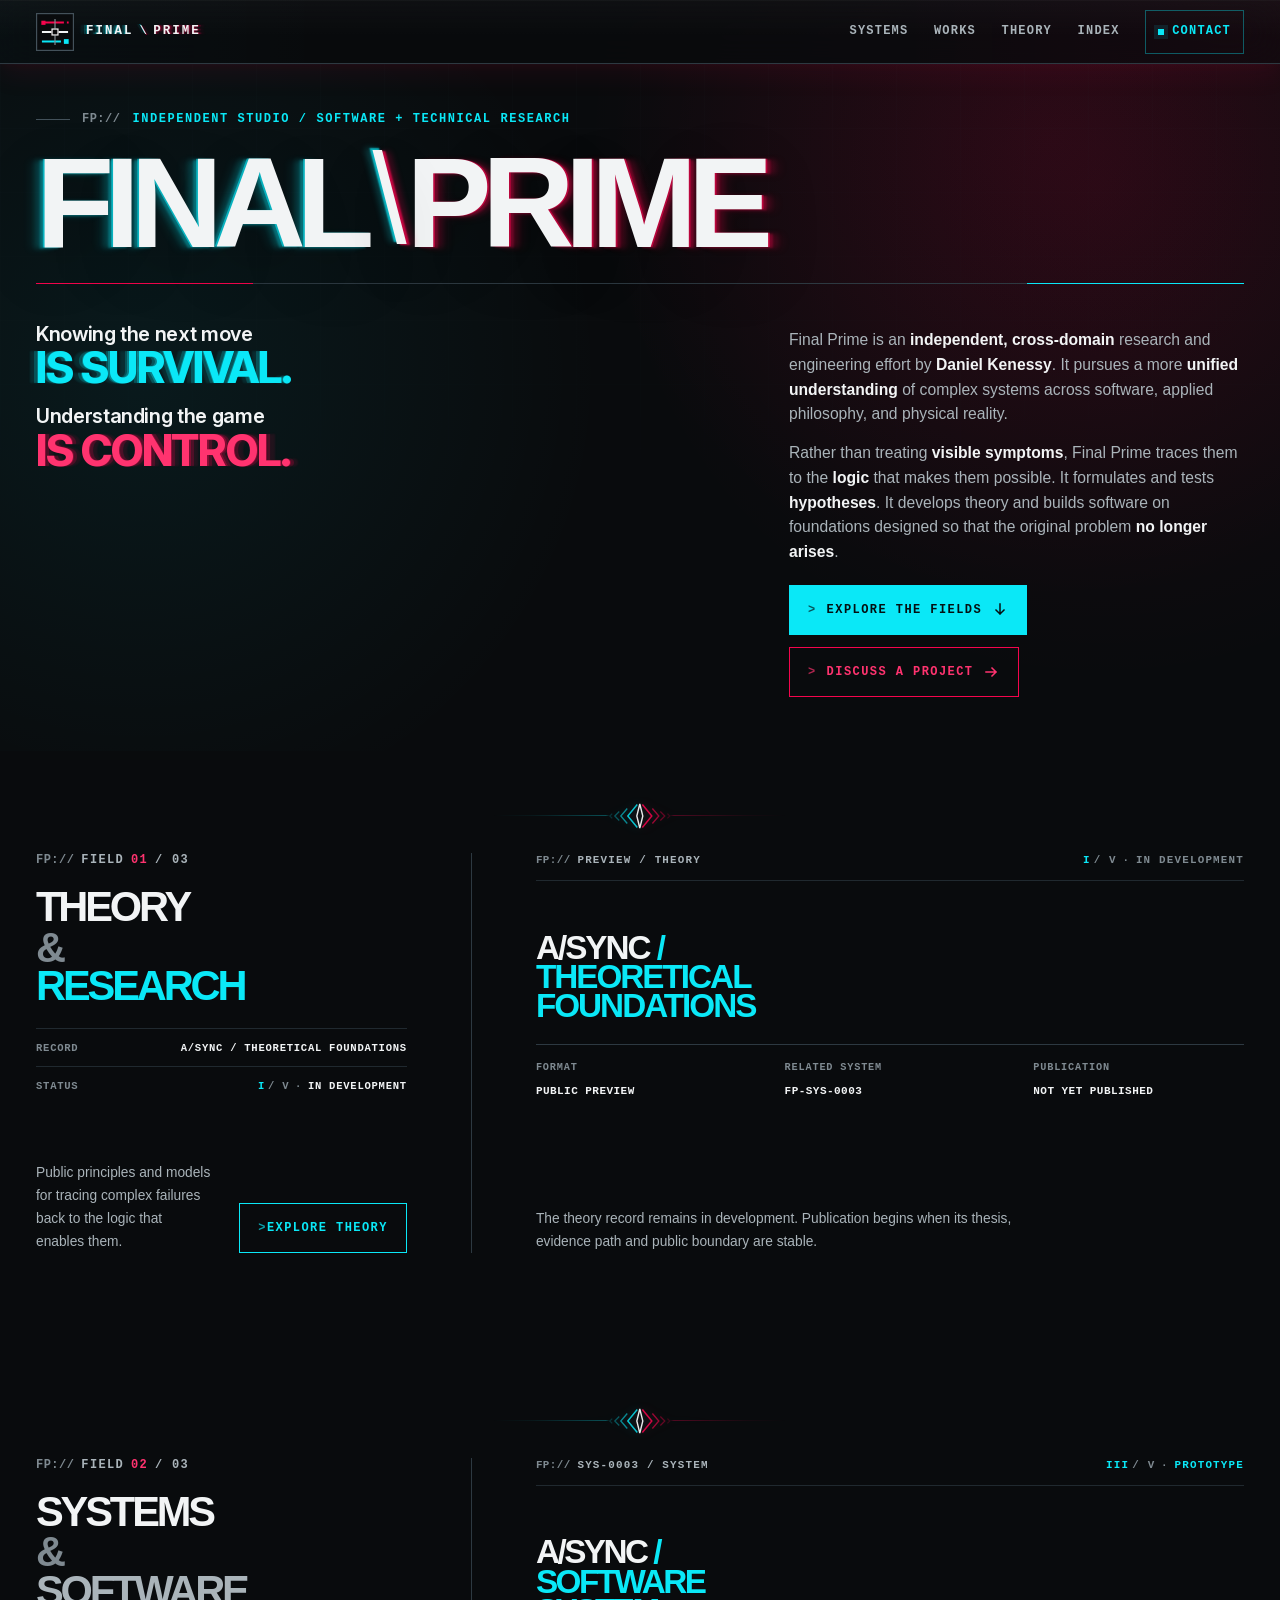
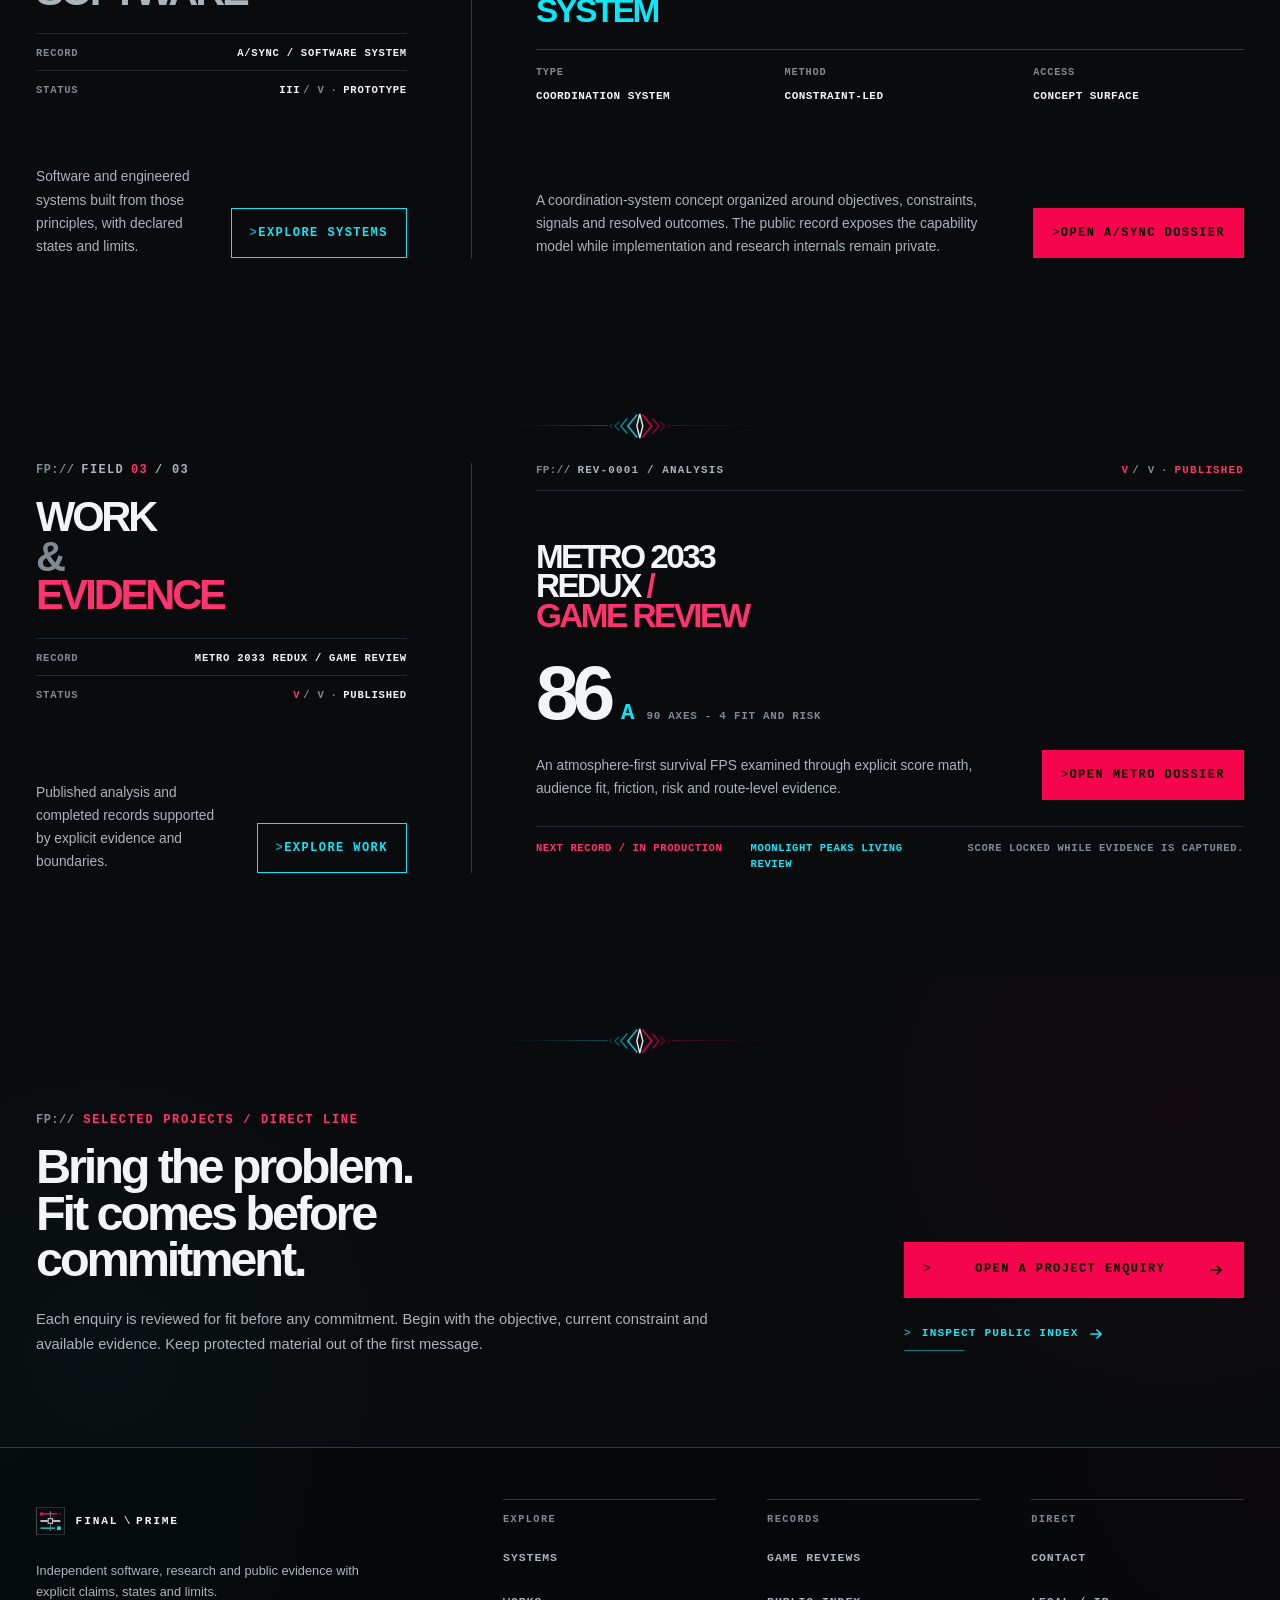
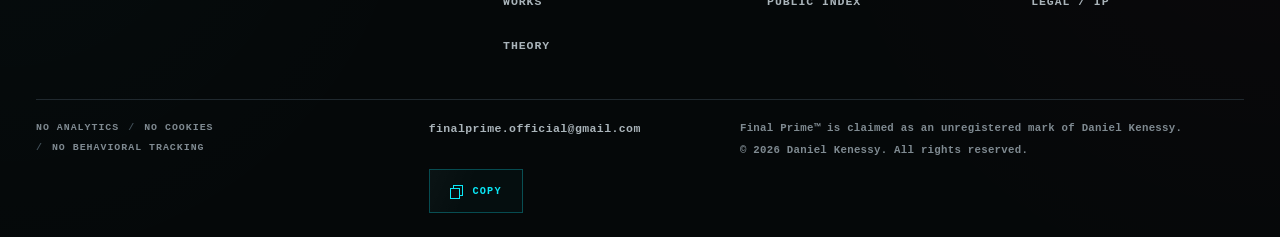
<file: index.html>
<!doctype html>
<html lang="en" class="no-js">
<head>
  <meta charset="utf-8">
  <meta name="viewport" content="width=device-width, initial-scale=1">
  <meta name="description" content="Final Prime develops software, research methods and testable systems by tracing visible failures back to the conditions that create them.">
  <meta name="author" content="Daniel Kenessy">
  <meta name="copyright" content="© 2026 Daniel Kenessy">
  <meta name="robots" content="index,follow,max-image-preview:large">
  <meta name="theme-color" content="#090b0d">
  <meta name="color-scheme" content="dark">
  <meta name="referrer" content="no-referrer">
  <meta http-equiv="Content-Security-Policy" content="default-src 'self'; script-src 'self'; style-src 'self'; img-src 'self' data:; font-src 'self'; media-src 'none'; connect-src 'self'; worker-src 'none'; child-src 'none'; object-src 'none'; frame-src 'none'; form-action 'none'; base-uri 'self'; manifest-src 'self'">
  <link rel="preload" href="/assets/fonts/inter-v4.1/InterVariable.woff2" as="font" type="font/woff2" crossorigin>
  <link rel="stylesheet" href="/assets/signal-glitch.css?v=20260717-6">
  <link rel="canonical" href="https://final-prime.github.io/">
  <link rel="license" href="https://final-prime.github.io/legal/">
  <meta property="og:type" content="website">
  <meta property="og:locale" content="en_US">
  <meta property="og:site_name" content="Final Prime">
  <meta property="og:title" content="Final Prime: Knowing the next move is survival">
  <meta property="og:description" content="Software, research and systems built by tracing visible failures back to the conditions that create them.">
  <meta property="og:url" content="https://final-prime.github.io/">
  <meta property="og:image" content="https://final-prime.github.io/assets/og-cover.png">
  <meta property="og:image:type" content="image/png">
  <meta property="og:image:width" content="1200">
  <meta property="og:image:height" content="630">
  <meta property="og:image:alt" content="Final Prime public surface">
  <meta name="twitter:card" content="summary_large_image">
  <meta name="twitter:title" content="Final Prime: Knowing the next move is survival">
  <meta name="twitter:description" content="Software, research and systems built by tracing visible failures back to the conditions that create them.">
  <meta name="twitter:image" content="https://final-prime.github.io/assets/og-cover.png">
  <meta name="twitter:image:alt" content="Final Prime public surface">
  <title>Final Prime | Software, research and systems</title>
  <link rel="icon" href="/assets/favicon.svg" type="image/svg+xml">
  <link rel="icon" href="/assets/icon-192.png" type="image/png" sizes="192x192">
  <link rel="apple-touch-icon" href="/apple-touch-icon.png" sizes="180x180">
  <link rel="manifest" href="/site.webmanifest">
  <link rel="stylesheet" href="/assets/base.css?v=20260719-8">
  <link rel="stylesheet" href="/assets/hero.css?v=20260724-1">
  <link rel="stylesheet" href="/assets/responsive.css?v=20260717-4">
  <link rel="stylesheet" href="/assets/surface-polish.css?v=20260719-7">
  <link rel="stylesheet" href="/assets/home-v1.css?v=20260724-1">
  <noscript><link rel="stylesheet" href="/assets/no-js.css"></noscript>
  <script src="/assets/app.js?v=20260718-4" defer></script>
  <script src="/assets/scroll-readout.js?v=20260718-2" defer></script>
  <script src="/assets/motto-glitch.js?v=20260718-2" defer></script>
</head>
<body>
  <a class="skip-link" href="#main-content">Skip to content</a>
  <header class="site-header" data-site-header>
    <div class="shell header-inner">
      <a class="brand" href="#top" aria-label="Back to top">
        <img class="brand-mark" src="/assets/mark.svg" width="38" height="38" alt="">
        <span class="brand-name" aria-hidden="true"><span class="brand-word brand-word-final">FINAL</span><span class="brand-divider">\</span><span class="brand-word brand-word-prime">PRIME</span></span>
      </a>
      <button class="menu-toggle" type="button" hidden aria-expanded="false" aria-controls="site-navigation" aria-label="Open primary navigation" data-menu-toggle>
        <span aria-hidden="true"></span>
      </button>
      <nav class="site-nav" id="site-navigation" aria-label="Primary navigation" data-site-nav>
        <a href="/systems/">Systems</a>
        <a href="/works/">Works</a>
        <a href="/thought/">Theory</a>
        <a href="/index/">Index</a>
        <a class="nav-access" href="/contact/"><span class="access-dot" aria-hidden="true"></span>Contact</a>
      </nav>
    </div>
  </header>

  <main id="main-content" tabindex="-1">
    <section class="hero identity-hero" id="top" aria-labelledby="hero-title">
      <div class="shell hero-shell">
        <p class="eyebrow"><span class="eyebrow-protocol" aria-hidden="true">FP://</span><span class="eyebrow-copy">Independent studio / software + <span class="eyebrow-term">technical research</span></span></p>
        <h1 class="hero-wordmark" id="hero-title" aria-label="Final Prime">
          <span class="wordmark-final">FINAL</span>
          <span class="wordmark-divider" aria-hidden="true">\</span>
          <span class="wordmark-prime">PRIME</span>
        </h1>
        <div class="hero-rule" aria-hidden="true"></div>
        <div class="hero-grid">
          <div class="hero-copy">
            <p class="doctrine hero-motto">
              <span>Knowing the next move <strong class="doctrine-cyan"><span class="doctrine-effect" aria-hidden="true">is survival.</span><span class="doctrine-core">is survival.</span></strong></span>
              <span>Understanding the game <strong class="doctrine-fuchsia"><span class="doctrine-effect" aria-hidden="true">is control.</span><span class="doctrine-core">is control.</span></strong></span>
            </p>
          </div>

          <div class="hero-orientation-panel">
            <p class="hero-intro hero-orientation">Final Prime is an <b>independent, cross-domain</b> research and engineering effort by <b>Daniel Kenessy</b>. It pursues a more <b>unified understanding</b> of complex systems across software, applied philosophy, and physical reality.</p>
            <p class="hero-intro hero-method">Rather than treating <b>visible symptoms</b>, Final Prime traces them to the <b>logic</b> that makes them possible. It formulates and tests <b>hypotheses</b>. It develops theory and builds software on foundations designed so that the original problem <b>no longer arises</b>.</p>
            <nav class="hero-actions" aria-label="Primary actions">
              <a class="button button-primary" href="#fields">
                <span class="command-prompt" aria-hidden="true">&gt;</span>
                <span>Explore the fields</span>
                <svg class="button-icon button-icon-down" aria-hidden="true" focusable="false" viewBox="0 0 16 16"><path d="M8 2v10m-4-4 4 4 4-4"/></svg>
              </a>
              <a class="button button-secondary" href="/contact/">
                <span class="command-prompt" aria-hidden="true">&gt;</span>
                <span>Discuss a project</span>
                <svg class="button-icon button-icon-right" aria-hidden="true" focusable="false" viewBox="0 0 16 16"><path d="M2 8h10M8 4l4 4-4 4"/></svg>
              </a>
            </nav>
          </div>
        </div>
      </div>
    </section>

    <div class="field-region" id="fields">
      <section class="section" aria-labelledby="theory-title" data-field-layer="theory">
        <div class="shell field-layer-grid">
          <header class="field-parent">
            <p class="field-index"><span class="sr-only">Field 1 of 3</span><span class="field-index-visual" aria-hidden="true"><span class="field-index-protocol">FP://</span><span>Field</span><strong>01</strong><span>/ 03</span></span></p>
            <h2 id="theory-title">Theory <span><span class="field-joiner">&amp;</span><span class="field-secondary">Research</span></span></h2>
            <dl class="field-parent-meta">
              <div><dt>Record</dt><dd>A/SYNC / Theoretical Foundations</dd></div>
              <div><dt>Status</dt><dd class="field-availability"><span class="sr-only">Stage 1 of 5: In development</span><span class="field-availability-stage" aria-hidden="true"><strong>I</strong><span>/ V</span></span><span class="field-availability-separator" aria-hidden="true">&middot;</span><span class="field-availability-label" aria-hidden="true">In development</span></dd></div>
            </dl>
            <div class="field-parent-intro"><p>Public principles and models for tracing complex failures back to the logic that enables them.</p><a class="button button-secondary" href="/thought/"><span class="command-prompt" aria-hidden="true">&gt;</span><span>Explore theory</span></a></div>
          </header>
          <ol class="field-feature-list" aria-label="Selected theory and research records">
            <li>
              <article class="field-feature field-feature-theory" aria-labelledby="theory-feature-title">
                <div class="field-feature-topline"><span class="field-feature-identity"><span class="field-feature-protocol">FP://</span><span>Preview / Theory</span></span><strong><span class="sr-only">Stage 1 of 5: In development</span><span class="field-feature-state-visual" aria-hidden="true"><span class="field-feature-stage"><b>I</b><span>/ V</span></span><span class="field-feature-state-separator">&middot;</span><span>In development</span></span></strong></div>
                <h3 id="theory-feature-title"><span class="field-title-primary">A/SYNC <span class="field-title-mark">/</span></span> <span class="field-title-accent">Theoretical</span> <span class="field-title-accent">Foundations</span></h3>
                <dl class="field-record-meta">
                  <div><dt>Format</dt><dd>Public preview</dd></div>
                  <div><dt>Related system</dt><dd>FP-SYS-0003</dd></div>
                  <div><dt>Publication</dt><dd>Not yet published</dd></div>
                </dl>
                <div class="field-feature-intro"><p>The theory record remains in development. Publication begins when its thesis, evidence path and public boundary are stable.</p></div>
              </article>
            </li>
          </ol>
        </div>
      </section>

      <section class="section" aria-labelledby="systems-layer-title" data-field-layer="systems">
        <div class="shell field-layer-grid">
          <header class="field-parent">
            <p class="field-index"><span class="sr-only">Field 2 of 3</span><span class="field-index-visual" aria-hidden="true"><span class="field-index-protocol">FP://</span><span>Field</span><strong>02</strong><span>/ 03</span></span></p>
            <h2 id="systems-layer-title">Systems <span><span class="field-joiner">&amp;</span><span class="field-secondary">Software</span></span></h2>
            <dl class="field-parent-meta">
              <div><dt>Record</dt><dd>A/SYNC / Software System</dd></div>
              <div><dt>Status</dt><dd class="field-availability"><span class="sr-only">Stage 3 of 5: Prototype</span><span class="field-availability-stage" aria-hidden="true"><strong>III</strong><span>/ V</span></span><span class="field-availability-separator" aria-hidden="true">&middot;</span><span class="field-availability-label" aria-hidden="true">Prototype</span></dd></div>
            </dl>
            <div class="field-parent-intro"><p>Software and engineered systems built from those principles, with declared states and limits.</p><a class="button button-secondary" href="/systems/"><span class="command-prompt" aria-hidden="true">&gt;</span><span>Explore systems</span></a></div>
          </header>
          <ol class="field-feature-list" aria-label="Selected systems and software records">
            <li>
              <article class="field-feature" id="system-object" aria-labelledby="async-title">
                <div class="field-feature-topline"><span class="field-feature-identity"><span class="field-feature-protocol">FP://</span><span>SYS-0003 / System</span></span><strong><span class="sr-only">Stage 3 of 5: Prototype</span><span class="field-feature-state-visual" aria-hidden="true"><span class="field-feature-stage"><b>III</b><span>/ V</span></span><span class="field-feature-state-separator">&middot;</span><span>Prototype</span></span></strong></div>
                <h3 id="async-title"><span class="field-title-primary">A/SYNC <span class="field-title-mark">/</span></span> <span class="field-title-accent">Software</span> <span class="field-title-accent">System</span></h3>
                <dl class="field-record-meta">
                  <div><dt>Type</dt><dd>Coordination system</dd></div>
                  <div><dt>Method</dt><dd>Constraint-led</dd></div>
                  <div><dt>Access</dt><dd>Concept surface</dd></div>
                </dl>
                <div class="field-feature-intro"><p>A coordination-system concept organized around objectives, constraints, signals and resolved outcomes. The public record exposes the capability model while implementation and research internals remain private.</p><a class="button button-primary" href="/systems/async/"><span class="command-prompt" aria-hidden="true">&gt;</span><span>Open A/SYNC dossier</span></a></div>
              </article>
            </li>
          </ol>
        </div>
      </section>

      <section class="section" aria-labelledby="work-layer-title" data-field-layer="work">
        <div class="shell field-layer-grid">
          <header class="field-parent">
            <p class="field-index"><span class="sr-only">Field 3 of 3</span><span class="field-index-visual" aria-hidden="true"><span class="field-index-protocol">FP://</span><span>Field</span><strong>03</strong><span>/ 03</span></span></p>
            <h2 id="work-layer-title">Work <span><span class="field-joiner">&amp;</span><span class="field-secondary">Evidence</span></span></h2>
            <dl class="field-parent-meta">
              <div><dt>Record</dt><dd>Metro 2033 Redux / Game Review</dd></div>
              <div><dt>Status</dt><dd class="field-availability"><span class="sr-only">Stage 5 of 5: Published</span><span class="field-availability-stage" aria-hidden="true"><strong>V</strong><span>/ V</span></span><span class="field-availability-separator" aria-hidden="true">&middot;</span><span class="field-availability-label" aria-hidden="true">Published</span></dd></div>
            </dl>
            <div class="field-parent-intro"><p>Published analysis and completed records supported by explicit evidence and boundaries.</p><a class="button button-secondary" href="/works/"><span class="command-prompt" aria-hidden="true">&gt;</span><span>Explore work</span></a></div>
          </header>
          <ol class="field-feature-list" aria-label="Selected work and evidence records">
            <li>
              <article class="field-feature field-feature-review" aria-labelledby="metro-title">
                <div class="field-feature-topline"><span class="field-feature-identity"><span class="field-feature-protocol">FP://</span><span>REV-0001 / Analysis</span></span><strong><span class="sr-only">Stage 5 of 5: Published</span><span class="field-feature-state-visual" aria-hidden="true"><span class="field-feature-stage"><b>V</b><span>/ V</span></span><span class="field-feature-state-separator">&middot;</span><span>Published</span></span></strong></div>
                <h3 id="metro-title"><span class="field-title-primary">Metro 2033</span> <span class="field-title-primary">Redux <span class="field-title-mark">/</span></span> <span class="field-title-accent">Game Review</span></h3>
                <div class="field-score" role="group" aria-label="Score 86, grade A, calculated as 90 axes minus 4 fit and risk">
                  <strong>86</strong><span>A</span><small>90 axes - 4 fit and risk</small>
                </div>
                <div class="field-feature-intro"><p>An atmosphere-first survival FPS examined through explicit score math, audience fit, friction, risk and route-level evidence.</p><a class="button button-primary" href="/reviews/metro-2033-redux/"><span class="command-prompt" aria-hidden="true">&gt;</span><span>Open Metro dossier</span></a></div>
                <div class="field-next-record" role="group" aria-label="Next work record"><span class="field-next-record-state">Next record / In production</span><a href="/reviews/moonlight-peaks/">Moonlight Peaks living review</a><span>Score locked while evidence is captured.</span></div>
              </article>
            </li>
          </ol>
        </div>
      </section>
    </div>

    <section class="section closing-section" aria-labelledby="closing-title">
      <div class="shell">
        <div class="closing-route">
          <div class="closing-copy">
            <p class="section-kicker"><span aria-hidden="true">FP://</span> Selected projects / Direct line</p>
            <h2 id="closing-title">Bring the problem. Fit comes before commitment.</h2>
            <p>Each enquiry is reviewed for fit before any commitment. Begin with the objective, current constraint and available evidence. Keep protected material out of the first message.</p>
          </div>
          <div class="closing-actions">
            <a class="button button-primary closing-primary" href="/contact/">
              <span class="command-prompt" aria-hidden="true">&gt;</span>
              <span>Open a project enquiry</span>
              <svg class="button-icon" aria-hidden="true" focusable="false" viewBox="0 0 16 16"><path d="M2 8h10M8 4l4 4-4 4"/></svg>
            </a>
            <a class="closing-secondary" href="/index/">
              <span class="command-prompt" aria-hidden="true">&gt;</span>
              <span>Inspect public index</span>
              <svg aria-hidden="true" focusable="false" viewBox="0 0 16 16"><path d="M2 8h10M8 4l4 4-4 4"/></svg>
            </a>
          </div>
        </div>
      </div>
    </section>
  </main>

  <footer class="site-footer">
    <div class="shell footer-shell">
      <div class="footer-primary">
        <div class="footer-identity">
          <a class="brand footer-brand" href="/" aria-label="Final Prime home">
            <img class="brand-mark" src="/assets/mark.svg" width="32" height="32" alt="">
            <span class="brand-name" aria-hidden="true"><span class="brand-word brand-word-final">FINAL</span><span class="brand-divider">\</span><span class="brand-word brand-word-prime">PRIME</span></span>
          </a>
          <p>Independent software, research and public evidence with explicit claims, states and limits.</p>
        </div>
        <nav class="footer-nav" aria-label="Footer navigation">
          <div class="footer-nav-group">
            <p class="footer-nav-label" id="footer-explore-label">Explore</p>
            <ul aria-labelledby="footer-explore-label"><li><a href="/systems/">Systems</a></li><li><a href="/works/">Works</a></li><li><a href="/thought/">Theory</a></li></ul>
          </div>
          <div class="footer-nav-group">
            <p class="footer-nav-label" id="footer-records-label">Records</p>
            <ul aria-labelledby="footer-records-label"><li><a href="/reviews/">Game Reviews</a></li><li><a href="/index/">Public Index</a></li></ul>
          </div>
          <div class="footer-nav-group">
            <p class="footer-nav-label" id="footer-direct-label">Direct</p>
            <ul aria-labelledby="footer-direct-label"><li><a href="/contact/">Contact</a></li><li><a href="/legal/">Legal / IP</a></li></ul>
          </div>
        </nav>
      </div>
      <div class="footer-rail">
        <p class="footer-trust"><span>No analytics</span><span>No cookies</span><span>No behavioral tracking</span></p>
        <p class="footer-email"><a href="mailto:finalprime.official@gmail.com">finalprime.official@gmail.com</a></p>
        <div class="footer-legal">
          <p>Final Prime™ is claimed as an unregistered mark of Daniel Kenessy.</p>
          <p>© <span data-current-year>2026</span> Daniel Kenessy. All rights reserved.</p>
        </div>
      </div>
    </div>
  </footer>
  <script src="/assets/copy-email.js?v=20260719-1"></script>
</body>
</html>
</file>
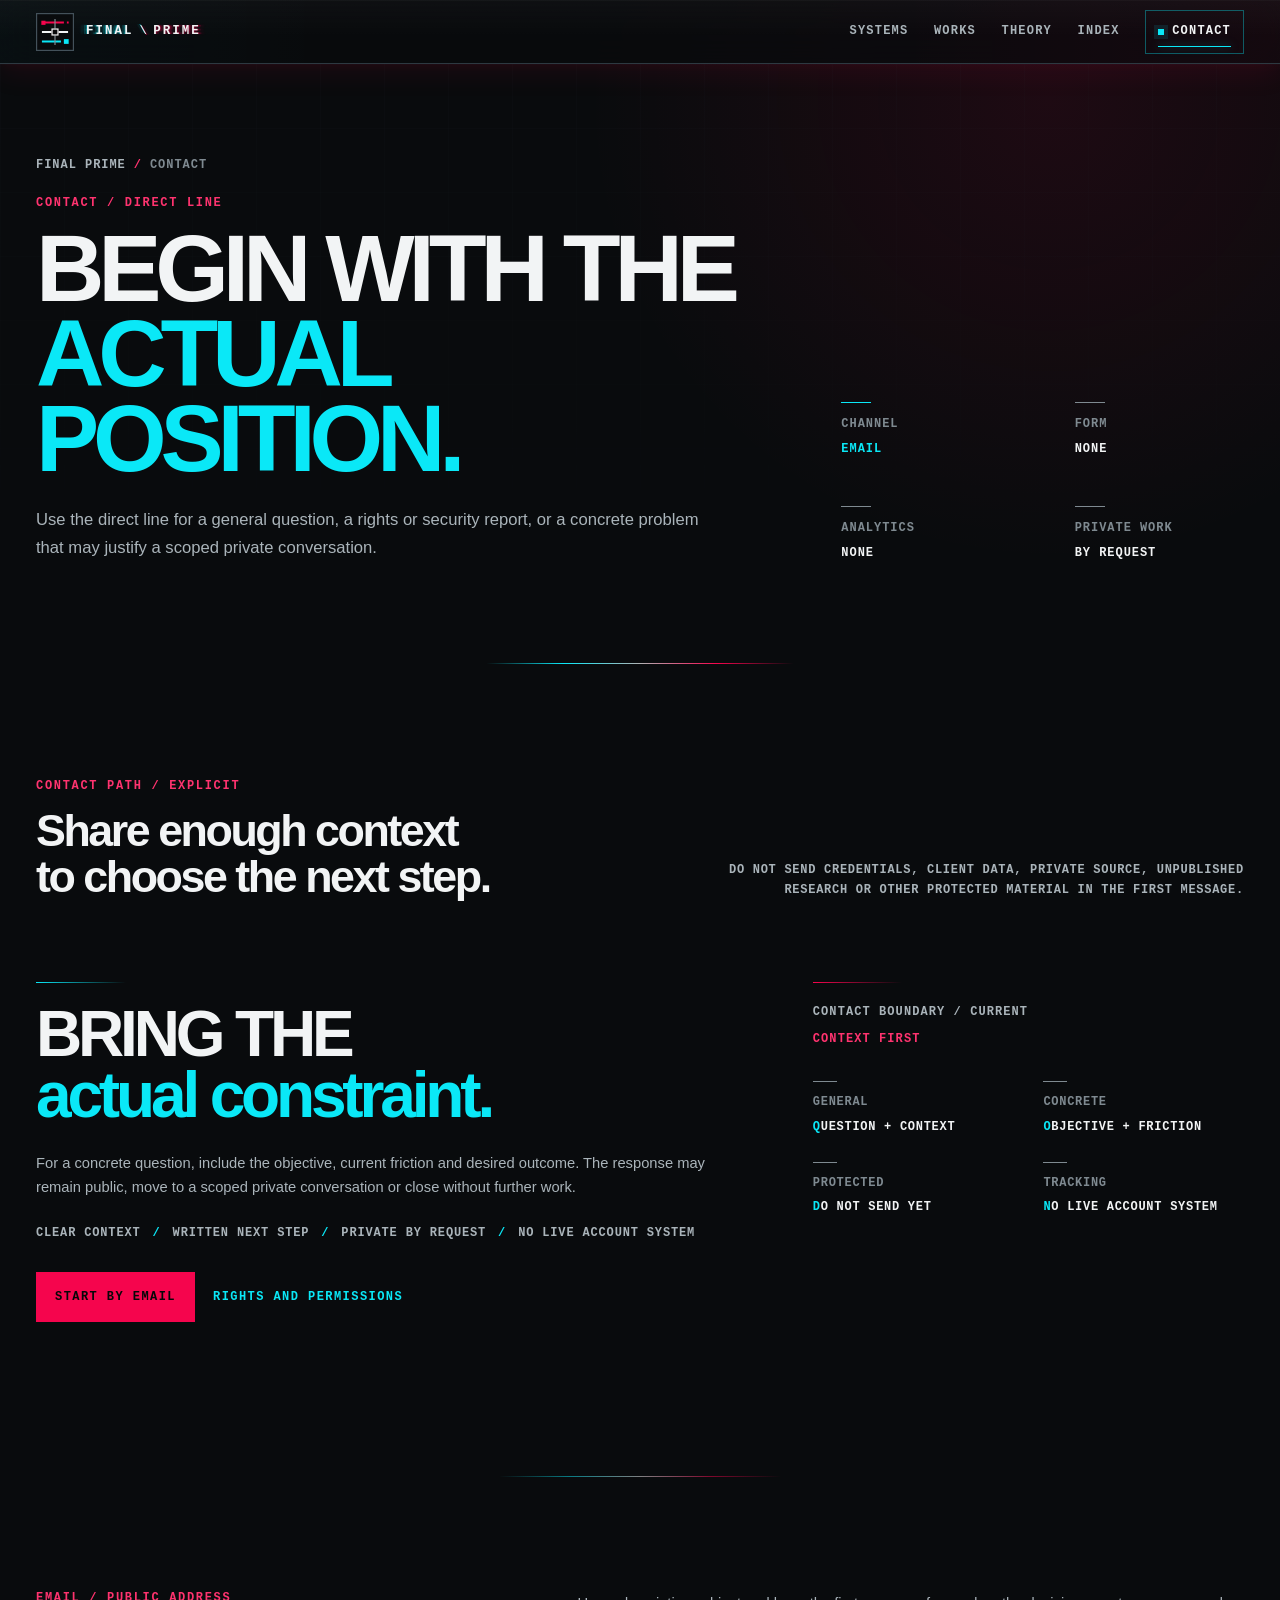
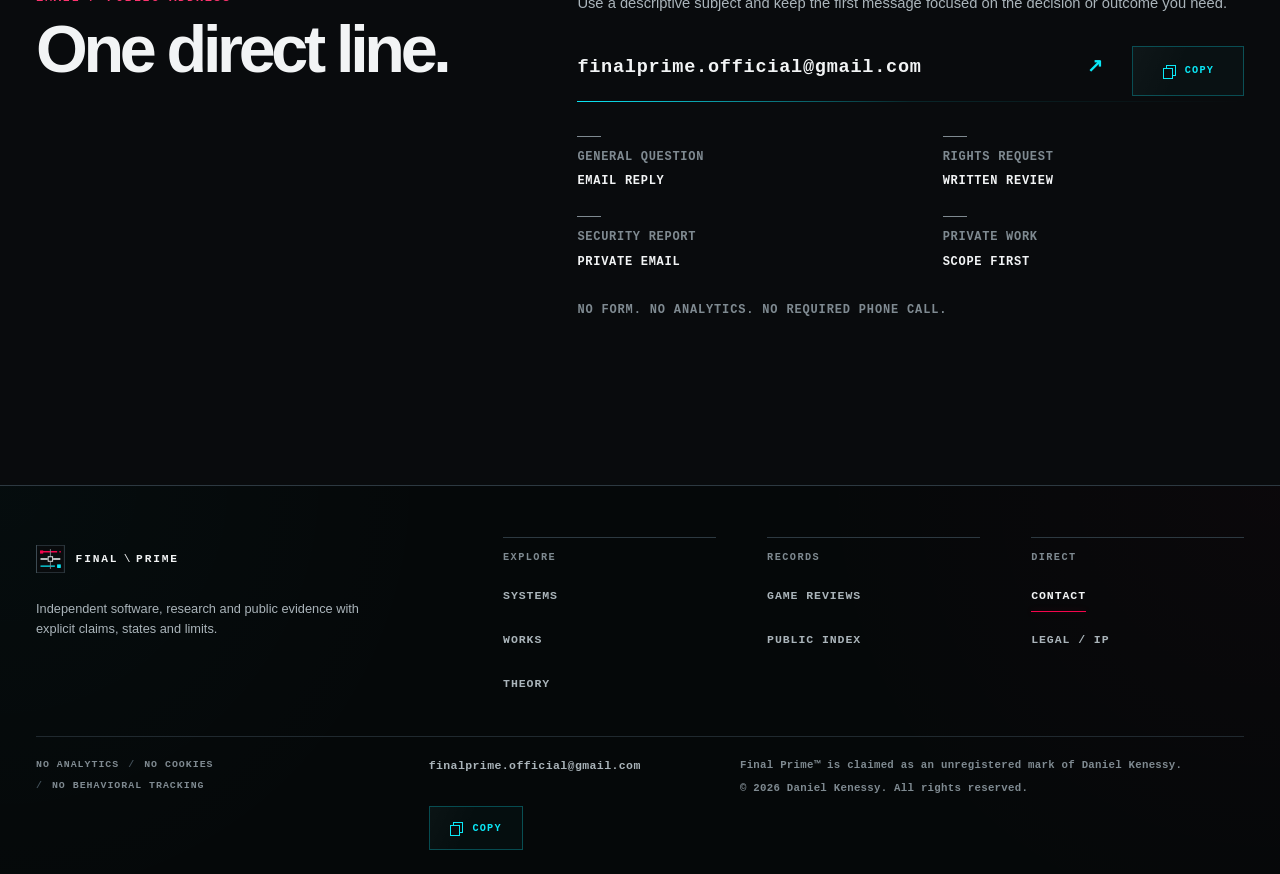
<file: contact/index.html>
<!doctype html>
<html lang="en" class="no-js">
<head>
  <meta charset="utf-8">
  <meta name="viewport" content="width=device-width, initial-scale=1">
  <meta name="description" content="Contact Final Prime for questions, rights or security reports, and scoped private work through a direct no-tracking email path with explicit boundaries.">
  <meta name="author" content="Daniel Kenessy">
  <meta name="copyright" content="© 2026 Daniel Kenessy">
  <meta name="robots" content="index,follow,max-image-preview:large">
  <meta name="theme-color" content="#090b0d">
  <meta name="color-scheme" content="dark">
  <meta name="referrer" content="no-referrer">
  <meta http-equiv="Content-Security-Policy" content="default-src 'self'; script-src 'self'; style-src 'self'; img-src 'self' data:; font-src 'self'; media-src 'none'; connect-src 'self'; worker-src 'none'; child-src 'none'; object-src 'none'; frame-src 'none'; form-action 'none'; base-uri 'self'; manifest-src 'self'">
  <link rel="canonical" href="https://final-prime.github.io/contact/">
  <link rel="license" href="https://final-prime.github.io/legal/">
  <meta property="og:type" content="website"><meta property="og:locale" content="en_US"><meta property="og:site_name" content="Final Prime"><meta property="og:title" content="Contact Final Prime"><meta property="og:description" content="A direct contact path for general questions, rights or security reports, and scoped private work."><meta property="og:url" content="https://final-prime.github.io/contact/"><meta property="og:image" content="https://final-prime.github.io/assets/og-cover.png"><meta property="og:image:type" content="image/png"><meta property="og:image:width" content="1200"><meta property="og:image:height" content="630"><meta property="og:image:alt" content="Final Prime public surface"><meta name="twitter:card" content="summary_large_image"><meta name="twitter:title" content="Contact Final Prime"><meta name="twitter:description" content="A direct contact path for general questions, rights or security reports, and scoped private work."><meta name="twitter:image" content="https://final-prime.github.io/assets/og-cover.png"><meta name="twitter:image:alt" content="Final Prime public surface">
  <title>Contact | Final Prime</title>
  <link rel="icon" href="/assets/favicon.svg" type="image/svg+xml"><link rel="icon" href="/assets/icon-192.png" type="image/png" sizes="192x192"><link rel="apple-touch-icon" href="/apple-touch-icon.png" sizes="180x180"><link rel="manifest" href="/site.webmanifest"><link rel="stylesheet" href="/assets/signal-glitch.css?v=20260717-6"><link rel="stylesheet" href="/assets/base.css?v=20260719-8"><link rel="stylesheet" href="/assets/catalog.css"><link rel="stylesheet" href="/assets/responsive.css?v=20260717-4"><link rel="stylesheet" href="/assets/surface-polish.css?v=20260719-7"><link rel="stylesheet" href="/assets/contact-index.css?v=20260719-2"><noscript><link rel="stylesheet" href="/assets/no-js.css"></noscript><script src="/assets/app.js?v=20260718-4" defer></script>
  <script src="/assets/scroll-readout.js?v=20260718-2" defer></script>
</head>
<body class="contact-index">
  <a class="skip-link" href="#main-content">Skip to content</a>
  <header class="site-header" data-site-header><div class="shell header-inner"><a class="brand" href="/" aria-label="Final Prime home"><img class="brand-mark" src="/assets/mark.svg" width="38" height="38" alt=""><span class="brand-name" aria-hidden="true"><span class="brand-word brand-word-final">FINAL</span><span class="brand-divider">\</span><span class="brand-word brand-word-prime">PRIME</span></span></a><button class="menu-toggle" type="button" hidden aria-expanded="false" aria-controls="site-navigation" aria-label="Open primary navigation" data-menu-toggle><span aria-hidden="true"></span></button><nav class="site-nav" id="site-navigation" aria-label="Primary navigation" data-site-nav><a href="/systems/">Systems</a><a href="/works/">Works</a><a href="/thought/">Theory</a><a href="/index/">Index</a><a class="nav-access" href="/contact/" aria-current="page"><span class="access-dot" aria-hidden="true"></span>Contact</a></nav></div></header>
  <main class="catalog-main" id="main-content" tabindex="-1">
    <section class="catalog-hero" aria-labelledby="contact-page-title"><div class="shell catalog-hero-grid"><div><nav class="page-context" aria-label="Breadcrumb"><a href="/">Final Prime</a><span aria-hidden="true">/</span><span aria-current="page">Contact</span></nav><p class="section-kicker">Contact / Direct line</p><h1 id="contact-page-title">Begin with the <span>actual position.</span></h1><p class="catalog-intro">Use the direct line for a general question, a rights or security report, or a concrete problem that may justify a scoped private conversation.</p></div><dl class="catalog-meta"><div class="current"><dt>Channel</dt><dd>Email</dd></div><div><dt>Form</dt><dd>None</dd></div><div><dt>Analytics</dt><dd>None</dd></div><div><dt>Private work</dt><dd>By request</dd></div></dl></div></section>
    <section class="catalog-section" aria-labelledby="contact-path-title"><div class="shell"><header class="section-head"><div><p class="section-kicker">Contact path / Explicit</p><h2 id="contact-path-title">Share enough context to choose the next step.</h2></div><p class="section-note">Do not send credentials, client data, private source, unpublished research or other protected material in the first message.</p></header><div class="access-layout"><article class="access-copy"><h3>Bring the <em>actual constraint.</em></h3><p>For a concrete question, include the objective, current friction and desired outcome. The response may remain public, move to a scoped private conversation or close without further work.</p><div class="access-benefits" role="list" aria-label="Contact principles"><span role="listitem">Clear context</span><span role="listitem">Written next step</span><span role="listitem">Private by request</span><span role="listitem">No live account system</span></div><div class="hero-actions"><a class="button button-primary" href="mailto:finalprime.official@gmail.com?subject=Final%20Prime%20enquiry">Start by email</a><a class="button button-secondary" href="/legal/">Rights and permissions</a></div></article><div class="private-boundary-card" role="group" aria-labelledby="contact-boundary-title"><div class="tracking-topline"><span>CONTACT BOUNDARY / CURRENT</span><strong id="contact-boundary-title">Context first</strong></div><dl><div><dt>General</dt><dd>Question + context</dd></div><div><dt>Concrete</dt><dd>Objective + friction</dd></div><div><dt>Protected</dt><dd>Do not send yet</dd></div><div><dt>Tracking</dt><dd>No live account system</dd></div></dl></div></div><section class="contact-section" aria-labelledby="direct-email-title"><div class="contact-layout"><div><p class="section-kicker">Email / Public address</p><h2 id="direct-email-title">One direct line.</h2></div><div class="contact-copy"><p>Use a descriptive subject and keep the first message focused on the decision or outcome you need.</p><a class="contact-link" href="mailto:finalprime.official@gmail.com?subject=Final%20Prime%20enquiry"><span>finalprime.official@gmail.com</span><span aria-hidden="true">↗</span></a><dl class="contact-routing" aria-label="Contact routing guidance"><div><dt>General question</dt><dd>Email reply</dd></div><div><dt>Rights request</dt><dd>Written review</dd></div><div><dt>Security report</dt><dd>Private email</dd></div><div><dt>Private work</dt><dd>Scope first</dd></div></dl><p class="contact-note">No form. No analytics. No required phone call.</p></div></div></section></div></section>
  </main>
  <footer class="site-footer"><div class="shell footer-shell"><div class="footer-primary"><div class="footer-identity"><a class="brand footer-brand" href="/" aria-label="Final Prime home"><img class="brand-mark" src="/assets/mark.svg" width="32" height="32" alt=""><span class="brand-name" aria-hidden="true"><span class="brand-word brand-word-final">FINAL</span><span class="brand-divider">\</span><span class="brand-word brand-word-prime">PRIME</span></span></a><p>Independent software, research and public evidence with explicit claims, states and limits.</p></div><nav class="footer-nav" aria-label="Footer navigation"><div class="footer-nav-group"><p class="footer-nav-label" id="footer-explore-label">Explore</p><ul aria-labelledby="footer-explore-label"><li><a href="/systems/">Systems</a></li><li><a href="/works/">Works</a></li><li><a href="/thought/">Theory</a></li></ul></div><div class="footer-nav-group"><p class="footer-nav-label" id="footer-records-label">Records</p><ul aria-labelledby="footer-records-label"><li><a href="/reviews/">Game Reviews</a></li><li><a href="/index/">Public Index</a></li></ul></div><div class="footer-nav-group"><p class="footer-nav-label" id="footer-direct-label">Direct</p><ul aria-labelledby="footer-direct-label"><li><a href="/contact/" aria-current="page">Contact</a></li><li><a href="/legal/">Legal / IP</a></li></ul></div></nav></div><div class="footer-rail"><p class="footer-trust"><span>No analytics</span><span>No cookies</span><span>No behavioral tracking</span></p><p class="footer-email"><a href="mailto:finalprime.official@gmail.com">finalprime.official@gmail.com</a></p><div class="footer-legal"><p>Final Prime™ is claimed as an unregistered mark of Daniel Kenessy.</p><p>© <span data-current-year>2026</span> Daniel Kenessy. All rights reserved.</p></div></div></div></footer>
  <script src="/assets/copy-email.js?v=20260719-1"></script>
</body>
</html>
</file>
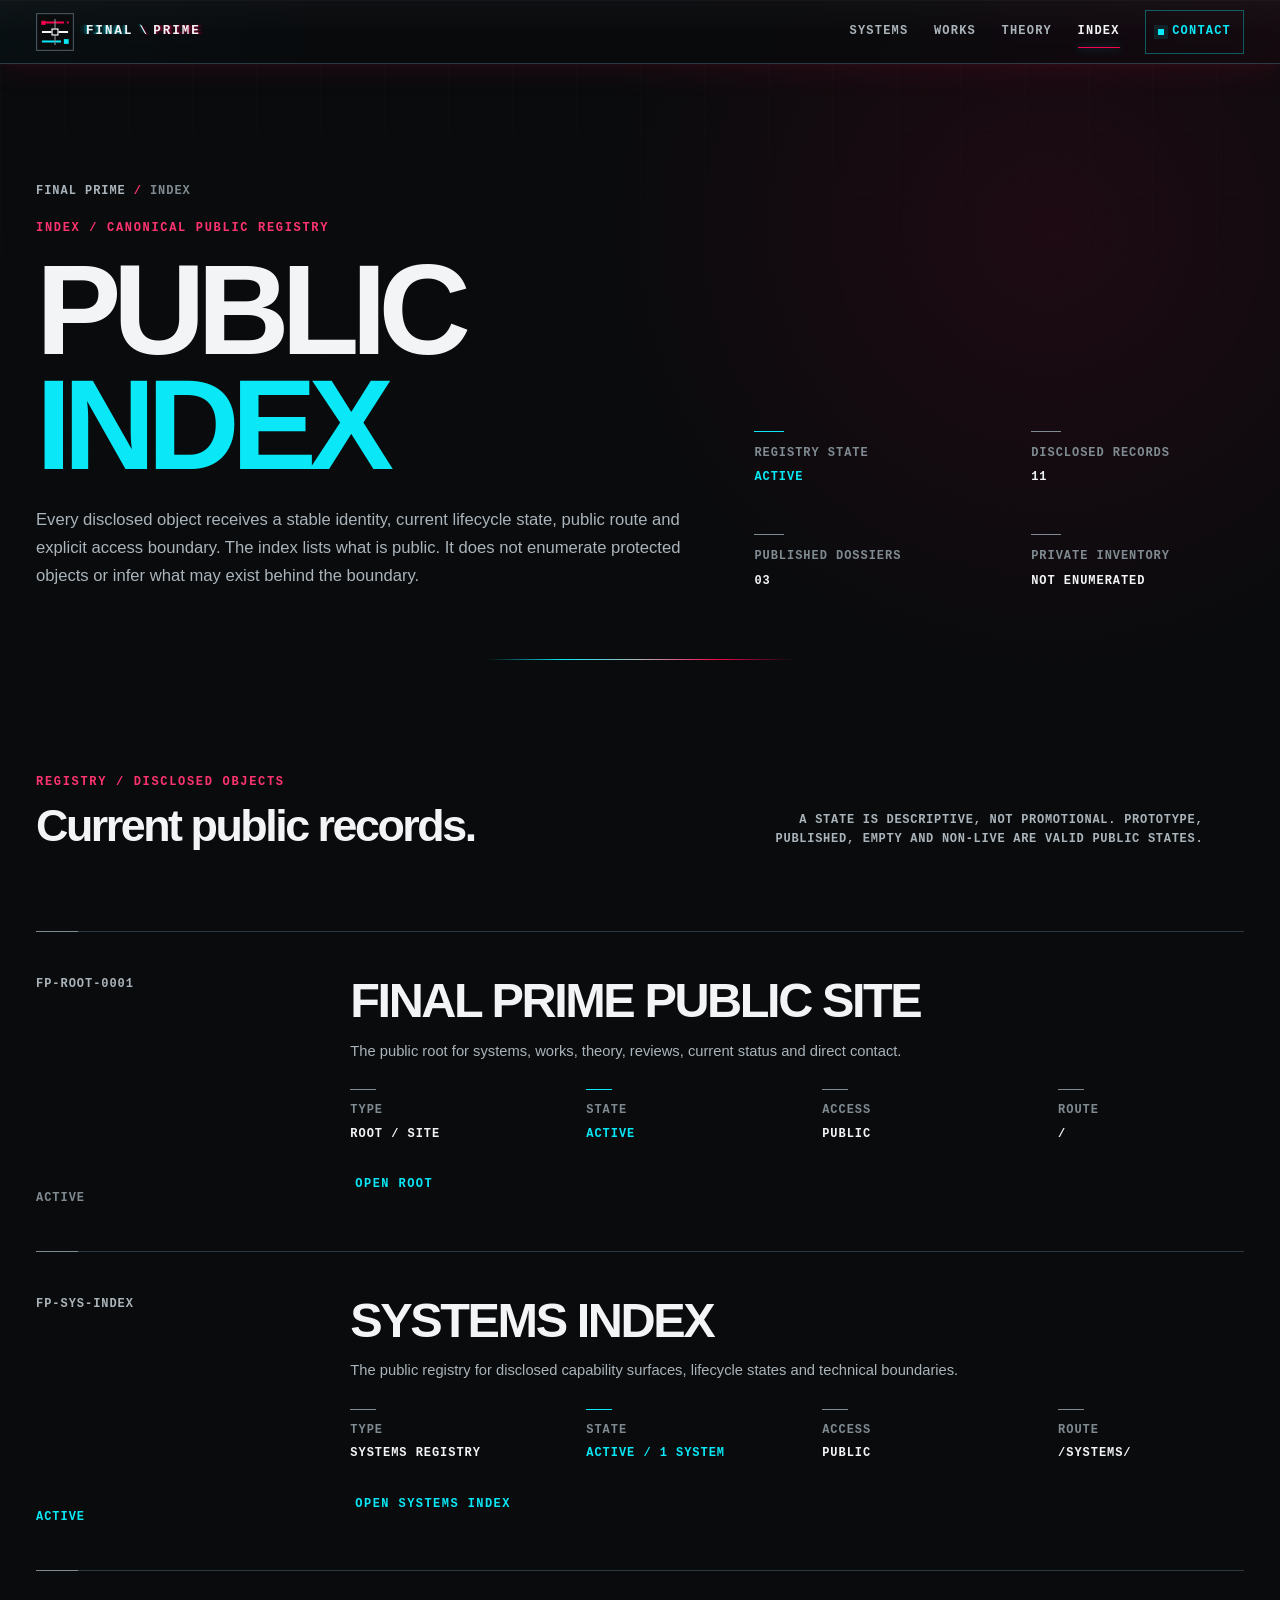
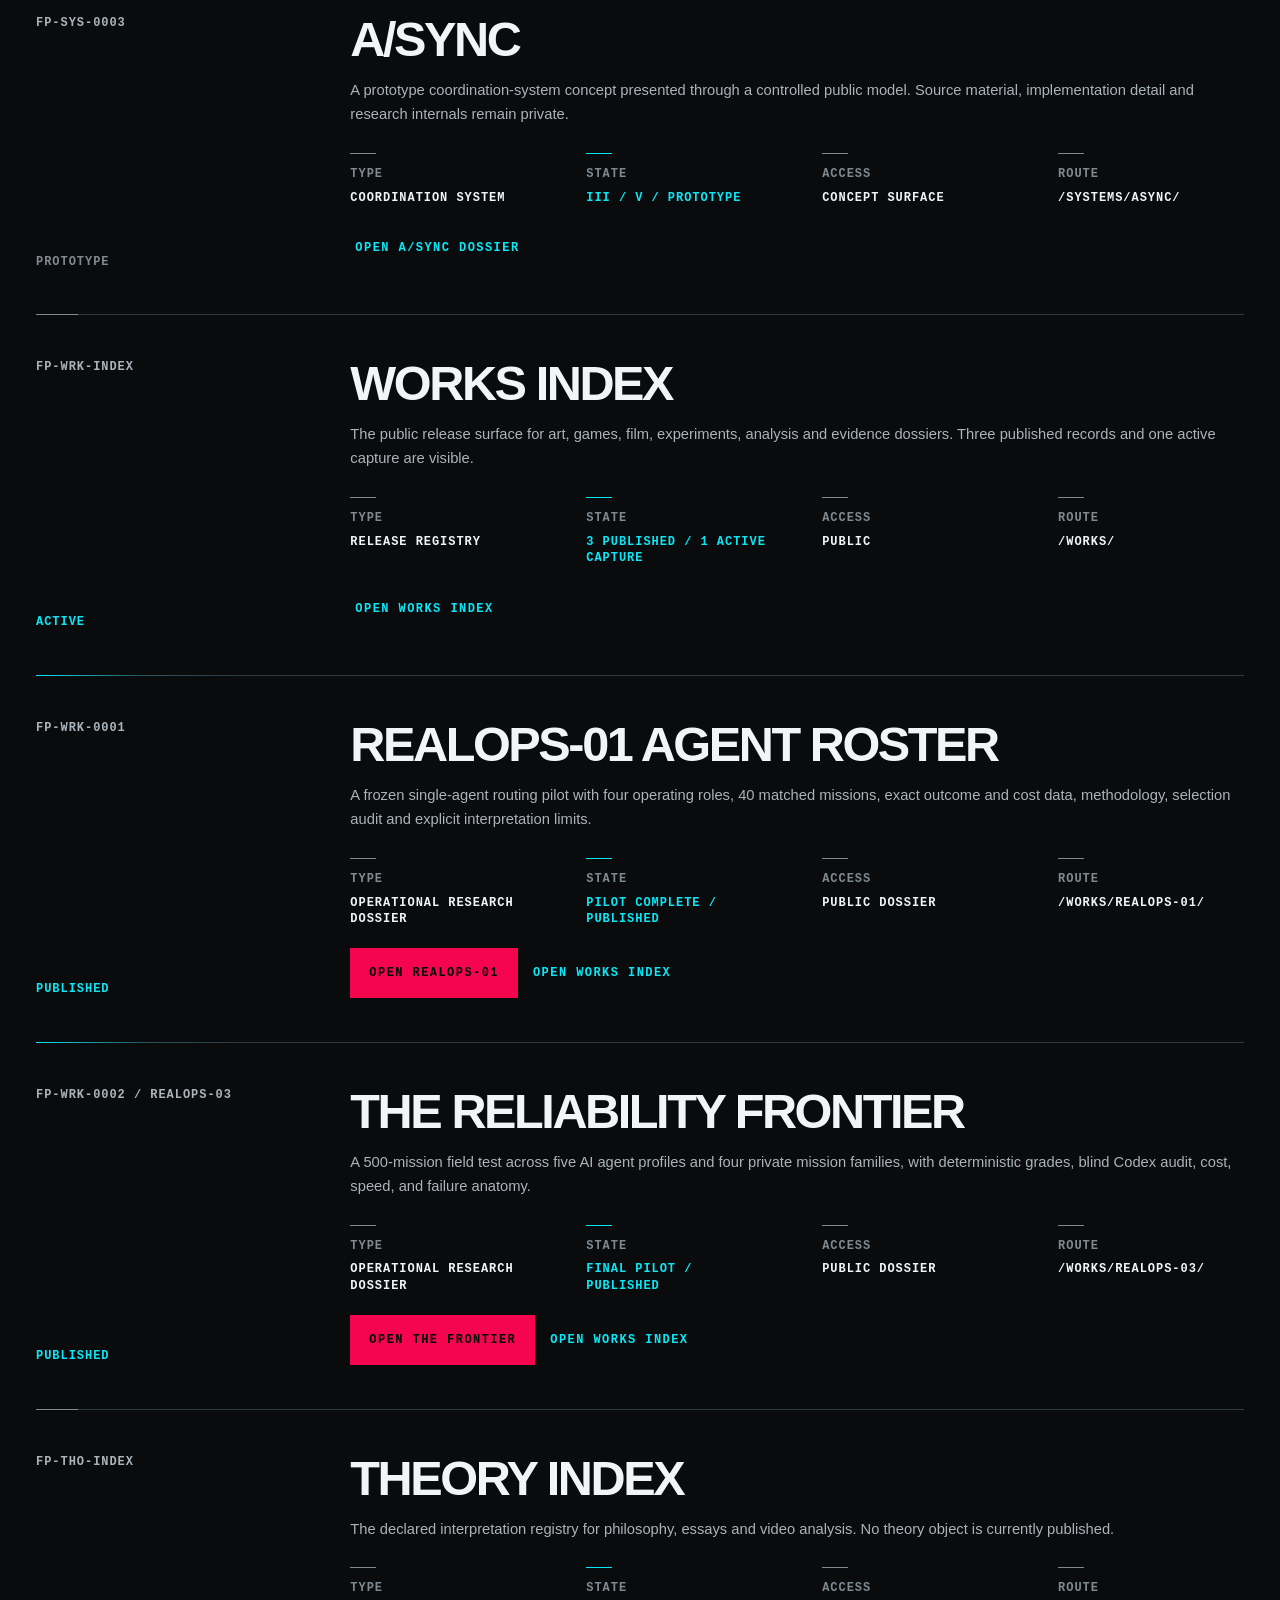
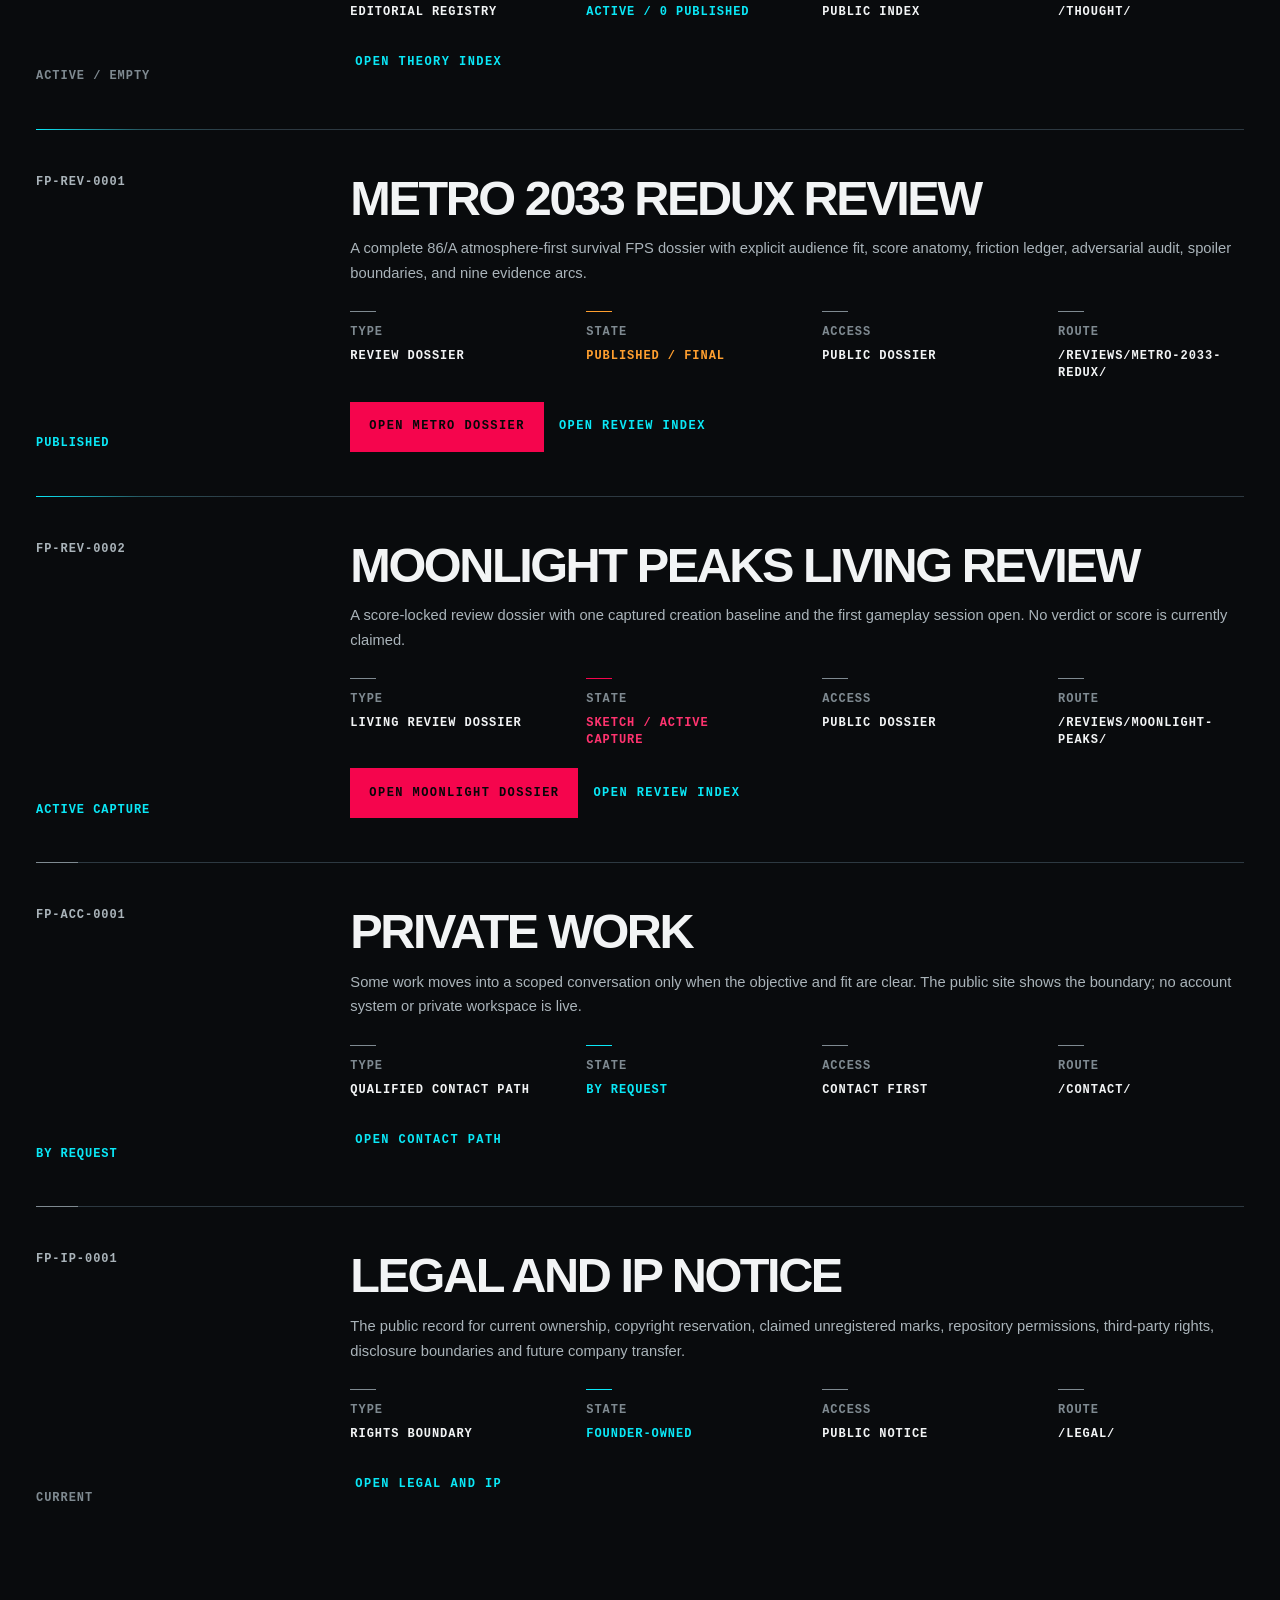
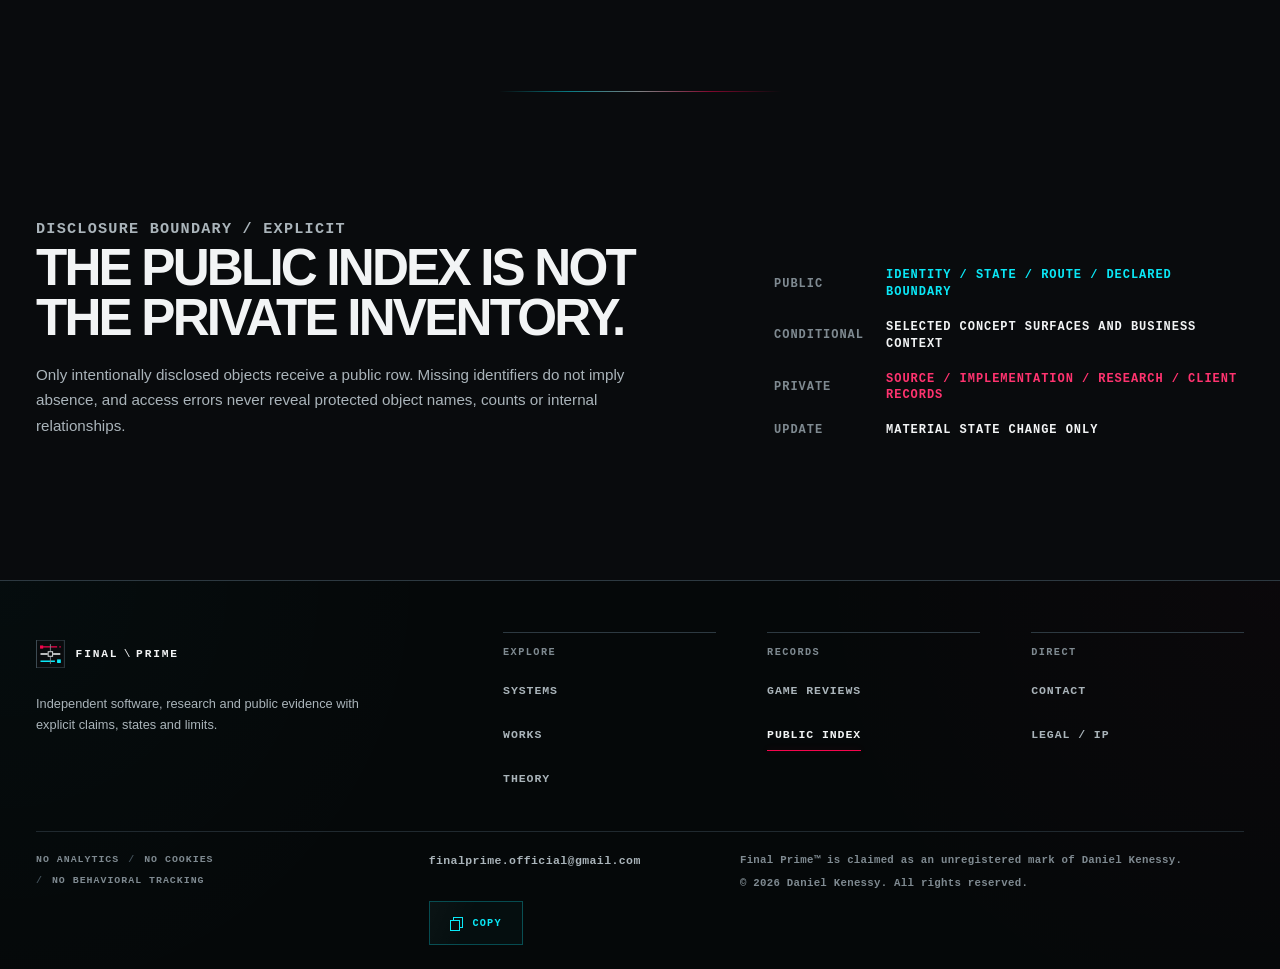
<file: index/index.html>
<!doctype html>
<html lang="en" class="no-js">
<head>
  <meta charset="utf-8">
  <meta name="viewport" content="width=device-width, initial-scale=1">
  <meta name="description" content="The Final Prime Public Index is the canonical registry of disclosed systems, theory, published reviews, works surfaces, access states, and rights boundaries.">
  <meta name="author" content="Daniel Kenessy">
  <meta name="copyright" content="© 2026 Daniel Kenessy">
  <meta name="robots" content="index,follow,max-image-preview:large">
  <meta name="theme-color" content="#090b0d">
  <meta name="color-scheme" content="dark">
  <meta name="referrer" content="no-referrer">
  <meta http-equiv="Content-Security-Policy" content="default-src 'self'; script-src 'self'; style-src 'self'; img-src 'self' data:; font-src 'self'; media-src 'none'; connect-src 'self'; worker-src 'none'; child-src 'none'; object-src 'none'; frame-src 'none'; form-action 'none'; base-uri 'self'; manifest-src 'self'">
  <link rel="stylesheet" href="/assets/signal-glitch.css?v=20260717-6">
  <noscript><link rel="stylesheet" href="/assets/no-js.css"></noscript>
  <link rel="canonical" href="https://final-prime.github.io/index/">
  <link rel="license" href="https://final-prime.github.io/legal/">
  <meta property="og:type" content="website"><meta property="og:locale" content="en_US"><meta property="og:site_name" content="Final Prime"><meta property="og:title" content="Final Prime Public Index: Canonical disclosed objects"><meta property="og:description" content="A public registry of disclosed objects, states, routes, rights, and access boundaries."><meta property="og:url" content="https://final-prime.github.io/index/"><meta property="og:image" content="https://final-prime.github.io/assets/og-cover.png"><meta property="og:image:type" content="image/png"><meta property="og:image:width" content="1200"><meta property="og:image:height" content="630"><meta property="og:image:alt" content="Final Prime public surface"><meta name="twitter:card" content="summary_large_image"><meta name="twitter:title" content="Final Prime Public Index: Canonical disclosed objects"><meta name="twitter:description" content="A public registry of disclosed objects, states, routes, rights, and access boundaries."><meta name="twitter:image" content="https://final-prime.github.io/assets/og-cover.png"><meta name="twitter:image:alt" content="Final Prime public surface">
  <title>Public Index | Final Prime</title>
  <link rel="icon" href="/assets/favicon.svg" type="image/svg+xml"><link rel="icon" href="/assets/icon-192.png" type="image/png" sizes="192x192"><link rel="apple-touch-icon" href="/apple-touch-icon.png" sizes="180x180"><link rel="manifest" href="/site.webmanifest"><link rel="stylesheet" href="/assets/base.css?v=20260719-8"><link rel="stylesheet" href="/assets/responsive.css?v=20260717-4"><link rel="stylesheet" href="/assets/catalog.css"><link rel="stylesheet" href="/assets/surface-polish.css?v=20260719-7"><link rel="stylesheet" href="/assets/public-index.css?v=20260724-1"><script src="/assets/app.js?v=20260718-4" defer></script>
  <script src="/assets/scroll-readout.js?v=20260718-2" defer></script>
</head>
<body class="public-index">
  <a class="skip-link" href="#main-content">Skip to content</a>
  <header class="site-header" data-site-header><div class="shell header-inner"><a class="brand" href="/" aria-label="Final Prime home"><img class="brand-mark" src="/assets/mark.svg" width="38" height="38" alt=""><span class="brand-name" aria-hidden="true"><span class="brand-word brand-word-final">FINAL</span><span class="brand-divider">\</span><span class="brand-word brand-word-prime">PRIME</span></span></a><button class="menu-toggle" type="button" hidden aria-expanded="false" aria-controls="site-navigation" aria-label="Open primary navigation" data-menu-toggle><span aria-hidden="true"></span></button><nav class="site-nav" id="site-navigation" aria-label="Primary navigation" data-site-nav><a href="/systems/">Systems</a><a href="/works/">Works</a><a href="/thought/">Theory</a><a href="/index/" aria-current="page">Index</a><a class="nav-access" href="/contact/"><span class="access-dot" aria-hidden="true"></span>Contact</a></nav></div></header>
  <main class="catalog-main" id="main-content" tabindex="-1">
    <section class="catalog-hero" aria-labelledby="public-index-title"><div class="shell catalog-hero-grid"><div><nav class="page-context" aria-label="Breadcrumb"><a href="/">Final Prime</a><span aria-hidden="true">/</span><span aria-current="page">Index</span></nav><p class="section-kicker">Index / Canonical public registry</p><h1 id="public-index-title">Public <span>Index</span></h1><p class="catalog-intro">Every disclosed object receives a stable identity, current lifecycle state, public route and explicit access boundary. The index lists what is public. It does not enumerate protected objects or infer what may exist behind the boundary.</p></div><dl class="catalog-meta"><div class="current"><dt>Registry state</dt><dd>Active</dd></div><div><dt>Disclosed records</dt><dd>11</dd></div><div><dt>Published dossiers</dt><dd>03</dd></div><div><dt>Private inventory</dt><dd>Not enumerated</dd></div></dl></div></section>
    <section class="catalog-section" aria-labelledby="registry-title"><div class="shell"><header class="section-head"><div><p class="section-kicker">Registry / Disclosed objects</p><h2 id="registry-title">Current public records.</h2></div><p class="section-note">A state is descriptive, not promotional. Prototype, published, empty and non-live are valid public states.</p></header><div class="registry-list">
      <article class="registry-card"><header class="registry-head"><span>FP-ROOT-0001</span><strong>Active</strong></header><div class="registry-body"><h2>Final Prime public site</h2><p>The public root for systems, works, theory, reviews, current status and direct contact.</p><dl class="registry-data"><div class="registry-cell"><dt>Type</dt><dd>Root / site</dd></div><div class="registry-cell state"><dt>State</dt><dd>Active</dd></div><div class="registry-cell"><dt>Access</dt><dd>Public</dd></div><div class="registry-cell"><dt>Route</dt><dd>/</dd></div></dl><div class="registry-actions"><a class="button button-secondary" href="/">Open root</a></div></div></article>
      <article class="registry-card"><header class="registry-head"><span>FP-SYS-INDEX</span><strong>Active</strong></header><div class="registry-body"><h2>Systems Index</h2><p>The public registry for disclosed capability surfaces, lifecycle states and technical boundaries.</p><dl class="registry-data"><div class="registry-cell"><dt>Type</dt><dd>Systems registry</dd></div><div class="registry-cell state"><dt>State</dt><dd>Active / 1 system</dd></div><div class="registry-cell"><dt>Access</dt><dd>Public</dd></div><div class="registry-cell"><dt>Route</dt><dd>/systems/</dd></div></dl><div class="registry-actions"><a class="button button-secondary" href="/systems/">Open Systems Index</a></div></div></article>
      <article class="registry-card"><header class="registry-head"><span>FP-SYS-0003</span><strong>Prototype</strong></header><div class="registry-body"><h2>A/SYNC</h2><p>A prototype coordination-system concept presented through a controlled public model. Source material, implementation detail and research internals remain private.</p><dl class="registry-data"><div class="registry-cell"><dt>Type</dt><dd>Coordination system</dd></div><div class="registry-cell state"><dt>State</dt><dd>III / V / Prototype</dd></div><div class="registry-cell"><dt>Access</dt><dd>Concept surface</dd></div><div class="registry-cell"><dt>Route</dt><dd>/systems/async/</dd></div></dl><div class="registry-actions"><a class="button button-secondary" href="/systems/async/">Open A/SYNC dossier</a></div></div></article>
      <article class="registry-card"><header class="registry-head"><span>FP-WRK-INDEX</span><strong>Active</strong></header><div class="registry-body"><h2>Works Index</h2><p>The public release surface for art, games, film, experiments, analysis and evidence dossiers. Three published records and one active capture are visible.</p><dl class="registry-data"><div class="registry-cell"><dt>Type</dt><dd>Release registry</dd></div><div class="registry-cell state"><dt>State</dt><dd>3 published / 1 active capture</dd></div><div class="registry-cell"><dt>Access</dt><dd>Public</dd></div><div class="registry-cell"><dt>Route</dt><dd>/works/</dd></div></dl><div class="registry-actions"><a class="button button-secondary" href="/works/">Open Works Index</a></div></div></article>
      <article class="registry-card surface-current record-realops"><header class="registry-head"><span>FP-WRK-0001</span><strong>Published</strong></header><div class="registry-body"><h2>REALOPS-01 Agent Roster</h2><p>A frozen single-agent routing pilot with four operating roles, 40 matched missions, exact outcome and cost data, methodology, selection audit and explicit interpretation limits.</p><dl class="registry-data"><div class="registry-cell"><dt>Type</dt><dd>Operational research dossier</dd></div><div class="registry-cell state"><dt>State</dt><dd>Pilot complete / published</dd></div><div class="registry-cell"><dt>Access</dt><dd>Public dossier</dd></div><div class="registry-cell"><dt>Route</dt><dd>/works/realops-01/</dd></div></dl><div class="registry-actions"><a class="button button-primary" href="/works/realops-01/">Open REALOPS-01</a><a class="button button-secondary" href="/works/">Open Works Index</a></div></div></article>
      <article class="registry-card surface-current record-realops"><header class="registry-head"><span>FP-WRK-0002 / REALOPS-03</span><strong>Published</strong></header><div class="registry-body"><h2>The Reliability Frontier</h2><p>A 500-mission field test across five AI agent profiles and four private mission families, with deterministic grades, blind Codex audit, cost, speed, and failure anatomy.</p><dl class="registry-data"><div class="registry-cell"><dt>Type</dt><dd>Operational research dossier</dd></div><div class="registry-cell state"><dt>State</dt><dd>Final pilot / published</dd></div><div class="registry-cell"><dt>Access</dt><dd>Public dossier</dd></div><div class="registry-cell"><dt>Route</dt><dd>/works/realops-03/</dd></div></dl><div class="registry-actions"><a class="button button-primary" href="/works/realops-03/">Open the frontier</a><a class="button button-secondary" href="/works/">Open Works Index</a></div></div></article>
      <article class="registry-card"><header class="registry-head"><span>FP-THO-INDEX</span><strong>Active / empty</strong></header><div class="registry-body"><h2>Theory Index</h2><p>The declared interpretation registry for philosophy, essays and video analysis. No theory object is currently published.</p><dl class="registry-data"><div class="registry-cell"><dt>Type</dt><dd>Editorial registry</dd></div><div class="registry-cell state"><dt>State</dt><dd>Active / 0 published</dd></div><div class="registry-cell"><dt>Access</dt><dd>Public index</dd></div><div class="registry-cell"><dt>Route</dt><dd>/thought/</dd></div></dl><div class="registry-actions"><a class="button button-secondary" href="/thought/">Open Theory Index</a></div></div></article>
      <article class="registry-card surface-current record-metro"><header class="registry-head"><span>FP-REV-0001</span><strong>Published</strong></header><div class="registry-body"><h2>Metro 2033 Redux review</h2><p>A complete 86/A atmosphere-first survival FPS dossier with explicit audience fit, score anatomy, friction ledger, adversarial audit, spoiler boundaries, and nine evidence arcs.</p><dl class="registry-data"><div class="registry-cell"><dt>Type</dt><dd>Review dossier</dd></div><div class="registry-cell state"><dt>State</dt><dd>Published / final</dd></div><div class="registry-cell"><dt>Access</dt><dd>Public dossier</dd></div><div class="registry-cell"><dt>Route</dt><dd>/reviews/metro-2033-redux/</dd></div></dl><div class="registry-actions"><a class="button button-primary" href="/reviews/metro-2033-redux/">Open Metro dossier</a><a class="button button-secondary" href="/reviews/">Open review index</a></div></div></article>
      <article class="registry-card surface-current record-moonlight"><header class="registry-head"><span>FP-REV-0002</span><strong>Active capture</strong></header><div class="registry-body"><h2>Moonlight Peaks living review</h2><p>A score-locked review dossier with one captured creation baseline and the first gameplay session open. No verdict or score is currently claimed.</p><dl class="registry-data"><div class="registry-cell"><dt>Type</dt><dd>Living review dossier</dd></div><div class="registry-cell state"><dt>State</dt><dd>Sketch / active capture</dd></div><div class="registry-cell"><dt>Access</dt><dd>Public dossier</dd></div><div class="registry-cell"><dt>Route</dt><dd>/reviews/moonlight-peaks/</dd></div></dl><div class="registry-actions"><a class="button button-primary" href="/reviews/moonlight-peaks/">Open Moonlight dossier</a><a class="button button-secondary" href="/reviews/">Open review index</a></div></div></article>
      <article class="registry-card"><header class="registry-head"><span>FP-ACC-0001</span><strong>By request</strong></header><div class="registry-body"><h2>Private work</h2><p>Some work moves into a scoped conversation only when the objective and fit are clear. The public site shows the boundary; no account system or private workspace is live.</p><dl class="registry-data"><div class="registry-cell"><dt>Type</dt><dd>Qualified contact path</dd></div><div class="registry-cell state"><dt>State</dt><dd>By request</dd></div><div class="registry-cell"><dt>Access</dt><dd>Contact first</dd></div><div class="registry-cell"><dt>Route</dt><dd>/contact/</dd></div></dl><div class="registry-actions"><a class="button button-secondary" href="/contact/">Open contact path</a></div></div></article>
      <article class="registry-card"><header class="registry-head"><span>FP-IP-0001</span><strong>Current</strong></header><div class="registry-body"><h2>Legal and IP notice</h2><p>The public record for current ownership, copyright reservation, claimed unregistered marks, repository permissions, third-party rights, disclosure boundaries and future company transfer.</p><dl class="registry-data"><div class="registry-cell"><dt>Type</dt><dd>Rights boundary</dd></div><div class="registry-cell state"><dt>State</dt><dd>Founder-owned</dd></div><div class="registry-cell"><dt>Access</dt><dd>Public notice</dd></div><div class="registry-cell"><dt>Route</dt><dd>/legal/</dd></div></dl><div class="registry-actions"><a class="button button-secondary" href="/legal/">Open Legal and IP</a></div></div></article>
    </div><section class="catalog-boundary" aria-labelledby="boundary-title"><div class="boundary-copy"><p class="catalog-code">Disclosure boundary / Explicit</p><h2 id="boundary-title">The public index is not the private inventory.</h2><p>Only intentionally disclosed objects receive a public row. Missing identifiers do not imply absence, and access errors never reveal protected object names, counts or internal relationships.</p></div><dl class="boundary-list"><div class="public"><dt>Public</dt><dd>Identity / state / route / declared boundary</dd></div><div><dt>Conditional</dt><dd>Selected concept surfaces and business context</dd></div><div class="private"><dt>Private</dt><dd>Source / implementation / research / client records</dd></div><div><dt>Update</dt><dd>Material state change only</dd></div></dl></section></div></section>
  </main>
  <footer class="site-footer"><div class="shell footer-shell"><div class="footer-primary"><div class="footer-identity"><a class="brand footer-brand" href="/" aria-label="Final Prime home"><img class="brand-mark" src="/assets/mark.svg" width="32" height="32" alt=""><span class="brand-name" aria-hidden="true"><span class="brand-word brand-word-final">FINAL</span><span class="brand-divider">\</span><span class="brand-word brand-word-prime">PRIME</span></span></a><p>Independent software, research and public evidence with explicit claims, states and limits.</p></div><nav class="footer-nav" aria-label="Footer navigation"><div class="footer-nav-group"><p class="footer-nav-label" id="footer-explore-label">Explore</p><ul aria-labelledby="footer-explore-label"><li><a href="/systems/">Systems</a></li><li><a href="/works/">Works</a></li><li><a href="/thought/">Theory</a></li></ul></div><div class="footer-nav-group"><p class="footer-nav-label" id="footer-records-label">Records</p><ul aria-labelledby="footer-records-label"><li><a href="/reviews/">Game Reviews</a></li><li><a href="/index/" aria-current="page">Public Index</a></li></ul></div><div class="footer-nav-group"><p class="footer-nav-label" id="footer-direct-label">Direct</p><ul aria-labelledby="footer-direct-label"><li><a href="/contact/">Contact</a></li><li><a href="/legal/">Legal / IP</a></li></ul></div></nav></div><div class="footer-rail"><p class="footer-trust"><span>No analytics</span><span>No cookies</span><span>No behavioral tracking</span></p><p class="footer-email"><a href="mailto:finalprime.official@gmail.com">finalprime.official@gmail.com</a></p><div class="footer-legal"><p>Final Prime™ is claimed as an unregistered mark of Daniel Kenessy.</p><p>© <span data-current-year>2026</span> Daniel Kenessy. All rights reserved.</p></div></div></div></footer>
  <script src="/assets/copy-email.js?v=20260719-1"></script>
</body>
</html>
</file>
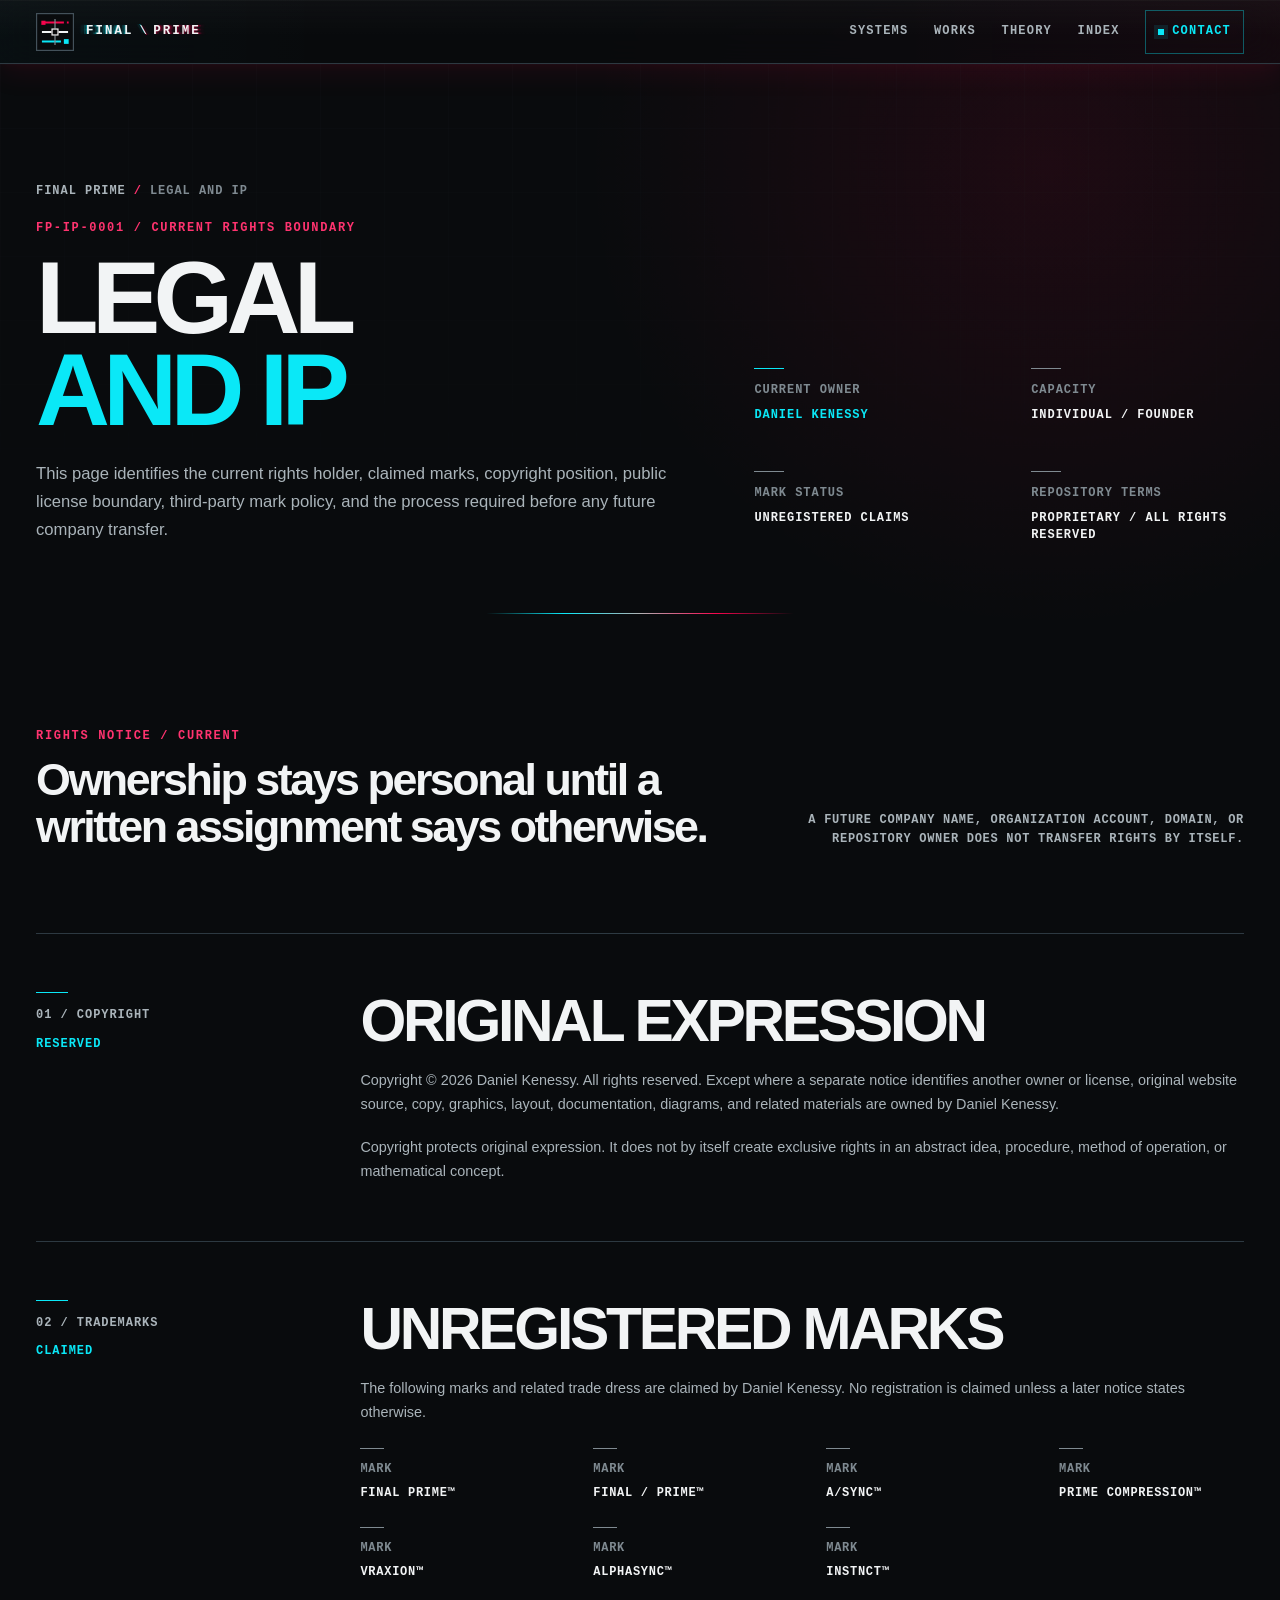
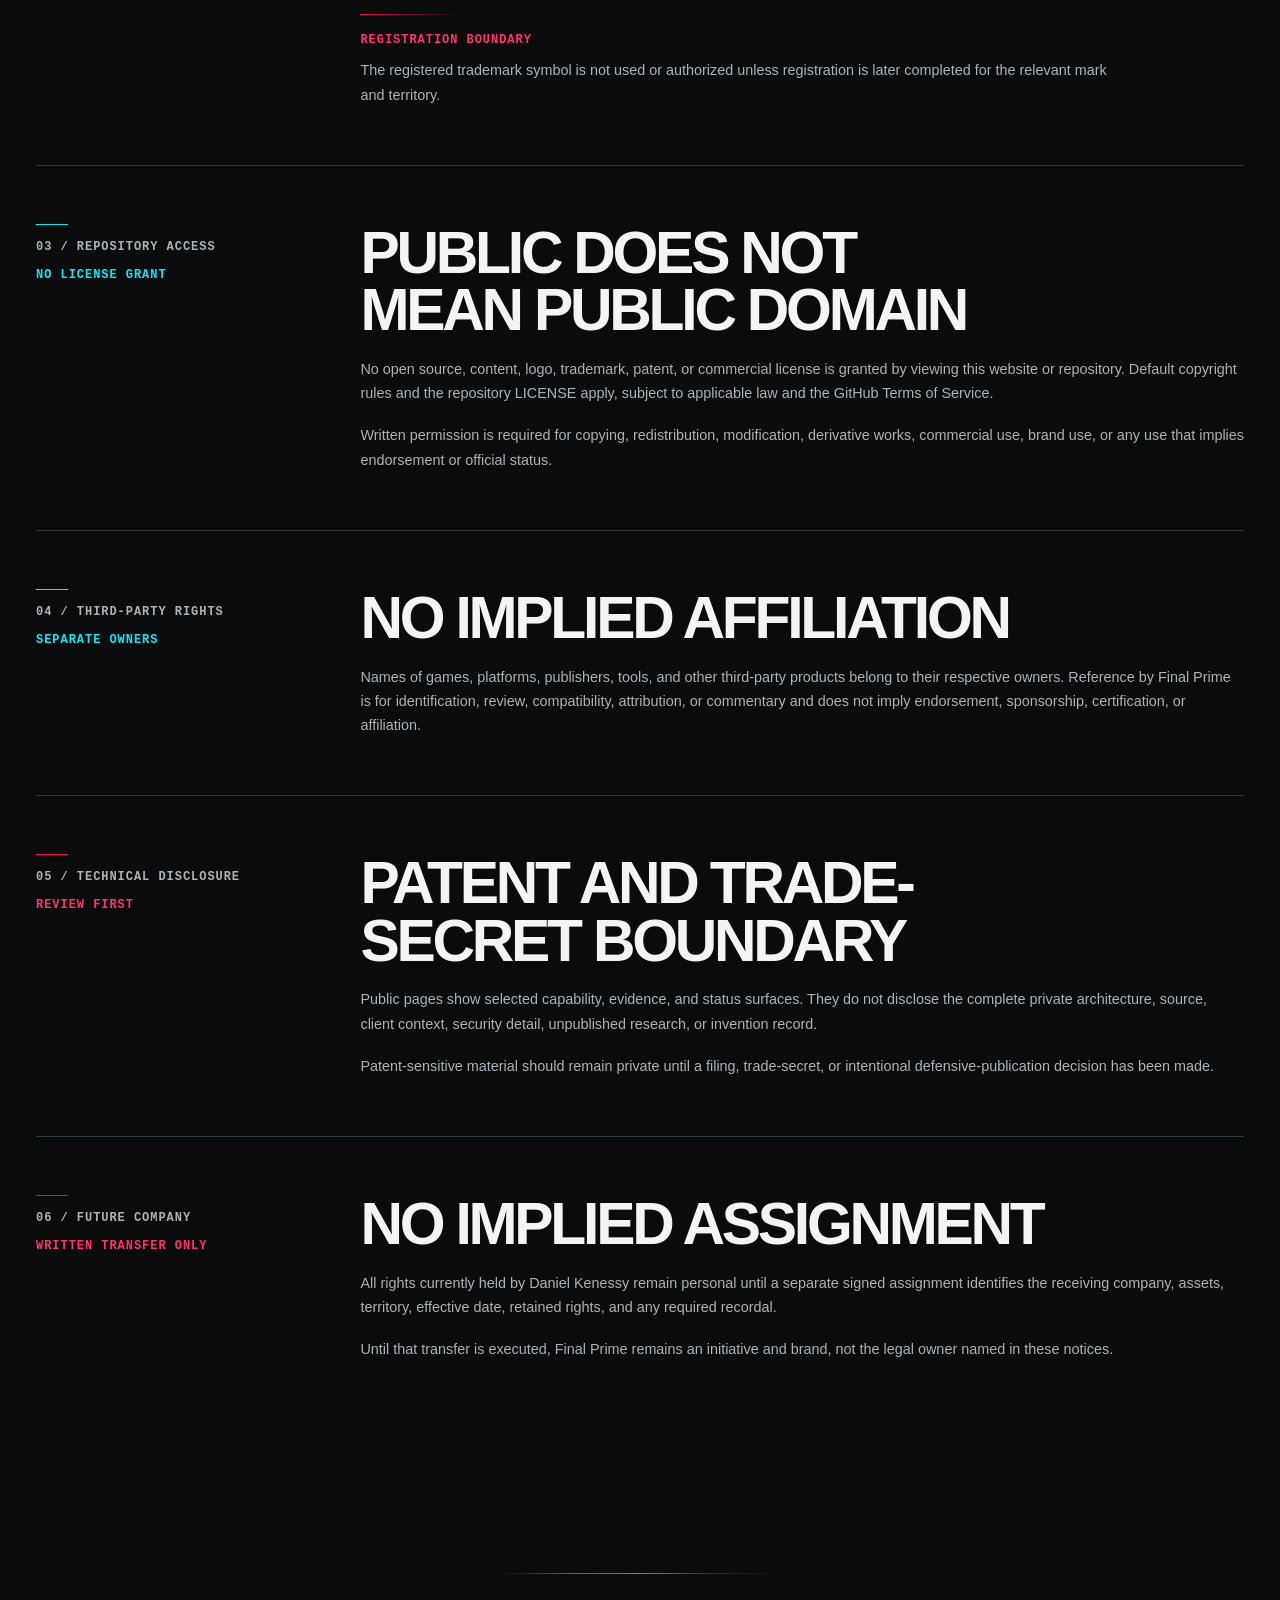
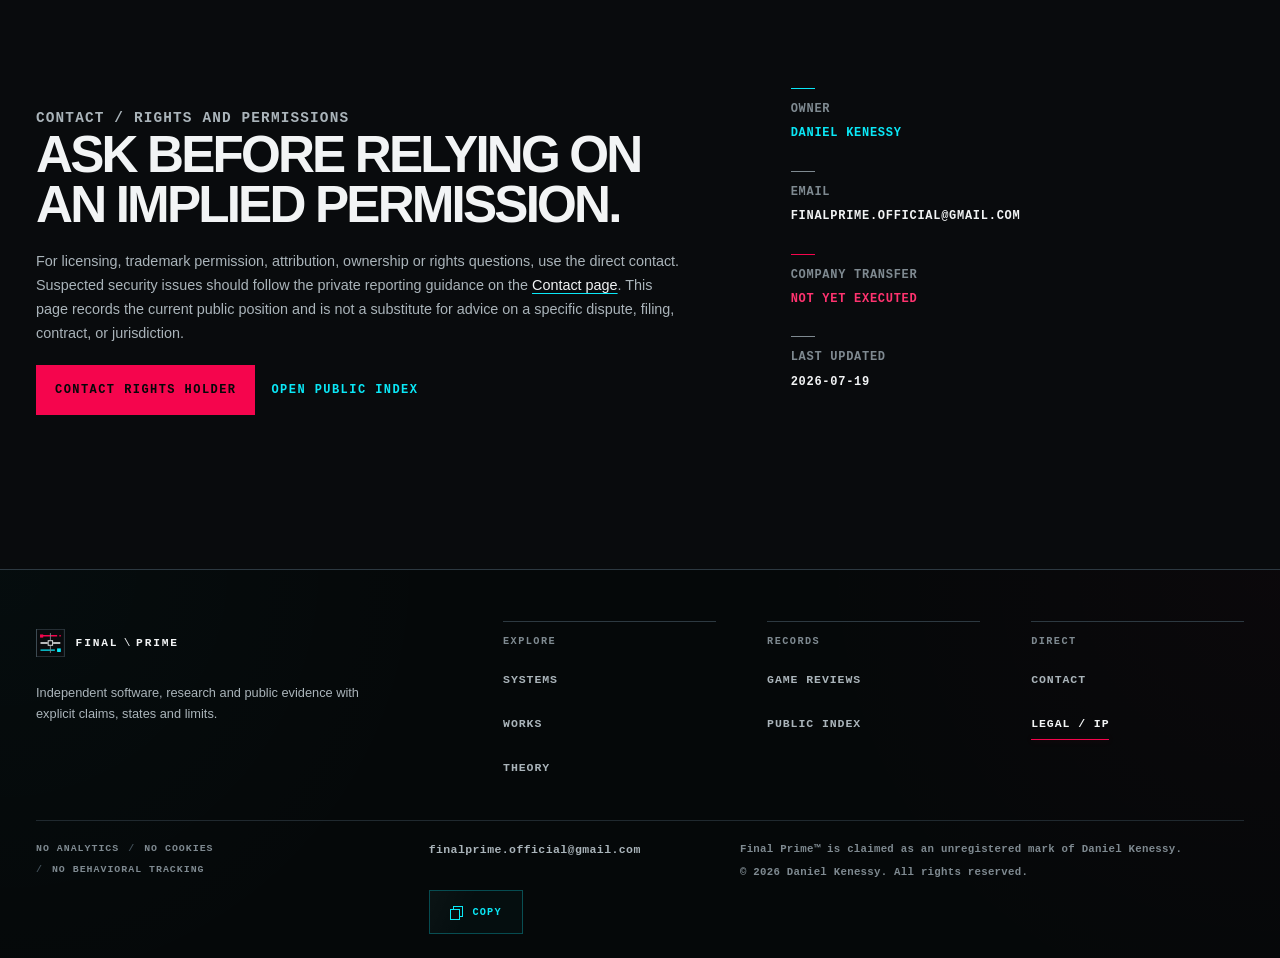
<file: legal/index.html>
<!doctype html>
<html lang="en" class="no-js">
<head>
  <meta charset="utf-8">
  <meta name="viewport" content="width=device-width, initial-scale=1">
  <meta name="description" content="Final Prime legal and intellectual property notice. Current ownership, copyright, trademark, licensing, disclosure, and assignment boundaries.">
  <meta name="author" content="Daniel Kenessy">
  <meta name="copyright" content="© 2026 Daniel Kenessy">
  <meta name="robots" content="index,follow,max-image-preview:large">
  <meta name="theme-color" content="#090b0d">
  <meta name="color-scheme" content="dark">
  <meta name="referrer" content="no-referrer">
  <meta http-equiv="Content-Security-Policy" content="default-src 'self'; script-src 'self'; style-src 'self'; img-src 'self' data:; font-src 'self'; media-src 'none'; connect-src 'self'; worker-src 'none'; child-src 'none'; object-src 'none'; frame-src 'none'; form-action 'none'; base-uri 'self'; manifest-src 'self'">
  <link rel="stylesheet" href="/assets/signal-glitch.css?v=20260717-6">
  <noscript><link rel="stylesheet" href="/assets/no-js.css"></noscript>
  <link rel="canonical" href="https://final-prime.github.io/legal/">
  <link rel="license" href="https://final-prime.github.io/legal/">
  <meta property="og:type" content="website">
  <meta property="og:locale" content="en_US">
  <meta property="og:site_name" content="Final Prime">
  <meta property="og:title" content="Final Prime Legal and IP Notice">
  <meta property="og:description" content="Current ownership, copyright, trademark, licensing, disclosure, and assignment boundaries.">
  <meta property="og:url" content="https://final-prime.github.io/legal/">
  <meta property="og:image" content="https://final-prime.github.io/assets/og-cover.png">
  <meta property="og:image:type" content="image/png">
  <meta property="og:image:width" content="1200">
  <meta property="og:image:height" content="630">
  <meta property="og:image:alt" content="Final Prime public surface">
  <meta name="twitter:card" content="summary_large_image">
  <meta name="twitter:title" content="Final Prime Legal and IP Notice">
  <meta name="twitter:description" content="Current ownership, copyright, trademark, licensing, disclosure, and assignment boundaries.">
  <meta name="twitter:image" content="https://final-prime.github.io/assets/og-cover.png"><meta name="twitter:image:alt" content="Final Prime public surface">
  <title>Legal and IP | Final Prime</title>
  <link rel="icon" href="/assets/favicon.svg" type="image/svg+xml"><link rel="icon" href="/assets/icon-192.png" type="image/png" sizes="192x192"><link rel="apple-touch-icon" href="/apple-touch-icon.png" sizes="180x180">
  <link rel="manifest" href="/site.webmanifest">
  <link rel="stylesheet" href="/assets/base.css?v=20260719-8">


  <link rel="stylesheet" href="/assets/responsive.css?v=20260717-4">
  <link rel="stylesheet" href="/assets/catalog.css">
  <link rel="stylesheet" href="/assets/surface-polish.css?v=20260719-7">
  <link rel="stylesheet" href="/assets/legal.css?v=20260719-1">
  <script src="/assets/app.js?v=20260718-4" defer></script>
  <script src="/assets/scroll-readout.js?v=20260718-2" defer></script>
</head>
<body class="legal-index">
  <a class="skip-link" href="#main-content">Skip to content</a>
  <header class="site-header" data-site-header><div class="shell header-inner"><a class="brand" href="/" aria-label="Final Prime home"><img class="brand-mark" src="/assets/mark.svg" width="38" height="38" alt=""><span class="brand-name" aria-hidden="true"><span class="brand-word brand-word-final">FINAL</span><span class="brand-divider">\</span><span class="brand-word brand-word-prime">PRIME</span></span></a><button class="menu-toggle" type="button" hidden aria-expanded="false" aria-controls="site-navigation" aria-label="Open primary navigation" data-menu-toggle><span aria-hidden="true"></span></button><nav class="site-nav" id="site-navigation" aria-label="Primary navigation" data-site-nav><a href="/systems/">Systems</a><a href="/works/">Works</a><a href="/thought/">Theory</a><a href="/index/">Index</a><a class="nav-access" href="/contact/"><span class="access-dot" aria-hidden="true"></span>Contact</a></nav></div></header>

  <main class="catalog-main" id="main-content" tabindex="-1">
    <section class="catalog-hero" aria-labelledby="legal-title"><div class="shell catalog-hero-grid"><div><nav class="page-context" aria-label="Breadcrumb"><a href="/">Final Prime</a><span aria-hidden="true">/</span><span aria-current="page">Legal and IP</span></nav><p class="section-kicker">FP-IP-0001 / Current rights boundary</p><h1 id="legal-title">Legal <span>and IP</span></h1><p class="catalog-intro">This page identifies the current rights holder, claimed marks, copyright position, public license boundary, third-party mark policy, and the process required before any future company transfer.</p></div><dl class="catalog-meta"><div class="current"><dt>Current owner</dt><dd>Daniel Kenessy</dd></div><div><dt>Capacity</dt><dd>Individual / founder</dd></div><div><dt>Mark status</dt><dd>Unregistered claims</dd></div><div><dt>Repository terms</dt><dd>Proprietary / all rights reserved</dd></div></dl></div></section>

    <section class="catalog-section" aria-labelledby="rights-title"><div class="shell"><header class="section-head"><div><p class="section-kicker">Rights notice / Current</p><h2 id="rights-title">Ownership stays personal until a written assignment says otherwise.</h2></div><p class="section-note">A future company name, organization account, domain, or repository owner does not transfer rights by itself.</p></header><div class="legal-grid">
      <article class="legal-card" id="copyright"><header><span>01 / Copyright</span><strong>Reserved</strong></header><div class="legal-card-body"><h2>Original expression</h2><p>Copyright © 2026 Daniel Kenessy. All rights reserved. Except where a separate notice identifies another owner or license, original website source, copy, graphics, layout, documentation, diagrams, and related materials are owned by Daniel Kenessy.</p><p>Copyright protects original expression. It does not by itself create exclusive rights in an abstract idea, procedure, method of operation, or mathematical concept.</p></div></article>
      <article class="legal-card" id="trademarks"><header><span>02 / Trademarks</span><strong>Claimed</strong></header><div class="legal-card-body"><h2>Unregistered marks</h2><p>The following marks and related trade dress are claimed by Daniel Kenessy. No registration is claimed unless a later notice states otherwise.</p><ul class="legal-mark-list" aria-label="Claimed unregistered marks"><li><dl><dt>Mark</dt><dd>Final Prime™</dd></dl></li><li><dl><dt>Mark</dt><dd>FINAL / PRIME™</dd></dl></li><li><dl><dt>Mark</dt><dd>A/SYNC™</dd></dl></li><li><dl><dt>Mark</dt><dd>Prime Compression™</dd></dl></li><li><dl><dt>Mark</dt><dd>VRAXION™</dd></dl></li><li><dl><dt>Mark</dt><dd>AlphaSync™</dd></dl></li><li><dl><dt>Mark</dt><dd>INSTNCT™</dd></dl></li></ul><div class="legal-callout"><strong>Registration boundary</strong><p>The registered trademark symbol is not used or authorized unless registration is later completed for the relevant mark and territory.</p></div></div></article>
      <article class="legal-card" id="license"><header><span>03 / Repository access</span><strong>No license grant</strong></header><div class="legal-card-body"><h2>Public does not mean public domain</h2><p>No open source, content, logo, trademark, patent, or commercial license is granted by viewing this website or repository. Default copyright rules and the repository LICENSE apply, subject to applicable law and the GitHub Terms of Service.</p><p>Written permission is required for copying, redistribution, modification, derivative works, commercial use, brand use, or any use that implies endorsement or official status.</p></div></article>
      <article class="legal-card" id="third-party"><header><span>04 / Third-party rights</span><strong>Separate owners</strong></header><div class="legal-card-body"><h2>No implied affiliation</h2><p>Names of games, platforms, publishers, tools, and other third-party products belong to their respective owners. Reference by Final Prime is for identification, review, compatibility, attribution, or commentary and does not imply endorsement, sponsorship, certification, or affiliation.</p></div></article>
      <article class="legal-card" id="disclosure"><header><span>05 / Technical disclosure</span><strong>Review first</strong></header><div class="legal-card-body"><h2>Patent and trade-secret boundary</h2><p>Public pages show selected capability, evidence, and status surfaces. They do not disclose the complete private architecture, source, client context, security detail, unpublished research, or invention record.</p><p>Patent-sensitive material should remain private until a filing, trade-secret, or intentional defensive-publication decision has been made.</p></div></article>
      <article class="legal-card" id="assignment"><header><span>06 / Future company</span><strong>Written transfer only</strong></header><div class="legal-card-body"><h2>No implied assignment</h2><p>All rights currently held by Daniel Kenessy remain personal until a separate signed assignment identifies the receiving company, assets, territory, effective date, retained rights, and any required recordal.</p><p>Until that transfer is executed, Final Prime remains an initiative and brand, not the legal owner named in these notices.</p></div></article>
    </div><section class="catalog-boundary" aria-labelledby="contact-title"><div class="boundary-copy"><p class="catalog-code">Contact / Rights and permissions</p><h2 id="contact-title">Ask before relying on an implied permission.</h2><p>For licensing, trademark permission, attribution, ownership or rights questions, use the direct contact. Suspected security issues should follow the private reporting guidance on the <a href="/contact/">Contact page</a>. This page records the current public position and is not a substitute for advice on a specific dispute, filing, contract, or jurisdiction.</p><div class="surface-actions"><a class="button button-primary" href="mailto:finalprime.official@gmail.com?subject=Final%20Prime%20rights%20request">Contact rights holder</a><a class="button button-secondary" href="/index/">Open Public Index</a></div></div><dl class="boundary-list"><div class="public"><dt>Owner</dt><dd>Daniel Kenessy</dd></div><div><dt>Email</dt><dd>finalprime.official@gmail.com</dd></div><div class="private"><dt>Company transfer</dt><dd>Not yet executed</dd></div><div><dt>Last updated</dt><dd>2026-07-19</dd></div></dl></section></div></section>
  </main>

  <footer class="site-footer"><div class="shell footer-shell"><div class="footer-primary"><div class="footer-identity"><a class="brand footer-brand" href="/" aria-label="Final Prime home"><img class="brand-mark" src="/assets/mark.svg" width="32" height="32" alt=""><span class="brand-name" aria-hidden="true"><span class="brand-word brand-word-final">FINAL</span><span class="brand-divider">\</span><span class="brand-word brand-word-prime">PRIME</span></span></a><p>Independent software, research and public evidence with explicit claims, states and limits.</p></div><nav class="footer-nav" aria-label="Footer navigation"><div class="footer-nav-group"><p class="footer-nav-label" id="footer-explore-label">Explore</p><ul aria-labelledby="footer-explore-label"><li><a href="/systems/">Systems</a></li><li><a href="/works/">Works</a></li><li><a href="/thought/">Theory</a></li></ul></div><div class="footer-nav-group"><p class="footer-nav-label" id="footer-records-label">Records</p><ul aria-labelledby="footer-records-label"><li><a href="/reviews/">Game Reviews</a></li><li><a href="/index/">Public Index</a></li></ul></div><div class="footer-nav-group"><p class="footer-nav-label" id="footer-direct-label">Direct</p><ul aria-labelledby="footer-direct-label"><li><a href="/contact/">Contact</a></li><li><a href="/legal/" aria-current="page">Legal / IP</a></li></ul></div></nav></div><div class="footer-rail"><p class="footer-trust"><span>No analytics</span><span>No cookies</span><span>No behavioral tracking</span></p><p class="footer-email"><a href="mailto:finalprime.official@gmail.com">finalprime.official@gmail.com</a></p><div class="footer-legal"><p>Final Prime™ is claimed as an unregistered mark of Daniel Kenessy.</p><p>© <span data-current-year>2026</span> Daniel Kenessy. All rights reserved.</p></div></div></div></footer>
  <script src="/assets/copy-email.js?v=20260719-1"></script>
</body>
</html>
</file>
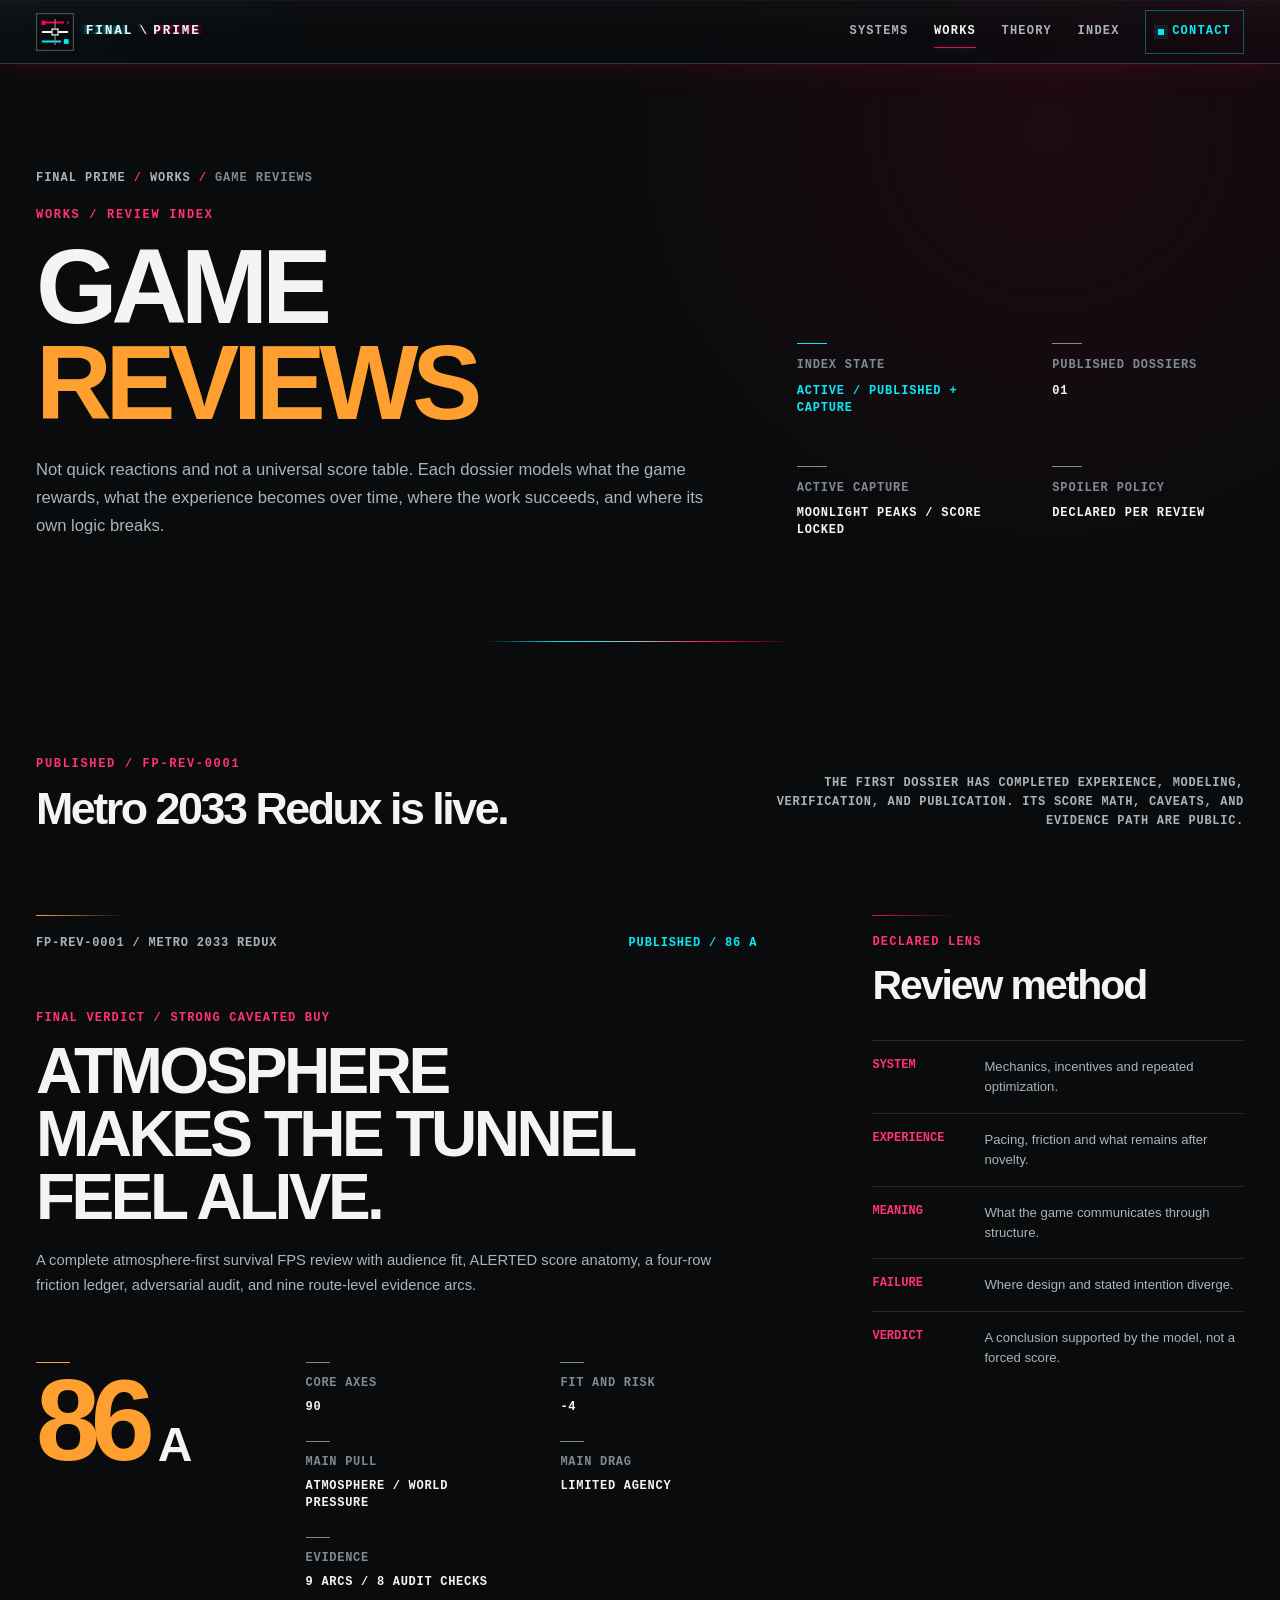
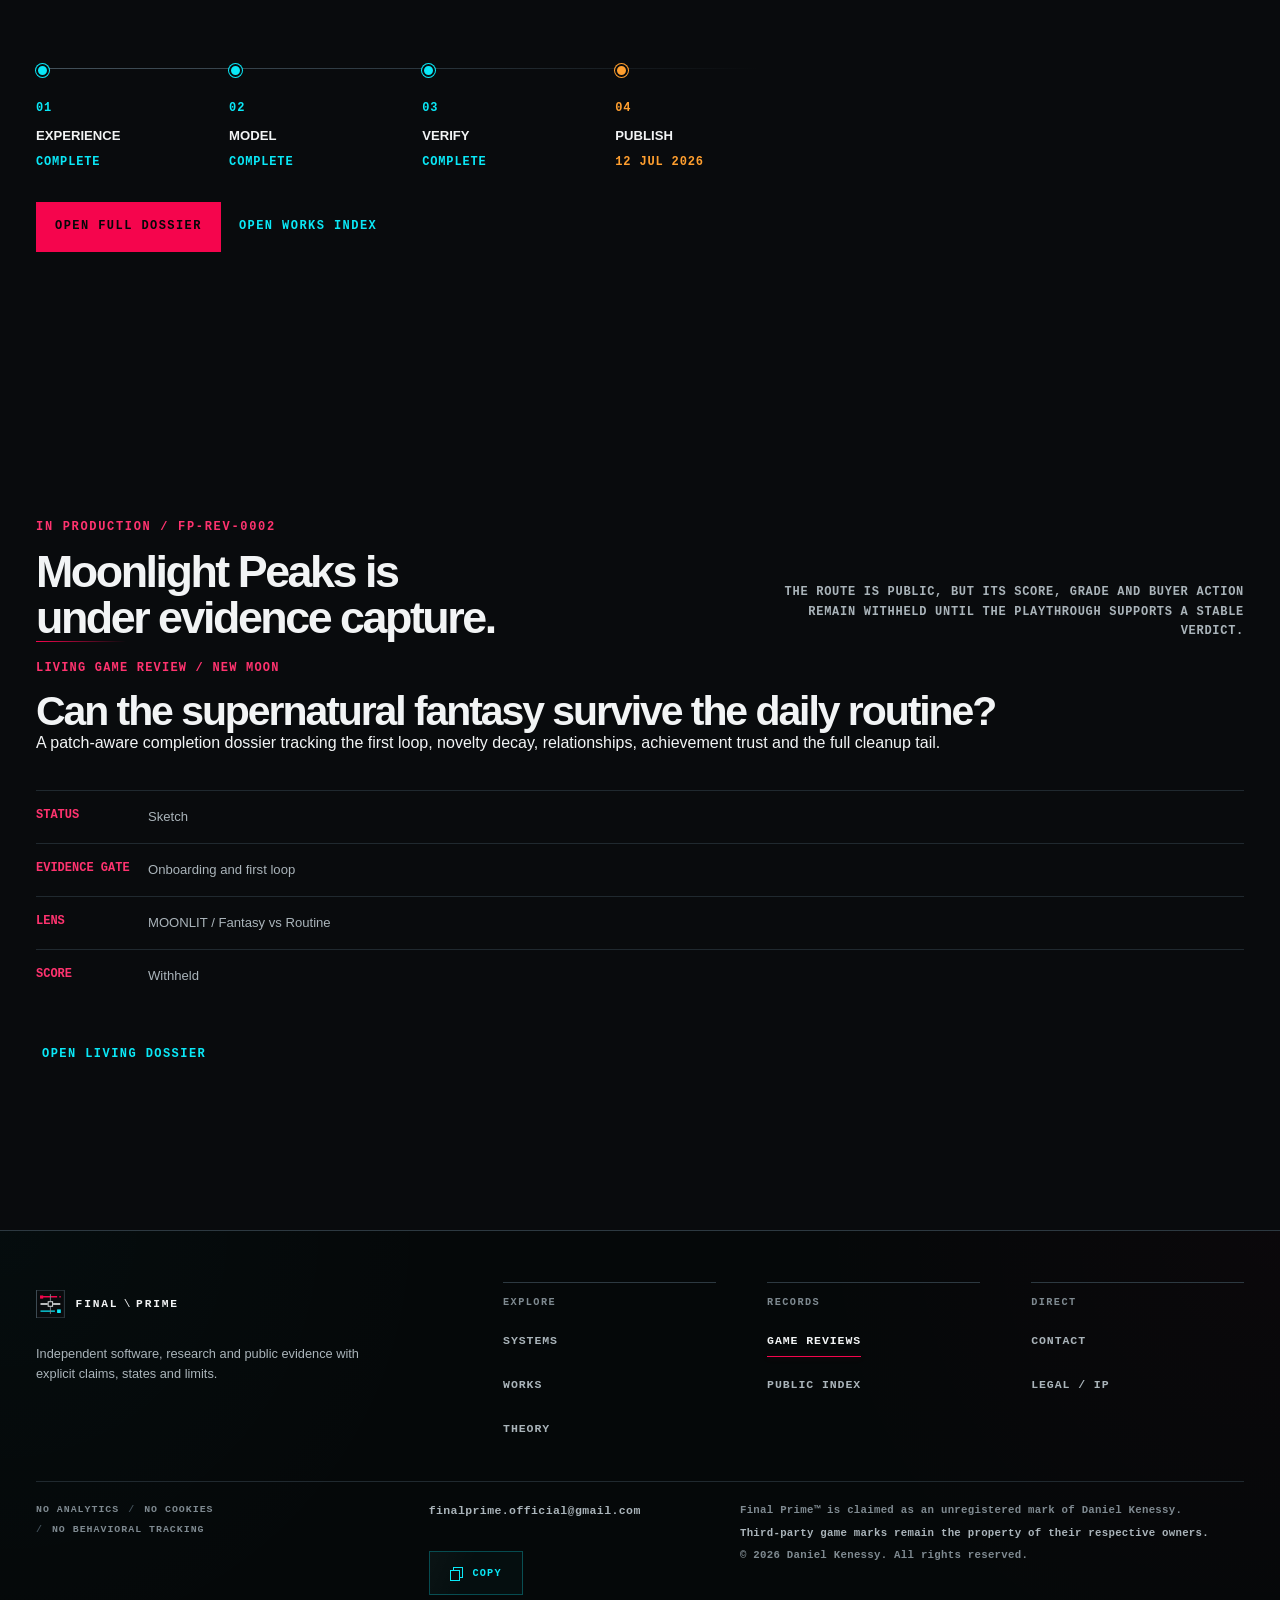
<file: reviews/index.html>
<!doctype html>
<html lang="en" class="no-js">
<head>
  <meta charset="utf-8">
  <meta name="viewport" content="width=device-width, initial-scale=1">
  <meta name="description" content="Final Prime game reviews model incentives, friction, pacing and meaning through published dossiers and score-locked living review records.">
  <meta name="author" content="Daniel Kenessy">
  <meta name="copyright" content="© 2026 Daniel Kenessy">
  <meta name="robots" content="index,follow,max-image-preview:large">
  <meta name="theme-color" content="#090b0d">
  <meta name="color-scheme" content="dark">
  <meta name="referrer" content="no-referrer">
  <meta http-equiv="Content-Security-Policy" content="default-src 'self'; script-src 'self'; style-src 'self'; img-src 'self' data:; font-src 'self'; media-src 'none'; connect-src 'self'; worker-src 'none'; child-src 'none'; object-src 'none'; frame-src 'none'; form-action 'none'; base-uri 'self'; manifest-src 'self'">
  <link rel="stylesheet" href="/assets/signal-glitch.css?v=20260717-6">
  <noscript><link rel="stylesheet" href="/assets/no-js.css"></noscript>
  <link rel="canonical" href="https://final-prime.github.io/reviews/">
  <link rel="license" href="https://final-prime.github.io/legal/">
  <meta property="og:type" content="website"><meta property="og:locale" content="en_US"><meta property="og:site_name" content="Final Prime"><meta property="og:title" content="Final Prime Game Reviews: Published dossiers"><meta property="og:description" content="Long-form game reviews built around systems, experience, meaning, failure, and inspectable evidence."><meta property="og:url" content="https://final-prime.github.io/reviews/"><meta property="og:image" content="https://final-prime.github.io/assets/reviews/metro-2033-redux-og.png"><meta property="og:image:type" content="image/png"><meta property="og:image:width" content="1200"><meta property="og:image:height" content="630"><meta property="og:image:alt" content="Metro 2033 Redux review cover with score 86 and grade A"><meta name="twitter:card" content="summary_large_image"><meta name="twitter:title" content="Final Prime Game Reviews: Published dossiers"><meta name="twitter:description" content="Published dossiers and transparent living review records."><meta name="twitter:image" content="https://final-prime.github.io/assets/reviews/metro-2033-redux-og.png"><meta name="twitter:image:alt" content="Metro 2033 Redux review cover with score 86 and grade A">
  <title>Game Reviews | Final Prime</title>
  <link rel="icon" href="/assets/favicon.svg" type="image/svg+xml"><link rel="icon" href="/assets/icon-192.png" type="image/png" sizes="192x192"><link rel="apple-touch-icon" href="/apple-touch-icon.png" sizes="180x180"><link rel="manifest" href="/site.webmanifest"><link rel="stylesheet" href="/assets/base.css?v=20260719-8"><link rel="stylesheet" href="/assets/responsive.css?v=20260717-4"><link rel="stylesheet" href="/assets/surface-polish.css?v=20260719-7"><link rel="stylesheet" href="/assets/reviews.css?v=20260719-1"><script src="/assets/app.js?v=20260718-4" defer></script>
  <script src="/assets/scroll-readout.js?v=20260718-2" defer></script>
</head>
<body class="reviews-index">
  <a class="skip-link" href="#main-content">Skip to content</a>
  <header class="site-header" data-site-header><div class="shell header-inner"><a class="brand" href="/" aria-label="Final Prime home"><img class="brand-mark" src="/assets/mark.svg" width="38" height="38" alt=""><span class="brand-name" aria-hidden="true"><span class="brand-word brand-word-final">FINAL</span><span class="brand-divider">\</span><span class="brand-word brand-word-prime">PRIME</span></span></a><button class="menu-toggle" type="button" hidden aria-expanded="false" aria-controls="site-navigation" aria-label="Open primary navigation" data-menu-toggle><span aria-hidden="true"></span></button><nav class="site-nav" id="site-navigation" aria-label="Primary navigation" data-site-nav><a href="/systems/">Systems</a><a href="/works/" aria-current="location">Works</a><a href="/thought/">Theory</a><a href="/index/">Index</a><a class="nav-access" href="/contact/"><span class="access-dot" aria-hidden="true"></span>Contact</a></nav></div></header>
  <main class="review-index-main" id="main-content" tabindex="-1">
    <section class="review-index-hero" aria-labelledby="review-index-title"><div class="shell review-index-hero-grid"><div><nav class="page-context" aria-label="Breadcrumb"><a href="/">Final Prime</a><span aria-hidden="true">/</span><a href="/works/">Works</a><span aria-hidden="true">/</span><span aria-current="page">Game Reviews</span></nav><p class="section-kicker">Works / Review index</p><h1 id="review-index-title">Game <span>Reviews</span></h1><p class="review-index-intro">Not quick reactions and not a universal score table. Each dossier models what the game rewards, what the experience becomes over time, where the work succeeds, and where its own logic breaks.</p></div><dl class="review-index-meta"><div class="current"><dt>Index state</dt><dd>Active / published + capture</dd></div><div><dt>Published dossiers</dt><dd>01</dd></div><div><dt>Active capture</dt><dd>Moonlight Peaks / score locked</dd></div><div><dt>Spoiler policy</dt><dd>Declared per review</dd></div></dl></div></section>
    <section class="review-index-section" aria-labelledby="published-title"><div class="shell"><header class="section-head"><div><p class="section-kicker">Published / FP-REV-0001</p><h2 id="published-title">Metro 2033 Redux is live.</h2></div><p class="section-note">The first dossier has completed experience, modeling, verification, and publication. Its score math, caveats, and evidence path are public.</p></header><div class="review-index-grid"><article class="review-card"><header class="review-card-topline"><span>FP-REV-0001 / Metro 2033 Redux</span><strong>Published / 86 A</strong></header><div class="review-card-body"><p class="review-label">Final verdict / Strong caveated buy</p><h2>Atmosphere makes the tunnel feel alive.</h2><p>A complete atmosphere-first survival FPS review with audience fit, ALERTED score anatomy, a four-row friction ledger, adversarial audit, and nine route-level evidence arcs.</p><div class="review-score-receipt"><div><strong class="score">86</strong><span class="grade">A</span></div><dl><div><dt>Core axes</dt><dd>90</dd></div><div><dt>Fit and risk</dt><dd>-4</dd></div><div><dt>Main pull</dt><dd>Atmosphere / world pressure</dd></div><div><dt>Main drag</dt><dd>Limited agency</dd></div><div><dt>Evidence</dt><dd>9 arcs / 8 audit checks</dd></div></dl></div><ol class="review-pipeline" aria-label="Review 001 production pipeline"><li class="is-complete"><span>01</span><strong>Experience</strong><small>Complete</small></li><li class="is-complete"><span>02</span><strong>Model</strong><small>Complete</small></li><li class="is-complete"><span>03</span><strong>Verify</strong><small>Complete</small></li><li class="is-complete" aria-current="step"><span>04</span><strong>Publish</strong><small>12 Jul 2026</small></li></ol><div class="review-actions"><a class="button button-primary" href="/reviews/metro-2033-redux/">Open full dossier</a><a class="button button-secondary" href="/works/">Open Works Index</a></div></div></article><div class="review-principles" id="method" role="group" aria-labelledby="principles-title"><p class="review-label">Declared lens</p><h2 id="principles-title">Review method</h2><dl><div><dt>System</dt><dd>Mechanics, incentives and repeated optimization.</dd></div><div><dt>Experience</dt><dd>Pacing, friction and what remains after novelty.</dd></div><div><dt>Meaning</dt><dd>What the game communicates through structure.</dd></div><div><dt>Failure</dt><dd>Where design and stated intention diverge.</dd></div><div><dt>Verdict</dt><dd>A conclusion supported by the model, not a forced score.</dd></div></dl></div></div></div></section>
    <section class="review-index-section" id="moonlight-production" aria-labelledby="moonlight-production-title"><div class="shell"><header class="section-head"><div><p class="section-kicker">In Production / FP-REV-0002</p><h2 id="moonlight-production-title">Moonlight Peaks is under evidence capture.</h2></div><p class="section-note">The route is public, but its score, grade and buyer action remain withheld until the playthrough supports a stable verdict.</p></header><div class="review-principles" role="group" aria-labelledby="moonlight-card-title"><p class="review-label">Living game review / New Moon</p><h2 id="moonlight-card-title">Can the supernatural fantasy survive the daily routine?</h2><p>A patch-aware completion dossier tracking the first loop, novelty decay, relationships, achievement trust and the full cleanup tail.</p><dl><div><dt>Status</dt><dd>Sketch</dd></div><div><dt>Evidence gate</dt><dd>Onboarding and first loop</dd></div><div><dt>Lens</dt><dd>MOONLIT / Fantasy vs Routine</dd></div><div><dt>Score</dt><dd>Withheld</dd></div></dl><div class="review-actions"><a class="button button-secondary" href="/reviews/moonlight-peaks/">Open living dossier</a></div></div></div></section>
  </main>
  <footer class="site-footer"><div class="shell footer-shell"><div class="footer-primary"><div class="footer-identity"><a class="brand footer-brand" href="/" aria-label="Final Prime home"><img class="brand-mark" src="/assets/mark.svg" width="32" height="32" alt=""><span class="brand-name" aria-hidden="true"><span class="brand-word brand-word-final">FINAL</span><span class="brand-divider">\</span><span class="brand-word brand-word-prime">PRIME</span></span></a><p>Independent software, research and public evidence with explicit claims, states and limits.</p></div><nav class="footer-nav" aria-label="Footer navigation"><div class="footer-nav-group"><p class="footer-nav-label" id="footer-explore-label">Explore</p><ul aria-labelledby="footer-explore-label"><li><a href="/systems/">Systems</a></li><li><a href="/works/">Works</a></li><li><a href="/thought/">Theory</a></li></ul></div><div class="footer-nav-group"><p class="footer-nav-label" id="footer-records-label">Records</p><ul aria-labelledby="footer-records-label"><li><a href="/reviews/" aria-current="page">Game Reviews</a></li><li><a href="/index/">Public Index</a></li></ul></div><div class="footer-nav-group"><p class="footer-nav-label" id="footer-direct-label">Direct</p><ul aria-labelledby="footer-direct-label"><li><a href="/contact/">Contact</a></li><li><a href="/legal/">Legal / IP</a></li></ul></div></nav></div><div class="footer-rail"><p class="footer-trust"><span>No analytics</span><span>No cookies</span><span>No behavioral tracking</span></p><p class="footer-email"><a href="mailto:finalprime.official@gmail.com">finalprime.official@gmail.com</a></p><div class="footer-legal"><p>Final Prime™ is claimed as an unregistered mark of Daniel Kenessy.</p><p class="footer-route-notice">Third-party game marks remain the property of their respective owners.</p><p>© <span data-current-year>2026</span> Daniel Kenessy. All rights reserved.</p></div></div></div></footer>
  <script src="/assets/copy-email.js?v=20260719-1"></script>
</body>
</html>
</file>
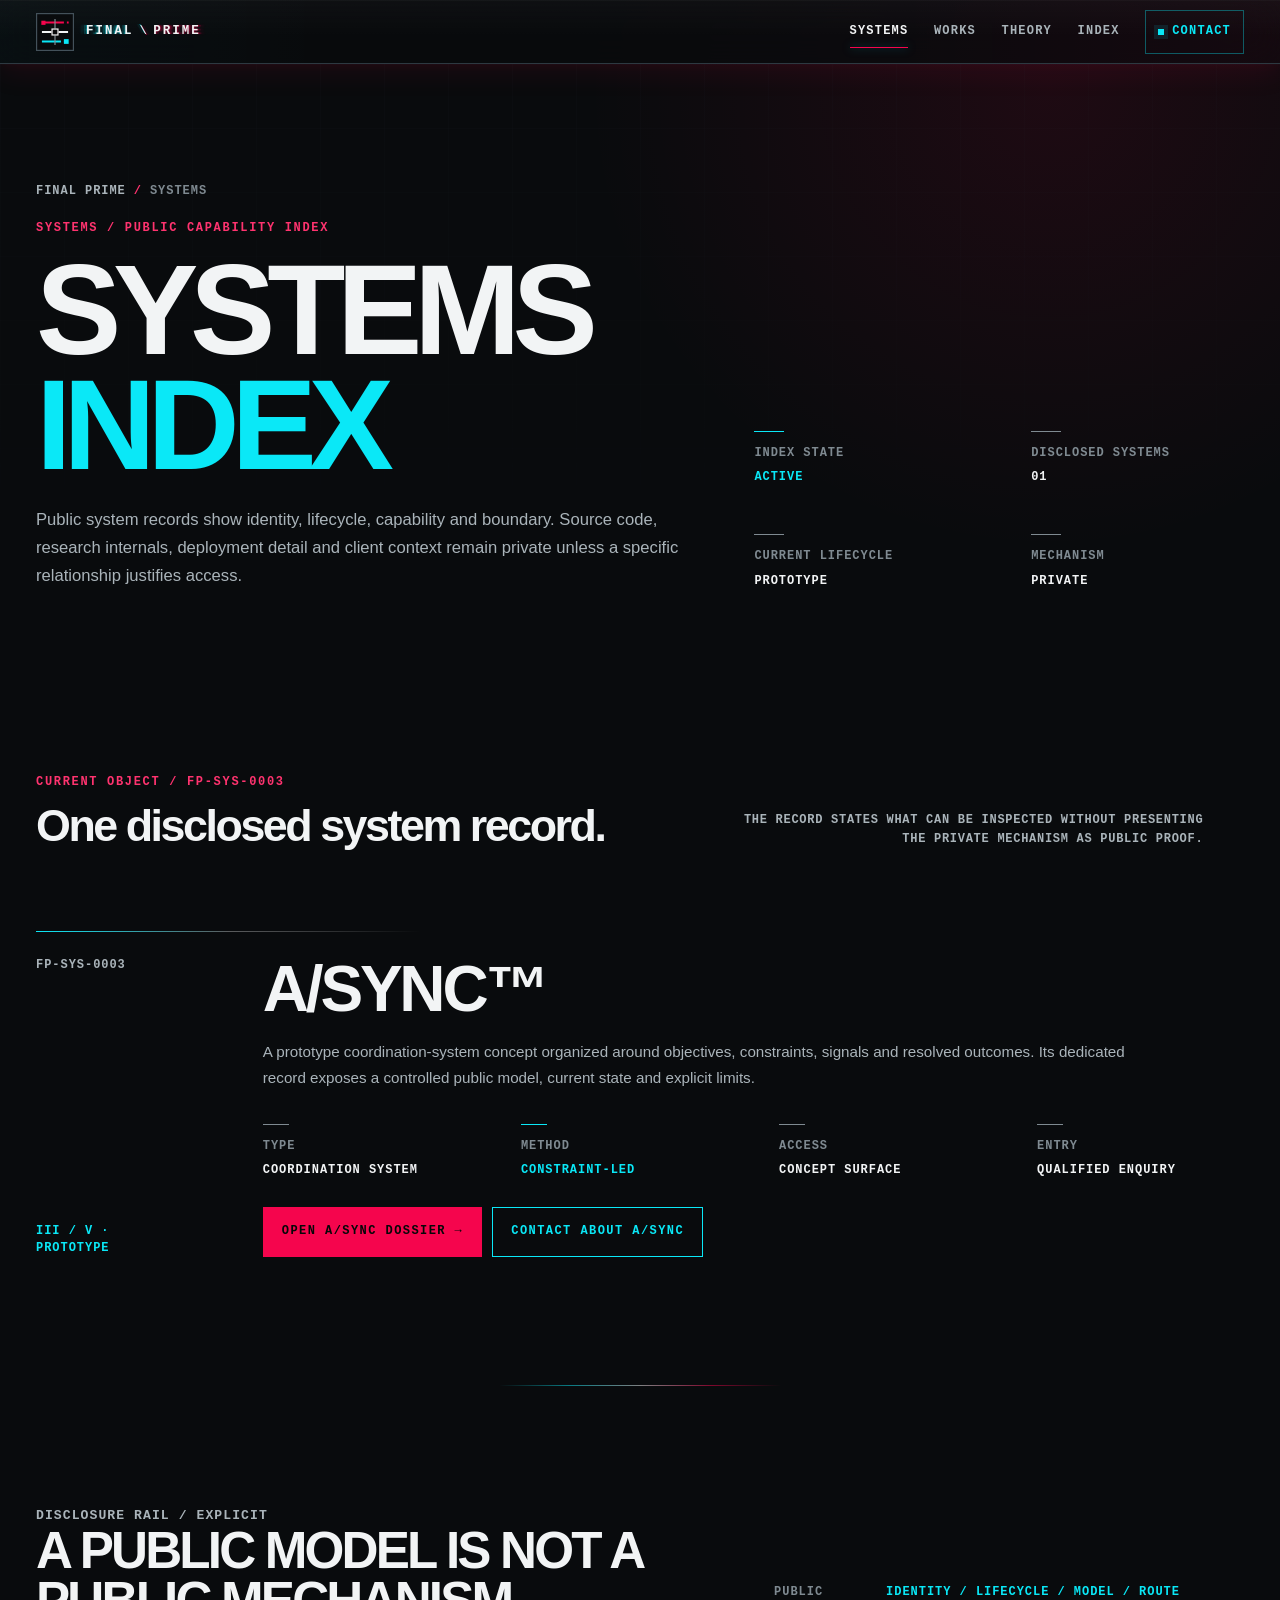
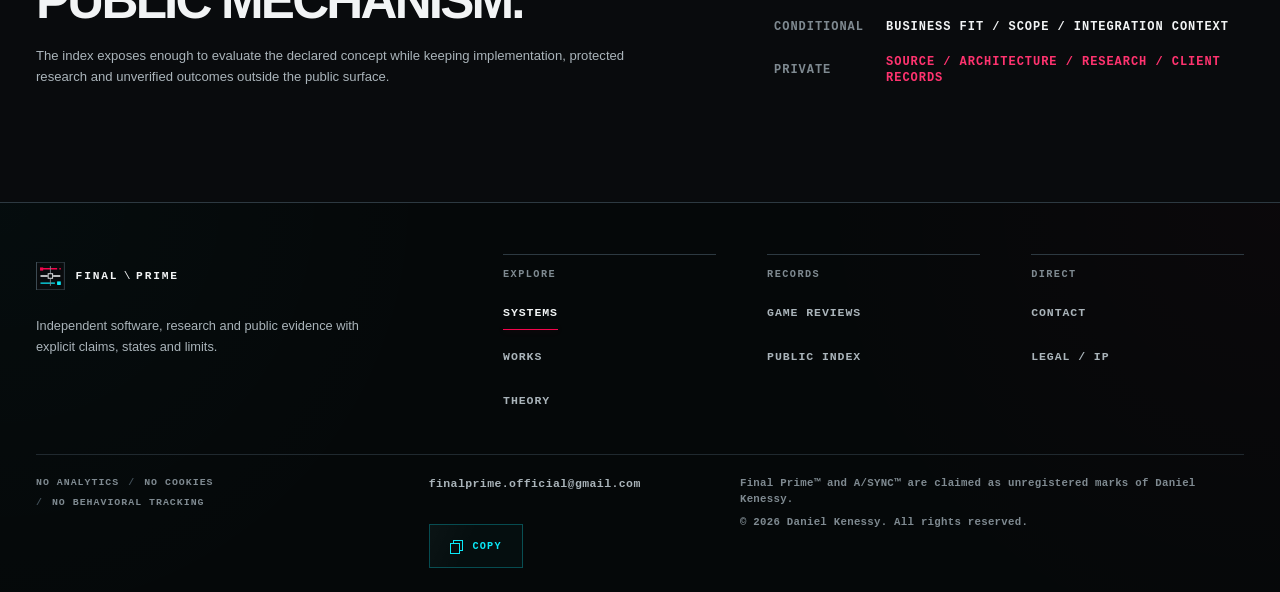
<file: systems/index.html>
<!doctype html>
<html lang="en" class="no-js">
<head>
  <meta charset="utf-8">
  <meta name="viewport" content="width=device-width, initial-scale=1">
  <meta name="description" content="The Final Prime Systems Index contains disclosed public capability surfaces, lifecycle states and explicit technical boundaries.">
  <meta name="author" content="Daniel Kenessy">
  <meta name="copyright" content="© 2026 Daniel Kenessy">
  <meta name="robots" content="index,follow,max-image-preview:large">
  <meta name="theme-color" content="#090b0d">
  <meta name="color-scheme" content="dark">
  <meta name="referrer" content="no-referrer">
  <meta http-equiv="Content-Security-Policy" content="default-src 'self'; script-src 'self'; style-src 'self'; img-src 'self' data:; font-src 'self'; media-src 'none'; connect-src 'self'; worker-src 'none'; child-src 'none'; object-src 'none'; frame-src 'none'; form-action 'none'; base-uri 'self'; manifest-src 'self'">
  <link rel="stylesheet" href="/assets/signal-glitch.css?v=20260717-6">
  <noscript><link rel="stylesheet" href="/assets/no-js.css"></noscript>
  <link rel="canonical" href="https://final-prime.github.io/systems/">
  <link rel="license" href="https://final-prime.github.io/legal/">
  <meta property="og:type" content="website"><meta property="og:locale" content="en_US"><meta property="og:site_name" content="Final Prime"><meta property="og:title" content="Final Prime Systems Index"><meta property="og:description" content="Public system records, capability surfaces and explicit private boundaries."><meta property="og:url" content="https://final-prime.github.io/systems/"><meta property="og:image" content="https://final-prime.github.io/assets/og-cover.png"><meta property="og:image:type" content="image/png"><meta property="og:image:width" content="1200"><meta property="og:image:height" content="630"><meta property="og:image:alt" content="Final Prime public surface"><meta name="twitter:card" content="summary_large_image"><meta name="twitter:title" content="Final Prime Systems Index"><meta name="twitter:description" content="Public system records, capability surfaces and explicit private boundaries."><meta name="twitter:image" content="https://final-prime.github.io/assets/og-cover.png"><meta name="twitter:image:alt" content="Final Prime public surface">
  <title>Systems Index | Final Prime</title>
  <link rel="icon" href="/assets/favicon.svg" type="image/svg+xml"><link rel="icon" href="/assets/icon-192.png" type="image/png" sizes="192x192"><link rel="apple-touch-icon" href="/apple-touch-icon.png" sizes="180x180"><link rel="manifest" href="/site.webmanifest"><link rel="stylesheet" href="/assets/base.css?v=20260719-8"><link rel="stylesheet" href="/assets/responsive.css?v=20260717-4"><link rel="stylesheet" href="/assets/catalog.css"><link rel="stylesheet" href="/assets/surface-polish.css?v=20260719-7"><link rel="stylesheet" href="/assets/async-dossier.css?v=20260719-4"><script src="/assets/app.js?v=20260718-4" defer></script>
  <script src="/assets/scroll-readout.js?v=20260718-2" defer></script>
</head>
<body class="systems-index">
  <a class="skip-link" href="#main-content">Skip to content</a>
  <header class="site-header" data-site-header><div class="shell header-inner"><a class="brand" href="/" aria-label="Final Prime home"><img class="brand-mark" src="/assets/mark.svg" width="38" height="38" alt=""><span class="brand-name" aria-hidden="true"><span class="brand-word brand-word-final">FINAL</span><span class="brand-divider">\</span><span class="brand-word brand-word-prime">PRIME</span></span></a><button class="menu-toggle" type="button" hidden aria-expanded="false" aria-controls="site-navigation" aria-label="Open primary navigation" data-menu-toggle><span aria-hidden="true"></span></button><nav class="site-nav" id="site-navigation" aria-label="Primary navigation" data-site-nav><a href="/systems/" aria-current="page">Systems</a><a href="/works/">Works</a><a href="/thought/">Theory</a><a href="/index/">Index</a><a class="nav-access" href="/contact/"><span class="access-dot" aria-hidden="true"></span>Contact</a></nav></div></header>
  <main class="catalog-main" id="main-content" tabindex="-1">
    <section class="catalog-hero" aria-labelledby="systems-title"><div class="shell catalog-hero-grid"><div><nav class="page-context" aria-label="Breadcrumb"><a href="/">Final Prime</a><span aria-hidden="true">/</span><span aria-current="page">Systems</span></nav><p class="section-kicker">Systems / Public capability index</p><h1 id="systems-title">Systems <span>Index</span></h1><p class="catalog-intro">Public system records show identity, lifecycle, capability and boundary. Source code, research internals, deployment detail and client context remain private unless a specific relationship justifies access.</p></div><dl class="catalog-meta"><div class="current"><dt>Index state</dt><dd>Active</dd></div><div><dt>Disclosed systems</dt><dd>01</dd></div><div><dt>Current lifecycle</dt><dd>Prototype</dd></div><div><dt>Mechanism</dt><dd>Private</dd></div></dl></div></section>

    <section class="catalog-section" id="async" aria-labelledby="system-record-title"><div class="shell"><header class="section-head"><div><p class="section-kicker">Current object / FP-SYS-0003</p><h2 id="system-record-title">One disclosed system record.</h2></div><p class="section-note">The record states what can be inspected without presenting the private mechanism as public proof.</p></header><div class="registry-list"><article class="registry-card surface-current"><header class="registry-head"><span>FP-SYS-0003</span><strong>III / V &middot; Prototype</strong></header><div class="registry-body"><h2>A/SYNC™</h2><p>A prototype coordination-system concept organized around objectives, constraints, signals and resolved outcomes. Its dedicated record exposes a controlled public model, current state and explicit limits.</p><dl class="registry-data"><div class="registry-cell"><dt>Type</dt><dd>Coordination system</dd></div><div class="registry-cell state"><dt>Method</dt><dd>Constraint-led</dd></div><div class="registry-cell"><dt>Access</dt><dd>Concept surface</dd></div><div class="registry-cell"><dt>Entry</dt><dd>Qualified enquiry</dd></div></dl><div class="registry-actions"><a class="button button-primary" href="/systems/async/">Open A/SYNC dossier →</a><a class="button button-secondary" href="/contact/">Contact about A/SYNC</a></div></div></article></div>
      <section class="catalog-boundary" aria-labelledby="systems-boundary-title"><div class="boundary-copy"><p class="catalog-code">Disclosure rail / Explicit</p><h2 id="systems-boundary-title">A public model is not a public mechanism.</h2><p>The index exposes enough to evaluate the declared concept while keeping implementation, protected research and unverified outcomes outside the public surface.</p></div><dl class="boundary-list"><div class="public"><dt>Public</dt><dd>Identity / lifecycle / model / route</dd></div><div><dt>Conditional</dt><dd>Business fit / scope / integration context</dd></div><div class="private"><dt>Private</dt><dd>Source / architecture / research / client records</dd></div></dl></section>
    </div></section>
  </main>
  <footer class="site-footer"><div class="shell footer-shell"><div class="footer-primary"><div class="footer-identity"><a class="brand footer-brand" href="/" aria-label="Final Prime home"><img class="brand-mark" src="/assets/mark.svg" width="32" height="32" alt=""><span class="brand-name" aria-hidden="true"><span class="brand-word brand-word-final">FINAL</span><span class="brand-divider">\</span><span class="brand-word brand-word-prime">PRIME</span></span></a><p>Independent software, research and public evidence with explicit claims, states and limits.</p></div><nav class="footer-nav" aria-label="Footer navigation"><div class="footer-nav-group"><p class="footer-nav-label" id="footer-explore-label">Explore</p><ul aria-labelledby="footer-explore-label"><li><a href="/systems/" aria-current="page">Systems</a></li><li><a href="/works/">Works</a></li><li><a href="/thought/">Theory</a></li></ul></div><div class="footer-nav-group"><p class="footer-nav-label" id="footer-records-label">Records</p><ul aria-labelledby="footer-records-label"><li><a href="/reviews/">Game Reviews</a></li><li><a href="/index/">Public Index</a></li></ul></div><div class="footer-nav-group"><p class="footer-nav-label" id="footer-direct-label">Direct</p><ul aria-labelledby="footer-direct-label"><li><a href="/contact/">Contact</a></li><li><a href="/legal/">Legal / IP</a></li></ul></div></nav></div><div class="footer-rail"><p class="footer-trust"><span>No analytics</span><span>No cookies</span><span>No behavioral tracking</span></p><p class="footer-email"><a href="mailto:finalprime.official@gmail.com">finalprime.official@gmail.com</a></p><div class="footer-legal"><p>Final Prime™ and A/SYNC™ are claimed as unregistered marks of Daniel Kenessy.</p><p>© <span data-current-year>2026</span> Daniel Kenessy. All rights reserved.</p></div></div></div></footer>
  <script src="/assets/copy-email.js?v=20260719-1"></script>
</body>
</html>
</file>
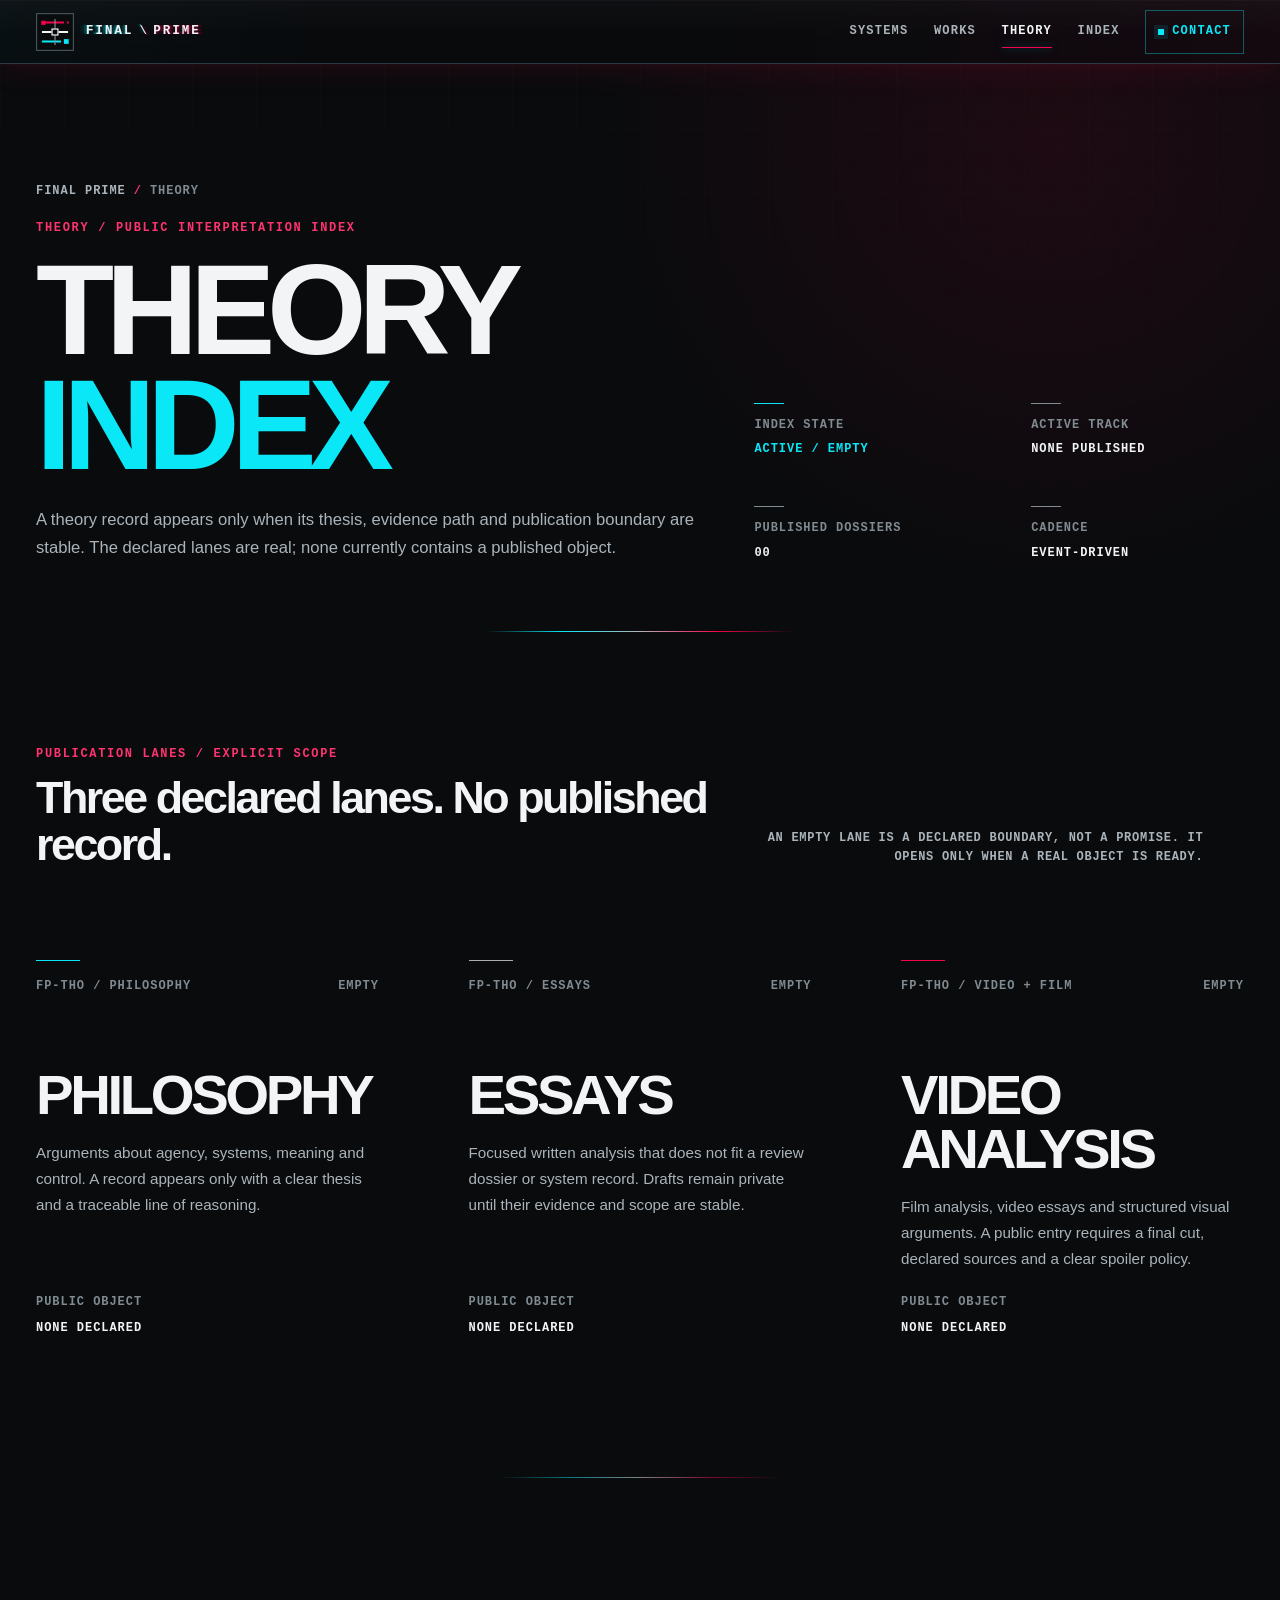
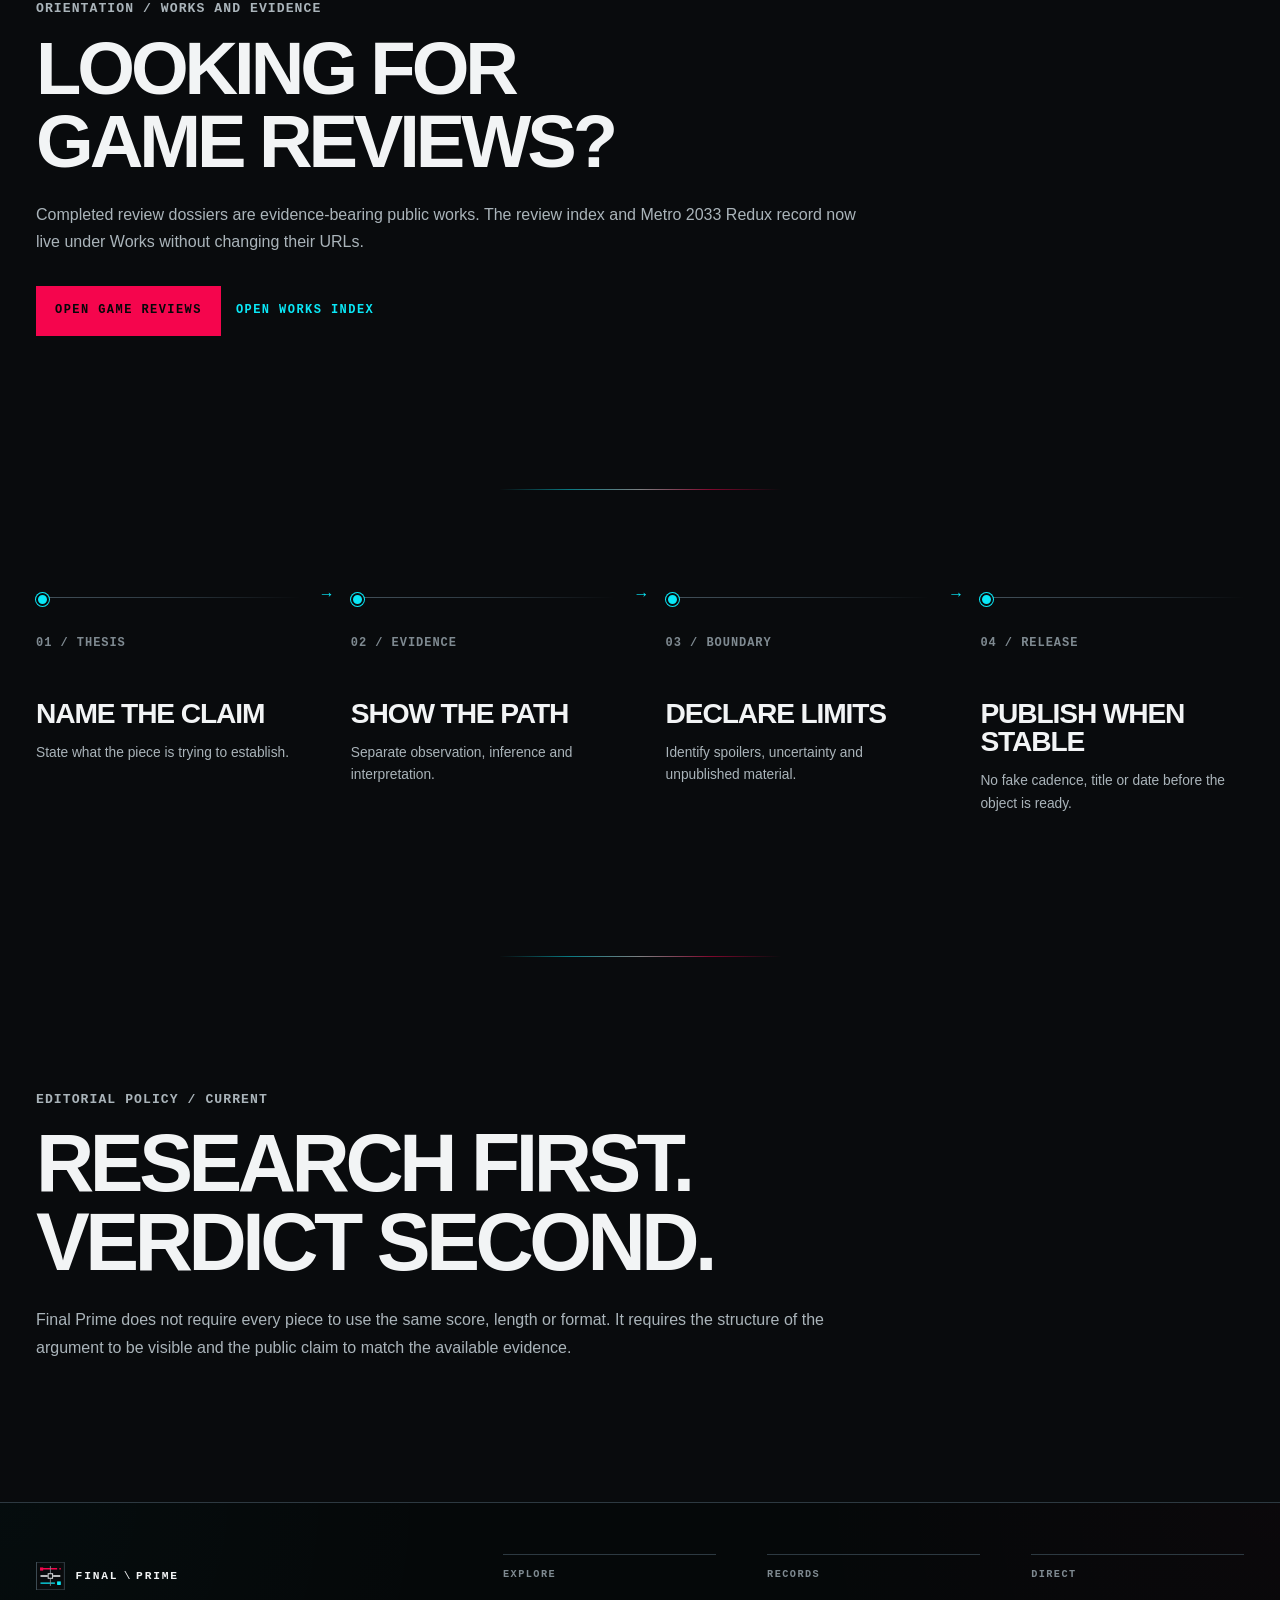
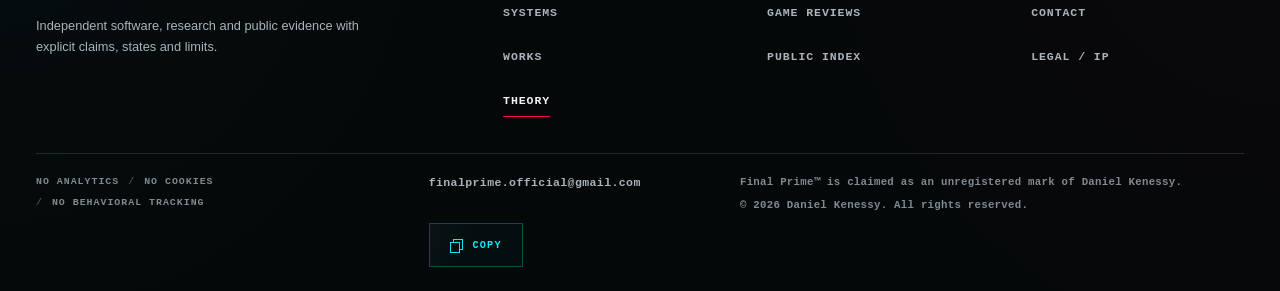
<file: thought/index.html>
<!doctype html>
<html lang="en" class="no-js">
<head>
  <meta charset="utf-8">
  <meta name="viewport" content="width=device-width, initial-scale=1">
  <meta name="description" content="The Final Prime Theory Index declares public lanes for philosophy, essays and video analysis. No theory record is currently published.">
  <meta name="author" content="Daniel Kenessy">
  <meta name="copyright" content="© 2026 Daniel Kenessy">
  <meta name="robots" content="index,follow,max-image-preview:large">
  <meta name="theme-color" content="#090b0d">
  <meta name="color-scheme" content="dark">
  <meta name="referrer" content="no-referrer">
  <meta http-equiv="Content-Security-Policy" content="default-src 'self'; script-src 'self'; style-src 'self'; img-src 'self' data:; font-src 'self'; media-src 'none'; connect-src 'self'; worker-src 'none'; child-src 'none'; object-src 'none'; frame-src 'none'; form-action 'none'; base-uri 'self'; manifest-src 'self'">
  <link rel="stylesheet" href="/assets/signal-glitch.css?v=20260717-6">
  <noscript><link rel="stylesheet" href="/assets/no-js.css"></noscript>
  <link rel="canonical" href="https://final-prime.github.io/thought/">
  <link rel="license" href="https://final-prime.github.io/legal/">
  <meta property="og:type" content="website"><meta property="og:locale" content="en_US"><meta property="og:site_name" content="Final Prime"><meta property="og:title" content="Final Prime Theory Index"><meta property="og:description" content="Declared lanes for philosophy, essays and video analysis. No theory record is currently published."><meta property="og:url" content="https://final-prime.github.io/thought/"><meta property="og:image" content="https://final-prime.github.io/assets/og-cover.png"><meta property="og:image:type" content="image/png"><meta property="og:image:width" content="1200"><meta property="og:image:height" content="630"><meta property="og:image:alt" content="Final Prime public surface"><meta name="twitter:card" content="summary_large_image"><meta name="twitter:title" content="Final Prime Theory Index"><meta name="twitter:description" content="Three declared editorial lanes; no published theory record yet."><meta name="twitter:image" content="https://final-prime.github.io/assets/og-cover.png"><meta name="twitter:image:alt" content="Final Prime public surface">
  <title>Theory Index | Final Prime</title>
  <link rel="icon" href="/assets/favicon.svg" type="image/svg+xml"><link rel="icon" href="/assets/icon-192.png" type="image/png" sizes="192x192"><link rel="apple-touch-icon" href="/apple-touch-icon.png" sizes="180x180"><link rel="manifest" href="/site.webmanifest"><link rel="stylesheet" href="/assets/base.css?v=20260719-8"><link rel="stylesheet" href="/assets/responsive.css?v=20260717-4"><link rel="stylesheet" href="/assets/catalog.css"><link rel="stylesheet" href="/assets/surface-polish.css?v=20260719-7"><link rel="stylesheet" href="/assets/theory-index.css?v=20260719-1"><script src="/assets/app.js?v=20260718-4" defer></script>
  <script src="/assets/scroll-readout.js?v=20260718-2" defer></script>
</head>
<body class="theory-index">
  <a class="skip-link" href="#main-content">Skip to content</a>
  <header class="site-header" data-site-header><div class="shell header-inner"><a class="brand" href="/" aria-label="Final Prime home"><img class="brand-mark" src="/assets/mark.svg" width="38" height="38" alt=""><span class="brand-name" aria-hidden="true"><span class="brand-word brand-word-final">FINAL</span><span class="brand-divider">\</span><span class="brand-word brand-word-prime">PRIME</span></span></a><button class="menu-toggle" type="button" hidden aria-expanded="false" aria-controls="site-navigation" aria-label="Open primary navigation" data-menu-toggle><span aria-hidden="true"></span></button><nav class="site-nav" id="site-navigation" aria-label="Primary navigation" data-site-nav><a href="/systems/">Systems</a><a href="/works/">Works</a><a href="/thought/" aria-current="page">Theory</a><a href="/index/">Index</a><a class="nav-access" href="/contact/"><span class="access-dot" aria-hidden="true"></span>Contact</a></nav></div></header>
  <main class="catalog-main" id="main-content" tabindex="-1">
    <section class="catalog-hero" aria-labelledby="thought-title"><div class="shell catalog-hero-grid"><div><nav class="page-context" aria-label="Breadcrumb"><a href="/">Final Prime</a><span aria-hidden="true">/</span><span aria-current="page">Theory</span></nav><p class="section-kicker">Theory / Public interpretation index</p><h1 id="thought-title">Theory <span>Index</span></h1><p class="catalog-intro">A theory record appears only when its thesis, evidence path and publication boundary are stable. The declared lanes are real; none currently contains a published object.</p></div><dl class="catalog-meta"><div class="current"><dt>Index state</dt><dd>Active / empty</dd></div><div><dt>Active track</dt><dd>None published</dd></div><div><dt>Published dossiers</dt><dd>00</dd></div><div><dt>Cadence</dt><dd>Event-driven</dd></div></dl></div></section>

    <section class="catalog-section" aria-labelledby="thought-lanes-title"><div class="shell"><header class="section-head"><div><p class="section-kicker">Publication lanes / Explicit scope</p><h2 id="thought-lanes-title">Three declared lanes. No published record.</h2></div><p class="section-note">An empty lane is a declared boundary, not a promise. It opens only when a real object is ready.</p></header><div class="catalog-grid"><article class="release-lane"><header><span>FP-THO / PHILOSOPHY</span><strong>Empty</strong></header><div class="release-lane-body"><h2>Philosophy</h2><p>Arguments about agency, systems, meaning and control. A record appears only with a clear thesis and a traceable line of reasoning.</p></div><footer><span>Public object</span><strong>None declared</strong></footer></article><article class="release-lane"><header><span>FP-THO / ESSAYS</span><strong>Empty</strong></header><div class="release-lane-body"><h2>Essays</h2><p>Focused written analysis that does not fit a review dossier or system record. Drafts remain private until their evidence and scope are stable.</p></div><footer><span>Public object</span><strong>None declared</strong></footer></article><article class="release-lane"><header><span>FP-THO / VIDEO + FILM</span><strong>Empty</strong></header><div class="release-lane-body"><h2>Video analysis</h2><p>Film analysis, video essays and structured visual arguments. A public entry requires a final cut, declared sources and a clear spoiler policy.</p></div><footer><span>Public object</span><strong>None declared</strong></footer></article></div><section class="catalog-empty theory-orientation" aria-labelledby="reviews-orientation-title"><p class="catalog-code">Orientation / Works and evidence</p><h2 id="reviews-orientation-title">Looking for Game Reviews?</h2><p>Completed review dossiers are evidence-bearing public works. The review index and Metro 2033 Redux record now live under Works without changing their URLs.</p><div class="surface-actions"><a class="button button-primary" href="/reviews/">Open Game Reviews</a><a class="button button-secondary" href="/works/">Open Works Index</a></div></section>
      <section class="release-protocol" aria-labelledby="thought-protocol-title"><h2 class="sr-only" id="thought-protocol-title">Theory publication protocol</h2><ol class="protocol-grid"><li class="protocol-step"><span>01 / Thesis</span><strong>Name the claim</strong><p>State what the piece is trying to establish.</p></li><li class="protocol-step"><span>02 / Evidence</span><strong>Show the path</strong><p>Separate observation, inference and interpretation.</p></li><li class="protocol-step"><span>03 / Boundary</span><strong>Declare limits</strong><p>Identify spoilers, uncertainty and unpublished material.</p></li><li class="protocol-step"><span>04 / Release</span><strong>Publish when stable</strong><p>No fake cadence, title or date before the object is ready.</p></li></ol></section>
      <section class="catalog-empty theory-policy" aria-labelledby="thought-policy-title"><p class="catalog-code">Editorial policy / Current</p><h2 id="thought-policy-title">Research first. Verdict second.</h2><p>Final Prime does not require every piece to use the same score, length or format. It requires the structure of the argument to be visible and the public claim to match the available evidence.</p></section>
    </div></section>
  </main>
  <footer class="site-footer"><div class="shell footer-shell"><div class="footer-primary"><div class="footer-identity"><a class="brand footer-brand" href="/" aria-label="Final Prime home"><img class="brand-mark" src="/assets/mark.svg" width="32" height="32" alt=""><span class="brand-name" aria-hidden="true"><span class="brand-word brand-word-final">FINAL</span><span class="brand-divider">\</span><span class="brand-word brand-word-prime">PRIME</span></span></a><p>Independent software, research and public evidence with explicit claims, states and limits.</p></div><nav class="footer-nav" aria-label="Footer navigation"><div class="footer-nav-group"><p class="footer-nav-label" id="footer-explore-label">Explore</p><ul aria-labelledby="footer-explore-label"><li><a href="/systems/">Systems</a></li><li><a href="/works/">Works</a></li><li><a href="/thought/" aria-current="page">Theory</a></li></ul></div><div class="footer-nav-group"><p class="footer-nav-label" id="footer-records-label">Records</p><ul aria-labelledby="footer-records-label"><li><a href="/reviews/">Game Reviews</a></li><li><a href="/index/">Public Index</a></li></ul></div><div class="footer-nav-group"><p class="footer-nav-label" id="footer-direct-label">Direct</p><ul aria-labelledby="footer-direct-label"><li><a href="/contact/">Contact</a></li><li><a href="/legal/">Legal / IP</a></li></ul></div></nav></div><div class="footer-rail"><p class="footer-trust"><span>No analytics</span><span>No cookies</span><span>No behavioral tracking</span></p><p class="footer-email"><a href="mailto:finalprime.official@gmail.com">finalprime.official@gmail.com</a></p><div class="footer-legal"><p>Final Prime™ is claimed as an unregistered mark of Daniel Kenessy.</p><p>© <span data-current-year>2026</span> Daniel Kenessy. All rights reserved.</p></div></div></div></footer>
  <script src="/assets/copy-email.js?v=20260719-1"></script>
</body>
</html>
</file>
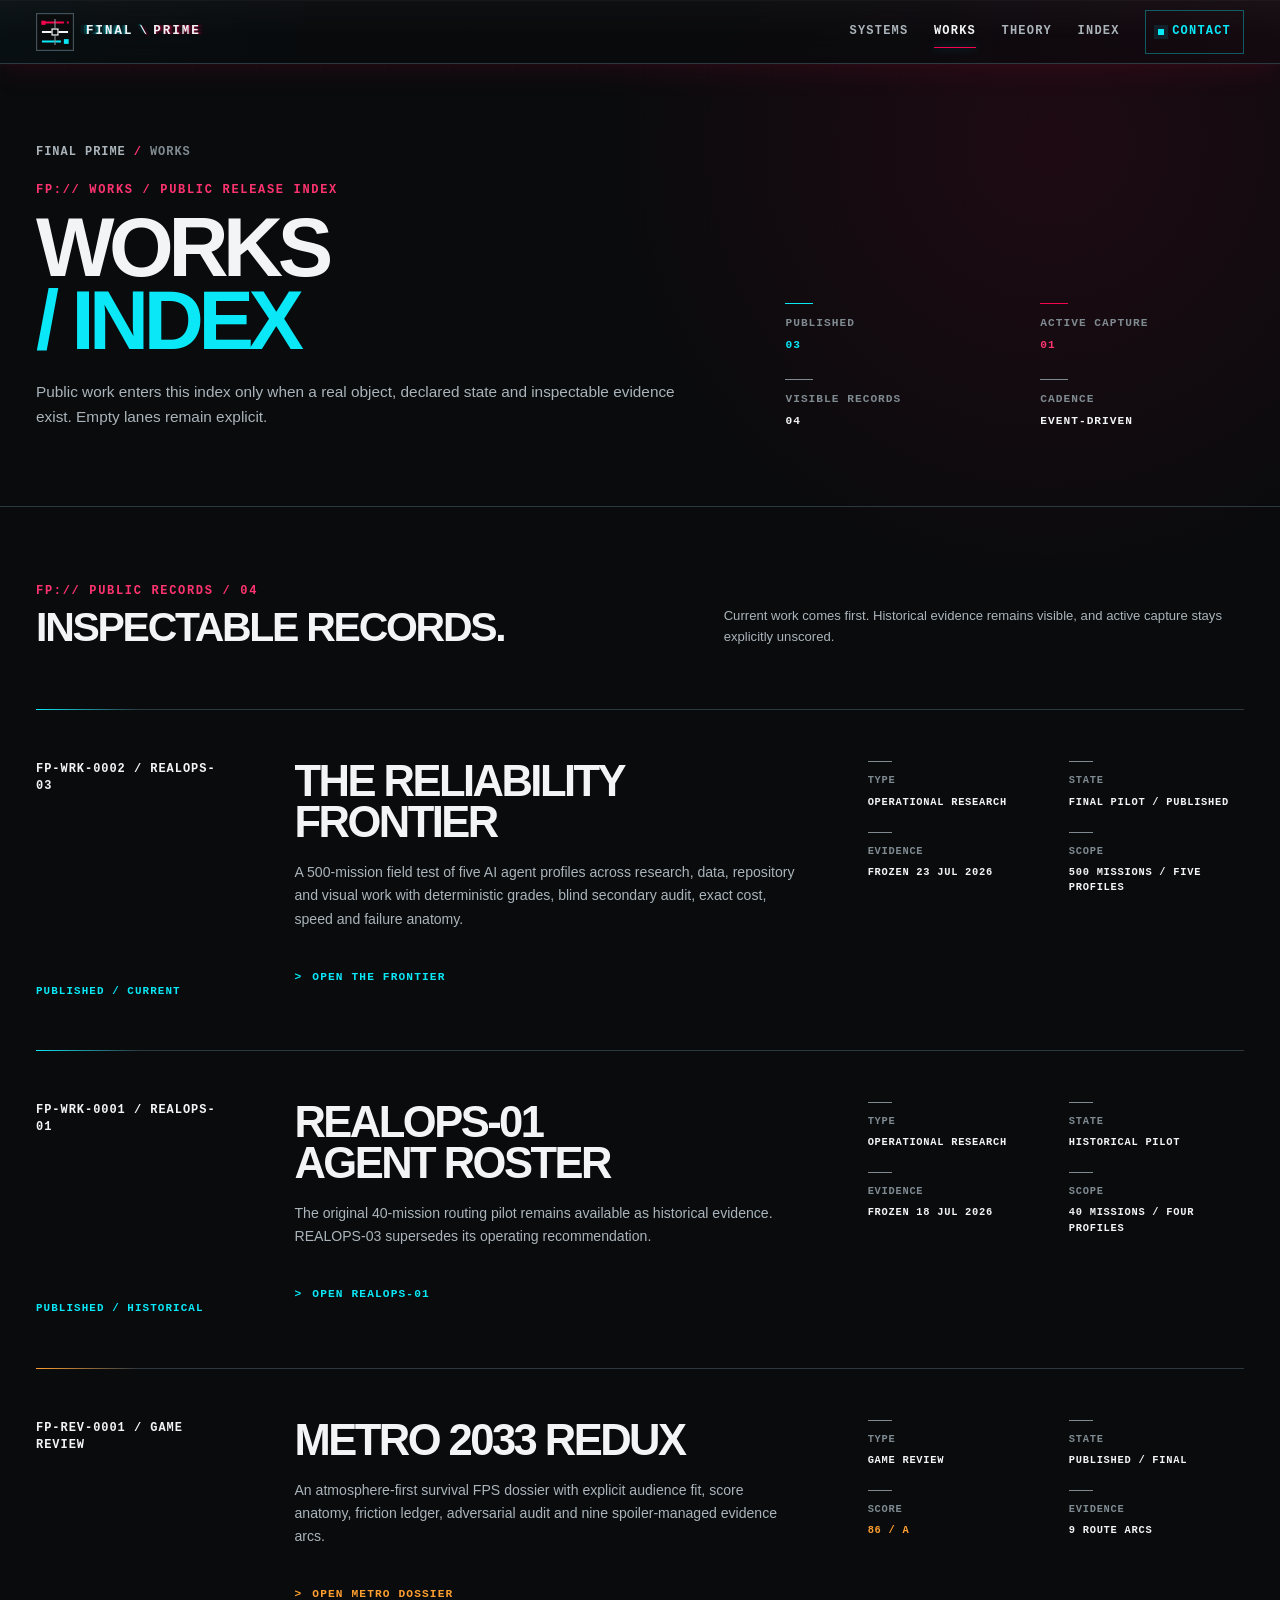
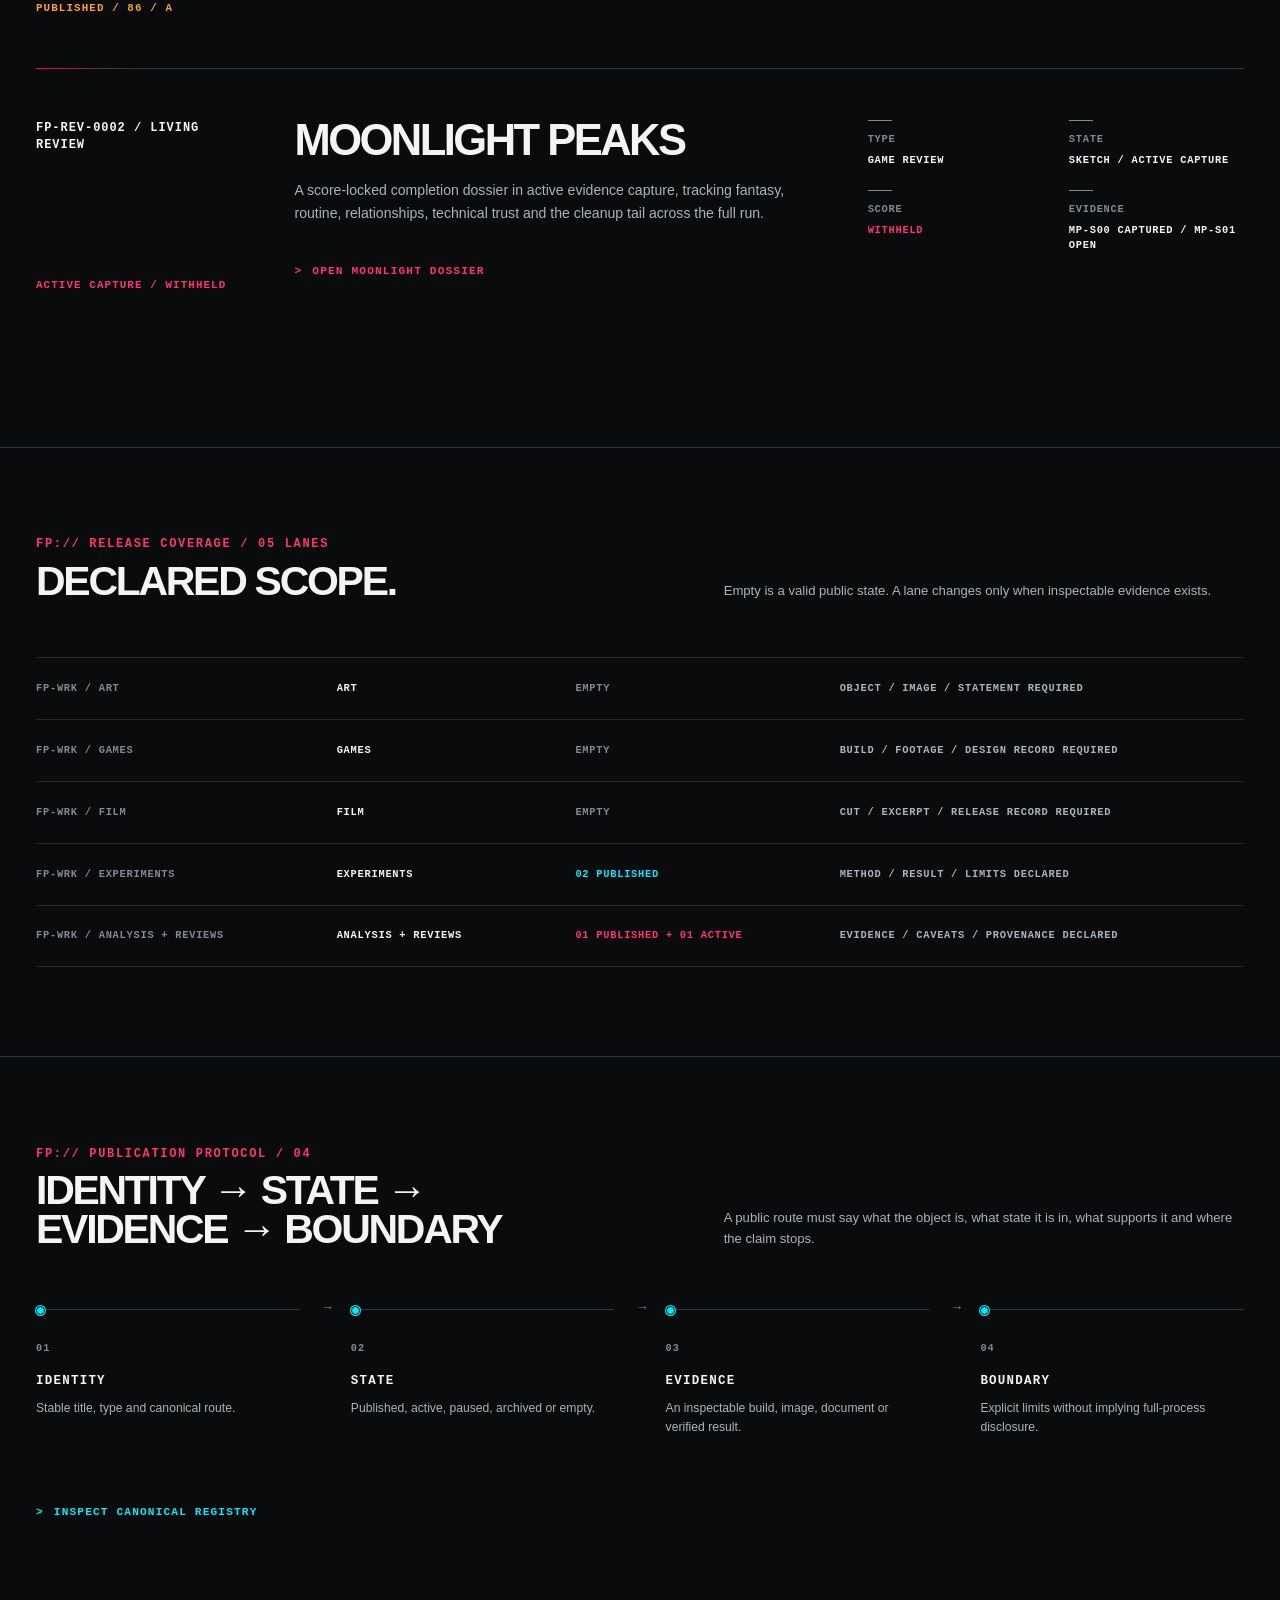
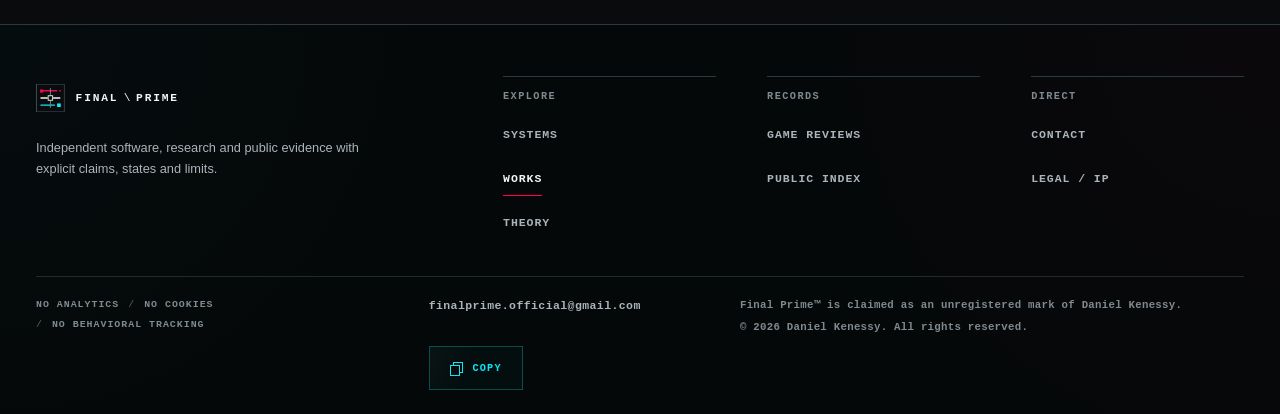
<file: works/index.html>
<!doctype html>
<html lang="en" class="no-js">
<head>
  <meta charset="utf-8">
  <meta name="viewport" content="width=device-width, initial-scale=1">
  <meta name="description" content="The Final Prime Works Index is a compact registry of three published records, one active capture and five explicit release lanes.">
  <meta name="author" content="Daniel Kenessy">
  <meta name="copyright" content="© 2026 Daniel Kenessy">
  <meta name="robots" content="index,follow,max-image-preview:large">
  <meta name="theme-color" content="#090b0d">
  <meta name="color-scheme" content="dark">
  <meta name="referrer" content="no-referrer">
  <meta http-equiv="Content-Security-Policy" content="default-src 'self'; script-src 'self'; style-src 'self'; img-src 'self' data:; font-src 'self'; media-src 'none'; connect-src 'self'; worker-src 'none'; child-src 'none'; object-src 'none'; frame-src 'none'; form-action 'none'; base-uri 'self'; manifest-src 'self'">
  <link rel="stylesheet" href="/assets/signal-glitch.css?v=20260717-6">
  <noscript><link rel="stylesheet" href="/assets/no-js.css"></noscript>
  <link rel="canonical" href="https://final-prime.github.io/works/">
  <link rel="license" href="https://final-prime.github.io/legal/">
  <meta property="og:type" content="website"><meta property="og:locale" content="en_US"><meta property="og:site_name" content="Final Prime"><meta property="og:title" content="Final Prime Works Index: Public records and evidence"><meta property="og:description" content="Three published records, one active capture and five explicit release lanes."><meta property="og:url" content="https://final-prime.github.io/works/"><meta property="og:image" content="https://final-prime.github.io/assets/og-cover.png"><meta property="og:image:type" content="image/png"><meta property="og:image:width" content="1200"><meta property="og:image:height" content="630"><meta property="og:image:alt" content="Final Prime public surface"><meta name="twitter:card" content="summary_large_image"><meta name="twitter:title" content="Final Prime Works Index: Public records and evidence"><meta name="twitter:description" content="Three published records, one active capture and five explicit release lanes."><meta name="twitter:image" content="https://final-prime.github.io/assets/og-cover.png"><meta name="twitter:image:alt" content="Final Prime public surface">
  <title>Works Index | Final Prime</title>
  <link rel="icon" href="/assets/favicon.svg" type="image/svg+xml"><link rel="icon" href="/assets/icon-192.png" type="image/png" sizes="192x192"><link rel="apple-touch-icon" href="/apple-touch-icon.png" sizes="180x180"><link rel="manifest" href="/site.webmanifest"><link rel="stylesheet" href="/assets/base.css?v=20260719-8"><link rel="stylesheet" href="/assets/responsive.css?v=20260717-4"><link rel="stylesheet" href="/assets/catalog.css"><link rel="stylesheet" href="/assets/surface-polish.css?v=20260719-7"><link rel="stylesheet" href="/assets/works-index.css?v=20260724-2"><script src="/assets/app.js?v=20260718-4" defer></script>
  <script src="/assets/scroll-readout.js?v=20260718-2" defer></script>
</head>
<body class="works-index">
  <a class="skip-link" href="#main-content">Skip to content</a>
  <header class="site-header" data-site-header><div class="shell header-inner"><a class="brand" href="/" aria-label="Final Prime home"><img class="brand-mark" src="/assets/mark.svg" width="38" height="38" alt=""><span class="brand-name" aria-hidden="true"><span class="brand-word brand-word-final">FINAL</span><span class="brand-divider">\</span><span class="brand-word brand-word-prime">PRIME</span></span></a><button class="menu-toggle" type="button" hidden aria-expanded="false" aria-controls="site-navigation" aria-label="Open primary navigation" data-menu-toggle><span aria-hidden="true"></span></button><nav class="site-nav" id="site-navigation" aria-label="Primary navigation" data-site-nav><a href="/systems/">Systems</a><a href="/works/" aria-current="page">Works</a><a href="/thought/">Theory</a><a href="/index/">Index</a><a class="nav-access" href="/contact/"><span class="access-dot" aria-hidden="true"></span>Contact</a></nav></div></header>
  <main class="catalog-main" id="main-content" tabindex="-1">
    <section class="works-hero" aria-labelledby="works-title"><div class="shell works-hero-grid"><div class="works-hero-copy"><nav class="page-context" aria-label="Breadcrumb"><a href="/">Final Prime</a><span aria-hidden="true">/</span><span aria-current="page">Works</span></nav><p class="section-kicker">FP:// WORKS / PUBLIC RELEASE INDEX</p><h1 id="works-title"><span>Works</span><span>/ Index</span></h1><p class="works-intro">Public work enters this index only when a real object, declared state and inspectable evidence exist. Empty lanes remain explicit.</p></div><dl class="works-meta" aria-label="Works index state"><div class="published"><dt>Published</dt><dd>03</dd></div><div class="active"><dt>Active capture</dt><dd>01</dd></div><div><dt>Visible records</dt><dd>04</dd></div><div><dt>Cadence</dt><dd>Event-driven</dd></div></dl></div></section>

    <section class="works-record-section" aria-labelledby="public-records-title"><div class="shell"><header class="works-section-head"><div><p class="section-kicker">FP:// PUBLIC RECORDS / 04</p><h2 id="public-records-title">Inspectable records.</h2></div><p>Current work comes first. Historical evidence remains visible, and active capture stays explicitly unscored.</p></header><ol class="works-ledger">
      <li><article class="work-record record-research"><header class="record-header"><p class="catalog-code">FP-WRK-0002 / REALOPS-03</p><p class="record-state">Published / Current</p></header><div class="record-body"><div class="record-copy"><h3>The Reliability Frontier</h3><p>A 500-mission field test of five AI agent profiles across research, data, repository and visual work with deterministic grades, blind secondary audit, exact cost, speed and failure anatomy.</p></div><dl class="record-data"><div><dt>Type</dt><dd>Operational research</dd></div><div><dt>State</dt><dd>Final pilot / published</dd></div><div><dt>Evidence</dt><dd>Frozen 23 Jul 2026</dd></div><div><dt>Scope</dt><dd>500 missions / five profiles</dd></div></dl><a class="record-link" href="/works/realops-03/"><span class="command-prompt" aria-hidden="true">&gt;</span> Open the frontier</a></div></article></li>
      <li><article class="work-record record-research"><header class="record-header"><p class="catalog-code">FP-WRK-0001 / REALOPS-01</p><p class="record-state">Published / Historical</p></header><div class="record-body"><div class="record-copy"><h3>REALOPS-01 Agent Roster</h3><p>The original 40-mission routing pilot remains available as historical evidence. REALOPS-03 supersedes its operating recommendation.</p></div><dl class="record-data"><div><dt>Type</dt><dd>Operational research</dd></div><div><dt>State</dt><dd>Historical pilot</dd></div><div><dt>Evidence</dt><dd>Frozen 18 Jul 2026</dd></div><div><dt>Scope</dt><dd>40 missions / four profiles</dd></div></dl><a class="record-link" href="/works/realops-01/"><span class="command-prompt" aria-hidden="true">&gt;</span> Open REALOPS-01</a></div></article></li>
      <li><article class="work-record record-review record-metro"><header class="record-header"><p class="catalog-code">FP-REV-0001 / GAME REVIEW</p><p class="record-state">Published / 86 / A</p></header><div class="record-body"><div class="record-copy"><h3>Metro 2033 Redux</h3><p>An atmosphere-first survival FPS dossier with explicit audience fit, score anatomy, friction ledger, adversarial audit and nine spoiler-managed evidence arcs.</p></div><dl class="record-data"><div><dt>Type</dt><dd>Game review</dd></div><div><dt>State</dt><dd>Published / final</dd></div><div><dt>Score</dt><dd>86 / A</dd></div><div><dt>Evidence</dt><dd>9 route arcs</dd></div></dl><a class="record-link" href="/reviews/metro-2033-redux/"><span class="command-prompt" aria-hidden="true">&gt;</span> Open Metro dossier</a></div></article></li>
      <li><article class="work-record record-review record-active"><header class="record-header"><p class="catalog-code">FP-REV-0002 / LIVING REVIEW</p><p class="record-state">Active capture / Withheld</p></header><div class="record-body"><div class="record-copy"><h3>Moonlight Peaks</h3><p>A score-locked completion dossier in active evidence capture, tracking fantasy, routine, relationships, technical trust and the cleanup tail across the full run.</p></div><dl class="record-data"><div><dt>Type</dt><dd>Game review</dd></div><div><dt>State</dt><dd>Sketch / active capture</dd></div><div><dt>Score</dt><dd>Withheld</dd></div><div><dt>Evidence</dt><dd>MP-S00 captured / MP-S01 open</dd></div></dl><a class="record-link" href="/reviews/moonlight-peaks/"><span class="command-prompt" aria-hidden="true">&gt;</span> Open Moonlight dossier</a></div></article></li>
    </ol></div></section>

    <section class="works-coverage" aria-labelledby="coverage-title"><div class="shell"><header class="compact-section-head"><div><p class="section-kicker">FP:// RELEASE COVERAGE / 05 LANES</p><h2 id="coverage-title">Declared scope.</h2></div><p>Empty is a valid public state. A lane changes only when inspectable evidence exists.</p></header><ul class="coverage-ledger">
      <li><span>FP-WRK / ART</span><strong>Art</strong><em>Empty</em><p>Object / image / statement required</p></li>
      <li><span>FP-WRK / GAMES</span><strong>Games</strong><em>Empty</em><p>Build / footage / design record required</p></li>
      <li><span>FP-WRK / FILM</span><strong>Film</strong><em>Empty</em><p>Cut / excerpt / release record required</p></li>
      <li class="published"><span>FP-WRK / EXPERIMENTS</span><strong>Experiments</strong><em>02 published</em><p>Method / result / limits declared</p></li>
      <li class="mixed"><span>FP-WRK / ANALYSIS + REVIEWS</span><strong>Analysis + Reviews</strong><em>01 published + 01 active</em><p>Evidence / caveats / provenance declared</p></li>
    </ul></div></section>

    <section class="works-protocol" aria-labelledby="protocol-title"><div class="shell"><header class="compact-section-head"><div><p class="section-kicker">FP:// PUBLICATION PROTOCOL / 04</p><h2 id="protocol-title">Identity → State → Evidence → Boundary</h2></div><p>A public route must say what the object is, what state it is in, what supports it and where the claim stops.</p></header><ol class="protocol-rail"><li><span>01</span><strong>Identity</strong><p>Stable title, type and canonical route.</p></li><li><span>02</span><strong>State</strong><p>Published, active, paused, archived or empty.</p></li><li><span>03</span><strong>Evidence</strong><p>An inspectable build, image, document or verified result.</p></li><li><span>04</span><strong>Boundary</strong><p>Explicit limits without implying full-process disclosure.</p></li></ol><a class="registry-link" href="/index/"><span class="command-prompt" aria-hidden="true">&gt;</span> Inspect canonical registry</a></div></section>
  </main>
  <footer class="site-footer"><div class="shell footer-shell"><div class="footer-primary"><div class="footer-identity"><a class="brand footer-brand" href="/" aria-label="Final Prime home"><img class="brand-mark" src="/assets/mark.svg" width="32" height="32" alt=""><span class="brand-name" aria-hidden="true"><span class="brand-word brand-word-final">FINAL</span><span class="brand-divider">\</span><span class="brand-word brand-word-prime">PRIME</span></span></a><p>Independent software, research and public evidence with explicit claims, states and limits.</p></div><nav class="footer-nav" aria-label="Footer navigation"><div class="footer-nav-group"><p class="footer-nav-label" id="footer-explore-label">Explore</p><ul aria-labelledby="footer-explore-label"><li><a href="/systems/">Systems</a></li><li><a href="/works/" aria-current="page">Works</a></li><li><a href="/thought/">Theory</a></li></ul></div><div class="footer-nav-group"><p class="footer-nav-label" id="footer-records-label">Records</p><ul aria-labelledby="footer-records-label"><li><a href="/reviews/">Game Reviews</a></li><li><a href="/index/">Public Index</a></li></ul></div><div class="footer-nav-group"><p class="footer-nav-label" id="footer-direct-label">Direct</p><ul aria-labelledby="footer-direct-label"><li><a href="/contact/">Contact</a></li><li><a href="/legal/">Legal / IP</a></li></ul></div></nav></div><div class="footer-rail"><p class="footer-trust"><span>No analytics</span><span>No cookies</span><span>No behavioral tracking</span></p><p class="footer-email"><a href="mailto:finalprime.official@gmail.com">finalprime.official@gmail.com</a></p><div class="footer-legal"><p>Final Prime™ is claimed as an unregistered mark of Daniel Kenessy.</p><p>© <span data-current-year>2026</span> Daniel Kenessy. All rights reserved.</p></div></div></div></footer>
  <script src="/assets/copy-email.js?v=20260719-1"></script>
</body>
</html>
</file>
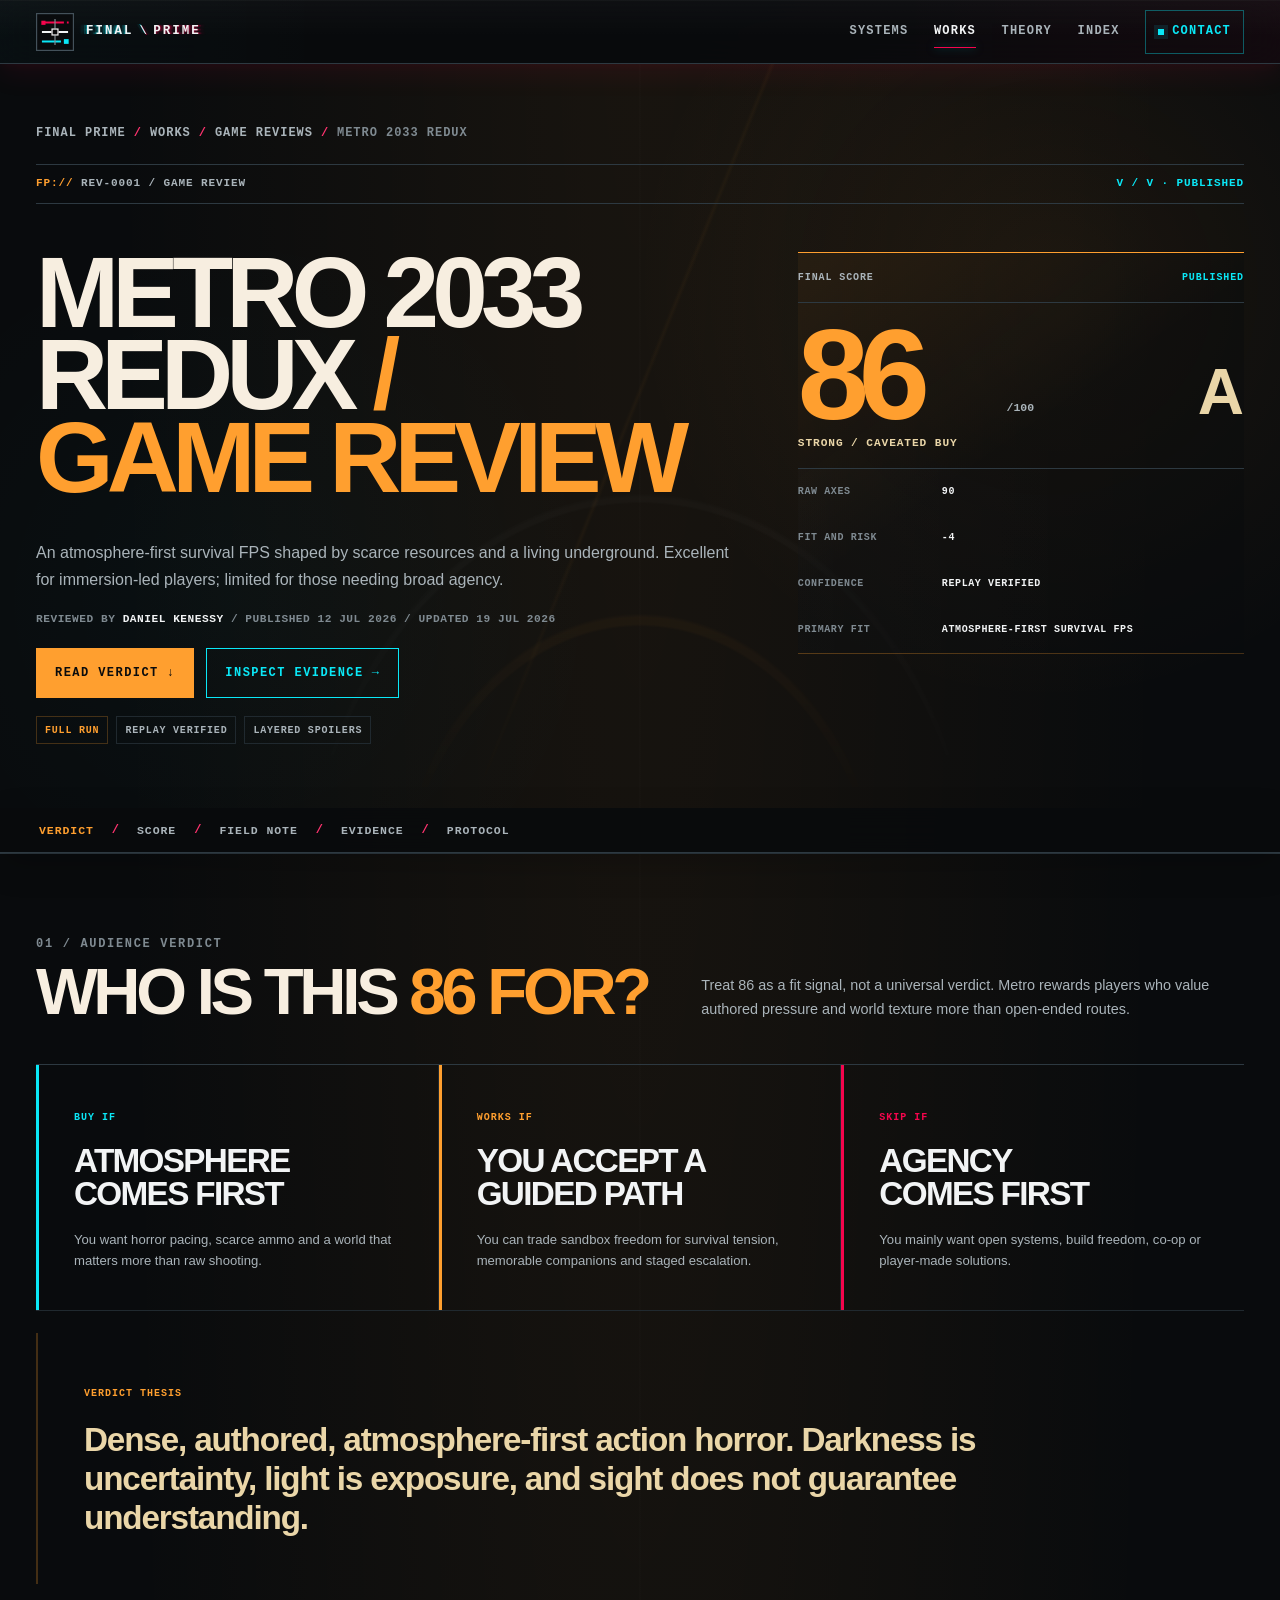
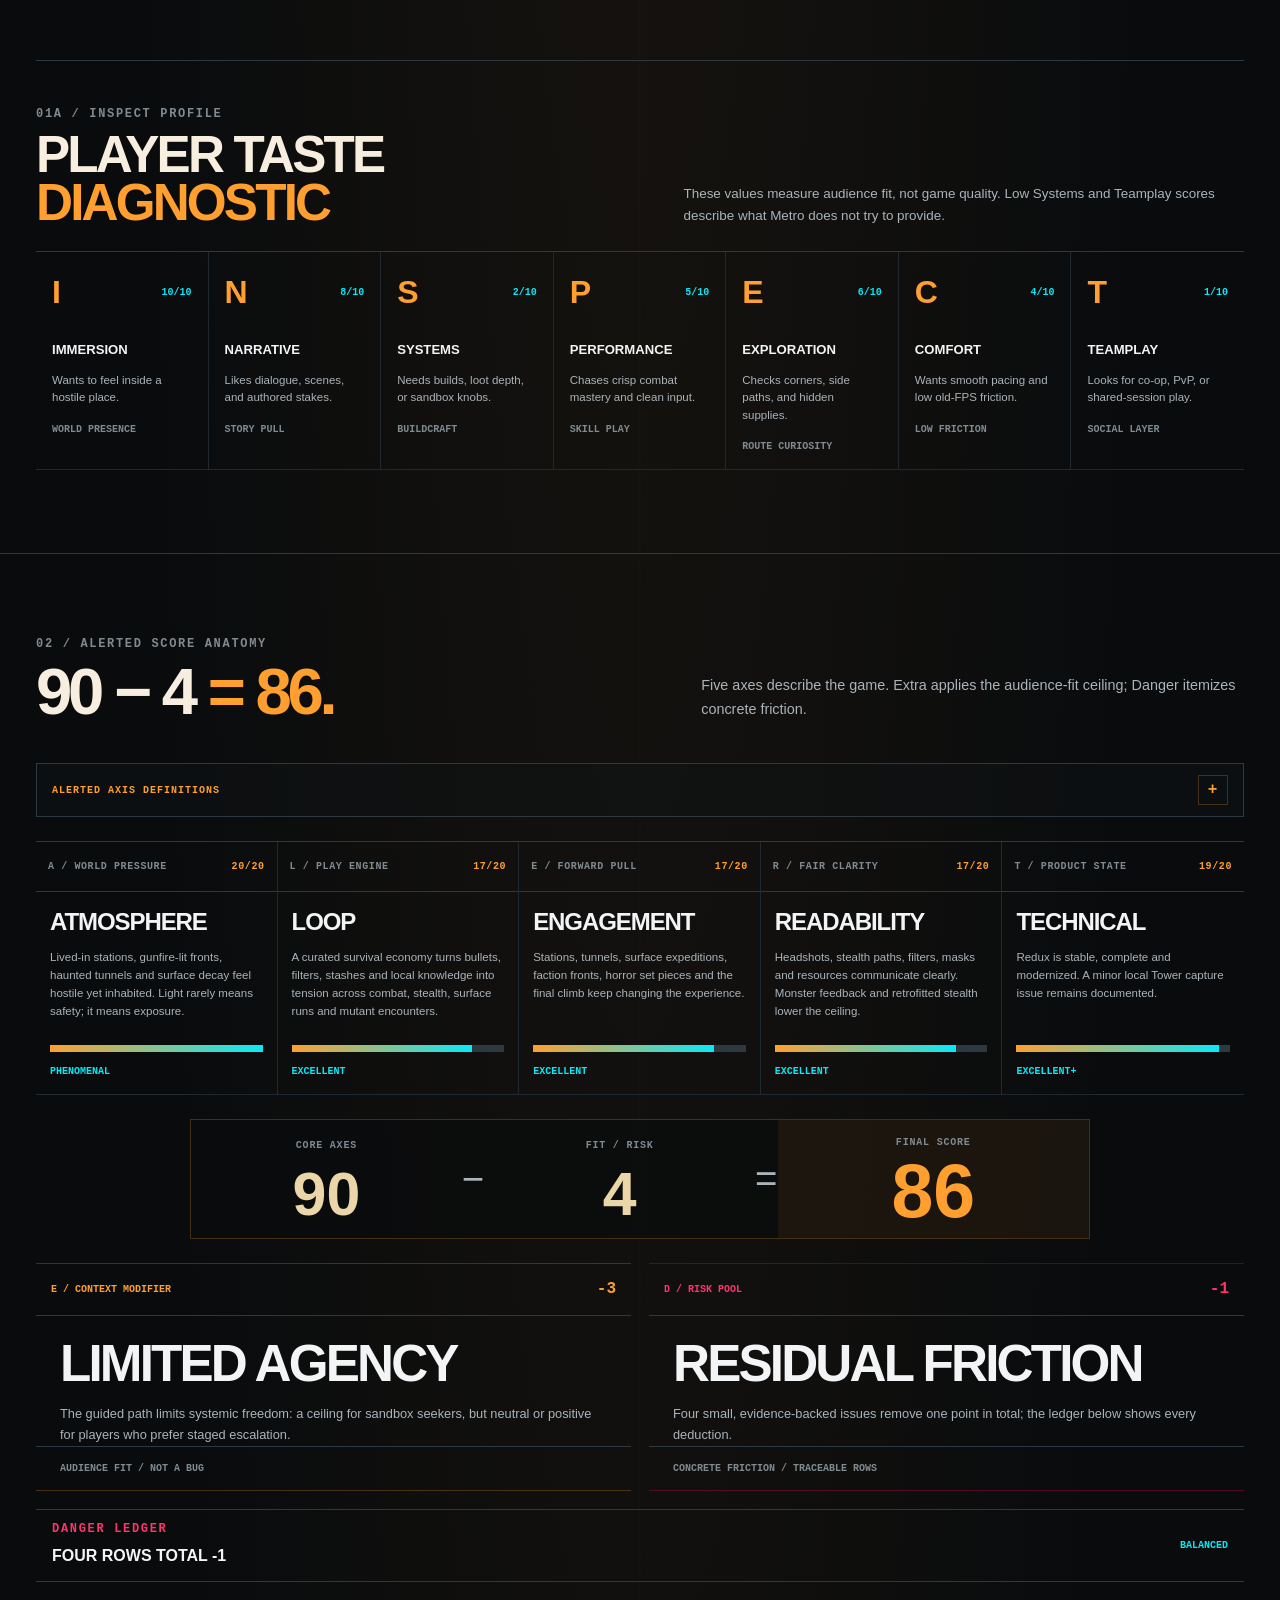
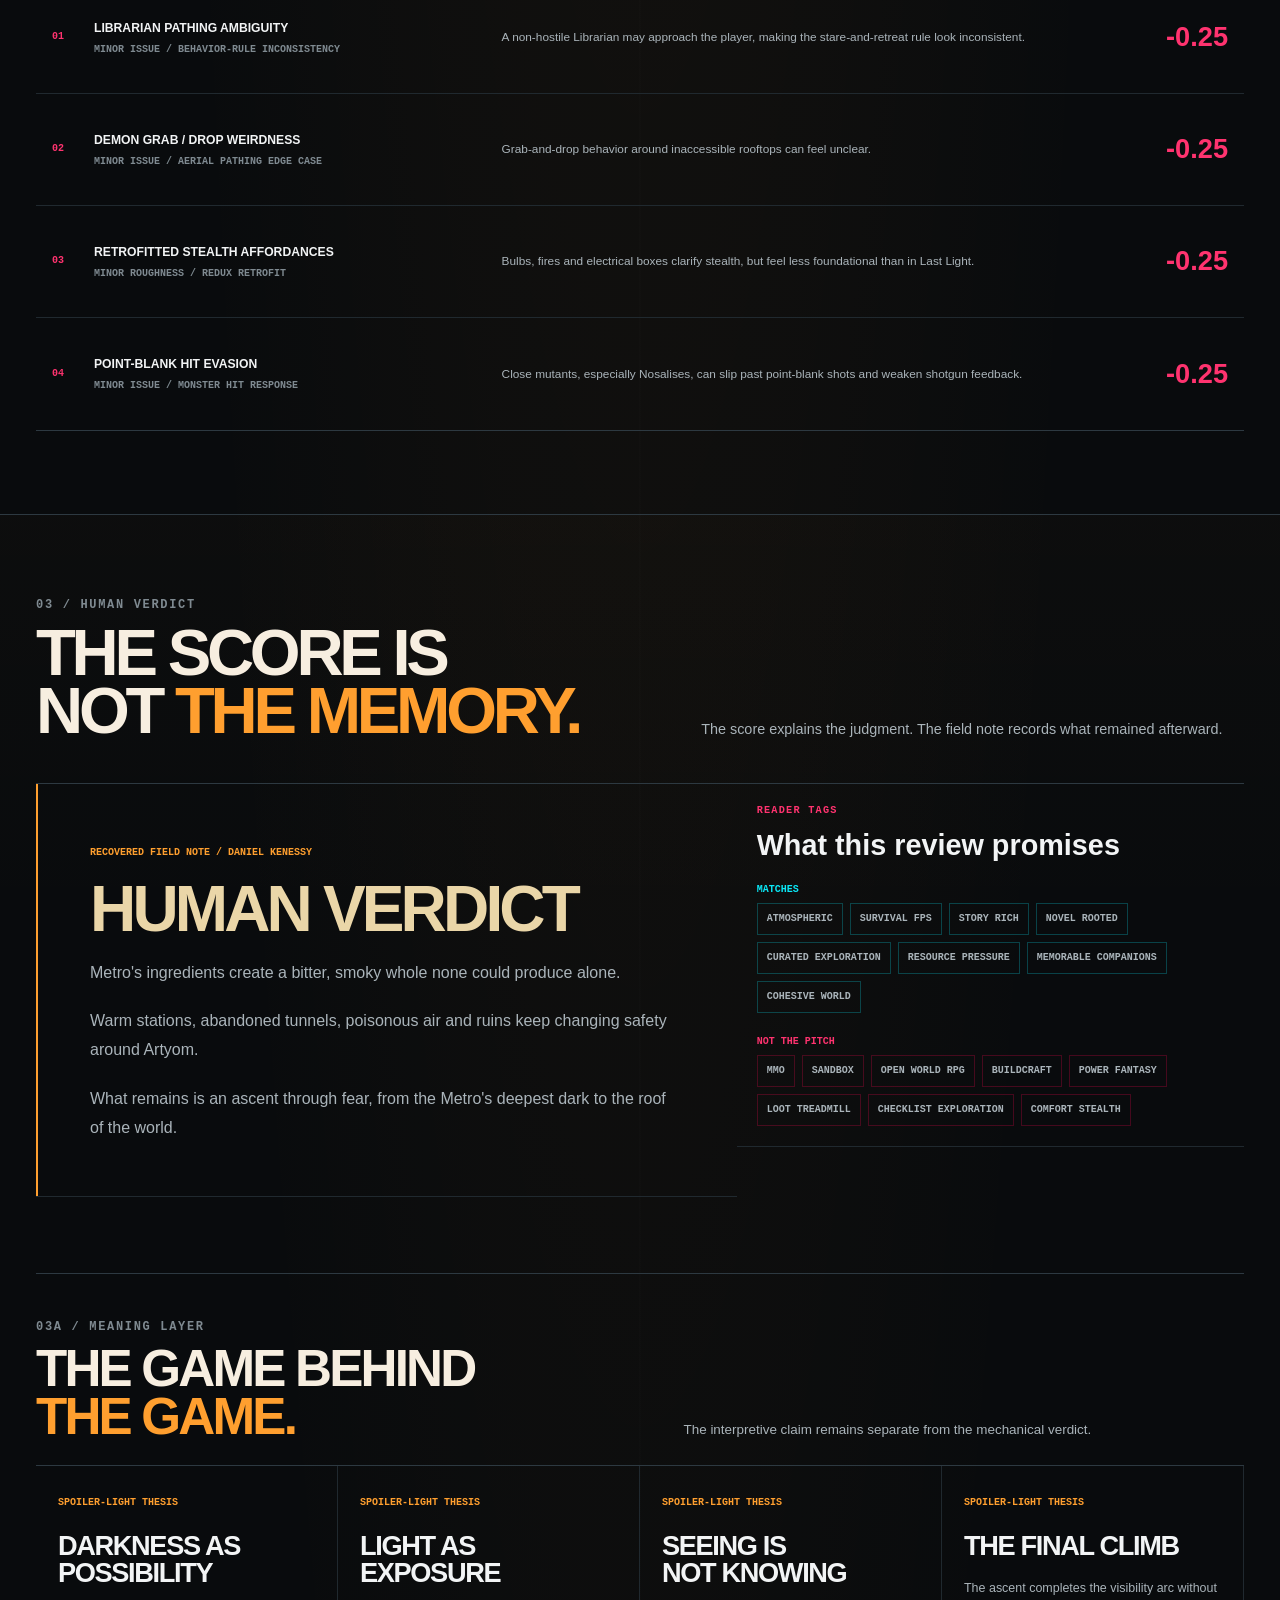
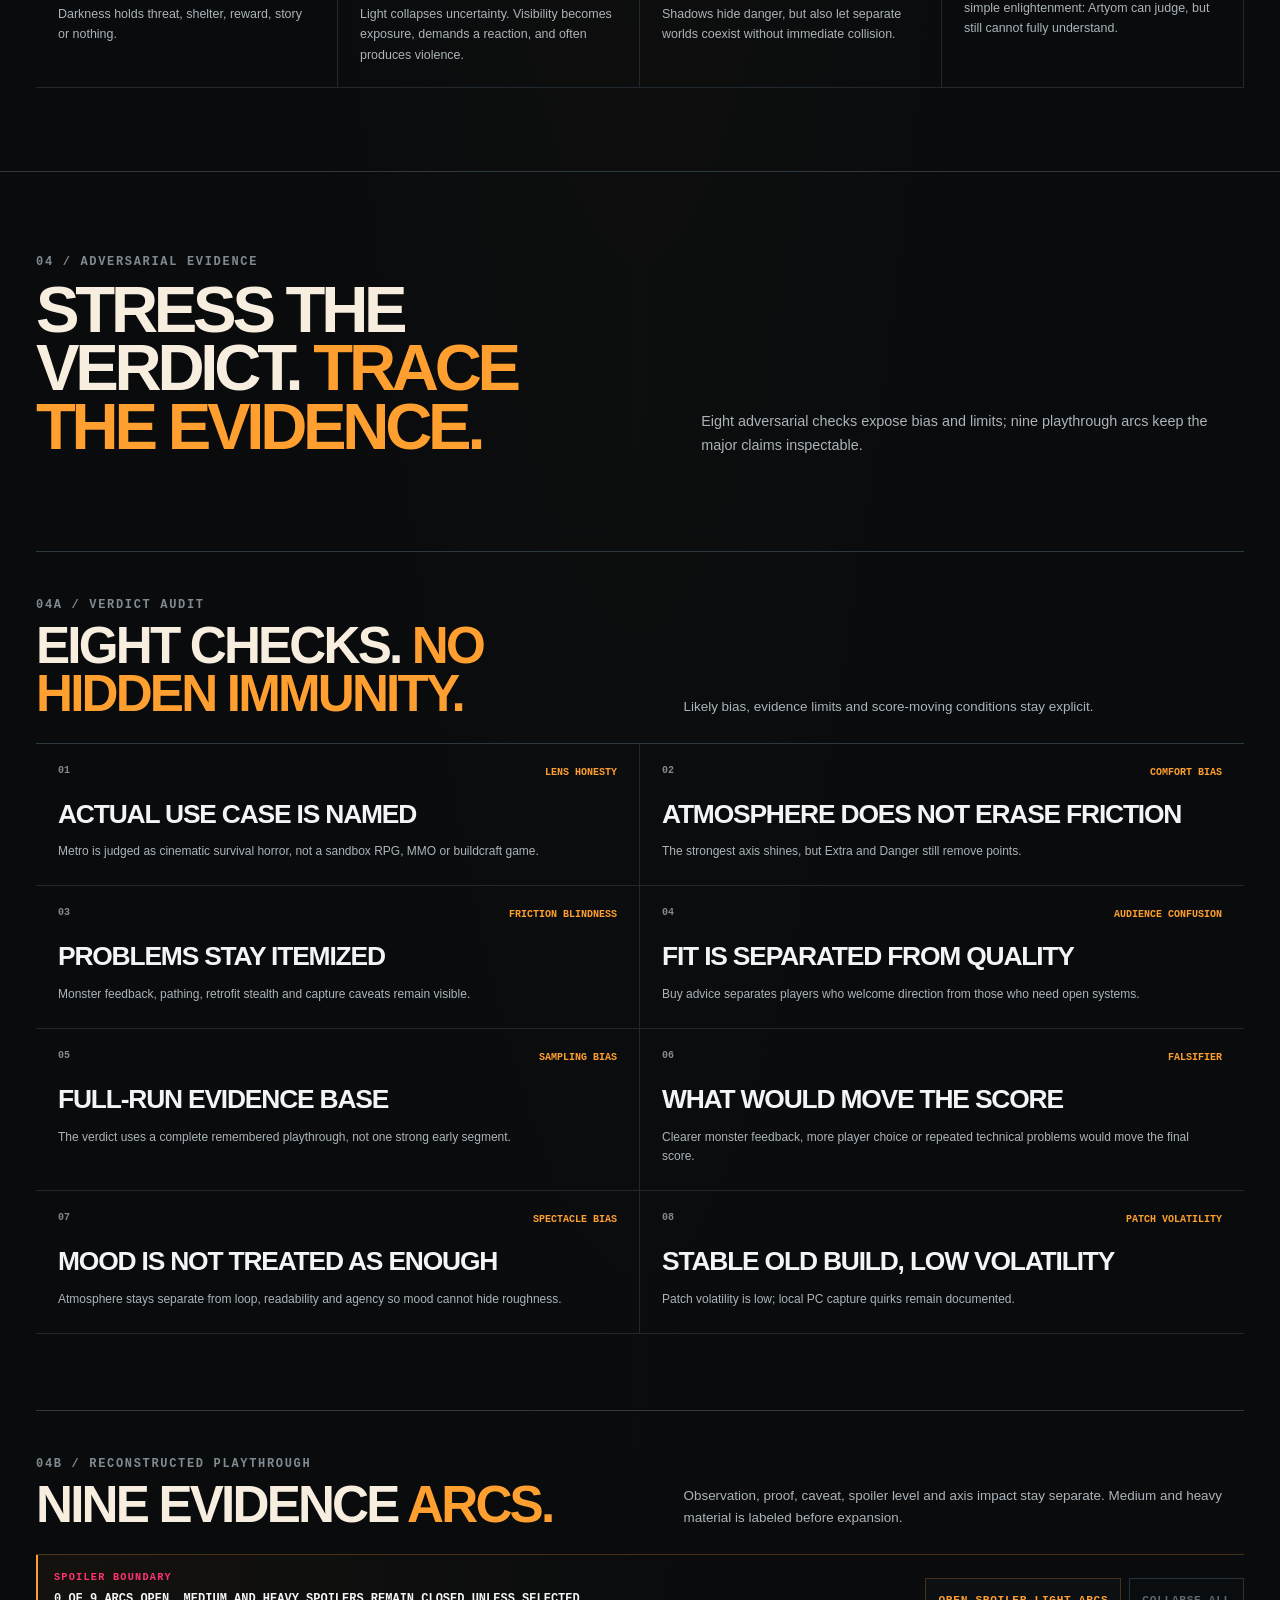
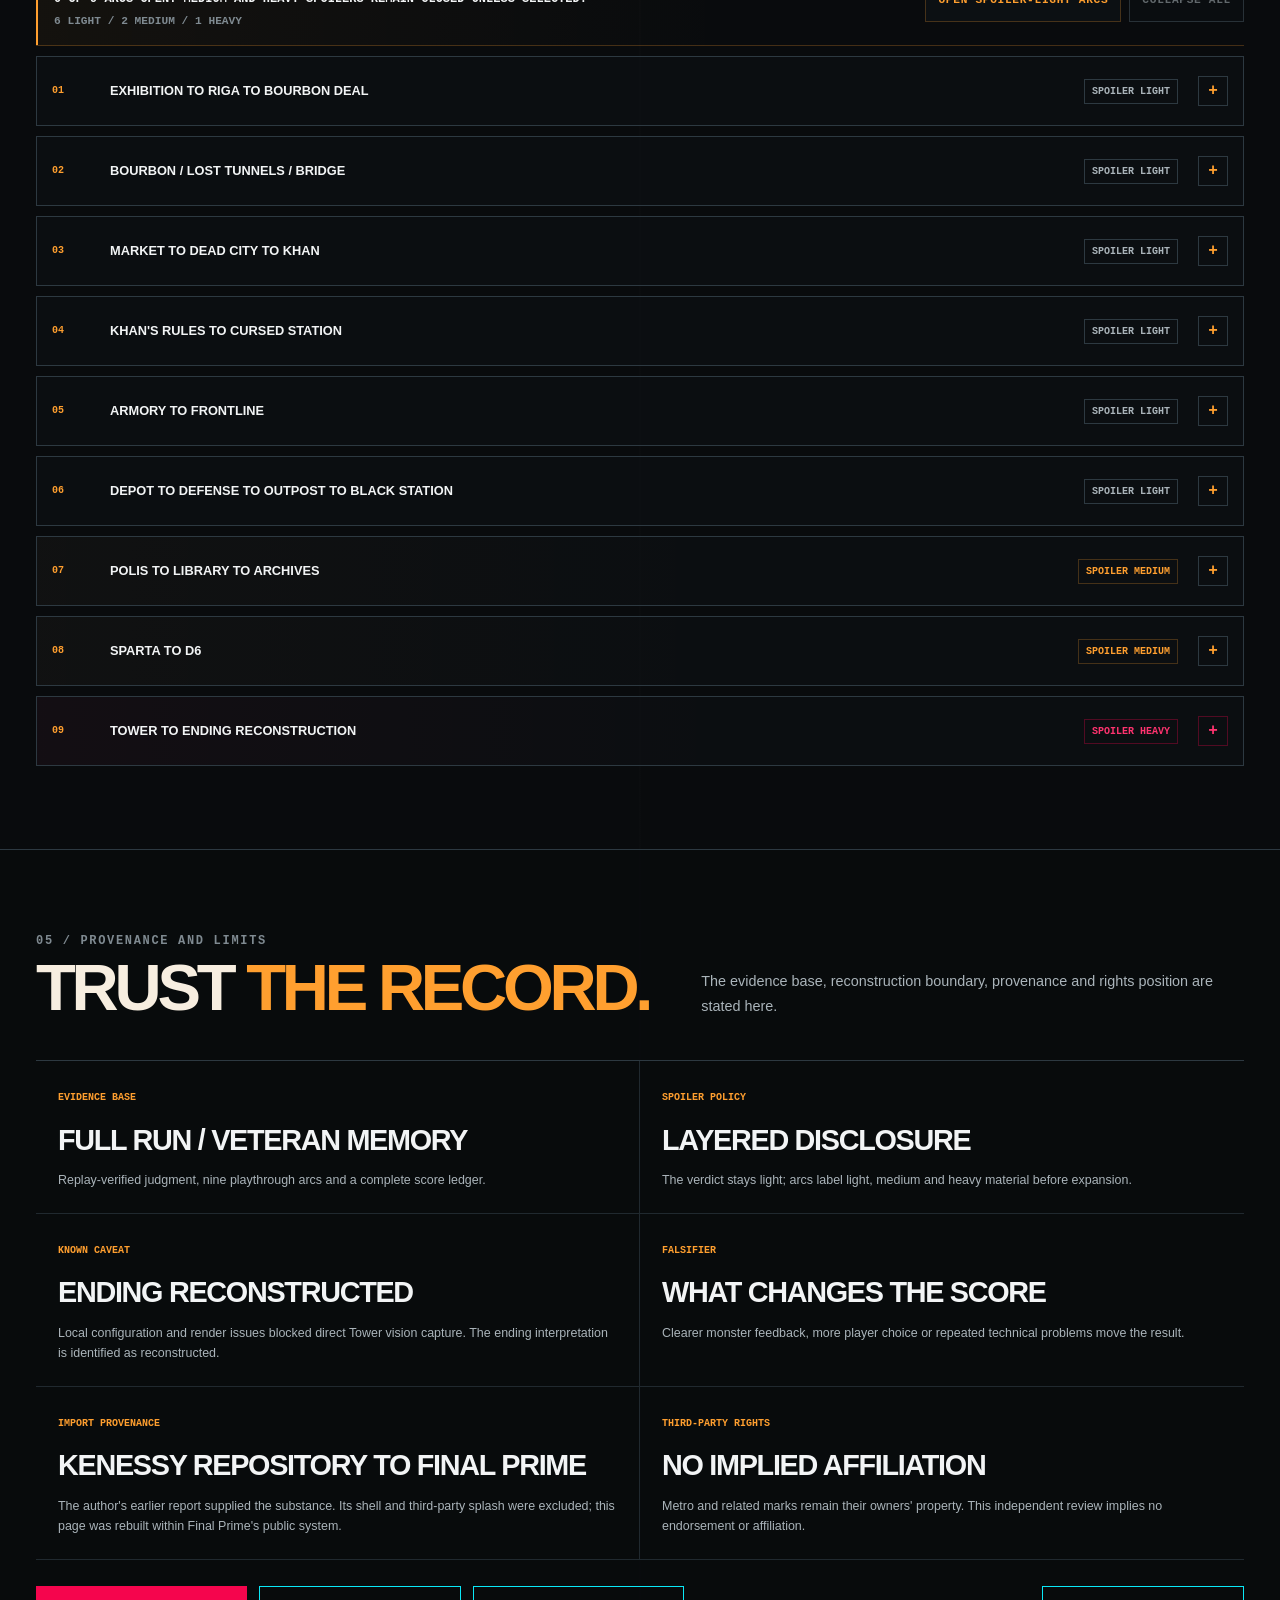
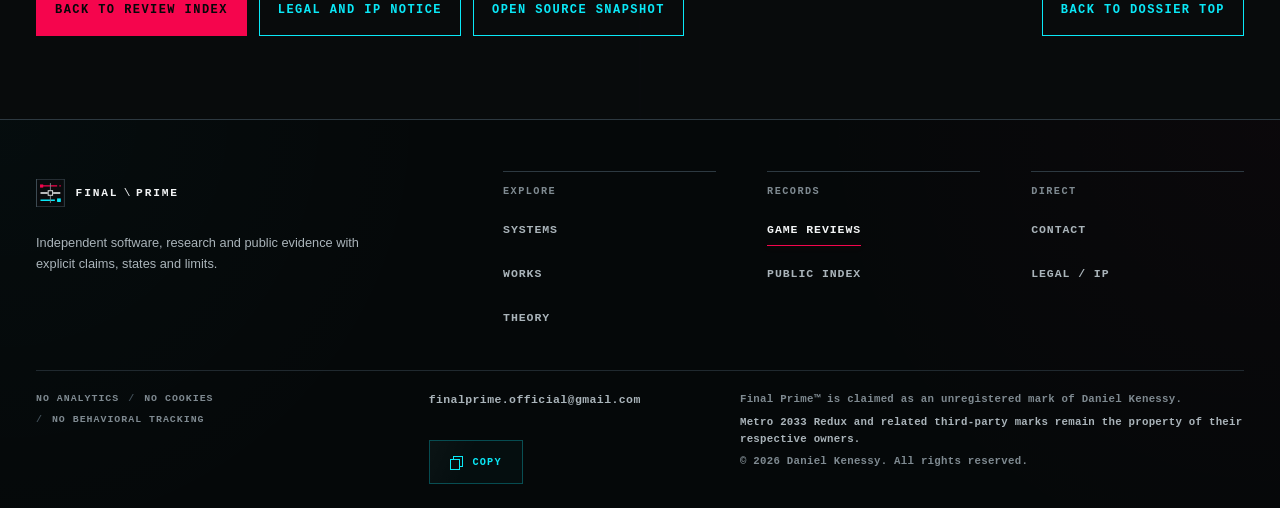
<file: reviews/metro-2033-redux/index.html>
<!doctype html>
<html lang="en" class="no-js">
<head>
  <meta charset="utf-8">
  <meta name="viewport" content="width=device-width, initial-scale=1">
  <meta name="description" content="Metro 2033 Redux review: an 86/A atmosphere-first survival FPS dossier with score anatomy, audience fit, adversarial audit and nine evidence arcs.">
  <meta name="author" content="Daniel Kenessy">
  <meta name="copyright" content="© 2026 Daniel Kenessy">
  <meta name="robots" content="index,follow,max-image-preview:large">
  <meta name="theme-color" content="#090b0d">
  <meta name="color-scheme" content="dark">
  <meta name="referrer" content="no-referrer">
  <meta http-equiv="Content-Security-Policy" content="default-src 'self'; script-src 'self'; style-src 'self'; img-src 'self' data:; font-src 'self'; media-src 'none'; connect-src 'self'; worker-src 'none'; child-src 'none'; object-src 'none'; frame-src 'none'; form-action 'none'; base-uri 'self'; manifest-src 'self'">
  <link rel="stylesheet" href="/assets/signal-glitch.css?v=20260717-6">
  <noscript><link rel="stylesheet" href="/assets/no-js.css"></noscript>
  <link rel="canonical" href="https://final-prime.github.io/reviews/metro-2033-redux/">
  <link rel="license" href="https://final-prime.github.io/legal/">
  <link rel="prev" href="https://final-prime.github.io/reviews/">
  <meta property="og:type" content="article">
  <meta property="og:locale" content="en_US">
  <meta property="og:site_name" content="Final Prime">
  <meta property="og:title" content="Metro 2033 Redux Review: 86/A | Final Prime">
  <meta property="og:description" content="Atmosphere-first survival FPS verdict, score anatomy, audience fit, friction ledger, adversarial audit, and nine evidence arcs.">
  <meta property="og:url" content="https://final-prime.github.io/reviews/metro-2033-redux/">
  <meta property="og:image" content="https://final-prime.github.io/assets/reviews/metro-2033-redux-og.png">
  <meta property="og:image:type" content="image/png">
  <meta property="og:image:width" content="1200">
  <meta property="og:image:height" content="630">
  <meta property="og:image:alt" content="Final Prime Metro 2033 Redux review cover with score 86 and grade A">
  <meta property="article:author" content="Daniel Kenessy">
  <meta property="article:published_time" content="2026-07-12">
  <meta property="article:modified_time" content="2026-07-19">
  <meta property="article:section" content="Game Reviews">
  <meta name="twitter:card" content="summary_large_image">
  <meta name="twitter:title" content="Metro 2033 Redux Review: 86/A | Final Prime">
  <meta name="twitter:description" content="Atmosphere-first survival FPS verdict with explicit score math, caveats, and evidence arcs.">
  <meta name="twitter:image" content="https://final-prime.github.io/assets/reviews/metro-2033-redux-og.png">
  <meta name="twitter:image:alt" content="Final Prime Metro 2033 Redux review cover with score 86 and grade A">
  <title>Metro 2033 Redux Review: 86/A | Final Prime</title>
  <link rel="icon" href="/assets/favicon.svg" type="image/svg+xml"><link rel="icon" href="/assets/icon-192.png" type="image/png" sizes="192x192"><link rel="apple-touch-icon" href="/apple-touch-icon.png" sizes="180x180">
  <link rel="manifest" href="/site.webmanifest">
  <link rel="stylesheet" href="/assets/base.css?v=20260719-8">


  <link rel="stylesheet" href="/assets/responsive.css?v=20260717-4">
  <link rel="stylesheet" href="/assets/surface-polish.css?v=20260719-7">
  <link rel="stylesheet" href="/assets/review-dossier.css?v=20260719-19">
  <script src="/assets/app.js?v=20260718-4" defer></script>
  <script src="/assets/review-dossier.js?v=20260719-1" defer></script>
</head>
<body class="review-dossier-page">
  <a class="skip-link" href="#main-content">Skip to content</a>
  <header class="site-header" data-site-header><div class="shell header-inner"><a class="brand" href="/" aria-label="Final Prime home"><img class="brand-mark" src="/assets/mark.svg" width="38" height="38" alt=""><span class="brand-name" aria-hidden="true"><span class="brand-word brand-word-final">FINAL</span><span class="brand-divider">\</span><span class="brand-word brand-word-prime">PRIME</span></span></a><button class="menu-toggle" type="button" hidden aria-expanded="false" aria-controls="site-navigation" aria-label="Open primary navigation" data-menu-toggle><span aria-hidden="true"></span></button><nav class="site-nav" id="site-navigation" aria-label="Primary navigation" data-site-nav><a href="/systems/">Systems</a><a href="/works/" aria-current="location">Works</a><a href="/thought/">Theory</a><a href="/index/">Index</a><a class="nav-access" href="/contact/"><span class="access-dot" aria-hidden="true"></span>Contact</a></nav></div></header>

  <main class="dossier-main" id="main-content" tabindex="-1" data-review-id="FP-REV-0001" data-review-raw="90" data-review-correction="-4" data-review-score="86" itemscope itemtype="https://schema.org/Review">
    <meta itemprop="dateModified" content="2026-07-19">
    <meta itemprop="inLanguage" content="en">
    <span class="sr-only" aria-hidden="true" itemprop="publisher" itemscope itemtype="https://schema.org/Organization"><span itemprop="name">Final Prime</span></span>
    <span class="sr-only" aria-hidden="true" itemprop="itemReviewed" itemscope itemtype="https://schema.org/Game"><span itemprop="name">Metro 2033 Redux</span></span>
    <section class="dossier-hero" aria-labelledby="dossier-title">
      <div class="shell">
        <nav class="page-context" aria-label="Breadcrumb"><a href="/">Final Prime</a><span aria-hidden="true">/</span><a href="/works/">Works</a><span aria-hidden="true">/</span><a href="/reviews/">Game Reviews</a><span aria-hidden="true">/</span><span aria-current="page">Metro 2033 Redux</span></nav>
        <div class="dossier-protocol"><span><b>FP://</b> REV-0001 / GAME REVIEW</span><strong><span aria-hidden="true">V / V · </span>PUBLISHED</strong></div>
        <div class="dossier-hero-grid">
          <div class="dossier-hero-copy">
            <h1 id="dossier-title" itemprop="name headline"><span>Metro 2033</span><span>Redux <i>/</i></span><span>Game Review</span></h1>
          </div>
          <div class="dossier-score" role="group" aria-label="Final review score" itemprop="reviewRating" itemscope itemtype="https://schema.org/Rating">
            <meta itemprop="ratingValue" content="86">
            <meta itemprop="bestRating" content="100">
            <meta itemprop="worstRating" content="0">
            <header><span>Final score</span><strong>Published</strong></header>
            <div class="dossier-score-main"><b>86</b><span>/100</span><em>A</em><p>Strong / caveated buy</p></div>
            <dl><div><dt>Raw axes</dt><dd>90</dd></div><div><dt>Fit and risk</dt><dd>-4</dd></div><div><dt>Confidence</dt><dd>Replay verified</dd></div><div><dt>Primary fit</dt><dd>Atmosphere-first survival FPS</dd></div></dl>
          </div>
          <div class="dossier-hero-summary">
            <p class="dossier-identity" itemprop="reviewBody">An atmosphere-first survival FPS shaped by scarce resources and a living underground. Excellent for immersion-led players; limited for those needing broad agency.</p>
            <p class="dossier-byline">Reviewed by <span itemprop="author" itemscope itemtype="https://schema.org/Person"><span itemprop="name">Daniel Kenessy</span></span><span aria-hidden="true"> / </span><time itemprop="datePublished" datetime="2026-07-12">Published 12 Jul 2026</time><span aria-hidden="true"> / </span><time datetime="2026-07-19">Updated 19 Jul 2026</time></p>
            <div class="dossier-actions"><a class="button button-primary" href="#verdict">Read verdict <span aria-hidden="true">↓</span></a><a class="button button-secondary" href="#evidence">Inspect evidence <span aria-hidden="true">→</span></a></div>
            <div class="dossier-tags" role="list" aria-label="Review classification"><span role="listitem">Full run</span><span role="listitem">Replay verified</span><span role="listitem">Layered spoilers</span></div>
          </div>
        </div>
      </div>
    </section>

    <nav class="dossier-nav" aria-label="Review sections" data-dossier-nav><div class="shell"><a href="#verdict">Verdict</a><span class="dossier-nav-separator" aria-hidden="true">/</span><a href="#score">Score</a><span class="dossier-nav-separator" aria-hidden="true">/</span><a href="#note">Field note</a><span class="dossier-nav-separator" aria-hidden="true">/</span><a href="#evidence">Evidence</a><span class="dossier-nav-separator" aria-hidden="true">/</span><a href="#protocol">Protocol</a></div></nav>

    <section class="dossier-section" id="verdict" aria-labelledby="verdict-title"><div class="shell">
      <header class="dossier-section-head"><div><p class="section-kicker">01 / Audience verdict</p><h2 id="verdict-title">Who is this <span>86 for?</span></h2></div><p>Treat 86 as a fit signal, not a universal verdict. Metro rewards players who value authored pressure and world texture more than open-ended routes.</p></header>
      <div class="fit-gates">
        <article class="fit-gate fit-buy"><small>Buy if</small><h3>Atmosphere comes first</h3><p>You want horror pacing, scarce ammo and a world that matters more than raw shooting.</p></article>
        <article class="fit-gate fit-works"><small>Works if</small><h3>You accept a guided path</h3><p>You can trade sandbox freedom for survival tension, memorable companions and staged escalation.</p></article>
        <article class="fit-gate fit-skip"><small>Skip if</small><h3>Agency comes first</h3><p>You mainly want open systems, build freedom, co-op or player-made solutions.</p></article>
      </div>
      <blockquote class="dossier-thesis"><small>Verdict thesis</small><p>Dense, authored, atmosphere-first action horror. Darkness is uncertainty, light is exposure, and sight does not guarantee understanding.</p></blockquote>

      <section class="dossier-subsection" id="fit" aria-labelledby="fit-title">
      <header class="dossier-subsection-head"><div><p class="section-kicker">01A / INSPECT profile</p><h2 id="fit-title">Player taste <span>diagnostic</span></h2></div><p>These values measure audience fit, not game quality. Low Systems and Teamplay scores describe what Metro does not try to provide.</p></header>
      <div class="taste-grid">
          <article class="taste-card"><header><span>I</span><strong>10/10</strong></header><h3>Immersion</h3><p>Wants to feel inside a hostile place.</p><small>World presence</small></article>
          <article class="taste-card"><header><span>N</span><strong>8/10</strong></header><h3>Narrative</h3><p>Likes dialogue, scenes, and authored stakes.</p><small>Story pull</small></article>
          <article class="taste-card"><header><span>S</span><strong>2/10</strong></header><h3>Systems</h3><p>Needs builds, loot depth, or sandbox knobs.</p><small>Buildcraft</small></article>
          <article class="taste-card"><header><span>P</span><strong>5/10</strong></header><h3>Performance</h3><p>Chases crisp combat mastery and clean input.</p><small>Skill play</small></article>
          <article class="taste-card"><header><span>E</span><strong>6/10</strong></header><h3>Exploration</h3><p>Checks corners, side paths, and hidden supplies.</p><small>Route curiosity</small></article>
          <article class="taste-card"><header><span>C</span><strong>4/10</strong></header><h3>Comfort</h3><p>Wants smooth pacing and low old-FPS friction.</p><small>Low friction</small></article>
          <article class="taste-card"><header><span>T</span><strong>1/10</strong></header><h3>Teamplay</h3><p>Looks for co-op, PvP, or shared-session play.</p><small>Social layer</small></article>
      </div>
      </section>
    </div></section>

    <section class="dossier-section" id="score" aria-labelledby="score-title"><div class="shell">
      <header class="dossier-section-head"><div><p class="section-kicker">02 / ALERTED score anatomy</p><h2 id="score-title" aria-label="90 minus 4 equals 86">90 &minus; 4 <span class="score-title-result">= 86.</span></h2></div><p>Five axes describe the game. Extra applies the audience-fit ceiling; Danger itemizes concrete friction.</p></header>
      <details class="method-disclosure"><summary>ALERTED axis definitions</summary><dl>
              <div><dt><span>A</span>Atmosphere</dt><dd><strong>World pressure</strong>Mood, sensory density, texture and emotional pull.</dd></div>
              <div><dt><span>L</span>Loop</dt><dd><strong>Play engine</strong>The repeated actions and whether they remain satisfying.</dd></div>
              <div><dt><span>E</span>Engagement</dt><dd><strong>Forward pull</strong>Pacing, variety, progression and desire to continue.</dd></div>
              <div><dt><span>R</span>Readability</dt><dd><strong>Fair clarity</strong>Feedback, telegraphing, route legibility and rule communication.</dd></div>
              <div><dt><span>T</span>Technical</dt><dd><strong>Product state</strong>Stability, performance, settings, platform support and setup friction.</dd></div>
              <div><dt><span>E</span>Extra</dt><dd><strong>Lens modifier</strong>Audience limits that affect the score without becoming a universal axis.</dd></div>
              <div><dt><span>D</span>Danger</dt><dd><strong>Risk pool</strong>Concrete problems and warning items kept visible outside broad praise.</dd></div>
      </dl></details>
      <div class="dossier-axis-grid">
          <article class="dossier-axis" data-axis-score="20">
            <header><span>A / World pressure</span><strong>20/20</strong></header>
            <div class="dossier-axis-body"><h3>Atmosphere</h3><p>Lived-in stations, gunfire-lit fronts, haunted tunnels and surface decay feel hostile yet inhabited. Light rarely means safety; it means exposure.</p><div class="dossier-meter" role="meter" aria-label="Atmosphere score" aria-valuemin="0" aria-valuemax="20" aria-valuenow="20"><span></span></div><small>Phenomenal</small></div>
          </article>
          <article class="dossier-axis" data-axis-score="17">
            <header><span>L / Play engine</span><strong>17/20</strong></header>
            <div class="dossier-axis-body"><h3>Loop</h3><p>A curated survival economy turns bullets, filters, stashes and local knowledge into tension across combat, stealth, surface runs and mutant encounters.</p><div class="dossier-meter" role="meter" aria-label="Loop score" aria-valuemin="0" aria-valuemax="20" aria-valuenow="17"><span></span></div><small>Excellent</small></div>
          </article>
          <article class="dossier-axis" data-axis-score="17">
            <header><span>E / Forward pull</span><strong>17/20</strong></header>
            <div class="dossier-axis-body"><h3>Engagement</h3><p>Stations, tunnels, surface expeditions, faction fronts, horror set pieces and the final climb keep changing the experience.</p><div class="dossier-meter" role="meter" aria-label="Engagement score" aria-valuemin="0" aria-valuemax="20" aria-valuenow="17"><span></span></div><small>Excellent</small></div>
          </article>
          <article class="dossier-axis" data-axis-score="17">
            <header><span>R / Fair clarity</span><strong>17/20</strong></header>
            <div class="dossier-axis-body"><h3>Readability</h3><p>Headshots, stealth paths, filters, masks and resources communicate clearly. Monster feedback and retrofitted stealth lower the ceiling.</p><div class="dossier-meter" role="meter" aria-label="Readability score" aria-valuemin="0" aria-valuemax="20" aria-valuenow="17"><span></span></div><small>Excellent</small></div>
          </article>
          <article class="dossier-axis" data-axis-score="19">
            <header><span>T / Product state</span><strong>19/20</strong></header>
            <div class="dossier-axis-body"><h3>Technical</h3><p>Redux is stable, complete and modernized. A minor local Tower capture issue remains documented.</p><div class="dossier-meter" role="meter" aria-label="Technical score" aria-valuemin="0" aria-valuemax="20" aria-valuenow="19"><span></span></div><small>Excellent+</small></div>
          </article>
      </div>
      <div class="score-equation" role="img" aria-label="Score calculation: 90 minus 4 equals 86"><div><small>Core axes</small><strong>90</strong></div><span aria-hidden="true">&minus;</span><div><small>Fit / risk</small><strong>4</strong></div><span aria-hidden="true">=</span><div class="final"><small>Final score</small><strong>86</strong></div></div>
      <div class="modifier-grid">
        <article class="modifier-card"><header><span>E / Context modifier</span><strong>-3</strong></header><h3>Limited agency</h3><p>The guided path limits systemic freedom: a ceiling for sandbox seekers, but neutral or positive for players who prefer staged escalation.</p><footer>Audience fit / not a bug</footer></article>
        <article class="modifier-card modifier-danger"><header><span>D / Risk pool</span><strong>-1</strong></header><h3>Residual friction</h3><p>Four small, evidence-backed issues remove one point in total; the ledger below shows every deduction.</p><footer>Concrete friction / traceable rows</footer></article>
      </div>
      <section class="friction-ledger" aria-labelledby="friction-ledger-title">
        <header><div><p class="section-kicker">Danger ledger</p><h3 id="friction-ledger-title">Four rows total -1</h3></div><strong>Balanced</strong></header>
        <ol class="friction-list">
          <li class="friction-row"><div><span>01</span><strong>Librarian Pathing Ambiguity</strong><small>Minor issue / behavior-rule inconsistency</small></div><p>A non-hostile Librarian may approach the player, making the stare-and-retreat rule look inconsistent.</p><b>-0.25</b></li>
          <li class="friction-row"><div><span>02</span><strong>Demon Grab / Drop Weirdness</strong><small>Minor issue / aerial pathing edge case</small></div><p>Grab-and-drop behavior around inaccessible rooftops can feel unclear.</p><b>-0.25</b></li>
          <li class="friction-row"><div><span>03</span><strong>Retrofitted Stealth Affordances</strong><small>Minor roughness / Redux retrofit</small></div><p>Bulbs, fires and electrical boxes clarify stealth, but feel less foundational than in Last Light.</p><b>-0.25</b></li>
          <li class="friction-row"><div><span>04</span><strong>Point-Blank Hit Evasion</strong><small>Minor issue / monster hit response</small></div><p>Close mutants, especially Nosalises, can slip past point-blank shots and weaken shotgun feedback.</p><b>-0.25</b></li>
        </ol>
      </section>
    </div></section>

    <section class="dossier-section dossier-section-muted" id="note" aria-labelledby="note-title"><div class="shell">
      <header class="dossier-section-head"><div><p class="section-kicker">03 / Human verdict</p><h2 id="note-title">The score is not <span>the memory.</span></h2></div><p>The score explains the judgment. The field note records what remained afterward.</p></header>
      <div class="field-note-grid">
        <article class="field-note"><small>Recovered field note / Daniel Kenessy</small><h3>Human verdict</h3><p>Metro's ingredients create a bitter, smoky whole none could produce alone.</p><p>Warm stations, abandoned tunnels, poisonous air and ruins keep changing safety around Artyom.</p><p>What remains is an ascent through fear, from the Metro's deepest dark to the roof of the world.</p></article>
        <div class="fit-tags"><p class="review-label">Reader tags</p><h3>What this review promises</h3><div><strong>Matches</strong><span>Atmospheric</span><span>Survival FPS</span><span>Story rich</span><span>Novel rooted</span><span>Curated exploration</span><span>Resource pressure</span><span>Memorable companions</span><span>Cohesive world</span></div><div class="negative"><strong>Not the pitch</strong><span>MMO</span><span>Sandbox</span><span>Open world RPG</span><span>Buildcraft</span><span>Power fantasy</span><span>Loot treadmill</span><span>Checklist exploration</span><span>Comfort stealth</span></div></div>
      </div>
      <section class="dossier-subsection" id="insight" aria-labelledby="insight-title">
      <header class="dossier-subsection-head"><div><p class="section-kicker">03A / Meaning layer</p><h2 id="insight-title">The game behind <span>the game.</span></h2></div><p>The interpretive claim remains separate from the mechanical verdict.</p></header>
      <div class="insight-grid">
          <article class="insight-card"><small>Spoiler-light thesis</small><h3>Darkness as Possibility</h3><p>Darkness holds threat, shelter, reward, story or nothing.</p></article>
          <article class="insight-card"><small>Spoiler-light thesis</small><h3>Light as Exposure</h3><p>Light collapses uncertainty. Visibility becomes exposure, demands a reaction, and often produces violence.</p></article>
          <article class="insight-card"><small>Spoiler-light thesis</small><h3>Seeing Is Not Knowing</h3><p>Shadows hide danger, but also let separate worlds coexist without immediate collision.</p></article>
          <article class="insight-card"><small>Spoiler-light thesis</small><h3>The Final Climb</h3><p>The ascent completes the visibility arc without simple enlightenment: Artyom can judge, but still cannot fully understand.</p></article>
      </div>
      </section>
    </div></section>

    <section class="dossier-section" id="evidence" aria-labelledby="evidence-title"><div class="shell">
      <header class="dossier-section-head"><div><p class="section-kicker">04 / Adversarial evidence</p><h2 id="evidence-title">Stress the verdict. <span>Trace the evidence.</span></h2></div><p>Eight adversarial checks expose bias and limits; nine playthrough arcs keep the major claims inspectable.</p></header>
      <section class="dossier-subsection" id="audit" aria-labelledby="audit-title">
      <header class="dossier-subsection-head"><div><p class="section-kicker">04A / Verdict audit</p><h2 id="audit-title">Eight checks. <span>No hidden immunity.</span></h2></div><p>Likely bias, evidence limits and score-moving conditions stay explicit.</p></header>
      <div class="audit-grid">
          <article class="audit-card"><header><span>01</span><small>Lens Honesty</small></header><h3>Actual use case is named</h3><p>Metro is judged as cinematic survival horror, not a sandbox RPG, MMO or buildcraft game.</p></article>
          <article class="audit-card"><header><span>02</span><small>Comfort Bias</small></header><h3>Atmosphere does not erase friction</h3><p>The strongest axis shines, but Extra and Danger still remove points.</p></article>
          <article class="audit-card"><header><span>03</span><small>Friction Blindness</small></header><h3>Problems stay itemized</h3><p>Monster feedback, pathing, retrofit stealth and capture caveats remain visible.</p></article>
          <article class="audit-card"><header><span>04</span><small>Audience Confusion</small></header><h3>Fit is separated from quality</h3><p>Buy advice separates players who welcome direction from those who need open systems.</p></article>
          <article class="audit-card"><header><span>05</span><small>Sampling Bias</small></header><h3>Full-run evidence base</h3><p>The verdict uses a complete remembered playthrough, not one strong early segment.</p></article>
          <article class="audit-card"><header><span>06</span><small>Falsifier</small></header><h3>What would move the score</h3><p>Clearer monster feedback, more player choice or repeated technical problems would move the final score.</p></article>
          <article class="audit-card"><header><span>07</span><small>Spectacle Bias</small></header><h3>Mood is not treated as enough</h3><p>Atmosphere stays separate from loop, readability and agency so mood cannot hide roughness.</p></article>
          <article class="audit-card"><header><span>08</span><small>Patch Volatility</small></header><h3>Stable old build, low volatility</h3><p>Patch volatility is low; local PC capture quirks remain documented.</p></article>
      </div>
      </section>
      <section class="dossier-subsection evidence-subsection" aria-labelledby="evidence-arcs-title">
      <header class="dossier-subsection-head"><div><p class="section-kicker">04B / Reconstructed playthrough</p><h2 id="evidence-arcs-title">Nine evidence <span>arcs.</span></h2></div><p>Observation, proof, caveat, spoiler level and axis impact stay separate. Medium and heavy material is labeled before expansion.</p></header>
      <div class="evidence-toolbar" data-evidence-toolbar>
        <div class="evidence-toolbar-copy"><p class="review-label">Spoiler boundary</p><strong data-evidence-status aria-live="polite">0 of 9 arcs open. Medium and heavy spoilers remain closed unless selected.</strong><small>6 light / 2 medium / 1 heavy</small></div>
        <div class="evidence-toolbar-actions" hidden><button type="button" data-evidence-open-light>Open spoiler-light arcs</button><button type="button" data-evidence-collapse>Collapse all</button></div>
      </div>
      <div class="evidence-list" data-evidence-list>
          <details class="evidence-arc" data-spoiler="light">
            <summary><span>01</span><strong>Exhibition to Riga to Bourbon Deal</strong><small>Spoiler light</small></summary>
            <div class="evidence-arc-body"><article><h3>Observation</h3><p>Lamps, beds, workers, sick rooms and Hunter's return make Exhibition a home under siege.</p></article><article><h3>Proof</h3><p>Human noise fades into dripping water, howls, warning lights, shadows, anomaly rules and Dark One visions.</p></article><article><h3>Caveat</h3><p>The path is guided, the early economy shallow and replay knowledge softens discovery.</p></article><footer><span>Axis impact</span><strong>Atmosphere / Engagement / Readability</strong></footer></div>
          </details>
          <details class="evidence-arc" data-spoiler="light">
            <summary><span>02</span><strong>Bourbon / Lost Tunnels / Bridge</strong><small>Spoiler light</small></summary>
            <div class="evidence-arc-body"><article><h3>Observation</h3><p>Bourbon is a damaged guide who stays fair while compromised by self-interest.</p></article><article><h3>Proof</h3><p>Curated side paths hide rewards; nearly every detour has purpose.</p></article><article><h3>Caveat</h3><p>Normal difficulty softens attrition; Khan's arrival feels convenient until later arcs justify him.</p></article><footer><span>Axis impact</span><strong>Loop / Atmosphere / Readability</strong></footer></div>
          </details>
          <details class="evidence-arc" data-spoiler="light">
            <summary><span>03</span><strong>Market to Dead City to Khan</strong><small>Spoiler light</small></summary>
            <div class="evidence-arc-body"><article><h3>Observation</h3><p>Market frames the surface as an expedition. Dead City turns open sky into poison air, demons, traps, hidden rooms and memory.</p></article><article><h3>Proof</h3><p>The surface is not freedom: preparation and vertical threats define it. Bourbon&#x27;s capture closes his role through consequence.</p></article><article><h3>Caveat</h3><p>Dead City can confuse navigation, and demon attacks can annoy.</p></article><footer><span>Axis impact</span><strong>Atmosphere / Engagement / Unique insight</strong></footer></div>
          </details>
          <details class="evidence-arc" data-spoiler="light">
            <summary><span>04</span><strong>Khan&#x27;s Rules to Cursed Station</strong><small>Spoiler light</small></summary>
            <div class="evidence-arc-body"><article><h3>Observation</h3><p>Khan makes the unseen legible. He recognizes the dead, prays to let them pass and warns Artyom not to touch silhouettes.</p></article><article><h3>Proof</h3><p>Darkness is not only danger; it hides rules. The answer can be to wait, listen, stay still or let a neutral force pass.</p></article><article><h3>Caveat</h3><p>Some ritual logic remains abstract; Cursed Station's mutant waves can feel repetitive.</p></article><footer><span>Axis impact</span><strong>Unique insight / Readability / Atmosphere</strong></footer></div>
          </details>
          <details class="evidence-arc" data-spoiler="light">
            <summary><span>05</span><strong>Armory to Frontline</strong><small>Spoiler light</small></summary>
            <div class="evidence-arc-body"><article><h3>Observation</h3><p>Armory shifts into human surveillance. The Reds watch the station, then turn Artyom into a fugitive.</p></article><article><h3>Proof</h3><p>Frontline proves a linear game can retain choice. Interrogation, pipes, traps, lower paths, gas-mask use and night vision matter.</p></article><article><h3>Caveat</h3><p>Andrew's rescue is convenient; buying the VSV is veteran optimization, not a required playstyle change.</p></article><footer><span>Axis impact</span><strong>Agency limit / Readability / Engagement</strong></footer></div>
          </details>
          <details class="evidence-arc" data-spoiler="light">
            <summary><span>06</span><strong>Depot to Defense to Outpost to Black Station</strong><small>Spoiler light</small></summary>
            <div class="evidence-arc-body"><article><h3>Observation</h3><p>This midgame stretch changes encounter formats without feeling empty.</p></article><article><h3>Proof</h3><p>Outpost gives the surface purpose, Black Station mirrors Frontline with cleaner stealth, and Defense brings threat back into station life.</p></article><article><h3>Caveat</h3><p>The ally's sacrifice has limited weight because the character is introduced briefly.</p></article><footer><span>Axis impact</span><strong>Engagement / Loop / Readability</strong></footer></div>
          </details>
          <details class="evidence-arc" data-spoiler="medium">
            <summary><span>07</span><strong>Polis to Library to Archives</strong><small>Spoiler medium</small></summary>
            <div class="evidence-arc-body"><article><h3>Observation</h3><p>Polis appears bright and wealthy, making its institutional refusal sharper.</p></article><article><h3>Proof</h3><p>The Library turns political failure into physical trial. Its memorable rule is: do not fight, do not run, keep watching.</p></article><article><h3>Caveat</h3><p>Polis is more set piece than explorable capital; Librarian pathing can produce awkward edge cases.</p></article><footer><span>Axis impact</span><strong>Readability / Danger friction / Atmosphere</strong></footer></div>
          </details>
          <details class="evidence-arc" data-spoiler="medium">
            <summary><span>08</span><strong>Sparta to D6</strong><small>Spoiler medium</small></summary>
            <div class="evidence-arc-body"><article><h3>Observation</h3><p>Sparta is final staging. The Rangers turn the journey into an operation.</p></article><article><h3>Proof</h3><p>D6 turns myth into a hidden Pandora's box. Generators, flamethrowers, anomalies, reactors, biomass and buried hardware make the solution feel earned.</p></article><article><h3>Caveat</h3><p>Sending Artyom forward repeatedly is half player logic and half strange story logic.</p></article><footer><span>Axis impact</span><strong>Engagement / Atmosphere / Technical</strong></footer></div>
          </details>
          <details class="evidence-arc" data-spoiler="heavy">
            <summary><span>09</span><strong>Tower to Ending Reconstruction</strong><small>Spoiler heavy</small></summary>
            <div class="evidence-arc-body"><article><h3>Observation</h3><p>Tower ends the journey with a vertical push above the world that shaped Artyom.</p></article><article><h3>Proof</h3><p>The final act completes the visibility thesis. Artyom acts decisively against something he still does not fully understand.</p></article><article><h3>Caveat</h3><p>Local field-of-view, configuration and render issues blocked direct Ethereal and Tower vision capture, so this interpretation is identified as a reconstruction.</p></article><footer><span>Axis impact</span><strong>Unique insight / Engagement / Atmosphere</strong></footer></div>
          </details>
      </div>
      </section>
    </div></section>

    <section class="dossier-section dossier-section-protocol" id="protocol" aria-labelledby="protocol-title"><div class="shell">
      <header class="dossier-section-head"><div><p class="section-kicker">05 / Provenance and limits</p><h2 id="protocol-title">Trust <span>the record.</span></h2></div><p>The evidence base, reconstruction boundary, provenance and rights position are stated here.</p></header>
      <div class="protocol-grid">
        <article><small>Evidence base</small><h3>Full run / veteran memory</h3><p>Replay-verified judgment, nine playthrough arcs and a complete score ledger.</p></article>
        <article><small>Spoiler policy</small><h3>Layered disclosure</h3><p>The verdict stays light; arcs label light, medium and heavy material before expansion.</p></article>
        <article><small>Known caveat</small><h3>Ending reconstructed</h3><p>Local configuration and render issues blocked direct Tower vision capture. The ending interpretation is identified as reconstructed.</p></article>
        <article><small>Falsifier</small><h3>What changes the score</h3><p>Clearer monster feedback, more player choice or repeated technical problems move the result.</p></article>
        <article><small>Import provenance</small><h3>Kenessy repository to Final Prime</h3><p>The author's earlier report supplied the substance. Its shell and third-party splash were excluded; this page was rebuilt within Final Prime's public system.</p></article>
        <article><small>Third-party rights</small><h3>No implied affiliation</h3><p>Metro and related marks remain their owners' property. This independent review implies no endorsement or affiliation.</p></article>
      </div>
      <div class="protocol-actions"><a class="button button-primary" href="/reviews/">Back to review index</a><a class="button button-secondary" href="/legal/">Legal and IP notice</a><a class="button button-secondary" href="https://github.com/Kenessy/Kenessy/blob/e8e77e9d628027106bfe741563df2fc9aadf65d2/docs/plater-game-reports/games/metro-2033-redux/index.html" rel="external">Open source snapshot</a><a class="button button-secondary" href="#dossier-title">Back to dossier top</a></div>
    </div></section>
  </main>

  <footer class="site-footer"><div class="shell footer-shell"><div class="footer-primary"><div class="footer-identity"><a class="brand footer-brand" href="/" aria-label="Final Prime home"><img class="brand-mark" src="/assets/mark.svg" width="32" height="32" alt=""><span class="brand-name" aria-hidden="true"><span class="brand-word brand-word-final">FINAL</span><span class="brand-divider">\</span><span class="brand-word brand-word-prime">PRIME</span></span></a><p>Independent software, research and public evidence with explicit claims, states and limits.</p></div><nav class="footer-nav" aria-label="Footer navigation"><div class="footer-nav-group"><p class="footer-nav-label" id="footer-explore-label">Explore</p><ul aria-labelledby="footer-explore-label"><li><a href="/systems/">Systems</a></li><li><a href="/works/">Works</a></li><li><a href="/thought/">Theory</a></li></ul></div><div class="footer-nav-group"><p class="footer-nav-label" id="footer-records-label">Records</p><ul aria-labelledby="footer-records-label"><li><a href="/reviews/" aria-current="location">Game Reviews</a></li><li><a href="/index/">Public Index</a></li></ul></div><div class="footer-nav-group"><p class="footer-nav-label" id="footer-direct-label">Direct</p><ul aria-labelledby="footer-direct-label"><li><a href="/contact/">Contact</a></li><li><a href="/legal/">Legal / IP</a></li></ul></div></nav></div><div class="footer-rail"><p class="footer-trust"><span>No analytics</span><span>No cookies</span><span>No behavioral tracking</span></p><p class="footer-email"><a href="mailto:finalprime.official@gmail.com">finalprime.official@gmail.com</a></p><div class="footer-legal"><p>Final Prime™ is claimed as an unregistered mark of Daniel Kenessy.</p><p class="footer-route-notice">Metro 2033 Redux and related third-party marks remain the property of their respective owners.</p><p>© <span data-current-year>2026</span> Daniel Kenessy. All rights reserved.</p></div></div></div></footer>
  <script src="/assets/copy-email.js?v=20260719-1"></script>
</body>
</html>
</file>
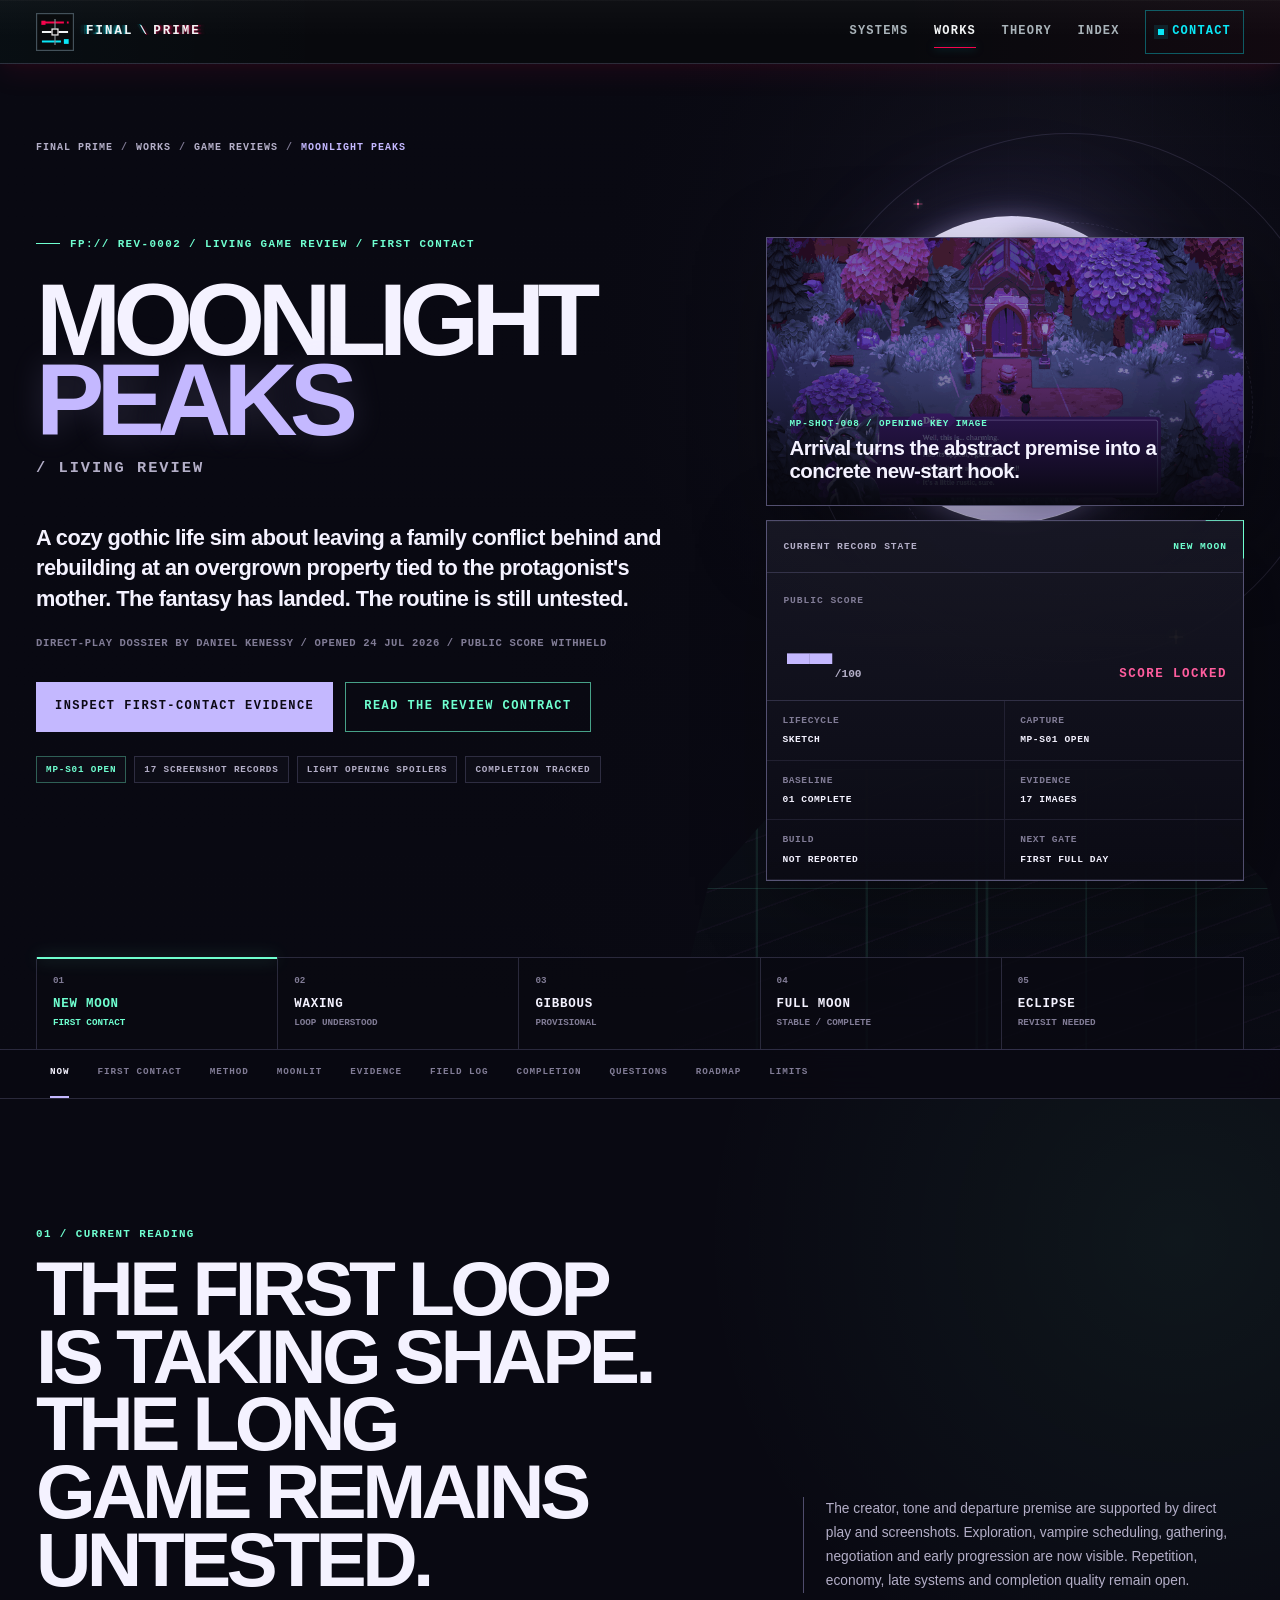
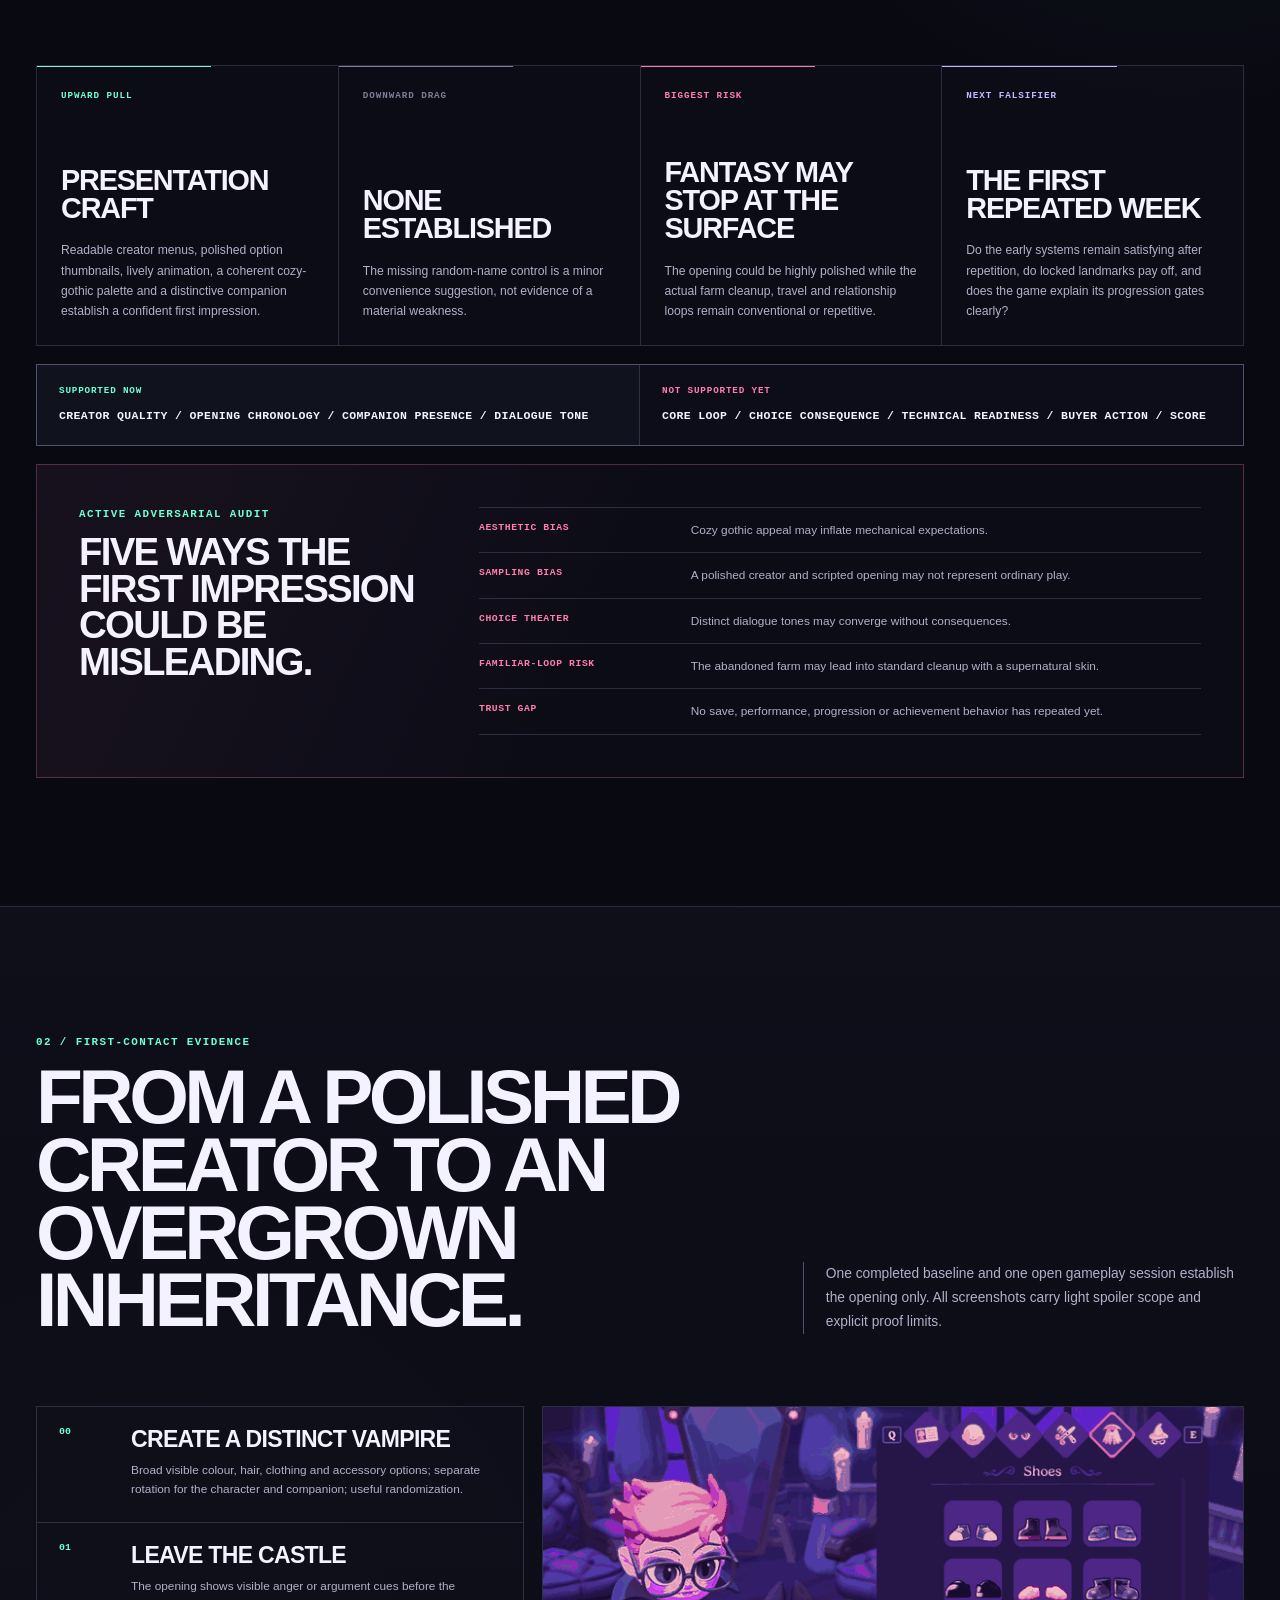
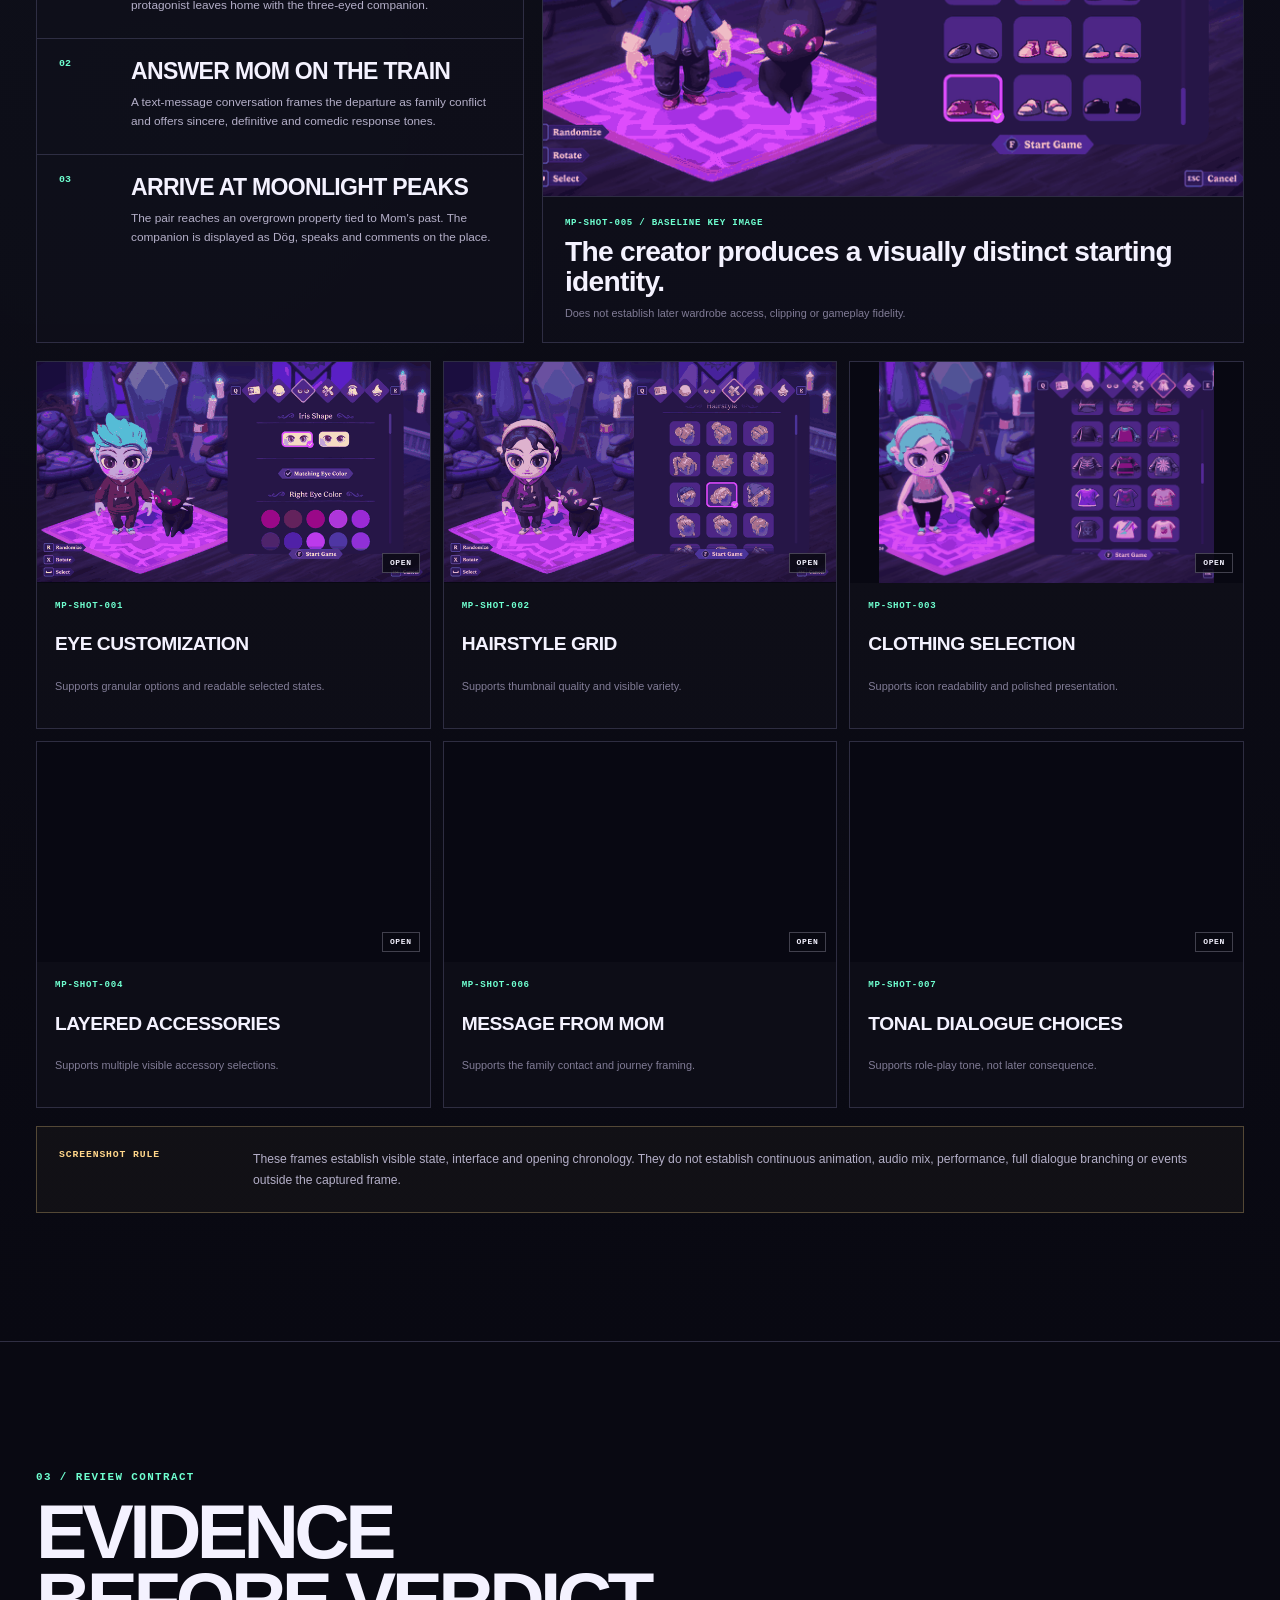
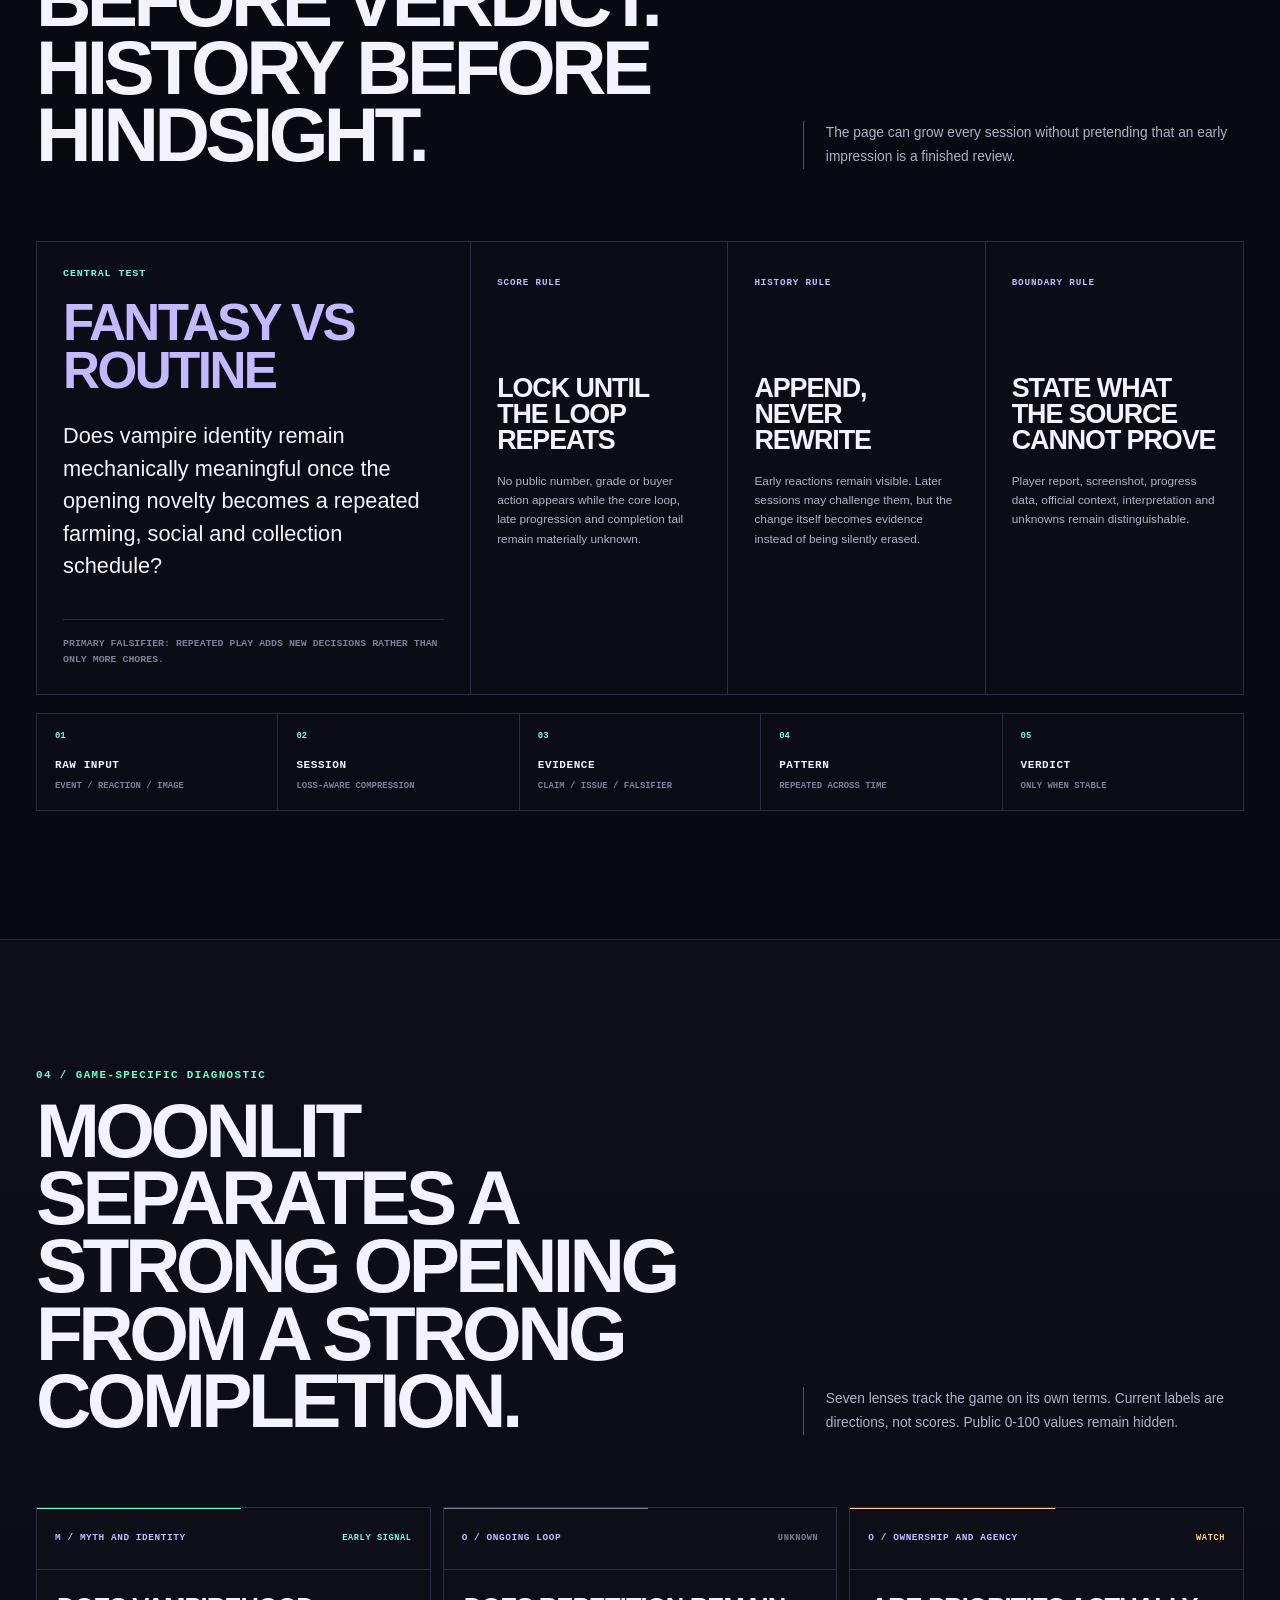
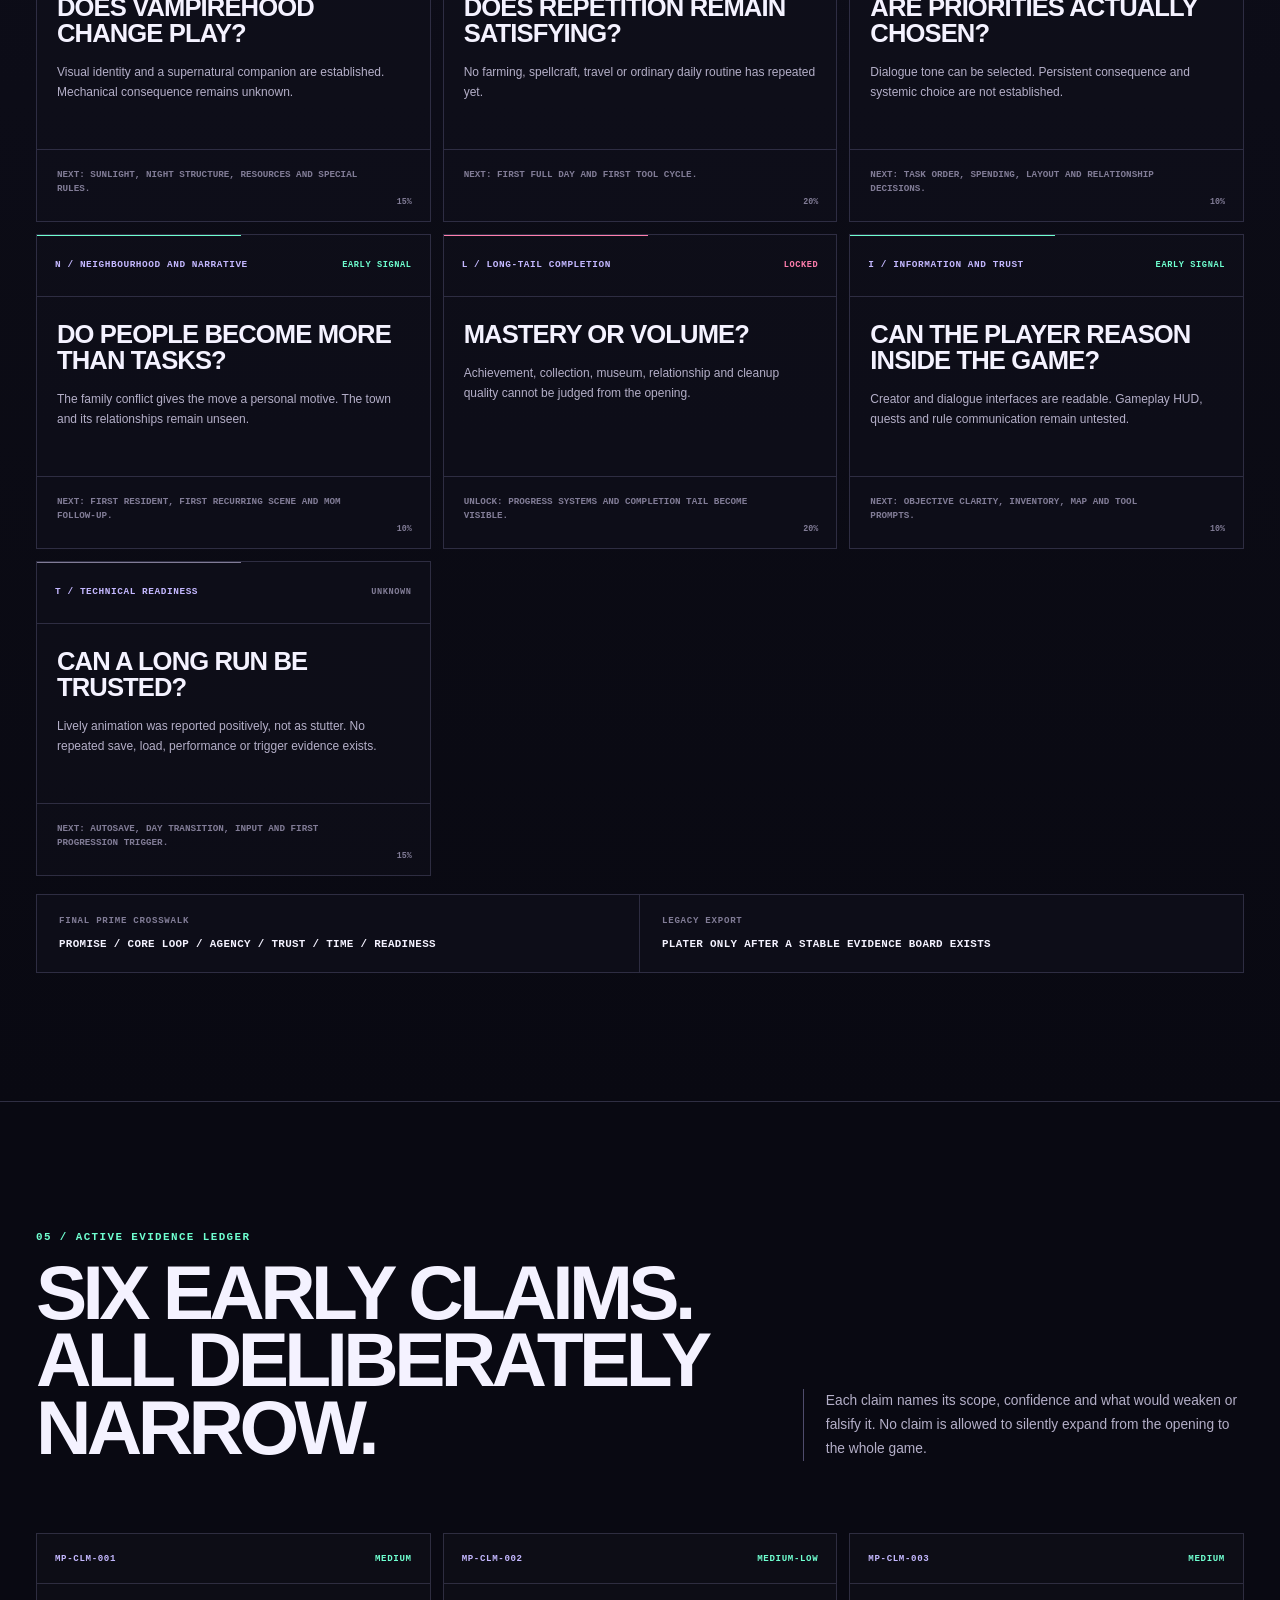
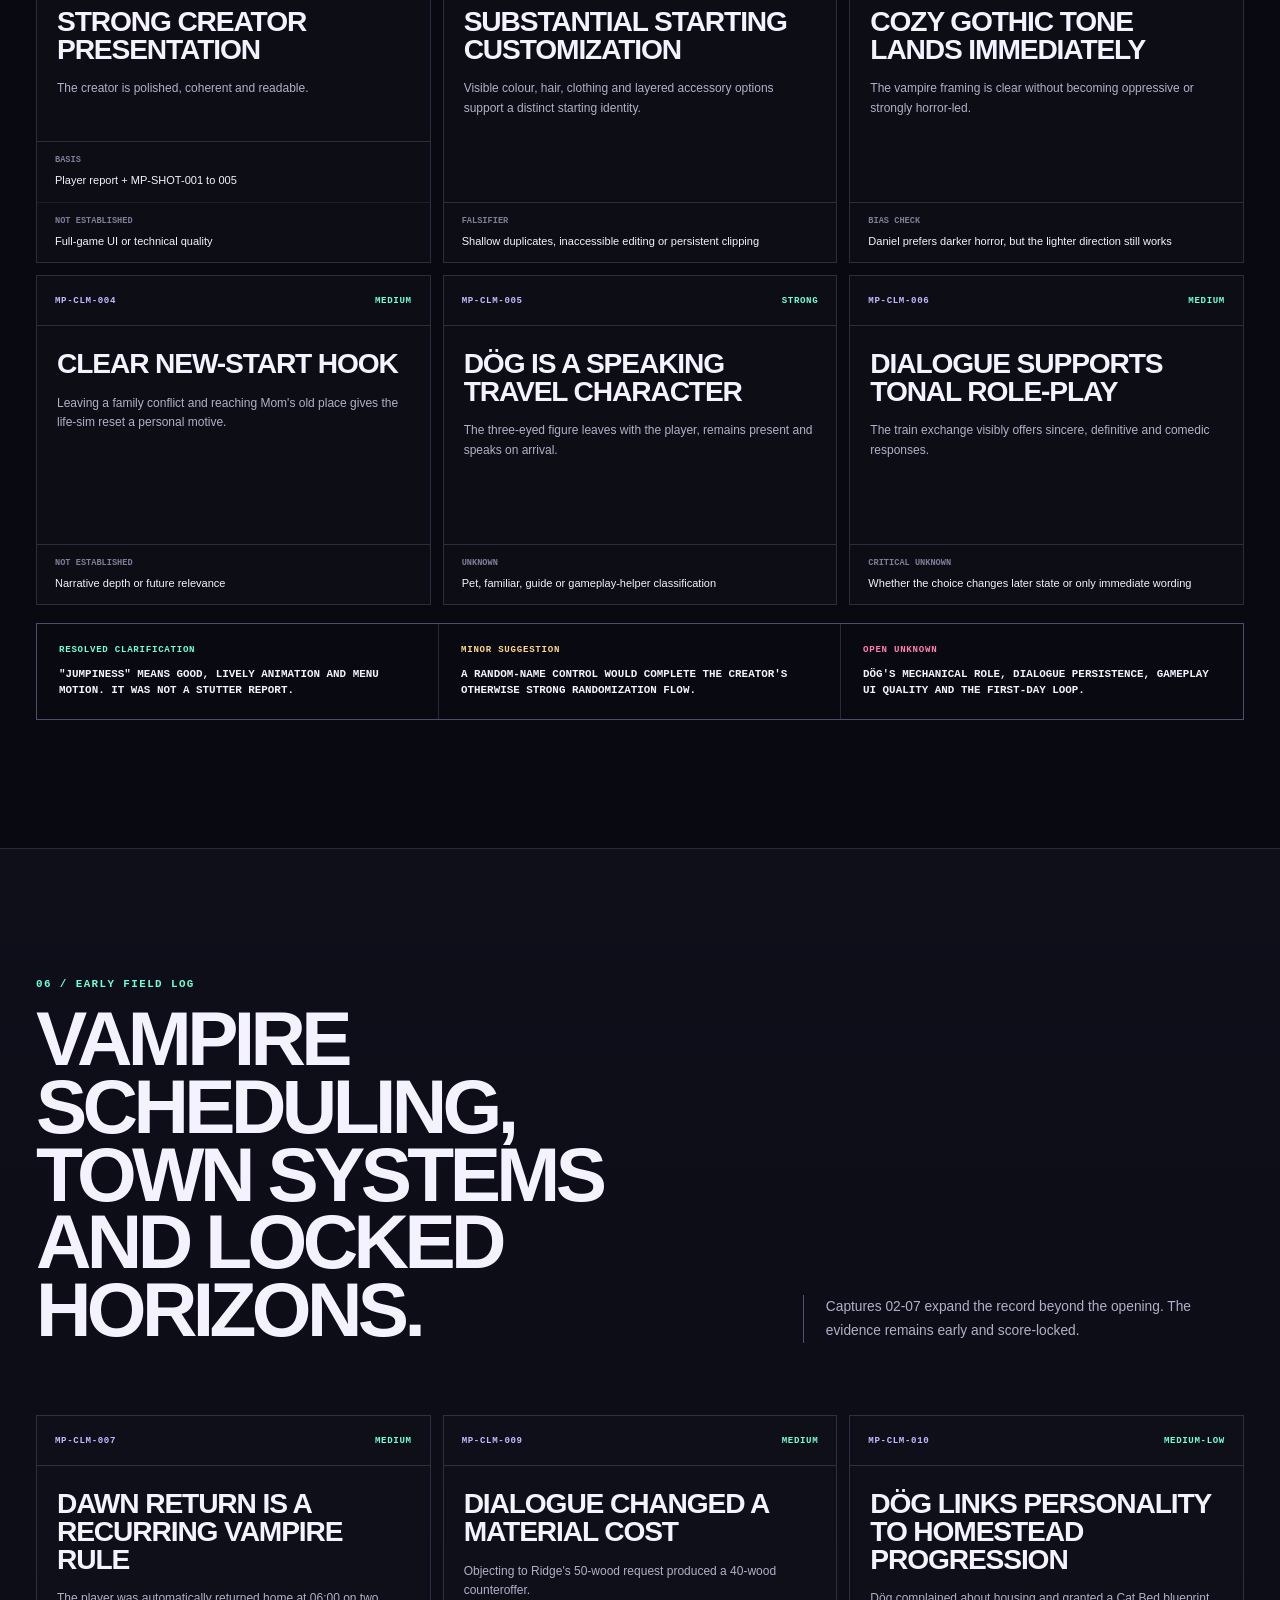
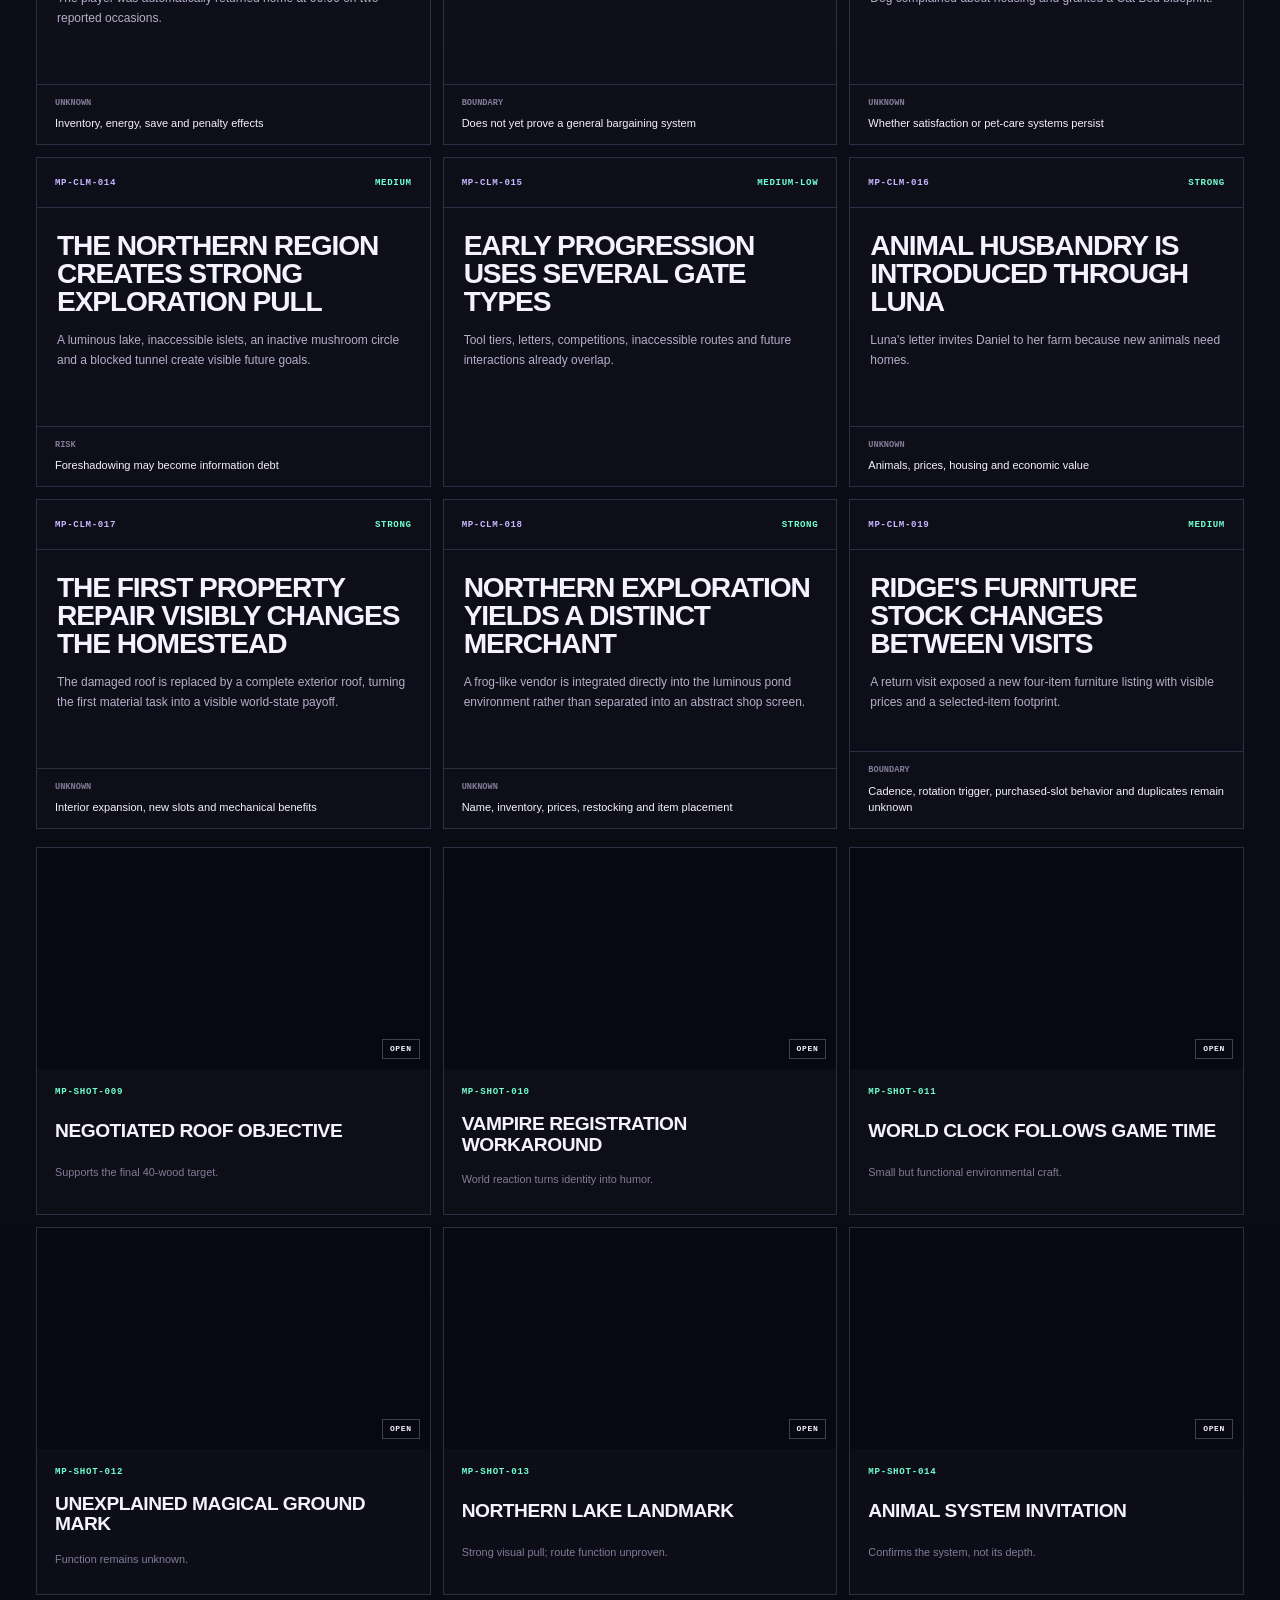
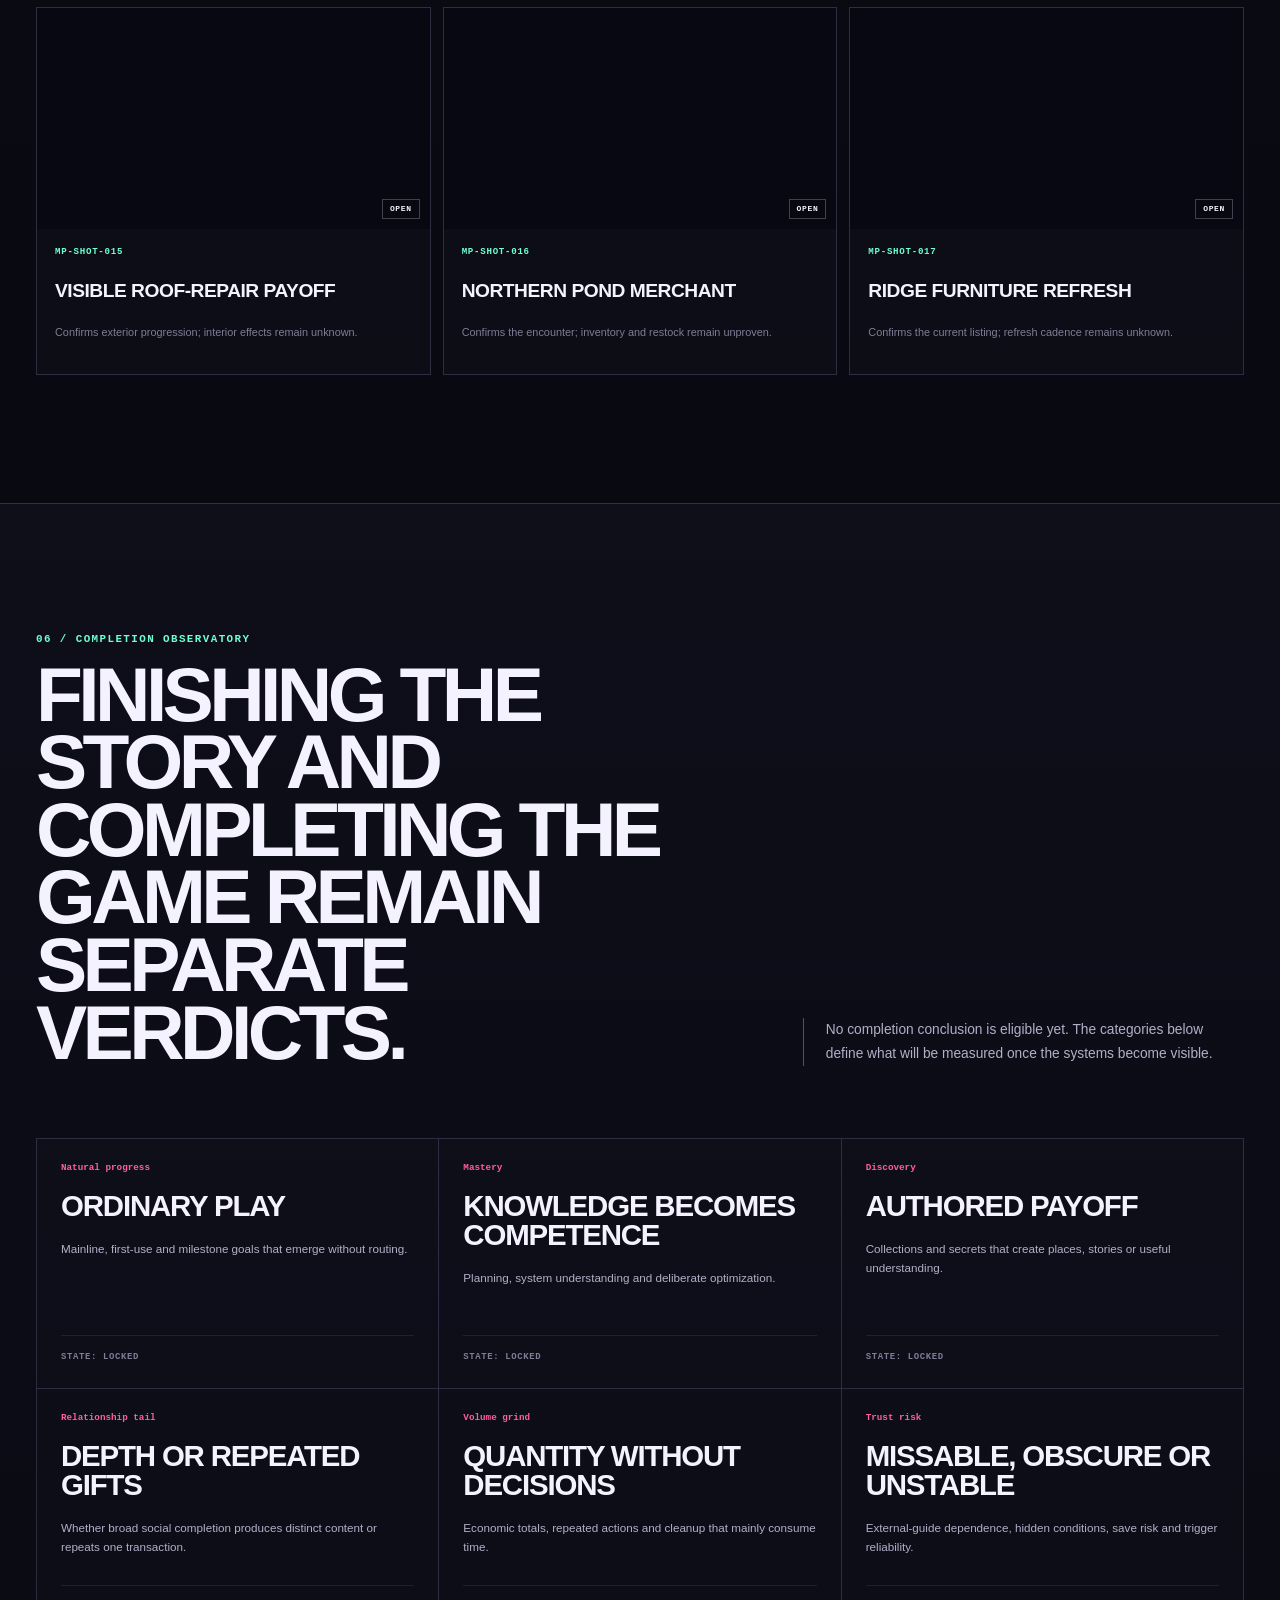
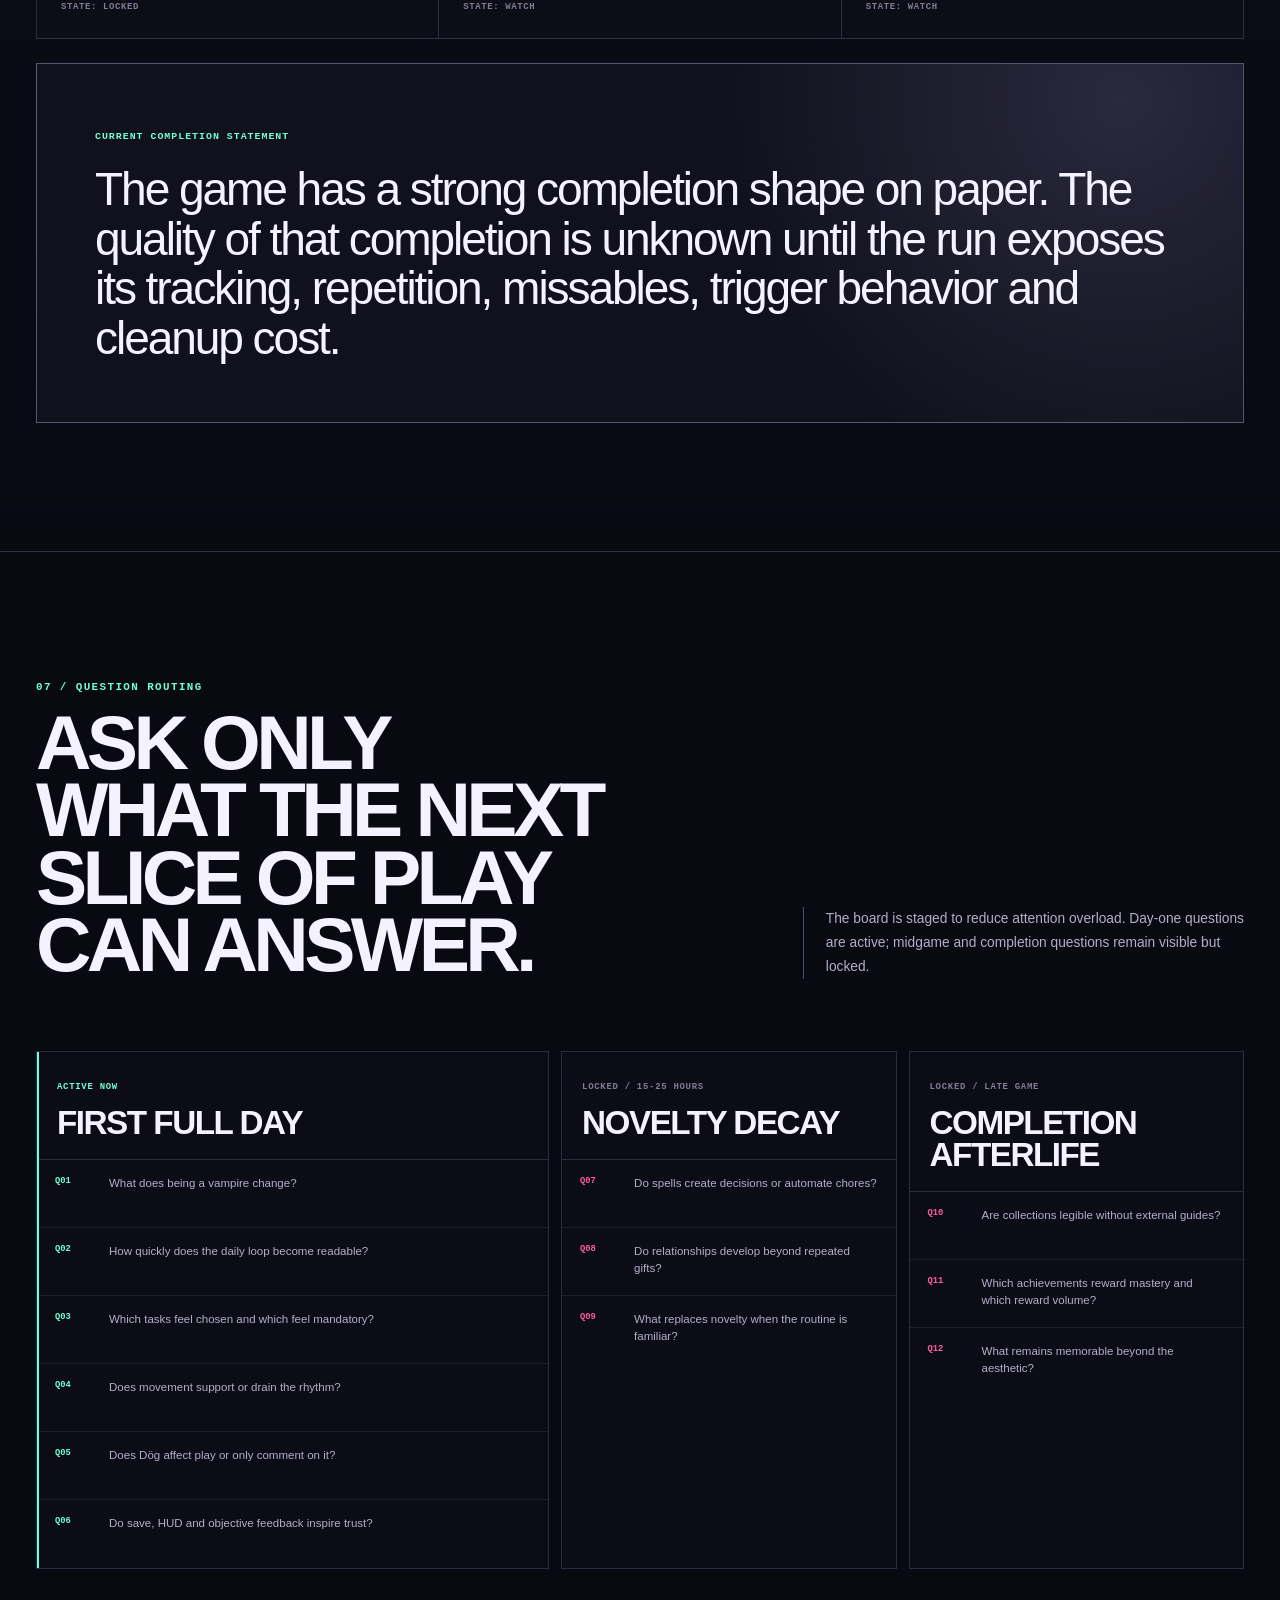
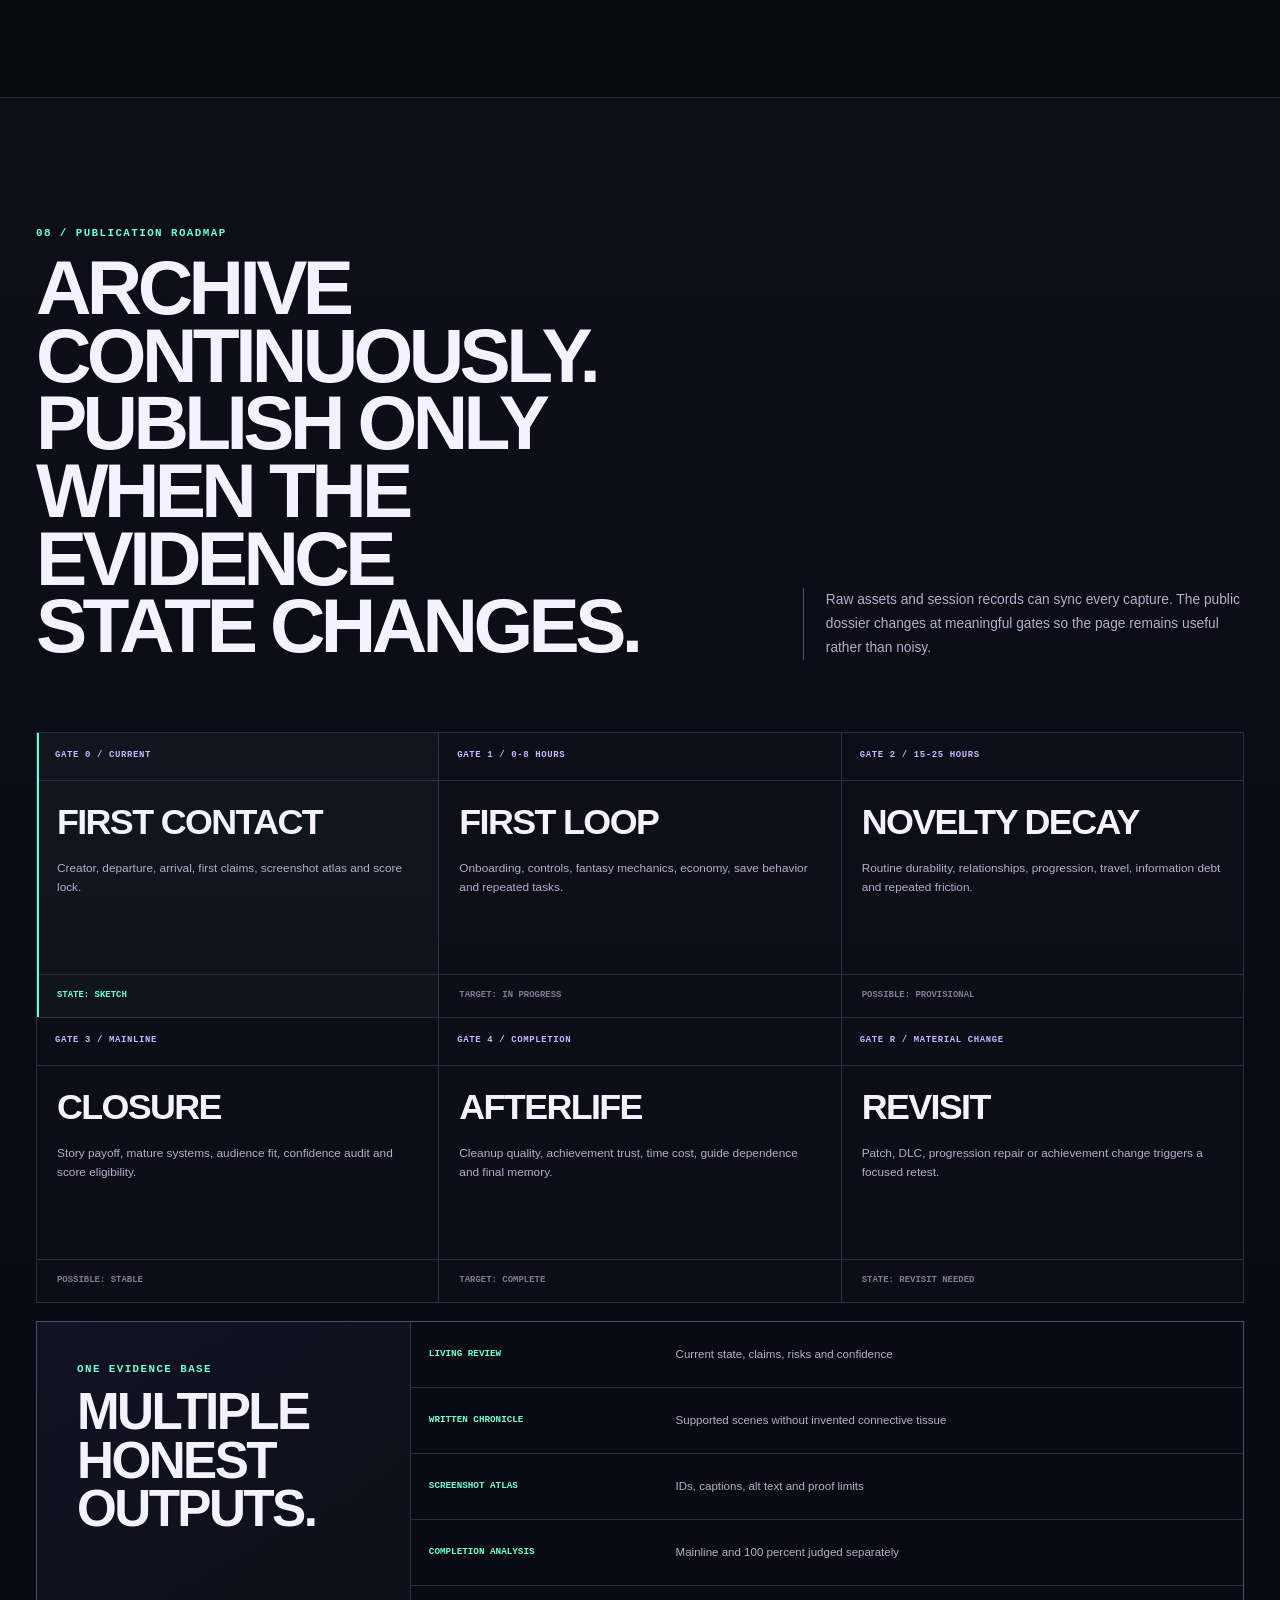
<file: reviews/moonlight-peaks/index.html>
<!doctype html>
<html lang="en" class="no-js">
<head>
  <meta charset="utf-8">
  <meta name="viewport" content="width=device-width, initial-scale=1">
  <meta name="description" content="Moonlight Peaks living review dossier: a score-locked, evidence-led record of the playthrough, screenshots, completion path, friction and final buyer verdict.">
  <meta name="author" content="Daniel Kenessy">
  <meta name="copyright" content="© 2026 Daniel Kenessy">
  <meta name="robots" content="index,follow,max-image-preview:large">
  <meta name="theme-color" content="#090912">
  <meta name="color-scheme" content="dark">
  <meta name="referrer" content="no-referrer">
  <meta http-equiv="Content-Security-Policy" content="default-src 'self'; script-src 'self'; style-src 'self'; img-src 'self' data:; font-src 'self'; media-src 'none'; connect-src 'self'; worker-src 'none'; child-src 'none'; object-src 'none'; frame-src 'none'; form-action 'none'; base-uri 'self'; manifest-src 'self'">

  <link rel="canonical" href="https://final-prime.github.io/reviews/moonlight-peaks/">
  <link rel="license" href="https://final-prime.github.io/legal/">

  <meta property="og:type" content="article">
  <meta property="og:locale" content="en_US">
  <meta property="og:site_name" content="Final Prime">
  <meta property="og:title" content="Moonlight Peaks: Living Review Dossier">
  <meta property="og:description" content="First-contact evidence is live. The score remains locked while the farming, magic, relationship and completion loops are tested.">
  <meta property="og:url" content="https://final-prime.github.io/reviews/moonlight-peaks/">
  <meta property="og:image" content="https://final-prime.github.io/assets/reviews/moonlight-peaks/social/moonlight-peaks-first-contact-og.png">
  <meta property="og:image:type" content="image/png">
  <meta property="og:image:width" content="1200">
  <meta property="og:image:height" content="630">
  <meta property="og:image:alt" content="Moonlight Peaks living review first-contact card with the overgrown starting property and score withheld status">
  <meta name="twitter:card" content="summary_large_image">
  <meta name="twitter:title" content="Moonlight Peaks: Living Review Dossier">
  <meta name="twitter:description" content="First-contact evidence is live. Score withheld until the loop survives repeated play.">
  <meta name="twitter:image" content="https://final-prime.github.io/assets/reviews/moonlight-peaks/social/moonlight-peaks-first-contact-og.png">
  <meta name="twitter:image:alt" content="Moonlight Peaks living review first-contact card with the overgrown starting property and score withheld status">

  <title>Moonlight Peaks Living Review | Final Prime</title>
  <link rel="icon" href="/assets/favicon.svg" type="image/svg+xml">
  <link rel="icon" href="/assets/icon-192.png" type="image/png" sizes="192x192">
  <link rel="apple-touch-icon" href="/apple-touch-icon.png" sizes="180x180">
  <link rel="manifest" href="/site.webmanifest">

  <link rel="stylesheet" href="/assets/signal-glitch.css?v=20260717-6">
  <noscript><link rel="stylesheet" href="/assets/no-js.css"></noscript>
  <link rel="stylesheet" href="/assets/base.css?v=20260719-8">
  <link rel="stylesheet" href="/assets/responsive.css?v=20260717-4">
  <link rel="stylesheet" href="/assets/surface-polish.css?v=20260719-7">
  <link rel="stylesheet" href="/assets/moonlight-peaks-dossier.css?v=20260725-3">

  <script src="/assets/app.js?v=20260718-4" defer></script>
  <script src="/assets/moonlight-peaks-dossier.js?v=20260725-3" defer></script>
</head>
<body class="moonlight-peaks-page" id="top" data-review-id="FP-REV-0002">
  <a class="skip-link" href="#main-content">Skip to content</a>

  <header class="site-header" data-site-header>
    <div class="shell header-inner">
      <a class="brand" href="/" aria-label="Final Prime home">
        <img class="brand-mark" src="/assets/mark.svg" width="38" height="38" alt="">
        <span class="brand-name" aria-hidden="true">
          <span class="brand-word brand-word-final">FINAL</span>
          <span class="brand-divider">\</span>
          <span class="brand-word brand-word-prime">PRIME</span>
        </span>
      </a>
      <button class="menu-toggle" type="button" hidden aria-expanded="false" aria-controls="site-navigation" aria-label="Open primary navigation" data-menu-toggle><span aria-hidden="true"></span></button>
      <nav class="site-nav" id="site-navigation" aria-label="Primary navigation" data-site-nav>
        <a href="/systems/">Systems</a>
        <a href="/works/" aria-current="location">Works</a>
        <a href="/thought/">Theory</a>
        <a href="/index/">Index</a>
        <a class="nav-access" href="/contact/"><span class="access-dot" aria-hidden="true"></span>Contact</a>
      </nav>
    </div>
  </header>

  <main id="main-content" tabindex="-1">
    <section class="mp-hero" aria-labelledby="review-title">
      <div class="mp-sky" aria-hidden="true">
        <span class="mp-moon"></span>
        <span class="mp-orbit mp-orbit-one"></span>
        <span class="mp-orbit mp-orbit-two"></span>
        <span class="mp-star mp-star-a"></span>
        <span class="mp-star mp-star-b"></span>
        <span class="mp-star mp-star-c"></span>
        <span class="mp-star mp-star-d"></span>
        <span class="mp-greenhouse"></span>
      </div>

      <div class="shell">
        <nav class="mp-breadcrumb" aria-label="Breadcrumb">
          <a href="/">Final Prime</a><span aria-hidden="true">/</span>
          <a href="/works/">Works</a><span aria-hidden="true">/</span>
          <a href="/reviews/">Game Reviews</a><span aria-hidden="true">/</span>
          <span aria-current="page">Moonlight Peaks</span>
        </nav>

        <div class="mp-hero-grid mp-hero-grid-polished">
          <div class="mp-hero-copy">
            <p class="mp-record">FP:// REV-0002 / LIVING GAME REVIEW / FIRST CONTACT</p>
            <h1 id="review-title"><span>Moonlight</span><strong>Peaks</strong><em>/ Living Review</em></h1>
            <p class="mp-identity">A cozy gothic life sim about leaving a family conflict behind and rebuilding at an overgrown property tied to the protagonist's mother. The fantasy has landed. The routine is still untested.</p>
            <p class="mp-byline">Direct-play dossier by Daniel Kenessy / Opened 24 Jul 2026 / Public score withheld</p>
            <div class="mp-hero-actions">
              <a class="button button-primary" href="#first-contact">Inspect first-contact evidence</a>
              <a class="button button-secondary" href="#method">Read the review contract</a>
            </div>
            <div class="mp-hero-tags" role="group" aria-label="Current dossier properties">
              <span>MP-S01 open</span>
              <span>17 screenshot records</span>
              <span>Light opening spoilers</span>
              <span>Completion tracked</span>
            </div>
          </div>

          <div class="mp-hero-side">
            <figure class="mp-hero-evidence">
              <img src="/assets/reviews/moonlight-peaks/curated/MP-SHOT-008__arrival-with-dog__web.png"
                   width="720" height="407"
                   alt="The customized vampire and the three-eyed companion Dög arriving at an overgrown gothic property in the rain"
                   fetchpriority="high">
              <figcaption><span>MP-SHOT-008 / Opening key image</span><strong>Arrival turns the abstract premise into a concrete new-start hook.</strong></figcaption>
            </figure>

            <div class="mp-status-card mp-status-card-polished" role="group" aria-labelledby="status-title">
              <header><span id="status-title">Current record state</span><strong>NEW MOON</strong></header>
              <div class="mp-score-lock" role="group" aria-label="Public score is locked">
                <span>Public score</span><b>--</b><small>/100</small><em>SCORE LOCKED</em>
              </div>
              <dl>
                <div><dt>Lifecycle</dt><dd>Sketch</dd></div>
                <div><dt>Capture</dt><dd>MP-S01 open</dd></div>
                <div><dt>Baseline</dt><dd>01 complete</dd></div>
                <div><dt>Evidence</dt><dd>17 images</dd></div>
                <div><dt>Build</dt><dd>Not reported</dd></div>
                <div><dt>Next gate</dt><dd>First full day</dd></div>
              </dl>
            </div>
          </div>
        </div>

        <ol class="mp-phase-rail" aria-label="Review maturity phases">
          <li aria-current="step"><span>01</span><strong>New Moon</strong><small>First contact</small></li>
          <li><span>02</span><strong>Waxing</strong><small>Loop understood</small></li>
          <li><span>03</span><strong>Gibbous</strong><small>Provisional</small></li>
          <li><span>04</span><strong>Full Moon</strong><small>Stable / Complete</small></li>
          <li><span>05</span><strong>Eclipse</strong><small>Revisit Needed</small></li>
        </ol>
      </div>
    </section>

    <nav class="mp-section-nav" aria-label="Dossier sections" data-section-nav>
      <div class="shell">
        <a href="#now" aria-current="location">Now</a>
        <a href="#first-contact">First Contact</a>
        <a href="#method">Method</a>
        <a href="#moonlit">MOONLIT</a>
        <a href="#evidence">Evidence</a>
        <a href="#field-log">Field Log</a><a href="#completion">Completion</a>
        <a href="#questions">Questions</a>
        <a href="#roadmap">Roadmap</a>
        <a href="#limits">Limits</a>
      </div>
    </nav>

    <section class="mp-section mp-now" id="now" data-track-section aria-labelledby="now-title">
      <div class="shell">
        <header class="mp-section-head">
          <div><p class="mp-kicker">01 / Current reading</p><h2 id="now-title">The first loop is taking shape. The long game remains untested.</h2></div>
          <p>The creator, tone and departure premise are supported by direct play and screenshots. Exploration, vampire scheduling, gathering, negotiation and early progression are now visible. Repetition, economy, late systems and completion quality remain open.</p>
        </header>

        <div class="mp-read-grid">
          <article class="mp-read-card is-positive">
            <span>Upward pull</span>
            <h3>Presentation craft</h3>
            <p>Readable creator menus, polished option thumbnails, lively animation, a coherent cozy-gothic palette and a distinctive companion establish a confident first impression.</p>
          </article>
          <article class="mp-read-card is-neutral">
            <span>Downward drag</span>
            <h3>None established</h3>
            <p>The missing random-name control is a minor convenience suggestion, not evidence of a material weakness.</p>
          </article>
          <article class="mp-read-card is-risk">
            <span>Biggest risk</span>
            <h3>Fantasy may stop at the surface</h3>
            <p>The opening could be highly polished while the actual farm cleanup, travel and relationship loops remain conventional or repetitive.</p>
          </article>
          <article class="mp-read-card is-next">
            <span>Next falsifier</span>
            <h3>The first repeated week</h3>
            <p>Do the early systems remain satisfying after repetition, do locked landmarks pay off, and does the game explain its progression gates clearly?</p>
          </article>
        </div>

        <div class="mp-proof-band" role="group" aria-label="Current evidence boundary">
          <div><span>Supported now</span><strong>Creator quality / opening chronology / companion presence / dialogue tone</strong></div>
          <div><span>Not supported yet</span><strong>Core loop / choice consequence / technical readiness / buyer action / score</strong></div>
        </div>

        <div class="mp-active-audit" role="group" aria-labelledby="audit-title">
          <div><p class="mp-kicker">Active adversarial audit</p><h3 id="audit-title">Five ways the first impression could be misleading.</h3></div>
          <ol>
            <li><strong>Aesthetic bias</strong><span>Cozy gothic appeal may inflate mechanical expectations.</span></li>
            <li><strong>Sampling bias</strong><span>A polished creator and scripted opening may not represent ordinary play.</span></li>
            <li><strong>Choice theater</strong><span>Distinct dialogue tones may converge without consequences.</span></li>
            <li><strong>Familiar-loop risk</strong><span>The abandoned farm may lead into standard cleanup with a supernatural skin.</span></li>
            <li><strong>Trust gap</strong><span>No save, performance, progression or achievement behavior has repeated yet.</span></li>
          </ol>
        </div>
      </div>
    </section>

    <section class="mp-section mp-section-alt" id="first-contact" data-track-section aria-labelledby="contact-title">
      <div class="shell">
        <header class="mp-section-head">
          <div><p class="mp-kicker">02 / First-contact evidence</p><h2 id="contact-title">From a polished creator to an overgrown inheritance.</h2></div>
          <p>One completed baseline and one open gameplay session establish the opening only. All screenshots carry light spoiler scope and explicit proof limits.</p>
        </header>

        <div class="mp-first-contact-grid">
          <div class="mp-contact-copy">
            <ol class="mp-timeline">
              <li><span>00</span><div><strong>Create a distinct vampire</strong><p>Broad visible colour, hair, clothing and accessory options; separate rotation for the character and companion; useful randomization.</p></div></li>
              <li><span>01</span><div><strong>Leave the castle</strong><p>The opening shows visible anger or argument cues before the protagonist leaves home with the three-eyed companion.</p></div></li>
              <li><span>02</span><div><strong>Answer Mom on the train</strong><p>A text-message conversation frames the departure as family conflict and offers sincere, definitive and comedic response tones.</p></div></li>
              <li><span>03</span><div><strong>Arrive at Moonlight Peaks</strong><p>The pair reaches an overgrown property tied to Mom's past. The companion is displayed as Dög, speaks and comments on the place.</p></div></li>
            </ol>
          </div>

          <figure class="mp-contact-key">
            <img src="/assets/reviews/moonlight-peaks/curated/MP-SHOT-005__final-character__web.png"
                 width="720" height="400"
                 alt="Daniel's final purple-skinned vampire with coral hair, dark glasses and blue outerwear beside the three-eyed black companion"
                 loading="lazy">
            <figcaption><span>MP-SHOT-005 / Baseline key image</span><strong>The creator produces a visually distinct starting identity.</strong><small>Does not establish later wardrobe access, clipping or gameplay fidelity.</small></figcaption>
          </figure>
        </div>

        <div class="mp-evidence-gallery" role="group" aria-label="First-contact screenshot evidence">
          <figure class="mp-shot-card">
            <a href="/assets/reviews/moonlight-peaks/curated/MP-SHOT-001__eye-customization__web.png" aria-label="Open MP-SHOT-001 eye customization image">
              <img src="/assets/reviews/moonlight-peaks/curated/MP-SHOT-001__eye-customization__web.png" width="720" height="404" alt="Character creator showing iris shape, eye matching and colour controls beside the vampire and companion" loading="lazy">
            </a>
            <figcaption><span>MP-SHOT-001</span><strong>Eye customization</strong><small>Supports granular options and readable selected states.</small></figcaption>
          </figure>
          <figure class="mp-shot-card">
            <a href="/assets/reviews/moonlight-peaks/curated/MP-SHOT-002__hairstyle-grid__web.png" aria-label="Open MP-SHOT-002 hairstyle grid image">
              <img src="/assets/reviews/moonlight-peaks/curated/MP-SHOT-002__hairstyle-grid__web.png" width="720" height="404" alt="Character creator with a large illustrated hairstyle grid and the companion visible beside the character" loading="lazy">
            </a>
            <figcaption><span>MP-SHOT-002</span><strong>Hairstyle grid</strong><small>Supports thumbnail quality and visible variety.</small></figcaption>
          </figure>
          <figure class="mp-shot-card">
            <a href="/assets/reviews/moonlight-peaks/curated/MP-SHOT-003__clothing-selection__web.png" aria-label="Open MP-SHOT-003 clothing selection image">
              <img src="/assets/reviews/moonlight-peaks/curated/MP-SHOT-003__clothing-selection__web.png" width="720" height="475" alt="Clothing menu with individually illustrated tops beside the customized vampire and companion" loading="lazy">
            </a>
            <figcaption><span>MP-SHOT-003</span><strong>Clothing selection</strong><small>Supports icon readability and polished presentation.</small></figcaption>
          </figure>
          <figure class="mp-shot-card">
            <a href="/assets/reviews/moonlight-peaks/curated/MP-SHOT-004__layered-accessories__web.png" aria-label="Open MP-SHOT-004 layered accessories image">
              <img src="/assets/reviews/moonlight-peaks/curated/MP-SHOT-004__layered-accessories__web.png" width="720" height="516" alt="Accessory menu showing selected hand and face items, including dark glasses" loading="lazy">
            </a>
            <figcaption><span>MP-SHOT-004</span><strong>Layered accessories</strong><small>Supports multiple visible accessory selections.</small></figcaption>
          </figure>
          <figure class="mp-shot-card">
            <a href="/assets/reviews/moonlight-peaks/curated/MP-SHOT-006__train-message__web.png" aria-label="Open MP-SHOT-006 train message image">
              <img src="/assets/reviews/moonlight-peaks/curated/MP-SHOT-006__train-message__web.png" width="720" height="404" alt="Purple gothic train crossing a night landscape while Mom asks Daniel where he is by text message" loading="lazy">
            </a>
            <figcaption><span>MP-SHOT-006</span><strong>Message from Mom</strong><small>Supports the family contact and journey framing.</small></figcaption>
          </figure>
          <figure class="mp-shot-card">
            <a href="/assets/reviews/moonlight-peaks/curated/MP-SHOT-007__dialogue-choices__web.png" aria-label="Open MP-SHOT-007 dialogue choices image">
              <img src="/assets/reviews/moonlight-peaks/curated/MP-SHOT-007__dialogue-choices__web.png" width="720" height="407" alt="Train text conversation with Mom offering sincere, definitive and joke response options" loading="lazy">
            </a>
            <figcaption><span>MP-SHOT-007</span><strong>Tonal dialogue choices</strong><small>Supports role-play tone, not later consequence.</small></figcaption>
          </figure>
        </div>

        <div class="mp-shot-boundary">
          <span>Screenshot rule</span>
          <p>These frames establish visible state, interface and opening chronology. They do not establish continuous animation, audio mix, performance, full dialogue branching or events outside the captured frame.</p>
        </div>
      </div>
    </section>

    <section class="mp-section" id="method" data-track-section aria-labelledby="method-title">
      <div class="shell">
        <header class="mp-section-head">
          <div><p class="mp-kicker">03 / Review contract</p><h2 id="method-title">Evidence before verdict. History before hindsight.</h2></div>
          <p>The page can grow every session without pretending that an early impression is a finished review.</p>
        </header>

        <div class="mp-contract-grid mp-contract-grid-polished">
          <article class="mp-thesis-card">
            <span>Central test</span><h3>Fantasy vs routine</h3>
            <p>Does vampire identity remain mechanically meaningful once the opening novelty becomes a repeated farming, social and collection schedule?</p>
            <footer>Primary falsifier: repeated play adds new decisions rather than only more chores.</footer>
          </article>
          <article class="mp-method-card">
            <span>Score rule</span><h3>Lock until the loop repeats</h3>
            <p>No public number, grade or buyer action appears while the core loop, late progression and completion tail remain materially unknown.</p>
          </article>
          <article class="mp-method-card">
            <span>History rule</span><h3>Append, never rewrite</h3>
            <p>Early reactions remain visible. Later sessions may challenge them, but the change itself becomes evidence instead of being silently erased.</p>
          </article>
          <article class="mp-method-card">
            <span>Boundary rule</span><h3>State what the source cannot prove</h3>
            <p>Player report, screenshot, progress data, official context, interpretation and unknowns remain distinguishable.</p>
          </article>
        </div>

        <ol class="mp-pipeline-polished" aria-label="Review evidence pipeline">
          <li><span>01</span><strong>Raw input</strong><small>Event / reaction / image</small></li>
          <li><span>02</span><strong>Session</strong><small>Loss-aware compression</small></li>
          <li><span>03</span><strong>Evidence</strong><small>Claim / issue / falsifier</small></li>
          <li><span>04</span><strong>Pattern</strong><small>Repeated across time</small></li>
          <li><span>05</span><strong>Verdict</strong><small>Only when stable</small></li>
        </ol>
      </div>
    </section>

    <section class="mp-section mp-section-alt" id="moonlit" data-track-section aria-labelledby="moonlit-title">
      <div class="shell">
        <header class="mp-section-head">
          <div><p class="mp-kicker">04 / Game-specific diagnostic</p><h2 id="moonlit-title">MOONLIT separates a strong opening from a strong completion.</h2></div>
          <p>Seven lenses track the game on its own terms. Current labels are directions, not scores. Public 0-100 values remain hidden.</p>
        </header>

        <div class="mp-axis-grid mp-axis-grid-polished">
          <article class="mp-axis" data-state="signal" data-weight="15%">
            <header><span>M / Myth and Identity</span><em>Early signal</em></header>
            <h3>Does vampirehood change play?</h3>
            <p>Visual identity and a supernatural companion are established. Mechanical consequence remains unknown.</p>
            <footer>Next: sunlight, night structure, resources and special rules.</footer>
          </article>
          <article class="mp-axis" data-state="unknown" data-weight="20%">
            <header><span>O / Ongoing Loop</span><em>Unknown</em></header>
            <h3>Does repetition remain satisfying?</h3>
            <p>No farming, spellcraft, travel or ordinary daily routine has repeated yet.</p>
            <footer>Next: first full day and first tool cycle.</footer>
          </article>
          <article class="mp-axis" data-state="watch" data-weight="10%">
            <header><span>O / Ownership and Agency</span><em>Watch</em></header>
            <h3>Are priorities actually chosen?</h3>
            <p>Dialogue tone can be selected. Persistent consequence and systemic choice are not established.</p>
            <footer>Next: task order, spending, layout and relationship decisions.</footer>
          </article>
          <article class="mp-axis" data-state="signal" data-weight="10%">
            <header><span>N / Neighbourhood and Narrative</span><em>Early signal</em></header>
            <h3>Do people become more than tasks?</h3>
            <p>The family conflict gives the move a personal motive. The town and its relationships remain unseen.</p>
            <footer>Next: first resident, first recurring scene and Mom follow-up.</footer>
          </article>
          <article class="mp-axis" data-state="locked" data-weight="20%">
            <header><span>L / Long-tail Completion</span><em>Locked</em></header>
            <h3>Mastery or volume?</h3>
            <p>Achievement, collection, museum, relationship and cleanup quality cannot be judged from the opening.</p>
            <footer>Unlock: progress systems and completion tail become visible.</footer>
          </article>
          <article class="mp-axis" data-state="signal" data-weight="10%">
            <header><span>I / Information and Trust</span><em>Early signal</em></header>
            <h3>Can the player reason inside the game?</h3>
            <p>Creator and dialogue interfaces are readable. Gameplay HUD, quests and rule communication remain untested.</p>
            <footer>Next: objective clarity, inventory, map and tool prompts.</footer>
          </article>
          <article class="mp-axis" data-state="unknown" data-weight="15%">
            <header><span>T / Technical Readiness</span><em>Unknown</em></header>
            <h3>Can a long run be trusted?</h3>
            <p>Lively animation was reported positively, not as stutter. No repeated save, load, performance or trigger evidence exists.</p>
            <footer>Next: autosave, day transition, input and first progression trigger.</footer>
          </article>
        </div>

        <div class="mp-crosswalk">
          <div><span>Final Prime crosswalk</span><strong>Promise / Core Loop / Agency / Trust / Time / Readiness</strong></div>
          <div><span>Legacy export</span><strong>PLATER only after a Stable evidence board exists</strong></div>
        </div>
      </div>
    </section>

    <section class="mp-section" id="evidence" data-track-section aria-labelledby="evidence-title">
      <div class="shell">
        <header class="mp-section-head">
          <div><p class="mp-kicker">05 / Active evidence ledger</p><h2 id="evidence-title">Six early claims. All deliberately narrow.</h2></div>
          <p>Each claim names its scope, confidence and what would weaken or falsify it. No claim is allowed to silently expand from the opening to the whole game.</p>
        </header>

        <div class="mp-claim-grid">
          <article class="mp-claim-card">
            <header><span>MP-CLM-001</span><em>Medium</em></header>
            <h3>Strong creator presentation</h3>
            <p>The creator is polished, coherent and readable.</p>
            <dl><div><dt>Basis</dt><dd>Player report + MP-SHOT-001 to 005</dd></div><div><dt>Not established</dt><dd>Full-game UI or technical quality</dd></div></dl>
          </article>
          <article class="mp-claim-card">
            <header><span>MP-CLM-002</span><em>Medium-low</em></header>
            <h3>Substantial starting customization</h3>
            <p>Visible colour, hair, clothing and layered accessory options support a distinct starting identity.</p>
            <dl><div><dt>Falsifier</dt><dd>Shallow duplicates, inaccessible editing or persistent clipping</dd></div></dl>
          </article>
          <article class="mp-claim-card">
            <header><span>MP-CLM-003</span><em>Medium</em></header>
            <h3>Cozy gothic tone lands immediately</h3>
            <p>The vampire framing is clear without becoming oppressive or strongly horror-led.</p>
            <dl><div><dt>Bias check</dt><dd>Daniel prefers darker horror, but the lighter direction still works</dd></div></dl>
          </article>
          <article class="mp-claim-card">
            <header><span>MP-CLM-004</span><em>Medium</em></header>
            <h3>Clear new-start hook</h3>
            <p>Leaving a family conflict and reaching Mom's old place gives the life-sim reset a personal motive.</p>
            <dl><div><dt>Not established</dt><dd>Narrative depth or future relevance</dd></div></dl>
          </article>
          <article class="mp-claim-card">
            <header><span>MP-CLM-005</span><em>Strong</em></header>
            <h3>Dög is a speaking travel character</h3>
            <p>The three-eyed figure leaves with the player, remains present and speaks on arrival.</p>
            <dl><div><dt>Unknown</dt><dd>Pet, familiar, guide or gameplay-helper classification</dd></div></dl>
          </article>
          <article class="mp-claim-card">
            <header><span>MP-CLM-006</span><em>Medium</em></header>
            <h3>Dialogue supports tonal role-play</h3>
            <p>The train exchange visibly offers sincere, definitive and comedic responses.</p>
            <dl><div><dt>Critical unknown</dt><dd>Whether the choice changes later state or only immediate wording</dd></div></dl>
          </article>
        </div>

        <div class="mp-unknown-board">
          <div><span>Resolved clarification</span><strong>"Jumpiness" means good, lively animation and menu motion. It was not a stutter report.</strong></div>
          <div><span>Minor suggestion</span><strong>A random-name control would complete the creator's otherwise strong randomization flow.</strong></div>
          <div><span>Open unknown</span><strong>Dög's mechanical role, dialogue persistence, gameplay UI quality and the first-day loop.</strong></div>
        </div>
      </div>
    </section>


<section class="mp-section mp-section-alt" id="field-log" data-track-section aria-labelledby="field-log-title">
  <div class="shell">
    <header class="mp-section-head">
      <div><p class="mp-kicker">06 / Early field log</p><h2 id="field-log-title">Vampire scheduling, town systems and locked horizons.</h2></div>
      <p>Captures 02-07 expand the record beyond the opening. The evidence remains early and score-locked.</p>
    </header>
    <div class="mp-claim-grid">
      <article class="mp-claim-card"><header><span>MP-CLM-007</span><em>Medium</em></header><h3>Dawn return is a recurring vampire rule</h3><p>The player was automatically returned home at 06:00 on two reported occasions.</p><dl><div><dt>Unknown</dt><dd>Inventory, energy, save and penalty effects</dd></div></dl></article>
      <article class="mp-claim-card"><header><span>MP-CLM-009</span><em>Medium</em></header><h3>Dialogue changed a material cost</h3><p>Objecting to Ridge's 50-wood request produced a 40-wood counteroffer.</p><dl><div><dt>Boundary</dt><dd>Does not yet prove a general bargaining system</dd></div></dl></article>
      <article class="mp-claim-card"><header><span>MP-CLM-010</span><em>Medium-low</em></header><h3>Dög links personality to homestead progression</h3><p>Dög complained about housing and granted a Cat Bed blueprint.</p><dl><div><dt>Unknown</dt><dd>Whether satisfaction or pet-care systems persist</dd></div></dl></article>
      <article class="mp-claim-card"><header><span>MP-CLM-014</span><em>Medium</em></header><h3>The northern region creates strong exploration pull</h3><p>A luminous lake, inaccessible islets, an inactive mushroom circle and a blocked tunnel create visible future goals.</p><dl><div><dt>Risk</dt><dd>Foreshadowing may become information debt</dd></div></dl></article>
      <article class="mp-claim-card"><header><span>MP-CLM-015</span><em>Medium-low</em></header><h3>Early progression uses several gate types</h3><p>Tool tiers, letters, competitions, inaccessible routes and future interactions already overlap.</p></article>
      <article class="mp-claim-card"><header><span>MP-CLM-016</span><em>Strong</em></header><h3>Animal husbandry is introduced through Luna</h3><p>Luna's letter invites Daniel to her farm because new animals need homes.</p><dl><div><dt>Unknown</dt><dd>Animals, prices, housing and economic value</dd></div></dl></article>
      <article class="mp-claim-card"><header><span>MP-CLM-017</span><em>Strong</em></header><h3>The first property repair visibly changes the homestead</h3><p>The damaged roof is replaced by a complete exterior roof, turning the first material task into a visible world-state payoff.</p><dl><div><dt>Unknown</dt><dd>Interior expansion, new slots and mechanical benefits</dd></div></dl></article>
      <article class="mp-claim-card"><header><span>MP-CLM-018</span><em>Strong</em></header><h3>Northern exploration yields a distinct merchant</h3><p>A frog-like vendor is integrated directly into the luminous pond environment rather than separated into an abstract shop screen.</p><dl><div><dt>Unknown</dt><dd>Name, inventory, prices, restocking and item placement</dd></div></dl></article>
      <article class="mp-claim-card"><header><span>MP-CLM-019</span><em>Medium</em></header><h3>Ridge's furniture stock changes between visits</h3><p>A return visit exposed a new four-item furniture listing with visible prices and a selected-item footprint.</p><dl><div><dt>Boundary</dt><dd>Cadence, rotation trigger, purchased-slot behavior and duplicates remain unknown</dd></div></dl></article>
    </div>
    <div class="mp-evidence-gallery" role="group" aria-label="Early field screenshot evidence">
      <figure class="mp-shot-card"><a href="/assets/reviews/moonlight-peaks/curated/MP-SHOT-009__roof-negotiation__web.png"><img src="/assets/reviews/moonlight-peaks/curated/MP-SHOT-009__roof-negotiation__web.png" width="720" height="403" alt="Quest log showing A Roof Over Your Head with 17 of 40 wood collected" loading="lazy"></a><figcaption><span>MP-SHOT-009</span><strong>Negotiated roof objective</strong><small>Supports the final 40-wood target.</small></figcaption></figure>
      <figure class="mp-shot-card"><a href="/assets/reviews/moonlight-peaks/curated/MP-SHOT-010__town-hall-portrait__web.png"><img src="/assets/reviews/moonlight-peaks/curated/MP-SHOT-010__town-hall-portrait__web.png" width="720" height="682" alt="A childlike red crayon portrait used because the vampire cannot be photographed" loading="lazy"></a><figcaption><span>MP-SHOT-010</span><strong>Vampire registration workaround</strong><small>World reaction turns identity into humor.</small></figcaption></figure>
      <figure class="mp-shot-card"><a href="/assets/reviews/moonlight-peaks/curated/MP-SHOT-011__synchronised-town-clock__web.png"><img src="/assets/reviews/moonlight-peaks/curated/MP-SHOT-011__synchronised-town-clock__web.png" width="505" height="315" alt="Animated clock mounted on the Town Hall exterior" loading="lazy"></a><figcaption><span>MP-SHOT-011</span><strong>World clock follows game time</strong><small>Small but functional environmental craft.</small></figcaption></figure>
      <figure class="mp-shot-card"><a href="/assets/reviews/moonlight-peaks/curated/MP-SHOT-012__glowing-ground-mark__web.png"><img src="/assets/reviews/moonlight-peaks/curated/MP-SHOT-012__glowing-ground-mark__web.png" width="649" height="348" alt="Small curled brown ground mark with floating magical sparkles" loading="lazy"></a><figcaption><span>MP-SHOT-012</span><strong>Unexplained magical ground mark</strong><small>Function remains unknown.</small></figcaption></figure>
      <figure class="mp-shot-card"><a href="/assets/reviews/moonlight-peaks/curated/MP-SHOT-013__northern-lake__web.png"><img src="/assets/reviews/moonlight-peaks/curated/MP-SHOT-013__northern-lake__web.png" width="720" height="465" alt="Vampire character standing on a broken bridge over a glowing dark lake" loading="lazy"></a><figcaption><span>MP-SHOT-013</span><strong>Northern lake landmark</strong><small>Strong visual pull; route function unproven.</small></figcaption></figure>
      <figure class="mp-shot-card"><a href="/assets/reviews/moonlight-peaks/curated/MP-SHOT-014__animals-for-sale-letter__web.png"><img src="/assets/reviews/moonlight-peaks/curated/MP-SHOT-014__animals-for-sale-letter__web.png" width="720" height="400" alt="Letter from Luna announcing animals for sale and inviting Daniel to her farm" loading="lazy"></a><figcaption><span>MP-SHOT-014</span><strong>Animal system invitation</strong><small>Confirms the system, not its depth.</small></figcaption></figure>
      <figure class="mp-shot-card"><a href="/assets/reviews/moonlight-peaks/curated/MP-SHOT-015__repaired-roof__web.png"><img src="/assets/reviews/moonlight-peaks/curated/MP-SHOT-015__repaired-roof__web.png" width="1200" height="675" alt="Daniel outside the repaired Moonlight Peaks house at night with Dög and the eye-covered auto-sell chest nearby" loading="lazy"></a><figcaption><span>MP-SHOT-015</span><strong>Visible roof-repair payoff</strong><small>Confirms exterior progression; interior effects remain unknown.</small></figcaption></figure>
      <figure class="mp-shot-card"><a href="/assets/reviews/moonlight-peaks/curated/MP-SHOT-016__northern-frog-merchant__web.png"><img src="/assets/reviews/moonlight-peaks/curated/MP-SHOT-016__northern-frog-merchant__web.png" width="1200" height="675" alt="Daniel beside a large frog-like merchant in a glowing pond with reeds, flowers and a decorated boat" loading="lazy"></a><figcaption><span>MP-SHOT-016</span><strong>Northern pond merchant</strong><small>Confirms the encounter; inventory and restock remain unproven.</small></figcaption></figure>
      <figure class="mp-shot-card"><a href="/assets/reviews/moonlight-peaks/curated/MP-SHOT-017__ridge-restock__web.png"><img src="/assets/reviews/moonlight-peaks/curated/MP-SHOT-017__ridge-restock__web.png" width="1200" height="675" alt="Ridge's furniture shop showing a Café Table, dark couch, heart-light arch and pink television with prices" loading="lazy"></a><figcaption><span>MP-SHOT-017</span><strong>Ridge furniture refresh</strong><small>Confirms the current listing; refresh cadence remains unknown.</small></figcaption></figure>
    </div>
  </div>
</section>

    <section class="mp-section mp-section-alt" id="completion" data-track-section aria-labelledby="completion-title">
      <div class="shell">
        <header class="mp-section-head">
          <div><p class="mp-kicker">06 / Completion observatory</p><h2 id="completion-title">Finishing the story and completing the game remain separate verdicts.</h2></div>
          <p>No completion conclusion is eligible yet. The categories below define what will be measured once the systems become visible.</p>
        </header>

        <div class="mp-completion-grid mp-completion-grid-polished">
          <article><span>Natural progress</span><h3>Ordinary play</h3><p>Mainline, first-use and milestone goals that emerge without routing.</p><footer>State: locked</footer></article>
          <article><span>Mastery</span><h3>Knowledge becomes competence</h3><p>Planning, system understanding and deliberate optimization.</p><footer>State: locked</footer></article>
          <article><span>Discovery</span><h3>Authored payoff</h3><p>Collections and secrets that create places, stories or useful understanding.</p><footer>State: locked</footer></article>
          <article><span>Relationship tail</span><h3>Depth or repeated gifts</h3><p>Whether broad social completion produces distinct content or repeats one transaction.</p><footer>State: locked</footer></article>
          <article><span>Volume grind</span><h3>Quantity without decisions</h3><p>Economic totals, repeated actions and cleanup that mainly consume time.</p><footer>State: watch</footer></article>
          <article><span>Trust risk</span><h3>Missable, obscure or unstable</h3><p>External-guide dependence, hidden conditions, save risk and trigger reliability.</p><footer>State: watch</footer></article>
        </div>

        <div class="mp-final-callout">
          <span>Current completion statement</span>
          <p>The game has a strong completion shape on paper. The quality of that completion is unknown until the run exposes its tracking, repetition, missables, trigger behavior and cleanup cost.</p>
        </div>
      </div>
    </section>

    <section class="mp-section" id="questions" data-track-section aria-labelledby="questions-title">
      <div class="shell">
        <header class="mp-section-head">
          <div><p class="mp-kicker">07 / Question routing</p><h2 id="questions-title">Ask only what the next slice of play can answer.</h2></div>
          <p>The board is staged to reduce attention overload. Day-one questions are active; midgame and completion questions remain visible but locked.</p>
        </header>

        <div class="mp-question-clusters">
          <section class="mp-question-cluster is-active" aria-labelledby="day-one-title">
            <header><span>Active now</span><h3 id="day-one-title">First full day</h3></header>
            <ol>
              <li><strong>Q01</strong><span>What does being a vampire change?</span></li>
              <li><strong>Q02</strong><span>How quickly does the daily loop become readable?</span></li>
              <li><strong>Q03</strong><span>Which tasks feel chosen and which feel mandatory?</span></li>
              <li><strong>Q04</strong><span>Does movement support or drain the rhythm?</span></li>
              <li><strong>Q05</strong><span>Does Dög affect play or only comment on it?</span></li>
              <li><strong>Q06</strong><span>Do save, HUD and objective feedback inspire trust?</span></li>
            </ol>
          </section>
          <section class="mp-question-cluster" aria-labelledby="midgame-title">
            <header><span>Locked / 15-25 hours</span><h3 id="midgame-title">Novelty decay</h3></header>
            <ol>
              <li><strong>Q07</strong><span>Do spells create decisions or automate chores?</span></li>
              <li><strong>Q08</strong><span>Do relationships develop beyond repeated gifts?</span></li>
              <li><strong>Q09</strong><span>What replaces novelty when the routine is familiar?</span></li>
            </ol>
          </section>
          <section class="mp-question-cluster" aria-labelledby="tail-title">
            <header><span>Locked / late game</span><h3 id="tail-title">Completion afterlife</h3></header>
            <ol>
              <li><strong>Q10</strong><span>Are collections legible without external guides?</span></li>
              <li><strong>Q11</strong><span>Which achievements reward mastery and which reward volume?</span></li>
              <li><strong>Q12</strong><span>What remains memorable beyond the aesthetic?</span></li>
            </ol>
          </section>
        </div>
      </div>
    </section>

    <section class="mp-section mp-section-alt" id="roadmap" data-track-section aria-labelledby="roadmap-title">
      <div class="shell">
        <header class="mp-section-head">
          <div><p class="mp-kicker">08 / Publication roadmap</p><h2 id="roadmap-title">Archive continuously. Publish only when the evidence state changes.</h2></div>
          <p>Raw assets and session records can sync every capture. The public dossier changes at meaningful gates so the page remains useful rather than noisy.</p>
        </header>

        <div class="mp-roadmap mp-roadmap-polished">
          <article class="is-current"><span>Gate 0 / Current</span><h3>First contact</h3><p>Creator, departure, arrival, first claims, screenshot atlas and score lock.</p><footer>State: Sketch</footer></article>
          <article><span>Gate 1 / 0-8 hours</span><h3>First loop</h3><p>Onboarding, controls, fantasy mechanics, economy, save behavior and repeated tasks.</p><footer>Target: In Progress</footer></article>
          <article><span>Gate 2 / 15-25 hours</span><h3>Novelty decay</h3><p>Routine durability, relationships, progression, travel, information debt and repeated friction.</p><footer>Possible: Provisional</footer></article>
          <article><span>Gate 3 / Mainline</span><h3>Closure</h3><p>Story payoff, mature systems, audience fit, confidence audit and score eligibility.</p><footer>Possible: Stable</footer></article>
          <article><span>Gate 4 / Completion</span><h3>Afterlife</h3><p>Cleanup quality, achievement trust, time cost, guide dependence and final memory.</p><footer>Target: Complete</footer></article>
          <article><span>Gate R / Material change</span><h3>Revisit</h3><p>Patch, DLC, progression repair or achievement change triggers a focused retest.</p><footer>State: Revisit Needed</footer></article>
        </div>

        <div class="mp-deliverables mp-deliverables-polished">
          <div><p class="mp-kicker">One evidence base</p><h3>Multiple honest outputs.</h3></div>
          <ul>
            <li><strong>Living review</strong><span>Current state, claims, risks and confidence</span></li>
            <li><strong>Written chronicle</strong><span>Supported scenes without invented connective tissue</span></li>
            <li><strong>Screenshot atlas</strong><span>IDs, captions, alt text and proof limits</span></li>
            <li><strong>Completion analysis</strong><span>Mainline and 100 percent judged separately</span></li>
            <li><strong>Narration scripts</strong><span>Short verdict, buyer guide and documentary cue sheet</span></li>
          </ul>
        </div>
      </div>
    </section>

    <section class="mp-section" id="limits" data-track-section aria-labelledby="limits-title">
      <div class="shell">
        <header class="mp-section-head">
          <div><p class="mp-kicker">09 / Provenance and limits</p><h2 id="limits-title">Trust the boundary as much as the eventual verdict.</h2></div>
          <p>The dossier distinguishes direct play, supplied screenshots, progress data, official context, interpretation and unresolved unknowns.</p>
        </header>

        <div class="mp-limit-grid">
          <article><span>Evidence base</span><h3>Player-supplied record</h3><p>Gameplay events, opinions, criticism, answers, playtime, build notes, progress and screenshots supplied during the run.</p></article>
          <article><span>Append rule</span><h3>History is not rewritten</h3><p>Old observations remain intact. Later evidence can challenge them, but the change stays visible.</p></article>
          <article><span>Research boundary</span><h3>Context is not experience</h3><p>Store claims, patch notes and public achievement data guide questions. They do not prove how this run behaves.</p></article>
          <article><span>Media boundary</span><h3>No invented motion or sound</h3><p>Still images and written reports cannot fully establish animation, audio balance, frame pacing or continuous performance.</p></article>
          <article><span>Retention rule</span><h3>Raw and public are separate</h3><p>Relevant supplied material is retained as an asset, structured evidence or an explicit pending record. Public selection never silently deletes the source history.</p></article>
          <article><span>Third-party rights</span><h3>No implied affiliation</h3><p>Moonlight Peaks and related marks remain the property of their respective owners. This independent review implies no endorsement.</p></article>
        </div>

        <div class="mp-final-callout">
          <span>Current public statement</span>
          <p>Moonlight Peaks now supports its strong first-contact presentation with a visible homestead payoff, a distinct exploration merchant and early evidence of changing vendor stock. The durability of the core loop, buyer action and score remain intentionally unknown.</p>
        </div>

        <div class="mp-bottom-actions">
          <a class="button button-secondary" href="/reviews/">Back to review index</a>
          <a class="button" href="/legal/">Legal and IP notice</a>
          <a class="button" href="#top">Back to dossier top</a>
        </div>
      </div>
    </section>
  </main>

  <footer class="site-footer">
    <div class="shell footer-shell">
      <div class="footer-primary">
        <div class="footer-identity">
          <a class="brand footer-brand" href="/" aria-label="Final Prime home">
            <img class="brand-mark" src="/assets/mark.svg" width="32" height="32" alt="">
            <span class="brand-name" aria-hidden="true"><span class="brand-word brand-word-final">FINAL</span><span class="brand-divider">\</span><span class="brand-word brand-word-prime">PRIME</span></span>
          </a>
          <p>Independent software, research and public evidence with explicit claims, states and limits.</p>
        </div>
        <nav class="footer-nav" aria-label="Footer navigation">
          <div class="footer-nav-group"><p class="footer-nav-label" id="footer-explore-label">Explore</p><ul aria-labelledby="footer-explore-label"><li><a href="/systems/">Systems</a></li><li><a href="/works/">Works</a></li><li><a href="/thought/">Theory</a></li></ul></div>
          <div class="footer-nav-group"><p class="footer-nav-label" id="footer-records-label">Records</p><ul aria-labelledby="footer-records-label"><li><a href="/reviews/">Game Reviews</a></li><li><a href="/index/">Public Index</a></li></ul></div>
          <div class="footer-nav-group"><p class="footer-nav-label" id="footer-direct-label">Direct</p><ul aria-labelledby="footer-direct-label"><li><a href="/contact/">Contact</a></li><li><a href="/legal/">Legal / IP</a></li></ul></div>
        </nav>
      </div>
      <div class="footer-rail">
        <p class="footer-trust"><span>No analytics</span><span>No cookies</span><span>No behavioral tracking</span></p>
        <p class="footer-email"><a href="mailto:finalprime.official@gmail.com">finalprime.official@gmail.com</a></p>
        <div class="footer-legal">
          <p>Final Prime™ is claimed as an unregistered mark of Daniel Kenessy.</p>
          <p class="footer-route-notice">Moonlight Peaks and related third-party marks remain the property of their respective owners.</p>
          <p>© <span data-current-year>2026</span> Daniel Kenessy. All rights reserved.</p>
        </div>
      </div>
    </div>
  </footer>
</body>
</html>
</file>
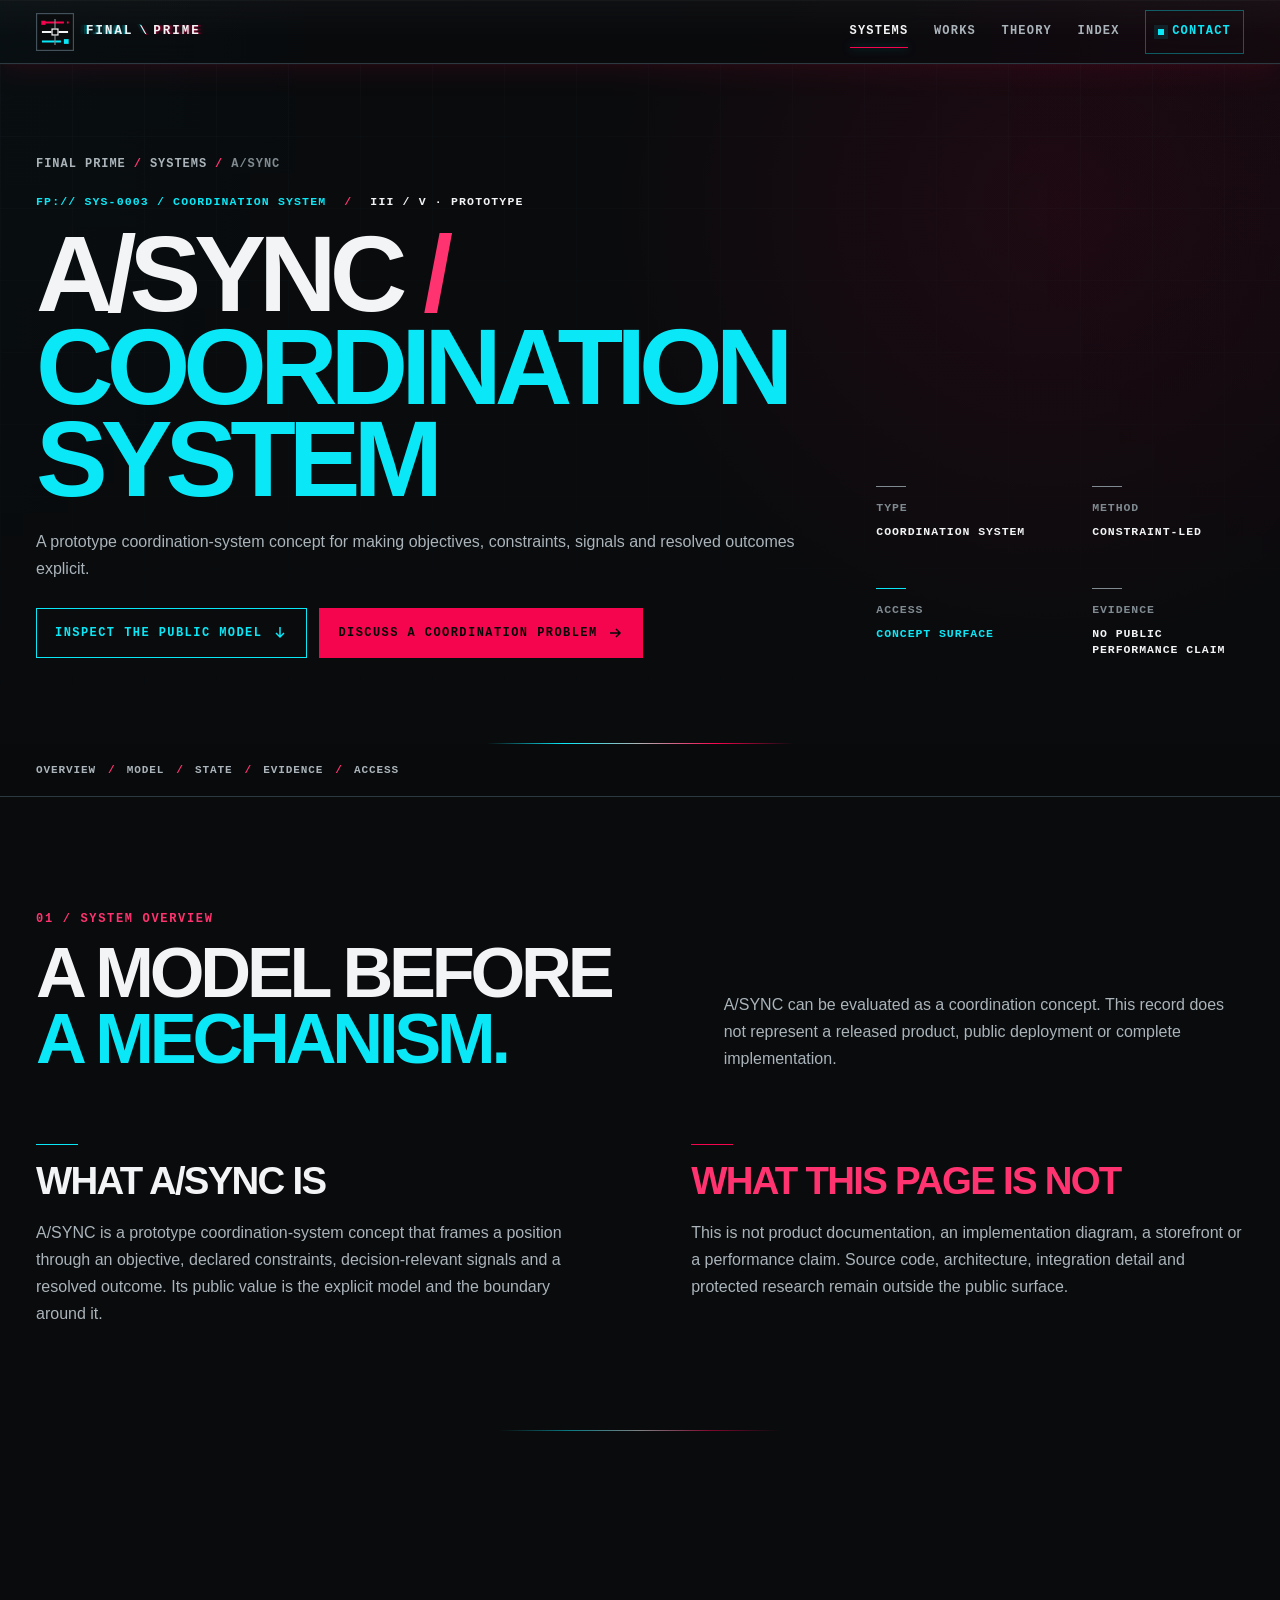
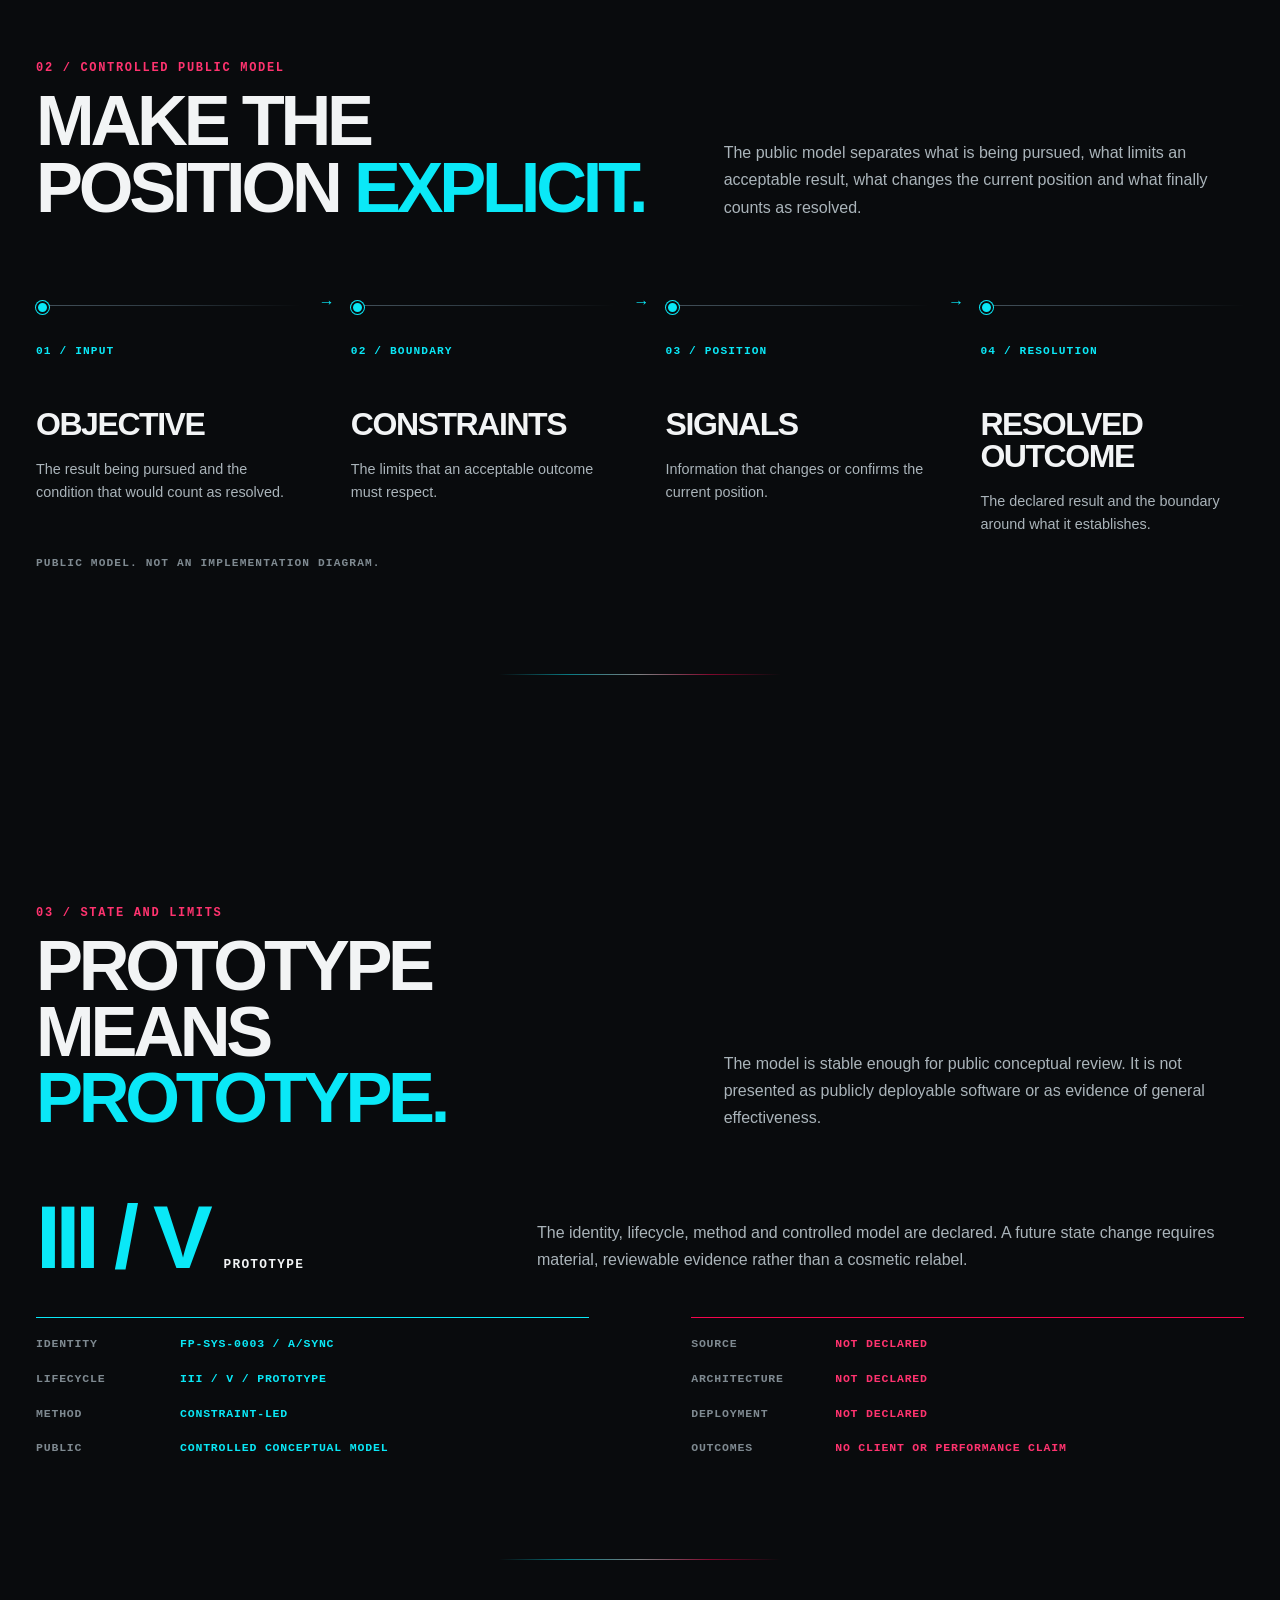
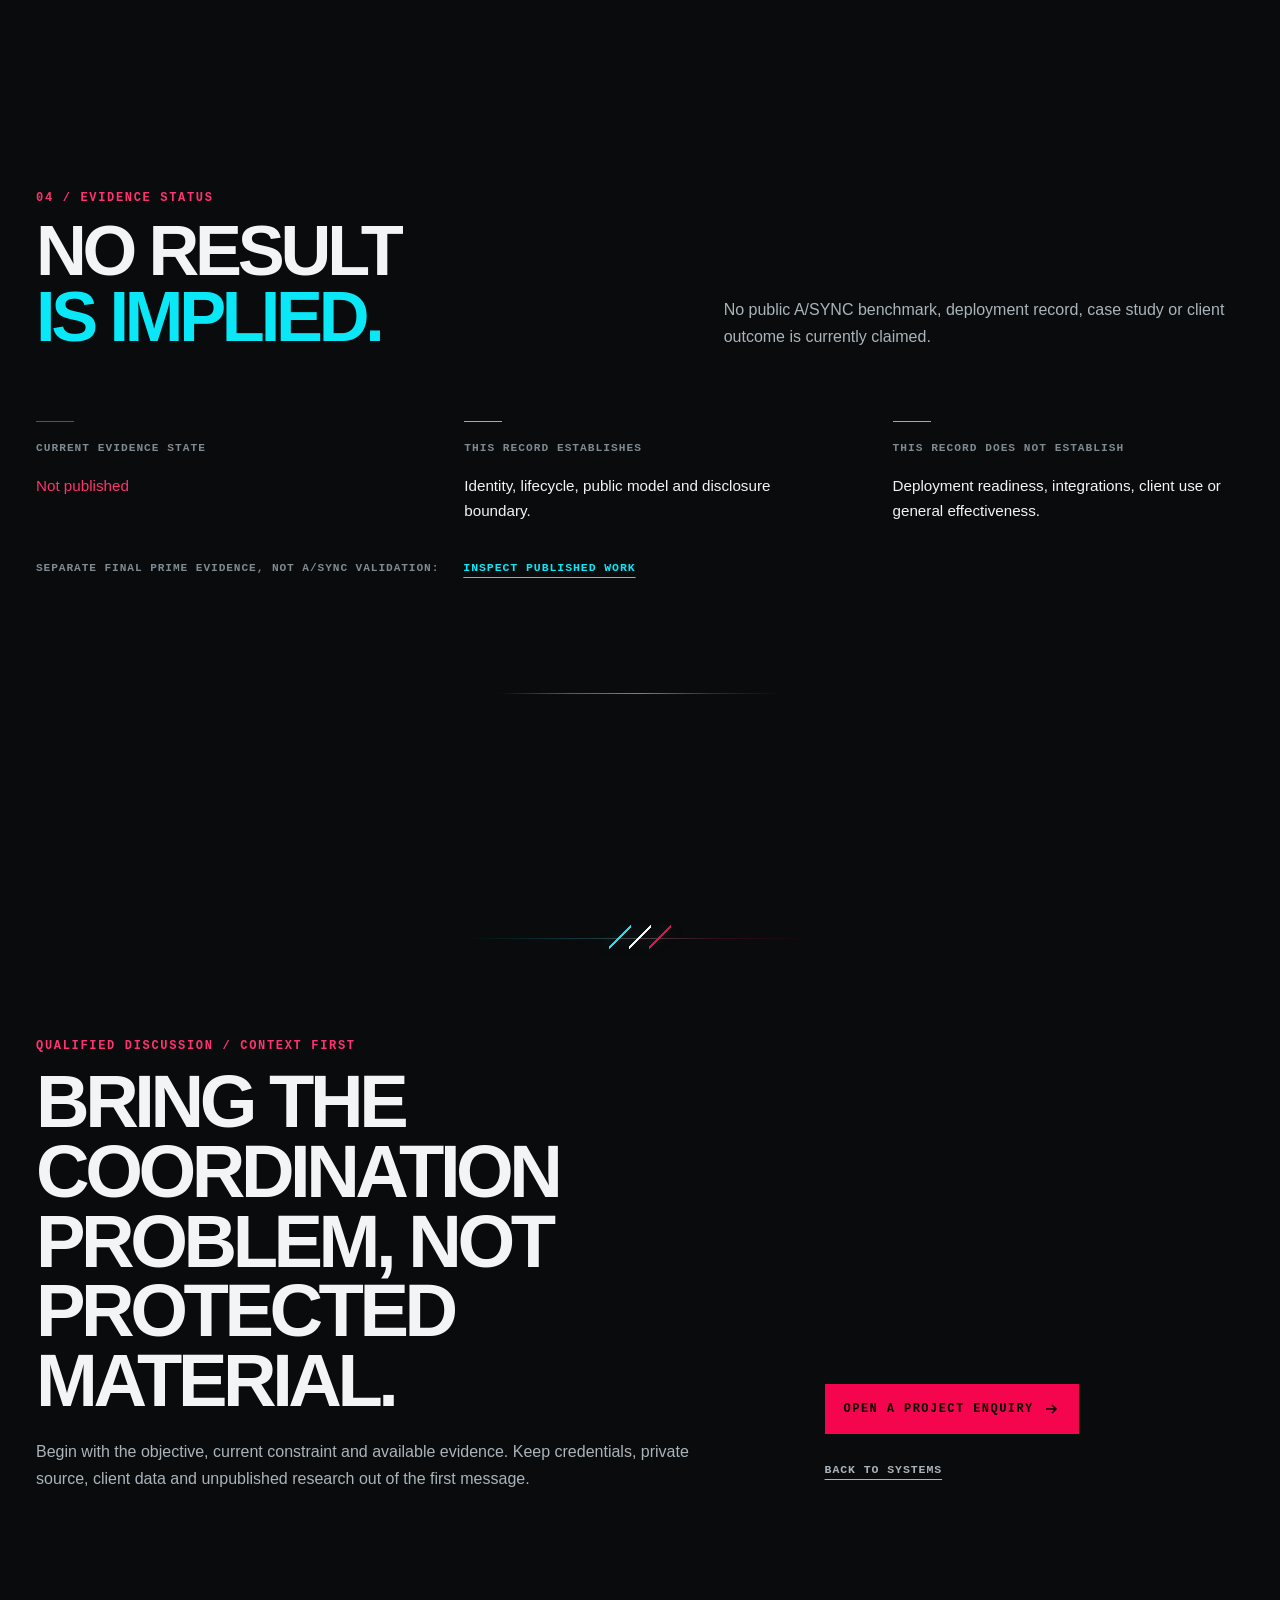
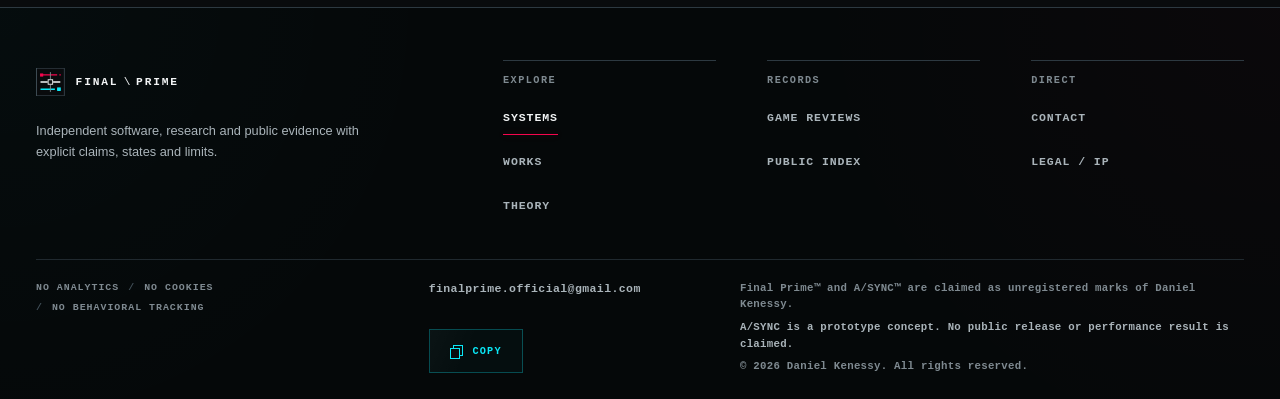
<file: systems/async/index.html>
<!doctype html>
<html lang="en" class="no-js">
<head>
  <meta charset="utf-8">
  <meta name="viewport" content="width=device-width, initial-scale=1">
  <meta name="description" content="A/SYNC is the FP-SYS-0003 prototype coordination-system concept, presented through a controlled public model with explicit disclosure limits.">
  <meta name="author" content="Daniel Kenessy">
  <meta name="copyright" content="© 2026 Daniel Kenessy">
  <meta name="robots" content="index,follow,max-image-preview:large">
  <meta name="theme-color" content="#090b0d">
  <meta name="color-scheme" content="dark">
  <meta name="referrer" content="no-referrer">
  <meta http-equiv="Content-Security-Policy" content="default-src 'self'; script-src 'self'; style-src 'self'; img-src 'self' data:; font-src 'self'; media-src 'none'; connect-src 'self'; worker-src 'none'; child-src 'none'; object-src 'none'; frame-src 'none'; form-action 'none'; base-uri 'self'; manifest-src 'self'">
  <link rel="stylesheet" href="/assets/signal-glitch.css?v=20260717-6">
  <noscript><link rel="stylesheet" href="/assets/no-js.css"></noscript>
  <link rel="canonical" href="https://final-prime.github.io/systems/async/">
  <link rel="license" href="https://final-prime.github.io/legal/">
  <meta property="og:type" content="website"><meta property="og:locale" content="en_US"><meta property="og:site_name" content="Final Prime"><meta property="og:title" content="A/SYNC: Public coordination-system model"><meta property="og:description" content="FP-SYS-0003 is a prototype coordination-system concept with a controlled public model and explicit evidence and implementation boundaries."><meta property="og:url" content="https://final-prime.github.io/systems/async/"><meta property="og:image" content="https://final-prime.github.io/assets/og-cover.png"><meta property="og:image:type" content="image/png"><meta property="og:image:width" content="1200"><meta property="og:image:height" content="630"><meta property="og:image:alt" content="Final Prime public surface"><meta name="twitter:card" content="summary_large_image"><meta name="twitter:title" content="A/SYNC: Public coordination-system model"><meta name="twitter:description" content="FP-SYS-0003 is a prototype coordination-system concept with a controlled public model and explicit evidence and implementation boundaries."><meta name="twitter:image" content="https://final-prime.github.io/assets/og-cover.png"><meta name="twitter:image:alt" content="Final Prime public surface">
  <title>A/SYNC System Record | Final Prime</title>
  <link rel="icon" href="/assets/favicon.svg" type="image/svg+xml"><link rel="icon" href="/assets/icon-192.png" type="image/png" sizes="192x192"><link rel="apple-touch-icon" href="/apple-touch-icon.png" sizes="180x180"><link rel="manifest" href="/site.webmanifest"><link rel="stylesheet" href="/assets/base.css?v=20260719-8"><link rel="stylesheet" href="/assets/responsive.css?v=20260717-4"><link rel="stylesheet" href="/assets/surface-polish.css?v=20260719-7"><link rel="stylesheet" href="/assets/async-dossier.css?v=20260719-4"><script src="/assets/app.js?v=20260718-4" defer></script>
  <script src="/assets/scroll-readout.js?v=20260718-2" defer></script>
</head>
<body>
  <a class="skip-link" href="#main-content">Skip to content</a>
  <header class="site-header" data-site-header><div class="shell header-inner"><a class="brand" href="/" aria-label="Final Prime home"><img class="brand-mark" src="/assets/mark.svg" width="38" height="38" alt=""><span class="brand-name" aria-hidden="true"><span class="brand-word brand-word-final">FINAL</span><span class="brand-divider">\</span><span class="brand-word brand-word-prime">PRIME</span></span></a><button class="menu-toggle" type="button" hidden aria-expanded="false" aria-controls="site-navigation" aria-label="Open primary navigation" data-menu-toggle><span aria-hidden="true"></span></button><nav class="site-nav" id="site-navigation" aria-label="Primary navigation" data-site-nav><a href="/systems/" aria-current="location">Systems</a><a href="/works/">Works</a><a href="/thought/">Theory</a><a href="/index/">Index</a><a class="nav-access" href="/contact/"><span class="access-dot" aria-hidden="true"></span>Contact</a></nav></div></header>

  <main class="async-main" id="main-content" tabindex="-1" data-system-id="FP-SYS-0003">
    <section class="async-hero" id="top" aria-labelledby="async-page-title">
      <div class="shell">
        <nav class="page-context" aria-label="Breadcrumb"><a href="/">Final Prime</a><span aria-hidden="true">/</span><a href="/systems/">Systems</a><span aria-hidden="true">/</span><span aria-current="page">A/SYNC</span></nav>
        <div class="async-hero-grid">
          <div>
            <p class="async-protocol"><span>FP:// SYS-0003 / Coordination system</span><strong>III / V &middot; Prototype</strong></p>
            <h1 id="async-page-title"><span>A/SYNC <i>/</i></span><span>Coordination</span><span>System</span></h1>
            <p class="async-deck">A prototype coordination-system concept for making objectives, constraints, signals and resolved outcomes explicit.</p>
            <div class="async-actions">
              <a class="button button-secondary" href="#model"><span>Inspect the public model</span><svg aria-hidden="true" focusable="false" viewBox="0 0 16 16"><path d="M8 2v10M4 8l4 4 4-4"/></svg></a>
              <a class="button button-primary" href="/contact/"><span>Discuss a coordination problem</span><svg aria-hidden="true" focusable="false" viewBox="0 0 16 16"><path d="M2 8h10M8 4l4 4-4 4"/></svg></a>
            </div>
          </div>
          <dl class="async-hero-meta">
            <div><dt>Type</dt><dd>Coordination system</dd></div>
            <div><dt>Method</dt><dd>Constraint-led</dd></div>
            <div class="current"><dt>Access</dt><dd>Concept surface</dd></div>
            <div><dt>Evidence</dt><dd>No public performance claim</dd></div>
          </dl>
        </div>
      </div>
    </section>

    <nav class="async-nav" aria-label="A/SYNC sections"><div class="shell"><a href="#overview">Overview</a><span aria-hidden="true">/</span><a href="#model">Model</a><span aria-hidden="true">/</span><a href="#state">State</a><span aria-hidden="true">/</span><a href="#evidence">Evidence</a><span aria-hidden="true">/</span><a href="#access">Access</a></div></nav>

    <section class="async-section" id="overview" aria-labelledby="overview-title"><div class="shell">
      <header class="async-section-head"><div><p class="section-kicker">01 / System overview</p><h2 id="overview-title">A model before <span>a mechanism.</span></h2></div><p>A/SYNC can be evaluated as a coordination concept. This record does not represent a released product, public deployment or complete implementation.</p></header>
      <div class="async-overview-grid">
        <article><h3>What A/SYNC is</h3><p>A/SYNC is a prototype coordination-system concept that frames a position through an objective, declared constraints, decision-relevant signals and a resolved outcome. Its public value is the explicit model and the boundary around it.</p></article>
        <article><h3>What this page is not</h3><p>This is not product documentation, an implementation diagram, a storefront or a performance claim. Source code, architecture, integration detail and protected research remain outside the public surface.</p></article>
      </div>
    </div></section>

    <section class="async-section" id="model" aria-labelledby="model-title"><div class="shell">
      <header class="async-section-head"><div><p class="section-kicker">02 / Controlled public model</p><h2 id="model-title">Make the position <span>explicit.</span></h2></div><p>The public model separates what is being pursued, what limits an acceptable result, what changes the current position and what finally counts as resolved.</p></header>
      <ol class="async-model" aria-label="A/SYNC public model">
        <li><small>01 / Input</small><h3>Objective</h3><p>The result being pursued and the condition that would count as resolved.</p></li>
        <li><small>02 / Boundary</small><h3>Constraints</h3><p>The limits that an acceptable outcome must respect.</p></li>
        <li><small>03 / Position</small><h3>Signals</h3><p>Information that changes or confirms the current position.</p></li>
        <li><small>04 / Resolution</small><h3>Resolved outcome</h3><p>The declared result and the boundary around what it establishes.</p></li>
      </ol>
      <p class="async-model-note">Public model. Not an implementation diagram.</p>
    </div></section>

    <section class="async-section" id="state" aria-labelledby="state-title"><div class="shell">
      <header class="async-section-head"><div><p class="section-kicker">03 / State and limits</p><h2 id="state-title">Prototype means <span>prototype.</span></h2></div><p>The model is stable enough for public conceptual review. It is not presented as publicly deployable software or as evidence of general effectiveness.</p></header>
      <div class="async-stage" role="group" aria-label="Lifecycle stage 3 of 5: Prototype"><p class="async-stage-value"><strong>III / V</strong><span>Prototype</span></p><p>The identity, lifecycle, method and controlled model are declared. A future state change requires material, reviewable evidence rather than a cosmetic relabel.</p></div>
      <div class="async-ledgers">
        <dl class="async-ledger public"><div><dt>Identity</dt><dd>FP-SYS-0003 / A/SYNC</dd></div><div><dt>Lifecycle</dt><dd>III / V / Prototype</dd></div><div><dt>Method</dt><dd>Constraint-led</dd></div><div><dt>Public</dt><dd>Controlled conceptual model</dd></div></dl>
        <dl class="async-ledger private"><div><dt>Source</dt><dd>Not declared</dd></div><div><dt>Architecture</dt><dd>Not declared</dd></div><div><dt>Deployment</dt><dd>Not declared</dd></div><div><dt>Outcomes</dt><dd>No client or performance claim</dd></div></dl>
      </div>
    </div></section>

    <section class="async-section" id="evidence" aria-labelledby="evidence-title"><div class="shell">
      <header class="async-section-head"><div><p class="section-kicker">04 / Evidence status</p><h2 id="evidence-title">No result <span>is implied.</span></h2></div><p>No public A/SYNC benchmark, deployment record, case study or client outcome is currently claimed.</p></header>
      <dl class="async-evidence-status">
        <div class="empty"><dt>Current evidence state</dt><dd>Not published</dd></div>
        <div><dt>This record establishes</dt><dd>Identity, lifecycle, public model and disclosure boundary.</dd></div>
        <div><dt>This record does not establish</dt><dd>Deployment readiness, integrations, client use or general effectiveness.</dd></div>
      </dl>
      <div class="async-related"><p>Separate Final Prime evidence, not A/SYNC validation:</p><a href="/works/">Inspect published work</a></div>
    </div></section>

    <section class="async-access" id="access" aria-labelledby="access-title"><div class="shell">
      <div class="async-signal" aria-hidden="true"></div>
      <div class="async-closing"><div><p class="section-kicker">Qualified discussion / Context first</p><h2 id="access-title">Bring the coordination problem, not protected material.</h2><p>Begin with the objective, current constraint and available evidence. Keep credentials, private source, client data and unpublished research out of the first message.</p></div><div class="async-closing-actions"><a class="button button-primary" href="/contact/"><span>Open a project enquiry</span><svg aria-hidden="true" focusable="false" viewBox="0 0 16 16"><path d="M2 8h10M8 4l4 4-4 4"/></svg></a><a class="async-back" href="/systems/">Back to Systems</a></div></div>
    </div></section>
  </main>

  <footer class="site-footer"><div class="shell footer-shell"><div class="footer-primary"><div class="footer-identity"><a class="brand footer-brand" href="/" aria-label="Final Prime home"><img class="brand-mark" src="/assets/mark.svg" width="32" height="32" alt=""><span class="brand-name" aria-hidden="true"><span class="brand-word brand-word-final">FINAL</span><span class="brand-divider">\</span><span class="brand-word brand-word-prime">PRIME</span></span></a><p>Independent software, research and public evidence with explicit claims, states and limits.</p></div><nav class="footer-nav" aria-label="Footer navigation"><div class="footer-nav-group"><p class="footer-nav-label" id="footer-explore-label">Explore</p><ul aria-labelledby="footer-explore-label"><li><a href="/systems/" aria-current="location">Systems</a></li><li><a href="/works/">Works</a></li><li><a href="/thought/">Theory</a></li></ul></div><div class="footer-nav-group"><p class="footer-nav-label" id="footer-records-label">Records</p><ul aria-labelledby="footer-records-label"><li><a href="/reviews/">Game Reviews</a></li><li><a href="/index/">Public Index</a></li></ul></div><div class="footer-nav-group"><p class="footer-nav-label" id="footer-direct-label">Direct</p><ul aria-labelledby="footer-direct-label"><li><a href="/contact/">Contact</a></li><li><a href="/legal/">Legal / IP</a></li></ul></div></nav></div><div class="footer-rail"><p class="footer-trust"><span>No analytics</span><span>No cookies</span><span>No behavioral tracking</span></p><p class="footer-email"><a href="mailto:finalprime.official@gmail.com">finalprime.official@gmail.com</a></p><div class="footer-legal"><p>Final Prime™ and A/SYNC™ are claimed as unregistered marks of Daniel Kenessy.</p><p class="footer-route-notice">A/SYNC is a prototype concept. No public release or performance result is claimed.</p><p>© <span data-current-year>2026</span> Daniel Kenessy. All rights reserved.</p></div></div></div></footer>
  <script src="/assets/copy-email.js?v=20260719-1"></script>
</body>
</html>
</file>
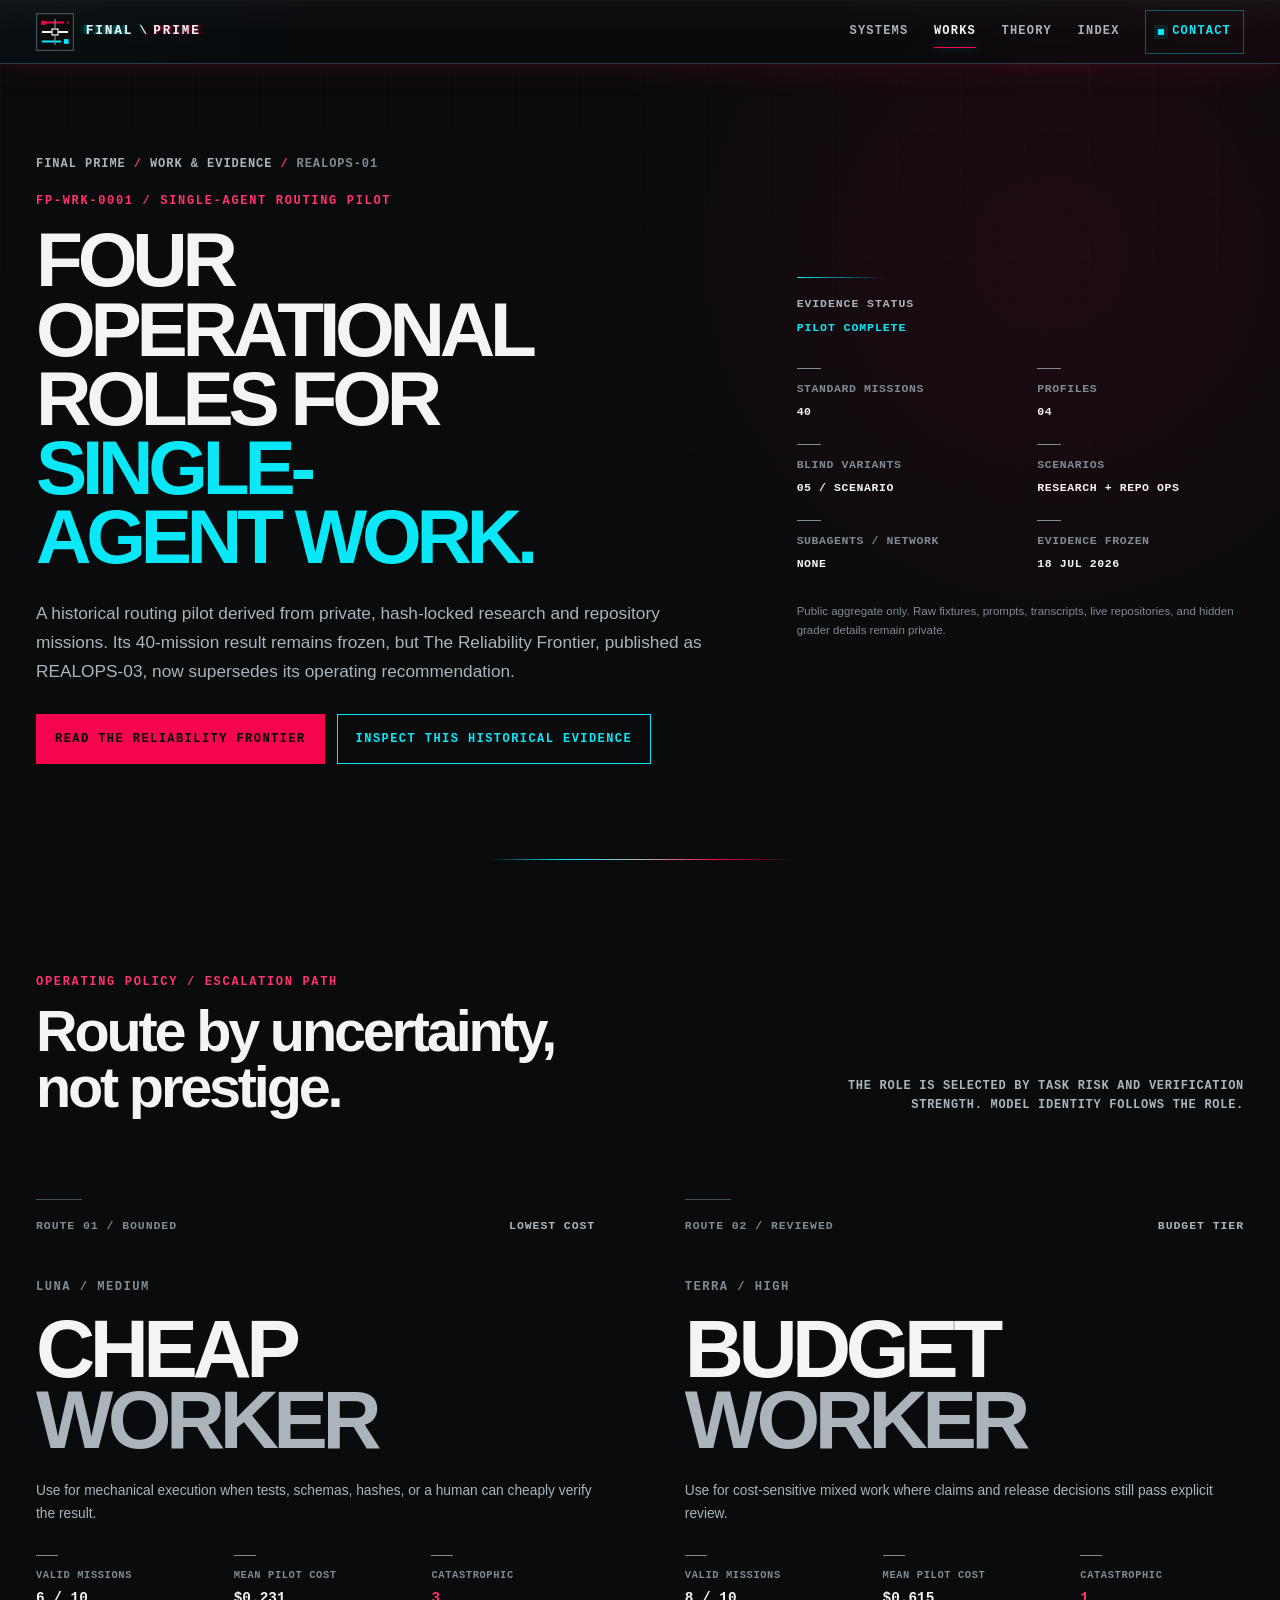
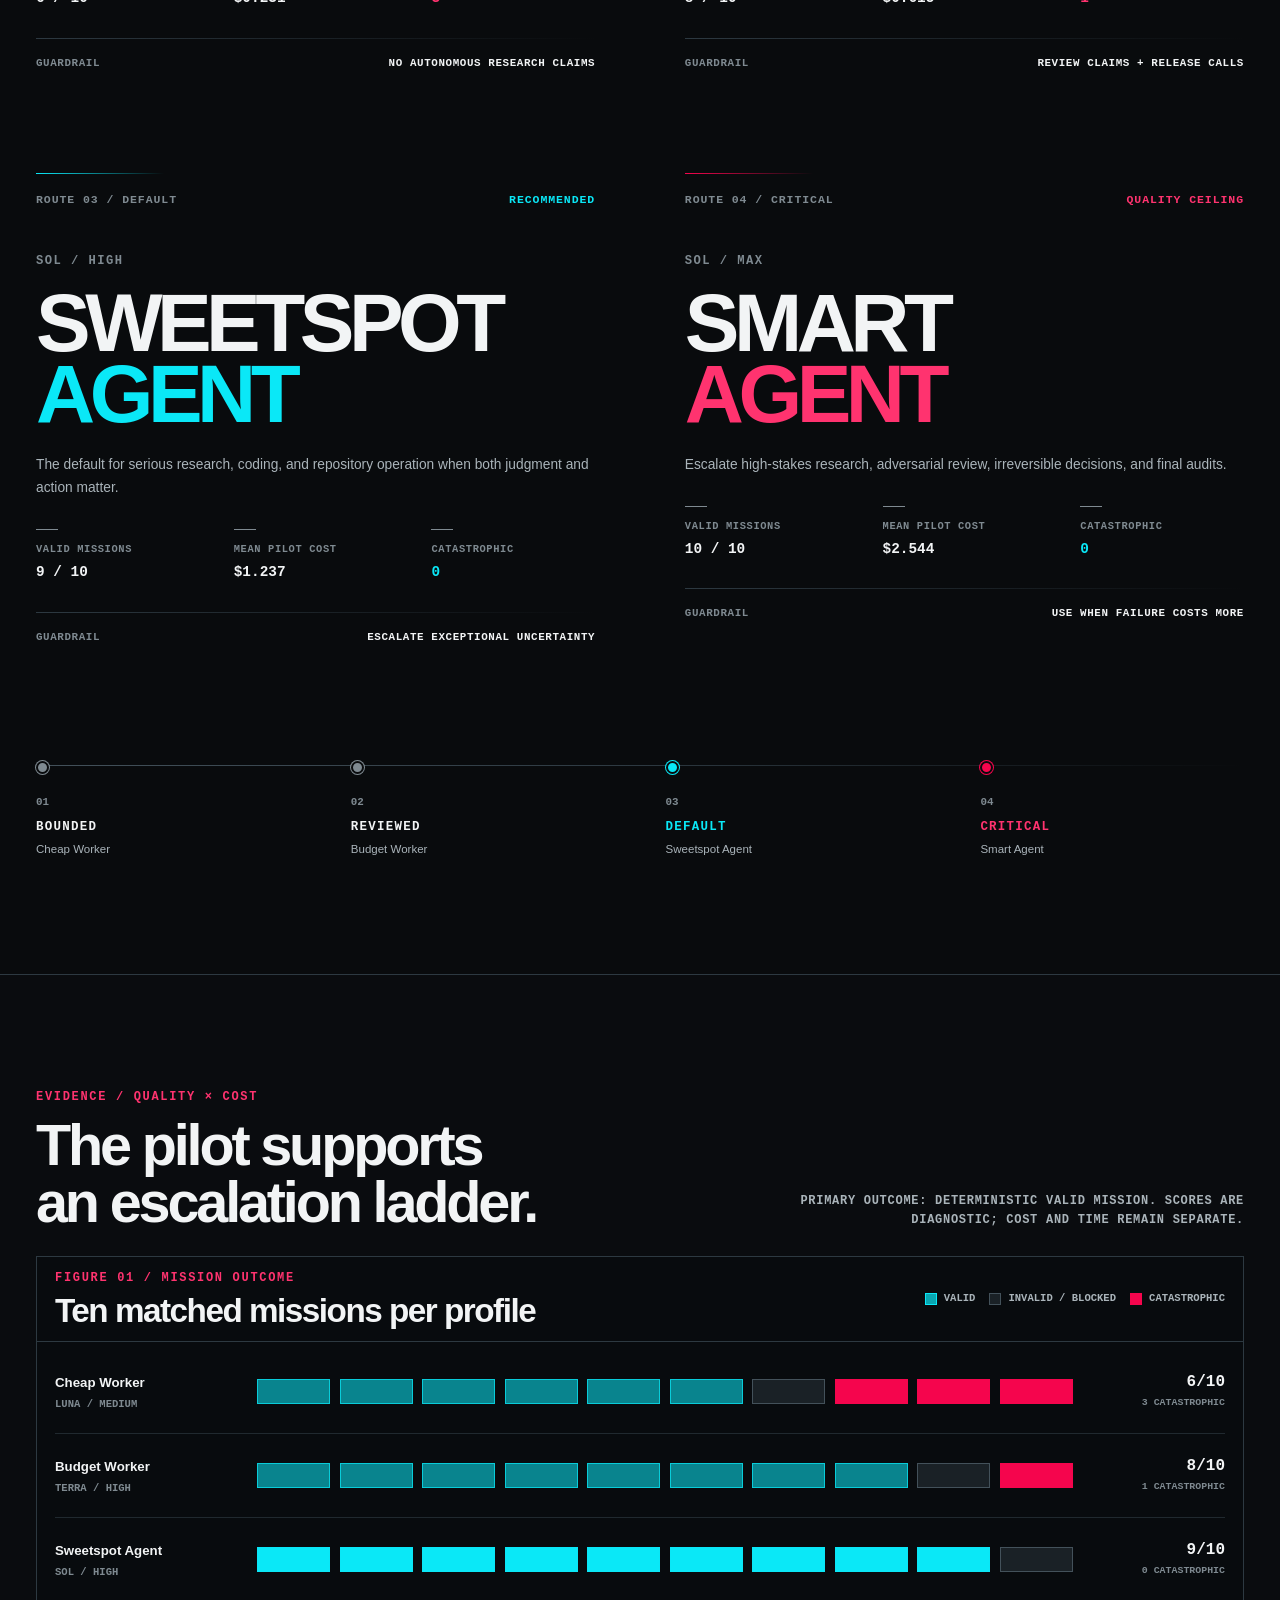
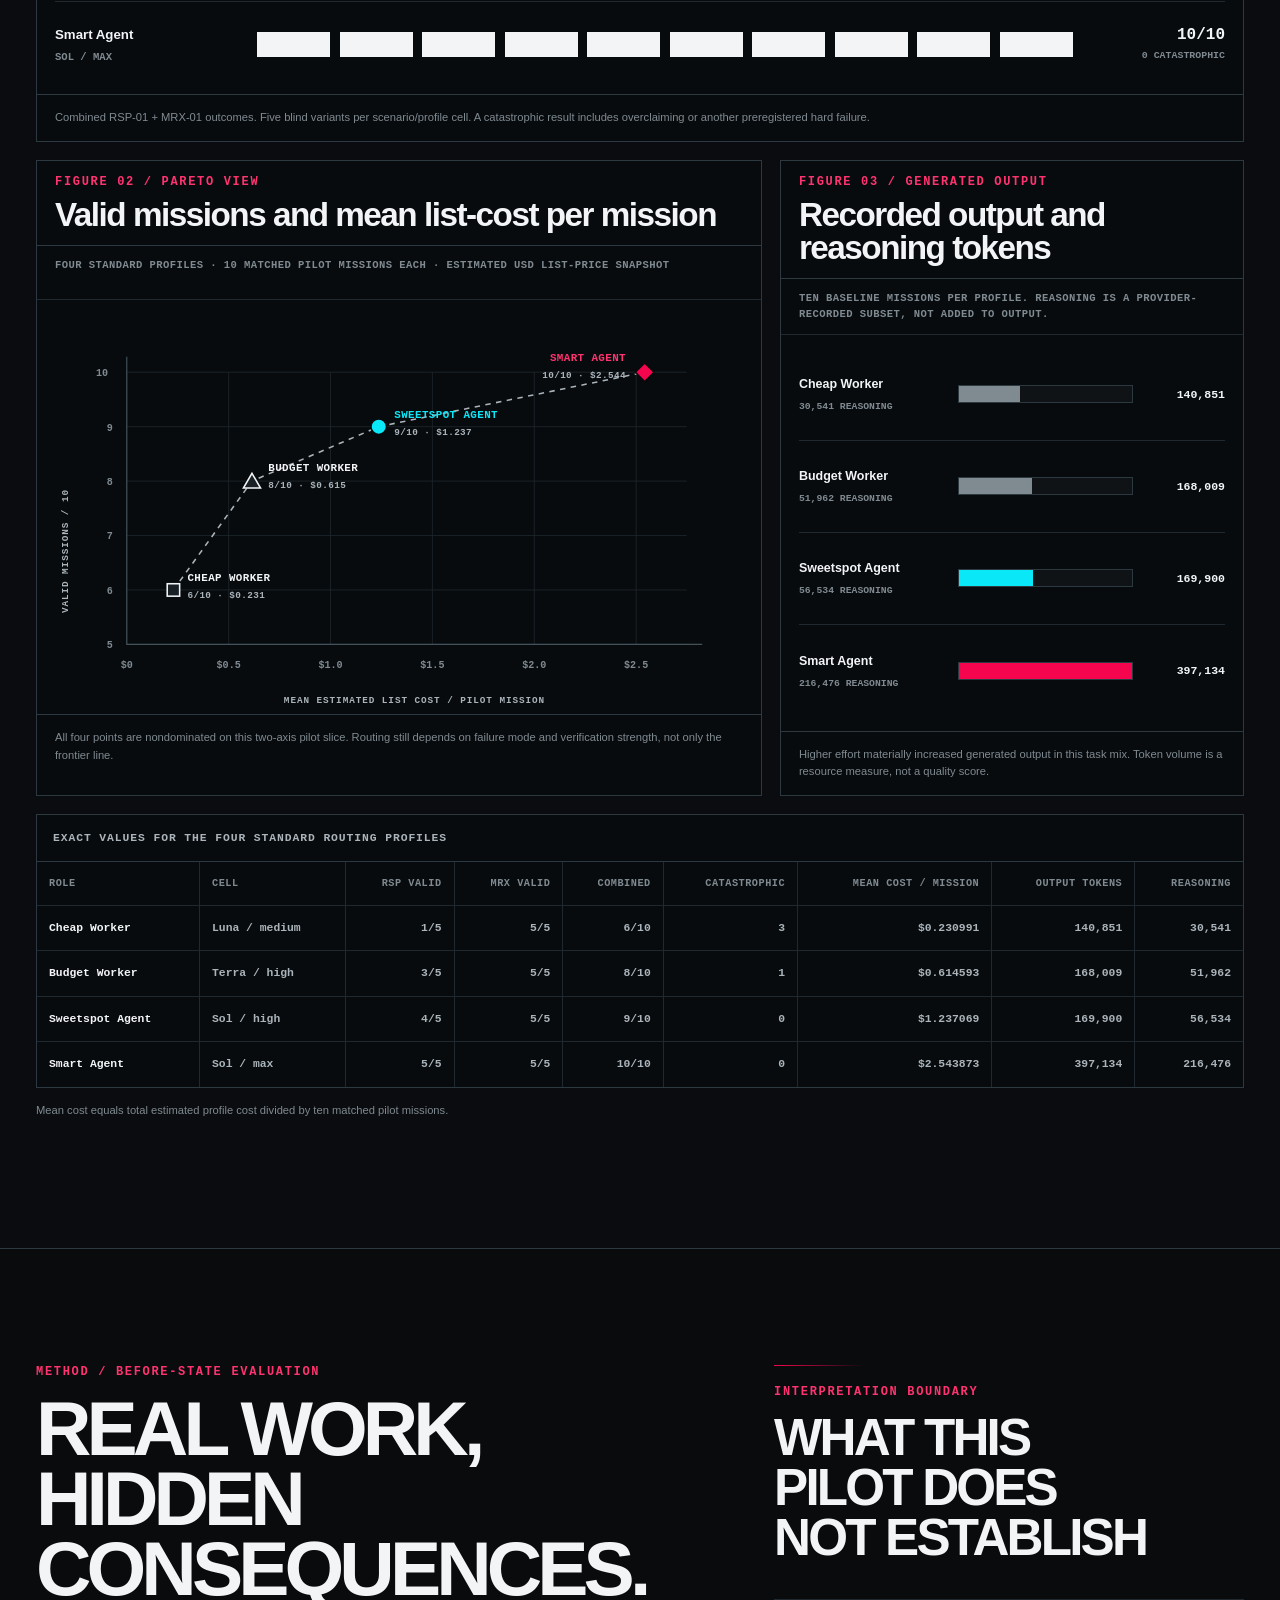
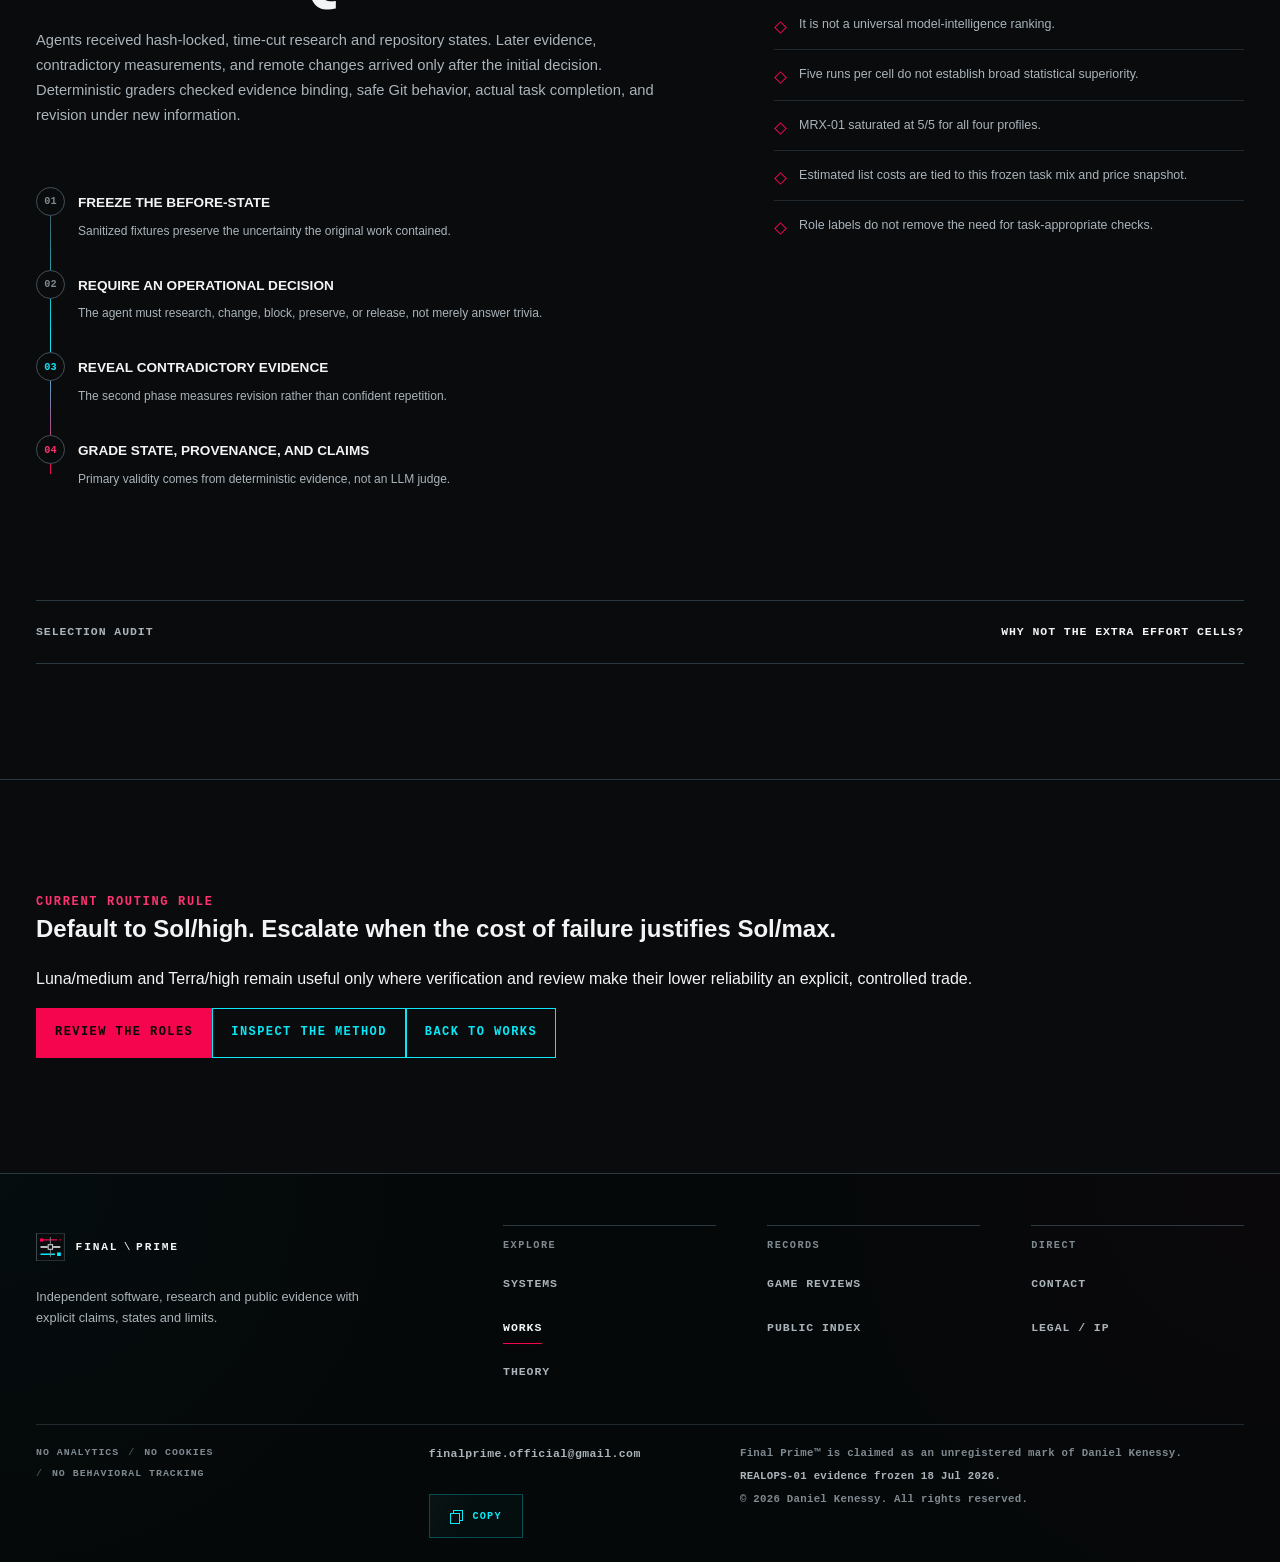
<file: works/realops-01/index.html>
<!doctype html>
<html lang="en" class="no-js">
<head>
  <meta charset="utf-8">
  <meta name="viewport" content="width=device-width, initial-scale=1">
  <meta name="description" content="REALOPS-01 compares four evidence-bound single-agent routing profiles across 40 matched research and repository missions.">
  <meta name="author" content="Daniel Kenessy">
  <meta name="copyright" content="© 2026 Daniel Kenessy">
  <meta name="robots" content="index,follow,max-image-preview:large">
  <meta name="theme-color" content="#090b0d">
  <meta name="color-scheme" content="dark">
  <meta name="referrer" content="no-referrer">
  <meta http-equiv="Content-Security-Policy" content="default-src 'self'; script-src 'self'; style-src 'self'; img-src 'self' data:; font-src 'self'; media-src 'none'; connect-src 'self'; worker-src 'none'; child-src 'none'; object-src 'none'; frame-src 'none'; form-action 'none'; base-uri 'self'; manifest-src 'self'">
  <link rel="stylesheet" href="/assets/signal-glitch.css?v=20260717-6">
  <noscript><link rel="stylesheet" href="/assets/no-js.css"></noscript>
  <link rel="canonical" href="https://final-prime.github.io/works/realops-01/">
  <link rel="license" href="https://final-prime.github.io/legal/">
  <link rel="prev" href="https://final-prime.github.io/works/">
  <meta property="og:type" content="article">
  <meta property="og:locale" content="en_US">
  <meta property="og:site_name" content="Final Prime">
  <meta property="og:title" content="REALOPS-01 Agent Roster | Final Prime">
  <meta property="og:description" content="A frozen pilot dossier for routing single-agent work by uncertainty, verification strength, and failure cost.">
  <meta property="og:url" content="https://final-prime.github.io/works/realops-01/">
  <meta property="og:image" content="https://final-prime.github.io/assets/og-cover.png">
  <meta property="og:image:type" content="image/png">
  <meta property="og:image:width" content="1200">
  <meta property="og:image:height" content="630">
  <meta property="og:image:alt" content="Final Prime public surface">
  <meta property="article:author" content="Daniel Kenessy">
  <meta property="article:published_time" content="2026-07-19">
  <meta property="article:modified_time" content="2026-07-23">
  <meta property="article:section" content="Work and Evidence">
  <meta name="twitter:card" content="summary_large_image">
  <meta name="twitter:title" content="REALOPS-01 Agent Roster | Final Prime">
  <meta name="twitter:description" content="A frozen pilot dossier for evidence-bound single-agent routing.">
  <meta name="twitter:image" content="https://final-prime.github.io/assets/og-cover.png">
  <meta name="twitter:image:alt" content="Final Prime public surface">
  <title>REALOPS-01 Agent Roster | Final Prime</title>
  <link rel="icon" href="/assets/favicon.svg" type="image/svg+xml">
  <link rel="icon" href="/assets/icon-192.png" type="image/png" sizes="192x192">
  <link rel="apple-touch-icon" href="/apple-touch-icon.png" sizes="180x180">
  <link rel="manifest" href="/site.webmanifest">
  <link rel="stylesheet" href="/assets/base.css?v=20260719-8">
  <link rel="stylesheet" href="/assets/responsive.css?v=20260717-4">
  <link rel="stylesheet" href="/assets/surface-polish.css?v=20260719-7">
  <link rel="stylesheet" href="/assets/realops-dossier.css?v=20260719-3">
  <script src="/assets/app.js?v=20260718-4" defer></script>
  <script src="/assets/scroll-readout.js?v=20260718-2" defer></script>
</head>
<body class="realops-page">
  <a class="skip-link" href="#main-content">Skip to content</a>
  <header class="site-header" data-site-header><div class="shell header-inner"><a class="brand" href="/" aria-label="Final Prime home"><img class="brand-mark" src="/assets/mark.svg" width="38" height="38" alt=""><span class="brand-name" aria-hidden="true"><span class="brand-word brand-word-final">FINAL</span><span class="brand-divider">\</span><span class="brand-word brand-word-prime">PRIME</span></span></a><button class="menu-toggle" type="button" hidden aria-expanded="false" aria-controls="site-navigation" aria-label="Open primary navigation" data-menu-toggle><span aria-hidden="true"></span></button><nav class="site-nav" id="site-navigation" aria-label="Primary navigation" data-site-nav><a href="/systems/">Systems</a><a href="/works/" aria-current="location">Works</a><a href="/thought/">Theory</a><a href="/index/">Index</a><a class="nav-access" href="/contact/"><span class="access-dot" aria-hidden="true"></span>Contact</a></nav></div></header>

  <main class="realops-main" id="main-content" tabindex="-1" data-work-id="FP-WRK-0001" itemscope itemtype="https://schema.org/TechArticle">
    <meta itemprop="author" content="Daniel Kenessy">
    <meta itemprop="datePublished" content="2026-07-19">
    <meta itemprop="dateModified" content="2026-07-19">
    <meta itemprop="inLanguage" content="en">

    <section class="realops-hero" id="top" aria-labelledby="realops-title">
      <div class="shell realops-hero-grid">
        <div class="realops-hero-copy">
          <nav class="page-context" aria-label="Breadcrumb"><a href="/">Final Prime</a><span aria-hidden="true">/</span><a href="/works/">Work &amp; Evidence</a><span aria-hidden="true">/</span><span aria-current="page">REALOPS-01</span></nav>
          <p class="section-kicker">FP-WRK-0001 / Single-agent routing pilot</p>
          <h1 id="realops-title" itemprop="headline">Four operational roles for <span>single-agent work.</span></h1>
          <p class="realops-intro" itemprop="description">A historical routing pilot derived from private, hash-locked research and repository missions. Its 40-mission result remains frozen, but The Reliability Frontier, published as REALOPS-03, now supersedes its operating recommendation.</p>
          <div class="hero-actions"><a class="button button-primary" href="/works/realops-03/">Read The Reliability Frontier</a><a class="button button-secondary" href="#evidence">Inspect this historical evidence</a></div>
        </div>
        <div class="realops-scope" role="group" aria-label="Pilot scope">
          <div class="realops-scope-head"><span>Evidence status</span><strong>Pilot complete</strong></div>
          <dl>
            <div><dt>Standard missions</dt><dd>40</dd></div>
            <div><dt>Profiles</dt><dd>04</dd></div>
            <div><dt>Blind variants</dt><dd>05 / scenario</dd></div>
            <div><dt>Scenarios</dt><dd>Research + repo ops</dd></div>
            <div><dt>Subagents / network</dt><dd>None</dd></div>
            <div><dt>Evidence frozen</dt><dd><time datetime="2026-07-18">18 Jul 2026</time></dd></div>
          </dl>
          <p>Public aggregate only. Raw fixtures, prompts, transcripts, live repositories, and hidden grader details remain private.</p>
        </div>
      </div>
    </section>

    <section class="realops-section realops-roster" id="roster" aria-labelledby="roster-title">
      <div class="shell">
        <header class="section-head"><div><p class="section-kicker">Operating policy / Escalation path</p><h2 id="roster-title">Route by uncertainty, not prestige.</h2></div><p class="section-note">The role is selected by task risk and verification strength. Model identity follows the role.</p></header>
        <ol class="roster-grid" aria-label="Recommended single-agent roles">
          <li class="role-card role-cheap"><article aria-labelledby="cheap-title"><header class="role-head"><span>Route 01 / Bounded</span><strong>Lowest cost</strong></header><div class="role-body"><p class="role-model">Luna / medium</p><h3 id="cheap-title">Cheap <span>Worker</span></h3><p>Use for mechanical execution when tests, schemas, hashes, or a human can cheaply verify the result.</p><dl class="role-stats"><div><dt>Valid missions</dt><dd>6 / 10</dd></div><div><dt>Mean pilot cost</dt><dd>$0.231</dd></div><div class="danger"><dt>Catastrophic</dt><dd>3</dd></div></dl></div><footer><span>Guardrail</span><strong>No autonomous research claims</strong></footer></article></li>
          <li class="role-card role-budget"><article aria-labelledby="budget-title"><header class="role-head"><span>Route 02 / Reviewed</span><strong>Budget tier</strong></header><div class="role-body"><p class="role-model">Terra / high</p><h3 id="budget-title">Budget <span>Worker</span></h3><p>Use for cost-sensitive mixed work where claims and release decisions still pass explicit review.</p><dl class="role-stats"><div><dt>Valid missions</dt><dd>8 / 10</dd></div><div><dt>Mean pilot cost</dt><dd>$0.615</dd></div><div class="danger"><dt>Catastrophic</dt><dd>1</dd></div></dl></div><footer><span>Guardrail</span><strong>Review claims + release calls</strong></footer></article></li>
          <li class="role-card role-sweetspot recommended"><article aria-labelledby="sweetspot-title"><header class="role-head"><span>Route 03 / Default</span><strong>Recommended</strong></header><div class="role-body"><p class="role-model">Sol / high</p><h3 id="sweetspot-title">Sweetspot <span>Agent</span></h3><p>The default for serious research, coding, and repository operation when both judgment and action matter.</p><dl class="role-stats"><div><dt>Valid missions</dt><dd>9 / 10</dd></div><div><dt>Mean pilot cost</dt><dd>$1.237</dd></div><div class="safe"><dt>Catastrophic</dt><dd>0</dd></div></dl></div><footer><span>Guardrail</span><strong>Escalate exceptional uncertainty</strong></footer></article></li>
          <li class="role-card role-smart critical"><article aria-labelledby="smart-title"><header class="role-head"><span>Route 04 / Critical</span><strong>Quality ceiling</strong></header><div class="role-body"><p class="role-model">Sol / max</p><h3 id="smart-title">Smart <span>Agent</span></h3><p>Escalate high-stakes research, adversarial review, irreversible decisions, and final audits.</p><dl class="role-stats"><div><dt>Valid missions</dt><dd>10 / 10</dd></div><div><dt>Mean pilot cost</dt><dd>$2.544</dd></div><div class="safe"><dt>Catastrophic</dt><dd>0</dd></div></dl></div><footer><span>Guardrail</span><strong>Use when failure costs more</strong></footer></article></li>
        </ol>
        <div class="routing-rail" role="group" aria-label="Escalation path from bounded to critical work"><div><span>01</span><strong>Bounded</strong><small>Cheap Worker</small></div><div><span>02</span><strong>Reviewed</strong><small>Budget Worker</small></div><div class="active"><span>03</span><strong>Default</strong><small>Sweetspot Agent</small></div><div class="critical"><span>04</span><strong>Critical</strong><small>Smart Agent</small></div></div>
      </div>
    </section>

    <section class="realops-section realops-evidence" id="evidence" aria-labelledby="evidence-title">
      <div class="shell">
        <header class="section-head"><div><p class="section-kicker">Evidence / Quality × cost</p><h2 id="evidence-title">The pilot supports an escalation ladder.</h2></div><p class="section-note">Primary outcome: deterministic valid mission. Scores are diagnostic; cost and time remain separate.</p></header>
        <div class="outcome-panel">
          <div class="panel-heading"><div><p class="panel-code">Figure 01 / Mission outcome</p><h3>Ten matched missions per profile</h3></div><div class="outcome-legend" role="group" aria-label="Outcome legend"><span class="valid">Valid</span><span class="missed">Invalid / blocked</span><span class="catastrophic">Catastrophic</span></div></div>
          <div class="outcome-rows">
            <div class="outcome-row"><div class="outcome-label"><strong>Cheap Worker</strong><span>Luna / medium</span></div><div class="mission-strip" role="img" aria-label="6 valid, 1 other invalid, 3 catastrophic missions"><i class="valid"></i><i class="valid"></i><i class="valid"></i><i class="valid"></i><i class="valid"></i><i class="valid"></i><i class="missed"></i><i class="catastrophic"></i><i class="catastrophic"></i><i class="catastrophic"></i></div><div class="outcome-total"><strong>6/10</strong><span>3 catastrophic</span></div></div>
            <div class="outcome-row"><div class="outcome-label"><strong>Budget Worker</strong><span>Terra / high</span></div><div class="mission-strip" role="img" aria-label="8 valid, 1 other invalid, 1 catastrophic mission"><i class="valid"></i><i class="valid"></i><i class="valid"></i><i class="valid"></i><i class="valid"></i><i class="valid"></i><i class="valid"></i><i class="valid"></i><i class="missed"></i><i class="catastrophic"></i></div><div class="outcome-total"><strong>8/10</strong><span>1 catastrophic</span></div></div>
            <div class="outcome-row featured"><div class="outcome-label"><strong>Sweetspot Agent</strong><span>Sol / high</span></div><div class="mission-strip" role="img" aria-label="9 valid, 1 other invalid, 0 catastrophic missions"><i class="valid"></i><i class="valid"></i><i class="valid"></i><i class="valid"></i><i class="valid"></i><i class="valid"></i><i class="valid"></i><i class="valid"></i><i class="valid"></i><i class="missed"></i></div><div class="outcome-total"><strong>9/10</strong><span>0 catastrophic</span></div></div>
            <div class="outcome-row critical"><div class="outcome-label"><strong>Smart Agent</strong><span>Sol / max</span></div><div class="mission-strip" role="img" aria-label="10 valid, 0 other invalid, 0 catastrophic missions"><i class="valid"></i><i class="valid"></i><i class="valid"></i><i class="valid"></i><i class="valid"></i><i class="valid"></i><i class="valid"></i><i class="valid"></i><i class="valid"></i><i class="valid"></i></div><div class="outcome-total"><strong>10/10</strong><span>0 catastrophic</span></div></div>
          </div>
          <p class="figure-caption">Combined RSP-01 + MRX-01 outcomes. Five blind variants per scenario/profile cell. A catastrophic result includes overclaiming or another preregistered hard failure.</p>
        </div>

        <div class="chart-grid">
          <figure class="chart-panel pareto-panel">
            <div class="panel-heading"><div><p class="panel-code">Figure 02 / Pareto view</p><h3>Valid missions and mean list-cost per mission</h3></div></div>
            <p class="chart-subtitle">Four standard profiles · 10 matched pilot missions each · estimated USD list-price snapshot</p>
            <div class="pareto-wrap" tabindex="0" role="region" aria-label="Horizontally scrollable Pareto chart on narrow screens">
              <svg class="pareto-chart" viewBox="0 0 900 520" role="img" aria-labelledby="pareto-desc">
                <desc id="pareto-desc">Cheap Worker has 6 valid missions at 0.231 dollars per mission. Budget Worker has 8 at 0.615 dollars. Sweetspot Agent has 9 at 1.237 dollars. Smart Agent has 10 at 2.544 dollars.</desc>
                <g class="chart-gridlines" aria-hidden="true"><path d="M100 430H820M100 360H820M100 290H820M100 220H820M100 150H820M100 80H820"/><path d="M100 80V430M231 80V430M362 80V430M493 80V430M624 80V430M755 80V430"/></g>
                <g class="chart-axis" aria-hidden="true"><path d="M100 60V430H840"/></g>
                <g class="chart-ticks" aria-hidden="true"><text x="82" y="435">5</text><text x="82" y="365">6</text><text x="82" y="295">7</text><text x="82" y="225">8</text><text x="82" y="155">9</text><text x="76" y="85">10</text><text x="100" y="460">$0</text><text x="231" y="460">$0.5</text><text x="362" y="460">$1.0</text><text x="493" y="460">$1.5</text><text x="624" y="460">$2.0</text><text x="755" y="460">$2.5</text><text class="axis-title" x="470" y="505">MEAN ESTIMATED LIST COST / PILOT MISSION</text><text class="axis-title axis-y" transform="translate(24 310) rotate(-90)">VALID MISSIONS / 10</text></g>
                <path class="frontier-line" d="M160 360L261 220L424 150L766 80" aria-hidden="true"/>
                <g class="point point-cheap"><rect x="152" y="352" width="16" height="16"/><text x="178" y="348">CHEAP WORKER</text><text class="point-value" x="178" y="370">6/10 · $0.231</text></g>
                <g class="point point-budget"><path d="M261 210l11 19h-22z"/><text x="282" y="207">BUDGET WORKER</text><text class="point-value" x="282" y="229">8/10 · $0.615</text></g>
                <g class="point point-sweet"><circle cx="424" cy="150" r="10"/><text x="444" y="139">SWEETSPOT AGENT</text><text class="point-value" x="444" y="161">9/10 · $1.237</text></g>
                <g class="point point-smart"><path d="M766 68l12 12-12 12-12-12z"/><text text-anchor="end" x="742" y="65">SMART AGENT</text><text class="point-value" text-anchor="end" x="742" y="87">10/10 · $2.544</text></g>
              </svg>
            </div>
            <figcaption>All four points are nondominated on this two-axis pilot slice. Routing still depends on failure mode and verification strength, not only the frontier line.</figcaption>
          </figure>

          <figure class="chart-panel token-panel">
            <div class="panel-heading"><div><p class="panel-code">Figure 03 / Generated output</p><h3>Recorded output and reasoning tokens</h3></div></div>
            <p class="chart-subtitle">Ten baseline missions per profile. Reasoning is a provider-recorded subset, not added to output.</p>
            <div class="token-rows"><div class="token-row"><div class="token-label"><strong>Cheap Worker</strong><span>30,541 reasoning</span></div><div class="token-meter"><i class="token-cheap"></i></div><div class="token-total">140,851</div></div><div class="token-row"><div class="token-label"><strong>Budget Worker</strong><span>51,962 reasoning</span></div><div class="token-meter"><i class="token-budget"></i></div><div class="token-total">168,009</div></div><div class="token-row featured"><div class="token-label"><strong>Sweetspot Agent</strong><span>56,534 reasoning</span></div><div class="token-meter"><i class="token-sweetspot"></i></div><div class="token-total">169,900</div></div><div class="token-row critical"><div class="token-label"><strong>Smart Agent</strong><span>216,476 reasoning</span></div><div class="token-meter"><i class="token-smart"></i></div><div class="token-total">397,134</div></div></div>
            <figcaption>Higher effort materially increased generated output in this task mix. Token volume is a resource measure, not a quality score.</figcaption>
          </figure>
        </div>

        <div class="table-wrap" tabindex="0" role="region" aria-label="Exact pilot values table" aria-describedby="table-note">
          <table><caption>Exact values for the four standard routing profiles</caption><thead><tr><th scope="col">Role</th><th scope="col">Cell</th><th scope="col">RSP valid</th><th scope="col">MRX valid</th><th scope="col">Combined</th><th scope="col">Catastrophic</th><th scope="col">Mean cost / mission</th><th scope="col">Output tokens</th><th scope="col">Reasoning</th></tr></thead><tbody><tr><th scope="row">Cheap Worker</th><td>Luna / medium</td><td>1/5</td><td>5/5</td><td>6/10</td><td>3</td><td>$0.230991</td><td>140,851</td><td>30,541</td></tr><tr><th scope="row">Budget Worker</th><td>Terra / high</td><td>3/5</td><td>5/5</td><td>8/10</td><td>1</td><td>$0.614593</td><td>168,009</td><td>51,962</td></tr><tr><th scope="row">Sweetspot Agent</th><td>Sol / high</td><td>4/5</td><td>5/5</td><td>9/10</td><td>0</td><td>$1.237069</td><td>169,900</td><td>56,534</td></tr><tr><th scope="row">Smart Agent</th><td>Sol / max</td><td>5/5</td><td>5/5</td><td>10/10</td><td>0</td><td>$2.543873</td><td>397,134</td><td>216,476</td></tr></tbody></table>
        </div>
        <p class="table-note" id="table-note">Mean cost equals total estimated profile cost divided by ten matched pilot missions.</p>
      </div>
    </section>

    <section class="realops-section realops-method" id="method" aria-labelledby="method-title">
      <div class="shell method-grid">
        <div class="method-copy"><p class="section-kicker">Method / Before-state evaluation</p><h2 id="method-title">Real work, hidden consequences.</h2><p>Agents received hash-locked, time-cut research and repository states. Later evidence, contradictory measurements, and remote changes arrived only after the initial decision. Deterministic graders checked evidence binding, safe Git behavior, actual task completion, and revision under new information.</p><ol class="method-steps"><li><span>01</span><div><strong>Freeze the before-state</strong><p>Sanitized fixtures preserve the uncertainty the original work contained.</p></div></li><li><span>02</span><div><strong>Require an operational decision</strong><p>The agent must research, change, block, preserve, or release, not merely answer trivia.</p></div></li><li><span>03</span><div><strong>Reveal contradictory evidence</strong><p>The second phase measures revision rather than confident repetition.</p></div></li><li><span>04</span><div><strong>Grade state, provenance, and claims</strong><p>Primary validity comes from deterministic evidence, not an LLM judge.</p></div></li></ol></div>
        <section class="limits-card" aria-labelledby="limits-title"><p class="panel-code">Interpretation boundary</p><h3 id="limits-title">What this pilot does not establish</h3><ul><li>It is not a universal model-intelligence ranking.</li><li>Five runs per cell do not establish broad statistical superiority.</li><li>MRX-01 saturated at 5/5 for all four profiles.</li><li>Estimated list costs are tied to this frozen task mix and price snapshot.</li><li>Role labels do not remove the need for task-appropriate checks.</li></ul></section>
      </div>
      <div class="shell ablation-wrap"><details><summary><span>Selection audit</span><strong>Why not the extra effort cells?</strong></summary><div class="ablation-grid"><article><span>Luna / max</span><h3>No validity gain</h3><p>Matched Luna/medium at 1/5 RSP validity, cost 51% more at the RSP median, and produced one more catastrophic run.</p></article><article><span>Terra / max</span><h3>Regressed</h3><p>Reached 1/5 instead of Terra/high's 3/5 RSP validity while median RSP cost increased 90%.</p></article><article><span>Sol / medium</span><h3>Not the sweet spot</h3><p>Matched Terra/high at 3/5 RSP validity while costing 138% more at the RSP median.</p></article><article><span>Sol / xhigh</span><h3>No safer than high</h3><p>Matched Sol/high at 4/5 RSP validity, cost 29% more, and added one catastrophic run.</p></article><article><span>Sol / ultra</span><h3>Managed control</h3><p>A provider-managed ceiling lane, excluded from the standard single-agent ranking and active routing roster.</p></article></div></details></div>
    </section>

    <section class="realops-section realops-closing" aria-labelledby="closing-title"><div class="shell"><div class="closing-route"><div><p class="section-kicker">Current routing rule</p><h2 id="closing-title">Default to Sol/high. Escalate when the cost of failure justifies Sol/max.</h2><p>Luna/medium and Terra/high remain useful only where verification and review make their lower reliability an explicit, controlled trade.</p></div><div class="closing-actions"><a class="button button-primary" href="#roster">Review the roles</a><a class="button button-secondary" href="#method">Inspect the method</a><a class="button button-secondary" href="/works/">Back to Works</a></div></div></div></section>
  </main>

  <footer class="site-footer"><div class="shell footer-shell"><div class="footer-primary"><div class="footer-identity"><a class="brand footer-brand" href="/" aria-label="Final Prime home"><img class="brand-mark" src="/assets/mark.svg" width="32" height="32" alt=""><span class="brand-name" aria-hidden="true"><span class="brand-word brand-word-final">FINAL</span><span class="brand-divider">\</span><span class="brand-word brand-word-prime">PRIME</span></span></a><p>Independent software, research and public evidence with explicit claims, states and limits.</p></div><nav class="footer-nav" aria-label="Footer navigation"><div class="footer-nav-group"><p class="footer-nav-label" id="footer-explore-label">Explore</p><ul aria-labelledby="footer-explore-label"><li><a href="/systems/">Systems</a></li><li><a href="/works/" aria-current="location">Works</a></li><li><a href="/thought/">Theory</a></li></ul></div><div class="footer-nav-group"><p class="footer-nav-label" id="footer-records-label">Records</p><ul aria-labelledby="footer-records-label"><li><a href="/reviews/">Game Reviews</a></li><li><a href="/index/">Public Index</a></li></ul></div><div class="footer-nav-group"><p class="footer-nav-label" id="footer-direct-label">Direct</p><ul aria-labelledby="footer-direct-label"><li><a href="/contact/">Contact</a></li><li><a href="/legal/">Legal / IP</a></li></ul></div></nav></div><div class="footer-rail"><p class="footer-trust"><span>No analytics</span><span>No cookies</span><span>No behavioral tracking</span></p><p class="footer-email"><a href="mailto:finalprime.official@gmail.com">finalprime.official@gmail.com</a></p><div class="footer-legal"><p>Final Prime™ is claimed as an unregistered mark of Daniel Kenessy.</p><p class="footer-route-notice">REALOPS-01 evidence frozen 18 Jul 2026.</p><p>© <span data-current-year>2026</span> Daniel Kenessy. All rights reserved.</p></div></div></div></footer>
  <script src="/assets/copy-email.js?v=20260719-1"></script>
</body>
</html>
</file>
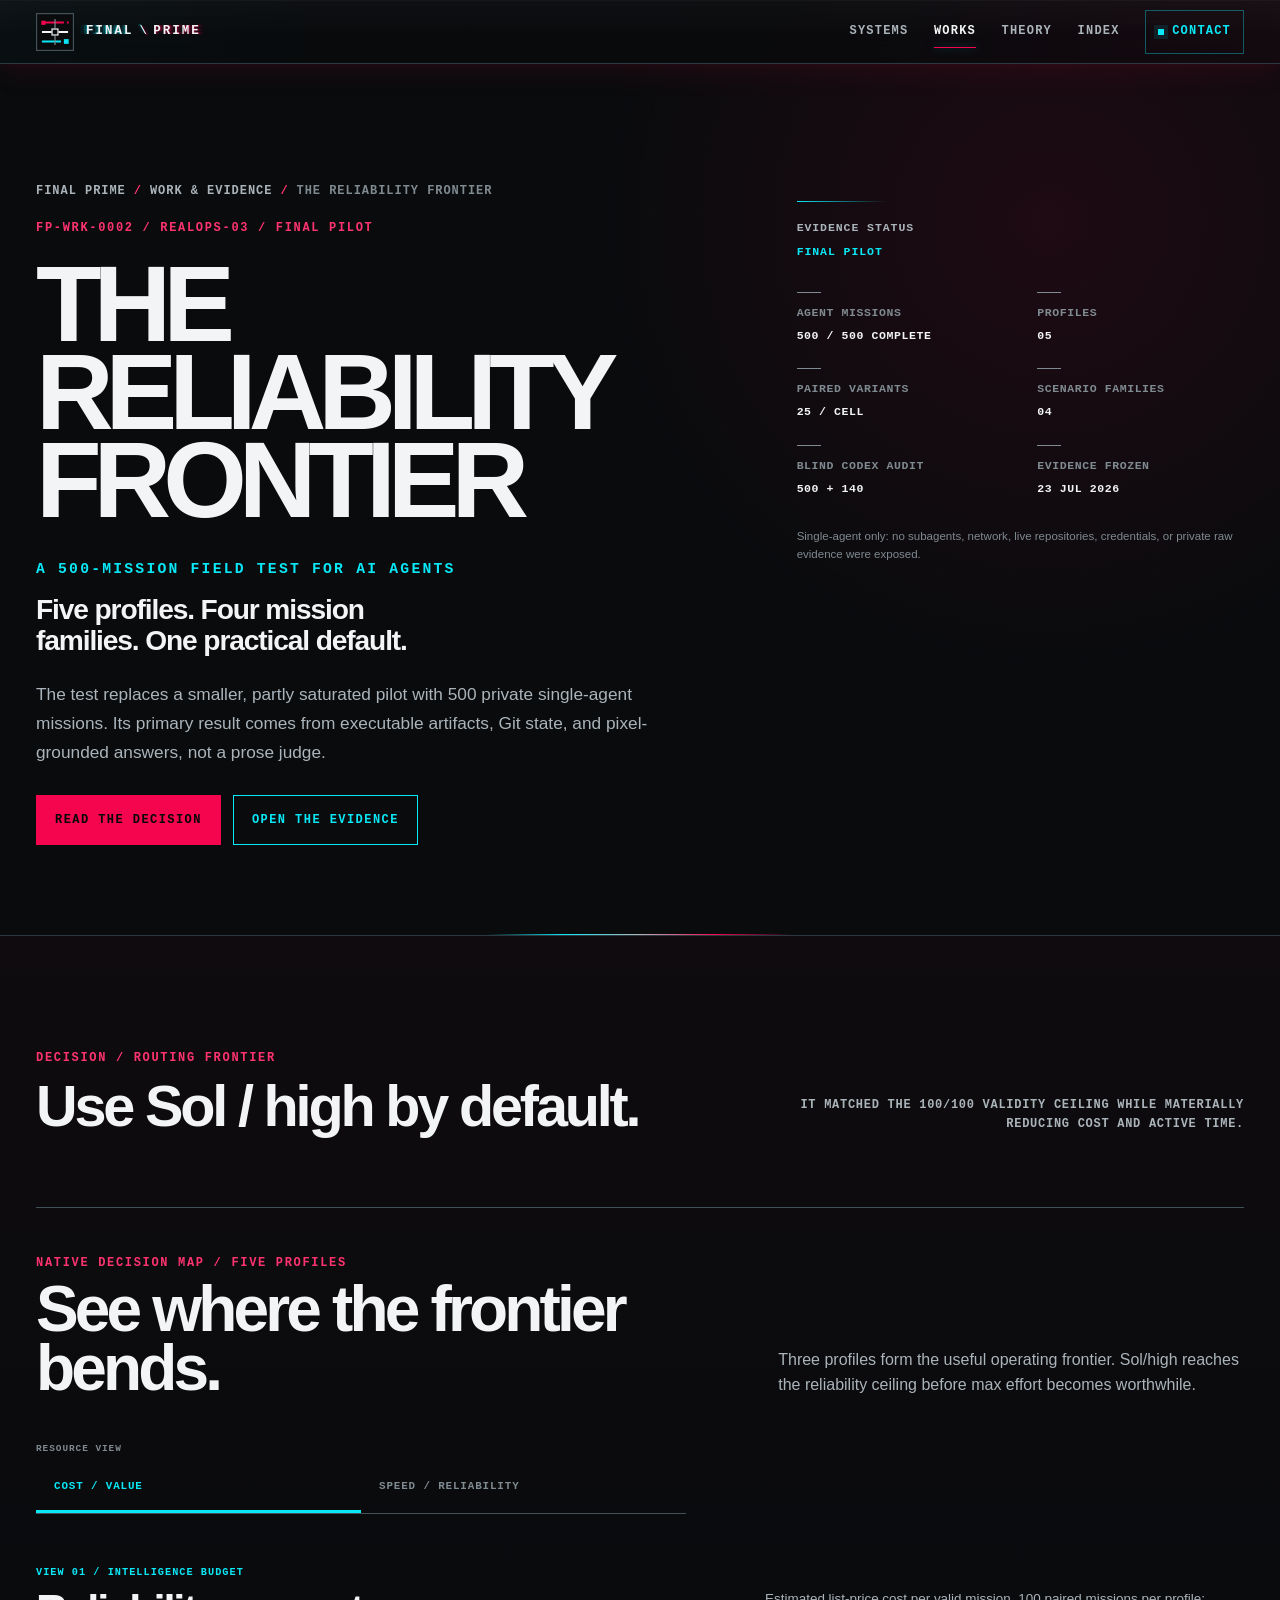
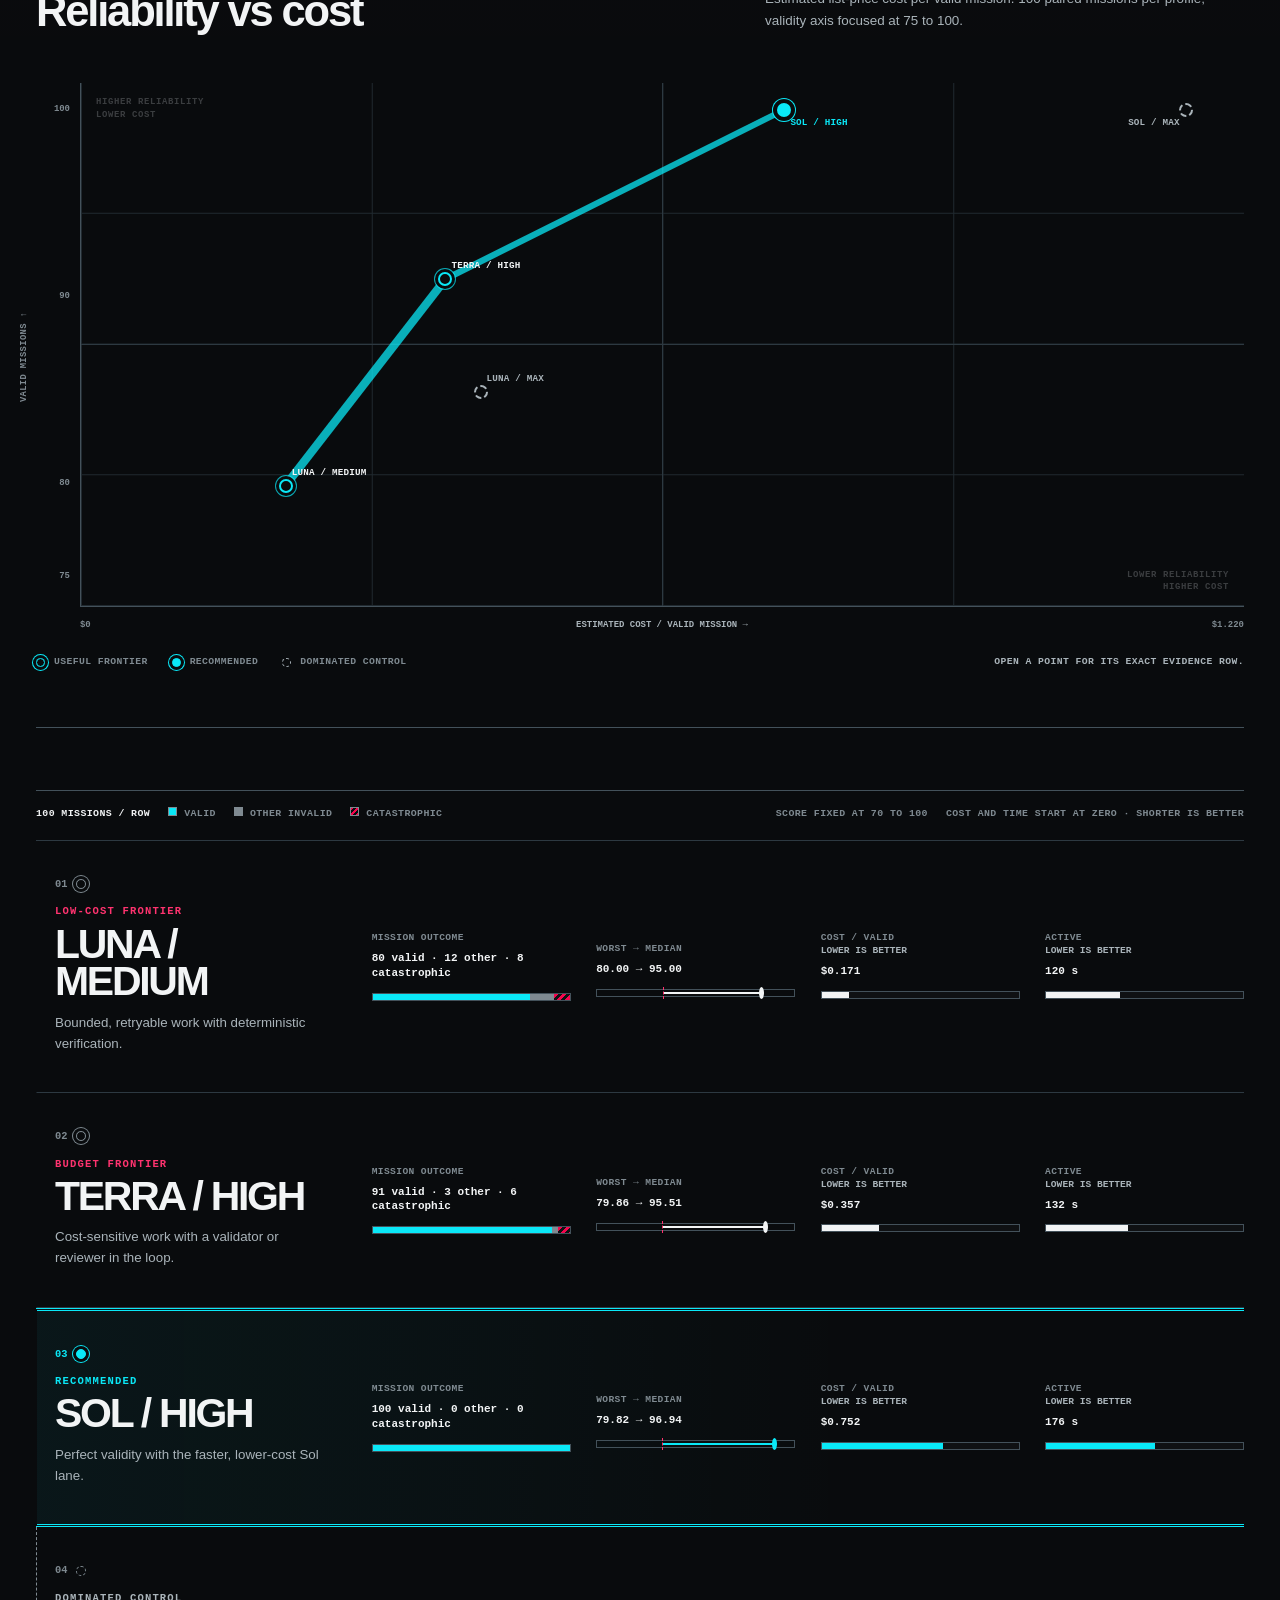
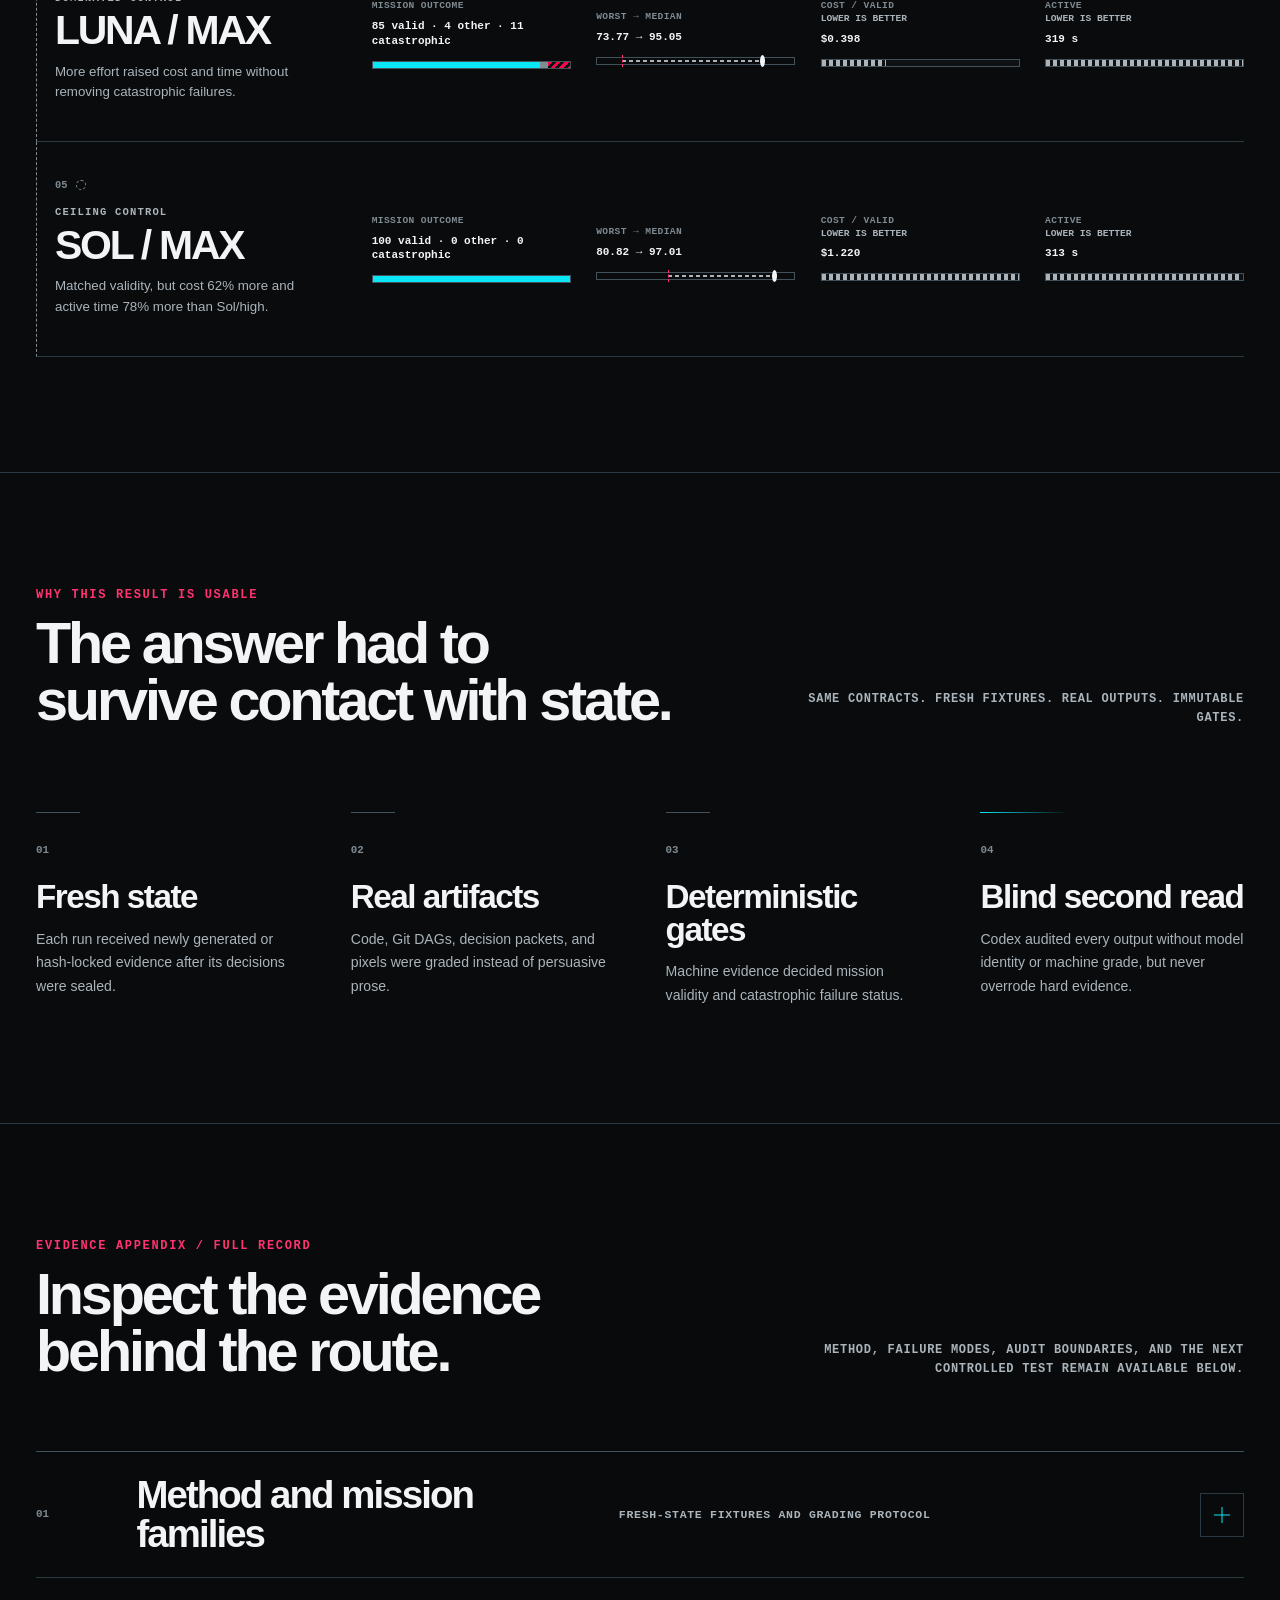
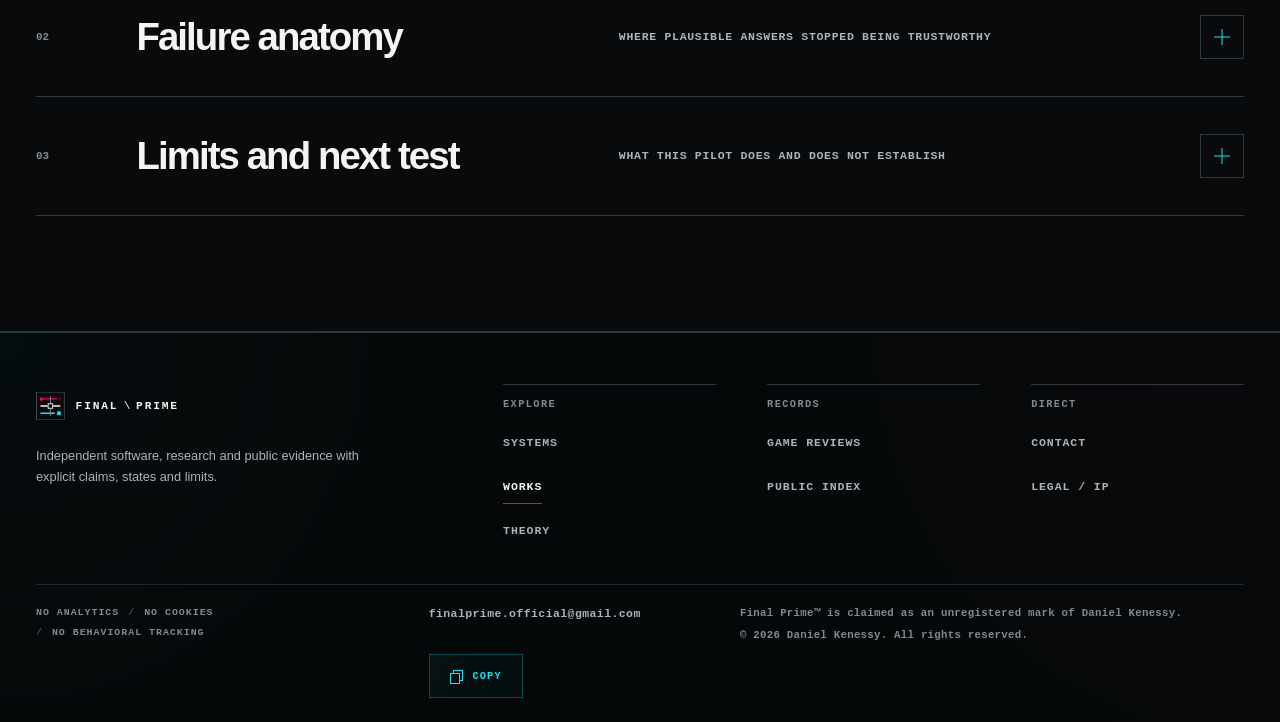
<file: works/realops-03/index.html>
<!doctype html>
<html lang="en" class="no-js">
<head>
  <meta charset="utf-8">
  <meta name="viewport" content="width=device-width, initial-scale=1">
  <meta name="description" content="A 500-mission field test of five AI agent profiles across private research, data, repository, and visual work. Sol/high is the practical default.">
  <meta name="author" content="Daniel Kenessy">
  <meta name="copyright" content="© 2026 Daniel Kenessy">
  <meta name="robots" content="index,follow,max-image-preview:large">
  <meta name="theme-color" content="#090b0d">
  <meta name="color-scheme" content="dark">
  <meta name="referrer" content="no-referrer">
  <meta http-equiv="Content-Security-Policy" content="default-src 'self'; script-src 'self'; style-src 'self'; img-src 'self' data:; font-src 'self'; media-src 'none'; connect-src 'self'; worker-src 'none'; child-src 'none'; object-src 'none'; frame-src 'none'; form-action 'none'; base-uri 'self'; manifest-src 'self'">
  <link rel="stylesheet" href="/assets/signal-glitch.css?v=20260717-6">
  <noscript><link rel="stylesheet" href="/assets/no-js.css"></noscript>
  <link rel="canonical" href="https://final-prime.github.io/works/realops-03/">
  <link rel="license" href="https://final-prime.github.io/legal/">
  <link rel="prev" href="https://final-prime.github.io/works/realops-01/">
  <meta property="og:type" content="website">
  <meta property="og:locale" content="en_US">
  <meta property="og:site_name" content="Final Prime">
  <meta property="og:title" content="The Reliability Frontier | Final Prime">
  <meta property="og:description" content="A 500-mission field test for AI agents, with deterministic evidence and one practical default: Sol/high.">
  <meta property="og:url" content="https://final-prime.github.io/works/realops-03/">
  <meta property="og:image" content="https://final-prime.github.io/assets/works/realops-03/og-reliability-frontier.png">
  <meta property="og:image:type" content="image/png">
  <meta property="og:image:width" content="1200">
  <meta property="og:image:height" content="630">
  <meta property="og:image:alt" content="The Reliability Frontier: a 500-mission field test for AI agents">
  <meta property="article:author" content="Daniel Kenessy">
  <meta property="article:published_time" content="2026-07-23">
  <meta property="article:modified_time" content="2026-07-24">
  <meta property="article:section" content="Work and Evidence">
  <meta name="twitter:card" content="summary_large_image">
  <meta name="twitter:title" content="The Reliability Frontier | Final Prime">
  <meta name="twitter:description" content="A 500-mission field test for AI agents, with deterministic evidence and one practical default: Sol/high.">
  <meta name="twitter:image" content="https://final-prime.github.io/assets/works/realops-03/og-reliability-frontier.png">
  <meta name="twitter:image:alt" content="The Reliability Frontier: a 500-mission field test for AI agents">
  <title>The Reliability Frontier | Final Prime</title>
  <link rel="icon" href="/assets/favicon.svg" type="image/svg+xml">
  <link rel="icon" href="/assets/icon-192.png" type="image/png" sizes="192x192">
  <link rel="apple-touch-icon" href="/apple-touch-icon.png" sizes="180x180">
  <link rel="manifest" href="/site.webmanifest">
  <link rel="stylesheet" href="/assets/base.css?v=20260719-8">
  <link rel="stylesheet" href="/assets/responsive.css?v=20260717-4">
  <link rel="stylesheet" href="/assets/surface-polish.css?v=20260719-7">
  <link rel="stylesheet" href="/assets/realops-dossier.css?v=20260719-3">
  <link rel="stylesheet" href="/assets/realops03-dossier.css?v=20260724-4">
  <script src="/assets/app.js?v=20260718-4" defer></script>
  <script src="/assets/scroll-readout.js?v=20260718-2" defer></script>
  <script src="/assets/realops03-frontier.js?v=20260724-1" defer></script>
</head>
<body class="realops-page realops03-page">
  <a class="skip-link" href="#main-content">Skip to content</a>
  <header class="site-header" data-site-header><div class="shell header-inner"><a class="brand" href="/" aria-label="Final Prime home"><img class="brand-mark" src="/assets/mark.svg" width="38" height="38" alt=""><span class="brand-name" aria-hidden="true"><span class="brand-word brand-word-final">FINAL</span><span class="brand-divider">\</span><span class="brand-word brand-word-prime">PRIME</span></span></a><button class="menu-toggle" type="button" hidden aria-expanded="false" aria-controls="site-navigation" aria-label="Open primary navigation" data-menu-toggle><span aria-hidden="true"></span></button><nav class="site-nav" id="site-navigation" aria-label="Primary navigation" data-site-nav><a href="/systems/">Systems</a><a href="/works/" aria-current="location">Works</a><a href="/thought/">Theory</a><a href="/index/">Index</a><a class="nav-access" href="/contact/"><span class="access-dot" aria-hidden="true"></span>Contact</a></nav></div></header>

  <main class="realops-main" id="main-content" tabindex="-1" data-work-id="FP-WRK-0002" itemscope itemtype="https://schema.org/TechArticle">
    <meta itemprop="author" content="Daniel Kenessy">
    <meta itemprop="datePublished" content="2026-07-23">
    <meta itemprop="dateModified" content="2026-07-24">
    <meta itemprop="inLanguage" content="en">

    <section class="realops-hero frontier-hero" id="top" aria-labelledby="realops-title">
      <div class="shell realops-hero-grid frontier-hero-grid">
        <div class="realops-hero-copy">
          <nav class="page-context" aria-label="Breadcrumb"><a href="/">Final Prime</a><span aria-hidden="true">/</span><a href="/works/">Work &amp; Evidence</a><span aria-hidden="true">/</span><span aria-current="page">The Reliability Frontier</span></nav>
          <p class="section-kicker">FP-WRK-0002 / REALOPS-03 / Final pilot</p>
          <h1 id="realops-title" itemprop="headline">The <span>Reliability Frontier</span></h1>
          <p class="frontier-subtitle">A 500-mission field test for AI agents</p>
          <p class="frontier-deck">Five profiles. Four mission families. One practical default.</p>
          <p class="realops-intro" itemprop="description">The test replaces a smaller, partly saturated pilot with 500 private single-agent missions. Its primary result comes from executable artifacts, Git state, and pixel-grounded answers, not a prose judge.</p>
          <div class="hero-actions"><a class="button button-primary" href="#decision">Read the decision</a><a class="button button-secondary" href="#evidence-appendix">Open the evidence</a></div>
        </div>
        <div class="realops-scope" role="group" aria-label="REALOPS-03 scope">
          <div class="realops-scope-head"><span>Evidence status</span><strong>Final pilot</strong></div>
          <dl>
            <div><dt>Agent missions</dt><dd>500 / 500 complete</dd></div>
            <div><dt>Profiles</dt><dd>05</dd></div>
            <div><dt>Paired variants</dt><dd>25 / cell</dd></div>
            <div><dt>Scenario families</dt><dd>04</dd></div>
            <div><dt>Blind Codex audit</dt><dd>500 + 140</dd></div>
            <div><dt>Evidence frozen</dt><dd><time datetime="2026-07-23">23 Jul 2026</time></dd></div>
          </dl>
          <p>Single-agent only: no subagents, network, live repositories, credentials, or private raw evidence were exposed.</p>
        </div>
      </div>
    </section>

    <section class="realops-section realops03-decision" id="decision" aria-labelledby="decision-title">
      <div class="shell">
        <header class="section-head"><div><p class="section-kicker">Decision / Routing frontier</p><h2 id="decision-title">Use Sol / high by default.</h2></div><p class="section-note">It matched the 100/100 validity ceiling while materially reducing cost and active time.</p></header>

        <section class="pareto-switcher" id="visual-evidence" aria-labelledby="pareto-title" data-frontier-tabs>
          <div class="pareto-intro">
            <div><p class="panel-code">Native decision map / Five profiles</p><h3 id="pareto-title">See where the frontier bends.</h3></div>
            <p>Three profiles form the useful operating frontier. Sol/high reaches the reliability ceiling before max effort becomes worthwhile.</p>
          </div>
          <p class="pareto-tabs-label" id="pareto-tabs-label">Resource view</p>
          <div class="pareto-tabs" role="tablist" aria-labelledby="pareto-tabs-label">
            <button type="button" id="pareto-cost-tab" role="tab" aria-selected="true" aria-controls="pareto-cost-panel" tabindex="0" data-pareto-tab>Cost / value</button>
            <button type="button" id="pareto-speed-tab" role="tab" aria-selected="false" aria-controls="pareto-speed-panel" tabindex="-1" data-pareto-tab>Speed / reliability</button>
          </div>

          <div class="pareto-panels">
            <section class="pareto-panel" id="pareto-cost-panel" role="tabpanel" aria-labelledby="pareto-cost-tab" data-pareto-panel>
              <header class="pareto-panel-head"><div><span>View 01 / Intelligence budget</span><h4>Reliability vs cost</h4></div><p>Estimated list-price cost per valid mission. 100 paired missions per profile; validity axis focused at 75 to 100.</p></header>
              <div class="pareto-plot-wrap">
                <span class="pareto-y-title" aria-hidden="true">Valid missions ↑</span>
                <div class="pareto-y-scale" aria-hidden="true"><span>100</span><span>90</span><span>80</span><span>75</span></div>
                <div class="pareto-chart cost-pareto" role="group" aria-label="Five profiles plotted by valid missions and estimated cost per valid mission">
                  <span class="pareto-zone zone-ideal" aria-hidden="true">Higher reliability<br>Lower cost</span>
                  <span class="pareto-zone zone-expensive" aria-hidden="true">Lower reliability<br>Higher cost</span>
                  <span class="pareto-edge edge-cost-a" aria-hidden="true"></span><span class="pareto-edge edge-cost-b" aria-hidden="true"></span>
                  <a class="pareto-point plot-cost-luna-medium point-frontier" href="#profile-luna-medium" aria-label="Luna / medium" aria-describedby="cost-tip-luna-medium"><i aria-hidden="true"></i><span class="pareto-point-name">Luna / medium</span><span class="pareto-tooltip" id="cost-tip-luna-medium" role="tooltip"><b>Luna / medium</b><span>80 / 100 valid</span><span>$0.171 / valid</span><span>120 s active</span></span></a>
                  <a class="pareto-point plot-cost-terra-high point-frontier" href="#profile-terra-high" aria-label="Terra / high" aria-describedby="cost-tip-terra-high"><i aria-hidden="true"></i><span class="pareto-point-name">Terra / high</span><span class="pareto-tooltip" id="cost-tip-terra-high" role="tooltip"><b>Terra / high</b><span>91 / 100 valid</span><span>$0.357 / valid</span><span>132 s active</span></span></a>
                  <a class="pareto-point plot-cost-sol-high point-frontier point-recommended point-label-below" href="#profile-sol-high" aria-label="Sol / high" aria-describedby="cost-tip-sol-high"><i aria-hidden="true"></i><span class="pareto-point-name">Sol / high</span><span class="pareto-tooltip tooltip-below" id="cost-tip-sol-high" role="tooltip"><b>Sol / high · default</b><span>100 / 100 valid</span><span>$0.752 / valid</span><span>176 s active</span></span></a>
                  <a class="pareto-point plot-cost-luna-max point-dominated" href="#profile-luna-max" aria-label="Luna / max" aria-describedby="cost-tip-luna-max"><i aria-hidden="true"></i><span class="pareto-point-name">Luna / max</span><span class="pareto-tooltip" id="cost-tip-luna-max" role="tooltip"><b>Luna / max · dominated</b><span>85 / 100 valid</span><span>$0.398 / valid</span><span>319 s active</span></span></a>
                  <a class="pareto-point plot-cost-sol-max point-dominated point-label-left point-label-below" href="#profile-sol-max" aria-label="Sol / max" aria-describedby="cost-tip-sol-max"><i aria-hidden="true"></i><span class="pareto-point-name">Sol / max</span><span class="pareto-tooltip tooltip-left tooltip-below" id="cost-tip-sol-max" role="tooltip"><b>Sol / max · ceiling control</b><span>100 / 100 valid</span><span>$1.220 / valid</span><span>313 s active</span></span></a>
                </div>
                <div class="pareto-x-scale" aria-hidden="true"><span>$0</span><strong>Estimated cost / valid mission →</strong><span>$1.220</span></div>
              </div>
            </section>

            <section class="pareto-panel" id="pareto-speed-panel" role="tabpanel" aria-labelledby="pareto-speed-tab" data-pareto-panel hidden>
              <header class="pareto-panel-head"><div><span>View 02 / Speed budget</span><h4>Reliability vs active time</h4></div><p>Scenario-balanced provider-active time. 100 paired missions per profile; validity axis focused at 75 to 100.</p></header>
              <div class="pareto-plot-wrap">
                <span class="pareto-y-title" aria-hidden="true">Valid missions ↑</span>
                <div class="pareto-y-scale" aria-hidden="true"><span>100</span><span>90</span><span>80</span><span>75</span></div>
                <div class="pareto-chart speed-pareto" role="group" aria-label="Five profiles plotted by valid missions and provider-active time">
                  <span class="pareto-zone zone-ideal" aria-hidden="true">Higher reliability<br>Faster</span>
                  <span class="pareto-zone zone-expensive" aria-hidden="true">Lower reliability<br>Slower</span>
                  <span class="pareto-edge edge-speed-a" aria-hidden="true"></span><span class="pareto-edge edge-speed-b" aria-hidden="true"></span>
                  <a class="pareto-point plot-speed-luna-medium point-frontier" href="#profile-luna-medium" aria-label="Luna / medium" aria-describedby="speed-tip-luna-medium"><i aria-hidden="true"></i><span class="pareto-point-name">Luna / medium</span><span class="pareto-tooltip" id="speed-tip-luna-medium" role="tooltip"><b>Luna / medium</b><span>80 / 100 valid</span><span>120 s active</span><span>$0.171 / valid</span></span></a>
                  <a class="pareto-point plot-speed-terra-high point-frontier" href="#profile-terra-high" aria-label="Terra / high" aria-describedby="speed-tip-terra-high"><i aria-hidden="true"></i><span class="pareto-point-name">Terra / high</span><span class="pareto-tooltip" id="speed-tip-terra-high" role="tooltip"><b>Terra / high</b><span>91 / 100 valid</span><span>132 s active</span><span>$0.357 / valid</span></span></a>
                  <a class="pareto-point plot-speed-sol-high point-frontier point-recommended point-label-below" href="#profile-sol-high" aria-label="Sol / high" aria-describedby="speed-tip-sol-high"><i aria-hidden="true"></i><span class="pareto-point-name">Sol / high</span><span class="pareto-tooltip tooltip-below" id="speed-tip-sol-high" role="tooltip"><b>Sol / high · default</b><span>100 / 100 valid</span><span>176 s active</span><span>$0.752 / valid</span></span></a>
                  <a class="pareto-point plot-speed-luna-max point-dominated point-label-left" href="#profile-luna-max" aria-label="Luna / max" aria-describedby="speed-tip-luna-max"><i aria-hidden="true"></i><span class="pareto-point-name">Luna / max</span><span class="pareto-tooltip tooltip-left" id="speed-tip-luna-max" role="tooltip"><b>Luna / max · dominated</b><span>85 / 100 valid</span><span>319 s active</span><span>$0.398 / valid</span></span></a>
                  <a class="pareto-point plot-speed-sol-max point-dominated point-label-left point-label-below" href="#profile-sol-max" aria-label="Sol / max" aria-describedby="speed-tip-sol-max"><i aria-hidden="true"></i><span class="pareto-point-name">Sol / max</span><span class="pareto-tooltip tooltip-left tooltip-below" id="speed-tip-sol-max" role="tooltip"><b>Sol / max · ceiling control</b><span>100 / 100 valid</span><span>313 s active</span><span>$1.220 / valid</span></span></a>
                </div>
                <div class="pareto-x-scale" aria-hidden="true"><span>0 s</span><strong>Provider-active time →</strong><span>319 s</span></div>
              </div>
            </section>
          </div>
          <p class="pareto-key"><span><i class="key-frontier" aria-hidden="true"></i>Useful frontier</span><span><i class="key-recommended" aria-hidden="true"></i>Recommended</span><span><i class="key-dominated" aria-hidden="true"></i>Dominated control</span><strong>Open a point for its exact evidence row.</strong></p>
        </section>

        <div class="frontier-profile-matrix" id="frontier-data">
          <div class="matrix-key">
            <div><strong>100 missions / row</strong><span class="key-valid">Valid</span><span class="key-invalid">Other invalid</span><span class="key-catastrophic">Catastrophic</span></div>
            <div><span>Score fixed at 70 to 100</span><span>Cost and time start at zero · shorter is better</span></div>
          </div>

          <article class="profile-row is-frontier" id="profile-luna-medium" tabindex="0">
            <div class="profile-identity"><span class="profile-index">01</span><p>Low-cost frontier</p><h3>Luna / medium</h3><small>Bounded, retryable work with deterministic verification.</small></div>
            <div class="profile-metrics">
              <div class="profile-metric metric-missions"><div><span>Mission outcome</span><strong>80 valid · 12 other · 8 catastrophic</strong></div><div class="mission-track" aria-hidden="true"><i class="mission-valid value-80"></i><i class="mission-invalid value-12"></i><i class="mission-catastrophic value-8"></i></div></div>
              <div class="profile-metric metric-score"><div><span>Worst → median</span><strong>80.00 → 95.00</strong></div><div class="score-track" aria-hidden="true"><i class="score-range score-luna-medium"></i><b class="score-worst score-luna-medium-worst"></b><b class="score-median score-luna-medium-median"></b></div></div>
              <div class="profile-metric metric-cost"><div><span>Cost / valid <em>lower is better</em></span><strong>$0.171</strong></div><div class="metric-track" aria-hidden="true"><i class="cost-luna-medium"></i></div></div>
              <div class="profile-metric metric-time"><div><span>Active <em>lower is better</em></span><strong>120 s</strong></div><div class="metric-track" aria-hidden="true"><i class="time-luna-medium"></i></div></div>
            </div>
          </article>

          <article class="profile-row is-frontier" id="profile-terra-high" tabindex="0">
            <div class="profile-identity"><span class="profile-index">02</span><p>Budget frontier</p><h3>Terra / high</h3><small>Cost-sensitive work with a validator or reviewer in the loop.</small></div>
            <div class="profile-metrics">
              <div class="profile-metric metric-missions"><div><span>Mission outcome</span><strong>91 valid · 3 other · 6 catastrophic</strong></div><div class="mission-track" aria-hidden="true"><i class="mission-valid value-91"></i><i class="mission-invalid value-3"></i><i class="mission-catastrophic value-6"></i></div></div>
              <div class="profile-metric metric-score"><div><span>Worst → median</span><strong>79.86 → 95.51</strong></div><div class="score-track" aria-hidden="true"><i class="score-range score-terra-high"></i><b class="score-worst score-terra-high-worst"></b><b class="score-median score-terra-high-median"></b></div></div>
              <div class="profile-metric metric-cost"><div><span>Cost / valid <em>lower is better</em></span><strong>$0.357</strong></div><div class="metric-track" aria-hidden="true"><i class="cost-terra-high"></i></div></div>
              <div class="profile-metric metric-time"><div><span>Active <em>lower is better</em></span><strong>132 s</strong></div><div class="metric-track" aria-hidden="true"><i class="time-terra-high"></i></div></div>
            </div>
          </article>

          <article class="profile-row is-recommended" id="profile-sol-high" tabindex="0">
            <div class="profile-identity"><span class="profile-index">03</span><p>Recommended</p><h3>Sol / high</h3><small>Perfect validity with the faster, lower-cost Sol lane.</small></div>
            <div class="profile-metrics">
              <div class="profile-metric metric-missions"><div><span>Mission outcome</span><strong>100 valid · 0 other · 0 catastrophic</strong></div><div class="mission-track" aria-hidden="true"><i class="mission-valid value-100"></i></div></div>
              <div class="profile-metric metric-score"><div><span>Worst → median</span><strong>79.82 → 96.94</strong></div><div class="score-track" aria-hidden="true"><i class="score-range score-sol-high"></i><b class="score-worst score-sol-high-worst"></b><b class="score-median score-sol-high-median"></b></div></div>
              <div class="profile-metric metric-cost"><div><span>Cost / valid <em>lower is better</em></span><strong>$0.752</strong></div><div class="metric-track" aria-hidden="true"><i class="cost-sol-high"></i></div></div>
              <div class="profile-metric metric-time"><div><span>Active <em>lower is better</em></span><strong>176 s</strong></div><div class="metric-track" aria-hidden="true"><i class="time-sol-high"></i></div></div>
            </div>
          </article>

          <article class="profile-row is-dominated" id="profile-luna-max" tabindex="0">
            <div class="profile-identity"><span class="profile-index">04</span><p>Dominated control</p><h3>Luna / max</h3><small>More effort raised cost and time without removing catastrophic failures.</small></div>
            <div class="profile-metrics">
              <div class="profile-metric metric-missions"><div><span>Mission outcome</span><strong>85 valid · 4 other · 11 catastrophic</strong></div><div class="mission-track" aria-hidden="true"><i class="mission-valid value-85"></i><i class="mission-invalid value-4"></i><i class="mission-catastrophic value-11"></i></div></div>
              <div class="profile-metric metric-score"><div><span>Worst → median</span><strong>73.77 → 95.05</strong></div><div class="score-track" aria-hidden="true"><i class="score-range score-luna-max"></i><b class="score-worst score-luna-max-worst"></b><b class="score-median score-luna-max-median"></b></div></div>
              <div class="profile-metric metric-cost"><div><span>Cost / valid <em>lower is better</em></span><strong>$0.398</strong></div><div class="metric-track" aria-hidden="true"><i class="cost-luna-max"></i></div></div>
              <div class="profile-metric metric-time"><div><span>Active <em>lower is better</em></span><strong>319 s</strong></div><div class="metric-track" aria-hidden="true"><i class="time-luna-max"></i></div></div>
            </div>
          </article>

          <article class="profile-row is-dominated" id="profile-sol-max" tabindex="0">
            <div class="profile-identity"><span class="profile-index">05</span><p>Ceiling control</p><h3>Sol / max</h3><small>Matched validity, but cost 62% more and active time 78% more than Sol/high.</small></div>
            <div class="profile-metrics">
              <div class="profile-metric metric-missions"><div><span>Mission outcome</span><strong>100 valid · 0 other · 0 catastrophic</strong></div><div class="mission-track" aria-hidden="true"><i class="mission-valid value-100"></i></div></div>
              <div class="profile-metric metric-score"><div><span>Worst → median</span><strong>80.82 → 97.01</strong></div><div class="score-track" aria-hidden="true"><i class="score-range score-sol-max"></i><b class="score-worst score-sol-max-worst"></b><b class="score-median score-sol-max-median"></b></div></div>
              <div class="profile-metric metric-cost"><div><span>Cost / valid <em>lower is better</em></span><strong>$1.220</strong></div><div class="metric-track" aria-hidden="true"><i class="cost-sol-max"></i></div></div>
              <div class="profile-metric metric-time"><div><span>Active <em>lower is better</em></span><strong>313 s</strong></div><div class="metric-track" aria-hidden="true"><i class="time-sol-max"></i></div></div>
            </div>
          </article>
        </div>
      </div>
    </section>

    <section class="realops-section frontier-method-brief" id="method-brief" aria-labelledby="method-brief-title">
      <div class="shell">
        <header class="section-head"><div><p class="section-kicker">Why this result is usable</p><h2 id="method-brief-title">The answer had to survive contact with state.</h2></div><p class="section-note">Same contracts. Fresh fixtures. Real outputs. Immutable gates.</p></header>
        <div class="frontier-proof-grid">
          <article><span>01</span><h3>Fresh state</h3><p>Each run received newly generated or hash-locked evidence after its decisions were sealed.</p></article>
          <article><span>02</span><h3>Real artifacts</h3><p>Code, Git DAGs, decision packets, and pixels were graded instead of persuasive prose.</p></article>
          <article><span>03</span><h3>Deterministic gates</h3><p>Machine evidence decided mission validity and catastrophic failure status.</p></article>
          <article><span>04</span><h3>Blind second read</h3><p>Codex audited every output without model identity or machine grade, but never overrode hard evidence.</p></article>
        </div>
      </div>
    </section>

    <section class="realops-section frontier-appendix" id="evidence-appendix" aria-labelledby="appendix-title">
      <div class="shell">
        <header class="section-head appendix-head"><div><p class="section-kicker">Evidence appendix / Full record</p><h2 id="appendix-title">Inspect the evidence behind the route.</h2></div><p class="section-note">Method, failure modes, audit boundaries, and the next controlled test remain available below.</p></header>

        <div class="frontier-disclosures">
          <details class="evidence-disclosure" id="method">
            <summary><span class="disclosure-number">01</span><span class="disclosure-title">Method and mission families</span><span class="disclosure-note">Fresh-state fixtures and grading protocol</span><span class="disclosure-icon" aria-hidden="true"></span></summary>
            <div class="disclosure-body">
              <div class="realops03-scenario-grid">
                <article><span>EVI-01</span><h3>Sequential falsifier selection</h3><p>Choose two diagnostics across an evidence barrier, revise only affected claims, and preserve positive evidence that survives.</p><strong>All profiles: 25 / 25 valid</strong></article>
                <article><span>DAT-01</span><h3>Synthetic evidence investigation</h3><p>Build a runnable audit from fresh CSVs spanning leakage, joins, Simpson reversals, metric semantics, shift, and clean positives.</p><strong>Failure signal: clean-copy execution</strong></article>
                <article><span>OPS-02</span><h3>Branching release recovery</h3><p>Repair the safe patch, preserve owner work, absorb a legitimate remote advance, and publish or block from actual evidence.</p><strong>Failure signal: provenance integrity</strong></article>
                <article><span>VIS-01</span><h3>Grounded visual inspection</h3><p>Resolve 20 object, chart, spatial, OCR, and cross-image statements from two freshly generated scenes.</p><strong>Near ceiling; small OCR delta</strong></article>
              </div>
            </div>
          </details>

          <details class="evidence-disclosure" id="failure-anatomy">
            <summary><span class="disclosure-number">02</span><span class="disclosure-title">Failure anatomy</span><span class="disclosure-note">Where plausible answers stopped being trustworthy</span><span class="disclosure-icon" aria-hidden="true"></span></summary>
            <div class="disclosure-body">
              <div class="realops03-anatomy-grid">
                <article><h3>17 DAT disagreements</h3><div class="micro-evidence"><div><span>Machine / audit disagreement</span><strong>17 / 47</strong></div><div class="micro-track" aria-hidden="true"><i class="micro-dat"></i></div></div><p>The blind audit found a plausible result and decision packet; the deterministic clean-copy runner found that the submitted analysis artifact was not safely executable.</p></article>
                <article><h3>27 OPS disagreements</h3><div class="micro-evidence"><div><span>Machine / audit disagreement</span><strong>27 / 47</strong></div><div class="micro-track" aria-hidden="true"><i class="micro-ops"></i></div></div><p>The operational story looked correct, but Git/evidence references did not satisfy the provenance contract. A polished packet was not accepted as proof.</p></article>
                <article><h3>Sol/high efficiency</h3><div class="micro-evidence micro-pair"><div><span>Sol / high</span><strong>1,152 calls</strong></div><div class="micro-track" aria-hidden="true"><i class="micro-sol-high"></i></div><div><span>Sol / max</span><strong>2,708 calls</strong></div><div class="micro-track" aria-hidden="true"><i class="micro-sol-max"></i></div></div><p>Sol/high preserved the same 100/100 validity with materially less tool use.</p></article>
                <article><h3>Luna/max anti-signal</h3><div class="micro-evidence"><div><span>Luna / max</span><strong>2,529 calls · 11 catastrophic</strong></div><div class="micro-track micro-dashed" aria-hidden="true"><i class="micro-luna-max"></i></div></div><p>More effort did not rescue the smaller model: it was slower than all peers and had the most catastrophic failures.</p></article>
              </div>
              <section class="realops03-audit-note" aria-labelledby="audit-title"><div><p class="panel-code">Blind Codex audit / Secondary evidence</p><h3 id="audit-title">500 first-pass reviews. 140 required second reads.</h3><div class="micro-evidence audit-micro"><div><span>Second-pass audit</span><strong>140 / 500</strong></div><div class="micro-track" aria-hidden="true"><i class="micro-audit"></i></div></div></div><p>Model identity and machine grades were removed from the audit bundle. The first pass was sealed before reconciliation. All 47 disagreements plus a 20% profile/scenario-stratified sample received a second pass. Manual judgment never overrode executable or state-based evidence.</p></section>
            </div>
          </details>

          <details class="evidence-disclosure" id="limits">
            <summary><span class="disclosure-number">03</span><span class="disclosure-title">Limits and next test</span><span class="disclosure-note">What this pilot does and does not establish</span><span class="disclosure-icon" aria-hidden="true"></span></summary>
            <div class="disclosure-body">
              <div class="limits-grid"><div><p class="section-kicker">Interpretation / Hard boundary</p><h3>A routing result, not a universal leaderboard.</h3><p>REALOPS-03 supports decisions for this private task mix. It does not prove general model superiority, future pricing, or performance under a different harness, tool budget, context, or topology.</p></div><ul><li>25 paired variants per profile/scenario remain a pilot sample.</li><li>EVI-01 and VIS-01 partly plateaued at the high end.</li><li>Estimated cost is a list-price model, not an invoice.</li><li>Recovered provider interruptions are recorded; they are not charged to model quality.</li><li>Raw prompts, fixtures, transcripts, workspaces, live paths, and grader internals remain private.</li></ul></div>
              <div class="frontier-next"><p class="section-kicker">Next / Controlled swarm comparison</p><h3>Hold the model fixed. Change the team.</h3><p>The next campaign can keep Sol/high, these scenario contracts, and the same hard gates fixed while varying topology, communication, and total resource budget. That isolates whether a swarm adds evidence, not merely more tokens.</p><div class="hero-actions"><a class="button button-primary" href="/works/">Return to Works</a><a class="button button-secondary" href="/works/realops-01/">Read the historical pilot</a></div></div>
            </div>
          </details>
        </div>
      </div>
    </section>
  </main>

  <footer class="site-footer"><div class="shell footer-shell"><div class="footer-primary"><div class="footer-identity"><a class="brand footer-brand" href="/" aria-label="Final Prime home"><img class="brand-mark" src="/assets/mark.svg" width="32" height="32" alt=""><span class="brand-name" aria-hidden="true"><span class="brand-word brand-word-final">FINAL</span><span class="brand-divider">\</span><span class="brand-word brand-word-prime">PRIME</span></span></a><p>Independent software, research and public evidence with explicit claims, states and limits.</p></div><nav class="footer-nav" aria-label="Footer navigation"><div class="footer-nav-group"><p class="footer-nav-label" id="footer-explore-label">Explore</p><ul aria-labelledby="footer-explore-label"><li><a href="/systems/">Systems</a></li><li><a href="/works/" aria-current="location">Works</a></li><li><a href="/thought/">Theory</a></li></ul></div><div class="footer-nav-group"><p class="footer-nav-label" id="footer-records-label">Records</p><ul aria-labelledby="footer-records-label"><li><a href="/reviews/">Game Reviews</a></li><li><a href="/index/">Public Index</a></li></ul></div><div class="footer-nav-group"><p class="footer-nav-label" id="footer-direct-label">Direct</p><ul aria-labelledby="footer-direct-label"><li><a href="/contact/">Contact</a></li><li><a href="/legal/">Legal / IP</a></li></ul></div></nav></div><div class="footer-rail"><p class="footer-trust"><span>No analytics</span><span>No cookies</span><span>No behavioral tracking</span></p><p class="footer-email"><a href="mailto:finalprime.official@gmail.com">finalprime.official@gmail.com</a></p><div class="footer-legal"><p>Final Prime™ is claimed as an unregistered mark of Daniel Kenessy.</p><p>© <span data-current-year>2026</span> Daniel Kenessy. All rights reserved.</p></div></div></div></footer>
  <script src="/assets/copy-email.js?v=20260719-1"></script>
</body>
</html>
</file>
<file: assets/signal-glitch.css>
/* Final Prime signal lattice and restrained digital fault effects. */

body::after {
  position: fixed;
  z-index: 90;
  inset: 0;
  content: "";
  pointer-events: none;
  opacity: 0.28;
  background: repeating-linear-gradient(
    0deg,
    rgba(255, 255, 255, 0.012) 0,
    rgba(255, 255, 255, 0.012) 1px,
    transparent 1px,
    transparent 4px
  );
}

.brand {
  position: relative;
  isolation: isolate;
}

.site-header .brand-mark {
  transform-origin: center;
}

.site-header .brand-name {
  transform-origin: left center;
}

.site-header .brand-word-final {
  --echo-near: -1px;
  --echo-mid: -3px;
  --echo-far: -6px;
  --echo-burst-near: -2px;
  --echo-burst-mid: -4px;
  --echo-burst-far: -7px;
  --echo-rgb: 10, 232, 247;
}

.site-header .brand-word-prime {
  --echo-near: 1px;
  --echo-mid: 3px;
  --echo-far: 6px;
  --echo-burst-near: 2px;
  --echo-burst-mid: 4px;
  --echo-burst-far: 7px;
  --echo-rgb: 245, 5, 77;
}

.site-header .brand-word {
  text-shadow:
    var(--echo-near) 0 0 rgba(var(--echo-rgb), 0.46),
    var(--echo-mid) 0 1px rgba(var(--echo-rgb), 0.23),
    var(--echo-far) 0 2.4px rgba(var(--echo-rgb), 0.10);
}

.site-header .brand-divider {
  text-shadow:
    -1px -1px 0.2px rgba(10, 232, 247, 0.54),
    1px 1px 0.2px rgba(245, 5, 77, 0.58),
    -3px -1px 1.4px rgba(10, 232, 247, 0.14),
    3px 1px 1.4px rgba(245, 5, 77, 0.16);
  transform-origin: center;
}

@media (prefers-reduced-motion: no-preference) {
  .site-header .brand:hover .brand-mark,
  .site-header .brand:focus-visible .brand-mark {
    animation: fp-brand-mark-interaction 460ms steps(1, end) 1;
  }

  .site-header .brand:hover .brand-name,
  .site-header .brand:focus-visible .brand-name {
    animation: fp-brand-name-interaction 460ms steps(1, end) 1;
  }

  .site-header .brand:hover .brand-word,
  .site-header .brand:focus-visible .brand-word {
    animation: fp-brand-echo-interaction 460ms steps(1, end) 1;
  }

  .site-header .brand:hover .brand-divider,
  .site-header .brand:focus-visible .brand-divider {
    animation: fp-brand-divider-interaction 460ms steps(1, end) 1;
  }

  .site-header .brand.is-glitching .brand-mark {
    animation: fp-brand-mark-trigger 460ms steps(1, end) 1;
  }

  .site-header .brand.is-glitching .brand-name {
    animation: fp-brand-name-trigger 460ms steps(1, end) 1;
  }

  .site-header .brand.is-glitching .brand-word {
    animation: fp-brand-echo-trigger 460ms steps(1, end) 1;
  }

  .site-header .brand.is-glitching .brand-divider {
    animation: fp-brand-divider-trigger 460ms steps(1, end) 1;
  }
}

@keyframes fp-brand-mark-interaction {
  0%, 16%, 32%, 48%, 64%, 100% { filter: none; transform: none; }
  10% { filter: drop-shadow(1px 0 var(--fuchsia)) drop-shadow(-1px 0 var(--cyan)); transform: translate(1px, -1px); }
  26% { filter: drop-shadow(-1px 0 var(--fuchsia)) drop-shadow(1px 0 var(--cyan)); transform: translate(-1px, 1px); }
  58% { filter: drop-shadow(1px 0 var(--cyan)) drop-shadow(-1px 0 var(--fuchsia)); transform: translateX(1px); }
}

@keyframes fp-brand-name-interaction {
  0%, 16%, 32%, 48%, 64%, 100% { transform: none; }
  10% { transform: translateX(-1px); }
  26% { transform: translateX(1px); }
  58% { transform: translateX(-1px); }
}

@keyframes fp-brand-echo-interaction {
  0%, 16%, 32%, 48%, 64%, 100% {
    text-shadow: var(--echo-near) 0 0 rgba(var(--echo-rgb), 0.46), var(--echo-mid) 0 1px rgba(var(--echo-rgb), 0.23), var(--echo-far) 0 2.4px rgba(var(--echo-rgb), 0.10);
  }
  10% {
    text-shadow: var(--echo-burst-near) 0 0 rgba(var(--echo-rgb), 0.68), var(--echo-burst-mid) 0 1.2px rgba(var(--echo-rgb), 0.34), var(--echo-burst-far) 0 2.8px rgba(var(--echo-rgb), 0.15);
  }
  26% {
    text-shadow: var(--echo-near) 0 0 rgba(var(--echo-rgb), 0.52), var(--echo-mid) 0 1px rgba(var(--echo-rgb), 0.26), var(--echo-far) 0 2.4px rgba(var(--echo-rgb), 0.11);
  }
  58% {
    text-shadow: var(--echo-burst-near) 0 0 rgba(var(--echo-rgb), 0.60), var(--echo-burst-mid) 0 1.2px rgba(var(--echo-rgb), 0.30), var(--echo-burst-far) 0 2.8px rgba(var(--echo-rgb), 0.13);
  }
}

@keyframes fp-brand-divider-interaction {
  0%, 16%, 32%, 48%, 64%, 100% {
    text-shadow: -1px -1px 0.2px rgba(10, 232, 247, 0.54), 1px 1px 0.2px rgba(245, 5, 77, 0.58), -3px -1px 1.4px rgba(10, 232, 247, 0.14), 3px 1px 1.4px rgba(245, 5, 77, 0.16);
    transform: none;
  }
  10% { text-shadow: -3px -1px 1.4px rgba(10, 232, 247, 0.66), 3px 1px 1.4px rgba(245, 5, 77, 0.72); transform: scaleX(1.14); }
  26% { text-shadow: -1px 1px 0.8px rgba(10, 232, 247, 0.50), 1px -1px 0.8px rgba(245, 5, 77, 0.54); transform: scaleX(0.96); }
  58% { text-shadow: -2px -1px 1px rgba(10, 232, 247, 0.58), 2px 1px 1px rgba(245, 5, 77, 0.62); transform: scaleX(1.06); }
}

@keyframes fp-brand-mark-trigger {
  0%, 16%, 32%, 48%, 64%, 100% { filter: none; transform: none; }
  10% { filter: drop-shadow(1px 0 var(--fuchsia)) drop-shadow(-1px 0 var(--cyan)); transform: translate(1px, -1px); }
  26% { filter: drop-shadow(-1px 0 var(--fuchsia)) drop-shadow(1px 0 var(--cyan)); transform: translate(-1px, 1px); }
  58% { filter: drop-shadow(1px 0 var(--cyan)) drop-shadow(-1px 0 var(--fuchsia)); transform: translateX(1px); }
}

@keyframes fp-brand-name-trigger {
  0%, 16%, 32%, 48%, 64%, 100% { transform: none; }
  10% { transform: translateX(-1px); }
  26% { transform: translateX(1px); }
  58% { transform: translateX(-1px); }
}

@keyframes fp-brand-echo-trigger {
  0%, 16%, 32%, 48%, 64%, 100% {
    text-shadow: var(--echo-near) 0 0 rgba(var(--echo-rgb), 0.46), var(--echo-mid) 0 1px rgba(var(--echo-rgb), 0.23), var(--echo-far) 0 2.4px rgba(var(--echo-rgb), 0.10);
  }
  10% {
    text-shadow: var(--echo-burst-near) 0 0 rgba(var(--echo-rgb), 0.68), var(--echo-burst-mid) 0 1.2px rgba(var(--echo-rgb), 0.34), var(--echo-burst-far) 0 2.8px rgba(var(--echo-rgb), 0.15);
  }
  26% {
    text-shadow: var(--echo-near) 0 0 rgba(var(--echo-rgb), 0.52), var(--echo-mid) 0 1px rgba(var(--echo-rgb), 0.26), var(--echo-far) 0 2.4px rgba(var(--echo-rgb), 0.11);
  }
  58% {
    text-shadow: var(--echo-burst-near) 0 0 rgba(var(--echo-rgb), 0.60), var(--echo-burst-mid) 0 1.2px rgba(var(--echo-rgb), 0.30), var(--echo-burst-far) 0 2.8px rgba(var(--echo-rgb), 0.13);
  }
}

@keyframes fp-brand-divider-trigger {
  0%, 16%, 32%, 48%, 64%, 100% {
    text-shadow: -1px -1px 0.2px rgba(10, 232, 247, 0.54), 1px 1px 0.2px rgba(245, 5, 77, 0.58), -3px -1px 1.4px rgba(10, 232, 247, 0.14), 3px 1px 1.4px rgba(245, 5, 77, 0.16);
    transform: none;
  }
  10% { text-shadow: -3px -1px 1.4px rgba(10, 232, 247, 0.66), 3px 1px 1.4px rgba(245, 5, 77, 0.72); transform: scaleX(1.14); }
  26% { text-shadow: -1px 1px 0.8px rgba(10, 232, 247, 0.50), 1px -1px 0.8px rgba(245, 5, 77, 0.54); transform: scaleX(0.96); }
  58% { text-shadow: -2px -1px 1px rgba(10, 232, 247, 0.58), 2px 1px 1px rgba(245, 5, 77, 0.62); transform: scaleX(1.06); }
}

@media (prefers-reduced-motion: reduce) {
  .site-header .brand-mark,
  .site-header .brand-name {
    animation: none !important;
    filter: none;
    text-shadow: none;
    transform: none;
  }

  .site-header .brand-word,
  .site-header .brand-divider {
    animation: none !important;
    transform: none;
  }
}

@media (forced-colors: active) {
  body::after { display: none; }

  .site-header .brand-mark,
  .site-header .brand-name,
  .site-header .brand-word,
  .site-header .brand-divider {
    animation: none !important;
    filter: none;
    text-shadow: none;
    transform: none;
  }

}

@media (prefers-reduced-transparency: reduce) {
  .site-header .brand-word,
  .site-header .brand-divider {
    animation: none !important;
    text-shadow: none;
    transform: none;
  }

}

@media print {
  .site-header .brand-word,
  .site-header .brand-divider {
    animation: none !important;
    text-shadow: none;
    transform: none;
  }

}
</file>
<file: assets/base.css>
:root {
  color-scheme: dark;
  --bg: #090b0d;
  --surface: #0f1316;
  --surface-2: #151b1f;
  --surface-3: #1a2126;
  --line: #2d3941;
  --line-soft: #20292f;
  --line-strong: #43515a;
  --text: #f2f4f5;
  --muted: #aab4ba;
  --muted-dark: #7f8a91;
  --fuchsia: #f5054d;
  --fuchsia-text: #ff336f;
  --cyan: #0ae8f7;
  --sans: Inter, ui-sans-serif, -apple-system, BlinkMacSystemFont, "Segoe UI", Arial, sans-serif;
  --display: "Aptos Display", "Segoe UI Variable Display", "Helvetica Neue", Arial, sans-serif;
  --mono: "SFMono-Regular", Consolas, "Liberation Mono", Menlo, monospace;
  --shell: min(1360px, calc(100% - 72px));
  --header-height: 64px;
}

* { box-sizing: border-box; }
html { scroll-behavior: auto; background: var(--bg); }
body {
  margin: 0;
  min-width: 0;
  color: var(--text);
  background: radial-gradient(circle at 82% 4%, rgba(245, 5, 77, 0.09), transparent 29rem), var(--bg);
  font-family: var(--sans);
  font-size: 16px;
  line-height: 1.55;
  text-rendering: optimizeLegibility;
  -webkit-font-smoothing: antialiased;
}
body.menu-open { overflow: hidden; }
::selection { color: #050708; background: var(--cyan); }
img, svg { display: block; max-width: 100%; }
button, a { -webkit-tap-highlight-color: transparent; }
a { color: inherit; }
button, input, textarea, select { font: inherit; }
button { color: inherit; }
[hidden] { display: none !important; }
h1, h2, h3, p, dl, dd, ul { margin-top: 0; }
.shell { width: var(--shell); margin-inline: auto; }

.skip-link {
  position: fixed;
  z-index: 1000;
  top: 12px;
  left: 12px;
  display: flex;
  align-items: center;
  min-height: 44px;
  padding: 11px 14px;
  color: #031012;
  background: var(--cyan);
  transform: translateY(-180%);
  transition: none;
  font: 800 0.72rem/1 var(--mono);
  letter-spacing: 0.08em;
  text-decoration: none;
  text-transform: uppercase;
}
.skip-link:focus { transform: translateY(0); }
:focus-visible { outline: 3px solid var(--cyan); outline-offset: 3px; }

.site-header {
  position: sticky;
  z-index: 100;
  top: 0;
  height: var(--header-height);
  overflow: visible;
  border-bottom: 1px solid var(--line);
  background-color: #0c0e10;
  background-image:
    linear-gradient(180deg, rgba(255, 255, 255, 0.026) 0%, transparent 58%),
    linear-gradient(90deg, rgba(10, 232, 247, 0.025) 0%, transparent 26%, transparent 70%, rgba(245, 5, 77, 0.04) 100%);
  box-shadow:
    inset 0 1px 0 rgba(255, 255, 255, 0.026),
    0 10px 28px rgba(245, 5, 77, 0.08),
    0 2px 10px rgba(245, 5, 77, 0.05);
  transition: background-color 200ms ease, border-color 200ms ease, box-shadow 200ms ease;
}
.site-header.is-scrolled {
  border-bottom-color: var(--line-strong);
  background-color: #090b0d;
  box-shadow:
    inset 0 1px 0 rgba(255, 255, 255, 0.026),
    0 12px 32px rgba(245, 5, 77, 0.11),
    0 3px 12px rgba(245, 5, 77, 0.07);
}
@supports ((-webkit-backdrop-filter: blur(1px)) or (backdrop-filter: blur(1px))) {
  .site-header {
    background-color: rgba(9, 11, 13, 0.80);
    backdrop-filter: blur(18px) saturate(112%);
    -webkit-backdrop-filter: blur(18px) saturate(112%);
  }
  .site-header.is-scrolled { background-color: rgba(9, 11, 13, 0.92); }
}
.header-inner { display: flex; align-items: center; justify-content: space-between; height: 100%; gap: clamp(18px, 2.2vw, 28px); }
.brand { display: inline-flex; align-items: center; min-height: 44px; gap: 12px; text-decoration: none; }
.brand-mark { flex: 0 0 auto; }
.brand-name { display: inline-flex; gap: 0.42em; align-items: baseline; color: var(--text); font: 800 0.78rem/1 var(--mono); letter-spacing: 0.16em; white-space: nowrap; }
.brand-word,
.brand-divider { display: inline-block; }
.brand-divider { min-width: 0.75em; color: var(--text); font-weight: 500; letter-spacing: 0; text-align: center; }
.site-nav { display: flex; align-items: center; gap: clamp(16px, 2vw, 26px); }
.site-nav a { position: relative; display: inline-flex; align-items: center; min-height: 44px; color: var(--muted); font: 800 0.75rem/1.3 var(--mono); letter-spacing: 0.1em; text-decoration: none; text-transform: uppercase; }
.site-nav a::after {
  position: absolute;
  right: 0;
  bottom: 6px;
  left: 0;
  height: 1px;
  content: "";
  opacity: 0;
  background: var(--cyan);
  box-shadow: 0 0 9px rgba(10, 232, 247, 0.52);
  transform: scaleX(0);
  transform-origin: center;
  transition: opacity 150ms ease, transform 180ms ease;
}
.site-nav a:hover, .site-nav a:focus-visible { color: var(--text); }
.site-nav a:hover::after,
.site-nav a:focus-visible::after { opacity: 1; transform: scaleX(1); }
.site-nav .nav-access { display: inline-flex; align-items: center; gap: 8px; min-height: 44px; padding: 0 12px; color: var(--cyan); border: 1px solid rgba(10, 232, 247, 0.36); }
.site-nav .nav-access::after { right: 12px; left: 12px; }
.access-dot { width: 6px; height: 6px; background: var(--cyan); box-shadow: 0 0 0 4px rgba(10, 232, 247, 0.10); }
.menu-toggle { display: none; width: 46px; height: 46px; border: 1px solid var(--line); background: transparent; cursor: pointer; }
.menu-toggle span, .menu-toggle::before, .menu-toggle::after { display: block; width: 20px; height: 1px; margin: 5px auto; content: ""; background: currentColor; transition: transform 180ms ease, opacity 180ms ease; }
.menu-toggle[aria-expanded="true"] span { opacity: 0; }
.menu-toggle[aria-expanded="true"]::before { transform: translateY(6px) rotate(45deg); }
.menu-toggle[aria-expanded="true"]::after { transform: translateY(-6px) rotate(-45deg); }
.section-head { display: grid; grid-template-columns: minmax(0, 1fr) auto; gap: 30px; align-items: end; padding-bottom: 20px; border-bottom: 1px solid var(--line); }
.section-head > * { min-width: 0; }
.section-head h2 { margin: 13px 0 0; font-family: var(--display); font-size: clamp(2rem, 3.5vw, 3.35rem); font-style: normal; font-weight: 720; line-height: 1.04; letter-spacing: -0.055em; overflow-wrap: anywhere; }
.section-note { max-width: 460px; margin: 0; color: var(--muted); font: 700 0.75rem/1.6 var(--mono); letter-spacing: 0.06em; text-align: right; text-transform: uppercase; }
.section-kicker { margin-bottom: 0; color: var(--fuchsia-text); font: 800 0.75rem/1.2 var(--mono); letter-spacing: 0.14em; text-transform: uppercase; }
.hero-actions { display: flex; flex-wrap: wrap; gap: 12px; margin-top: 28px; }
.button { display: inline-flex; align-items: center; justify-content: center; min-height: 50px; padding: 0 18px; border: 1px solid var(--line); background: transparent; color: var(--text); font: 800 0.75rem/1.2 var(--mono); letter-spacing: 0.12em; text-decoration: none; text-transform: uppercase; transition: transform 150ms ease, border-color 150ms ease, background 150ms ease, color 150ms ease; }
.button:hover, .button:focus-visible { transform: translateY(-2px); border-color: var(--line-strong); }
.button-primary { color: #050708; border-color: var(--fuchsia); background: var(--fuchsia); }
.button-primary:hover, .button-primary:focus-visible { background: #ff1d5f; border-color: #ff1d5f; }
.button-secondary { color: var(--cyan); border-color: var(--cyan); }

@media (forced-colors: active) {
  .site-header,
  .site-header.is-scrolled {
    border-bottom-color: CanvasText;
    background: Canvas;
    box-shadow: none;
    backdrop-filter: none;
    -webkit-backdrop-filter: none;
  }
  .site-nav a::after { background: CanvasText; box-shadow: none; forced-color-adjust: none; }
  .menu-toggle span,
  .menu-toggle::before,
  .menu-toggle::after { background: CanvasText; forced-color-adjust: none; }
  .access-dot { forced-color-adjust: none; }
  .button-primary { color: ButtonText; background: ButtonFace; border-color: ButtonText; }
}

@media (prefers-reduced-transparency: reduce) {
  .site-header,
  .site-header.is-scrolled {
    background-color: #090b0d;
    background-image: none;
    box-shadow: none;
    backdrop-filter: none;
    -webkit-backdrop-filter: none;
  }
}

@media print {
  .site-header,
  .site-header.is-scrolled {
    background-image: none;
    box-shadow: none;
    backdrop-filter: none;
    -webkit-backdrop-filter: none;
  }
}
</file>
<file: assets/hero.css>
@font-face {
  font-family: "FP Inter";
  font-style: normal;
  font-weight: 100 900;
  font-display: swap;
  src: url("fonts/inter-v4.1/InterVariable.woff2") format("woff2");
}

.hero {
  position: relative;
  isolation: isolate;
  padding: clamp(32px, 3.7vw, 52px) 0 clamp(40px, 4.2vw, 60px);
  overflow: hidden;
  border-bottom: 0;
}

.hero::before,
.hero::after {
  position: absolute;
  z-index: -1;
  inset: 0;
  content: "";
  pointer-events: none;
}

.hero::before {
  opacity: 0.16;
  background-image:
    linear-gradient(rgba(45, 57, 65, 0.3) 1px, transparent 1px),
    linear-gradient(90deg, rgba(45, 57, 65, 0.3) 1px, transparent 1px);
  background-size: 64px 64px;
  mask-image: linear-gradient(to bottom, #000, transparent 92%);
}

.hero::after {
  background:
    radial-gradient(circle at 11% 45%, rgba(10, 232, 247, 0.065), transparent 29rem),
    radial-gradient(circle at 86% 18%, rgba(245, 5, 77, 0.075), transparent 31rem);
}

.hero-shell {
  position: relative;
}

.eyebrow {
  display: flex;
  align-items: center;
  gap: 12px;
  margin: 0;
  color: var(--cyan);
  font: 800 0.75rem/1.4 var(--mono);
  letter-spacing: 0.13em;
  text-transform: uppercase;
}

.eyebrow-copy { min-width: 0; }
.eyebrow-term { white-space: nowrap; }
.eyebrow-protocol {
  flex: 0 0 auto;
  color: var(--muted-dark);
  letter-spacing: 0.04em;
}

.eyebrow::before {
  flex: 0 0 auto;
  width: 34px;
  height: 1px;
  content: "";
  background: var(--line-strong);
}

.hero-wordmark {
  display: flex;
  align-items: baseline;
  gap: clamp(0.035em, 0.6vw, 0.09em);
  margin: clamp(18px, 2vw, 28px) 0 0;
  color: var(--text);
  font-family: var(--display);
  font-size: clamp(5.25rem, 10vw, 8.5rem);
  font-weight: 820;
  line-height: 0.76;
  letter-spacing: -0.075em;
  text-transform: uppercase;
  white-space: nowrap;
}

.hero-wordmark > span {
  display: inline-block;
  color: var(--text);
}

.wordmark-final {
  text-shadow:
    -0.014em 0 0 rgba(10, 232, 247, 0.56),
    -0.038em 0.004em 0.018em rgba(10, 232, 247, 0.3),
    -0.076em 0.009em 0.04em rgba(10, 232, 247, 0.15),
    -0.118em 0.014em 0.07em rgba(10, 232, 247, 0.07),
    0 22px 62px rgba(0, 0, 0, 0.24);
}

.wordmark-prime {
  text-shadow:
    0.014em 0 0 rgba(245, 5, 77, 0.56),
    0.038em 0.004em 0.018em rgba(245, 5, 77, 0.3),
    0.076em 0.009em 0.04em rgba(245, 5, 77, 0.15),
    0.118em 0.014em 0.07em rgba(245, 5, 77, 0.07),
    0 22px 62px rgba(0, 0, 0, 0.24);
}

.wordmark-divider {
  font-weight: 300;
  text-shadow:
    -0.024em -0.01em 0.014em rgba(10, 232, 247, 0.72),
    0.026em 0.012em 0.016em rgba(245, 5, 77, 0.76),
    -0.062em -0.014em 0.05em rgba(10, 232, 247, 0.22),
    0.066em 0.018em 0.055em rgba(245, 5, 77, 0.24),
    0 22px 62px rgba(0, 0, 0, 0.24);
  transform: translateY(-0.035em) scaleX(0.96);
  transform-origin: center;
}

.hero-rule {
  height: 1px;
  margin-top: clamp(22px, 2.5vw, 32px);
  background: linear-gradient(90deg, var(--fuchsia) 0 18%, var(--line) 18% 82%, var(--cyan) 82% 100%);
}

.hero-grid {
  display: grid;
  width: 100%;
  grid-template-columns: minmax(0, 1.08fr) minmax(330px, 0.72fr);
  gap: clamp(40px, 5.5vw, 80px);
  align-items: start;
  margin-top: clamp(28px, 3.2vw, 40px);
}

.hero-copy { min-width: 0; }

.doctrine {
  display: grid;
  margin: 0;
  color: var(--text);
  font-family: "FP Inter", var(--sans);
}

.doctrine > span {
  display: block;
  min-width: 0;
  font-size: clamp(1.12rem, 1.55vw, 1.45rem);
  font-weight: 620;
  line-height: 1.08;
  letter-spacing: -0.018em;
}

.doctrine > span + span { margin-top: 18px; }

.doctrine strong {
  position: relative;
  isolation: isolate;
  display: block;
  margin-top: 2px;
  font-size: clamp(2.5rem, 3.4vw, 3.4rem);
  font-weight: 770;
  line-height: 0.94;
  letter-spacing: -0.025em;
  overflow-wrap: normal;
  text-transform: uppercase;
  word-break: normal;
}

.doctrine-cyan {
  --motto-echo-rgb: 10, 232, 247;
  --motto-glitch-rgb: 245, 5, 77;
  --motto-near: -0.027em;
  --motto-mid: -0.068em;
  --motto-far: -0.164em;
  --motto-burst-near: -0.041em;
  --motto-burst-mid: -0.095em;
  --motto-burst-far: -0.19em;
  color: var(--cyan);
}

.doctrine-fuchsia {
  --motto-echo-rgb: 245, 5, 77;
  --motto-glitch-rgb: 10, 232, 247;
  --motto-near: 0.027em;
  --motto-mid: 0.068em;
  --motto-far: 0.164em;
  --motto-burst-near: 0.041em;
  --motto-burst-mid: 0.095em;
  --motto-burst-far: 0.19em;
  color: var(--fuchsia-text);
}

.doctrine-effect,
.doctrine-core {
  overflow-wrap: inherit;
}

.doctrine-effect {
  position: absolute;
  inset: 0;
  z-index: 0;
  display: block;
  color: rgba(var(--motto-echo-rgb), 0.34);
  filter: blur(0.005em);
  pointer-events: none;
  text-shadow:
    var(--motto-mid) 0.004em 0.016em rgba(var(--motto-echo-rgb), 0.22),
    var(--motto-far) 0.01em 0.046em rgba(var(--motto-echo-rgb), 0.10);
  transform: translateX(var(--motto-near));
}

.doctrine-core {
  position: relative;
  z-index: 1;
}

@media (prefers-reduced-motion: no-preference) {
  .hero-motto.is-glitching .doctrine-effect {
    animation: fp-motto-complementary-glitch 560ms steps(1, end) 1;
  }
}

@keyframes fp-motto-complementary-glitch {
  0%, 16%, 32%, 48%, 64%, 100% {
    color: rgba(var(--motto-echo-rgb), 0.34);
    filter: blur(0.005em);
    text-shadow:
      var(--motto-mid) 0.004em 0.016em rgba(var(--motto-echo-rgb), 0.22),
      var(--motto-far) 0.01em 0.046em rgba(var(--motto-echo-rgb), 0.10);
    transform: translateX(var(--motto-near));
  }
  10% {
    color: rgba(var(--motto-glitch-rgb), 0.40);
    filter: blur(0.006em);
    text-shadow:
      var(--motto-mid) 0.004em 0.019em rgba(var(--motto-glitch-rgb), 0.24),
      var(--motto-far) 0.01em 0.052em rgba(var(--motto-glitch-rgb), 0.11);
    transform: translateX(var(--motto-near));
  }
  26% {
    color: rgba(var(--motto-glitch-rgb), 0.34);
    filter: blur(0.004em);
    text-shadow:
      var(--motto-burst-mid) -0.004em 0.012em rgba(var(--motto-glitch-rgb), 0.20),
      var(--motto-burst-far) 0.006em 0.038em rgba(var(--motto-glitch-rgb), 0.09);
    transform: translate(var(--motto-burst-near), 0.006em);
  }
  58% {
    color: rgba(var(--motto-glitch-rgb), 0.38);
    filter: blur(0.005em);
    text-shadow:
      var(--motto-mid) 0.006em 0.016em rgba(var(--motto-glitch-rgb), 0.22),
      var(--motto-far) 0.012em 0.046em rgba(var(--motto-glitch-rgb), 0.10);
    transform: translate(var(--motto-near), -0.004em);
  }
}

.hero-intro {
  max-width: 590px;
  margin: 0;
  color: var(--muted);
  font-size: clamp(0.98rem, 1.2vw, 1.12rem);
  line-height: 1.58;
}

.hero-intro b { color: var(--text); font-weight: 700; }
.hero-method { margin-top: 14px; }
.hero-orientation-panel {
  min-width: 0;
  padding-top: 4px;
}
.hero-actions { display: flex; flex-wrap: wrap; margin-top: 20px; }
.hero .button {
  gap: 10px;
  box-shadow: none;
  transition:
    transform 150ms cubic-bezier(0.2, 0.8, 0.2, 1),
    box-shadow 150ms ease,
    border-color 150ms ease,
    background 150ms ease,
    color 150ms ease;
}
.hero .button-icon {
  width: 16px;
  height: 16px;
  flex: 0 0 16px;
  fill: none;
  stroke: currentColor;
  stroke-linecap: square;
  stroke-linejoin: miter;
  stroke-width: 1.5;
  transition: transform 150ms cubic-bezier(0.2, 0.8, 0.2, 1);
}
.hero .button:hover { transform: none; box-shadow: none; }
.hero .button-primary { color: #041012; border-color: var(--cyan); background: var(--cyan); }
.hero .button-secondary { color: var(--fuchsia-text); border-color: var(--fuchsia); }
.hero .button-primary:hover,
.hero .button-primary:focus-visible { color: #041012; border-color: var(--cyan); background: var(--cyan); }
.hero .button-secondary:hover,
.hero .button-secondary:focus-visible { color: var(--fuchsia-text); border-color: var(--fuchsia); background: rgba(245, 5, 77, 0.065); }

@media (hover: hover) and (pointer: fine) {
  .hero .button:hover {
    transform: translateY(-1px);
  }
  .hero .button-primary:hover { box-shadow: -5px 0 12px -3px rgba(10, 232, 247, 0.58), -16px 0 26px -9px rgba(10, 232, 247, 0.28); }
  .hero .button-secondary:hover { box-shadow: 5px 0 12px -3px rgba(245, 5, 77, 0.58), 16px 0 26px -9px rgba(245, 5, 77, 0.28); }
}

.hero .button:focus-visible {
  transform: translateY(-1px);
}
.hero .button-primary:focus-visible { box-shadow: -5px 0 12px -3px rgba(10, 232, 247, 0.58), -16px 0 26px -9px rgba(10, 232, 247, 0.28); }
.hero .button-secondary:focus-visible { box-shadow: 5px 0 12px -3px rgba(245, 5, 77, 0.58), 16px 0 26px -9px rgba(245, 5, 77, 0.28); }
.hero .button:hover .button-icon-down,
.hero .button:focus-visible .button-icon-down { transform: translateY(2px); }
.hero .button:hover .button-icon-right,
.hero .button:focus-visible .button-icon-right { transform: translateX(2px); }

.hero .button:active {
  transform: translateY(1px);
  box-shadow: none;
  transition-duration: 80ms;
}
.hero .button:active .button-icon { transform: none; }
.hero .button-primary:active { border-color: #08d7e5; background: #08d7e5; }
.hero .button-secondary:active { background: rgba(245, 5, 77, 0.14); }

@media (max-width: 1080px) {
  .hero-grid { grid-template-columns: minmax(0, 1fr) minmax(300px, 0.8fr); gap: 44px; }
  .hero-wordmark { font-size: clamp(5.25rem, 10vw, 8.5rem); }
}

@media (max-width: 900px) {
  .hero-grid { grid-template-columns: 1fr; gap: 26px; }
  .hero-copy { max-width: 600px; }
  .hero-orientation-panel { max-width: 640px; padding-top: 0; }
}

@media (max-width: 760px) {
  .hero { padding: 20px 0 38px; }
  .eyebrow { font-size: 0.68rem; }
  .hero-wordmark {
    display: grid;
    grid-template-columns: auto auto;
    justify-content: start;
    gap: 0 0.08em;
    margin-top: 18px;
    font-size: clamp(3.75rem, 18vw, 4.6rem);
    line-height: 0.76;
    white-space: normal;
  }
  .wordmark-prime { grid-column: 1 / -1; }
  .hero-rule { margin-top: 20px; }
  .hero-grid { grid-template-columns: 1fr; gap: 22px; margin-top: 22px; }
  .doctrine > span { font-size: clamp(1rem, 4.5vw, 1.28rem); line-height: 1.08; letter-spacing: -0.01em; }
  .doctrine > span + span { margin-top: 13px; }
  .doctrine strong { font-size: clamp(1.9rem, 8.2vw, 2.2rem); line-height: 0.96; }
  .hero-orientation-panel { padding-top: 0; }
  .hero-intro { font-size: 0.96rem; line-height: 1.55; }
  .hero-actions { display: grid; margin-top: 22px; }
  .hero .button { width: 100%; }
}

@media (max-width: 420px) {
  .hero { padding-top: 16px; }
  .eyebrow::before { width: 22px; }
  .hero-wordmark { margin-top: 15px; }
  .hero-rule { margin-top: 17px; }
  .hero-grid { gap: 18px; margin-top: 19px; }
  .doctrine > span { font-size: clamp(0.9rem, 4vw, 1.08rem); letter-spacing: 0; }
  .hero-intro { font-size: 0.9rem; }
  .hero-actions { margin-top: 16px; }
}

@media (max-width: 360px) and (max-height: 640px) {
  .hero { padding: 12px 0 32px; }
  .hero-wordmark { margin-top: 11px; font-size: 3.5rem; }
  .hero-rule { margin-top: 14px; }
  .hero-grid { gap: 14px; margin-top: 16px; }
  .doctrine > span { font-size: 0.9rem; }
  .doctrine > span + span { margin-top: 10px; }
  .hero-intro { font-size: 0.875rem; line-height: 1.48; }
  .hero-actions { margin-top: 16px; }
}

@media (prefers-reduced-motion: reduce) {
  .hero .button:hover,
  .hero .button:focus-visible,
  .hero .button:active { transform: none; }
  .hero .button-icon,
  .hero .button:hover .button-icon,
  .hero .button:focus-visible .button-icon,
  .hero .button:active .button-icon { transition: none; transform: none; }
}

@media (forced-colors: active) {
  .hero::after { display: none; }
  .eyebrow::before { background: CanvasText; box-shadow: none; }
  .hero-wordmark > span { color: CanvasText; text-shadow: none; }
  .doctrine-effect { display: none; }
  .hero-rule { background: CanvasText; }
  .hero .button,
  .hero .button:hover,
  .hero .button:focus-visible,
  .hero .button:active { color: ButtonText; border-color: ButtonText; background: ButtonFace; box-shadow: none; transform: none; }
}

@media (prefers-reduced-transparency: reduce) {
  .hero-wordmark > span { text-shadow: none; }
  .doctrine-effect { display: none; }
}

@media print {
  .hero-wordmark > span { color: #000; text-shadow: none; }
  .doctrine-effect { display: none; }
}
</file>
<file: assets/responsive.css>
@media (max-width: 1080px) {
  :root { --shell: min(100% - 44px, 980px); }
  .access-layout, .contact-layout { grid-template-columns: 1fr; }
  .private-boundary-card { max-width: 680px; }
}

@media (max-width: 760px) {
  :root { --shell: min(100% - 28px, 720px); --header-height: 60px; }
  .menu-toggle { display: block; }
  .site-nav {
    position: fixed;
    z-index: 90;
    top: calc(var(--header-height) + 8px);
    right: 14px;
    left: 14px;
    display: none;
    max-height: calc(100dvh - var(--header-height) - 16px);
    overflow-y: auto;
    overscroll-behavior: contain;
    flex-direction: column;
    align-items: stretch;
    gap: 0;
    border: 1px solid var(--line);
    background: rgba(9, 11, 13, 0.99);
    box-shadow: 0 24px 70px rgba(0, 0, 0, 0.48);
  }
  .site-nav.is-open { display: flex; }
  .site-nav a { min-height: 52px; display: flex; align-items: center; padding: 0 16px; border-bottom: 1px solid var(--line-soft); }
  .site-nav a:last-child { border-bottom: 0; }
  .site-nav .nav-access { justify-content: center; margin: 10px; border-bottom: 1px solid rgba(10, 232, 247, 0.36); }
  html.no-js .site-nav { display: flex; }
  .section { padding: 66px 0; }
  .section-head { grid-template-columns: 1fr; }
  .section-note { text-align: left; }
  .access-copy, .private-boundary-card { padding: 18px; }
  .private-boundary-card dl > div { grid-template-columns: 1fr; gap: 5px; padding: 10px 0; }
  .contact-link { font-size: 0.75rem; overflow-wrap: anywhere; }
}

@media (max-width: 380px) {
  :root { --shell: calc(100% - 22px); }
  .brand-name { font-size: 0.64rem; }
  .tracking-topline { align-items: flex-start; flex-direction: column; padding: 14px; }
}

@media (prefers-reduced-motion: reduce) {
  *, *::before, *::after { scroll-behavior: auto !important; animation-duration: 0.001ms !important; animation-iteration-count: 1 !important; transition-duration: 0.001ms !important; }
}
</file>
<file: assets/surface-polish.css>
/* Site-wide navigation, footer and public-surface polish. */

html { scroll-padding-top: calc(var(--header-height) + 18px); }
[id] { scroll-margin-top: calc(var(--header-height) + 18px); }

.site-nav a[aria-current="page"],
.site-nav a[aria-current="location"] { color: var(--text); }

.site-nav a[aria-current="page"]::after,
.site-nav a[aria-current="location"]::after {
  opacity: 1;
  background: var(--fuchsia);
  transform: scaleX(1);
}

.site-nav a[aria-current="page"]:hover::after,
.site-nav a[aria-current="page"]:focus-visible::after,
.site-nav a[aria-current="location"]:hover::after,
.site-nav a[aria-current="location"]:focus-visible::after,
.site-nav .nav-access[aria-current]::after { background: var(--cyan); }

.scroll-readout {
  position: fixed;
  z-index: 70;
  top: 50%;
  right: 6px;
  min-width: 34px;
  padding: 4px 0;
  border: 0;
  color: var(--muted-dark);
  background: transparent;
  filter: drop-shadow(0 0 7px rgba(245, 5, 77, 0.24));
  transform: translateY(-50%) rotate(90deg);
  pointer-events: none;
  font: 800 0.64rem/1 var(--mono);
  letter-spacing: 0.08em;
  text-align: center;
}

body.menu-open .scroll-readout { display: none; }

.page-context {
  display: flex;
  flex-wrap: wrap;
  gap: 8px;
  align-items: center;
  margin: 0 0 18px;
  color: var(--muted-dark);
  font: 800 0.75rem/1.4 var(--mono);
  letter-spacing: 0.08em;
  text-transform: uppercase;
}

.page-context a {
  display: inline-flex;
  min-height: 24px;
  align-items: center;
  color: var(--muted);
  text-decoration: none;
}
.page-context a:hover,
.page-context a:focus-visible { color: var(--cyan); }
.page-context span[aria-hidden="true"] { color: var(--fuchsia-text); }

.surface-current {
  border-color: rgba(10, 232, 247, 0.34);
  box-shadow: inset 2px 0 0 var(--cyan);
}

.surface-current::before { background: var(--cyan); }
.surface-current header strong { color: var(--cyan); }

.surface-actions {
  display: flex;
  flex-wrap: wrap;
  gap: 10px;
  margin-top: 20px;
}

.site-footer {
  position: relative;
  padding: 0;
  border-top: 1px solid var(--line);
  background:
    radial-gradient(circle at 0 0, rgba(10, 232, 247, 0.018), transparent 34%),
    radial-gradient(circle at 100% 0, rgba(245, 5, 77, 0.025), transparent 36%),
    rgba(5, 7, 8, 0.72);
}

.footer-shell { padding: clamp(34px, 4vw, 52px) 0 24px; }
.footer-brand { transform: scale(0.9); transform-origin: left center; }

.footer-primary {
  display: grid;
  grid-template-columns: minmax(250px, 1.35fr) minmax(0, 2.65fr);
  gap: clamp(40px, 7vw, 110px);
  align-items: start;
}

.footer-identity { min-width: 0; }
.footer-identity p {
  max-width: 350px;
  margin: 16px 0 0;
  color: var(--muted);
  font-size: 0.8rem;
  line-height: 1.62;
}

.footer-nav {
  display: grid;
  grid-template-columns: repeat(3, minmax(0, 1fr));
  gap: clamp(22px, 4vw, 54px);
}

.footer-nav-group {
  min-width: 0;
  padding-top: 13px;
  border-top: 1px solid var(--line);
}

.footer-nav-label {
  margin: 0;
  color: var(--muted-dark);
  font: 800 0.64rem/1.3 var(--mono);
  letter-spacing: 0.14em;
  text-transform: uppercase;
}

.footer-nav ul {
  margin: 10px 0 0;
  padding: 0;
  list-style: none;
}

.footer-nav li { margin: 0; }

.footer-nav a {
  position: relative;
  min-height: 44px;
  display: inline-flex;
  align-items: center;
  max-width: 100%;
  color: var(--muted);
  font: 800 0.72rem/1.3 var(--mono);
  letter-spacing: 0.08em;
  text-decoration: none;
  text-transform: uppercase;
}

.footer-nav a::after {
  position: absolute;
  right: 0;
  bottom: 6px;
  left: 0;
  height: 1px;
  content: "";
  opacity: 0;
  background: var(--cyan);
  box-shadow: 0 0 7px rgba(10, 232, 247, 0.28);
  transform: scaleX(0);
  transform-origin: left;
  transition: opacity 150ms ease, transform 180ms ease;
}

.footer-nav a:hover,
.footer-nav a:focus-visible { color: var(--cyan); }

.footer-nav a:hover::after,
.footer-nav a:focus-visible::after { opacity: 1; transform: scaleX(1); }

.footer-nav a[aria-current] { color: var(--text); }
.footer-nav a[aria-current]::after {
  opacity: 1;
  background: var(--fuchsia);
  box-shadow: 0 0 7px rgba(245, 5, 77, 0.24);
  transform: scaleX(1);
}

.footer-nav a[aria-current]:hover::after,
.footer-nav a[aria-current]:focus-visible::after { background: var(--cyan); }

.footer-rail {
  display: grid;
  grid-template-columns: minmax(280px, 1.05fr) minmax(220px, 0.8fr) minmax(340px, 1.55fr);
  gap: clamp(20px, 4vw, 56px);
  align-items: start;
  margin-top: 30px;
  padding-top: 20px;
  border-top: 1px solid var(--line-soft);
}

.footer-trust {
  display: flex;
  flex-wrap: wrap;
  gap: 5px 9px;
  margin: 0;
  color: var(--muted-dark);
  font: 800 0.62rem/1.55 var(--mono);
  letter-spacing: 0.1em;
  text-transform: uppercase;
}

.footer-trust span + span::before {
  margin-right: 9px;
  color: var(--line-strong);
  content: "/";
}

.footer-email { margin: 0; }
.footer-email a {
  min-height: 44px;
  display: inline-flex;
  align-items: flex-start;
  color: var(--muted);
  font: 700 0.72rem/1.5 var(--mono);
  letter-spacing: 0.035em;
  text-decoration: none;
  overflow-wrap: anywhere;
}

.footer-email a:hover,
.footer-email a:focus-visible { color: var(--cyan); }

.email-copy-suite {
  position: relative;
  display: grid;
  min-width: 0;
  align-items: center;
}

.footer-email.email-copy-suite {
  grid-template-columns: minmax(0, 1fr);
  gap: 5px;
  justify-items: start;
}

.email-copy-button {
  position: relative;
  isolation: isolate;
  display: inline-grid;
  grid-template-columns: 14px auto;
  gap: 9px;
  min-width: 94px;
  min-height: 44px;
  align-items: center;
  justify-content: center;
  padding: 0 14px;
  overflow: hidden;
  border: 1px solid rgba(10, 232, 247, 0.28);
  background:
    linear-gradient(115deg, rgba(255, 255, 255, 0.025), transparent 44%),
    rgba(10, 232, 247, 0.025);
  color: var(--cyan);
  cursor: pointer;
  font: 800 0.64rem/1 var(--mono);
  letter-spacing: 0.12em;
  text-transform: uppercase;
  transition: color 180ms ease, border-color 180ms ease, background-color 180ms ease, box-shadow 180ms ease, transform 120ms ease;
}

.email-copy-button::after {
  position: absolute;
  z-index: -1;
  inset: 0;
  content: "";
  background: linear-gradient(100deg, transparent 12%, rgba(10, 232, 247, 0.26) 50%, transparent 88%);
  opacity: 0;
  transform: translateX(-125%);
  pointer-events: none;
}

.email-copy-button:hover,
.email-copy-button:focus-visible {
  border-color: rgba(10, 232, 247, 0.62);
  background-color: rgba(10, 232, 247, 0.055);
  box-shadow: 16px 0 28px -18px rgba(10, 232, 247, 0.72);
}

.email-copy-button:active { transform: translateY(1px); }
.email-copy-button[aria-busy="true"] { cursor: wait; }

.email-copy-icon {
  position: relative;
  width: 14px;
  height: 14px;
}

.email-copy-icon::before,
.email-copy-icon::after {
  position: absolute;
  width: 8px;
  height: 9px;
  border: 1px solid currentColor;
  content: "";
  transition: opacity 160ms ease, transform 160ms ease;
}

.email-copy-icon::before { top: 1px; left: 4px; }
.email-copy-icon::after { top: 4px; left: 1px; background: var(--bg); }

.email-copy-button.is-copied {
  border-color: rgba(10, 232, 247, 0.9);
  background-color: rgba(10, 232, 247, 0.12);
  box-shadow: 0 0 26px -12px rgba(10, 232, 247, 0.95);
  animation: email-copy-flash 620ms ease-out 1;
}

.email-copy-button.is-copied::after {
  opacity: 1;
  animation: email-copy-sweep 560ms ease-out 1;
}

.email-copy-button.is-copied .email-copy-icon::before {
  top: 2px;
  left: 2px;
  width: 10px;
  height: 6px;
  border: 0;
  border-bottom: 2px solid currentColor;
  border-left: 2px solid currentColor;
  transform: rotate(-45deg);
}

.email-copy-button.is-copied .email-copy-icon::after { opacity: 0; }

.email-copy-button.is-copy-fallback {
  border-color: var(--line-strong);
  color: var(--text);
}

.email-copy-status {
  position: absolute !important;
  width: 1px !important;
  height: 1px !important;
  margin: -1px !important;
  padding: 0 !important;
  overflow: hidden !important;
  border: 0 !important;
  clip: rect(0 0 0 0) !important;
  white-space: nowrap !important;
}

@keyframes email-copy-flash {
  0% { color: var(--text); filter: brightness(1.55); }
  38% { color: var(--cyan); filter: brightness(1.2); }
  100% { color: var(--cyan); filter: none; }
}

@keyframes email-copy-sweep {
  from { transform: translateX(-125%); }
  to { transform: translateX(125%); }
}

.footer-legal {
  display: grid;
  gap: 6px;
  color: var(--muted-dark);
  font: 600 0.67rem/1.55 var(--mono);
  letter-spacing: 0.025em;
}

.footer-legal p { margin: 0; }
.footer-route-notice { color: var(--muted); }

@media (max-width: 1080px) {
  .scroll-readout { display: none; }
  .footer-primary { grid-template-columns: minmax(220px, 0.8fr) minmax(0, 1.7fr); gap: 42px; }
  .footer-rail { grid-template-columns: 1fr 1fr; }
  .footer-legal { grid-column: 1 / -1; }
}

@media (max-width: 760px) {
  body.menu-open::before {
    position: fixed;
    z-index: 80;
    inset: var(--header-height) 0 0;
    content: "";
    background: rgba(3, 5, 6, 0.78);
    backdrop-filter: blur(3px);
    -webkit-backdrop-filter: blur(3px);
  }

  .surface-actions { display: grid; }
  .surface-actions .button { width: 100%; }
  .footer-shell { padding-top: 34px; }
  .footer-primary { grid-template-columns: 1fr; gap: 30px; }
  .footer-nav {
    grid-template-columns: repeat(2, minmax(0, 1fr));
    grid-template-areas: "explore records" "explore direct";
    align-items: start;
  }
  .footer-nav-group:nth-child(1) { grid-area: explore; }
  .footer-nav-group:nth-child(2) { grid-area: records; }
  .footer-nav-group:nth-child(3) { grid-area: direct; }
  .footer-rail { grid-template-columns: 1fr; gap: 10px; margin-top: 28px; }
  .footer-legal { grid-column: auto; margin-top: 8px; }
}

@media (max-width: 360px) {
  .footer-nav {
    grid-template-columns: 1fr;
    grid-template-areas: "explore" "records" "direct";
  }
}

@media (forced-colors: active) {
  .scroll-readout { color: CanvasText; filter: none; }
  .site-footer { background: Canvas; }
  .footer-nav-group,
  .footer-rail,
  .surface-current { border-color: CanvasText; box-shadow: none; }
  .footer-nav a::after { background: CanvasText; box-shadow: none; }
  .email-copy-button { border-color: ButtonText; color: ButtonText; background: ButtonFace; box-shadow: none; }
  .email-copy-button::after { display: none; }
}

@media (prefers-reduced-motion: reduce) {
  .email-copy-button,
  .email-copy-icon::before,
  .email-copy-icon::after { transition: none; }
  .email-copy-button.is-copied,
  .email-copy-button.is-copied::after { animation: none; }
}

@media (prefers-reduced-transparency: reduce) {
  .site-footer { background: #050708; }
}

@media print {
  @page { size: A4; margin: 12mm; }

  :root {
    --bg: #fff;
    --surface: #fff;
    --surface-strong: #fff;
    --text: #111;
    --muted: #333;
    --muted-dark: #555;
    --line: #777;
    --line-soft: #bbb;
    --line-strong: #333;
    --fuchsia: #9e0037;
    --fuchsia-text: #9e0037;
    --cyan: #006b73;
    --header-height: 48px;
  }

  html {
    scroll-padding-top: 0;
    font-size: 9pt;
  }

  body {
    min-width: 0;
    color: var(--text);
    background: #fff;
  }

  body * {
    color: var(--text) !important;
    background-color: transparent !important;
    background-image: none !important;
    box-shadow: none !important;
  }

  body::before,
  body::after,
  .skip-link,
  .menu-toggle,
  .site-nav,
  .hero-actions,
  .surface-actions,
  .closing-actions,
  .dossier-actions,
  .dossier-nav,
  button { display: none !important; }

  *,
  *::before,
  *::after {
    animation: none !important;
    transition: none !important;
    text-shadow: none !important;
  }

  .site-header {
    position: static;
    color: var(--text);
    background: #fff;
    box-shadow: none;
  }

  .header-inner { min-height: 48px; }
  .shell { width: 100%; max-width: none; }
  main { overflow: visible; }

  .dossier-hero-grid { grid-template-columns: 1fr !important; }
  .dossier-score {
    width: 100%;
    max-width: none !important;
    justify-self: stretch !important;
  }

  .evidence-arc { break-inside: avoid-page; }
  [data-evidence-status] { display: none !important; }
  .evidence-arc summary::after { display: none !important; }
  .evidence-arc-body {
    display: grid !important;
    grid-template-columns: 1fr !important;
  }

  a,
  a:visited { color: var(--text); }

  h1,
  h2,
  h3,
  h4 { break-after: avoid-page; }

  p,
  li,
  dd { orphans: 3; widows: 3; }

  article,
  blockquote,
  pre,
  table,
  .release-lane,
  .registry-cell,
  .catalog-meta > div,
  .footer-nav,
  .footer-rail { break-inside: avoid-page; }

  img,
  svg { max-width: 100%; }

  .site-footer {
    color: var(--text);
    background: #fff;
  }
}
</file>
<file: assets/home-v1.css>
/* Homepage V1: three public fields and a direct founder route. */

html {
  scroll-behavior: smooth;
  scroll-padding-top: 0;
}

.section {
  padding: 86px 0;
  border-bottom: 1px solid var(--line);
}

.field-region {
  scroll-margin-top: var(--header-height);
}

.field-region:focus { outline: none; }
.field-region:focus > [data-field-layer]:first-child::before {
  filter:
    drop-shadow(-5px 0 5px rgba(10, 232, 247, 0.22))
    drop-shadow(5px 0 5px rgba(245, 5, 77, 0.22));
}

[data-field-layer] {
  position: relative;
  padding: clamp(92px, 8vw, 120px) 0;
  border-bottom: 0;
}

[data-field-layer]::before,
.closing-section::before {
  position: absolute;
  top: clamp(34px, 4vw, 54px);
  left: 50%;
  width: clamp(240px, 23vw, 340px);
  height: 28px;
  content: "";
  background:
    url("data:image/svg+xml,%3Csvg xmlns='http://www.w3.org/2000/svg' viewBox='0%200%2064%2028' fill='none' stroke-linecap='square' stroke-linejoin='miter'%3E%3Cpath d='M4%2012L2%2014L4%2016' stroke='%230ae8f7' stroke-opacity='.18' stroke-width='1.2'/%3E%3Cpath d='M11%2010L7%2014L11%2018' stroke='%230ae8f7' stroke-opacity='.34' stroke-width='1.25'/%3E%3Cpath d='M19%207L13%2014L19%2021' stroke='%230ae8f7' stroke-opacity='.56' stroke-width='1.35'/%3E%3Cpath d='M29%203L20%2014L29%2025' stroke='%230ae8f7' stroke-opacity='.82' stroke-width='1.5'/%3E%3Cpath d='M32%202L35%2014L32%2026L29%2014Z' stroke='%23f2f4f5' stroke-opacity='.96' stroke-width='1.4'/%3E%3Cpath d='M35%203L44%2014L35%2025' stroke='%23f5054d' stroke-opacity='.86' stroke-width='1.5'/%3E%3Cpath d='M45%207L51%2014L45%2021' stroke='%23f5054d' stroke-opacity='.60' stroke-width='1.35'/%3E%3Cpath d='M53%2010L57%2014L53%2018' stroke='%23f5054d' stroke-opacity='.38' stroke-width='1.25'/%3E%3Cpath d='M60%2012L62%2014L60%2016' stroke='%23f5054d' stroke-opacity='.20' stroke-width='1.2'/%3E%3C/svg%3E") center / 64px 28px no-repeat,
    linear-gradient(90deg, transparent 0%, rgba(10, 232, 247, 0.06) 14%, rgba(10, 232, 247, 0.30) calc(50% - 34px), transparent calc(50% - 30px), transparent calc(50% + 30px), rgba(245, 5, 77, 0.30) calc(50% + 34px), rgba(245, 5, 77, 0.06) 86%, transparent 100%) center / 100% 1px no-repeat;
  filter:
    drop-shadow(-4px 0 4px rgba(10, 232, 247, 0.12))
    drop-shadow(4px 0 4px rgba(245, 5, 77, 0.12));
  transform: translateX(-50%);
}

.field-layer-grid {
  display: grid;
  grid-template-columns: minmax(260px, 0.72fr) minmax(0, 1.28fr);
}

.field-parent {
  display: flex;
  min-width: 0;
  flex-direction: column;
  padding-right: clamp(38px, 5vw, 72px);
}

.field-index {
  margin: 0;
  color: var(--muted);
  font: 700 0.75rem/1.3 var(--mono);
  letter-spacing: 0.11em;
  text-transform: uppercase;
}

.field-index > .sr-only,
.field-availability > .sr-only,
.field-feature-topline .sr-only {
  position: absolute !important;
  width: 1px !important;
  height: 1px !important;
  padding: 0 !important;
  margin: -1px !important;
  overflow: hidden !important;
  clip: rect(0, 0, 0, 0) !important;
  white-space: nowrap !important;
  border: 0 !important;
}

.field-index-visual {
  display: inline-flex;
  align-items: baseline;
  gap: 0.58em;
}

.field-index-protocol {
  color: var(--muted-dark);
  letter-spacing: 0.04em;
}

.field-index-visual strong {
  color: var(--fuchsia-text);
  font-weight: 800;
}

.field-parent h2 {
  max-width: 9ch;
  margin: clamp(20px, 1.6vw, 24px) 0 0;
  font-family: var(--display);
  font-size: clamp(2.5rem, 3.25vw, 3.6rem);
  font-weight: 790;
  line-height: 0.88;
  letter-spacing: -0.075em;
  text-transform: uppercase;
}

.field-parent h2 > span {
  display: block;
}
.field-parent h2 .field-joiner,
.field-parent h2 .field-secondary { display: block; }
.field-parent h2 .field-joiner {
  color: var(--muted-dark);
  font-size: 1em;
  font-weight: 680;
  line-height: 0.95;
  letter-spacing: -0.04em;
  margin: 0.04em 0 0.02em;
}
.field-parent h2 .field-secondary { color: var(--muted); }
[data-field-layer="theory"] .field-parent h2 .field-secondary { color: var(--cyan); }
[data-field-layer="work"] .field-parent h2 .field-secondary { color: var(--fuchsia-text); }
.field-parent-intro {
  display: grid;
  grid-template-columns: minmax(0, 1fr) auto;
  align-items: end;
  gap: clamp(18px, 2vw, 26px);
  margin: auto 0 0;
  padding-top: 30px;
}

.field-parent-intro p {
  max-width: 30ch;
  margin: 0;
  color: var(--muted);
  font-size: 0.86rem;
  line-height: 1.68;
}

.field-parent-intro .button {
  align-self: end;
  justify-self: end;
  white-space: nowrap;
}

.field-parent-meta {
  display: grid;
  gap: 10px;
  margin: 24px 0 0;
  padding-top: 0;
}

.field-parent-meta div {
  display: flex;
  justify-content: space-between;
  gap: 20px;
  padding-top: 12px;
  border-top: 1px solid var(--line-soft);
}

.field-parent-meta dt,
.field-parent-meta dd {
  margin: 0;
  font: 800 0.66rem/1.35 var(--mono);
  letter-spacing: 0.07em;
  text-transform: uppercase;
}
.field-parent-meta dt { color: var(--muted-dark); }
.field-parent-meta dd { color: var(--text); text-align: right; }

.field-availability {
  display: inline-flex;
  align-items: baseline;
  justify-content: flex-end;
  gap: 0.55em;
  white-space: nowrap;
}

.field-availability-stage {
  display: inline-flex;
  gap: 0.28em;
  color: var(--muted-dark);
}

.field-availability-stage strong {
  color: var(--text);
  font-weight: 900;
}

[data-field-layer="theory"] .field-availability-stage strong { color: var(--cyan); }
[data-field-layer="work"] .field-availability-stage strong { color: var(--fuchsia-text); }
.field-availability-separator { color: var(--muted-dark); }

.field-feature-list {
  min-width: 0;
  margin: 0;
  padding: 0 0 0 clamp(38px, 5vw, 72px);
  border-left: 1px solid var(--line);
  list-style: none;
}

.field-feature-list > li { min-width: 0; }
.field-feature-list > li + li {
  margin-top: 48px;
  padding-top: 48px;
  border-top: 1px solid var(--line);
}

.field-feature {
  display: flex;
  min-width: 0;
  min-height: 400px;
  flex-direction: column;
}

.field-feature-topline {
  display: grid;
  grid-template-columns: minmax(0, 1fr) auto;
  align-items: baseline;
  gap: 18px;
  padding-bottom: 12px;
  border-bottom: 1px solid var(--line-soft);
  color: var(--muted);
  font: 800 0.68rem/1.4 var(--mono);
  letter-spacing: 0.11em;
  text-transform: uppercase;
}

.field-feature-identity,
.field-feature-state-visual,
.field-feature-stage { display: inline-flex; align-items: baseline; }
.field-feature-identity { min-width: 0; gap: 0.62em; }
.field-feature-protocol { color: var(--muted-dark); letter-spacing: 0.04em; }
.field-feature-topline > strong { color: var(--cyan); font-weight: 800; white-space: nowrap; }
.field-feature-state-visual { gap: 0.52em; }
.field-feature-stage { gap: 0.28em; color: var(--muted-dark); }
.field-feature-stage b { color: var(--cyan); font-weight: 900; }
.field-feature-state-separator { color: var(--muted-dark); }
.field-feature-theory .field-feature-topline > strong { color: var(--muted-dark); }
.field-feature-review .field-feature-topline > strong,
.field-feature-review .field-feature-stage b { color: var(--fuchsia-text); }

.field-feature h3 {
  max-width: 14ch;
  margin: clamp(38px, 4vw, 54px) 0 0;
  font-family: var(--display);
  font-size: clamp(2rem, 2.6vw, 3rem);
  font-weight: 790;
  line-height: 0.88;
  letter-spacing: -0.075em;
  overflow-wrap: normal;
  text-transform: uppercase;
  word-break: normal;
}

.field-feature h3 > span { display: block; }
.field-feature h3 .field-title-primary { color: var(--text); }
.field-feature h3 .field-title-accent,
.field-feature h3 .field-title-mark { color: var(--cyan); }
.field-feature-theory h3 {
  max-width: 16ch;
  font-size: clamp(2rem, 2.6vw, 3rem);
  letter-spacing: -0.06em;
}
.field-feature-review h3 .field-title-accent,
.field-feature-review h3 .field-title-mark { color: var(--fuchsia-text); }

.field-feature-intro {
  display: grid;
  grid-template-columns: minmax(0, 1fr) auto;
  align-items: end;
  gap: clamp(24px, 3vw, 44px);
  margin-top: auto;
  padding-top: 26px;
}

.field-feature-intro p {
  max-width: 64ch;
  margin: 0;
  color: var(--muted);
  font-size: 0.86rem;
  line-height: 1.68;
}

.field-feature-intro .button {
  justify-self: end;
  white-space: nowrap;
}

.field-record-meta {
  display: grid;
  grid-template-columns: repeat(3, minmax(0, 1fr));
  gap: clamp(18px, 3vw, 38px);
  margin: 24px 0 0;
  padding-top: 16px;
  border-top: 1px solid var(--line);
}

.field-record-meta dt {
  color: var(--muted-dark);
  font: 800 0.64rem/1.35 var(--mono);
  letter-spacing: 0.08em;
  text-transform: uppercase;
}
.field-record-meta dd {
  margin: 8px 0 0;
  color: var(--text);
  font: 700 0.69rem/1.45 var(--mono);
  letter-spacing: 0.04em;
  text-transform: uppercase;
  overflow-wrap: anywhere;
}

.field-score {
  display: flex;
  align-items: baseline;
  gap: 12px;
  margin-top: 34px;
}
.field-score strong {
  color: var(--text);
  font-family: var(--display);
  font-size: clamp(4rem, 6vw, 6.5rem);
  font-weight: 820;
  line-height: 0.75;
  letter-spacing: -0.08em;
}
.field-score span { color: var(--cyan); font: 800 1.4rem/1 var(--mono); }
.field-score small {
  color: var(--muted-dark);
  font: 700 0.68rem/1.4 var(--mono);
  letter-spacing: 0.07em;
  text-transform: uppercase;
}

.command-prompt {
  display: inline-block;
  flex: 0 0 auto;
  opacity: 0.68;
  font-family: var(--mono);
  font-weight: 900;
}

.field-next-record {
  display: grid;
  grid-template-columns: auto minmax(0, 1fr) auto;
  align-items: baseline;
  gap: clamp(16px, 2.2vw, 30px);
  margin-top: 26px;
  padding-top: 14px;
  border-top: 1px solid var(--line-soft);
  color: var(--muted-dark);
  font: 750 0.66rem/1.5 var(--mono);
  letter-spacing: 0.055em;
  text-transform: uppercase;
}

.field-next-record-state {
  color: var(--fuchsia-text);
  font-weight: 850;
}

.field-next-record a {
  color: var(--cyan);
  font-weight: 850;
  text-decoration: none;
}

.field-next-record a:hover,
.field-next-record a:focus-visible { color: var(--text); }

.closing-section {
  position: relative;
  padding: clamp(104px, 8vw, 128px) 0 clamp(76px, 7vw, 104px);
  overflow: hidden;
  border-bottom: 0;
  background:
    radial-gradient(circle at 8% 80%, rgba(10, 232, 247, 0.025), transparent 30%),
    radial-gradient(circle at 92% 28%, rgba(245, 5, 77, 0.035), transparent 32%);
}

.closing-route {
  display: grid;
  grid-template-columns: minmax(0, 1fr) minmax(260px, 340px);
  gap: clamp(42px, 8vw, 112px);
  align-items: end;
  padding-top: clamp(18px, 3vw, 34px);
}

.closing-copy { min-width: 0; }
.closing-route h2 {
  max-width: 17ch;
  margin: 15px 0 0;
  font-family: var(--display);
  font-size: clamp(2.3rem, 3.8vw, 3.5rem);
  font-weight: 750;
  line-height: 0.96;
  letter-spacing: -0.064em;
  overflow-wrap: normal;
  text-wrap: balance;
}

.closing-route .closing-copy > p:not(.section-kicker) {
  max-width: 690px;
  margin: 24px 0 0;
  color: var(--muted);
  font-size: clamp(0.82rem, 1.2vw, 0.92rem);
  line-height: 1.72;
}

.closing-copy .section-kicker > span {
  color: var(--muted-dark);
  letter-spacing: 0.04em;
}

.closing-actions {
  display: grid;
  gap: 14px;
  align-content: end;
  padding-bottom: 2px;
}

.closing-actions .closing-primary {
  min-height: 56px;
  justify-content: space-between;
  gap: 18px;
  border-color: var(--fuchsia);
  background: var(--fuchsia);
}

.closing-actions .button-icon,
.closing-secondary svg {
  width: 16px;
  height: 16px;
  flex: 0 0 auto;
  fill: none;
  stroke: currentColor;
  stroke-linecap: square;
  stroke-linejoin: miter;
  stroke-width: 1.5;
  transition: transform 160ms ease;
}

@media (hover: hover) and (pointer: fine) {
  .closing-actions .closing-primary:hover {
    box-shadow: 5px 0 12px -3px rgba(245, 5, 77, 0.5), 17px 0 28px -10px rgba(245, 5, 77, 0.24);
  }
}

.closing-actions .closing-primary:focus-visible {
  box-shadow: 5px 0 12px -3px rgba(245, 5, 77, 0.5), 17px 0 28px -10px rgba(245, 5, 77, 0.24);
}

.closing-actions .closing-primary:hover .button-icon,
.closing-actions .closing-primary:focus-visible .button-icon { transform: translateX(2px); }

.closing-secondary {
  position: relative;
  width: max-content;
  max-width: 100%;
  min-height: 44px;
  display: inline-flex;
  align-items: center;
  gap: 10px;
  color: var(--cyan);
  font: 800 0.7rem/1.3 var(--mono);
  letter-spacing: 0.1em;
  text-decoration: none;
  text-transform: uppercase;
}

.closing-secondary::after {
  position: absolute;
  right: 0;
  bottom: 5px;
  left: 0;
  height: 1px;
  content: "";
  opacity: 0.48;
  background: var(--cyan);
  box-shadow: 0 0 7px rgba(10, 232, 247, 0.28);
  transform: scaleX(0.3);
  transform-origin: left;
  transition: opacity 150ms ease, transform 180ms ease;
}

.closing-secondary:hover::after,
.closing-secondary:focus-visible::after { opacity: 1; transform: scaleX(1); }
.closing-secondary:hover svg,
.closing-secondary:focus-visible svg { transform: translateX(2px); }

@media (max-width: 1080px) {
  .field-layer-grid { grid-template-columns: 1fr; }
  .field-parent { min-height: 320px; padding-right: 0; }
  .field-feature-list {
    margin-top: 56px;
    padding: 46px 0 0;
    border-top: 1px solid var(--line);
    border-left: 0;
  }
  .field-feature { min-height: 400px; }
}

@media (min-width: 1081px) and (max-width: 1240px) {
  .field-parent-intro { grid-template-columns: 1fr; gap: 20px; }
  .field-parent-intro .button { justify-self: end; }
}

@media (max-width: 760px) {
  [data-field-layer] { padding: 84px 0 76px; }
  [data-field-layer]::before {
    top: 34px;
    width: min(240px, calc(100vw - 48px));
    height: 25px;
    background-size: 56px 25px, 100% 1px;
  }
  .field-parent { min-height: 290px; }
  .field-parent h2 { margin-top: 18px; font-size: clamp(2.2rem, 9vw, 2.75rem); }
  .field-parent-intro { grid-template-columns: 1fr; gap: 20px; }
  .field-parent-intro .button { justify-self: start; }
  .field-feature-list { margin-top: 34px; padding-top: 30px; }
  .field-feature { min-height: 360px; }
  .field-feature h3,
  .field-feature-theory h3 { margin-top: 32px; font-size: clamp(1.75rem, 7.5vw, 2.15rem); }
  .field-record-meta { grid-template-columns: 1fr; gap: 14px; }
  .field-feature-intro { grid-template-columns: 1fr; gap: 24px; }
  .field-feature-intro .button { justify-self: start; }
  .field-score { flex-wrap: wrap; }
  .field-score strong { font-size: min(18vw, 4.5rem); }
  .field-next-record { grid-template-columns: 1fr; gap: 6px; }
  .closing-section { padding: 92px 0 72px; }
  .closing-route { grid-template-columns: 1fr; gap: 32px; padding-top: 8px; }
  .closing-route h2 { max-width: 12ch; font-size: clamp(2.1rem, 9.5vw, 2.75rem); }
  .closing-actions { width: min(100%, 340px); }
}

@media (min-width: 361px) and (max-width: 760px) {
  .field-parent-meta div { align-items: baseline; flex-direction: row; gap: 12px; }
  .field-parent-meta dd { max-width: 68%; text-align: right; }
  .field-availability { justify-content: flex-end; }
  .field-record-meta { grid-template-columns: repeat(3, minmax(0, 1fr)); gap: 12px; }
}

@media (max-width: 360px) {
  .field-feature-topline { grid-template-columns: 1fr; gap: 7px; }
  .field-feature-topline > strong { justify-self: start; }
  .field-index-visual { gap: 0.45em; }
  .field-parent-meta div { align-items: flex-start; flex-direction: column; gap: 6px; }
  .field-parent-meta dd { text-align: left; }
  .field-availability { justify-content: flex-start; }
}

@media (prefers-reduced-motion: reduce) {
  html { scroll-behavior: auto; }
  .closing-actions .button-icon,
  .closing-secondary svg,
  .closing-secondary::after { transition: none; }
  .closing-actions .closing-primary:hover .button-icon,
  .closing-actions .closing-primary:focus-visible .button-icon,
  .closing-secondary:hover svg,
  .closing-secondary:focus-visible svg { transform: none; }
}

@media (forced-colors: active) {
  [data-field-layer]::before,
  .closing-section::before {
    width: 96px;
    height: 1px;
    background: CanvasText;
    filter: none;
    transform: translateX(-50%);
  }
  .field-region:focus > [data-field-layer]:first-child::before {
    outline: 2px solid CanvasText;
    outline-offset: 5px;
  }
  .field-feature-list,
  .field-feature-list > li + li,
  .field-feature-topline,
  .field-parent-meta div,
  .field-record-meta { border-color: CanvasText; box-shadow: none; }
  .field-availability-stage,
  .field-availability-stage strong,
  .field-availability-separator { color: CanvasText; }
  .closing-section { background: Canvas; }
  .closing-secondary::after { background: CanvasText; box-shadow: none; }
}

@media (prefers-reduced-transparency: reduce) {
  [data-field-layer]::before,
  .closing-section::before { filter: none; }
  .closing-section { background: var(--bg); }
}

@media print {
  html { scroll-behavior: auto; }
  [data-field-layer]::before,
  .closing-section::before { display: none; }
}
</file>
<file: assets/no-js.css>
/* Mobile navigation fallback loaded only when JavaScript is unavailable. */
html .review-dossier-page .evidence-toolbar-actions { display: none; }
html.no-js .realops03-page .pareto-panel[hidden] { display: block !important; }

@media (max-width: 760px) {
  html .menu-toggle { display: none; }
  html .site-nav {
    position: static;
    display: flex;
    width: 100%;
    margin-top: 10px;
    box-shadow: none;
  }
  html .header-inner { flex-wrap: wrap; height: auto; padding: 12px 0; }
  html .site-header { position: relative; height: auto; }
}
</file>
<file: assets/catalog.css>
/* Public registry and Works surfaces. Shared, static and dependency-free. */

.sr-only {
  position: absolute !important;
  width: 1px !important;
  height: 1px !important;
  padding: 0 !important;
  margin: -1px !important;
  overflow: hidden !important;
  clip: rect(0, 0, 0, 0) !important;
  white-space: nowrap !important;
  border: 0 !important;
}
.catalog-main {
  min-height: calc(100svh - var(--header-height));
}
.catalog-hero {
  position: relative;
  padding: clamp(64px, 9vw, 118px) 0 70px;
  border-bottom: 1px solid var(--line);
  overflow: hidden;
}
.catalog-hero::before {
  position: absolute;
  inset: 0;
  pointer-events: none;
  content: "";
  background-image:
    linear-gradient(rgba(45, 57, 65, 0.28) 1px, transparent 1px),
    linear-gradient(90deg, rgba(45, 57, 65, 0.28) 1px, transparent 1px);
  background-size: 64px 64px;
  opacity: 0.24;
  mask-image: linear-gradient(to bottom, #000, transparent 94%);
}
.catalog-hero-grid {
  position: relative;
  display: grid;
  grid-template-columns: minmax(0, 1.15fr) minmax(340px, 0.85fr);
  gap: 56px;
  align-items: end;
}
.catalog-hero h1 {
  max-width: 980px;
  margin: 16px 0 0;
  font-family: var(--display);
  font-size: clamp(4rem, 10vw, 9rem);
  font-weight: 780;
  line-height: 0.9;
  letter-spacing: -0.065em;
  overflow-wrap: anywhere;
  text-transform: uppercase;
}
.catalog-hero h1 span {
  display: block;
  color: var(--cyan);
}
.catalog-intro {
  max-width: 780px;
  margin: 24px 0 0;
  color: var(--muted);
  font-size: clamp(1rem, 1.3vw, 1.18rem);
  line-height: 1.68;
  overflow-wrap: anywhere;
}
.catalog-meta {
  margin: 0;
  border: 1px solid var(--line);
  background: rgba(15, 19, 22, 0.72);
}
.catalog-meta > div {
  display: grid;
  grid-template-columns: 132px minmax(0, 1fr);
  gap: 14px;
  min-height: 60px;
  align-items: center;
  padding: 0 14px;
  border-bottom: 1px solid var(--line-soft);
}
.catalog-meta > div:last-child { border-bottom: 0; }
.catalog-meta dt,
.catalog-meta dd,
.catalog-code,
.registry-head,
.registry-cell dt,
.registry-cell dd,
.release-lane header,
.release-lane footer,
.boundary-list dt,
.boundary-list dd {
  font: 800 0.75rem/1.4 var(--mono);
  letter-spacing: 0.08em;
  text-transform: uppercase;
}
.catalog-meta dt { color: var(--muted-dark); }
.catalog-meta dd { min-width: 0; margin: 0; color: var(--text); overflow-wrap: anywhere; }
.catalog-meta .current dd { color: var(--cyan); }
.catalog-section {
  padding: 74px 0;
  border-bottom: 1px solid var(--line);
}
.catalog-grid {
  display: grid;
  grid-template-columns: repeat(2, minmax(0, 1fr));
  gap: 18px;
  margin-top: 24px;
}
.release-lane,
.registry-card,
.catalog-boundary,
.catalog-empty,
.release-protocol {
  min-width: 0;
  border: 1px solid var(--line);
  background: rgba(15, 19, 22, 0.58);
}
.release-lane {
  position: relative;
  display: flex;
  min-height: 310px;
  flex-direction: column;
  overflow: hidden;
}
.release-lane::before {
  position: absolute;
  top: -1px;
  left: -1px;
  width: 32%;
  height: 1px;
  content: "";
  background: var(--fuchsia);
}
.release-lane:nth-child(even)::before { background: var(--cyan); }
.release-lane header {
  display: flex;
  min-height: 50px;
  align-items: center;
  justify-content: space-between;
  gap: 18px;
  padding: 0 15px;
  border-bottom: 1px solid var(--line);
  color: var(--muted);
}
.release-lane header strong { color: var(--muted); }
.release-lane-body { padding: clamp(22px, 4vw, 36px); }
.release-lane h2 {
  margin: 0;
  font-family: var(--display);
  font-size: clamp(2.2rem, 4.8vw, 4.6rem);
  line-height: 0.96;
  letter-spacing: -0.06em;
  overflow-wrap: anywhere;
  text-transform: uppercase;
}
.release-lane p { max-width: 650px; margin: 18px 0 0; color: var(--muted); font-size: 0.84rem; line-height: 1.65; }
.release-lane footer {
  display: grid;
  grid-template-columns: 1fr auto;
  gap: 18px;
  align-items: center;
  margin-top: auto;
  padding: 14px 16px;
  border-top: 1px solid var(--line);
  color: var(--muted-dark);
}
.release-lane footer strong { color: var(--text); }
.release-protocol { margin-top: 18px; }
.protocol-grid { display: grid; grid-template-columns: repeat(4, 1fr); margin: 0; padding: 0; list-style: none; }
.protocol-step { min-width: 0; min-height: 150px; padding: 16px; border-right: 1px solid var(--line); }
.protocol-step:last-child { border-right: 0; }
.protocol-step span { color: var(--muted-dark); font: 800 0.75rem/1.3 var(--mono); letter-spacing: 0.08em; text-transform: uppercase; }
.protocol-step strong { display: block; margin-top: 16px; color: var(--text); font-size: 0.9rem; text-transform: uppercase; }
.protocol-step p { margin: 9px 0 0; color: var(--muted); font-size: 0.75rem; line-height: 1.5; }
.protocol-step:first-child { box-shadow: inset 2px 0 0 var(--cyan); }
.protocol-step:last-child { box-shadow: inset -2px 0 0 var(--fuchsia); }
.registry-list { display: grid; gap: 12px; margin-top: 24px; }
.registry-card { display: grid; grid-template-columns: 175px minmax(0, 1fr); }
.registry-head {
  display: flex;
  min-height: 156px;
  flex-direction: column;
  justify-content: space-between;
  padding: 16px;
  border-right: 1px solid var(--line);
  color: var(--muted);
}
.registry-head strong { color: var(--fuchsia-text); }
.registry-card:nth-child(even) .registry-head strong { color: var(--cyan); }
.registry-body { min-width: 0; padding: 18px; }
.registry-body h2 { margin: 0; font-family: var(--display); font-size: clamp(1.65rem, 3vw, 2.8rem); line-height: 1; letter-spacing: -0.05em; text-transform: uppercase; }
.registry-body > p { max-width: 850px; margin: 12px 0 0; color: var(--muted); font-size: 0.8rem; line-height: 1.58; }
.registry-data { display: grid; grid-template-columns: repeat(4, minmax(0, 1fr)); margin: 18px 0 0; border: 1px solid var(--line); }
.registry-cell { min-width: 0; padding: 11px; border-right: 1px solid var(--line); }
.registry-cell:last-child { border-right: 0; }
.registry-cell dt { color: var(--muted-dark); }
.registry-cell dd { margin: 7px 0 0; color: var(--text); overflow-wrap: anywhere; }
.registry-cell.state dd { color: var(--cyan); }
.registry-actions { display: flex; flex-wrap: wrap; gap: 10px; margin-top: 16px; }
.catalog-boundary { display: grid; grid-template-columns: minmax(0, 1fr) 380px; margin-top: 18px; }
.boundary-copy { min-width: 0; padding: clamp(22px, 4vw, 38px); }
.boundary-copy h2 { margin: 0; font-family: var(--display); font-size: clamp(2rem, 4vw, 4rem); line-height: 0.98; letter-spacing: -0.055em; overflow-wrap: anywhere; text-transform: uppercase; }
.boundary-copy p { max-width: 760px; margin: 18px 0 0; color: var(--muted); font-size: 0.82rem; line-height: 1.62; }
.boundary-list { margin: 0; border-left: 1px solid var(--line); }
.boundary-list > div { display: grid; grid-template-columns: 100px minmax(0, 1fr); gap: 12px; min-height: 62px; align-items: center; padding: 0 14px; border-bottom: 1px solid var(--line-soft); }
.boundary-list > div:last-child { border-bottom: 0; }
.boundary-list dt { color: var(--muted-dark); }
.boundary-list dd { min-width: 0; margin: 0; color: var(--text); overflow-wrap: anywhere; }
.boundary-list .public dd { color: var(--cyan); }
.boundary-list .private dd { color: var(--fuchsia-text); }
.catalog-empty { margin-top: 18px; padding: clamp(22px, 4vw, 40px); }
.catalog-empty h2 { max-width: 760px; margin: 14px 0 0; font-family: var(--display); font-size: clamp(2rem, 4vw, 4rem); line-height: 0.98; letter-spacing: -0.055em; overflow-wrap: anywhere; text-transform: uppercase; }
.catalog-empty p { max-width: 760px; margin: 18px 0 0; color: var(--muted); font-size: 0.82rem; line-height: 1.62; }
@media (max-width: 1080px) {
  .catalog-hero-grid,
  .catalog-boundary { grid-template-columns: 1fr; }
  .catalog-meta,
  .boundary-list { max-width: 760px; }
  .boundary-list { border-top: 1px solid var(--line); border-left: 0; }
  .registry-data { grid-template-columns: 1fr 1fr; }
  .registry-cell:nth-child(2) { border-right: 0; }
  .registry-cell:nth-child(-n + 2) { border-bottom: 1px solid var(--line); }
}
@media (max-width: 760px) {
  .catalog-hero { padding-top: 54px; }
  .catalog-hero h1 { font-size: min(18vw, 5.8rem); }
  .catalog-grid { grid-template-columns: 1fr; }
  .release-lane { min-height: 280px; }
  .release-lane h2 { font-size: min(12vw, 4rem); }
  .protocol-grid { grid-template-columns: 1fr 1fr; }
  .protocol-step:nth-child(2) { border-right: 0; }
  .protocol-step:nth-child(-n + 2) { border-bottom: 1px solid var(--line); }
  .registry-card { grid-template-columns: 1fr; }
  .registry-head { min-height: 76px; border-right: 0; border-bottom: 1px solid var(--line); }
  .registry-data { grid-template-columns: 1fr; }
  .registry-cell { border-right: 0; border-bottom: 1px solid var(--line); }
  .registry-cell:last-child { border-bottom: 0; }
  .boundary-list > div { grid-template-columns: 1fr; gap: 6px; padding-block: 12px; }
  .release-lane footer { grid-template-columns: 1fr; gap: 5px; }
}
@media (max-width: 420px) {
  .protocol-grid { grid-template-columns: 1fr; }
  .protocol-step { border-right: 0; border-bottom: 1px solid var(--line); }
  .protocol-step:last-child { border-bottom: 0; }
}
@media (forced-colors: active) {
  .release-lane,
  .registry-card,
  .catalog-boundary,
  .catalog-empty,
  .release-protocol,
  .catalog-meta,
  .registry-data { border-color: CanvasText; }
}
</file>
<file: assets/contact-index.css>
/* Contact: one direct line, open boundaries and no simulated workflow. */

.contact-index .catalog-hero {
  padding-block: clamp(54px, 7vw, 92px) clamp(62px, 8vw, 104px);
  border-bottom: 0;
}

.contact-index .catalog-hero::after {
  position: absolute;
  bottom: 0;
  left: 50%;
  width: clamp(160px, 24vw, 320px);
  height: 1px;
  content: "";
  background: linear-gradient(90deg, transparent, var(--cyan), rgba(242, 244, 245, 0.72), var(--fuchsia), transparent);
  transform: translateX(-50%);
}

.contact-index .catalog-hero-grid {
  grid-template-columns: minmax(0, 1.28fr) minmax(300px, 0.72fr);
  gap: clamp(44px, 7vw, 96px);
}

.contact-index .catalog-hero h1 {
  max-width: 790px;
  font-size: clamp(4rem, 7.4vw, 7rem);
  overflow-wrap: normal;
  text-wrap: balance;
}

.contact-index .catalog-intro { max-width: 690px; }

.contact-index .catalog-meta {
  display: grid;
  grid-template-columns: repeat(2, minmax(0, 1fr));
  gap: clamp(26px, 4vw, 48px) clamp(28px, 5vw, 64px);
  border: 0;
  background: transparent;
}

.contact-index .catalog-meta > div {
  position: relative;
  display: block;
  min-height: 0;
  padding: 14px 0 0;
  border: 0;
}

.contact-index .catalog-meta > div::before {
  position: absolute;
  top: 0;
  left: 0;
  width: 30px;
  height: 1px;
  content: "";
  background: var(--muted-dark);
}

.contact-index .catalog-meta .current::before { background: var(--cyan); }
.contact-index .catalog-meta dd { margin-top: 8px; }

.contact-index .catalog-section {
  padding: clamp(78px, 9vw, 122px) 0 clamp(92px, 12vw, 160px);
  border-bottom: 0;
}

.contact-index .section-head {
  grid-template-columns: minmax(0, 1.1fr) minmax(280px, 0.9fr);
  padding-bottom: 0;
  border-bottom: 0;
}

.contact-index .section-head h2 {
  max-width: 820px;
  overflow-wrap: normal;
  text-wrap: balance;
}

.contact-index .section-note { max-width: 530px; }

.access-layout {
  display: grid;
  grid-template-columns: minmax(0, 1.22fr) minmax(330px, 0.78fr);
  gap: clamp(54px, 8vw, 116px);
  margin-top: clamp(54px, 7vw, 82px);
  align-items: start;
}

.access-layout > *,
.contact-layout > * {
  min-width: 0;
  max-width: 100%;
}

.access-copy,
.private-boundary-card {
  position: relative;
  padding: 22px 0 0;
  border: 0;
  background: transparent;
}

.access-copy::before,
.private-boundary-card::before {
  position: absolute;
  top: 0;
  left: 0;
  width: clamp(42px, 7vw, 90px);
  height: 1px;
  content: "";
  background: linear-gradient(90deg, var(--cyan), transparent);
}

.private-boundary-card::before {
  background: linear-gradient(90deg, var(--fuchsia), transparent);
}

.access-copy h3 {
  max-width: 750px;
  margin: 0;
  font-family: var(--display);
  font-size: clamp(2.6rem, 5vw, 5rem);
  font-weight: 760;
  line-height: 0.96;
  letter-spacing: -0.065em;
  overflow-wrap: normal;
  text-transform: uppercase;
  text-wrap: balance;
}

.access-copy h3 em {
  display: block;
  color: var(--cyan);
  font-family: var(--display);
  font-style: normal;
  font-weight: 760;
  text-transform: none;
}

.access-copy > p {
  max-width: 720px;
  margin: 24px 0 0;
  color: var(--muted);
  font-size: 0.92rem;
  line-height: 1.68;
}

.access-benefits {
  display: flex;
  flex-wrap: wrap;
  gap: 10px 0;
  margin-top: 24px;
  color: var(--muted);
  font: 700 0.75rem/1.5 var(--mono);
  letter-spacing: 0.07em;
  text-transform: uppercase;
}

.access-benefits span {
  display: inline-flex;
  align-items: center;
}

.access-benefits span + span::before {
  margin-inline: 12px;
  color: var(--cyan);
  content: "/";
}

.access-copy .hero-actions { margin-top: 30px; }

.access-copy .button-secondary {
  min-height: 44px;
  padding-inline: 5px;
  border-color: transparent;
  background: transparent;
}

.access-copy .button-secondary:hover,
.access-copy .button-secondary:focus-visible {
  border-color: transparent;
  background: transparent;
}

.tracking-topline {
  color: var(--muted);
  font: 800 0.75rem/1.4 var(--mono);
  letter-spacing: 0.09em;
  text-transform: uppercase;
}

.tracking-topline span,
.tracking-topline strong { display: block; }

.tracking-topline strong {
  margin-top: 10px;
  color: var(--fuchsia-text);
}

.private-boundary-card dl {
  display: grid;
  grid-template-columns: repeat(2, minmax(0, 1fr));
  gap: 26px 30px;
  margin: 34px 0 0;
}

.private-boundary-card dl > div {
  position: relative;
  min-width: 0;
  padding-top: 13px;
}

.private-boundary-card dl > div::before {
  position: absolute;
  top: 0;
  left: 0;
  width: 24px;
  height: 1px;
  content: "";
  background: var(--muted-dark);
}

.private-boundary-card dt,
.private-boundary-card dd {
  font: 700 0.75rem/1.45 var(--mono);
  letter-spacing: 0.06em;
  text-transform: uppercase;
}

.private-boundary-card dt { color: var(--muted-dark); }

.private-boundary-card dd {
  margin: 7px 0 0;
  color: var(--text);
  overflow-wrap: anywhere;
}

.private-boundary-card dd:first-letter { color: var(--cyan); }

.contact-section {
  position: relative;
  margin-top: clamp(94px, 12vw, 162px);
  padding-top: clamp(78px, 9vw, 118px);
}

.contact-section::before {
  position: absolute;
  top: 0;
  left: 50%;
  width: clamp(150px, 22vw, 300px);
  height: 1px;
  content: "";
  background: linear-gradient(90deg, transparent, rgba(10, 232, 247, 0.5), rgba(242, 244, 245, 0.5), rgba(245, 5, 77, 0.5), transparent);
  transform: translateX(-50%);
}

.contact-layout {
  display: grid;
  grid-template-columns: minmax(0, 0.78fr) minmax(430px, 1.22fr);
  gap: clamp(58px, 9vw, 132px);
  align-items: start;
}

.contact-layout h2 {
  max-width: 560px;
  margin: 13px 0 0;
  font-family: var(--display);
  font-size: clamp(2.7rem, 5.2vw, 5rem);
  font-style: normal;
  font-weight: 740;
  line-height: 0.96;
  letter-spacing: -0.065em;
  overflow-wrap: normal;
  text-wrap: balance;
}

.contact-copy > p:not(.contact-note) {
  max-width: 680px;
  margin: 0 0 24px;
  color: var(--muted);
  font-size: 0.92rem;
  line-height: 1.68;
}

.contact-email-suite {
  grid-template-columns: minmax(0, 1fr) auto;
  gap: clamp(14px, 2.2vw, 28px);
  width: 100%;
  background: linear-gradient(90deg, var(--cyan), rgba(10, 232, 247, 0.12), transparent) 0 100% / 100% 1px no-repeat;
}

.contact-link {
  display: flex;
  justify-content: space-between;
  gap: 24px;
  align-items: center;
  min-height: 62px;
  padding: 8px 0 14px;
  border: 0;
  background: linear-gradient(90deg, var(--cyan), rgba(10, 232, 247, 0.1), transparent) 0 100% / 100% 1px no-repeat;
  color: var(--text);
  font: 800 clamp(0.9rem, 1.45vw, 1.25rem)/1.4 var(--mono);
  letter-spacing: 0.04em;
  text-decoration: none;
}

.contact-email-suite .contact-link {
  min-width: 0;
  background: none;
}

.contact-email-suite .email-copy-button {
  min-width: 112px;
  min-height: 50px;
  align-self: center;
}

.contact-link span:first-child { overflow-wrap: anywhere; }

.contact-link span:last-child {
  color: var(--cyan);
  transition: transform 180ms ease;
}

.contact-link:hover,
.contact-link:focus-visible { color: var(--cyan); }

.contact-link:hover span:last-child,
.contact-link:focus-visible span:last-child { transform: translate(2px, -2px); }

.contact-routing {
  display: grid;
  grid-template-columns: repeat(2, minmax(0, 1fr));
  gap: 26px clamp(28px, 5vw, 64px);
  margin: 34px 0 0;
}

.contact-routing > div {
  position: relative;
  min-width: 0;
  padding-top: 13px;
}

.contact-routing > div::before {
  position: absolute;
  top: 0;
  left: 0;
  width: 24px;
  height: 1px;
  content: "";
  background: var(--muted-dark);
}

.contact-routing dt,
.contact-routing dd {
  font: 700 0.75rem/1.45 var(--mono);
  letter-spacing: 0.06em;
  text-transform: uppercase;
}

.contact-routing dt { color: var(--muted-dark); }

.contact-routing dd {
  margin: 7px 0 0;
  color: var(--text);
  overflow-wrap: anywhere;
}

.contact-note {
  margin-top: 30px;
  color: var(--muted-dark);
  font: 700 0.75rem/1.5 var(--mono);
  letter-spacing: 0.07em;
  text-transform: uppercase;
}

@media (max-width: 1080px) {
  .contact-index .catalog-hero-grid,
  .contact-index .section-head,
  .access-layout,
  .contact-layout { grid-template-columns: 1fr; }

  .contact-index .catalog-meta,
  .contact-index .section-note,
  .private-boundary-card,
  .contact-copy { max-width: 760px; }

  .access-layout,
  .contact-layout { gap: 52px; }
}

@media (max-width: 760px) {
  .contact-index .catalog-hero {
    padding-top: 42px;
    padding-bottom: 58px;
  }

  .contact-index .catalog-hero-grid { gap: 44px; }

  .contact-index .catalog-hero h1 {
    font-size: clamp(3.1rem, 12.5vw, 5.2rem);
    line-height: 0.92;
  }

  .contact-index .catalog-section {
    padding-top: 66px;
    padding-bottom: 92px;
  }

  .access-layout { margin-top: 46px; }
  .access-copy h3 { font-size: clamp(2.55rem, 11vw, 4.4rem); }
  .contact-section { margin-top: 86px; padding-top: 70px; }
  .contact-layout h2 { font-size: clamp(2.55rem, 11vw, 4.4rem); }

  .contact-email-suite {
    grid-template-columns: minmax(0, 1fr);
    gap: 8px;
    padding-bottom: 14px;
  }

  .contact-email-suite .contact-link {
    min-height: 48px;
    padding-bottom: 0;
  }

  .contact-email-suite .email-copy-button { justify-self: start; }
}

@media (max-width: 420px) {
  .contact-index .catalog-meta,
  .private-boundary-card dl,
  .contact-routing { grid-template-columns: 1fr 1fr; }

  .access-benefits {
    display: grid;
    grid-template-columns: 1fr;
    gap: 8px;
  }

  .access-benefits span + span::before { display: none; }

  .access-copy .hero-actions { display: grid; }
  .access-copy .hero-actions .button { width: 100%; }
}

@media (prefers-reduced-motion: reduce) {
  .contact-link span:last-child { transition: none; }
  .contact-link:hover span:last-child,
  .contact-link:focus-visible span:last-child { transform: none; }
}

@media (prefers-reduced-transparency: reduce) {
  .contact-index .catalog-hero::before { opacity: 0.12; }
}

@media (forced-colors: active) {
  .contact-index .catalog-hero::after,
  .access-copy::before,
  .private-boundary-card::before,
  .contact-section::before,
  .contact-link,
  .catalog-meta > div::before,
  .private-boundary-card dl > div::before,
  .contact-routing > div::before {
    background: CanvasText;
  }

  .contact-link { border-bottom: 1px solid CanvasText; }
}

@media print {
  .contact-index .catalog-hero,
  .contact-index .catalog-section { padding-block: 32px; }

  .contact-index .catalog-hero-grid,
  .contact-index .section-head,
  .access-layout,
  .contact-layout { grid-template-columns: 1fr !important; }

  .contact-index .catalog-hero::after,
  .access-copy::before,
  .private-boundary-card::before,
  .contact-section::before { display: none; }

  .access-layout,
  .contact-layout { gap: 24px; }
  .contact-section { margin-top: 48px; padding-top: 32px; }
}
</file>
<file: assets/public-index.css>
/* Public Index: compact canonical ledger for disclosed records. */

.public-index { --index-amber: #ff9f2f; }
.public-index .surface-current { box-shadow: none; }

.public-index .catalog-hero { border-bottom: 0; }

.public-index .catalog-hero::after {
  position: absolute;
  bottom: 0;
  left: 50%;
  width: clamp(160px, 24vw, 320px);
  height: 1px;
  content: "";
  background: linear-gradient(90deg, transparent, var(--cyan), rgba(242, 244, 245, 0.72), var(--fuchsia), transparent);
  transform: translateX(-50%);
}

.public-index .catalog-meta {
  display: grid;
  grid-template-columns: repeat(2, minmax(0, 1fr));
  gap: clamp(26px, 4vw, 48px) clamp(28px, 5vw, 64px);
  border: 0;
  background: transparent;
}

.public-index .catalog-meta > div {
  position: relative;
  display: block;
  min-height: 0;
  padding: 14px 0 0;
  border: 0;
}

.public-index .catalog-meta > div::before {
  position: absolute;
  top: 0;
  left: 0;
  width: 30px;
  height: 1px;
  content: "";
  background: var(--muted-dark);
}

.public-index .catalog-meta .current::before { background: var(--cyan); }
.public-index .catalog-meta dd { margin-top: 8px; }

.public-index .catalog-section {
  padding: clamp(78px, 9vw, 122px) 0 clamp(88px, 11vw, 150px);
  border-bottom: 0;
}

.public-index .section-head {
  grid-template-columns: minmax(0, 1.15fr) minmax(280px, 0.85fr);
  padding-bottom: 0;
  border-bottom: 0;
}

.public-index .registry-list {
  gap: 0;
  margin-top: clamp(48px, 7vw, 82px);
}

.public-index .registry-card {
  position: relative;
  grid-template-columns: minmax(138px, 0.42fr) minmax(0, 1.58fr);
  gap: clamp(34px, 6vw, 82px);
  padding: clamp(28px, 4vw, 44px) 0;
  border: 0;
  border-top: 1px solid var(--line);
  background: transparent;
}

.public-index .registry-card::before {
  position: absolute;
  top: -1px;
  left: 0;
  width: 42px;
  height: 1px;
  content: "";
  background: var(--muted-dark);
}

.public-index .registry-card.surface-current::before {
  width: clamp(110px, 16vw, 220px);
  background: linear-gradient(90deg, var(--cyan), rgba(10, 232, 247, 0.18), transparent);
}

.public-index .registry-head {
  min-height: 0;
  padding: 0;
  border: 0;
}

.public-index .registry-head strong { color: var(--muted-dark); }
.public-index .registry-card.surface-current .registry-head strong { color: var(--cyan); }

.public-index .registry-body { padding: 0; }

.public-index .registry-body h2 {
  font-size: clamp(2rem, 3.8vw, 3.8rem);
  overflow-wrap: normal;
  text-wrap: balance;
}

.public-index .registry-body > p {
  max-width: 920px;
  margin-top: 14px;
  font-size: 0.92rem;
  line-height: 1.66;
}

.public-index .registry-data {
  gap: clamp(22px, 4vw, 50px);
  margin-top: 26px;
  border: 0;
}

.public-index .registry-cell {
  position: relative;
  padding: 13px 0 0;
  border: 0;
}

.public-index .registry-cell::before {
  position: absolute;
  top: 0;
  left: 0;
  width: 26px;
  height: 1px;
  content: "";
  background: var(--muted-dark);
}

.public-index .registry-cell.state::before { background: var(--cyan); }
.public-index .record-metro .registry-cell.state::before { background: var(--index-amber); }
.public-index .record-metro .registry-cell.state dd { color: var(--index-amber); }
.public-index .record-moonlight .registry-cell.state::before { background: var(--fuchsia); }
.public-index .record-moonlight .registry-cell.state dd { color: var(--fuchsia-text); }

.public-index .registry-actions { margin-top: 20px; }

.public-index .registry-actions .button-secondary {
  min-height: 44px;
  padding-inline: 4px;
  border-color: transparent;
  background: transparent;
}

.public-index .registry-actions .button-secondary:hover,
.public-index .registry-actions .button-secondary:focus-visible {
  border-color: transparent;
  background: transparent;
  color: var(--cyan);
}

.public-index .catalog-boundary {
  position: relative;
  grid-template-columns: minmax(0, 1.15fr) minmax(320px, 0.85fr);
  gap: clamp(44px, 8vw, 112px);
  margin-top: clamp(86px, 11vw, 148px);
  padding-top: clamp(72px, 9vw, 108px);
  border: 0;
  background: transparent;
}

.public-index .catalog-boundary::before {
  position: absolute;
  top: 0;
  left: 50%;
  width: clamp(150px, 22vw, 300px);
  height: 1px;
  content: "";
  background: linear-gradient(90deg, transparent, rgba(10, 232, 247, 0.5), rgba(242, 244, 245, 0.5), rgba(245, 5, 77, 0.5), transparent);
  transform: translateX(-50%);
}

.public-index .boundary-copy { padding: 0; }

.public-index .boundary-copy h2 {
  overflow-wrap: normal;
  text-wrap: balance;
}

.public-index .boundary-copy p { font-size: 0.95rem; line-height: 1.7; }

.public-index .boundary-list {
  display: grid;
  align-content: end;
  gap: 18px;
  border: 0;
}

.public-index .boundary-list > div {
  min-height: 0;
  padding: 0;
  border: 0;
}

@media (max-width: 1080px) {
  .public-index .section-head,
  .public-index .catalog-boundary { grid-template-columns: 1fr; }
  .public-index .registry-card { grid-template-columns: 130px minmax(0, 1fr); }
  .public-index .registry-data { grid-template-columns: repeat(2, minmax(0, 1fr)); }
  .public-index .boundary-list { max-width: 760px; }
}

@media (max-width: 760px) {
  .public-index .catalog-meta { max-width: none; }
  .public-index .catalog-section { padding-top: 64px; }
  .public-index .registry-list { margin-top: 42px; }
  .public-index .registry-card { grid-template-columns: 1fr; gap: 24px; padding: 32px 0; }
  .public-index .registry-head { min-height: 0; flex-direction: row; border: 0; }
  .public-index .registry-body h2 { font-size: min(12vw, 3.8rem); }
  .public-index .registry-data { grid-template-columns: repeat(2, minmax(0, 1fr)); gap: 26px 32px; }
  .public-index .catalog-boundary { margin-top: 76px; padding-top: 72px; }
}

@media (max-width: 420px) {
  .public-index .catalog-meta { grid-template-columns: 1fr 1fr; gap: 24px 20px; }
  .public-index .registry-data { grid-template-columns: 1fr; }
  .public-index .registry-actions { align-items: stretch; }
  .public-index .registry-actions .button { width: 100%; }
  .public-index .registry-actions .button-secondary { justify-content: flex-start; }
}

@media (prefers-reduced-transparency: reduce) {
  .public-index .catalog-hero::before { opacity: 0.12; }
}

@media (forced-colors: active) {
  .public-index .registry-card { border-color: CanvasText; }
  .public-index .registry-card::before,
  .public-index .registry-cell::before { background: CanvasText; }
}

@media print {
  .public-index .catalog-hero,
  .public-index .catalog-section { padding: 24pt 0; }
  .public-index .catalog-hero::after,
  .public-index .catalog-boundary::before { display: none; }
  .public-index .registry-card { grid-template-columns: 110pt 1fr; gap: 24pt; padding: 18pt 0; break-inside: avoid-page; }
  .public-index .registry-actions { display: none; }
  .public-index .catalog-boundary { grid-template-columns: 1fr; break-inside: avoid-page; }
}
</file>
<file: assets/legal.css>
/* Legal and IP: open rights ledger with explicit ownership boundaries. */

.legal-index .catalog-hero { border-bottom: 0; }

.legal-index .catalog-hero::after {
  position: absolute;
  bottom: 0;
  left: 50%;
  width: clamp(160px, 24vw, 320px);
  height: 1px;
  content: "";
  background: linear-gradient(90deg, transparent, var(--cyan), rgba(242, 244, 245, 0.72), var(--fuchsia), transparent);
  transform: translateX(-50%);
}

.legal-index .catalog-hero h1 {
  max-width: 780px;
  font-size: clamp(4rem, 8vw, 8rem);
  overflow-wrap: normal;
  text-wrap: balance;
}

.legal-index .catalog-intro { max-width: 760px; }

.legal-index .catalog-meta {
  display: grid;
  grid-template-columns: repeat(2, minmax(0, 1fr));
  gap: clamp(26px, 4vw, 48px) clamp(28px, 5vw, 64px);
  border: 0;
  background: transparent;
}

.legal-index .catalog-meta > div {
  position: relative;
  display: block;
  min-height: 0;
  padding: 14px 0 0;
  border: 0;
}

.legal-index .catalog-meta > div::before {
  position: absolute;
  top: 0;
  left: 0;
  width: 30px;
  height: 1px;
  content: "";
  background: var(--muted-dark);
}

.legal-index .catalog-meta .current::before { background: var(--cyan); }
.legal-index .catalog-meta dd { margin-top: 8px; }

.legal-index .catalog-section {
  padding: clamp(78px, 9vw, 122px) 0 clamp(94px, 12vw, 164px);
  border-bottom: 0;
}

.legal-index .section-head {
  grid-template-columns: minmax(0, 1.15fr) minmax(280px, 0.85fr);
  padding-bottom: 0;
  border-bottom: 0;
}

.legal-index .section-head h2 {
  max-width: 900px;
  overflow-wrap: normal;
  text-wrap: balance;
}

.legal-index .section-note { max-width: 520px; }

.legal-grid {
  display: grid;
  grid-template-columns: 1fr;
  gap: 0;
  margin-top: clamp(52px, 7vw, 84px);
}

.legal-card {
  display: grid;
  grid-template-columns: minmax(160px, 0.42fr) minmax(0, 1.58fr);
  gap: clamp(38px, 7vw, 100px);
  min-width: 0;
  padding: clamp(34px, 5vw, 58px) 0;
  border: 0;
  border-top: 1px solid var(--line);
  background: transparent;
}

.legal-card header {
  position: relative;
  display: flex;
  min-height: 0;
  flex-direction: column;
  align-items: flex-start;
  justify-content: flex-start;
  gap: 11px;
  padding: 15px 0 0;
  border: 0;
  color: var(--muted);
  font: 800 0.75rem/1.45 var(--mono);
  letter-spacing: 0.08em;
  text-transform: uppercase;
}

.legal-card header::before {
  position: absolute;
  top: 0;
  left: 0;
  width: 32px;
  height: 1px;
  content: "";
  background: var(--cyan);
}

.legal-card header strong { color: var(--cyan); }

.legal-card#disclosure header::before,
.legal-card#assignment header::before { background: var(--fuchsia); }

.legal-card#disclosure header strong,
.legal-card#assignment header strong { color: var(--fuchsia-text); }

.legal-card-body {
  min-width: 0;
  padding: 0;
}

.legal-card h2 {
  max-width: 920px;
  margin: 0;
  font-family: var(--display);
  font-size: clamp(2.35rem, 4.6vw, 4.8rem);
  line-height: 0.98;
  letter-spacing: -0.055em;
  overflow-wrap: normal;
  text-transform: uppercase;
  text-wrap: balance;
}

.legal-card p,
.legal-card li {
  color: var(--muted);
  font-size: 0.9rem;
  line-height: 1.68;
}

.legal-card p {
  max-width: 920px;
  margin: 18px 0 0;
}

.legal-card ul { margin: 24px 0 0; padding: 0; }

.legal-mark-list {
  display: grid;
  grid-template-columns: repeat(4, minmax(0, 1fr));
  gap: 24px clamp(22px, 4vw, 48px);
  list-style: none;
}

.legal-mark-list > li {
  position: relative;
  display: block;
  min-width: 0;
  padding: 13px 0 0;
}

.legal-mark-list > li::before {
  position: absolute;
  top: 0;
  left: 0;
  width: 24px;
  height: 1px;
  content: "";
  background: var(--muted-dark);
}

.legal-mark-list dl { margin: 0; }

.legal-mark-list dt,
.legal-mark-list dd {
  font: 800 0.75rem/1.45 var(--mono);
  letter-spacing: 0.06em;
  text-transform: uppercase;
}

.legal-mark-list dt { color: var(--muted-dark); }

.legal-mark-list dd {
  margin: 7px 0 0;
  color: var(--text);
  overflow-wrap: anywhere;
}

.legal-callout {
  position: relative;
  max-width: 760px;
  margin-top: 32px;
  padding: 18px 0 0;
  border: 0;
  background: transparent;
  box-shadow: none;
}

.legal-callout::before {
  position: absolute;
  top: 0;
  left: 0;
  width: clamp(50px, 8vw, 110px);
  height: 1px;
  content: "";
  background: linear-gradient(90deg, var(--fuchsia), transparent);
}

.legal-callout strong {
  display: block;
  color: var(--fuchsia-text);
  font: 800 0.75rem/1.4 var(--mono);
  letter-spacing: 0.08em;
  text-transform: uppercase;
}

.legal-callout p { margin-top: 10px; }

.legal-index .catalog-boundary {
  position: relative;
  grid-template-columns: minmax(0, 1.18fr) minmax(330px, 0.82fr);
  gap: clamp(54px, 8vw, 116px);
  margin-top: clamp(94px, 12vw, 164px);
  padding-top: clamp(78px, 9vw, 118px);
  border: 0;
  background: transparent;
}

.legal-index .catalog-boundary::before {
  position: absolute;
  top: 0;
  left: 50%;
  width: clamp(150px, 22vw, 300px);
  height: 1px;
  content: "";
  background: linear-gradient(90deg, transparent, rgba(10, 232, 247, 0.5), rgba(242, 244, 245, 0.5), rgba(245, 5, 77, 0.5), transparent);
  transform: translateX(-50%);
}

.legal-index .boundary-copy { padding: 0; }

.legal-index .boundary-copy h2 {
  max-width: 820px;
  overflow-wrap: normal;
  text-wrap: balance;
}

.legal-index .boundary-copy p {
  max-width: 780px;
  font-size: 0.9rem;
  line-height: 1.68;
}

.boundary-copy p a {
  color: var(--text);
  text-decoration-color: var(--cyan);
  text-underline-offset: 3px;
}

.boundary-copy p a:hover,
.boundary-copy p a:focus-visible { color: var(--cyan); }

.legal-index .boundary-copy .button-secondary {
  min-height: 44px;
  padding-inline: 5px;
  border-color: transparent;
  background: transparent;
}

.legal-index .boundary-copy .button-secondary:hover,
.legal-index .boundary-copy .button-secondary:focus-visible {
  border-color: transparent;
  background: transparent;
}

.legal-index .boundary-list {
  display: grid;
  grid-template-columns: 1fr;
  gap: 28px 34px;
  align-content: start;
  margin: 0;
  border: 0;
}

.legal-index .boundary-list > div {
  position: relative;
  display: block;
  min-width: 0;
  min-height: 0;
  padding: 13px 0 0;
  border: 0;
}

.legal-index .boundary-list > div::before {
  position: absolute;
  top: 0;
  left: 0;
  width: 24px;
  height: 1px;
  content: "";
  background: var(--muted-dark);
}

.legal-index .boundary-list .public::before { background: var(--cyan); }
.legal-index .boundary-list .private::before { background: var(--fuchsia); }

.legal-index .boundary-list dt,
.legal-index .boundary-list dd {
  font: 800 0.75rem/1.45 var(--mono);
  letter-spacing: 0.06em;
  text-transform: uppercase;
}

.legal-index .boundary-list dd { margin-top: 7px; }

@media (max-width: 1080px) {
  .legal-index .catalog-hero-grid,
  .legal-index .section-head,
  .legal-index .catalog-boundary { grid-template-columns: 1fr; }

  .legal-index .catalog-meta,
  .legal-index .section-note,
  .legal-index .boundary-list { max-width: 760px; }
}

@media (max-width: 900px) {
  .legal-card {
    grid-template-columns: 1fr;
    gap: 28px;
  }

  .legal-card header {
    display: grid;
    grid-template-columns: minmax(0, 1fr) auto;
    gap: 16px;
  }
}

@media (max-width: 760px) {
  .legal-index .catalog-hero { padding-top: 44px; padding-bottom: 58px; }
  .legal-index .catalog-hero-grid { gap: 44px; }

  .legal-index .catalog-hero h1 {
    font-size: clamp(3.2rem, 14vw, 5.4rem);
    line-height: 0.92;
  }

  .legal-index .catalog-section {
    padding-top: 66px;
    padding-bottom: 94px;
  }

  .legal-grid { margin-top: 48px; }
  .legal-card { padding-block: 32px; }
  .legal-card h2 { font-size: clamp(2.25rem, 11vw, 4rem); }
  .legal-mark-list { grid-template-columns: repeat(2, minmax(0, 1fr)); }

  .legal-index .catalog-boundary {
    margin-top: 86px;
    padding-top: 70px;
  }
}

@media (max-width: 420px) {
  .legal-index .catalog-meta,
  .legal-mark-list { grid-template-columns: 1fr 1fr; }

  .legal-card header { grid-template-columns: 1fr; gap: 8px; }

  .legal-index .surface-actions { display: grid; }
  .legal-index .surface-actions .button { width: 100%; }
}

@media (prefers-reduced-transparency: reduce) {
  .legal-index .catalog-hero::before { opacity: 0.12; }
}

@media (forced-colors: active) {
  .legal-index .catalog-hero::after,
  .legal-index .catalog-meta > div::before,
  .legal-card header::before,
  .legal-mark-list > li::before,
  .legal-callout::before,
  .legal-index .catalog-boundary::before,
  .legal-index .boundary-list > div::before { background: CanvasText; }

  .legal-card,
  .legal-index .boundary-copy .button-secondary { border-color: CanvasText; }
}

@media print {
  .legal-index .catalog-hero,
  .legal-index .catalog-section { padding-block: 32px; }

  .legal-index .catalog-hero-grid,
  .legal-index .section-head,
  .legal-card,
  .legal-index .catalog-boundary { grid-template-columns: 1fr !important; }

  .legal-index .catalog-hero::after,
  .legal-index .catalog-boundary::before { display: none; }

  .legal-card { gap: 18px; padding-block: 24px; }
  .legal-index .catalog-boundary { margin-top: 48px; padding-top: 32px; }
}
</file>
<file: assets/reviews.css>
/* Game Reviews index: one published record, one declared method. */

.reviews-index { --review-amber: #ff9f2f; }

.review-label {
  margin: 0;
  color: var(--fuchsia-text);
  font: 800 0.75rem/1.3 var(--mono);
  letter-spacing: 0.1em;
  text-transform: uppercase;
}

.review-index-main { min-height: calc(100svh - var(--header-height)); }

.review-index-hero {
  position: relative;
  padding: clamp(60px, 8vw, 104px) 0 clamp(64px, 8vw, 104px);
  border-bottom: 0;
}

.review-index-hero::after {
  position: absolute;
  bottom: 0;
  left: 50%;
  width: clamp(160px, 24vw, 320px);
  height: 1px;
  content: "";
  background: linear-gradient(90deg, transparent, var(--cyan), rgba(242, 244, 245, 0.72), var(--fuchsia), transparent);
  transform: translateX(-50%);
}

.review-index-hero-grid {
  display: grid;
  grid-template-columns: minmax(0, 1.2fr) minmax(320px, 0.8fr);
  gap: clamp(46px, 7vw, 96px);
  align-items: end;
}

.review-index-hero-grid > *,
.review-index-grid > * { min-width: 0; }

.review-index-hero h1 {
  max-width: 820px;
  margin: 16px 0 0;
  font-family: var(--display);
  font-size: clamp(4rem, 8.2vw, 8rem);
  font-weight: 780;
  line-height: 0.92;
  letter-spacing: -0.06em;
  overflow-wrap: normal;
  text-transform: uppercase;
  text-wrap: balance;
}

.review-index-hero h1 span {
  display: block;
  color: var(--review-amber);
}

.review-index-intro {
  max-width: 720px;
  margin: 24px 0 0;
  color: var(--muted);
  font-size: clamp(1rem, 1.3vw, 1.18rem);
  line-height: 1.68;
}

.review-index-meta {
  display: grid;
  grid-template-columns: repeat(2, minmax(0, 1fr));
  gap: clamp(26px, 4vw, 48px) clamp(28px, 5vw, 64px);
  margin: 0;
}

.review-index-meta > div {
  position: relative;
  min-width: 0;
  padding: 14px 0 0;
}

.review-index-meta > div::before {
  position: absolute;
  top: 0;
  left: 0;
  width: 30px;
  height: 1px;
  content: "";
  background: var(--muted-dark);
}

.review-index-meta .current::before { background: var(--cyan); }

.review-index-meta dt,
.review-index-meta dd,
.review-card-topline {
  font: 800 0.75rem/1.45 var(--mono);
  letter-spacing: 0.07em;
  text-transform: uppercase;
}

.review-index-meta dt { color: var(--muted-dark); }

.review-index-meta dd {
  margin: 8px 0 0;
  color: var(--text);
  overflow-wrap: anywhere;
}

.review-index-meta .current dd { color: var(--cyan); }

.review-index-section {
  padding: clamp(78px, 9vw, 122px) 0 clamp(94px, 12vw, 164px);
  border-bottom: 0;
}

.reviews-index .section-head {
  grid-template-columns: minmax(0, 1.15fr) minmax(280px, 0.85fr);
  padding-bottom: 0;
  border-bottom: 0;
}

.reviews-index .section-head h2 {
  max-width: 880px;
  overflow-wrap: normal;
  text-wrap: balance;
}

.reviews-index .section-note { max-width: 520px; }

.review-index-grid {
  display: grid;
  grid-template-columns: minmax(0, 1.32fr) minmax(300px, 0.68fr);
  gap: clamp(56px, 9vw, 132px);
  align-items: start;
  margin-top: clamp(54px, 7vw, 84px);
}

.review-card,
.review-principles {
  position: relative;
  padding-top: 20px;
  border: 0;
  background: transparent;
}

.review-card::before,
.review-principles::before {
  position: absolute;
  top: 0;
  left: 0;
  width: clamp(44px, 7vw, 92px);
  height: 1px;
  content: "";
  background: linear-gradient(90deg, var(--review-amber), transparent);
}

.review-principles::before {
  background: linear-gradient(90deg, var(--fuchsia), transparent);
}

.review-card-topline {
  display: flex;
  justify-content: space-between;
  gap: 18px;
  color: var(--muted);
}

.review-card-topline strong { color: var(--cyan); }

.review-card-body {
  min-width: 0;
  margin-top: clamp(36px, 5vw, 58px);
  padding: 0;
}

.review-card-body h2 {
  max-width: 860px;
  margin: 14px 0 0;
  font-family: var(--display);
  font-size: clamp(2.8rem, 5vw, 5rem);
  line-height: 0.98;
  letter-spacing: -0.055em;
  overflow-wrap: normal;
  text-transform: uppercase;
  text-wrap: balance;
}

.review-card-body > p:not(.review-label) {
  max-width: 760px;
  margin: 20px 0 0;
  color: var(--muted);
  font-size: 0.92rem;
  line-height: 1.68;
}

.review-score-receipt {
  display: grid;
  grid-template-columns: minmax(180px, 0.42fr) minmax(0, 1.58fr);
  gap: clamp(42px, 7vw, 92px);
  margin-top: clamp(38px, 6vw, 64px);
}

.review-score-receipt > div:first-child {
  position: relative;
  display: flex;
  gap: 12px;
  align-items: end;
  align-self: start;
  padding-top: 16px;
}

.review-score-receipt > div:first-child::before {
  position: absolute;
  top: 0;
  left: 0;
  width: 34px;
  height: 1px;
  content: "";
  background: var(--review-amber);
}

.review-score-receipt .score {
  color: var(--review-amber);
  font-family: var(--display);
  font-size: clamp(5rem, 9vw, 7.5rem);
  line-height: 0.74;
  letter-spacing: -0.08em;
}

.review-score-receipt .grade {
  color: var(--text);
  font-family: var(--display);
  font-size: 3rem;
  font-weight: 800;
  line-height: 0.78;
}

.review-score-receipt dl {
  display: grid;
  grid-template-columns: repeat(2, minmax(0, 1fr));
  gap: 24px clamp(28px, 5vw, 58px);
  margin: 0;
}

.review-score-receipt dl > div {
  position: relative;
  min-width: 0;
  padding-top: 13px;
}

.review-score-receipt dl > div::before {
  position: absolute;
  top: 0;
  left: 0;
  width: 24px;
  height: 1px;
  content: "";
  background: var(--muted-dark);
}

.review-score-receipt dt,
.review-score-receipt dd {
  font: 800 0.75rem/1.45 var(--mono);
  letter-spacing: 0.06em;
  text-transform: uppercase;
}

.review-score-receipt dt { color: var(--muted-dark); }

.review-score-receipt dd {
  margin: 7px 0 0;
  color: var(--text);
  overflow-wrap: anywhere;
}

.review-pipeline {
  display: grid;
  grid-template-columns: repeat(4, minmax(0, 1fr));
  gap: clamp(22px, 4vw, 52px);
  margin: clamp(42px, 6vw, 68px) 0 0;
  padding: 0;
  background: linear-gradient(90deg, var(--line-strong), var(--line), transparent) 0 8px / 100% 1px no-repeat;
  list-style: none;
}

.review-pipeline li {
  position: relative;
  min-width: 0;
  min-height: 112px;
  padding-top: 40px;
}

.review-pipeline li::before {
  position: absolute;
  top: 4px;
  left: 0;
  width: 9px;
  height: 9px;
  border: 2px solid var(--bg);
  border-radius: 50%;
  background: var(--cyan);
  box-shadow: 0 0 0 1px var(--cyan);
  content: "";
}

.review-pipeline li[aria-current="step"]::before {
  background: var(--review-amber);
  box-shadow: 0 0 0 1px var(--review-amber);
}

.review-pipeline span,
.review-pipeline small {
  display: block;
  color: var(--cyan);
  font: 800 0.75rem/1.35 var(--mono);
  letter-spacing: 0.07em;
  text-transform: uppercase;
}

.review-pipeline strong {
  display: block;
  margin-top: 10px;
  color: var(--text);
  font-size: 0.82rem;
  text-transform: uppercase;
}

.review-pipeline small { margin-top: 8px; }
.review-pipeline li[aria-current="step"] span,
.review-pipeline li[aria-current="step"] small { color: var(--review-amber); }

.review-actions {
  display: flex;
  flex-wrap: wrap;
  gap: 12px;
  margin-top: 30px;
}

.review-actions .button-secondary {
  min-height: 44px;
  padding-inline: 5px;
  border-color: transparent;
  background: transparent;
}

.review-actions .button-secondary:hover,
.review-actions .button-secondary:focus-visible {
  border-color: transparent;
  background: transparent;
}

.review-principles h2 {
  margin: 14px 0 0;
  font-family: var(--display);
  font-size: clamp(2rem, 3.2vw, 3.2rem);
  line-height: 1;
  letter-spacing: -0.05em;
  overflow-wrap: normal;
  text-wrap: balance;
}

.review-principles dl { margin: 34px 0 0; }

.review-principles dl > div {
  display: grid;
  grid-template-columns: 96px minmax(0, 1fr);
  gap: 16px;
  min-width: 0;
  padding: 16px 0;
  border-top: 1px solid var(--line-soft);
}

.review-principles dt {
  color: var(--fuchsia-text);
  font: 800 0.75rem/1.4 var(--mono);
  text-transform: uppercase;
}

.review-principles dd {
  margin: 0;
  color: var(--muted);
  font-size: 0.82rem;
  line-height: 1.52;
}

@media (max-width: 1080px) {
  .review-index-hero-grid,
  .reviews-index .section-head,
  .review-index-grid { grid-template-columns: 1fr; }

  .review-index-meta,
  .reviews-index .section-note,
  .review-principles { max-width: 760px; }

  .review-index-grid { gap: 82px; }
}

@media (max-width: 760px) {
  .review-index-hero {
    padding-top: 44px;
    padding-bottom: 58px;
  }

  .review-index-hero-grid { gap: 44px; }

  .review-index-hero h1 {
    font-size: clamp(3.2rem, 14vw, 5.4rem);
    line-height: 0.92;
  }

  .review-index-section {
    padding-top: 66px;
    padding-bottom: 94px;
  }

  .review-index-grid { margin-top: 48px; }
  .review-card-topline { display: grid; gap: 8px; }
  .review-card-body { margin-top: 38px; }
  .review-card-body h2 { font-size: clamp(2.5rem, 11vw, 4.2rem); }

  .review-score-receipt {
    grid-template-columns: 1fr;
    gap: 36px;
  }

  .review-pipeline {
    grid-template-columns: 1fr;
    gap: 0;
    background: linear-gradient(var(--line-strong), var(--line), transparent) 8px 0 / 1px 100% no-repeat;
  }

  .review-pipeline li {
    min-height: 0;
    padding: 0 0 28px 38px;
  }

  .review-pipeline li::before { top: 0; left: 4px; }

  .review-actions { display: grid; }
  .review-actions .button { width: 100%; }
}

@media (max-width: 420px) {
  .review-index-meta { grid-template-columns: 1fr 1fr; }
  .review-score-receipt dl { grid-template-columns: 1fr; }
  .review-principles dl > div { grid-template-columns: 1fr; gap: 7px; }
}

@media (prefers-reduced-transparency: reduce) {
  .reviews-index .site-header,
  .reviews-index .site-footer { background-color: var(--bg); }
}

@media (forced-colors: active) {
  .review-index-hero::after,
  .review-index-meta > div::before,
  .review-card::before,
  .review-principles::before,
  .review-score-receipt > div:first-child::before,
  .review-score-receipt dl > div::before,
  .review-pipeline,
  .review-pipeline li::before { background: CanvasText; }

  .review-card,
  .review-principles,
  .review-pipeline li::before { border-color: CanvasText; }
}

@media print {
  .review-index-hero,
  .review-index-section { padding-block: 32px; }

  .review-index-hero-grid,
  .reviews-index .section-head,
  .review-index-grid,
  .review-score-receipt { grid-template-columns: 1fr !important; }

  .review-index-hero::after,
  .review-card::before,
  .review-principles::before { display: none; }

  .review-index-grid { gap: 36px; }
}
</file>
<file: assets/async-dossier.css>
/* A/SYNC public system record and Systems Index refinement. */

.async-main { min-height: calc(100svh - var(--header-height)); }

.async-hero {
  position: relative;
  overflow: hidden;
  padding: clamp(46px, 7vw, 88px) 0 clamp(54px, 7vw, 86px);
}

.async-hero::before {
  position: absolute;
  inset: 0;
  content: "";
  pointer-events: none;
  background:
    linear-gradient(90deg, rgba(10, 232, 247, 0.035), transparent 32%, transparent 72%, rgba(245, 5, 77, 0.04)),
    linear-gradient(rgba(45, 57, 65, 0.18) 1px, transparent 1px),
    linear-gradient(90deg, rgba(45, 57, 65, 0.18) 1px, transparent 1px);
  background-size: auto, 72px 72px, 72px 72px;
  opacity: 0.48;
  mask-image: linear-gradient(to bottom, #000, transparent 96%);
}

.async-hero::after {
  position: absolute;
  bottom: 0;
  left: 50%;
  width: clamp(160px, 24vw, 320px);
  height: 1px;
  content: "";
  background: linear-gradient(90deg, transparent, var(--cyan), rgba(242, 244, 245, 0.72), var(--fuchsia), transparent);
  transform: translateX(-50%);
}

.async-hero > .shell { position: relative; }

.async-hero-grid {
  display: grid;
  grid-template-columns: minmax(0, 1.35fr) minmax(320px, 0.65fr);
  gap: clamp(38px, 6vw, 86px);
  align-items: end;
}

.async-hero-grid > * { min-width: 0; }

.async-protocol {
  display: flex;
  flex-wrap: wrap;
  gap: 10px 18px;
  align-items: center;
  margin: 0;
  color: var(--muted);
  font: 800 0.72rem/1.4 var(--mono);
  letter-spacing: 0.1em;
  text-transform: uppercase;
}

.async-protocol span:first-child { color: var(--cyan); }
.async-protocol strong { color: var(--text); font: inherit; }
.async-protocol strong::before { margin-right: 18px; color: var(--fuchsia-text); content: "/"; }

.async-hero h1 {
  max-width: 900px;
  margin: 18px 0 0;
  font-family: var(--display);
  font-size: clamp(4rem, 8.4vw, 8rem);
  font-weight: 780;
  line-height: 0.86;
  letter-spacing: -0.065em;
  text-transform: uppercase;
  text-wrap: balance;
}

.async-hero h1 span { display: block; }
.async-hero h1 span:nth-child(2),
.async-hero h1 span:nth-child(3) { color: var(--cyan); }
.async-hero h1 i { color: var(--fuchsia-text); font-style: normal; }

.async-deck {
  max-width: 760px;
  margin: 24px 0 0;
  color: var(--muted);
  font-size: clamp(1rem, 1.25vw, 1.18rem);
  line-height: 1.65;
}

.async-actions { display: flex; flex-wrap: wrap; gap: 12px; margin-top: 26px; }
.async-actions .button { gap: 10px; }
.async-actions svg,
.async-closing-actions svg { width: 16px; height: 16px; fill: none; stroke: currentColor; stroke-width: 1.5; }

.async-hero-meta {
  display: grid;
  grid-template-columns: repeat(2, minmax(0, 1fr));
  gap: clamp(26px, 4vw, 48px) clamp(28px, 5vw, 64px);
  margin: 0;
}
.async-hero-meta > div {
  position: relative;
  min-width: 0;
  min-height: 0;
  padding-top: 14px;
}
.async-hero-meta > div::before {
  position: absolute;
  top: 0;
  left: 0;
  width: 30px;
  height: 1px;
  content: "";
  background: var(--muted-dark);
}
.async-hero-meta dt,
.async-hero-meta dd {
  font: 800 0.72rem/1.4 var(--mono);
  letter-spacing: 0.08em;
  text-transform: uppercase;
}
.async-hero-meta dt { color: var(--muted-dark); }
.async-hero-meta dd { min-width: 0; margin: 8px 0 0; color: var(--text); overflow-wrap: anywhere; }
.async-hero-meta .current dd { color: var(--cyan); }
.async-hero-meta .current::before { background: var(--cyan); }

.async-nav {
  position: sticky;
  z-index: 60;
  top: var(--header-height);
  border-bottom: 1px solid var(--line);
  background: rgba(9, 11, 13, 0.96);
}
.async-nav .shell { display: flex; min-height: 52px; align-items: center; gap: 12px; overflow-x: auto; scrollbar-width: thin; }
.async-nav a {
  display: inline-flex;
  min-height: 44px;
  flex: 0 0 auto;
  align-items: center;
  color: var(--muted);
  font: 800 0.69rem/1.2 var(--mono);
  letter-spacing: 0.08em;
  text-decoration: none;
  text-transform: uppercase;
}
.async-nav a:hover,
.async-nav a:focus-visible { color: var(--cyan); }
.async-nav span { flex: 0 0 auto; color: var(--fuchsia-text); font: 800 0.7rem/1 var(--mono); }

.async-section { position: relative; padding: clamp(72px, 9vw, 124px) 0; }
.async-section::after {
  display: block;
  width: clamp(150px, 22vw, 300px);
  height: 1px;
  margin: clamp(64px, 8vw, 108px) auto 0;
  content: "";
  background: linear-gradient(90deg, transparent, rgba(10, 232, 247, 0.5), rgba(242, 244, 245, 0.5), rgba(245, 5, 77, 0.5), transparent);
}
.async-section-head {
  display: grid;
  grid-template-columns: minmax(0, 1.08fr) minmax(300px, 0.92fr);
  gap: clamp(30px, 6vw, 84px);
  align-items: end;
}
.async-section-head h2 {
  max-width: 880px;
  margin: 13px 0 0;
  font-family: var(--display);
  font-size: clamp(2.5rem, 5.5vw, 5rem);
  font-weight: 760;
  line-height: 0.94;
  letter-spacing: -0.06em;
  text-transform: uppercase;
  text-wrap: balance;
}
.async-section-head > p { max-width: 620px; margin: 0; color: var(--muted); line-height: 1.7; }
.async-section-head h2 span { color: var(--cyan); }

.async-overview-grid {
  display: grid;
  grid-template-columns: repeat(2, minmax(0, 1fr));
  gap: clamp(44px, 8vw, 120px);
  margin-top: clamp(38px, 6vw, 72px);
}
.async-overview-grid article { position: relative; min-width: 0; padding: 18px 0 0; }
.async-overview-grid article::before { position: absolute; top: 0; left: 0; width: 42px; height: 1px; content: ""; background: var(--cyan); }
.async-overview-grid article + article { padding: 18px 0 0; }
.async-overview-grid article + article::before { background: var(--fuchsia); }
.async-overview-grid h3 { margin: 0; font-family: var(--display); font-size: clamp(1.8rem, 3vw, 2.7rem); line-height: 1; letter-spacing: -0.045em; text-transform: uppercase; text-wrap: balance; }
.async-overview-grid p { max-width: 660px; margin: 18px 0 0; color: var(--muted); line-height: 1.7; }
.async-overview-grid article:last-child h3 { color: var(--fuchsia-text); }

.async-model {
  display: grid;
  grid-template-columns: repeat(4, minmax(0, 1fr));
  gap: clamp(26px, 4vw, 58px);
  margin: clamp(42px, 6vw, 76px) 0 0;
  padding: 0;
  list-style: none;
}
.async-model li {
  position: relative;
  min-width: 0;
  min-height: 230px;
  padding: 40px 0 0;
  background: linear-gradient(90deg, var(--line-strong), var(--line), transparent) 0 8px / 100% 1px no-repeat;
}
.async-model li::before {
  position: absolute;
  top: 4px;
  left: 0;
  width: 9px;
  height: 9px;
  border: 2px solid var(--bg);
  border-radius: 50%;
  background: var(--cyan);
  box-shadow: 0 0 0 1px var(--cyan);
  content: "";
}
.async-model li:not(:last-child)::after {
  position: absolute;
  top: -2px;
  right: calc(clamp(26px, 4vw, 58px) * -0.62);
  color: var(--cyan);
  content: "\2192";
  font: 700 1rem/1 var(--mono);
}
.async-model small { color: var(--cyan); font: 800 0.7rem/1.2 var(--mono); letter-spacing: 0.1em; text-transform: uppercase; }
.async-model h3 { margin: 46px 0 0; font-family: var(--display); font-size: clamp(1.7rem, 2.5vw, 2.4rem); line-height: 1; letter-spacing: -0.045em; text-transform: uppercase; text-wrap: balance; }
.async-model p { margin: 18px 0 0; color: var(--muted); font-size: 0.9rem; line-height: 1.65; }
.async-model-note { margin: 18px 0 0; color: var(--muted-dark); font: 800 0.7rem/1.5 var(--mono); letter-spacing: 0.1em; text-transform: uppercase; }

.async-stage {
  display: grid;
  grid-template-columns: minmax(0, 0.75fr) minmax(0, 1.25fr);
  gap: clamp(30px, 6vw, 84px);
  align-items: end;
  margin-top: clamp(40px, 6vw, 70px);
  padding: 0;
}
.async-stage-value { display: flex; gap: 16px; align-items: baseline; margin: 0; }
.async-stage-value strong { color: var(--cyan); font-family: var(--display); font-size: clamp(4rem, 7vw, 7rem); line-height: 0.8; letter-spacing: -0.06em; }
.async-stage-value span { color: var(--text); font: 800 0.8rem/1.3 var(--mono); letter-spacing: 0.1em; text-transform: uppercase; }
.async-stage > p { max-width: 690px; margin: 0; color: var(--muted); line-height: 1.7; }

.async-ledgers { display: grid; grid-template-columns: repeat(2, minmax(0, 1fr)); gap: clamp(42px, 8vw, 110px); margin-top: 44px; }
.async-ledger { margin: 0; border-top: 1px solid var(--cyan); }
.async-ledger.private { border-top-color: var(--fuchsia); }
.async-ledger > div { display: grid; grid-template-columns: 126px minmax(0, 1fr); gap: 18px; min-height: 0; align-items: baseline; padding: 18px 0 0; }
.async-ledger dt,
.async-ledger dd { font: 800 0.72rem/1.45 var(--mono); letter-spacing: 0.07em; text-transform: uppercase; }
.async-ledger dt { color: var(--muted-dark); }
.async-ledger dd { min-width: 0; margin: 0; color: var(--text); overflow-wrap: anywhere; }
.async-ledger.public dd { color: var(--cyan); }
.async-ledger.private dd { color: var(--fuchsia-text); }

.async-evidence-status {
  display: grid;
  grid-template-columns: repeat(3, minmax(0, 1fr));
  gap: clamp(34px, 6vw, 88px);
  margin-top: clamp(40px, 6vw, 70px);
}
.async-evidence-status > div { position: relative; min-width: 0; padding: 20px 0 0; }
.async-evidence-status > div::before { position: absolute; top: 0; left: 0; width: 38px; height: 1px; content: ""; background: var(--cyan); }
.async-evidence-status > div.empty::before { background: var(--fuchsia); }
.async-evidence-status dt { color: var(--muted-dark); font: 800 0.7rem/1.4 var(--mono); letter-spacing: 0.09em; text-transform: uppercase; }
.async-evidence-status dd { margin: 18px 0 0; color: var(--text); font-size: 0.95rem; line-height: 1.6; }
.async-evidence-status .empty dd { color: var(--fuchsia-text); }
.async-related { display: flex; flex-wrap: wrap; gap: 14px 24px; align-items: center; margin-top: 24px; }
.async-related p { margin: 0; color: var(--muted-dark); font: 800 0.7rem/1.5 var(--mono); letter-spacing: 0.08em; text-transform: uppercase; }
.async-related a { display: inline-flex; min-height: 44px; align-items: center; color: var(--cyan); font: 800 0.72rem/1.3 var(--mono); letter-spacing: 0.08em; text-decoration-thickness: 1px; text-underline-offset: 6px; text-transform: uppercase; }

.async-access { padding: clamp(70px, 9vw, 124px) 0; }
.async-signal {
  width: clamp(200px, 28vw, 360px);
  height: 28px;
  margin: 0 auto clamp(56px, 7vw, 86px);
  background:
    linear-gradient(135deg, transparent 42%, var(--cyan) 43%, var(--cyan) 48%, transparent 49%) calc(50% - 20px) center / 22px 28px no-repeat,
    linear-gradient(135deg, transparent 42%, var(--text) 43%, var(--text) 48%, transparent 49%) center / 22px 28px no-repeat,
    linear-gradient(135deg, transparent 42%, var(--fuchsia) 43%, var(--fuchsia) 48%, transparent 49%) calc(50% + 20px) center / 22px 28px no-repeat,
    linear-gradient(90deg, transparent, rgba(10, 232, 247, 0.18) 28%, rgba(242, 244, 245, 0.24) 50%, rgba(245, 5, 77, 0.18) 72%, transparent) center / 100% 1px no-repeat;
  filter: drop-shadow(-4px 0 4px rgba(10, 232, 247, 0.12)) drop-shadow(4px 0 4px rgba(245, 5, 77, 0.12));
}
.async-closing { display: grid; grid-template-columns: minmax(0, 1.25fr) minmax(260px, 0.75fr); gap: clamp(34px, 7vw, 96px); align-items: end; }
.async-closing h2 { max-width: 890px; margin: 14px 0 0; font-family: var(--display); font-size: clamp(2.7rem, 5.8vw, 5.5rem); line-height: 0.94; letter-spacing: -0.06em; text-transform: uppercase; text-wrap: balance; }
.async-closing p:not(.section-kicker) { max-width: 760px; margin: 22px 0 0; color: var(--muted); line-height: 1.7; }
.async-closing-actions { display: flex; flex-direction: column; align-items: flex-start; gap: 14px; }
.async-closing-actions .button { gap: 10px; }
.async-back { display: inline-flex; min-height: 44px; align-items: center; color: var(--muted); font: 800 0.72rem/1.3 var(--mono); letter-spacing: 0.08em; text-underline-offset: 6px; text-transform: uppercase; }
.async-back:hover,
.async-back:focus-visible { color: var(--cyan); }

/* Systems Index uses the same open disclosure language without inheriting the dossier layout. */
.systems-index .catalog-hero { border-bottom: 0; }
.systems-index .catalog-meta {
  display: grid;
  grid-template-columns: repeat(2, minmax(0, 1fr));
  gap: clamp(26px, 4vw, 48px) clamp(28px, 5vw, 64px);
  border: 0;
  background: transparent;
}
.systems-index .catalog-meta > div { position: relative; display: block; min-height: 0; padding: 14px 0 0; border: 0; }
.systems-index .catalog-meta > div::before { position: absolute; top: 0; left: 0; width: 30px; height: 1px; content: ""; background: var(--muted-dark); }
.systems-index .catalog-meta .current::before { background: var(--cyan); }
.systems-index .catalog-meta dd { margin-top: 8px; }
.systems-index .catalog-section { padding: clamp(76px, 9vw, 118px) 0; border-bottom: 0; }
.systems-index .section-head { grid-template-columns: minmax(0, 1.15fr) minmax(280px, 0.85fr); padding-bottom: 0; border-bottom: 0; }
.systems-index .registry-list { margin-top: clamp(50px, 7vw, 82px); }
.systems-index .registry-card {
  position: relative;
  display: grid;
  grid-template-columns: 150px minmax(0, 1fr);
  gap: clamp(36px, 6vw, 82px);
  padding-top: 26px;
  border: 0;
  background: transparent;
  box-shadow: none;
}
.systems-index .registry-card::before {
  position: absolute;
  top: 0;
  left: 0;
  width: clamp(180px, 30vw, 430px);
  height: 1px;
  content: "";
  background: linear-gradient(90deg, var(--cyan), rgba(242, 244, 245, 0.35), transparent);
}
.systems-index .registry-head { min-height: 0; padding: 0; border: 0; }
.systems-index .registry-body { padding: 0; }
.systems-index .registry-body h2 { font-size: clamp(2.6rem, 5vw, 5rem); }
.systems-index .registry-body > p { max-width: 900px; margin-top: 18px; font-size: 0.95rem; line-height: 1.68; }
.systems-index .registry-data { gap: clamp(24px, 4vw, 54px); margin-top: 34px; border: 0; }
.systems-index .registry-cell { position: relative; padding: 14px 0 0; border: 0; }
.systems-index .registry-cell::before { position: absolute; top: 0; left: 0; width: 26px; height: 1px; content: ""; background: var(--muted-dark); }
.systems-index .registry-cell.state::before { background: var(--cyan); }
.systems-index .registry-actions { margin-top: 28px; }
.systems-index .catalog-boundary {
  position: relative;
  grid-template-columns: minmax(0, 1.15fr) minmax(320px, 0.85fr);
  gap: clamp(44px, 8vw, 112px);
  margin-top: clamp(76px, 10vw, 132px);
  padding-top: clamp(68px, 8vw, 104px);
  border: 0;
  background: transparent;
}
.systems-index .catalog-boundary::before {
  position: absolute;
  top: 0;
  left: 50%;
  width: clamp(150px, 22vw, 300px);
  height: 1px;
  content: "";
  background: linear-gradient(90deg, transparent, rgba(10, 232, 247, 0.5), rgba(242, 244, 245, 0.5), rgba(245, 5, 77, 0.5), transparent);
  transform: translateX(-50%);
}
.systems-index .boundary-copy { padding: 0; }
.systems-index .boundary-list { display: grid; align-content: end; gap: 18px; border: 0; }
.systems-index .boundary-list > div { min-height: 0; padding: 0; border: 0; }

@media (max-width: 1080px) {
  .async-hero-grid,
  .async-section-head,
  .async-stage,
  .async-closing { grid-template-columns: 1fr; }
  .async-hero-meta { max-width: 760px; }
  .async-model { grid-template-columns: repeat(2, minmax(0, 1fr)); }
  .async-model li:nth-child(2)::after { display: none; }
  .async-evidence-status { grid-template-columns: 1fr; }
  .async-evidence-status > div { max-width: 760px; }
  .systems-index .section-head { grid-template-columns: 1fr; }
  .systems-index .catalog-boundary { grid-template-columns: 1fr; }
}

@media (max-width: 760px) {
  .async-hero { padding: 34px 0 46px; }
  .async-hero-grid { gap: 34px; }
  .async-hero h1 { margin-top: 14px; font-size: min(16vw, 5.2rem); line-height: 0.88; }
  .async-deck { margin-top: 18px; font-size: 0.95rem; line-height: 1.58; }
  .async-actions { margin-top: 20px; }
  .async-actions .button { width: 100%; }
  .async-hero-meta { max-width: none; }
  .async-nav { top: var(--header-height); }
  .async-nav .shell { gap: 10px; }
  .async-section { padding: 62px 0; }
  .async-section-head { gap: 20px; }
  .async-section-head h2 { font-size: min(13vw, 3.7rem); }
  .async-overview-grid,
  .async-ledgers { grid-template-columns: 1fr; }
  .async-overview-grid { gap: 40px; }
  .async-overview-grid article,
  .async-overview-grid article + article { padding: 18px 0 0; }
  .async-model { grid-template-columns: 1fr; }
  .async-model li { min-height: 0; padding: 22px 0 22px 34px; background: linear-gradient(var(--line-strong), var(--line), transparent) 4px 0 / 1px 100% no-repeat; }
  .async-model li::before { top: 25px; left: 0; }
  .async-model li:not(:last-child)::after { top: auto; right: auto; bottom: -9px; left: 0; display: block; content: "\2193"; }
  .async-model h3 { margin-top: 24px; }
  .async-stage { gap: 22px; }
  .async-ledger > div { grid-template-columns: 104px minmax(0, 1fr); }
  .async-closing h2 { font-size: min(13vw, 4rem); }
  .async-closing-actions .button { width: 100%; }
  .systems-index .catalog-boundary { grid-template-columns: 1fr; }
  .systems-index .boundary-copy { padding-right: 0; }
  .systems-index .catalog-hero { padding-top: 34px; padding-bottom: 44px; }
  .systems-index .catalog-section { padding-top: 52px; padding-bottom: 42px; }
  .systems-index .registry-list { margin-top: 18px; }
  .systems-index .registry-head { min-height: 64px; }
  .systems-index .registry-card { grid-template-columns: 1fr; gap: 26px; }
  .systems-index .registry-head { min-height: 0; flex-direction: row; }
  .systems-index .registry-data { grid-template-columns: repeat(2, minmax(0, 1fr)); gap: 28px 34px; }
  .systems-index .catalog-boundary { margin-top: 70px; padding-top: 70px; }
}

@media (max-width: 420px) {
  .async-protocol { gap: 7px 10px; font-size: 0.64rem; }
  .async-protocol strong::before { margin-right: 10px; }
  .async-hero h1 { font-size: min(12vw, 3.5rem); }
  .async-actions .button { min-height: 46px; padding-inline: 11px; font-size: 0.64rem; letter-spacing: 0.08em; }
  .async-hero-meta,
  .systems-index .catalog-meta { grid-template-columns: 1fr 1fr; gap: 24px 20px; }
  .async-nav a { font-size: 0.64rem; }
  .async-ledger > div { grid-template-columns: 1fr; gap: 5px; padding: 15px 0 0; }
  .async-ledger dt,
  .async-ledger dd { font-size: 0.68rem; }
  .systems-index .registry-data { grid-template-columns: 1fr; }
}

@media (prefers-reduced-transparency: reduce) {
  .async-hero::before { opacity: 0.25; }
  .async-nav { background: var(--bg); }
}

@media (forced-colors: active) {
  .async-hero::before,
  .async-signal { display: none; }
  .async-nav { border-color: CanvasText; background: Canvas; }
  .async-model,
  .async-model li,
  .async-overview-grid,
  .async-overview-grid article + article,
  .async-stage,
  .async-ledger,
  .async-ledger > div,
  .async-evidence-status,
  .async-evidence-status > div { border-color: CanvasText; }
  .async-model li::after { color: CanvasText !important; background: transparent !important; }
}

@media print {
  .async-nav,
  .async-actions,
  .async-closing-actions { display: none !important; }
  .async-hero,
  .async-section,
  .async-access { padding: 24pt 0; }
  .async-hero::before,
  .async-signal { display: none; }
  .async-hero-grid,
  .async-section-head,
  .async-stage,
  .async-closing { grid-template-columns: 1fr; }
  .async-model { grid-template-columns: repeat(2, 1fr); }
  .async-model li { min-height: 0; break-inside: avoid-page; }
  .async-model li:nth-child(2) { border-right: 0; }
  .async-overview-grid,
  .async-ledgers { break-inside: avoid-page; }
}
</file>
<file: assets/theory-index.css>
/* Theory Index: open declared fields and editorial publication path. */

.theory-index .catalog-hero { border-bottom: 0; }

.theory-index .catalog-hero::after {
  position: absolute;
  bottom: 0;
  left: 50%;
  width: clamp(160px, 24vw, 320px);
  height: 1px;
  content: "";
  background: linear-gradient(90deg, transparent, var(--cyan), rgba(242, 244, 245, 0.72), var(--fuchsia), transparent);
  transform: translateX(-50%);
}

.theory-index .catalog-meta {
  display: grid;
  grid-template-columns: repeat(2, minmax(0, 1fr));
  gap: clamp(26px, 4vw, 48px) clamp(28px, 5vw, 64px);
  border: 0;
  background: transparent;
}

.theory-index .catalog-meta > div {
  position: relative;
  display: block;
  min-height: 0;
  padding: 14px 0 0;
  border: 0;
}

.theory-index .catalog-meta > div::before {
  position: absolute;
  top: 0;
  left: 0;
  width: 30px;
  height: 1px;
  content: "";
  background: var(--muted-dark);
}

.theory-index .catalog-meta .current::before { background: var(--cyan); }
.theory-index .catalog-meta dd { margin-top: 8px; }

.theory-index .catalog-section {
  padding: clamp(78px, 9vw, 122px) 0 clamp(88px, 11vw, 150px);
  border-bottom: 0;
}

.theory-index .section-head {
  grid-template-columns: minmax(0, 1.15fr) minmax(280px, 0.85fr);
  padding-bottom: 0;
  border-bottom: 0;
}

.theory-index .catalog-grid {
  grid-template-columns: repeat(3, minmax(0, 1fr));
  gap: clamp(44px, 7vw, 104px);
  margin-top: clamp(54px, 8vw, 92px);
}

.theory-index .release-lane {
  display: flex;
  min-height: 360px;
  padding: 18px 0 0;
  overflow: visible;
  border: 0;
  background: transparent;
}

.theory-index .release-lane::before {
  top: 0;
  left: 0;
  width: 44px;
  height: 1px;
  background: var(--cyan);
}

.theory-index .release-lane:nth-child(2)::before { background: rgba(242, 244, 245, 0.7); }
.theory-index .release-lane:nth-child(3)::before { background: var(--fuchsia); }

.theory-index .release-lane header {
  display: flex;
  min-height: 0;
  align-items: flex-start;
  padding: 0;
  border: 0;
  color: var(--muted-dark);
}

.theory-index .release-lane header strong { color: var(--muted-dark); }

.theory-index .release-lane-body {
  padding: clamp(44px, 6vw, 74px) 0 0;
}

.theory-index .release-lane h2 {
  font-size: clamp(2.4rem, 4.4vw, 4.7rem);
  overflow-wrap: normal;
  text-wrap: balance;
}

.theory-index .release-lane p {
  margin-top: 18px;
  font-size: 0.95rem;
  line-height: 1.7;
}

.theory-index .release-lane footer {
  display: block;
  margin-top: auto;
  padding: 22px 0 0;
  border: 0;
  color: var(--muted-dark);
}

.theory-index .release-lane footer span,
.theory-index .release-lane footer strong { display: block; }
.theory-index .release-lane footer strong { margin-top: 9px; color: var(--text); }

.theory-index .theory-orientation,
.theory-index .release-protocol,
.theory-index .theory-policy {
  position: relative;
  border: 0;
  background: transparent;
}

.theory-index .theory-orientation {
  margin-top: clamp(90px, 11vw, 150px);
  padding: clamp(74px, 8vw, 104px) 0 0;
}

.theory-index .theory-orientation::before,
.theory-index .release-protocol::before,
.theory-index .theory-policy::before {
  position: absolute;
  top: 0;
  left: 50%;
  width: clamp(150px, 22vw, 300px);
  height: 1px;
  content: "";
  background: linear-gradient(90deg, transparent, rgba(10, 232, 247, 0.5), rgba(242, 244, 245, 0.5), rgba(245, 5, 77, 0.5), transparent);
  transform: translateX(-50%);
}

.theory-index .theory-orientation h2 {
  max-width: 980px;
  font-size: clamp(2.8rem, 5.8vw, 5.8rem);
  overflow-wrap: normal;
  text-wrap: balance;
}

.theory-index .theory-orientation > p:not(.catalog-code) {
  max-width: 820px;
  margin-top: 22px;
  font-size: 1rem;
  line-height: 1.72;
}

.theory-index .theory-orientation .surface-actions { margin-top: 30px; }

.theory-index .theory-orientation .button-secondary {
  padding-inline: 4px;
  border-color: transparent;
  background: transparent;
}

.theory-index .theory-orientation .button-secondary:hover,
.theory-index .theory-orientation .button-secondary:focus-visible {
  border-color: transparent;
  background: transparent;
  color: var(--cyan);
}

.theory-index .release-protocol {
  margin-top: clamp(94px, 12vw, 164px);
  padding-top: clamp(70px, 8vw, 100px);
}

.theory-index .protocol-grid { gap: clamp(26px, 4vw, 58px); }

.theory-index .protocol-step {
  position: relative;
  min-height: 210px;
  padding: 40px 0 0;
  border: 0;
  background: linear-gradient(90deg, var(--line-strong), var(--line), transparent) 0 8px / 100% 1px no-repeat;
}

.theory-index .protocol-step::before {
  position: absolute;
  top: 4px;
  left: 0;
  width: 9px;
  height: 9px;
  border: 2px solid var(--bg);
  border-radius: 50%;
  background: var(--cyan);
  box-shadow: 0 0 0 1px var(--cyan);
  content: "";
}

.theory-index .protocol-step:not(:last-child)::after {
  position: absolute;
  top: -2px;
  right: calc(clamp(26px, 4vw, 58px) * -0.62);
  color: var(--cyan);
  content: "\2192";
  font: 700 1rem/1 var(--mono);
}

.theory-index .protocol-step:first-child,
.theory-index .protocol-step:last-child { box-shadow: none; }

.theory-index .protocol-step strong {
  margin-top: 46px;
  font-family: var(--display);
  font-size: clamp(1.45rem, 2.2vw, 2rem);
  line-height: 1;
  letter-spacing: -0.04em;
}

.theory-index .protocol-step p {
  max-width: 280px;
  margin-top: 14px;
  font-size: 0.86rem;
  line-height: 1.62;
}

.theory-index .theory-policy {
  margin-top: clamp(88px, 11vw, 148px);
  padding: clamp(76px, 9vw, 116px) 0 0;
}

.theory-index .theory-policy h2 {
  max-width: 980px;
  font-size: clamp(3rem, 6.3vw, 6.2rem);
  overflow-wrap: normal;
  text-wrap: balance;
}

.theory-index .theory-policy > p:not(.catalog-code) {
  max-width: 840px;
  margin-top: 24px;
  font-size: 1rem;
  line-height: 1.72;
}

@media (max-width: 1080px) {
  .theory-index .section-head { grid-template-columns: 1fr; }
  .theory-index .catalog-grid { grid-template-columns: 1fr; gap: 0; }
  .theory-index .release-lane {
    display: grid;
    grid-template-columns: minmax(140px, 0.5fr) minmax(0, 1.5fr) minmax(190px, 0.65fr);
    gap: clamp(28px, 5vw, 64px);
    min-height: 0;
    padding: 34px 0;
    border-top: 1px solid var(--line);
  }
  .theory-index .release-lane::before { top: -1px; }
  .theory-index .release-lane-body { padding: 0; }
  .theory-index .release-lane footer { align-self: end; margin: 0; padding: 0; }
  .theory-index .protocol-grid { grid-template-columns: repeat(2, minmax(0, 1fr)); gap: 46px; }
  .theory-index .protocol-step:nth-child(2)::after { display: none; }
}

@media (max-width: 760px) {
  .theory-index .catalog-meta { max-width: none; }
  .theory-index .catalog-section { padding-top: 64px; }
  .theory-index .catalog-grid { margin-top: 42px; }
  .theory-index .release-lane { grid-template-columns: 1fr; gap: 20px; padding: 30px 0; }
  .theory-index .release-lane header { justify-content: space-between; gap: 20px; }
  .theory-index .release-lane footer { margin: 0; }
  .theory-index .release-lane h2 { font-size: min(12vw, 4rem); }
  .theory-index .theory-orientation { margin-top: 78px; padding-top: 72px; }
  .theory-index .theory-orientation h2,
  .theory-index .theory-policy h2 { font-size: min(13vw, 4.5rem); }
  .theory-index .release-protocol { margin-top: 82px; padding-top: 72px; }
  .theory-index .protocol-grid { grid-template-columns: 1fr; gap: 0; }
  .theory-index .protocol-step { min-height: 0; padding: 22px 0 22px 34px; background: linear-gradient(var(--line-strong), var(--line), transparent) 4px 0 / 1px 100% no-repeat; }
  .theory-index .protocol-step::before { top: 25px; left: 0; }
  .theory-index .protocol-step:not(:last-child)::after { top: auto; right: auto; bottom: -9px; left: 0; display: block; content: "\2193"; }
  .theory-index .protocol-step strong { margin-top: 24px; }
  .theory-index .theory-policy { margin-top: 82px; padding-top: 76px; }
}

@media (max-width: 420px) {
  .theory-index .catalog-meta { grid-template-columns: 1fr 1fr; gap: 24px 20px; }
  .theory-index .theory-orientation .surface-actions { align-items: stretch; }
  .theory-index .theory-orientation .button { width: 100%; }
  .theory-index .theory-orientation .button-secondary { justify-content: flex-start; }
}

@media (prefers-reduced-transparency: reduce) {
  .theory-index .catalog-hero::before { opacity: 0.12; }
}

@media (forced-colors: active) {
  .theory-index .release-lane,
  .theory-index .protocol-step { border-color: CanvasText; }
  .theory-index .protocol-step::before { border-color: Canvas; background: CanvasText; box-shadow: 0 0 0 1px CanvasText; }
  .theory-index .protocol-step::after { color: CanvasText !important; background: transparent !important; }
}

@media print {
  .theory-index .catalog-hero,
  .theory-index .catalog-section { padding: 24pt 0; }
  .theory-index .catalog-hero::after,
  .theory-index .theory-orientation::before,
  .theory-index .release-protocol::before,
  .theory-index .theory-policy::before { display: none; }
  .theory-index .catalog-grid { grid-template-columns: repeat(3, 1fr); gap: 24pt; }
  .theory-index .release-lane { display: flex; min-height: 220pt; break-inside: avoid-page; }
  .theory-index .protocol-grid { grid-template-columns: repeat(2, 1fr); }
  .theory-index .protocol-step,
  .theory-index .theory-orientation,
  .theory-index .theory-policy { break-inside: avoid-page; }
}
</file>
<file: assets/works-index.css>
.works-index {--works-amber: #ff9f2f;--works-amber-soft: rgba(255, 159, 47, 0.42);}
.works-index .works-hero {position: relative;padding: clamp(58px, 6vw, 86px) 0 clamp(54px, 6vw, 78px);overflow: hidden;border-bottom: 1px solid var(--line);}
.works-index .works-hero::before {position: absolute;inset: 0;content: "";pointer-events: none;background-image:linear-gradient(rgba(45, 57, 65, 0.2) 1px, transparent 1px),linear-gradient(90deg, rgba(45, 57, 65, 0.2) 1px, transparent 1px);background-size: 64px 64px;opacity: 0.2;mask-image: linear-gradient(to bottom, #000, transparent 96%);}
.works-index .works-hero::after {position: absolute;bottom: -1px;left: 0;width: clamp(130px, 18vw, 260px);height: 1px;content: "";background: linear-gradient(90deg, var(--cyan), rgba(10, 232, 247, 0.16), transparent);}
.works-index .works-hero-grid {position: relative;display: grid;grid-template-columns: minmax(0, 1.18fr) minmax(320px, 0.82fr);gap: clamp(42px, 7vw, 104px);align-items: end;}
.works-index .works-hero-copy { min-width: 0; }
.works-index .works-hero h1 {margin: 14px 0 0;font-family: var(--display);font-size: clamp(3.5rem, 6.5vw, 6rem);font-weight: 780;line-height: 0.88;letter-spacing: -0.065em;overflow-wrap: normal;text-transform: uppercase;text-wrap: balance;}
.works-index .works-hero h1 span { display: block; }
.works-index .works-hero h1 span:last-child { color: var(--cyan); }
.works-index .works-intro {max-width: 720px;margin: 22px 0 0;color: var(--muted);font-size: clamp(0.96rem, 1.15vw, 1.08rem);line-height: 1.62;}
.works-index .works-meta {display: grid;grid-template-columns: repeat(2, minmax(0, 1fr));gap: 26px clamp(24px, 4vw, 54px);margin: 0;}
.works-index .works-meta > div {position: relative;min-width: 0;padding-top: 13px;}
.works-index .works-meta > div::before {position: absolute;top: 0;left: 0;width: 28px;height: 1px;content: "";background: var(--muted-dark);}
.works-index .works-meta .published::before { background: var(--cyan); }
.works-index .works-meta .active::before { background: var(--fuchsia); }
.works-index .works-meta dt,.works-index .works-meta dd {font: 800 0.7rem/1.35 var(--mono);letter-spacing: 0.09em;text-transform: uppercase;}
.works-index .works-meta dt { color: var(--muted-dark); }
.works-index .works-meta dd { margin: 7px 0 0; color: var(--text); overflow-wrap: anywhere; }
.works-index .works-meta .published dd { color: var(--cyan); }
.works-index .works-meta .active dd { color: var(--fuchsia-text); }
.works-index .works-record-section {padding: clamp(58px, 6vw, 88px) 0 clamp(80px, 8vw, 116px);}
.works-index .works-section-head,.works-index .compact-section-head {display: grid;grid-template-columns: minmax(0, 1.08fr) minmax(280px, 0.92fr);gap: clamp(32px, 6vw, 86px);align-items: end;}
.works-index .works-section-head h2,.works-index .compact-section-head h2 {margin: 10px 0 0;font-family: var(--display);font-size: clamp(2rem, 3.2vw, 3.2rem);line-height: 0.95;letter-spacing: -0.055em;overflow-wrap: normal;text-transform: uppercase;text-wrap: balance;}
.works-index .works-section-head > p,.works-index .compact-section-head > p {max-width: 610px;margin: 0;color: var(--muted);font-size: 0.82rem;line-height: 1.6;}
.works-index .works-ledger {margin: clamp(36px, 5vw, 62px) 0 0;padding: 0;list-style: none;}
.works-index .works-ledger > li { margin: 0; }
.works-index .work-record {position: relative;display: grid;grid-template-columns: minmax(172px, 0.34fr) minmax(0, 1.66fr);gap: clamp(28px, 5vw, 74px);padding: clamp(36px, 4vw, 54px) 0;border-top: 1px solid var(--line);}
.works-index .work-record::before {position: absolute;top: -1px;left: 0;width: clamp(70px, 8vw, 120px);height: 1px;content: "";background: linear-gradient(90deg, var(--cyan), transparent);}
.works-index .record-metro::before {background: linear-gradient(90deg, var(--works-amber), transparent);}
.works-index .record-active::before {background: linear-gradient(90deg, var(--fuchsia), transparent);}
.works-index .record-header {display: flex;min-width: 0;flex-direction: column;justify-content: space-between;gap: 24px;}
.works-index .record-header p { margin: 0; }
.works-index .record-state { color: var(--cyan); font: 800 0.68rem/1.4 var(--mono); letter-spacing: 0.1em; text-transform: uppercase; }
.works-index .record-metro .record-state { color: var(--works-amber); }
.works-index .record-active .record-state { color: var(--fuchsia-text); }
.works-index .record-body {display: grid;grid-template-columns: minmax(0, 1.15fr) minmax(300px, 0.85fr);gap: 24px clamp(34px, 5vw, 72px);min-width: 0;align-items: start;}
.works-index .record-copy { min-width: 0; }
.works-index .work-record h3 {max-width: 860px;margin: 0;font-family: var(--display);font-size: clamp(2rem, 3.4vw, 3.8rem);line-height: 0.94;letter-spacing: -0.058em;overflow-wrap: normal;text-transform: uppercase;text-wrap: balance;}
.works-index .record-copy > p {max-width: 760px;margin: 18px 0 0;color: var(--muted);font-size: 0.88rem;line-height: 1.65;}
.works-index .record-data {display: grid;grid-template-columns: repeat(2, minmax(0, 1fr));gap: 22px 26px;grid-row: span 2;margin: 0;}
.works-index .record-data > div {position: relative;min-width: 0;padding-top: 12px;}
.works-index .record-data > div::before {position: absolute;top: 0;left: 0;width: 24px;height: 1px;content: "";background: var(--muted-dark);}
.works-index .record-data dt,.works-index .record-data dd {font: 800 0.65rem/1.45 var(--mono);letter-spacing: 0.07em;text-transform: uppercase;}
.works-index .record-data dt { color: var(--muted-dark); }
.works-index .record-data dd { margin: 6px 0 0; color: var(--text); overflow-wrap: anywhere; }
.works-index .record-metro .record-data div:nth-child(3) dd { color: var(--works-amber); }
.works-index .record-active .record-data div:nth-child(3) dd { color: var(--fuchsia-text); }
.works-index .record-link,.works-index .registry-link {display: inline-flex;width: fit-content;min-height: 44px;align-items: center;gap: 10px;color: var(--cyan);font: 800 0.7rem/1.3 var(--mono);letter-spacing: 0.1em;text-decoration: none;text-transform: uppercase;transition: color 160ms ease, text-shadow 160ms ease;}
.works-index .record-metro .record-link { color: var(--works-amber); }
.works-index .record-active .record-link { color: var(--fuchsia-text); }
.works-index .record-link:hover,.works-index .record-link:focus-visible,.works-index .registry-link:hover,.works-index .registry-link:focus-visible {color: var(--text);text-shadow: 0 0 13px currentColor;}
.works-index .command-prompt { color: currentColor; }
.works-index .works-coverage,.works-index .works-protocol {padding: clamp(68px, 7vw, 98px) 0;border-top: 1px solid var(--line);}
.works-index .coverage-ledger {margin: clamp(34px, 5vw, 56px) 0 0;padding: 0;list-style: none;}
.works-index .coverage-ledger li {display: grid;grid-template-columns: minmax(190px, 0.72fr) minmax(130px, 0.55fr) minmax(170px, 0.62fr) minmax(0, 1.11fr);gap: clamp(18px, 3vw, 42px);align-items: center;min-height: 62px;border-top: 1px solid var(--line-soft);}
.works-index .coverage-ledger li:last-child { border-bottom: 1px solid var(--line-soft); }
.works-index .coverage-ledger span,.works-index .coverage-ledger strong,.works-index .coverage-ledger em,.works-index .coverage-ledger p { font: 800 0.65rem/1.45 var(--mono); letter-spacing: 0.07em; text-transform: uppercase; }
.works-index .coverage-ledger span { color: var(--muted-dark); }
.works-index .coverage-ledger strong { color: var(--text); }
.works-index .coverage-ledger em { color: var(--muted-dark); font-style: normal; }
.works-index .coverage-ledger p { margin: 0; color: var(--muted); font-weight: 700; overflow-wrap: anywhere; }
.works-index .coverage-ledger .published em { color: var(--cyan); }
.works-index .coverage-ledger .mixed em { color: var(--fuchsia-text); }
.works-index .protocol-rail {display: grid;grid-template-columns: repeat(4, minmax(0, 1fr));gap: clamp(26px, 4vw, 56px);margin: clamp(38px, 5vw, 60px) 0 0;padding: 0;list-style: none;}
.works-index .protocol-rail li {position: relative;padding-top: 24px;border-top: 1px solid var(--line);}
.works-index .protocol-rail li::before {position: absolute;top: -4px;left: 0;width: 7px;height: 7px;border: 1px solid var(--bg);border-radius: 50%;content: "";background: var(--cyan);box-shadow: 0 0 0 1px var(--cyan);}
.works-index .protocol-rail li:not(:last-child)::after {position: absolute;top: -8px;right: calc(clamp(26px, 4vw, 56px) * -0.62);color: var(--muted-dark);content: "→";font: 800 0.8rem/1 var(--mono);}
.works-index .protocol-rail span { color: var(--muted-dark); font: 800 0.64rem/1.3 var(--mono); letter-spacing: 0.1em; }
.works-index .protocol-rail strong { display: block; margin-top: 14px; color: var(--text); font: 800 0.78rem/1.3 var(--mono); letter-spacing: 0.1em; text-transform: uppercase; }
.works-index .protocol-rail p { max-width: 270px; margin: 10px 0 0; color: var(--muted); font-size: 0.76rem; line-height: 1.55; }
.works-index .registry-link { margin-top: clamp(34px, 5vw, 54px); }
@media (max-width: 1080px) {.works-index .works-hero-grid,.works-index .works-section-head,.works-index .compact-section-head { grid-template-columns: 1fr; }
.works-index .works-meta { max-width: 680px; }
.works-index .work-record { grid-template-columns: minmax(150px, 0.3fr) minmax(0, 1.7fr); }
.works-index .record-body { grid-template-columns: 1fr; }
.works-index .record-data { grid-row: auto; }
.works-index .coverage-ledger li { grid-template-columns: minmax(170px, 0.8fr) minmax(130px, 0.6fr) minmax(170px, 0.72fr) minmax(0, 1.4fr); }
}
@media (max-width: 760px) {.works-index .works-hero { padding: 40px 0; }
.works-index .works-hero-grid { gap: 34px; }
.works-index .works-hero h1 { font-size: clamp(2.8rem, 14vw, 4rem); }
.works-index .works-intro { margin-top: 18px; font-size: 0.94rem; }
.works-index .works-meta { gap: 22px 18px; }
.works-index .works-record-section { padding: 34px 0 54px; }
.works-index .works-section-head,.works-index .compact-section-head { gap: 12px; }
.works-index .works-section-head h2,.works-index .compact-section-head h2 { font-size: clamp(1.8rem, 9vw, 2.45rem); }
.works-index .works-ledger { margin-top: 22px; }
.works-index .work-record { grid-template-columns: 1fr; gap: 24px; padding: 26px 0; }
.works-index .record-header { flex-direction: row; align-items: start; justify-content: space-between; gap: 20px; }
.works-index .record-header .record-state { max-width: 44%; text-align: right; }
.works-index .work-record h3 { font-size: clamp(1.8rem, 8vw, 2.4rem); }
.works-index .record-copy > p { margin-top: 15px; font-size: 0.84rem; }
.works-index .record-data { grid-template-columns: repeat(2, minmax(0, 1fr)); gap: 20px 18px; }
.works-index .record-link { width: 100%; }
.works-index .works-coverage,.works-index .works-protocol { padding: 52px 0; }
.works-index .coverage-ledger li { grid-template-columns: minmax(0, 1fr) auto; gap: 6px 18px; padding: 14px 0; }
.works-index .coverage-ledger strong { grid-column: 1; }
.works-index .coverage-ledger em { grid-column: 2; grid-row: 1 / span 2; text-align: right; }
.works-index .coverage-ledger p { grid-column: 1 / -1; }
.works-index .protocol-rail { grid-template-columns: 1fr; gap: 0; }
.works-index .protocol-rail li { min-height: 96px; padding: 18px 0 18px 32px; border-top: 0; border-left: 1px solid var(--line); }
.works-index .protocol-rail li::before { top: 26px; left: -4px; }
.works-index .protocol-rail li:not(:last-child)::after { top: auto; right: auto; bottom: -5px; left: -5px; content: "↓"; }
.works-index .protocol-rail strong { margin-top: 8px; }
.works-index .protocol-rail p { margin-top: 7px; }
}
@media (max-width: 420px) {.works-index .works-meta { grid-template-columns: 1fr 1fr; }
.works-index .record-header { flex-direction: column; gap: 9px; }
.works-index .record-header .record-state { max-width: none; text-align: left; }
.works-index .record-data { grid-template-columns: 1fr; gap: 17px; }
.works-index .coverage-ledger li { grid-template-columns: 1fr; }
.works-index .coverage-ledger em,.works-index .coverage-ledger strong,.works-index .coverage-ledger p { grid-column: 1; grid-row: auto; text-align: left; }
}
@media (prefers-reduced-motion: reduce) {.works-index .record-link,.works-index .registry-link { transition: none; }
}
@media (prefers-reduced-transparency: reduce) {.works-index .works-hero::before { display: none; }
}
@media (forced-colors: active) {.works-index .works-hero,.works-index .work-record,.works-index .works-coverage,.works-index .works-protocol,.works-index .coverage-ledger li,.works-index .protocol-rail li { border-color: CanvasText; }
.works-index .works-hero::before,.works-index .works-hero::after,.works-index .work-record::before { display: none; }
.works-index .record-link,.works-index .registry-link { color: LinkText; text-shadow: none; }
}
@media print {.works-index .works-hero,.works-index .works-record-section,.works-index .works-coverage,.works-index .works-protocol { padding: 24pt 0; }
.works-index .works-hero::before,.works-index .works-hero::after,.works-index .work-record::before { display: none; }
.works-index .works-ledger > li,.works-index .coverage-ledger li,.works-index .protocol-rail li { break-inside: avoid-page; }
.works-index .work-record { grid-template-columns: 120pt 1fr; gap: 24pt; }
.works-index .record-body { grid-template-columns: 1fr; }
.works-index .record-data { grid-row: auto; }
.works-index .protocol-rail { grid-template-columns: repeat(2, minmax(0, 1fr)); }
.works-index .registry-link { display: none; }
}
</file>
<file: assets/review-dossier.css>
/* Published game review dossier: Final Prime shell with review-specific amber signal. */

.review-dossier-page {
  --review-amber: #ff9f2f;
  --review-amber-soft: #ffc36f;
  --review-amber-dark: #5b2a06;
  --review-bone: #ead6a8;
  --review-ink: #f7eee0;
  --review-line: rgba(255, 159, 47, 0.24);
}
.dossier-hero-grid > *,
.dossier-section-head > *,
.field-note-grid > *,
.protocol-grid > *,
.modifier-grid > *,
.fit-gates > * { min-width: 0; }

.dossier-tags {
  display: flex;
  flex-wrap: wrap;
  gap: 8px;
  margin-top: 18px;
}

.dossier-tags span {
  display: inline-flex;
  min-height: 28px;
  align-items: center;
  padding: 0 8px;
  border: 1px solid var(--line-soft);
  color: var(--muted);
  background: transparent;
  font: 800 0.625rem/1.3 var(--mono);
  letter-spacing: 0.08em;
  text-transform: uppercase;
}

.dossier-tags span:first-child {
  color: var(--review-amber);
  border-color: var(--review-line);
}

.dossier-actions,
.protocol-actions {
  display: flex;
  flex-wrap: wrap;
  gap: 12px;
  margin-top: 26px;
}

.dossier-score > header {
  display: flex;
  min-height: 50px;
  align-items: center;
  justify-content: space-between;
  gap: 14px;
  padding: 0 15px;
  border-bottom: 1px solid var(--line);
  color: var(--muted);
  font: 800 0.625rem/1.3 var(--mono);
  letter-spacing: 0.09em;
  text-transform: uppercase;
}
.dossier-score > header strong { color: var(--cyan); }

.dossier-score-main b {
  color: var(--review-amber);
  font-family: var(--display);
  font-size: clamp(6.4rem, 11vw, 9.2rem);
  line-height: 0.72;
  letter-spacing: -0.08em;
}
.dossier-score-main > span {
  margin: 0 0 7px 5px;
  color: var(--muted);
  font: 800 0.72rem/1 var(--mono);
}
.dossier-score-main em {
  justify-self: end;
  margin-bottom: 3px;
  color: var(--review-bone);
  font-family: var(--display);
  font-size: clamp(2.8rem, 5vw, 4.6rem);
  font-style: normal;
  font-weight: 800;
  line-height: 0.8;
}
.dossier-score dl { margin: 0; border-top: 1px solid var(--line); }
.dossier-score dl > div:last-child { border-bottom: 0; }
.dossier-score dt,
.dossier-score dd {
  font: 800 0.625rem/1.4 var(--mono);
  letter-spacing: 0.06em;
  text-transform: uppercase;
}
.dossier-score dt { color: var(--muted-dark); }
.dossier-score dd { margin: 0; color: var(--text); overflow-wrap: anywhere; }

.dossier-section-protocol { background: rgba(9, 11, 13, 0.66); }

.dossier-section-head {
  display: grid;
  grid-template-columns: minmax(0, 1.08fr) minmax(320px, 0.92fr);
  gap: 28px;
  align-items: end;
  padding-bottom: 18px;
  border-bottom: 0;
}
.dossier-section-head h2 {
  max-width: 900px;
  margin: 11px 0 0;
  color: var(--review-ink);
  font-family: var(--display);
  font-size: clamp(2.7rem, 5.1vw, 5rem);
  font-weight: 800;
  line-height: 0.9;
  letter-spacing: -0.065em;
  overflow-wrap: normal;
  text-wrap: balance;
  text-transform: uppercase;
}

.review-dossier-page .sr-only {
  position: absolute !important;
  width: 1px !important;
  height: 1px !important;
  padding: 0 !important;
  margin: -1px !important;
  overflow: hidden !important;
  clip: rect(0, 0, 0, 0) !important;
  white-space: nowrap !important;
  border: 0 !important;
}

.review-dossier-page .review-label {
  margin: 0;
  color: var(--fuchsia-text);
  font: 800 0.64rem/1.2 var(--mono);
  letter-spacing: 0.12em;
  text-transform: uppercase;
}
.dossier-section-head h2 span { color: var(--review-amber); }
.dossier-section-head > p {
  max-width: 660px;
  margin: 0;
  color: var(--muted);
  font-size: 0.9rem;
  line-height: 1.68;
}

.fit-gates {
  display: grid;
  grid-template-columns: repeat(3, minmax(0, 1fr));
  margin-top: 24px;
  border: 0;
  border-top: 1px solid var(--line);
}
.fit-gate {
  position: relative;
  min-height: 208px;
  padding: clamp(22px, 3.4vw, 38px);
  border: 0;
  border-right: 1px solid var(--line-soft);
  border-bottom: 1px solid var(--line-soft);
  background: transparent;
}
.fit-gate:last-child { border-right: 0; }
.fit-gate::before {
  position: absolute;
  top: 0;
  left: 0;
  width: 3px;
  height: 100%;
  content: "";
  background: var(--tone, var(--review-amber));
}
.fit-buy { --tone: var(--cyan); }
.fit-works { --tone: var(--review-amber); }
.fit-skip { --tone: var(--fuchsia); }
.fit-gate small {
  color: var(--tone);
  font: 800 0.625rem/1.3 var(--mono);
  letter-spacing: 0.1em;
  text-transform: uppercase;
}
.fit-gate h3 {
  margin: 18px 0 0;
  color: var(--text);
  font-family: var(--display);
  font-size: clamp(1.7rem, 2.6vw, 2.7rem);
  line-height: 0.98;
  letter-spacing: -0.05em;
  overflow-wrap: normal;
  text-wrap: balance;
  text-transform: uppercase;
}
.fit-gate p { margin: 18px 0 0; color: var(--muted); font-size: 0.82rem; line-height: 1.65; }

.dossier-thesis {
  position: relative;
  max-width: 1100px;
  margin: 22px 0 0;
  padding: clamp(24px, 4vw, 46px);
  border: 1px solid var(--review-line);
  border-width: 0 0 0 2px;
  background: transparent;
}
.dossier-thesis::before {
  display: none;
  position: absolute;
  top: -1px;
  left: -1px;
  width: 28%;
  height: 1px;
  content: "";
  background: var(--review-amber);
}
.dossier-thesis small {
  color: var(--review-amber);
  font: 800 0.625rem/1.3 var(--mono);
  letter-spacing: 0.1em;
  text-transform: uppercase;
}
.dossier-thesis p {
  margin: 16px 0 0;
  color: var(--review-bone);
  font-family: var(--display);
  font-size: clamp(1.45rem, 2.6vw, 2.6rem);
  font-weight: 700;
  line-height: 1.18;
  letter-spacing: -0.035em;
}

.taste-grid {
  display: grid;
  grid-template-columns: repeat(7, minmax(0, 1fr));
  margin-top: 24px;
  border: 0;
  border-top: 1px solid var(--line);
}
.taste-card {
  min-width: 0;
  min-height: 190px;
  padding: 16px;
  border: 0;
  border-right: 1px solid var(--line-soft);
  border-bottom: 1px solid var(--line-soft);
  background: transparent;
}
.taste-card:last-child { border-right: 0; }
.taste-card header { display: flex; justify-content: space-between; gap: 10px; align-items: center; }
.taste-card header span {
  color: var(--review-amber);
  font-family: var(--display);
  font-size: 2rem;
  font-weight: 820;
}
.taste-card header strong { color: var(--cyan); font: 800 0.625rem/1 var(--mono); }
.taste-card h3 {
  margin: 22px 0 0;
  color: var(--text);
  font-size: 0.82rem;
  overflow-wrap: anywhere;
  text-transform: uppercase;
}
.taste-card p { margin: 12px 0 0; color: var(--muted); font-size: 0.72rem; line-height: 1.5; }
.taste-card small {
  display: block;
  margin-top: 16px;
  color: var(--muted-dark);
  font: 800 0.625rem/1.3 var(--mono);
  text-transform: uppercase;
}

.method-disclosure {
  margin-top: 24px;
  border: 1px solid var(--line);
  background: rgba(15, 19, 22, 0.48);
}
.method-disclosure summary {
  min-height: 52px;
  display: flex;
  align-items: center;
  justify-content: space-between;
  gap: 16px;
  padding: 0 15px;
  cursor: pointer;
  color: var(--review-amber);
  font: 800 0.625rem/1.3 var(--mono);
  letter-spacing: 0.1em;
  list-style: none;
  transition: color 160ms ease, background-color 160ms ease;
  text-transform: uppercase;
}
.method-disclosure summary::-webkit-details-marker { display: none; }
.method-disclosure summary::after {
  display: grid;
  width: 28px;
  height: 28px;
  flex: 0 0 28px;
  place-items: center;
  border: 1px solid var(--review-line);
  color: var(--review-amber);
  content: "+";
  font: 800 1rem/1 var(--mono);
}
.method-disclosure[open] summary { color: var(--cyan); background: rgba(10, 232, 247, 0.025); }
.method-disclosure[open] summary::after { color: var(--cyan); border-color: rgba(10, 232, 247, 0.32); content: "−"; }
.method-disclosure summary:hover { background: rgba(255, 159, 47, 0.035); }
.method-disclosure summary:focus-visible { outline: 2px solid var(--cyan); outline-offset: -3px; }
.method-disclosure dl { margin: 0; border-top: 1px solid var(--line); }
.method-disclosure dl > div {
  display: grid;
  grid-template-columns: 180px minmax(0, 1fr);
  gap: 18px;
  min-height: 72px;
  align-items: center;
  padding: 12px 16px;
  border-bottom: 1px solid var(--line-soft);
}
.method-disclosure dl > div:last-child { border-bottom: 0; }
.method-disclosure dt { color: var(--text); font: 800 0.72rem/1.4 var(--mono); text-transform: uppercase; }
.method-disclosure dt span { display: inline-block; min-width: 28px; color: var(--review-amber); }
.method-disclosure dd { margin: 0; color: var(--muted); font-size: 0.78rem; line-height: 1.55; }
.method-disclosure dd strong {
  display: block;
  margin-bottom: 4px;
  color: var(--cyan);
  font: 800 0.625rem/1.3 var(--mono);
  letter-spacing: 0.07em;
  text-transform: uppercase;
}

.dossier-axis-grid {
  display: grid;
  grid-template-columns: repeat(5, minmax(0, 1fr));
  margin-top: 24px;
  border: 0;
  border-top: 1px solid var(--line);
}
.dossier-axis {
  display: flex;
  flex-direction: column;
  min-width: 0;
  border: 0;
  border-right: 1px solid var(--line-soft);
  border-bottom: 1px solid var(--line-soft);
  background: transparent;
}
.dossier-axis:last-child { border-right: 0; }
.dossier-axis > header {
  display: flex;
  min-height: 50px;
  align-items: center;
  justify-content: space-between;
  gap: 10px;
  padding: 0 12px;
  border-bottom: 1px solid var(--line);
  color: var(--muted-dark);
  font: 800 0.625rem/1.3 var(--mono);
  letter-spacing: 0.06em;
  text-transform: uppercase;
}
.dossier-axis > header strong { color: var(--review-amber); }
.dossier-axis-body {
  display: flex;
  flex: 1;
  flex-direction: column;
  padding: 18px 14px 16px;
}
.dossier-axis h3 {
  margin: 0;
  color: var(--text);
  font-family: var(--display);
  font-size: clamp(1.5rem, 1.85vw, 2.3rem);
  line-height: 0.98;
  letter-spacing: -0.045em;
  overflow-wrap: normal;
  text-wrap: balance;
  text-transform: uppercase;
}
.dossier-axis p { margin: 15px 0 24px; color: var(--muted); font-size: 0.72rem; line-height: 1.56; }
.dossier-axis small {
  display: block;
  margin-top: 13px;
  color: var(--cyan);
  font: 800 0.625rem/1.3 var(--mono);
  text-transform: uppercase;
}
.dossier-meter {
  height: 7px;
  margin-top: auto;
  overflow: hidden;
  background: var(--line);
}
.dossier-meter span {
  display: block;
  width: 0;
  height: 100%;
  background: linear-gradient(90deg, var(--review-amber), var(--cyan));
}
.dossier-axis[data-axis-score="17"] .dossier-meter span { width: 85%; }
.dossier-axis[data-axis-score="19"] .dossier-meter span { width: 95%; }
.dossier-axis[data-axis-score="20"] .dossier-meter span { width: 100%; }

.score-equation {
  display: grid;
  grid-template-columns: 1fr auto 1fr auto 1.15fr;
  align-items: stretch;
  max-width: 900px;
  margin: 24px auto 0;
  border: 1px solid var(--review-line);
  background: rgba(9, 11, 13, 0.68);
}
.score-equation > div {
  display: grid;
  place-items: center;
  min-height: 118px;
  padding: 15px;
}
.score-equation > span {
  display: grid;
  place-items: center;
  color: var(--muted);
  font-family: var(--display);
  font-size: 2.4rem;
}
.score-equation small {
  color: var(--muted-dark);
  font: 800 0.625rem/1.3 var(--mono);
  letter-spacing: 0.08em;
  text-transform: uppercase;
}
.score-equation strong {
  display: block;
  margin-top: 8px;
  color: var(--review-bone);
  font-family: var(--display);
  font-size: 3.8rem;
  line-height: 0.8;
}
.score-equation .final { background: rgba(255, 159, 47, 0.07); }
.score-equation .final strong { color: var(--review-amber); font-size: 4.7rem; }

.modifier-grid {
  display: grid;
  grid-template-columns: repeat(2, minmax(0, 1fr));
  gap: 18px;
  margin-top: 24px;
}
.modifier-card {
  display: flex;
  flex-direction: column;
  border: 1px solid var(--review-line);
  border-width: 1px 0;
  background: transparent;
}
.modifier-card > header {
  display: flex;
  min-height: 52px;
  align-items: center;
  justify-content: space-between;
  gap: 16px;
  padding: 0 15px;
  border-bottom: 1px solid var(--line);
  color: var(--review-amber);
  font: 800 0.625rem/1.3 var(--mono);
  text-transform: uppercase;
}
.modifier-card > header strong { font-size: 1rem; }
.modifier-card h3 {
  margin: 0;
  padding: 24px 24px 0;
  color: var(--text);
  font-family: var(--display);
  font-size: clamp(2rem, 4vw, 4rem);
  line-height: 0.95;
  letter-spacing: -0.055em;
  overflow-wrap: normal;
  text-wrap: balance;
  text-transform: uppercase;
}
.modifier-card p { margin: 16px 0 0; padding: 0 24px; color: var(--muted); font-size: 0.8rem; line-height: 1.62; }
.modifier-card footer { margin-top: auto; padding: 15px 24px; border-top: 1px solid var(--line); color: var(--muted-dark); font: 800 0.625rem/1.3 var(--mono); text-transform: uppercase; }
.modifier-danger { border-color: rgba(245, 5, 77, 0.3); }
.modifier-danger > header { color: var(--fuchsia-text); }

.friction-ledger {
  margin-top: 18px;
  border: 1px solid var(--line);
  border-width: 1px 0;
  background: transparent;
}
.friction-ledger > header {
  display: flex;
  min-height: 72px;
  align-items: center;
  justify-content: space-between;
  gap: 18px;
  padding: 12px 16px;
  border-bottom: 1px solid var(--line);
}
.friction-ledger > header h3 { margin: 7px 0 0; color: var(--text); font-size: 1rem; text-transform: uppercase; }
.friction-ledger > header > strong { color: var(--cyan); font: 800 0.625rem/1.3 var(--mono); text-transform: uppercase; }
.friction-list { margin: 0; padding: 0; list-style: none; }
.friction-row {
  display: grid;
  grid-template-columns: minmax(230px, 0.8fr) minmax(0, 1.2fr) auto;
  gap: 20px;
  align-items: center;
  min-height: 112px;
  padding: 14px 16px;
  border-bottom: 1px solid var(--line-soft);
}
.friction-row:last-child { border-bottom: 0; }
.friction-row > div { display: grid; grid-template-columns: 32px 1fr; gap: 5px 10px; align-items: center; }
.friction-row > div > span { grid-row: 1 / 3; color: var(--fuchsia-text); font: 800 0.625rem/1 var(--mono); }
.friction-row > div > strong { color: var(--text); font-size: 0.76rem; text-transform: uppercase; }
.friction-row > div > small { color: var(--muted-dark); font: 800 0.625rem/1.3 var(--mono); text-transform: uppercase; }
.friction-row p { margin: 0; color: var(--muted); font-size: 0.74rem; line-height: 1.55; }
.friction-row > b { color: var(--fuchsia-text); font-family: var(--display); font-size: 1.7rem; }

.field-note-grid {
  display: grid;
  grid-template-columns: minmax(0, 1.16fr) minmax(320px, 0.84fr);
  gap: 0;
  align-items: start;
  margin-top: 24px;
  border: 0;
  border-top: 1px solid var(--line);
}
.field-note,
.fit-tags {
  border: 0;
  border-bottom: 1px solid var(--line-soft);
  background: transparent;
}
.field-note { padding: clamp(24px, 5vw, 54px); box-shadow: inset 2px 0 0 var(--review-amber); }
.field-note > small { color: var(--review-amber); font: 800 0.625rem/1.3 var(--mono); text-transform: uppercase; }
.field-note h3 {
  margin: 18px 0 0;
  color: var(--review-bone);
  font-family: var(--display);
  font-size: clamp(2.5rem, 5vw, 5rem);
  line-height: 0.9;
  letter-spacing: -0.06em;
  overflow-wrap: normal;
  text-wrap: balance;
  text-transform: uppercase;
}
.field-note p { margin: 20px 0 0; color: var(--muted); font-size: clamp(0.94rem, 1.25vw, 1.08rem); line-height: 1.8; }
.fit-tags { padding: 20px; }
.fit-tags h3 { margin: 14px 0 0; color: var(--text); font-family: var(--display); font-size: 1.8rem; line-height: 1.05; }
.fit-tags > div { display: flex; flex-wrap: wrap; gap: 7px; margin-top: 22px; }
.fit-tags > div > strong { width: 100%; color: var(--cyan); font: 800 0.625rem/1.3 var(--mono); text-transform: uppercase; }
.fit-tags > div > span {
  display: inline-flex;
  min-height: 32px;
  align-items: center;
  padding: 0 9px;
  border: 1px solid rgba(10, 232, 247, 0.25);
  color: var(--muted);
  font: 800 0.625rem/1.3 var(--mono);
  text-transform: uppercase;
}
.fit-tags .negative > strong { color: var(--fuchsia-text); }
.fit-tags .negative > span { border-color: rgba(245, 5, 77, 0.25); }

.insight-grid,
.audit-grid,
.protocol-grid {
  display: grid;
  gap: 0;
  margin-top: 24px;
  border: 0;
  border-top: 1px solid var(--line);
}
.insight-grid { grid-template-columns: repeat(4, minmax(0, 1fr)); }
.insight-card {
  min-height: 220px;
  padding: 22px;
  border: 0;
  border-right: 1px solid var(--line-soft);
  border-bottom: 1px solid var(--line-soft);
  background: transparent;
}
.insight-card small { color: var(--review-amber); font: 800 0.625rem/1.3 var(--mono); text-transform: uppercase; }
.insight-card h3 {
  margin: 20px 0 0;
  color: var(--text);
  font-family: var(--display);
  font-size: clamp(1.7rem, 2vw, 2.25rem);
  line-height: 0.98;
  letter-spacing: -0.05em;
  overflow-wrap: normal;
  text-wrap: balance;
  text-transform: uppercase;
}
.insight-card p { margin: 18px 0 0; color: var(--muted); font-size: 0.78rem; line-height: 1.62; }

.audit-grid { grid-template-columns: repeat(2, minmax(0, 1fr)); }
.audit-card {
  min-height: 0;
  padding: 22px 22px 24px;
  border: 0;
  border-right: 1px solid var(--line-soft);
  border-bottom: 1px solid var(--line-soft);
  background: transparent;
}
.audit-card:nth-child(2n) { border-right: 0; }
.audit-card header { display: flex; justify-content: space-between; gap: 12px; }
.audit-card header span { color: var(--fuchsia-text); font: 800 0.625rem/1 var(--mono); }
.audit-card header small { color: var(--review-amber); font: 800 0.625rem/1.3 var(--mono); text-align: right; text-transform: uppercase; }
.audit-card h3 {
  margin: 22px 0 0;
  color: var(--text);
  font-family: var(--display);
  font-size: 1.65rem;
  line-height: 1.02;
  letter-spacing: -0.045em;
  text-transform: uppercase;
}
.audit-card p { margin: 15px 0 0; color: var(--muted); font-size: 0.75rem; line-height: 1.58; }

.evidence-list {
  display: grid;
  gap: 10px;
  margin-top: 24px;
}
.evidence-arc {
  border: 1px solid var(--line);
  background: rgba(15, 19, 22, 0.5);
}
.evidence-arc summary {
  display: grid;
  grid-template-columns: 42px minmax(0, 1fr) auto;
  gap: 16px;
  min-height: 68px;
  align-items: center;
  padding: 10px 15px;
  cursor: pointer;
  list-style: none;
}
.evidence-arc summary::-webkit-details-marker { display: none; }
.evidence-arc summary > span { color: var(--review-amber); font: 800 0.625rem/1 var(--mono); }
.evidence-arc summary > strong { color: var(--text); font-size: 0.8rem; text-transform: uppercase; }
.evidence-arc summary > small {
  padding: 5px 7px;
  border: 1px solid var(--line);
  color: var(--muted);
  font: 800 0.625rem/1.3 var(--mono);
  text-transform: uppercase;
}
.evidence-arc[data-spoiler="medium"] summary > small { color: var(--review-amber); border-color: var(--review-line); }
.evidence-arc[data-spoiler="heavy"] summary > small { color: var(--fuchsia-text); border-color: rgba(245, 5, 77, 0.3); }
.evidence-arc[open] { border-color: var(--review-line); }
.evidence-arc[open] summary { border-bottom: 1px solid var(--line); }
.evidence-arc-body {
  display: grid;
  grid-template-columns: repeat(3, minmax(0, 1fr));
}
.evidence-arc-body article { min-width: 0; padding: 20px; border-right: 1px solid var(--line-soft); }
.evidence-arc-body article:nth-child(3) { border-right: 0; }
.evidence-arc-body h3 { margin: 0; color: var(--review-amber); font: 800 0.625rem/1.3 var(--mono); letter-spacing: 0.08em; text-transform: uppercase; }
.evidence-arc-body p { margin: 12px 0 0; color: var(--muted); font-size: 0.76rem; line-height: 1.6; }
.evidence-arc-body footer {
  grid-column: 1 / -1;
  display: flex;
  min-height: 48px;
  align-items: center;
  justify-content: space-between;
  gap: 16px;
  padding: 0 20px;
  border-top: 1px solid var(--line);
}
.evidence-arc-body footer span { color: var(--muted-dark); font: 800 0.625rem/1.3 var(--mono); text-transform: uppercase; }
.evidence-arc-body footer strong { color: var(--cyan); font: 800 0.625rem/1.3 var(--mono); text-align: right; text-transform: uppercase; }

.protocol-grid { grid-template-columns: repeat(2, minmax(0, 1fr)); }
.protocol-grid article {
  min-height: 0;
  padding: 22px;
  border: 0;
  border-right: 1px solid var(--line-soft);
  border-bottom: 1px solid var(--line-soft);
  background: transparent;
}
.protocol-grid article:nth-child(2n) { border-right: 0; }
.protocol-grid small { color: var(--review-amber); font: 800 0.625rem/1.3 var(--mono); text-transform: uppercase; }
.protocol-grid h3 {
  margin: 18px 0 0;
  color: var(--text);
  font-family: var(--display);
  font-size: 1.8rem;
  line-height: 1;
  letter-spacing: -0.045em;
  text-transform: uppercase;
}
.protocol-grid p { margin: 16px 0 0; color: var(--muted); font-size: 0.78rem; line-height: 1.62; }

/* Text-scaling hardening: grid items may shrink below min-content width. */
.fit-gate,
.taste-card,
.dossier-axis,
.modifier-card,
.field-note,
.fit-tags,
.insight-card,
.audit-card,
.evidence-arc,
.protocol-grid article {
  min-width: 0;
  max-width: 100%;
}
.dossier-axis > header,
.dossier-axis-body,
.score-equation > div {
  min-width: 0;
  max-width: 100%;
}
.fit-gate h3,
.dossier-axis h3,
.modifier-card h3,
.field-note h3,
.insight-card h3,
.audit-card h3,
.protocol-grid h3 {
  overflow-wrap: normal;
  text-wrap: balance;
}

/* Canonical dossier shell: open ledgers, five-layer navigation, restrained Metro signal. */
.dossier-main {
  min-height: calc(100svh - var(--header-height));
  background:
    radial-gradient(ellipse at 50% -8%, rgba(255, 159, 47, 0.065), transparent 33rem),
    linear-gradient(90deg, transparent 49.94%, rgba(255, 255, 255, 0.018) 50%, transparent 50.06%),
    var(--bg);
}

.dossier-hero {
  position: relative;
  overflow: hidden;
  isolation: isolate;
  padding: clamp(34px, 4.5vw, 66px) 0 clamp(44px, 5vw, 70px);
  border-bottom: 0;
}

.dossier-hero::before {
  position: absolute;
  inset: -12% -8% 0;
  content: "";
  pointer-events: none;
  opacity: 0.72;
  background:
    radial-gradient(ellipse at 50% 116%, transparent 0 23%, rgba(255, 159, 47, 0.07) 23.2% 23.7%, transparent 24% 32%, rgba(255, 255, 255, 0.026) 32.2% 32.45%, transparent 32.8%),
    linear-gradient(112deg, transparent 0 49.8%, rgba(255, 159, 47, 0.055) 50%, transparent 50.2% 100%);
  mask-image: linear-gradient(to bottom, #000 0 70%, transparent 100%);
}

.dossier-hero::after {
  position: absolute;
  z-index: 0;
  inset: 0;
  content: "";
  pointer-events: none;
  background:
    radial-gradient(circle at 82% 30%, rgba(255, 159, 47, 0.075), transparent 26rem),
    radial-gradient(circle at 18% 72%, rgba(10, 232, 247, 0.025), transparent 24rem);
}

.dossier-hero > .shell { position: relative; z-index: 1; }

.page-context {
  margin-bottom: 18px;
  color: var(--muted-dark);
}

.dossier-protocol {
  display: flex;
  min-height: 40px;
  align-items: center;
  justify-content: space-between;
  gap: 18px;
  padding-block: 9px;
  border-top: 1px solid var(--line);
  border-bottom: 1px solid var(--line);
  color: var(--muted);
  font: 800 0.69rem/1.35 var(--mono);
  letter-spacing: 0.08em;
  text-transform: uppercase;
}

.dossier-protocol b { color: var(--review-amber); }
.dossier-protocol strong { color: var(--cyan); }

.dossier-hero-grid {
  display: grid;
  grid-template-columns: minmax(0, 1.22fr) minmax(330px, 0.78fr);
  grid-template-areas: "title score" "summary score";
  gap: clamp(22px, 3vw, 42px) clamp(34px, 5vw, 72px);
  align-items: start;
  margin-top: clamp(28px, 4vw, 48px);
}

.dossier-hero-copy { grid-area: title; }
.dossier-score { grid-area: score; }
.dossier-hero-summary { grid-area: summary; }

.dossier-hero-copy h1 {
  margin: 0;
  max-width: none;
  color: var(--review-ink);
  font-family: var(--display);
  font-size: clamp(3.9rem, 7.8vw, 8.4rem);
  font-weight: 820;
  line-height: 0.83;
  letter-spacing: -0.068em;
  overflow-wrap: normal;
  text-wrap: balance;
  text-transform: uppercase;
}

.dossier-hero-copy h1 span { display: block; color: var(--review-ink); }
.dossier-hero-copy h1 span:last-child { color: var(--review-amber); }
.dossier-hero-copy h1 i {
  color: var(--review-amber);
  font-style: normal;
}

.dossier-identity {
  margin-top: 0;
  padding: 0;
  border-left: 0;
  color: var(--muted);
  max-width: 720px;
  font-size: clamp(0.94rem, 1.25vw, 1.08rem);
  line-height: 1.7;
}

.dossier-byline {
  margin: 18px 0 0;
  color: var(--muted-dark);
  font: 750 0.7rem/1.55 var(--mono);
  letter-spacing: 0.045em;
  text-transform: uppercase;
}

.dossier-byline [itemprop="name"] { color: var(--text); }

.dossier-actions { margin-top: 20px; }
.dossier-actions .button span {
  display: inline-block;
  margin-left: 8px;
  transition: transform 150ms ease;
}
.dossier-actions .button-primary:hover span,
.dossier-actions .button-primary:focus-visible span { transform: translateY(2px); }
.dossier-actions .button-secondary:hover span,
.dossier-actions .button-secondary:focus-visible span { transform: translateX(2px); }
.dossier-actions .button-primary {
  border-color: var(--review-amber);
  color: #090b0d;
  background: var(--review-amber);
}
.dossier-actions .button-primary:hover,
.dossier-actions .button-primary:focus-visible {
  border-color: var(--review-amber-soft);
  background: var(--review-amber-soft);
}

.dossier-score {
  position: relative;
  overflow: hidden;
  width: 100%;
  max-width: 500px;
  justify-self: end;
  border: 0;
  border-top: 1px solid var(--review-amber);
  border-bottom: 1px solid var(--review-line);
  background:
    linear-gradient(145deg, rgba(255, 159, 47, 0.085), transparent 48%),
    rgba(9, 11, 13, 0.4);
  box-shadow: none;
  font-variant-numeric: tabular-nums;
}

.dossier-score::before,
.dossier-score::after { display: none; }
.dossier-score > header { padding-inline: 0; border-bottom-color: var(--line); }
.dossier-score-main {
  display: grid;
  grid-template-columns: auto auto auto;
  align-items: end;
  padding: 26px 0 18px;
}
.dossier-score-main b { font-size: clamp(6rem, 10vw, 8.8rem); }
.dossier-score-main em { justify-self: end; }
.dossier-score-main p {
  grid-column: 1 / -1;
  margin: 15px 0 0;
  color: var(--review-bone);
  font: 800 0.7rem/1.3 var(--mono);
  letter-spacing: 0.08em;
  text-transform: uppercase;
}
.dossier-score > p {
  display: none;
  margin: 0;
  padding: 0 22px 22px;
  color: var(--review-bone);
  font: 800 0.74rem/1.4 var(--mono);
  letter-spacing: 0.08em;
  text-transform: uppercase;
}
.dossier-score dl { border-top-color: var(--line); }
.dossier-score dl > div {
  display: grid;
  grid-template-columns: 130px minmax(0, 1fr);
  gap: 14px;
  min-height: 46px;
  align-items: center;
  padding-inline: 0;
  background: linear-gradient(90deg, rgba(255, 255, 255, 0.012), transparent 68%);
}

.dossier-section,
.dossier-subsection {
  scroll-margin-top: calc(var(--header-height) - 23px);
}
#dossier-title { scroll-margin-top: calc(var(--header-height) + 20px); }

.dossier-nav {
  --dossier-progress: 0;
  position: sticky;
  z-index: 70;
  top: var(--header-height);
  border-bottom: 1px solid var(--line);
  background: rgba(9, 11, 13, 0.94);
  backdrop-filter: blur(14px);
  -webkit-backdrop-filter: blur(14px);
  box-shadow: 0 12px 34px rgba(0, 0, 0, 0.2);
}
.dossier-nav::before {
  position: absolute;
  z-index: 2;
  inset: 0 0 2px;
  content: "";
  pointer-events: none;
  opacity: 0;
  transition: opacity 150ms ease;
}
.dossier-nav.has-overflow.at-start:not(.at-end)::before {
  opacity: 1;
  background: linear-gradient(270deg, rgba(9, 11, 13, 0.98), transparent) right / 28px 100% no-repeat;
}
.dossier-nav.has-overflow:not(.at-start):not(.at-end)::before {
  opacity: 1;
  background:
    linear-gradient(90deg, rgba(9, 11, 13, 0.98), transparent) left / 28px 100% no-repeat,
    linear-gradient(270deg, rgba(9, 11, 13, 0.98), transparent) right / 28px 100% no-repeat;
}
.dossier-nav.has-overflow:not(.at-start).at-end::before {
  opacity: 1;
  background: linear-gradient(90deg, rgba(9, 11, 13, 0.98), transparent) left / 28px 100% no-repeat;
}
.dossier-nav::after {
  position: absolute;
  z-index: 3;
  right: 0;
  bottom: -1px;
  left: 0;
  height: 2px;
  content: "";
  pointer-events: none;
  background: linear-gradient(90deg, var(--review-amber) 0 72%, var(--cyan));
  transform: scaleX(var(--dossier-progress));
  transform-origin: left center;
  transition: transform 90ms linear;
}
.dossier-nav .shell {
  position: relative;
  display: flex;
  overflow-x: auto;
  align-items: center;
  gap: clamp(7px, 1.2vw, 15px);
  -ms-overflow-style: none;
  scrollbar-width: none;
}
.dossier-nav .shell::-webkit-scrollbar { display: none; }
.dossier-nav a {
  position: relative;
  display: inline-flex;
  min-height: 44px;
  flex: 0 0 auto;
  align-items: center;
  padding-inline: 3px;
  border: 0;
  color: var(--muted);
  font: 800 0.72rem/1 var(--mono);
  letter-spacing: 0.08em;
  text-decoration: none;
  text-transform: uppercase;
  transition: color 140ms ease;
}
.dossier-nav a:first-child { border-left: 0; }
.dossier-nav a:hover,
.dossier-nav a:focus-visible {
  color: var(--cyan);
  background: transparent;
}
.dossier-nav a[aria-current="location"] {
  color: var(--review-amber);
  background: transparent;
}
.dossier-nav a[aria-current="location"]::before { display: none; }
.dossier-nav-separator {
  flex: 0 0 auto;
  color: var(--fuchsia-text);
  font: 800 0.75rem/1 var(--mono);
}

.dossier-section {
  padding: clamp(60px, 6.5vw, 88px) 0;
  border-top: 1px solid var(--line);
  border-bottom: 0;
}
.dossier-section-muted { background: linear-gradient(180deg, rgba(255, 159, 47, 0.014), transparent 34%); }
.dossier-section .section-kicker,
.review-label,
.audit-card header span { color: var(--muted-dark); }
.friction-ledger .section-kicker { color: var(--fuchsia-text); }

.dossier-subsection {
  margin-top: clamp(48px, 6vw, 76px);
  padding-top: clamp(30px, 4vw, 46px);
  border-top: 1px solid var(--line);
}
.dossier-subsection-head {
  display: grid;
  grid-template-columns: minmax(0, 1.05fr) minmax(280px, 0.95fr);
  gap: 28px;
  align-items: end;
}
.dossier-subsection-head h2 {
  margin: 10px 0 0;
  color: var(--review-ink);
  font-family: var(--display);
  font-size: clamp(2rem, 4vw, 4rem);
  font-weight: 800;
  line-height: 0.94;
  letter-spacing: -0.055em;
  overflow-wrap: normal;
  text-wrap: balance;
  text-transform: uppercase;
}
.dossier-subsection-head h2 span { color: var(--review-amber); }
.dossier-subsection-head > p { margin: 0; color: var(--muted); font-size: 0.84rem; line-height: 1.65; }

.evidence-toolbar {
  display: grid;
  grid-template-columns: minmax(0, 1fr) auto;
  gap: 20px;
  align-items: center;
  margin-top: 24px;
  padding: 16px 0 16px 18px;
  border: 0;
  border-top: 1px solid var(--review-line);
  border-bottom: 1px solid var(--review-line);
  background: linear-gradient(90deg, rgba(255, 159, 47, 0.045), transparent 58%);
  box-shadow: inset 2px 0 0 var(--review-amber);
}
.evidence-toolbar-copy > strong { display: block; margin-top: 8px; color: var(--text); font: 800 0.75rem/1.45 var(--mono); text-transform: uppercase; }
.evidence-toolbar-copy > small { display: block; margin-top: 6px; color: var(--muted-dark); font: 800 0.7rem/1.35 var(--mono); text-transform: uppercase; }
.evidence-toolbar-actions { display: flex; flex-wrap: wrap; justify-content: flex-end; gap: 8px; }
.no-js .evidence-toolbar-actions { display: none; }
.evidence-toolbar button {
  min-height: 44px;
  padding: 0 12px;
  border: 1px solid var(--line-strong);
  color: var(--muted);
  background: rgba(15, 19, 22, 0.72);
  font: 800 0.7rem/1.3 var(--mono);
  letter-spacing: 0.06em;
  text-transform: uppercase;
  cursor: pointer;
}
.evidence-toolbar button:first-child { color: var(--review-amber); border-color: var(--review-line); }
.evidence-toolbar button:hover,
.evidence-toolbar button:focus-visible { color: var(--text); border-color: var(--review-amber); }
.evidence-toolbar button:disabled { opacity: 0.55; cursor: default; }
.evidence-list { margin-top: 10px; }
.evidence-arc summary { grid-template-columns: 42px minmax(0, 1fr) auto 34px; }
.evidence-arc summary::after {
  display: grid;
  width: 28px;
  height: 28px;
  place-items: center;
  justify-self: end;
  border: 1px solid var(--line);
  color: var(--review-amber);
  content: "+";
  font: 800 1rem/1 var(--mono);
}
.evidence-arc[open] summary::after { content: "-"; }
.evidence-arc summary:hover,
.evidence-arc summary:focus-visible { background: rgba(255, 159, 47, 0.03); }
.evidence-arc:focus-within { border-color: var(--review-amber); }
.evidence-arc[data-spoiler="medium"] summary { background: linear-gradient(90deg, rgba(255, 159, 47, 0.022), transparent 58%); }
.evidence-arc[data-spoiler="heavy"] summary { background: linear-gradient(90deg, rgba(245, 5, 77, 0.035), transparent 58%); }
.evidence-arc[data-spoiler="heavy"] summary::after { color: var(--fuchsia-text); border-color: rgba(245, 5, 77, 0.3); }
.protocol-actions a:last-child { margin-left: auto; }

@media (max-width: 1180px) {
  .dossier-hero-grid {
    grid-template-columns: 1fr;
    grid-template-areas: "title" "score" "summary";
  }
  .dossier-score { max-width: 720px; justify-self: stretch; }
  .field-note-grid { grid-template-columns: 1fr; }
  .taste-grid { grid-template-columns: repeat(4, minmax(0, 1fr)); }
  .taste-card:nth-child(4) { border-right: 0; }
  .taste-card:nth-child(-n + 4) { border-bottom: 1px solid var(--line); }
  .dossier-axis-grid { grid-template-columns: repeat(2, minmax(0, 1fr)); }
  .dossier-axis { border-bottom: 1px solid var(--line); }
  .dossier-axis:nth-child(2n) { border-right: 0; }
  .dossier-axis:last-child { grid-column: 1 / -1; border-bottom: 0; }
  .dossier-axis p { min-height: 0; }
  .insight-grid,
  .audit-grid { grid-template-columns: repeat(2, minmax(0, 1fr)); }
}

@media (max-width: 900px) {
  .dossier-section-head,
  .dossier-subsection-head { grid-template-columns: 1fr; }
  .fit-gates { grid-template-columns: 1fr; }
  .fit-gate { min-height: 0; border-right: 0; border-bottom: 1px solid var(--line); }
  .fit-gate:last-child { border-bottom: 0; }
  .protocol-grid { grid-template-columns: repeat(2, minmax(0, 1fr)); }
  .friction-row { grid-template-columns: 1fr auto; }
  .friction-row p { grid-column: 1 / -1; }
}

@media (max-width: 760px) {
  .dossier-hero { padding-top: 24px; }
  .page-context {
    overflow-x: auto;
    margin-bottom: 12px;
    font-size: 0.64rem;
    scrollbar-width: none;
    white-space: nowrap;
  }
  .dossier-protocol { font-size: 0.62rem; }
  .dossier-hero-grid { margin-top: 6px; gap: 8px; }
  .dossier-hero-copy h1 { font-size: min(14vw, 4rem); }
  .dossier-nav .shell { gap: 7px; }
  .dossier-nav a { padding-inline: 2px; }
  .dossier-identity { font-size: 0.88rem; line-height: 1.52; }
  .dossier-byline { margin-top: 12px; }
  .dossier-actions,
  .protocol-actions { display: grid; }
  .dossier-actions { margin-top: 14px; }
  .dossier-actions .button,
  .protocol-actions .button { width: 100%; }
  .dossier-tags { margin-top: 12px; }
  .dossier-score-main { grid-template-columns: auto auto auto; padding-block: 20px 14px; }
  .dossier-score-main em { grid-column: auto; justify-self: end; margin-top: 0; }
  .dossier-score dl { display: grid; grid-template-columns: repeat(2, minmax(0, 1fr)); }
  .dossier-score dl > div { display: block; min-height: 0; padding: 10px 8px 10px 0; }
  .dossier-score dd { margin-top: 4px; }
  .dossier-section { padding-block: 54px; }
  .dossier-subsection { margin-top: 42px; padding-top: 30px; }
  .dossier-section-head h2 { font-size: min(13vw, 3.7rem); }
  .dossier-subsection-head h2 { font-size: min(10vw, 3rem); }
  .taste-grid,
  .dossier-axis-grid,
  .modifier-grid,
  .insight-grid,
  .audit-grid,
  .protocol-grid {
    min-width: 0;
    width: 100%;
    grid-template-columns: 1fr;
  }
  .fit-gate,
  .taste-card,
  .dossier-axis,
  .insight-card,
  .audit-card,
  .protocol-grid article { border-right: 0; }
  .taste-card,
  .taste-card:nth-child(4),
  .dossier-axis,
  .dossier-axis:nth-child(2n),
  .dossier-axis:last-child { grid-column: auto; border-bottom: 1px solid var(--line); }
  .taste-card:last-child,
  .dossier-axis:last-child { border-bottom: 0; }
  .dossier-axis p { min-height: 0; }
  .method-disclosure dl > div { grid-template-columns: 1fr; gap: 6px; padding-block: 14px; }
  .score-equation { grid-template-columns: 1fr auto 1fr; }
  .score-equation > div:last-child { grid-column: 1 / -1; border-top: 1px solid var(--line); }
  .score-equation > span:nth-of-type(2) { display: none; }
  .friction-row { grid-template-columns: 1fr; }
  .friction-row > b { justify-self: start; }
  .evidence-toolbar { grid-template-columns: 1fr; padding-right: 0; }
  .evidence-toolbar-actions { display: grid; justify-content: stretch; }
  .evidence-toolbar button { width: 100%; }
  .evidence-arc summary { grid-template-columns: 34px minmax(0, 1fr) 34px; }
  .evidence-arc summary > small { grid-column: 2; justify-self: start; }
  .evidence-arc summary::after { grid-column: 3; grid-row: 1 / span 2; align-self: center; }
  .evidence-arc-body { grid-template-columns: 1fr; }
  .evidence-arc-body article { border-right: 0; border-bottom: 1px solid var(--line-soft); }
  .evidence-arc-body footer { align-items: flex-start; flex-direction: column; padding-block: 13px; }
  .evidence-arc-body footer strong { text-align: left; }
  .protocol-actions a:last-child { margin-left: 0; }
}

@media (max-width: 420px) {
  .dossier-hero-copy h1 { font-size: min(14vw, 3.45rem); }
  .dossier-score-main b { font-size: min(25vw, 6.4rem); }
  .dossier-score-main em { font-size: min(15vw, 3.8rem); }
  .dossier-thesis p { font-size: min(7.5vw, 2rem); }
  .fit-gate h3,
  .field-note h3 { font-size: min(12vw, 3.4rem); }
}

@media (prefers-reduced-motion: reduce) {
  .dossier-nav { scroll-behavior: auto; }
  .dossier-actions .button span,
  .dossier-nav::before,
  .dossier-nav::after,
  .dossier-nav a,
  .evidence-arc summary { transition: none; }
}

@media print {
  .dossier-hero::before,
  .dossier-hero::after,
  .dossier-nav,
  .evidence-toolbar-actions { display: none !important; }
  .dossier-section { break-inside: avoid; }
  .evidence-arc { break-inside: avoid; }
}

@media (forced-colors: active) {
  .dossier-score,
  .fit-gates,
  .fit-gate,
  .dossier-thesis,
  .taste-grid,
  .taste-card,
  .method-disclosure,
  .dossier-axis-grid,
  .dossier-axis,
  .score-equation,
  .modifier-card,
  .friction-ledger,
  .field-note,
  .fit-tags,
  .insight-card,
  .audit-card,
  .evidence-arc,
  .protocol-grid article { border-color: CanvasText; box-shadow: none; }
  .dossier-meter span,
  .fit-gate::before,
  .dossier-score::before,
  .dossier-score::after { forced-color-adjust: none; }
  .dossier-hero::before,
  .dossier-hero::after { display: none; }
  .dossier-nav::before { display: none; }
  .dossier-nav,
  .evidence-toolbar,
  .evidence-toolbar button,
  .evidence-arc summary::after { border-color: CanvasText; box-shadow: none; }
  .dossier-nav::after,
  .dossier-nav a[aria-current="location"]::before { background: Highlight; }
}
</file>
<file: assets/moonlight-peaks-dossier.css>
/* Moonlight Peaks living review dossier. Original Final Prime presentation layer. */

.moonlight-peaks-page {
  --mp-bg: #090912;
  --mp-surface: #11111d;
  --mp-surface-2: #171724;
  --mp-surface-3: #1e1d2d;
  --mp-line: rgba(194, 187, 255, 0.18);
  --mp-line-strong: rgba(194, 187, 255, 0.38);
  --mp-moon: #e9e5ff;
  --mp-lilac: #c4b8ff;
  --mp-violet: #8e78ff;
  --mp-orchid: #e379ff;
  --mp-rose: #ff5d9e;
  --mp-mint: #6fffd0;
  --mp-candle: #ffd68a;
  --mp-night: #090912;
  --mp-ink: #f4f2ff;
  --mp-muted: #b4afc8;
  --mp-muted-dark: #817c96;
  --mp-shadow: rgba(0, 0, 0, 0.34);
  color: var(--mp-ink);
  background:
    radial-gradient(circle at 82% 5%, rgba(142, 120, 255, 0.12), transparent 33rem),
    radial-gradient(circle at 12% 18%, rgba(111, 255, 208, 0.045), transparent 28rem),
    var(--mp-bg);
}

.moonlight-peaks-page main { overflow: clip; }
.moonlight-peaks-page .site-header { border-bottom-color: rgba(194, 187, 255, 0.16); }
.moonlight-peaks-page .button-primary {
  color: #0c0915;
  border-color: var(--mp-lilac);
  background: var(--mp-lilac);
}
.moonlight-peaks-page .button-primary:hover,
.moonlight-peaks-page .button-primary:focus-visible {
  color: #05050a;
  border-color: var(--mp-moon);
  background: var(--mp-moon);
}
.moonlight-peaks-page .button-secondary { color: var(--mp-mint); border-color: rgba(111, 255, 208, 0.62); }
.moonlight-peaks-page .button-secondary:hover,
.moonlight-peaks-page .button-secondary:focus-visible { border-color: var(--mp-mint); background: rgba(111, 255, 208, 0.06); }

.mp-hero {
  position: relative;
  min-height: calc(100svh - var(--header-height));
  padding: clamp(58px, 8vw, 104px) 0 0;
  overflow: hidden;
  border-bottom: 1px solid var(--mp-line);
  background:
    linear-gradient(180deg, rgba(9, 9, 18, 0.22), rgba(9, 9, 18, 0.92)),
    linear-gradient(90deg, rgba(142, 120, 255, 0.025) 1px, transparent 1px),
    linear-gradient(rgba(142, 120, 255, 0.025) 1px, transparent 1px);
  background-size: auto, 72px 72px, 72px 72px;
}

.mp-hero::before {
  position: absolute;
  inset: 0;
  content: "";
  pointer-events: none;
  background:
    linear-gradient(105deg, rgba(9, 9, 18, 0.98) 0%, rgba(9, 9, 18, 0.88) 45%, rgba(9, 9, 18, 0.32) 75%, rgba(9, 9, 18, 0.8) 100%),
    radial-gradient(circle at 78% 24%, rgba(196, 184, 255, 0.16), transparent 25rem);
}

.mp-sky {
  position: absolute;
  z-index: 0;
  top: 0;
  right: 0;
  bottom: 0;
  width: min(53vw, 820px);
  pointer-events: none;
}

.mp-moon {
  position: absolute;
  top: clamp(70px, 12vw, 152px);
  right: clamp(46px, 9vw, 136px);
  width: clamp(170px, 24vw, 360px);
  aspect-ratio: 1;
  border: 1px solid rgba(233, 229, 255, 0.75);
  border-radius: 50%;
  background:
    radial-gradient(circle at 66% 30%, rgba(142, 120, 255, 0.18) 0 3%, transparent 4%),
    radial-gradient(circle at 40% 67%, rgba(142, 120, 255, 0.12) 0 6%, transparent 7%),
    radial-gradient(circle at 34% 35%, #faf9ff, #d9d1ff 64%, #a390ef 100%);
  box-shadow:
    0 0 24px rgba(196, 184, 255, 0.38),
    0 0 110px rgba(142, 120, 255, 0.2);
}
.mp-moon::after {
  position: absolute;
  inset: 7% 7% 7% 38%;
  border-radius: 50%;
  content: "";
  background: rgba(9, 9, 18, 0.96);
  box-shadow: -18px 0 26px rgba(9, 9, 18, 0.35);
}

.mp-orbit {
  position: absolute;
  border: 1px solid rgba(196, 184, 255, 0.13);
  border-radius: 50%;
  transform: rotate(-17deg);
}
.mp-orbit-one { top: 7%; right: -8%; width: 78%; aspect-ratio: 1; }
.mp-orbit-two { top: 16%; right: 4%; width: 55%; aspect-ratio: 1; border-style: dashed; }

.mp-star { position: absolute; width: 4px; height: 4px; background: var(--mp-mint); box-shadow: 0 0 11px rgba(111, 255, 208, 0.84); }
.mp-star::before,
.mp-star::after { position: absolute; inset: 50% auto auto 50%; content: ""; background: inherit; transform: translate(-50%, -50%); }
.mp-star::before { width: 18px; height: 1px; }
.mp-star::after { width: 1px; height: 18px; }
.mp-star-a { top: 22%; right: 9%; }
.mp-star-b { top: 43%; right: 38%; transform: scale(0.65); }
.mp-star-c { top: 14%; right: 53%; transform: scale(0.5); background: var(--mp-rose); }
.mp-star-d { top: 58%; right: 15%; transform: scale(0.78); background: var(--mp-candle); }

.mp-greenhouse {
  position: absolute;
  right: -7%;
  bottom: -80px;
  width: min(680px, 54vw);
  height: min(360px, 32vw);
  opacity: 0.58;
  border: 1px solid rgba(111, 255, 208, 0.32);
  border-bottom: 0;
  background:
    linear-gradient(90deg, transparent 49.7%, rgba(111, 255, 208, 0.22) 50%, transparent 50.3%),
    repeating-linear-gradient(90deg, transparent 0 15.8%, rgba(111, 255, 208, 0.16) 16% 16.2%),
    linear-gradient(180deg, rgba(111, 255, 208, 0.05), rgba(9, 9, 18, 0.78));
  clip-path: polygon(0 100%, 9% 32%, 24% 0, 76% 0, 91% 32%, 100% 100%);
  box-shadow: 0 -18px 80px rgba(111, 255, 208, 0.08);
}
.mp-greenhouse::before {
  position: absolute;
  inset: 33% 0 auto;
  height: 1px;
  content: "";
  background: rgba(111, 255, 208, 0.23);
}
.mp-greenhouse::after {
  position: absolute;
  inset: 0;
  content: "";
  background: repeating-linear-gradient(160deg, transparent 0 32px, rgba(227, 121, 255, 0.06) 33px 34px);
}

.mp-hero > .shell { position: relative; z-index: 2; }
.mp-breadcrumb {
  display: flex;
  flex-wrap: wrap;
  gap: 8px;
  margin-bottom: clamp(40px, 7vw, 82px);
  color: var(--mp-muted-dark);
  font: 800 0.625rem/1.4 var(--mono);
  letter-spacing: 0.1em;
  text-transform: uppercase;
}
.mp-breadcrumb a { color: var(--mp-muted); text-decoration: none; }
.mp-breadcrumb a:hover,
.mp-breadcrumb a:focus-visible { color: var(--mp-mint); }
.mp-breadcrumb [aria-current] { color: var(--mp-lilac); }

.mp-hero-grid {
  display: grid;
  grid-template-columns: minmax(0, 1.28fr) minmax(310px, 0.72fr);
  gap: clamp(44px, 8vw, 118px);
  align-items: end;
}
.mp-hero-grid > * { min-width: 0; }
.mp-record,
.mp-kicker {
  margin-bottom: 0;
  color: var(--mp-mint);
  font: 800 0.68rem/1.35 var(--mono);
  letter-spacing: 0.13em;
  text-transform: uppercase;
}
.mp-record::before { display: inline-block; width: 24px; height: 1px; margin-right: 10px; vertical-align: middle; content: ""; background: var(--mp-mint); }

.mp-hero-copy h1 {
  max-width: 900px;
  margin: clamp(18px, 2.2vw, 30px) 0 0;
  color: var(--mp-ink);
  font-family: var(--display);
  font-size: clamp(4.4rem, 9.8vw, 9.5rem);
  font-weight: 820;
  line-height: 0.75;
  letter-spacing: -0.075em;
  text-transform: uppercase;
}
.mp-hero-copy h1 span,
.mp-hero-copy h1 strong { display: block; }
.mp-hero-copy h1 strong { color: var(--mp-lilac); font-weight: 820; text-shadow: 0 0 32px rgba(196, 184, 255, 0.16); }
.mp-hero-copy h1 em {
  display: block;
  margin-top: 20px;
  color: var(--mp-muted);
  font: 800 clamp(0.78rem, 1.2vw, 1.05rem)/1.25 var(--mono);
  letter-spacing: 0.13em;
  text-transform: uppercase;
}
.mp-identity {
  max-width: 820px;
  margin: clamp(28px, 4vw, 44px) 0 0;
  color: var(--mp-ink);
  font-family: var(--display);
  font-size: clamp(1.25rem, 2vw, 1.75rem);
  font-weight: 620;
  line-height: 1.38;
  letter-spacing: -0.025em;
}
.mp-byline {
  margin: 20px 0 0;
  color: var(--mp-muted-dark);
  font: 700 0.66rem/1.55 var(--mono);
  letter-spacing: 0.06em;
  text-transform: uppercase;
}
.mp-hero-actions { display: flex; flex-wrap: wrap; gap: 12px; margin-top: 30px; }
.mp-hero-tags { display: flex; flex-wrap: wrap; gap: 8px; margin-top: 24px; }
.mp-hero-tags span {
  padding: 7px 9px;
  border: 1px solid var(--mp-line);
  color: var(--mp-muted);
  background: rgba(17, 17, 29, 0.55);
  font: 800 0.58rem/1.2 var(--mono);
  letter-spacing: 0.09em;
  text-transform: uppercase;
}
.mp-hero-tags span:first-child { color: var(--mp-mint); border-color: rgba(111, 255, 208, 0.34); }

.mp-status-card {
  position: relative;
  margin-bottom: 12px;
  border: 1px solid var(--mp-line-strong);
  background: linear-gradient(180deg, rgba(23, 23, 36, 0.92), rgba(11, 11, 20, 0.96));
  box-shadow: 20px 24px 80px rgba(0, 0, 0, 0.34), inset 0 1px rgba(255, 255, 255, 0.035);
}
.mp-status-card::before {
  position: absolute;
  top: -1px;
  right: -1px;
  width: 84px;
  height: 84px;
  border-top: 1px solid var(--mp-mint);
  border-right: 1px solid var(--mp-mint);
  content: "";
  clip-path: polygon(55% 0, 100% 0, 100% 45%, 96% 45%, 96% 4%, 55% 4%);
}
.mp-status-card > header {
  display: flex;
  min-height: 52px;
  align-items: center;
  justify-content: space-between;
  gap: 12px;
  padding: 0 16px;
  border-bottom: 1px solid var(--mp-line);
  color: var(--mp-muted);
  font: 800 0.6rem/1.3 var(--mono);
  letter-spacing: 0.1em;
  text-transform: uppercase;
}
.mp-status-card > header strong { color: var(--mp-mint); }
.mp-score-lock {
  display: grid;
  grid-template-columns: auto auto auto 1fr;
  align-items: end;
  padding: 32px 18px 26px;
}
.mp-score-lock > span { grid-column: 1 / -1; margin-bottom: 14px; color: var(--mp-muted-dark); font: 800 0.6rem/1.2 var(--mono); letter-spacing: 0.1em; text-transform: uppercase; }
.mp-score-lock b { color: var(--mp-lilac); font-family: var(--display); font-size: clamp(6.8rem, 10vw, 9.4rem); line-height: 0.62; letter-spacing: -0.08em; }
.mp-score-lock small { margin: 0 0 2px 6px; color: var(--mp-muted); font: 800 0.7rem/1 var(--mono); }
.mp-score-lock em { justify-self: end; margin-bottom: 1px; color: var(--mp-rose); font: 800 0.78rem/1 var(--mono); letter-spacing: 0.12em; text-transform: uppercase; }
.mp-status-card dl { margin: 0; border-top: 1px solid var(--mp-line); }
.mp-status-card dl > div { display: grid; grid-template-columns: minmax(0, 0.86fr) minmax(0, 1.14fr); gap: 16px; padding: 13px 16px; border-bottom: 1px solid rgba(194, 187, 255, 0.1); }
.mp-status-card dt,
.mp-status-card dd { margin: 0; font: 800 0.6rem/1.4 var(--mono); letter-spacing: 0.06em; text-transform: uppercase; }
.mp-status-card dt { color: var(--mp-muted-dark); }
.mp-status-card dd { color: var(--mp-ink); text-align: right; overflow-wrap: anywhere; }

.mp-phase-rail {
  position: relative;
  z-index: 3;
  display: grid;
  grid-template-columns: repeat(5, minmax(0, 1fr));
  margin: clamp(66px, 9vw, 112px) 0 0;
  padding: 0;
  border: 1px solid var(--mp-line);
  border-bottom: 0;
  list-style: none;
  background: rgba(9, 9, 18, 0.82);
}
.mp-phase-rail li { position: relative; min-width: 0; padding: 18px 16px 20px; border-right: 1px solid var(--mp-line); }
.mp-phase-rail li:last-child { border-right: 0; }
.mp-phase-rail li::before { position: absolute; top: -1px; right: 0; left: 0; height: 2px; content: ""; background: transparent; }
.mp-phase-rail li[aria-current]::before { background: var(--mp-mint); box-shadow: 0 0 16px rgba(111, 255, 208, 0.44); }
.mp-phase-rail span { display: block; color: var(--mp-muted-dark); font: 800 0.58rem/1 var(--mono); }
.mp-phase-rail strong { display: block; margin-top: 11px; color: var(--mp-ink); font: 750 0.78rem/1.2 var(--mono); letter-spacing: 0.06em; text-transform: uppercase; }
.mp-phase-rail small { display: block; margin-top: 5px; color: var(--mp-muted-dark); font: 700 0.58rem/1.3 var(--mono); text-transform: uppercase; }
.mp-phase-rail li[aria-current] strong,
.mp-phase-rail li[aria-current] small { color: var(--mp-mint); }

.mp-section-nav {
  position: sticky;
  z-index: 80;
  top: var(--header-height);
  border-bottom: 1px solid var(--mp-line);
  background: rgba(9, 9, 18, 0.94);
  backdrop-filter: blur(16px);
  -webkit-backdrop-filter: blur(16px);
}
.mp-section-nav .shell { display: flex; overflow-x: auto; scrollbar-width: thin; }
.mp-section-nav a {
  position: relative;
  flex: 0 0 auto;
  min-height: 48px;
  padding: 17px 14px 14px;
  color: var(--mp-muted-dark);
  font: 800 0.58rem/1 var(--mono);
  letter-spacing: 0.1em;
  text-decoration: none;
  text-transform: uppercase;
}
.mp-section-nav a::after { position: absolute; right: 14px; bottom: 0; left: 14px; height: 2px; content: ""; opacity: 0; background: var(--mp-lilac); transform: scaleX(0); transition: transform 150ms ease, opacity 150ms ease; }
.mp-section-nav a:hover,
.mp-section-nav a:focus-visible,
.mp-section-nav a[aria-current="location"] { color: var(--mp-ink); }
.mp-section-nav a[aria-current="location"]::after { opacity: 1; transform: scaleX(1); }

.mp-section { scroll-margin-top: calc(var(--header-height) + 48px); padding: clamp(76px, 10vw, 138px) 0; border-bottom: 1px solid var(--mp-line); }
.mp-section-alt { background: linear-gradient(180deg, rgba(17, 17, 29, 0.72), rgba(9, 9, 18, 0.78)); }
.mp-section-head {
  display: grid;
  grid-template-columns: minmax(0, 1.22fr) minmax(280px, 0.78fr);
  gap: clamp(30px, 6vw, 92px);
  align-items: end;
  margin-bottom: clamp(40px, 6vw, 72px);
}
.mp-section-head > * { min-width: 0; }
.mp-section-head h2 {
  max-width: 940px;
  margin: 14px 0 0;
  color: var(--mp-ink);
  font-family: var(--display);
  font-size: clamp(2.9rem, 6vw, 6.1rem);
  font-weight: 800;
  line-height: 0.88;
  letter-spacing: -0.06em;
  text-transform: uppercase;
  text-wrap: balance;
}
.mp-section-head > p { margin: 0; padding-left: 22px; border-left: 1px solid var(--mp-line-strong); color: var(--mp-muted); font-size: 0.86rem; line-height: 1.75; }

.mp-contract-grid { display: grid; grid-template-columns: minmax(270px, 0.64fr) minmax(0, 1.36fr); border: 1px solid var(--mp-line); }
.mp-thesis-card { display: flex; min-height: 440px; flex-direction: column; justify-content: flex-end; padding: clamp(26px, 4vw, 52px); border-right: 1px solid var(--mp-line); background: radial-gradient(circle at 20% 12%, rgba(142, 120, 255, 0.16), transparent 17rem), var(--mp-surface); }
.mp-thesis-card > span,
.mp-deliverables > header span,
.mp-final-callout > span { color: var(--mp-mint); font: 800 0.62rem/1.3 var(--mono); letter-spacing: 0.1em; text-transform: uppercase; }
.mp-thesis-card h3 { margin: 18px 0 0; color: var(--mp-lilac); font-family: var(--display); font-size: clamp(2.4rem, 4vw, 4rem); line-height: 0.95; letter-spacing: -0.05em; text-transform: uppercase; }
.mp-thesis-card p { margin: 24px 0 0; color: var(--mp-ink); font-family: var(--display); font-size: clamp(1.1rem, 1.7vw, 1.42rem); line-height: 1.5; }
.mp-thesis-card footer { margin-top: 36px; padding-top: 16px; border-top: 1px solid var(--mp-line); color: var(--mp-muted-dark); font: 700 0.62rem/1.6 var(--mono); text-transform: uppercase; }

.mp-axis-grid { display: grid; grid-template-columns: repeat(4, minmax(0, 1fr)); border-top: 1px solid var(--mp-line); border-left: 1px solid var(--mp-line); }
.mp-axis { display: flex; min-height: 330px; flex-direction: column; padding: 0; border-right: 1px solid var(--mp-line); border-bottom: 1px solid var(--mp-line); background: rgba(17, 17, 29, 0.48); }
.mp-axis:nth-child(5),
.mp-axis:nth-child(6),
.mp-axis:nth-child(7) { grid-column: span 1; }
.mp-axis:nth-child(7) { grid-column: span 2; }
.mp-axis > header { display: flex; min-height: 70px; align-items: center; justify-content: space-between; padding: 0 20px; border-bottom: 1px solid var(--mp-line); }
.mp-axis > header b { color: var(--mp-lilac); font-family: var(--display); font-size: 2.4rem; line-height: 1; }
.mp-axis > header span { color: var(--mp-muted-dark); font: 800 0.62rem/1 var(--mono); }
.mp-axis h3 { margin: 26px 20px 0; color: var(--mp-ink); font-family: var(--display); font-size: clamp(1.45rem, 2vw, 2rem); line-height: 1.02; letter-spacing: -0.035em; text-transform: uppercase; }
.mp-axis p { margin: 17px 20px 28px; color: var(--mp-muted); font-size: 0.75rem; line-height: 1.65; }
.mp-axis footer { display: flex; min-height: 52px; align-items: center; justify-content: space-between; gap: 14px; margin-top: auto; padding: 0 20px; border-top: 1px solid var(--mp-line); }
.mp-axis footer span { color: var(--mp-muted-dark); font: 800 0.55rem/1.3 var(--mono); text-transform: uppercase; }
.mp-axis footer strong { color: var(--mp-rose); font: 800 0.58rem/1.3 var(--mono); letter-spacing: 0.08em; }
.mp-axis[data-axis="L"] > header b,
.mp-axis[data-axis="T"] > header b { color: var(--mp-mint); }

.mp-crosswalk { margin-top: 22px; border: 1px solid var(--mp-line); background: rgba(17, 17, 29, 0.56); }
.mp-crosswalk summary { display: flex; min-height: 62px; align-items: center; justify-content: space-between; padding: 0 20px; color: var(--mp-ink); cursor: pointer; font: 800 0.67rem/1.3 var(--mono); letter-spacing: 0.08em; text-transform: uppercase; }
.mp-crosswalk summary::-webkit-details-marker { display: none; }
.mp-crosswalk summary::after { display: grid; width: 28px; aspect-ratio: 1; place-items: center; border: 1px solid var(--mp-line); color: var(--mp-lilac); content: "+"; }
.mp-crosswalk[open] summary { border-bottom: 1px solid var(--mp-line); color: var(--mp-mint); }
.mp-crosswalk[open] summary::after { content: "-"; }
.mp-crosswalk > p { margin: 0; padding: 20px; border-top: 1px solid var(--mp-line); color: var(--mp-muted); font-size: 0.76rem; line-height: 1.7; }

.mp-completion-grid { display: grid; grid-template-columns: repeat(3, minmax(0, 1fr)); margin-top: 20px; border-top: 1px solid var(--mp-line); border-left: 1px solid var(--mp-line); }
.mp-completion-grid article { display: flex; min-height: 265px; flex-direction: column; padding: 24px; border-right: 1px solid var(--mp-line); border-bottom: 1px solid var(--mp-line); background: rgba(17, 17, 29, 0.42); }
.mp-completion-grid article > span { color: var(--mp-rose); font: 800 0.58rem/1 var(--mono); }
.mp-completion-grid h3 { margin: 20px 0 0; color: var(--mp-ink); font-family: var(--display); font-size: clamp(1.55rem, 2.3vw, 2.25rem); line-height: 0.98; letter-spacing: -0.04em; text-transform: uppercase; }
.mp-completion-grid p { margin: 18px 0 28px; color: var(--mp-muted); font-size: 0.73rem; line-height: 1.63; }
.mp-completion-grid article > strong { margin-top: auto; color: var(--mp-muted-dark); font: 800 0.58rem/1.3 var(--mono); letter-spacing: 0.08em; }

.mp-roadmap { display: grid; grid-template-columns: repeat(3, minmax(0, 1fr)); border-top: 1px solid var(--mp-line); border-left: 1px solid var(--mp-line); }
.mp-roadmap article { display: flex; min-height: 310px; flex-direction: column; border-right: 1px solid var(--mp-line); border-bottom: 1px solid var(--mp-line); background: rgba(17, 17, 29, 0.44); }
.mp-roadmap article > header { display: flex; min-height: 50px; align-items: center; justify-content: space-between; gap: 12px; padding: 0 18px; border-bottom: 1px solid var(--mp-line); }
.mp-roadmap header span,
.mp-roadmap header strong { font: 800 0.56rem/1.3 var(--mono); text-transform: uppercase; }
.mp-roadmap header span { color: var(--mp-lilac); }
.mp-roadmap header strong { color: var(--mp-muted-dark); }
.mp-roadmap h3 { margin: 27px 20px 0; color: var(--mp-ink); font-family: var(--display); font-size: clamp(1.8rem, 2.8vw, 2.7rem); line-height: 0.95; letter-spacing: -0.045em; text-transform: uppercase; }
.mp-roadmap p { margin: 20px 20px 28px; color: var(--mp-muted); font-size: 0.74rem; line-height: 1.65; }
.mp-roadmap footer { margin-top: auto; padding: 15px 20px; border-top: 1px solid var(--mp-line); color: var(--mp-muted-dark); font: 800 0.56rem/1.3 var(--mono); text-transform: uppercase; }
.mp-roadmap article.is-current { background: rgba(111, 255, 208, 0.035); box-shadow: inset 2px 0 var(--mp-mint); }
.mp-roadmap article.is-current header span,
.mp-roadmap article.is-current header strong,
.mp-roadmap article.is-current footer { color: var(--mp-mint); }

.mp-deliverables { margin-top: 24px; border: 1px solid var(--mp-line-strong); }
.mp-deliverables > header { padding: clamp(26px, 4vw, 44px); border-bottom: 1px solid var(--mp-line); background: linear-gradient(105deg, rgba(142, 120, 255, 0.08), rgba(111, 255, 208, 0.035)); }
.mp-deliverables h3 { margin: 12px 0 0; color: var(--mp-ink); font-family: var(--display); font-size: clamp(2rem, 4vw, 4rem); line-height: 0.94; letter-spacing: -0.05em; text-transform: uppercase; }
.mp-deliverables > div { display: grid; grid-template-columns: repeat(3, minmax(0, 1fr)); }
.mp-deliverables article { display: grid; grid-template-columns: 42px 1fr; gap: 14px; align-items: center; min-height: 76px; padding: 16px 20px; border-right: 1px solid var(--mp-line); border-bottom: 1px solid var(--mp-line); }
.mp-deliverables article:nth-child(3n) { border-right: 0; }
.mp-deliverables article:nth-child(n+7) { border-bottom: 0; }
.mp-deliverables article strong { color: var(--mp-rose); font: 800 0.56rem/1 var(--mono); }
.mp-deliverables article span { color: var(--mp-muted); font-size: 0.76rem; text-transform: uppercase; }

.mp-limit-grid { display: grid; grid-template-columns: repeat(3, minmax(0, 1fr)); border-top: 1px solid var(--mp-line); border-left: 1px solid var(--mp-line); }
.mp-limit-grid article { min-height: 290px; padding: 26px; border-right: 1px solid var(--mp-line); border-bottom: 1px solid var(--mp-line); background: rgba(17, 17, 29, 0.4); }
.mp-limit-grid article > span { color: var(--mp-mint); font: 800 0.58rem/1.3 var(--mono); text-transform: uppercase; }
.mp-limit-grid h3 { margin: 20px 0 0; color: var(--mp-ink); font-family: var(--display); font-size: clamp(1.55rem, 2.3vw, 2.25rem); line-height: 0.98; letter-spacing: -0.04em; text-transform: uppercase; }
.mp-limit-grid p { margin: 20px 0 0; color: var(--mp-muted); font-size: 0.74rem; line-height: 1.68; }
.mp-limit-grid article:nth-child(4) > span,
.mp-limit-grid article:nth-child(5) > span { color: var(--mp-candle); }
.mp-limit-grid article:nth-child(6) > span { color: var(--mp-rose); }

.mp-final-callout { margin-top: 24px; padding: clamp(28px, 5vw, 58px); border: 1px solid var(--mp-line-strong); background: radial-gradient(circle at 90% 10%, rgba(196, 184, 255, 0.14), transparent 25rem), var(--mp-surface); }
.mp-final-callout p { max-width: 1100px; margin: 18px 0 0; color: var(--mp-ink); font-family: var(--display); font-size: clamp(1.7rem, 3.6vw, 3.7rem); line-height: 1.08; letter-spacing: -0.045em; }
.mp-bottom-actions { display: flex; flex-wrap: wrap; gap: 12px; margin-top: 28px; }

.moonlight-peaks-page .site-footer { border-top-color: var(--mp-line); }

@media (max-width: 1120px) {
  .mp-hero-grid { grid-template-columns: minmax(0, 1fr) minmax(280px, 0.72fr); gap: 42px; }
  .mp-axis-grid { grid-template-columns: repeat(2, minmax(0, 1fr)); }
  .mp-axis:nth-child(7) { grid-column: span 2; }
  .mp-completion-grid,
  .mp-roadmap,
  .mp-limit-grid { grid-template-columns: repeat(2, minmax(0, 1fr)); }
  .mp-deliverables > div { grid-template-columns: repeat(2, minmax(0, 1fr)); }
  .mp-deliverables article:nth-child(3n) { border-right: 1px solid var(--mp-line); }
  .mp-deliverables article:nth-child(2n) { border-right: 0; }
  .mp-deliverables article:nth-child(n+7) { border-bottom: 1px solid var(--mp-line); }
  .mp-deliverables article:nth-child(n+9) { border-bottom: 0; }
}

@media (max-width: 900px) {
  .mp-sky { width: 70vw; opacity: 0.62; }
  .mp-hero::before { background: linear-gradient(100deg, rgba(9, 9, 18, 0.98) 0%, rgba(9, 9, 18, 0.9) 68%, rgba(9, 9, 18, 0.62) 100%); }
  .mp-hero-grid,
  .mp-section-head,
  .mp-contract-grid { grid-template-columns: 1fr; }
  .mp-status-card { max-width: 620px; margin-top: 12px; }
  .mp-thesis-card { min-height: 360px; border-right: 0; border-bottom: 1px solid var(--mp-line); }
  .mp-section-head > p { padding-left: 0; padding-top: 18px; border-top: 1px solid var(--mp-line); border-left: 0; }
}

@media (max-width: 760px) {
  .mp-hero { min-height: 0; padding-top: 44px; }
  .mp-sky { width: 100%; opacity: 0.35; }
  .mp-moon { right: -26px; }
  .mp-greenhouse { width: 92vw; height: 50vw; }
  .mp-breadcrumb { margin-bottom: 46px; }
  .mp-hero-copy h1 { font-size: clamp(4rem, 20vw, 6.7rem); }
  .mp-phase-rail { grid-template-columns: 1fr; margin-top: 68px; border-bottom: 1px solid var(--mp-line); }
  .mp-phase-rail li { display: grid; grid-template-columns: 44px 1fr auto; gap: 10px; align-items: center; min-height: 62px; padding: 10px 14px; border-right: 0; border-bottom: 1px solid var(--mp-line); }
  .mp-phase-rail li:last-child { border-bottom: 0; }
  .mp-phase-rail li::before { top: 0; right: auto; bottom: 0; width: 2px; height: auto; }
  .mp-phase-rail strong,
  .mp-phase-rail small { margin-top: 0; }
  .mp-phase-rail small { text-align: right; }
  .mp-section-nav { top: var(--header-height); }
  .mp-section { scroll-margin-top: calc(var(--header-height) + 48px); }
  .mp-axis-grid,
  .mp-completion-grid,
  .mp-roadmap,
  .mp-limit-grid,
  .mp-deliverables > div { grid-template-columns: 1fr; }
  .mp-axis:nth-child(7) { grid-column: 1; }
  .mp-deliverables article,
  .mp-deliverables article:nth-child(3n),
  .mp-deliverables article:nth-child(2n) { border-right: 0; border-bottom: 1px solid var(--mp-line); }
  .mp-deliverables article:last-child { border-bottom: 0; }
}

@media (max-width: 520px) {
  .mp-hero-actions .button,
  .mp-bottom-actions .button { width: 100%; }
  .mp-status-card dl > div { grid-template-columns: 1fr; gap: 4px; }
  .mp-status-card dd { text-align: left; }
  .mp-score-lock { grid-template-columns: auto auto 1fr; }
  .mp-score-lock em { grid-column: 1 / -1; justify-self: start; margin-top: 18px; }
}

@media (prefers-reduced-motion: reduce) {
  .mp-section-nav a::after { transition: none; }
}

@media (prefers-reduced-transparency: reduce) {
  .mp-section-nav { background: var(--mp-bg); backdrop-filter: none; -webkit-backdrop-filter: none; }
  .mp-status-card,
  .mp-hero-tags span { background: var(--mp-surface); }
}

@media (forced-colors: active) {
  .mp-sky { display: none; }
  .mp-phase-rail li[aria-current],
  .mp-roadmap article.is-current { box-shadow: inset 4px 0 Highlight; }
  .mp-section-nav { backdrop-filter: none; -webkit-backdrop-filter: none; }
}

@media print {
  .moonlight-peaks-page { color: #111; background: #fff; }
  .site-header,
  .site-footer,
  .mp-section-nav,
  .mp-sky,
  .mp-hero-actions,
  .mp-bottom-actions { display: none !important; }
  .mp-hero { min-height: 0; padding: 24px 0; color: #111; border-color: #aaa; background: #fff; }
  .mp-hero::before { display: none; }
  .mp-hero-copy h1,
  .mp-hero-copy h1 strong,
  .mp-identity,
  .mp-section-head h2,
  .mp-thesis-card h3,
  .mp-thesis-card p,
  .mp-axis h3,
  .mp-completion-grid h3,
  .mp-roadmap h3,
  .mp-limit-grid h3,
  .mp-final-callout p { color: #111; text-shadow: none; }
  .mp-section { padding: 36px 0; border-color: #aaa; break-before: auto; }
  .mp-section-alt { background: #fff; }
  .mp-status-card,
  .mp-contract-grid,
  .mp-axis,
  .mp-completion-grid article,
  .mp-roadmap article,
  .mp-limit-grid article { color: #111; border-color: #aaa; background: #fff; box-shadow: none; }
  details { display: block; }
  details > * { display: block; }
}


/* Moonlight Peaks dossier polish v2.
   Reader-first hierarchy, real evidence above process, and bounded first-contact claims. */

.moonlight-peaks-page {
  --mp-positive: #6fffd0;
  --mp-warning: #ffd68a;
  --mp-risk: #ff7ead;
  --mp-focus: #e9e5ff;
  --mp-panel-glass: rgba(14, 14, 25, 0.86);
}

.moonlight-peaks-page img {
  max-width: 100%;
  height: auto;
}

.moonlight-peaks-page a:focus-visible,
.moonlight-peaks-page button:focus-visible,
.moonlight-peaks-page summary:focus-visible {
  outline: 2px solid var(--mp-focus);
  outline-offset: 4px;
}

.mp-hero {
  min-height: 0;
  padding-top: clamp(44px, 6vw, 78px);
}

.mp-hero::before {
  background:
    linear-gradient(103deg, rgba(9, 9, 18, 0.99) 0%, rgba(9, 9, 18, 0.94) 43%, rgba(9, 9, 18, 0.55) 75%, rgba(9, 9, 18, 0.84) 100%),
    radial-gradient(circle at 78% 24%, rgba(196, 184, 255, 0.18), transparent 25rem);
}

.mp-hero-grid-polished {
  grid-template-columns: minmax(0, 1.04fr) minmax(390px, 0.76fr);
  gap: clamp(38px, 6vw, 84px);
  align-items: start;
}

.mp-hero-grid-polished .mp-hero-copy h1 {
  max-width: 760px;
  font-size: clamp(4.25rem, 8vw, 8.2rem);
  line-height: 0.78;
}

.mp-hero-grid-polished .mp-identity {
  max-width: 720px;
  font-size: clamp(1.15rem, 1.7vw, 1.55rem);
  line-height: 1.42;
}

.mp-hero-side {
  display: grid;
  gap: 14px;
  min-width: 0;
  align-self: start;
}

.mp-hero-evidence {
  position: relative;
  margin: 0;
  border: 1px solid var(--mp-line-strong);
  background: var(--mp-surface);
  box-shadow: 20px 28px 90px rgba(0, 0, 0, 0.38);
  overflow: hidden;
}

.mp-hero-evidence::before {
  position: absolute;
  z-index: 2;
  inset: 0;
  pointer-events: none;
  content: "";
  background: linear-gradient(180deg, transparent 44%, rgba(7, 7, 14, 0.22) 58%, rgba(7, 7, 14, 0.96) 100%);
}

.mp-hero-evidence img {
  display: block;
  width: 100%;
  aspect-ratio: 16 / 9;
  object-fit: cover;
}

.mp-hero-evidence figcaption {
  position: absolute;
  z-index: 3;
  right: 0;
  bottom: 0;
  left: 0;
  display: grid;
  gap: 7px;
  padding: 22px;
}

.mp-hero-evidence figcaption span,
.mp-hero-evidence figcaption strong {
  display: block;
}

.mp-hero-evidence figcaption span {
  color: var(--mp-positive);
  font: 800 0.58rem/1.3 var(--mono);
  letter-spacing: 0.09em;
  text-transform: uppercase;
}

.mp-hero-evidence figcaption strong {
  max-width: 500px;
  color: var(--mp-ink);
  font-family: var(--display);
  font-size: clamp(1.05rem, 1.6vw, 1.45rem);
  line-height: 1.12;
  letter-spacing: -0.025em;
}

.mp-status-card-polished {
  margin: 0;
  background: linear-gradient(180deg, rgba(23, 23, 36, 0.94), rgba(11, 11, 20, 0.98));
}

.mp-status-card-polished .mp-score-lock {
  grid-template-columns: auto auto 1fr;
  align-items: end;
  padding: 22px 16px 18px;
}

.mp-status-card-polished .mp-score-lock b {
  font-size: clamp(4.6rem, 7vw, 6.8rem);
  line-height: 0.68;
}

.mp-status-card-polished .mp-score-lock em {
  grid-column: 3;
  align-self: end;
}

.mp-status-card-polished dl {
  display: grid;
  grid-template-columns: repeat(2, minmax(0, 1fr));
}

.mp-status-card-polished dl > div {
  display: block;
  min-width: 0;
  padding: 13px 15px;
  border-right: 1px solid rgba(194, 187, 255, 0.1);
}

.mp-status-card-polished dl > div:nth-child(2n) {
  border-right: 0;
}

.mp-status-card-polished dt,
.mp-status-card-polished dd {
  display: block;
  text-align: left;
}

.mp-status-card-polished dd {
  margin-top: 6px;
  color: var(--mp-ink);
}

.mp-phase-rail {
  margin-top: clamp(48px, 7vw, 76px);
}

.mp-section-nav .shell {
  overscroll-behavior-inline: contain;
}

.mp-section-nav a {
  white-space: nowrap;
}

.mp-now {
  background:
    radial-gradient(circle at 92% 10%, rgba(111, 255, 208, 0.055), transparent 30rem),
    var(--mp-bg);
}

.mp-read-grid {
  display: grid;
  grid-template-columns: repeat(4, minmax(0, 1fr));
  border-top: 1px solid var(--mp-line);
  border-left: 1px solid var(--mp-line);
}

.mp-read-card {
  position: relative;
  display: flex;
  min-height: 280px;
  flex-direction: column;
  padding: 24px;
  border-right: 1px solid var(--mp-line);
  border-bottom: 1px solid var(--mp-line);
  background: rgba(17, 17, 29, 0.5);
  overflow: hidden;
}

.mp-read-card::before {
  position: absolute;
  top: -1px;
  right: 42%;
  left: -1px;
  height: 2px;
  content: "";
  background: var(--mp-muted-dark);
}

.mp-read-card.is-positive::before { background: var(--mp-positive); }
.mp-read-card.is-risk::before { background: var(--mp-risk); }
.mp-read-card.is-next::before { background: var(--mp-lilac); }

.mp-read-card > span {
  color: var(--mp-muted-dark);
  font: 800 0.58rem/1.3 var(--mono);
  letter-spacing: 0.1em;
  text-transform: uppercase;
}

.mp-read-card.is-positive > span { color: var(--mp-positive); }
.mp-read-card.is-risk > span { color: var(--mp-risk); }
.mp-read-card.is-next > span { color: var(--mp-lilac); }

.mp-read-card h3 {
  margin: auto 0 0;
  color: var(--mp-ink);
  font-family: var(--display);
  font-size: clamp(1.55rem, 2.25vw, 2.35rem);
  line-height: 0.98;
  letter-spacing: -0.04em;
  text-transform: uppercase;
}

.mp-read-card p {
  margin: 18px 0 0;
  color: var(--mp-muted);
  font-size: 0.76rem;
  line-height: 1.66;
}

.mp-proof-band {
  display: grid;
  grid-template-columns: repeat(2, minmax(0, 1fr));
  margin-top: 18px;
  border: 1px solid var(--mp-line-strong);
  background: rgba(17, 17, 29, 0.62);
}

.mp-proof-band > div {
  min-width: 0;
  padding: 20px 22px;
}

.mp-proof-band > div:first-child {
  border-right: 1px solid var(--mp-line);
  background: rgba(111, 255, 208, 0.025);
}

.mp-proof-band span,
.mp-proof-band strong {
  display: block;
}

.mp-proof-band span {
  color: var(--mp-muted-dark);
  font: 800 0.58rem/1.3 var(--mono);
  letter-spacing: 0.09em;
  text-transform: uppercase;
}

.mp-proof-band > div:first-child span { color: var(--mp-positive); }
.mp-proof-band > div:last-child span { color: var(--mp-risk); }

.mp-proof-band strong {
  margin-top: 10px;
  color: var(--mp-ink);
  font: 750 0.72rem/1.55 var(--mono);
  letter-spacing: 0.03em;
  text-transform: uppercase;
}

.mp-active-audit {
  display: grid;
  grid-template-columns: minmax(240px, 0.68fr) minmax(0, 1.32fr);
  gap: 28px;
  margin-top: 18px;
  padding: clamp(24px, 4vw, 42px);
  border: 1px solid rgba(255, 126, 173, 0.28);
  background:
    linear-gradient(115deg, rgba(255, 126, 173, 0.05), transparent 48%),
    rgba(17, 17, 29, 0.45);
}

.mp-active-audit h3 {
  margin: 12px 0 0;
  color: var(--mp-ink);
  font-family: var(--display);
  font-size: clamp(1.75rem, 3vw, 3.1rem);
  line-height: 0.96;
  letter-spacing: -0.045em;
  text-transform: uppercase;
}

.mp-active-audit ol {
  margin: 0;
  padding: 0;
  border-top: 1px solid var(--mp-line);
  list-style: none;
}

.mp-active-audit li {
  display: grid;
  grid-template-columns: minmax(130px, 0.38fr) minmax(0, 1fr);
  gap: 18px;
  padding: 13px 0;
  border-bottom: 1px solid var(--mp-line);
}

.mp-active-audit strong {
  color: var(--mp-risk);
  font: 800 0.61rem/1.4 var(--mono);
  letter-spacing: 0.06em;
  text-transform: uppercase;
}

.mp-active-audit span {
  color: var(--mp-muted);
  font-size: 0.74rem;
  line-height: 1.55;
}

.mp-first-contact-grid {
  display: grid;
  grid-template-columns: minmax(0, 0.82fr) minmax(380px, 1.18fr);
  gap: 18px;
  align-items: stretch;
}

.mp-contact-copy,
.mp-contact-key {
  min-width: 0;
  margin: 0;
  border: 1px solid var(--mp-line);
  background: rgba(17, 17, 29, 0.5);
}

.mp-timeline {
  margin: 0;
  padding: 0;
  list-style: none;
}

.mp-timeline li {
  display: grid;
  grid-template-columns: 54px minmax(0, 1fr);
  gap: 18px;
  min-height: 116px;
  padding: 20px 22px;
  border-bottom: 1px solid var(--mp-line);
}

.mp-timeline li:last-child {
  border-bottom: 0;
}

.mp-timeline li > span {
  color: var(--mp-positive);
  font: 800 0.62rem/1 var(--mono);
}

.mp-timeline strong {
  display: block;
  color: var(--mp-ink);
  font-family: var(--display);
  font-size: clamp(1.2rem, 1.8vw, 1.65rem);
  line-height: 1.05;
  letter-spacing: -0.03em;
  text-transform: uppercase;
}

.mp-timeline p {
  margin: 10px 0 0;
  color: var(--mp-muted);
  font-size: 0.74rem;
  line-height: 1.6;
}

.mp-contact-key {
  display: flex;
  flex-direction: column;
  overflow: hidden;
}

.mp-contact-key img {
  display: block;
  width: 100%;
  min-height: 320px;
  flex: 1;
  object-fit: contain;
  background: #080812;
}

.mp-contact-key figcaption {
  display: grid;
  gap: 8px;
  padding: 20px 22px;
  border-top: 1px solid var(--mp-line);
}

.mp-contact-key figcaption span,
.mp-shot-card figcaption span {
  color: var(--mp-positive);
  font: 800 0.57rem/1.3 var(--mono);
  letter-spacing: 0.08em;
  text-transform: uppercase;
}

.mp-contact-key figcaption strong,
.mp-shot-card figcaption strong {
  color: var(--mp-ink);
  font-family: var(--display);
  line-height: 1.08;
  letter-spacing: -0.025em;
}

.mp-contact-key figcaption strong {
  font-size: clamp(1.35rem, 2.2vw, 2rem);
}

.mp-contact-key figcaption small,
.mp-shot-card figcaption small {
  color: var(--mp-muted-dark);
  font-size: 0.68rem;
  line-height: 1.5;
}

.mp-evidence-gallery {
  display: grid;
  grid-template-columns: repeat(3, minmax(0, 1fr));
  gap: 12px;
  margin-top: 18px;
}

.mp-shot-card {
  min-width: 0;
  margin: 0;
  border: 1px solid var(--mp-line);
  background: rgba(17, 17, 29, 0.48);
  overflow: hidden;
}

.mp-shot-card > a {
  display: block;
  position: relative;
  overflow: hidden;
}

.mp-shot-card > a::after {
  position: absolute;
  right: 10px;
  bottom: 10px;
  padding: 5px 7px;
  border: 1px solid rgba(233, 229, 255, 0.25);
  color: var(--mp-ink);
  background: rgba(9, 9, 18, 0.82);
  content: "OPEN";
  font: 800 0.5rem/1 var(--mono);
  letter-spacing: 0.08em;
}

.mp-shot-card img {
  display: block;
  width: 100%;
  aspect-ratio: 16 / 9;
  object-fit: contain;
  background: #080812;
  transition: transform 220ms ease, filter 220ms ease;
}

.mp-shot-card > a:hover img,
.mp-shot-card > a:focus-visible img {
  transform: scale(1.018);
  filter: brightness(1.06);
}

.mp-shot-card figcaption {
  display: grid;
  gap: 8px;
  min-height: 145px;
  padding: 17px 18px 19px;
}

.mp-shot-card figcaption strong {
  font-size: clamp(1.08rem, 1.5vw, 1.4rem);
  text-transform: uppercase;
}

.mp-shot-boundary {
  display: grid;
  grid-template-columns: 170px minmax(0, 1fr);
  gap: 24px;
  align-items: start;
  margin-top: 18px;
  padding: 22px;
  border: 1px solid rgba(255, 214, 138, 0.28);
  background: rgba(255, 214, 138, 0.03);
}

.mp-shot-boundary span {
  color: var(--mp-warning);
  font: 800 0.61rem/1.3 var(--mono);
  letter-spacing: 0.09em;
  text-transform: uppercase;
}

.mp-shot-boundary p {
  margin: 0;
  color: var(--mp-muted);
  font-size: 0.76rem;
  line-height: 1.66;
}

.mp-contract-grid-polished {
  grid-template-columns: minmax(0, 1.08fr) repeat(3, minmax(0, 0.64fr));
  border: 1px solid var(--mp-line);
}

.mp-contract-grid-polished .mp-thesis-card,
.mp-method-card {
  min-width: 0;
  min-height: 320px;
  padding: 26px;
  border-right: 1px solid var(--mp-line);
  background: rgba(17, 17, 29, 0.45);
}

.mp-contract-grid-polished .mp-thesis-card {
  border-bottom: 0;
}

.mp-method-card:last-child {
  border-right: 0;
}

.mp-method-card > span {
  color: var(--mp-lilac);
  font: 800 0.58rem/1.3 var(--mono);
  letter-spacing: 0.09em;
  text-transform: uppercase;
}

.mp-method-card h3 {
  margin: 82px 0 0;
  color: var(--mp-ink);
  font-family: var(--display);
  font-size: clamp(1.5rem, 2.1vw, 2.15rem);
  line-height: 0.98;
  letter-spacing: -0.04em;
  text-transform: uppercase;
}

.mp-method-card p {
  margin: 18px 0 0;
  color: var(--mp-muted);
  font-size: 0.74rem;
  line-height: 1.64;
}

.mp-pipeline-polished {
  display: grid;
  grid-template-columns: repeat(5, minmax(0, 1fr));
  margin: 18px 0 0;
  padding: 0;
  border-top: 1px solid var(--mp-line);
  border-left: 1px solid var(--mp-line);
  list-style: none;
}

.mp-pipeline-polished li {
  min-width: 0;
  padding: 18px;
  border-right: 1px solid var(--mp-line);
  border-bottom: 1px solid var(--mp-line);
  background: rgba(17, 17, 29, 0.34);
}

.mp-pipeline-polished span,
.mp-pipeline-polished strong,
.mp-pipeline-polished small {
  display: block;
}

.mp-pipeline-polished span {
  color: var(--mp-positive);
  font: 800 0.56rem/1 var(--mono);
}

.mp-pipeline-polished strong {
  margin-top: 18px;
  color: var(--mp-ink);
  font: 800 0.69rem/1.25 var(--mono);
  letter-spacing: 0.05em;
  text-transform: uppercase;
}

.mp-pipeline-polished small {
  margin-top: 7px;
  color: var(--mp-muted-dark);
  font: 700 0.56rem/1.4 var(--mono);
  text-transform: uppercase;
}

.mp-axis-grid-polished {
  grid-template-columns: repeat(3, minmax(0, 1fr));
  gap: 12px;
  border: 0;
}

.mp-axis-grid-polished .mp-axis {
  position: relative;
  min-height: 315px;
  border: 1px solid var(--mp-line);
  background: rgba(17, 17, 29, 0.5);
  overflow: hidden;
}

.mp-axis-grid-polished .mp-axis:nth-child(n) {
  grid-column: auto;
}

.mp-axis-grid-polished .mp-axis::before {
  position: absolute;
  top: -1px;
  right: 48%;
  left: -1px;
  height: 2px;
  content: "";
  background: var(--mp-muted-dark);
}

.mp-axis-grid-polished .mp-axis[data-state="signal"]::before { background: var(--mp-positive); }
.mp-axis-grid-polished .mp-axis[data-state="watch"]::before { background: var(--mp-warning); }
.mp-axis-grid-polished .mp-axis[data-state="locked"]::before { background: var(--mp-risk); }

.mp-axis-grid-polished .mp-axis > header {
  min-height: 62px;
  padding: 0 18px;
}

.mp-axis-grid-polished .mp-axis > header span {
  color: var(--mp-lilac);
  font: 800 0.59rem/1.3 var(--mono);
  letter-spacing: 0.06em;
  text-transform: uppercase;
}

.mp-axis-grid-polished .mp-axis > header em {
  color: var(--mp-muted-dark);
  font: 800 0.54rem/1.3 var(--mono);
  letter-spacing: 0.07em;
  text-transform: uppercase;
}

.mp-axis-grid-polished .mp-axis[data-state="signal"] > header em { color: var(--mp-positive); }
.mp-axis-grid-polished .mp-axis[data-state="watch"] > header em { color: var(--mp-warning); }
.mp-axis-grid-polished .mp-axis[data-state="locked"] > header em { color: var(--mp-risk); }

.mp-axis-grid-polished .mp-axis::after {
  position: absolute;
  right: 18px;
  bottom: 14px;
  color: var(--mp-muted-dark);
  content: attr(data-weight);
  font: 800 0.52rem/1 var(--mono);
}

.mp-axis-grid-polished .mp-axis h3 {
  margin-top: 24px;
}

.mp-axis-grid-polished .mp-axis p {
  margin-bottom: 18px;
}

.mp-axis-grid-polished .mp-axis footer {
  display: block;
  min-height: 72px;
  padding: 18px 64px 18px 20px;
  color: var(--mp-muted-dark);
  font: 700 0.58rem/1.5 var(--mono);
  text-transform: uppercase;
}

.mp-crosswalk {
  display: grid;
  grid-template-columns: repeat(2, minmax(0, 1fr));
  margin-top: 18px;
}

.mp-crosswalk > div {
  min-width: 0;
  padding: 20px 22px;
}

.mp-crosswalk > div:first-child {
  border-right: 1px solid var(--mp-line);
}

.mp-crosswalk span,
.mp-crosswalk strong {
  display: block;
}

.mp-crosswalk span {
  color: var(--mp-muted-dark);
  font: 800 0.57rem/1.3 var(--mono);
  letter-spacing: 0.08em;
  text-transform: uppercase;
}

.mp-crosswalk strong {
  margin-top: 9px;
  color: var(--mp-ink);
  font: 750 0.68rem/1.5 var(--mono);
  letter-spacing: 0.03em;
  text-transform: uppercase;
}

.mp-claim-grid {
  display: grid;
  grid-template-columns: repeat(3, minmax(0, 1fr));
  gap: 12px;
}

.mp-claim-card {
  display: flex;
  min-height: 330px;
  flex-direction: column;
  border: 1px solid var(--mp-line);
  background: rgba(17, 17, 29, 0.48);
}

.mp-claim-card > header {
  display: flex;
  min-height: 50px;
  align-items: center;
  justify-content: space-between;
  gap: 12px;
  padding: 0 18px;
  border-bottom: 1px solid var(--mp-line);
}

.mp-claim-card > header span,
.mp-claim-card > header em {
  font: 800 0.57rem/1.3 var(--mono);
  letter-spacing: 0.07em;
  text-transform: uppercase;
}

.mp-claim-card > header span { color: var(--mp-lilac); }
.mp-claim-card > header em { color: var(--mp-positive); }

.mp-claim-card h3 {
  margin: 24px 20px 0;
  color: var(--mp-ink);
  font-family: var(--display);
  font-size: clamp(1.55rem, 2.2vw, 2.25rem);
  line-height: 0.98;
  letter-spacing: -0.04em;
  text-transform: uppercase;
}

.mp-claim-card > p {
  margin: 16px 20px 22px;
  color: var(--mp-muted);
  font-size: 0.75rem;
  line-height: 1.62;
}

.mp-claim-card dl {
  margin: auto 0 0;
  border-top: 1px solid var(--mp-line);
}

.mp-claim-card dl > div {
  padding: 13px 18px;
  border-bottom: 1px solid rgba(194, 187, 255, 0.09);
}

.mp-claim-card dl > div:last-child {
  border-bottom: 0;
}

.mp-claim-card dt,
.mp-claim-card dd {
  margin: 0;
}

.mp-claim-card dt {
  color: var(--mp-muted-dark);
  font: 800 0.54rem/1.3 var(--mono);
  text-transform: uppercase;
}

.mp-claim-card dd {
  margin-top: 6px;
  color: var(--mp-ink);
  font-size: 0.69rem;
  line-height: 1.48;
}

.mp-unknown-board {
  display: grid;
  grid-template-columns: repeat(3, minmax(0, 1fr));
  margin-top: 18px;
  border: 1px solid var(--mp-line-strong);
}

.mp-unknown-board > div {
  min-width: 0;
  padding: 20px 22px;
  border-right: 1px solid var(--mp-line);
}

.mp-unknown-board > div:last-child {
  border-right: 0;
}

.mp-unknown-board span,
.mp-unknown-board strong {
  display: block;
}

.mp-unknown-board span {
  color: var(--mp-muted-dark);
  font: 800 0.57rem/1.3 var(--mono);
  letter-spacing: 0.08em;
  text-transform: uppercase;
}

.mp-unknown-board > div:first-child span { color: var(--mp-positive); }
.mp-unknown-board > div:nth-child(2) span { color: var(--mp-warning); }
.mp-unknown-board > div:last-child span { color: var(--mp-risk); }

.mp-unknown-board strong {
  margin-top: 10px;
  color: var(--mp-ink);
  font: 750 0.68rem/1.5 var(--mono);
  text-transform: uppercase;
}

.mp-completion-grid-polished article {
  min-height: 250px;
}

.mp-completion-grid-polished article > footer {
  margin-top: auto;
  padding-top: 16px;
  border-top: 1px solid rgba(194, 187, 255, 0.1);
  color: var(--mp-muted-dark);
  font: 800 0.56rem/1.3 var(--mono);
  letter-spacing: 0.07em;
  text-transform: uppercase;
}

.mp-question-clusters {
  display: grid;
  grid-template-columns: minmax(0, 1.3fr) repeat(2, minmax(0, 0.85fr));
  gap: 12px;
}

.mp-question-cluster {
  border: 1px solid var(--mp-line);
  background: rgba(17, 17, 29, 0.44);
}

.mp-question-cluster > header {
  padding: 20px;
  border-bottom: 1px solid var(--mp-line);
}

.mp-question-cluster > header span {
  color: var(--mp-muted-dark);
  font: 800 0.56rem/1.3 var(--mono);
  letter-spacing: 0.08em;
  text-transform: uppercase;
}

.mp-question-cluster.is-active > header span {
  color: var(--mp-positive);
}

.mp-question-cluster h3 {
  margin: 10px 0 0;
  color: var(--mp-ink);
  font-family: var(--display);
  font-size: clamp(1.7rem, 2.6vw, 2.7rem);
  line-height: 0.96;
  letter-spacing: -0.045em;
  text-transform: uppercase;
}

.mp-question-cluster ol {
  margin: 0;
  padding: 0;
  list-style: none;
}

.mp-question-cluster li {
  display: grid;
  grid-template-columns: 42px minmax(0, 1fr);
  gap: 12px;
  min-height: 68px;
  align-items: start;
  padding: 15px 18px;
  border-bottom: 1px solid rgba(194, 187, 255, 0.1);
}

.mp-question-cluster li:last-child {
  border-bottom: 0;
}

.mp-question-cluster li strong {
  color: var(--mp-rose);
  font: 800 0.55rem/1.5 var(--mono);
}

.mp-question-cluster li span {
  color: var(--mp-muted);
  font-size: 0.72rem;
  line-height: 1.48;
}

.mp-question-cluster.is-active {
  box-shadow: inset 2px 0 var(--mp-positive);
}

.mp-question-cluster.is-active li strong {
  color: var(--mp-positive);
}

.mp-roadmap-polished article {
  min-height: 285px;
  padding: 0;
}

.mp-roadmap-polished article > span {
  display: flex;
  min-height: 48px;
  align-items: center;
  padding: 0 18px;
  border-bottom: 1px solid var(--mp-line);
  color: var(--mp-lilac);
  font: 800 0.56rem/1.3 var(--mono);
  letter-spacing: 0.07em;
  text-transform: uppercase;
}

.mp-roadmap-polished article h3 {
  margin-top: 24px;
}

.mp-roadmap-polished article footer {
  display: block;
}

.mp-deliverables-polished {
  display: grid;
  grid-template-columns: minmax(240px, 0.62fr) minmax(0, 1.38fr);
  margin-top: 18px;
}

.mp-deliverables-polished > div {
  display: block;
  padding: clamp(24px, 4vw, 40px);
  border-right: 1px solid var(--mp-line);
  background: linear-gradient(135deg, rgba(142, 120, 255, 0.07), rgba(111, 255, 208, 0.025));
}

.mp-deliverables-polished > div h3 {
  margin: 12px 0 0;
}

.mp-deliverables-polished ul {
  margin: 0;
  padding: 0;
  list-style: none;
}

.mp-deliverables-polished li {
  display: grid;
  grid-template-columns: minmax(150px, 0.42fr) minmax(0, 1fr);
  gap: 16px;
  min-height: 66px;
  align-items: center;
  padding: 13px 18px;
  border-bottom: 1px solid var(--mp-line);
}

.mp-deliverables-polished li:last-child {
  border-bottom: 0;
}

.mp-deliverables-polished li strong {
  color: var(--mp-positive);
  font: 800 0.58rem/1.35 var(--mono);
  text-transform: uppercase;
}

.mp-deliverables-polished li span {
  color: var(--mp-muted);
  font-size: 0.72rem;
  line-height: 1.5;
}

@media (max-width: 1180px) {
  .mp-hero-grid-polished {
    grid-template-columns: minmax(0, 1fr) minmax(350px, 0.72fr);
    gap: 34px;
  }

  .mp-read-grid,
  .mp-contract-grid-polished {
    grid-template-columns: repeat(2, minmax(0, 1fr));
  }

  .mp-contract-grid-polished .mp-thesis-card,
  .mp-method-card {
    min-height: 280px;
    border-bottom: 1px solid var(--mp-line);
  }

  .mp-contract-grid-polished > :nth-child(2n) {
    border-right: 0;
  }

  .mp-contract-grid-polished > :nth-last-child(-n + 2) {
    border-bottom: 0;
  }

  .mp-axis-grid-polished,
  .mp-claim-grid,
  .mp-evidence-gallery {
    grid-template-columns: repeat(2, minmax(0, 1fr));
  }

  .mp-question-clusters {
    grid-template-columns: repeat(2, minmax(0, 1fr));
  }

  .mp-question-cluster.is-active {
    grid-column: 1 / -1;
  }
}

@media (max-width: 960px) {
  .mp-hero-grid-polished,
  .mp-first-contact-grid,
  .mp-active-audit,
  .mp-deliverables-polished {
    grid-template-columns: 1fr;
  }

  .mp-hero-side {
    max-width: 760px;
  }

  .mp-hero-evidence {
    order: 1;
  }

  .mp-status-card-polished {
    order: 2;
  }

  .mp-contact-key {
    min-height: 0;
  }

  .mp-contact-key img {
    min-height: 0;
    aspect-ratio: 16 / 9;
  }

  .mp-active-audit ol {
    margin-top: 4px;
  }

  .mp-deliverables-polished > div {
    border-right: 0;
    border-bottom: 1px solid var(--mp-line);
  }
}

@media (max-width: 760px) {
  .mp-hero-grid-polished .mp-hero-copy h1 {
    font-size: clamp(3.8rem, 19vw, 6.3rem);
  }

  .mp-status-card-polished dl,
  .mp-read-grid,
  .mp-proof-band,
  .mp-contract-grid-polished,
  .mp-pipeline-polished,
  .mp-axis-grid-polished,
  .mp-claim-grid,
  .mp-unknown-board,
  .mp-question-clusters,
  .mp-crosswalk {
    grid-template-columns: 1fr;
  }

  .mp-status-card-polished dl > div,
  .mp-status-card-polished dl > div:nth-child(2n) {
    border-right: 0;
  }

  .mp-proof-band > div:first-child,
  .mp-crosswalk > div:first-child,
  .mp-unknown-board > div {
    border-right: 0;
    border-bottom: 1px solid var(--mp-line);
  }

  .mp-unknown-board > div:last-child {
    border-bottom: 0;
  }

  .mp-read-card {
    min-height: 220px;
  }

  .mp-active-audit li,
  .mp-shot-boundary,
  .mp-deliverables-polished li {
    grid-template-columns: 1fr;
  }

  .mp-evidence-gallery {
    grid-template-columns: 1fr;
  }

  .mp-shot-card figcaption {
    min-height: 0;
  }

  .mp-contract-grid-polished .mp-thesis-card,
  .mp-contract-grid-polished .mp-method-card {
    min-height: 250px;
    border-right: 0;
    border-bottom: 1px solid var(--mp-line);
  }

  .mp-contract-grid-polished > :last-child {
    border-bottom: 0;
  }

  .mp-method-card h3 {
    margin-top: 48px;
  }

  .mp-pipeline-polished li {
    min-height: 112px;
  }

  .mp-question-cluster.is-active {
    grid-column: auto;
  }

  .mp-phase-rail {
    margin-top: 48px;
  }
}

@media (max-width: 520px) {
  .mp-hero-evidence figcaption {
    padding: 16px;
  }

  .mp-status-card-polished .mp-score-lock {
    grid-template-columns: auto auto;
  }

  .mp-status-card-polished .mp-score-lock em {
    grid-column: 1 / -1;
    justify-self: start;
    margin-top: 16px;
  }

  .mp-timeline li {
    grid-template-columns: 38px minmax(0, 1fr);
    gap: 12px;
    padding: 17px;
  }

  .mp-contact-key figcaption,
  .mp-shot-boundary {
    padding: 17px;
  }

  .mp-active-audit {
    padding: 20px;
  }
}

@media (prefers-reduced-motion: reduce) {
  .mp-shot-card img {
    transition: none;
  }

  .mp-shot-card > a:hover img,
  .mp-shot-card > a:focus-visible img {
    transform: none;
  }
}

@media (prefers-reduced-transparency: reduce) {
  .mp-hero-evidence,
  .mp-read-card,
  .mp-contact-copy,
  .mp-contact-key,
  .mp-shot-card,
  .mp-method-card,
  .mp-claim-card,
  .mp-question-cluster {
    background: var(--mp-surface);
  }
}

@media (forced-colors: active) {
  .mp-hero-evidence::before,
  .mp-read-card::before,
  .mp-axis-grid-polished .mp-axis::before,
  .mp-shot-card > a::after {
    display: none;
  }

  .mp-read-card,
  .mp-proof-band,
  .mp-active-audit,
  .mp-contact-copy,
  .mp-contact-key,
  .mp-shot-card,
  .mp-method-card,
  .mp-axis-grid-polished .mp-axis,
  .mp-claim-card,
  .mp-unknown-board,
  .mp-question-cluster {
    border-color: CanvasText;
  }
}

@media print {
  .mp-hero-side,
  .mp-active-audit,
  .mp-evidence-gallery,
  .mp-contact-key,
  .mp-hero-tags,
  .mp-shot-boundary {
    break-inside: avoid;
  }

  .mp-hero-evidence::before,
  .mp-read-card::before,
  .mp-axis-grid-polished .mp-axis::before,
  .mp-shot-card > a::after {
    display: none;
  }

  .mp-read-grid,
  .mp-proof-band,
  .mp-first-contact-grid,
  .mp-contract-grid-polished,
  .mp-axis-grid-polished,
  .mp-claim-grid,
  .mp-question-clusters,
  .mp-deliverables-polished {
    grid-template-columns: 1fr 1fr;
  }

  .mp-read-card,
  .mp-contact-copy,
  .mp-contact-key,
  .mp-shot-card,
  .mp-method-card,
  .mp-claim-card,
  .mp-question-cluster {
    color: #111;
    background: #fff;
    box-shadow: none;
  }
}
</file>
<file: assets/realops-dossier.css>
/* REALOPS-01: scoped public evidence dossier. */

.realops-main { min-height: calc(100svh - var(--header-height)); }
.realops-main h1,
.realops-main h2,
.realops-main h3 { overflow-wrap: anywhere; }
.realops-main figure { margin: 0; }

.realops-hero {
  position: relative;
  overflow: hidden;
  padding: clamp(54px, 7vw, 88px) 0 clamp(62px, 8vw, 96px);
  border-bottom: 0;
}

.realops-hero::before {
  position: absolute;
  inset: 0;
  content: "";
  opacity: 0.17;
  pointer-events: none;
  background-image:
    linear-gradient(rgba(45, 57, 65, 0.36) 1px, transparent 1px),
    linear-gradient(90deg, rgba(45, 57, 65, 0.36) 1px, transparent 1px);
  background-size: 64px 64px;
  mask-image: linear-gradient(to bottom, #000, transparent 95%);
}

.realops-hero::after {
  position: absolute;
  bottom: 0;
  left: 50%;
  width: clamp(160px, 24vw, 320px);
  height: 1px;
  content: "";
  background: linear-gradient(90deg, transparent, var(--cyan), rgba(242, 244, 245, 0.72), var(--fuchsia), transparent);
  transform: translateX(-50%);
}

.realops-hero-grid {
  position: relative;
  display: grid;
  grid-template-columns: minmax(0, 1.2fr) minmax(350px, 0.8fr);
  gap: clamp(44px, 7vw, 92px);
  align-items: center;
}

.realops-hero-grid > *,
.method-grid > * { min-width: 0; }

.realops-hero h1 {
  max-width: 940px;
  margin: 17px 0 0;
  font-family: var(--display);
  font-size: clamp(3.6rem, 6vw, 6.4rem);
  font-weight: 780;
  line-height: 0.9;
  letter-spacing: -0.068em;
  overflow-wrap: normal;
  text-transform: uppercase;
  text-wrap: balance;
}

.realops-hero h1 span { display: block; color: var(--cyan); }
.realops-intro {
  max-width: 790px;
  margin: 28px 0 0;
  color: var(--muted);
  font-size: clamp(1rem, 1.35vw, 1.18rem);
  line-height: 1.68;
}

.realops-scope {
  position: relative;
  padding-top: 20px;
  border: 0;
  background: transparent;
  box-shadow: none;
}

.realops-scope::before {
  position: absolute;
  top: 0;
  left: 0;
  width: clamp(46px, 7vw, 94px);
  height: 1px;
  content: "";
  background: linear-gradient(90deg, var(--cyan), transparent);
}

.realops-scope-head {
  display: block;
  min-height: 0;
  padding: 0;
  border: 0;
  color: var(--muted);
  font: 800 0.72rem/1.3 var(--mono);
  letter-spacing: 0.08em;
  text-transform: uppercase;
}

.realops-scope-head strong { display: block; margin-top: 9px; color: var(--cyan); }
.realops-scope dl {
  display: grid;
  grid-template-columns: repeat(2, minmax(0, 1fr));
  gap: 24px 34px;
  margin: 32px 0 0;
}
.realops-scope dl > div {
  position: relative;
  display: block;
  min-width: 0;
  min-height: 0;
  padding: 13px 0 0;
  border: 0;
  font: 800 0.72rem/1.4 var(--mono);
  letter-spacing: 0.05em;
  text-transform: uppercase;
}

.realops-scope dl > div::before {
  position: absolute;
  top: 0;
  left: 0;
  width: 24px;
  height: 1px;
  content: "";
  background: var(--muted-dark);
}

.realops-scope dt { color: var(--muted-dark); }
.realops-scope dd { min-width: 0; margin: 7px 0 0; color: var(--text); text-align: left; overflow-wrap: anywhere; }
.realops-scope > p { max-width: 520px; margin: 30px 0 0; padding: 0; color: var(--muted-dark); font-size: 0.72rem; line-height: 1.6; }

.realops-section { padding: clamp(72px, 9vw, 118px) 0; border-bottom: 1px solid var(--line); }
.realops-section .section-head { grid-template-columns: minmax(0, 1fr) minmax(260px, 450px); padding-bottom: 0; border-bottom: 0; }
.realops-section .section-head h2 { font-size: clamp(2.3rem, 4.5vw, 4.6rem); font-weight: 740; line-height: 0.98; overflow-wrap: normal; text-wrap: balance; }
.panel-code {
  margin: 0;
  color: var(--fuchsia-text);
  font: 800 0.75rem/1.25 var(--mono);
  letter-spacing: 0.14em;
  text-transform: uppercase;
}

.roster-grid {
  display: grid;
  grid-template-columns: repeat(2, minmax(0, 1fr));
  gap: clamp(58px, 8vw, 112px) clamp(48px, 7vw, 96px);
  align-items: start;
  margin: clamp(54px, 7vw, 84px) 0 0;
  padding: 0;
  list-style: none;
}

.role-card { min-width: 0; }
.role-card article {
  position: relative;
  display: flex;
  min-height: 0;
  flex-direction: column;
  overflow: visible;
  padding-top: 20px;
  border: 0;
  background: transparent;
}

.role-card article::before {
  position: absolute;
  top: 0;
  left: 0;
  width: 46px;
  height: 1px;
  content: "";
  background: var(--line-strong);
}

.role-card.recommended article { border: 0; box-shadow: none; }
.role-card.recommended article::before { width: clamp(72px, 10vw, 130px); background: linear-gradient(90deg, var(--cyan), transparent); }
.role-card.critical article { border: 0; box-shadow: none; }
.role-card.critical article::before { right: auto; left: 0; width: clamp(72px, 10vw, 130px); background: linear-gradient(90deg, var(--fuchsia), transparent); }

.role-head {
  display: flex;
  min-height: 0;
  align-items: center;
  justify-content: space-between;
  gap: 16px;
  padding: 0;
  border: 0;
  color: var(--muted-dark);
  font: 800 0.72rem/1.3 var(--mono);
  letter-spacing: 0.08em;
  text-transform: uppercase;
}

.role-head strong { color: var(--muted); }
.recommended .role-head strong { color: var(--cyan); }
.critical .role-head strong { color: var(--fuchsia-text); }
.role-body { flex: 0 1 auto; padding: clamp(32px, 4vw, 46px) 0 0; }
.role-model { margin: 0 0 18px; color: var(--muted-dark); font: 800 0.76rem/1.3 var(--mono); letter-spacing: 0.12em; text-transform: uppercase; }
.role-card h3 {
  margin: 0;
  font-family: var(--display);
  font-size: clamp(3.1rem, 6.4vw, 6.3rem);
  font-weight: 760;
  line-height: 0.86;
  letter-spacing: -0.067em;
  overflow-wrap: normal;
  text-transform: uppercase;
  text-wrap: balance;
}

.role-card h3 span { display: block; color: var(--muted); }
.recommended h3 span { color: var(--cyan); }
.critical h3 span { color: var(--fuchsia-text); }
.role-body > p:not(.role-model) { max-width: 620px; margin: 24px 0 0; color: var(--muted); font-size: 0.86rem; line-height: 1.68; }
.role-stats { display: grid; grid-template-columns: repeat(3, minmax(0, 1fr)); gap: clamp(18px, 3vw, 34px); margin: 30px 0 0; }
.role-stats > div { position: relative; min-width: 0; padding: 13px 0 0; }
.role-stats > div::before { position: absolute; top: 0; left: 0; width: 22px; height: 1px; content: ""; background: var(--muted-dark); }
.role-stats dt { color: var(--muted-dark); font: 800 0.65rem/1.35 var(--mono); letter-spacing: 0.06em; text-transform: uppercase; }
.role-stats dd { margin: 8px 0 0; color: var(--text); font: 800 0.9rem/1.2 var(--mono); }
.role-stats .danger dd { color: var(--fuchsia-text); }
.role-stats .safe dd { color: var(--cyan); }
.role-card footer { display: grid; grid-template-columns: 94px minmax(0, 1fr); gap: 16px; align-items: center; min-height: 0; margin-top: 30px; padding: 18px 0 0; border: 0; background: linear-gradient(90deg, var(--line), transparent) 0 0 / 100% 1px no-repeat; font: 800 0.68rem/1.4 var(--mono); letter-spacing: 0.055em; text-transform: uppercase; }
.role-card footer span { color: var(--muted-dark); }
.role-card footer strong { color: var(--text); text-align: right; }

.routing-rail { display: grid; grid-template-columns: repeat(4, 1fr); gap: clamp(22px, 4vw, 52px); margin-top: clamp(72px, 9vw, 112px); border: 0; background: linear-gradient(90deg, var(--line-strong), var(--line), transparent) 0 8px / 100% 1px no-repeat; }
.routing-rail > div { position: relative; min-width: 0; padding: 40px 0 0; border: 0; }
.routing-rail > div::before { position: absolute; top: 4px; left: 0; width: 9px; height: 9px; content: ""; border: 2px solid var(--bg); border-radius: 50%; background: var(--muted-dark); box-shadow: 0 0 0 1px var(--muted-dark); }
.routing-rail > div::after { display: none; }
.routing-rail span,
.routing-rail strong,
.routing-rail small { display: block; }
.routing-rail span { color: var(--muted-dark); font: 800 0.68rem/1 var(--mono); }
.routing-rail strong { margin-top: 12px; font: 800 0.78rem/1.2 var(--mono); letter-spacing: 0.1em; text-transform: uppercase; }
.routing-rail small { margin-top: 6px; color: var(--muted); font-size: 0.72rem; }
.routing-rail .active { box-shadow: none; }
.routing-rail .active strong { color: var(--cyan); }
.routing-rail .active::before { background: var(--cyan); box-shadow: 0 0 0 1px var(--cyan); }
.routing-rail .critical { box-shadow: none; }
.routing-rail .critical strong { color: var(--fuchsia-text); }
.routing-rail .critical::before { background: var(--fuchsia); box-shadow: 0 0 0 1px var(--fuchsia); }

.realops-evidence { background: rgba(15, 19, 22, 0.24); }
.outcome-panel,
.chart-panel,
.table-wrap { border: 1px solid var(--line); background: rgba(9, 11, 13, 0.55); }
.outcome-panel { margin-top: 26px; }
.panel-heading { display: flex; min-height: 76px; align-items: center; justify-content: space-between; gap: 20px; padding: 14px 18px; border-bottom: 1px solid var(--line); }
.panel-heading h3 { margin: 8px 0 0; font-family: var(--display); font-size: clamp(1.45rem, 2.6vw, 2.4rem); line-height: 1; letter-spacing: -0.045em; }
.outcome-legend { display: flex; flex-wrap: wrap; justify-content: flex-end; gap: 14px; color: var(--muted); font: 800 0.66rem/1.3 var(--mono); text-transform: uppercase; }
.outcome-legend span { display: inline-flex; align-items: center; gap: 7px; }
.outcome-legend span::before { width: 10px; height: 10px; content: ""; border: 1px solid var(--line-strong); }
.outcome-legend .valid::before { border-color: var(--cyan); background: rgba(10, 232, 247, 0.7); }
.outcome-legend .missed::before { background: var(--surface-3); }
.outcome-legend .catastrophic::before { border-color: var(--fuchsia); background: var(--fuchsia); }
.outcome-rows { padding: 8px 18px; }
.outcome-row { display: grid; grid-template-columns: 180px minmax(260px, 1fr) 130px; gap: 22px; align-items: center; min-height: 84px; border-bottom: 1px solid var(--line-soft); }
.outcome-row:last-child { border-bottom: 0; }
.outcome-label strong,
.outcome-label span { display: block; }
.outcome-label strong { font-size: 0.83rem; }
.outcome-label span { margin-top: 5px; color: var(--muted-dark); font: 700 0.66rem/1.2 var(--mono); text-transform: uppercase; }
.mission-strip { display: grid; grid-template-columns: repeat(10, 1fr); gap: clamp(4px, 0.75vw, 10px); }
.mission-strip i { display: block; height: 25px; border: 1px solid var(--line-strong); background: var(--surface-3); }
.mission-strip i.valid { border-color: rgba(10, 232, 247, 0.72); background: rgba(10, 232, 247, 0.55); }
.mission-strip i.catastrophic { border-color: var(--fuchsia); background: var(--fuchsia); }
.outcome-row.featured .mission-strip i.valid { background: var(--cyan); }
.outcome-row.critical .mission-strip i.valid { border-color: var(--text); background: var(--text); }
.outcome-total { text-align: right; }
.outcome-total strong,
.outcome-total span { display: block; }
.outcome-total strong { font: 800 1rem/1 var(--mono); }
.outcome-total span { margin-top: 7px; color: var(--muted-dark); font: 700 0.62rem/1.2 var(--mono); text-transform: uppercase; }
.figure-caption,
.chart-panel figcaption,
.table-note { margin: 0; padding: 14px 18px; border-top: 1px solid var(--line); color: var(--muted-dark); font-size: 0.7rem; line-height: 1.55; }

.chart-grid { display: grid; grid-template-columns: minmax(0, 1.22fr) minmax(390px, 0.78fr); gap: 18px; margin-top: 18px; }
.chart-panel { min-width: 0; }
.chart-subtitle { min-height: 54px; margin: 0; padding: 12px 18px; border-bottom: 1px solid var(--line-soft); color: var(--muted-dark); font: 700 0.66rem/1.45 var(--mono); letter-spacing: 0.04em; text-transform: uppercase; }
.pareto-wrap { padding: 10px 12px 0; }
.pareto-chart { width: 100%; height: auto; overflow: visible; }
.chart-gridlines path { fill: none; stroke: var(--line-soft); stroke-width: 1; }
.chart-axis path { fill: none; stroke: var(--line-strong); stroke-width: 1.5; }
.chart-ticks text { fill: var(--muted-dark); font: 700 13px var(--mono); text-anchor: end; }
.chart-ticks text:not(.axis-title):nth-of-type(n+7) { text-anchor: middle; }
.chart-ticks .axis-title { fill: var(--muted); font-size: 12px; letter-spacing: 1.2px; text-anchor: middle; }
.frontier-line { fill: none; stroke: var(--muted); stroke-width: 2; stroke-dasharray: 7 7; }
.point rect,
.point path,
.point circle { fill: var(--surface-3); stroke: var(--text); stroke-width: 2; }
.point text { fill: var(--text); font: 800 14px var(--mono); letter-spacing: 0.5px; }
.point .point-value { fill: var(--muted); font-size: 12px; font-weight: 700; }
.point-sweet circle { fill: var(--cyan); stroke: var(--bg); }
.point-sweet text:first-of-type { fill: var(--cyan); }
.point-smart path { fill: var(--fuchsia); stroke: var(--bg); }
.point-smart text:first-of-type { fill: var(--fuchsia-text); }

.token-rows { padding: 14px 18px; }
.token-row { display: grid; grid-template-columns: 145px minmax(120px, 1fr) 78px; gap: 14px; align-items: center; min-height: 92px; border-bottom: 1px solid var(--line-soft); }
.token-row:last-child { border-bottom: 0; }
.token-label strong,
.token-label span { display: block; }
.token-label strong { font-size: 0.78rem; }
.token-label span { margin-top: 7px; color: var(--muted-dark); font: 700 0.61rem/1.25 var(--mono); text-transform: uppercase; }
.token-meter { height: 18px; border: 1px solid var(--line); background: var(--surface); }
.token-meter i { display: block; height: 100%; background: var(--muted-dark); }
.token-meter .token-cheap { width: 35.47%; }
.token-meter .token-budget { width: 42.31%; }
.token-meter .token-sweetspot { width: 42.78%; }
.token-meter .token-smart { width: 100%; }
.token-row.featured .token-meter i { background: var(--cyan); }
.token-row.critical .token-meter i { background: var(--fuchsia); }
.token-total { color: var(--text); font: 800 0.72rem/1 var(--mono); text-align: right; }

.table-wrap { margin-top: 18px; overflow-x: auto; }
.table-wrap table { width: 100%; min-width: 1020px; border-collapse: collapse; font: 700 0.71rem/1.45 var(--mono); }
.table-wrap caption { padding: 15px 16px; border-bottom: 1px solid var(--line); color: var(--muted); font-weight: 800; letter-spacing: 0.08em; text-align: left; text-transform: uppercase; }
.table-wrap th,
.table-wrap td { padding: 14px 12px; border-right: 1px solid var(--line-soft); border-bottom: 1px solid var(--line-soft); text-align: right; white-space: nowrap; }
.table-wrap th:last-child,
.table-wrap td:last-child { border-right: 0; }
.table-wrap tbody tr:last-child th,
.table-wrap tbody tr:last-child td { border-bottom: 0; }
.table-wrap thead th { color: var(--muted-dark); font-size: 0.64rem; letter-spacing: 0.05em; text-transform: uppercase; }
.table-wrap th:first-child,
.table-wrap td:first-child,
.table-wrap th:nth-child(2),
.table-wrap td:nth-child(2) { text-align: left; }
.table-wrap tbody th { color: var(--text); }
.table-wrap tbody td { color: var(--muted); }
.table-note { padding-left: 0; border-top: 0; }

.method-grid { display: grid; grid-template-columns: minmax(0, 1.15fr) minmax(350px, 0.85fr); gap: clamp(48px, 8vw, 112px); align-items: start; }
.method-copy h2 { max-width: 820px; margin: 15px 0 0; font-family: var(--display); font-size: clamp(3rem, 6vw, 6.2rem); font-weight: 760; line-height: 0.91; letter-spacing: -0.064em; overflow-wrap: normal; text-transform: uppercase; text-wrap: balance; }
.method-copy > p:not(.section-kicker) { max-width: 800px; margin: 24px 0 0; color: var(--muted); font-size: 0.92rem; line-height: 1.72; }
.method-steps { position: relative; margin: clamp(38px, 5vw, 58px) 0 0; padding: 0; list-style: none; }
.method-steps::before { position: absolute; top: 14px; bottom: 14px; left: 14px; width: 1px; content: ""; background: linear-gradient(var(--line-strong), var(--cyan), var(--fuchsia)); }
.method-steps li { position: relative; display: grid; grid-template-columns: 42px minmax(0, 1fr); min-height: 0; padding: 0 0 30px; }
.method-steps li:last-child { padding-bottom: 0; }
.method-steps li > span { position: relative; z-index: 1; display: flex; width: 29px; height: 29px; align-items: center; justify-content: center; border: 1px solid var(--line-strong); border-radius: 50%; background: var(--bg); color: var(--muted-dark); font: 800 0.64rem/1 var(--mono); }
.method-steps li:nth-child(3) > span { color: var(--cyan); }
.method-steps li:last-child > span { color: var(--fuchsia-text); }
.method-steps li > div { align-self: start; padding: 3px 0 0; }
.method-steps strong { font-size: 0.85rem; text-transform: uppercase; }
.method-steps p { margin: 7px 0 0; color: var(--muted); font-size: 0.75rem; line-height: 1.5; }
.limits-card { position: relative; padding: 20px 0 0; border: 0; background: transparent; box-shadow: none; }
.limits-card::before { position: absolute; top: 0; left: 0; width: clamp(52px, 7vw, 96px); height: 1px; content: ""; background: linear-gradient(90deg, var(--fuchsia), transparent); }
.limits-card h3 { max-width: 600px; margin: 13px 0 0; font-family: var(--display); font-size: clamp(2rem, 4vw, 3.8rem); line-height: 0.98; letter-spacing: -0.055em; overflow-wrap: normal; text-transform: uppercase; text-wrap: balance; }
.limits-card ul { display: grid; gap: 0; margin: 36px 0 0; padding: 0; list-style: none; }
.limits-card li { position: relative; padding: 15px 0 15px 25px; border-top: 1px solid var(--line-soft); color: var(--muted); font-size: 0.78rem; line-height: 1.55; }
.limits-card li::before { position: absolute; top: 23px; left: 2px; width: 7px; height: 7px; content: ""; border: 1px solid var(--fuchsia); transform: rotate(45deg); }
.ablation-wrap { margin-top: clamp(72px, 9vw, 112px); }
.ablation-wrap details { border: 0; background: transparent; }
.ablation-wrap summary { display: flex; min-height: 64px; align-items: center; justify-content: space-between; gap: 20px; padding: 0; border-top: 1px solid var(--line); border-bottom: 1px solid var(--line); cursor: pointer; color: var(--muted); font: 800 0.72rem/1.4 var(--mono); letter-spacing: 0.08em; text-transform: uppercase; }
.ablation-wrap summary strong { color: var(--text); }
.ablation-grid { display: grid; grid-template-columns: repeat(5, minmax(0, 1fr)); gap: clamp(22px, 3vw, 44px); padding-top: 34px; }
.ablation-grid article { position: relative; min-width: 0; padding: 15px 0 0; }
.ablation-grid article::before { position: absolute; top: 0; left: 0; width: clamp(34px, 4vw, 58px); height: 1px; content: ""; background: linear-gradient(90deg, rgba(245, 5, 77, 0.72), transparent); }
.ablation-grid span,
.ablation-grid h3 { font: 800 0.67rem/1.4 var(--mono); letter-spacing: 0.05em; text-transform: uppercase; }
.ablation-grid span { color: var(--muted-dark); }
.ablation-grid h3 { margin: 12px 0 0; color: var(--fuchsia-text); }
.ablation-grid p { margin: 12px 0 0; color: var(--muted); font-size: 0.7rem; line-height: 1.52; }
.realops-closing { border-bottom: 0; }

@media (max-width: 1120px) {
  .realops-hero-grid,
  .method-grid { grid-template-columns: 1fr; }
  .realops-scope,
  .limits-card { max-width: 760px; }
  .chart-grid { grid-template-columns: 1fr; }
  .ablation-grid { grid-template-columns: repeat(2, 1fr); }
}

@media (max-width: 760px) {
  .realops-hero { padding-top: 44px; padding-bottom: 58px; }
  .realops-hero h1 { font-size: clamp(3.1rem, 12.5vw, 4.8rem); }
  .realops-section .section-head { grid-template-columns: 1fr; }
  .roster-grid { grid-template-columns: 1fr; }
  .role-card article { min-height: 0; }
  .role-card h3 { font-size: min(15vw, 5rem); }
  .routing-rail { grid-template-columns: 1fr; gap: 0; background: linear-gradient(var(--line-strong), var(--line), transparent) 8px 0 / 1px 100% no-repeat; }
  .routing-rail > div { padding: 0 0 28px 38px; }
  .routing-rail > div::before { top: 0; left: 4px; }
  .outcome-row { grid-template-columns: 1fr auto; gap: 12px 18px; padding: 17px 0; }
  .mission-strip { grid-column: 1 / -1; grid-row: 2; }
  .outcome-total { grid-column: 2; grid-row: 1; }
  .panel-heading { align-items: flex-start; flex-direction: column; }
  .outcome-legend { justify-content: flex-start; }
  .pareto-wrap { overflow-x: auto; }
  .pareto-chart { min-width: 670px; }
  .method-copy h2 { font-size: min(15vw, 5.4rem); }
  .ablation-grid { grid-template-columns: 1fr; }
  .ablation-wrap summary { align-items: flex-start; flex-direction: column; justify-content: center; padding-block: 14px; }
}

@media (max-width: 470px) {
  .realops-scope dl { gap: 22px 24px; }
  .realops-scope dd { text-align: left; }
  .role-stats { grid-template-columns: repeat(3, minmax(0, 1fr)); }
  .token-row { grid-template-columns: 1fr auto; gap: 10px 14px; padding: 16px 0; }
  .token-meter { grid-column: 1 / -1; grid-row: 2; }
  .token-total { grid-column: 2; grid-row: 1; }
}

@media (max-width: 380px) {
  .role-body { padding-top: 28px; }
  .outcome-rows,
  .token-rows { padding-inline: 12px; }
  .mission-strip { gap: 3px; }
  .mission-strip i { height: 21px; }
}

@media (forced-colors: active) {
  .realops-scope,
  .role-card article,
  .outcome-panel,
  .chart-panel,
  .table-wrap,
  .ablation-wrap summary { border-color: CanvasText; }
  .mission-strip i.valid,
  .mission-strip i.catastrophic,
  .token-meter i { forced-color-adjust: none; }
  .realops-hero::after,
  .realops-scope::before,
  .realops-scope dl > div::before,
  .role-card article::before,
  .role-stats > div::before,
  .method-steps::before,
  .limits-card::before,
  .ablation-grid article::before,
  .routing-rail,
  .routing-rail > div::before { background: CanvasText; }
}

@media print {
  .realops-hero,
  .realops-section { padding: 28px 0; }
  .realops-hero-grid,
  .method-grid,
  .chart-grid,
  .realops-section .section-head { grid-template-columns: 1fr; }
  .roster-grid { grid-template-columns: 1fr 1fr; }
  .role-card article,
  .outcome-panel,
  .chart-panel,
  .method-steps,
  .limits-card { break-inside: avoid-page; }
  .pareto-wrap,
  .table-wrap { overflow: visible; }
  .pareto-chart { min-width: 0; }
  .table-wrap table { min-width: 0; font-size: 6.5pt; }
  .ablation-wrap details > div { display: grid !important; }
}
</file>
<file: assets/realops03-dossier.css>
.realops03-page .realops-hero {
  min-height: auto;
  padding-top: clamp(72px, 9vw, 132px);
  padding-bottom: clamp(54px, 7vw, 92px);
}

.realops03-page .realops-hero::before {
  opacity: 0.11;
  background-size: 72px 72px;
  mask-image: linear-gradient(to bottom, #000 0%, rgba(0, 0, 0, 0.84) 48%, transparent 100%);
}

.frontier-hero-grid { align-items: start; }
.realops03-page .realops-hero-copy h1 {
  max-width: 900px;
  margin-top: 24px;
  font-size: clamp(4.1rem, 8.4vw, 8.4rem);
  font-weight: 730;
  line-height: 0.82;
  letter-spacing: -0.075em;
  text-transform: uppercase;
}
.realops03-page .realops-hero-copy h1 span { display: block; color: var(--text); }
.frontier-subtitle {
  max-width: 760px;
  margin: 34px 0 0;
  color: var(--cyan);
  font: 800 clamp(0.76rem, 1.2vw, 0.92rem)/1.5 var(--mono);
  letter-spacing: 0.15em;
  text-transform: uppercase;
}
.frontier-deck {
  max-width: 760px;
  margin: 15px 0 0;
  color: var(--text);
  font-family: var(--display);
  font-size: clamp(1.45rem, 2.2vw, 2.2rem);
  font-weight: 680;
  line-height: 1.08;
  letter-spacing: -0.04em;
  text-wrap: balance;
}
.realops03-page .realops-intro { max-width: 720px; margin-top: 24px; }
.realops03-page .realops-scope { margin-top: 22px; }

.realops03-decision {
  border-top: 1px solid var(--line);
  background: linear-gradient(180deg, rgba(245, 5, 77, 0.025), transparent 28%);
}
.realops03-scenario-grid article > span {
  color: var(--fuchsia-text);
  font: 800 0.7rem/1.35 var(--mono);
  letter-spacing: 0.14em;
  text-transform: uppercase;
}

.pareto-switcher {
  margin-top: clamp(44px, 6vw, 72px);
  padding: clamp(30px, 4vw, 48px) 0 clamp(34px, 5vw, 58px);
  border-top: 1px solid var(--line-strong);
  border-bottom: 1px solid var(--line-strong);
  scroll-margin-top: 96px;
}
.pareto-intro {
  display: grid;
  grid-template-columns: minmax(0, 1fr) minmax(300px, 0.7fr);
  gap: clamp(28px, 6vw, 88px);
  align-items: end;
}
.pareto-intro h3 {
  margin: 9px 0 0;
  font-family: var(--display);
  font-size: clamp(2.5rem, 5vw, 5rem);
  font-weight: 710;
  line-height: 0.92;
  letter-spacing: -0.06em;
}
.pareto-intro > p { max-width: 560px; margin: 0; color: var(--muted); }
.pareto-tabs-label {
  margin: clamp(30px, 4vw, 46px) 0 0;
  color: var(--muted-dark);
  font: 800 0.59rem/1.35 var(--mono);
  letter-spacing: 0.1em;
  text-transform: uppercase;
}
.pareto-tabs {
  display: grid;
  grid-template-columns: repeat(2, minmax(0, 1fr));
  max-width: 650px;
  margin-top: 5px;
  border-bottom: 1px solid var(--line-strong);
}
.pareto-tabs button {
  min-height: 52px;
  padding: 12px 18px;
  border: 0;
  border-bottom: 3px solid transparent;
  color: var(--muted-dark);
  font: 800 0.68rem/1.3 var(--mono);
  letter-spacing: 0.08em;
  text-align: left;
  text-transform: uppercase;
  background: transparent;
  cursor: pointer;
}
.pareto-tabs button:hover { color: var(--text); }
.pareto-tabs button[aria-selected="true"] { border-bottom-color: var(--cyan); color: var(--cyan); }
.pareto-tabs button:focus-visible { outline: 2px solid var(--text); outline-offset: 3px; }
.pareto-panels { margin-top: clamp(28px, 4vw, 44px); }
.pareto-panel[hidden] { display: none; }
.pareto-panel-head {
  display: grid;
  grid-template-columns: minmax(0, 1fr) minmax(300px, 0.72fr);
  gap: clamp(24px, 5vw, 72px);
  align-items: end;
}
.pareto-panel-head span {
  color: var(--cyan);
  font: 800 0.64rem/1.4 var(--mono);
  letter-spacing: 0.1em;
  text-transform: uppercase;
}
.pareto-panel-head h4 {
  margin: 8px 0 0;
  font-family: var(--display);
  font-size: clamp(1.75rem, 3.4vw, 3.4rem);
  font-weight: 700;
  line-height: 0.95;
  letter-spacing: -0.05em;
}
.pareto-panel-head p { margin: 0; color: var(--muted); font-size: 0.84rem; line-height: 1.65; }
.pareto-plot-wrap { position: relative; margin-top: clamp(34px, 4vw, 52px); padding-left: 44px; }
.pareto-chart {
  position: relative;
  aspect-ratio: 16 / 7.2;
  min-width: 0;
  border: solid var(--line-strong);
  border-width: 0 0 1px 1px;
  background-image:
    linear-gradient(to right, transparent calc(50% - 0.5px), var(--line) 50%, transparent calc(50% + 0.5px)),
    linear-gradient(to top, transparent calc(50% - 0.5px), var(--line) 50%, transparent calc(50% + 0.5px)),
    linear-gradient(to right, var(--line-soft) 1px, transparent 1px),
    linear-gradient(to top, var(--line-soft) 1px, transparent 1px);
  background-size: 100% 100%, 100% 100%, 25% 100%, 100% 25%;
}
.pareto-zone {
  position: absolute;
  z-index: 0;
  color: rgba(217, 223, 227, 0.24);
  font: 800 0.56rem/1.35 var(--mono);
  letter-spacing: 0.07em;
  text-transform: uppercase;
}
.zone-ideal { top: 13px; left: 15px; }
.zone-expensive { right: 15px; bottom: 13px; text-align: right; }
.pareto-edge {
  position: absolute;
  z-index: 1;
  inset: 0;
  pointer-events: none;
  background: var(--cyan);
  opacity: 0.74;
}
.edge-cost-a { clip-path: polygon(17.2% 76.7%, 17.9% 77.3%, 31.7% 37.7%, 31% 37.1%); }
.edge-cost-b { clip-path: polygon(31% 37.1%, 31.7% 37.7%, 60.8% 5.3%, 60.2% 4.7%); }
.edge-speed-a { clip-path: polygon(38.5% 77%, 39.2% 77%, 42.6% 37.4%, 41.9% 37.4%); }
.edge-speed-b { clip-path: polygon(41.9% 37.2%, 42.6% 37.6%, 55% 5.2%, 54.3% 4.8%); }
.pareto-point {
  position: absolute;
  z-index: 3;
  width: 44px;
  height: 44px;
  color: var(--text);
  text-decoration: none;
  transform: translate(-50%, -50%);
}
.pareto-point > i {
  position: absolute;
  top: 15px;
  left: 15px;
  display: block;
  width: 14px;
  height: 14px;
  border: 2px solid currentColor;
  border-radius: 50%;
  background: var(--bg);
  transition: transform 150ms ease, background-color 150ms ease, box-shadow 150ms ease;
}
.pareto-point.point-frontier > i { color: var(--cyan); box-shadow: 0 0 0 3px var(--bg), 0 0 0 4px rgba(10, 232, 247, 0.72); }
.pareto-point.point-recommended > i { background: var(--cyan); box-shadow: 0 0 0 4px var(--bg), 0 0 0 5px var(--cyan); }
.pareto-point.point-dominated > i { border-style: dashed; color: var(--muted); }
.pareto-point:hover > i,
.pareto-point:focus-visible > i { transform: scale(1.3); }
.pareto-point:focus-visible { outline: 2px solid var(--text); outline-offset: 7px; }
.pareto-point-name {
  position: absolute;
  right: auto;
  bottom: 29px;
  left: 28px;
  width: max-content;
  max-width: 130px;
  color: var(--text);
  font: 800 0.58rem/1.25 var(--mono);
  letter-spacing: 0.02em;
  pointer-events: none;
  text-transform: uppercase;
}
.point-recommended .pareto-point-name { color: var(--cyan); }
.point-dominated .pareto-point-name { color: var(--muted); }
.point-label-below .pareto-point-name { top: 29px; bottom: auto; }
.point-label-left .pareto-point-name { right: 28px; left: auto; text-align: right; }
.pareto-tooltip {
  position: absolute;
  z-index: 9;
  bottom: 42px;
  left: 24px;
  display: grid;
  gap: 3px;
  width: 184px;
  padding: 13px 14px;
  border: 1px solid var(--line-strong);
  color: var(--muted);
  font: 720 0.66rem/1.35 var(--mono);
  background: rgba(6, 8, 10, 0.98);
  box-shadow: 0 18px 38px rgba(0, 0, 0, 0.42);
  opacity: 0;
  pointer-events: none;
  transform: translateY(5px);
  transition: opacity 120ms ease, transform 120ms ease;
}
.pareto-tooltip b { margin-bottom: 3px; color: var(--text); font-size: 0.7rem; }
.pareto-tooltip.tooltip-below { top: 42px; bottom: auto; }
.pareto-tooltip.tooltip-left { right: 24px; left: auto; }
.pareto-point:hover .pareto-tooltip,
.pareto-point:focus .pareto-tooltip { opacity: 1; transform: translateY(0); }
.pareto-y-scale {
  position: absolute;
  top: 0;
  bottom: 29px;
  left: 0;
  width: 34px;
  color: var(--muted-dark);
  font: 780 0.56rem/1 var(--mono);
}
.pareto-y-scale span { position: absolute; right: 0; transform: translateY(-50%); }
.pareto-y-scale span:nth-child(1) { top: 5%; }
.pareto-y-scale span:nth-child(2) { top: 41%; }
.pareto-y-scale span:nth-child(3) { top: 77%; }
.pareto-y-scale span:nth-child(4) { top: 95%; }
.pareto-y-title {
  position: absolute;
  top: 50%;
  left: -16px;
  color: var(--muted-dark);
  font: 780 0.55rem/1 var(--mono);
  letter-spacing: 0.04em;
  text-transform: uppercase;
  transform: rotate(-90deg) translateX(-50%);
  transform-origin: left top;
}
.pareto-x-scale {
  display: grid;
  grid-template-columns: 62px 1fr 62px;
  gap: 12px;
  margin-top: 12px;
  color: var(--muted-dark);
  font: 780 0.56rem/1.35 var(--mono);
}
.pareto-x-scale strong { color: var(--muted); text-align: center; text-transform: uppercase; }
.pareto-x-scale span:last-child { text-align: right; }
.plot-cost-luna-medium { top: 77%; left: 17.61%; }
.plot-cost-terra-high { top: 37.4%; left: 31.34%; }
.plot-cost-sol-high { top: 5%; left: 60.48%; }
.plot-cost-luna-max { top: 59%; left: 34.36%; }
.plot-cost-sol-max { top: 5%; left: 95%; }
.plot-speed-luna-medium { top: 77%; left: 38.85%; }
.plot-speed-terra-high { top: 37.4%; left: 42.24%; }
.plot-speed-sol-high { top: 5%; left: 54.65%; }
.plot-speed-luna-max { top: 59%; left: 95%; }
.plot-speed-sol-max { top: 5%; left: 93.31%; }
.pareto-key {
  display: flex;
  flex-wrap: wrap;
  gap: 12px 24px;
  align-items: center;
  margin: 24px 0 0;
  color: var(--muted-dark);
  font: 760 0.61rem/1.45 var(--mono);
  letter-spacing: 0.04em;
  text-transform: uppercase;
}
.pareto-key > span { display: inline-flex; gap: 9px; align-items: center; }
.pareto-key i { display: block; width: 9px; height: 9px; border: 1px solid currentColor; border-radius: 50%; }
.pareto-key .key-frontier { color: var(--cyan); box-shadow: 0 0 0 3px var(--bg), 0 0 0 4px currentColor; }
.pareto-key .key-recommended { border-color: var(--cyan); background: var(--cyan); box-shadow: 0 0 0 3px var(--bg), 0 0 0 4px var(--cyan); }
.pareto-key .key-dominated { border-style: dashed; color: var(--muted); }
.pareto-key strong { margin-left: auto; color: var(--muted); font-weight: 720; }
html.no-js .pareto-tabs { display: none; }
html.no-js .pareto-panel + .pareto-panel { margin-top: 64px; padding-top: 48px; border-top: 1px solid var(--line); }

.frontier-profile-matrix {
  position: relative;
  display: grid;
  margin-top: clamp(34px, 5vw, 62px);
  border-top: 1px solid var(--line-strong);
}
.matrix-key {
  display: flex;
  flex-wrap: wrap;
  justify-content: space-between;
  gap: 12px 28px;
  padding: 16px 0 18px;
  border-bottom: 1px solid var(--line);
  color: var(--muted-dark);
  font: 760 0.62rem/1.45 var(--mono);
  letter-spacing: 0.04em;
  text-transform: uppercase;
}
.matrix-key > div { display: flex; flex-wrap: wrap; gap: 10px 18px; align-items: center; }
.matrix-key strong { color: var(--text); }
.matrix-key span::before {
  display: inline-block;
  width: 7px;
  height: 7px;
  margin-right: 7px;
  border: 1px solid currentColor;
  content: "";
  vertical-align: 0;
}
.matrix-key > div:last-child span::before { display: none; }
.matrix-key .key-valid::before { background: var(--cyan); }
.matrix-key .key-invalid::before { background: var(--muted-dark); }
.matrix-key .key-catastrophic::before { background: repeating-linear-gradient(135deg, var(--fuchsia) 0 2px, transparent 2px 4px); }

.profile-row {
  position: relative;
  display: grid;
  grid-template-columns: minmax(190px, 0.7fr) minmax(0, 2.3fr);
  gap: clamp(24px, 4vw, 62px);
  align-items: center;
  min-width: 0;
  padding: clamp(24px, 3.2vw, 38px) 0 clamp(24px, 3.2vw, 38px) 18px;
  border-bottom: 1px solid var(--line);
  border-left: 1px solid transparent;
  outline: 0;
  transition: background-color 160ms ease, border-color 160ms ease;
}
.profile-row:hover,
.profile-row:focus-visible { background: rgba(255, 255, 255, 0.022); }
.profile-row:focus-visible { box-shadow: inset 3px 0 var(--text); }
.profile-row.is-dominated { border-left-color: var(--muted-dark); border-left-style: dashed; }
.profile-row.is-recommended {
  border-top: 3px double var(--cyan);
  border-bottom: 3px double var(--cyan);
  background: linear-gradient(90deg, rgba(10, 232, 247, 0.055), transparent 68%);
}
.profile-row.is-recommended:hover,
.profile-row.is-recommended:focus-visible { background: linear-gradient(90deg, rgba(10, 232, 247, 0.095), transparent 78%); }
.profile-identity { min-width: 0; }
.profile-index {
  display: flex;
  gap: 9px;
  align-items: center;
  color: var(--muted-dark);
  font: 800 0.65rem/1 var(--mono);
}
.profile-index::after {
  width: 8px;
  height: 8px;
  border: 1px solid currentColor;
  border-radius: 50%;
  content: "";
}
.is-frontier .profile-index::after { box-shadow: 0 0 0 3px var(--bg), 0 0 0 4px currentColor; }
.is-recommended .profile-index { color: var(--cyan); }
.is-recommended .profile-index::after { background: currentColor; box-shadow: 0 0 0 3px var(--bg), 0 0 0 4px currentColor; }
.is-dominated .profile-index::after { border-style: dashed; }
.profile-identity p {
  margin: 15px 0 0;
  color: var(--fuchsia-text);
  font: 800 0.66rem/1.35 var(--mono);
  letter-spacing: 0.11em;
  text-transform: uppercase;
}
.is-recommended .profile-identity p { color: var(--cyan); }
.is-dominated .profile-identity p { color: var(--muted); }
.profile-identity h3 {
  margin: 7px 0 0;
  font-family: var(--display);
  font-size: clamp(1.75rem, 3.2vw, 3.4rem);
  font-weight: 710;
  line-height: 0.92;
  letter-spacing: -0.055em;
  text-transform: uppercase;
}
.profile-identity small { display: block; max-width: 340px; margin-top: 12px; color: var(--muted); line-height: 1.55; }
.profile-metrics { display: grid; grid-template-columns: repeat(4, minmax(0, 1fr)); gap: clamp(14px, 2vw, 28px); min-width: 0; }
.profile-metric { min-width: 0; }
.profile-metric > div:first-child { display: grid; gap: 6px; min-height: 45px; align-content: end; }
.profile-metric span { color: var(--muted-dark); font: 800 0.6rem/1.35 var(--mono); letter-spacing: 0.04em; text-transform: uppercase; }
.profile-metric span em { display: block; color: var(--muted); font-style: normal; font-weight: 650; letter-spacing: 0; }
.profile-metric strong { font: 780 clamp(0.66rem, 0.86vw, 0.78rem)/1.35 var(--mono); overflow-wrap: anywhere; }
.mission-track,
.score-track,
.metric-track {
  position: relative;
  display: flex;
  width: 100%;
  height: 8px;
  margin-top: 12px;
  overflow: hidden;
  border: 1px solid var(--line-strong);
  background: rgba(255, 255, 255, 0.025);
}
.mission-track i,
.metric-track i { display: block; height: 100%; }
.mission-valid { background: var(--cyan); }
.mission-invalid { background: var(--muted-dark); }
.mission-catastrophic { background: repeating-linear-gradient(135deg, var(--fuchsia) 0 3px, transparent 3px 6px); }
.score-track { overflow: visible; background: linear-gradient(90deg, transparent 32.9%, rgba(255, 255, 255, 0.05) 33%, transparent 33.1%); }
.score-range { position: absolute; top: 2px; height: 2px; background: var(--text); }
.score-worst,
.score-median { position: absolute; top: -3px; width: 1px; height: 12px; content: ""; }
.score-worst { border-left: 1px dashed var(--fuchsia-text); }
.score-median { width: 5px; border-radius: 50%; background: var(--text); transform: translateX(-2px); }
.is-recommended .score-range,
.is-recommended .score-median,
.is-recommended .metric-track i { background: var(--cyan); }
.is-dominated .score-range,
.is-dominated .metric-track i { background: repeating-linear-gradient(90deg, var(--muted) 0 4px, transparent 4px 7px); }
.metric-track i { background: var(--text); }

.value-3 { width: 3%; }
.value-4 { width: 4%; }
.value-6 { width: 6%; }
.value-8 { width: 8%; }
.value-11 { width: 11%; }
.value-12 { width: 12%; }
.value-80 { width: 80%; }
.value-85 { width: 85%; }
.value-91 { width: 91%; }
.value-100 { width: 100%; }
.score-luna-medium { left: 33.33%; width: 50%; }
.score-luna-medium-worst { left: 33.33%; }
.score-luna-medium-median { left: 83.33%; }
.score-terra-high { left: 32.87%; width: 52.17%; }
.score-terra-high-worst { left: 32.87%; }
.score-terra-high-median { left: 85.04%; }
.score-sol-high { left: 32.73%; width: 57.07%; }
.score-sol-high-worst { left: 32.73%; }
.score-sol-high-median { left: 89.8%; }
.score-luna-max { left: 12.57%; width: 70.93%; }
.score-luna-max-worst { left: 12.57%; }
.score-luna-max-median { left: 83.5%; }
.score-sol-max { left: 36.07%; width: 53.97%; }
.score-sol-max-worst { left: 36.07%; }
.score-sol-max-median { left: 90.04%; }
.cost-luna-medium { width: 14.02%; }
.cost-terra-high { width: 29.26%; }
.cost-sol-high { width: 61.64%; }
.cost-luna-max { width: 32.62%; }
.cost-sol-max { width: 100%; }
.time-luna-medium { width: 37.62%; }
.time-terra-high { width: 41.38%; }
.time-sol-high { width: 55.17%; }
.time-luna-max { width: 100%; }
.time-sol-max { width: 98.12%; }

.frontier-method-brief { background: var(--surface-deep); }
.frontier-proof-grid {
  display: grid;
  grid-template-columns: repeat(4, minmax(0, 1fr));
  gap: clamp(28px, 4vw, 56px);
  margin-top: clamp(54px, 7vw, 84px);
}
.frontier-proof-grid article { position: relative; padding-top: 24px; }
.frontier-proof-grid article::before {
  position: absolute;
  top: 0;
  left: 0;
  width: 44px;
  height: 1px;
  content: "";
  background: var(--line-strong);
}
.frontier-proof-grid article:last-child::before { width: 88px; background: linear-gradient(90deg, var(--cyan), transparent); }
.frontier-proof-grid span { color: var(--muted-dark); font: 800 0.68rem/1 var(--mono); }
.frontier-proof-grid h3 {
  margin: 20px 0 0;
  font-family: var(--display);
  font-size: clamp(1.65rem, 2.6vw, 2.6rem);
  font-weight: 700;
  line-height: 0.98;
  letter-spacing: -0.045em;
}
.frontier-proof-grid p { margin: 14px 0 0; color: var(--muted); font-size: 0.88rem; line-height: 1.68; }

.frontier-appendix { background: #080a0c; }
.appendix-head { padding-bottom: clamp(42px, 6vw, 72px) !important; }
.frontier-disclosures { border-top: 1px solid var(--line-strong); }
.evidence-disclosure { border-bottom: 1px solid var(--line); }
.evidence-disclosure summary {
  position: relative;
  display: grid;
  grid-template-columns: 62px minmax(0, 0.9fr) minmax(260px, 1.1fr) 44px;
  gap: clamp(18px, 3vw, 48px);
  align-items: center;
  min-height: 118px;
  padding: 24px 0;
  cursor: pointer;
  list-style: none;
}
.evidence-disclosure summary::-webkit-details-marker { display: none; }
.evidence-disclosure summary:hover .disclosure-title,
.evidence-disclosure summary:focus-visible .disclosure-title { color: var(--cyan); }
.disclosure-number { color: var(--muted-dark); font: 800 0.68rem/1 var(--mono); }
.disclosure-title {
  font-family: var(--display);
  font-size: clamp(1.65rem, 3vw, 3rem);
  font-weight: 690;
  line-height: 1;
  letter-spacing: -0.05em;
  transition: color 150ms ease;
}
.disclosure-note {
  color: var(--muted);
  font: 700 0.72rem/1.55 var(--mono);
  letter-spacing: 0.06em;
  text-transform: uppercase;
}
.disclosure-icon {
  position: relative;
  width: 44px;
  height: 44px;
  border: 1px solid var(--line);
}
.disclosure-icon::before,
.disclosure-icon::after {
  position: absolute;
  top: 50%;
  left: 50%;
  width: 16px;
  height: 1px;
  content: "";
  background: var(--cyan);
  transform: translate(-50%, -50%);
}
.disclosure-icon::after { transform: translate(-50%, -50%) rotate(90deg); transition: transform 150ms ease; }
.evidence-disclosure[open] .disclosure-icon::after { transform: translate(-50%, -50%) rotate(0); }
.evidence-disclosure[open] .disclosure-title { color: var(--cyan); }
.disclosure-body { padding: clamp(18px, 3vw, 34px) 0 clamp(72px, 9vw, 122px); }


.realops03-scenario-grid,
.realops03-anatomy-grid { display: grid; grid-template-columns: repeat(2, minmax(0, 1fr)); gap: 1px; border: 1px solid var(--line); background: var(--line); }
.realops03-scenario-grid article,
.realops03-anatomy-grid article { min-height: 250px; padding: clamp(26px, 4vw, 46px); background: var(--surface); }
.realops03-scenario-grid h3,
.realops03-anatomy-grid h3 {
  margin: 12px 0 0;
  font-family: var(--display);
  font-size: clamp(1.65rem, 2.8vw, 2.7rem);
  font-weight: 690;
  line-height: 0.98;
  letter-spacing: -0.045em;
}
.realops03-scenario-grid p,
.realops03-anatomy-grid p { margin: 16px 0 0; color: var(--muted); }
.realops03-scenario-grid strong { display: block; margin-top: 26px; color: var(--cyan); font: 800 0.7rem/1.45 var(--mono); letter-spacing: 0.06em; text-transform: uppercase; }
.micro-evidence { display: grid; gap: 8px; margin-top: 22px; }
.micro-evidence > div:not(.micro-track) { display: flex; flex-wrap: wrap; gap: 6px 16px; justify-content: space-between; }
.micro-evidence span { color: var(--muted-dark); font: 760 0.61rem/1.35 var(--mono); letter-spacing: 0.035em; text-transform: uppercase; }
.micro-evidence strong { color: var(--text); font: 780 0.65rem/1.35 var(--mono); }
.micro-track { height: 6px; overflow: hidden; border: 1px solid var(--line-strong); background: rgba(255, 255, 255, 0.025); }
.micro-track i { display: block; height: 100%; background: var(--cyan); }
.micro-dashed i { background: repeating-linear-gradient(90deg, var(--muted) 0 4px, transparent 4px 7px); }
.micro-pair { gap: 7px; }
.micro-pair > div:nth-of-type(3) { margin-top: 6px; }
.micro-dat { width: 36.17%; }
.micro-ops { width: 57.45%; }
.micro-sol-high { width: 42.54%; }
.micro-sol-max { width: 100%; }
.micro-luna-max { width: 93.39%; }
.micro-audit { width: 28%; }
.audit-micro { max-width: 420px; margin-top: 22px; }
.realops03-audit-note {
  display: grid;
  grid-template-columns: minmax(260px, 0.7fr) minmax(0, 1.3fr);
  gap: 42px;
  align-items: center;
  margin-top: 1px;
  padding: clamp(30px, 5vw, 58px);
  border: 1px solid var(--line);
  background: var(--surface);
}
.realops03-audit-note h3 {
  margin: 9px 0 0;
  font-family: var(--display);
  font-size: clamp(1.8rem, 3.6vw, 3.5rem);
  font-weight: 690;
  line-height: 0.98;
  letter-spacing: -0.05em;
}
.realops03-audit-note > p { margin: 0; color: var(--muted); }
.realops03-page .limits-grid { display: grid; grid-template-columns: minmax(0, 0.9fr) minmax(360px, 1.1fr); gap: clamp(40px, 8vw, 110px); }
.realops03-page .limits-grid h3,
.frontier-next h3 {
  margin: 14px 0 0;
  font-family: var(--display);
  font-size: clamp(2.4rem, 5vw, 5rem);
  font-weight: 700;
  line-height: 0.94;
  letter-spacing: -0.06em;
}
.realops03-page .limits-grid p,
.frontier-next p { margin: 20px 0 0; color: var(--muted); font-size: 1.04rem; }
.realops03-page .limits-grid ul { display: grid; margin: 0; padding: 0; list-style: none; border-top: 1px solid var(--line); }
.realops03-page .limits-grid li { padding: 17px 0; border-bottom: 1px solid var(--line); color: var(--muted); }
.frontier-next { max-width: 900px; margin: clamp(74px, 9vw, 118px) auto 0; padding-top: clamp(52px, 7vw, 84px); border-top: 1px solid var(--line); text-align: center; }
.frontier-next .hero-actions { justify-content: center; }

@media (max-width: 1100px) {
  .frontier-proof-grid { grid-template-columns: repeat(2, minmax(0, 1fr)); }
  .pareto-intro,
  .pareto-panel-head { grid-template-columns: minmax(0, 1fr) minmax(280px, 0.8fr); gap: 32px; }
  .profile-row { grid-template-columns: minmax(170px, 0.62fr) minmax(0, 2.38fr); gap: 28px; }
  .profile-metrics { gap: 16px; }
  .evidence-disclosure summary { grid-template-columns: 48px minmax(0, 1fr) 44px; }
  .disclosure-note { grid-column: 2; }
  .disclosure-icon { grid-column: 3; grid-row: 1 / span 2; }
  .realops03-page .limits-grid { grid-template-columns: 1fr; }
}

@media (max-width: 800px) {
  .frontier-hero-grid { gap: 52px; }
  .realops03-page .realops-section .section-head { grid-template-columns: 1fr; }
  .realops03-page .section-note { max-width: 680px; text-align: left; }
  .pareto-intro,
  .pareto-panel-head { grid-template-columns: 1fr; gap: 18px; }
  .pareto-intro > p,
  .pareto-panel-head p { max-width: 680px; }
  .profile-row { grid-template-columns: 1fr; gap: 22px; }
  .profile-identity small { max-width: 620px; }
  .profile-metrics { grid-template-columns: repeat(2, minmax(0, 1fr)); }
  .realops03-audit-note { grid-template-columns: 1fr; }
}

@media (max-width: 680px) {
  .realops03-page .realops-hero { padding-top: 44px; }
  .realops03-page .realops-hero-copy h1 { margin-top: 22px; font-size: clamp(3.25rem, 16vw, 5rem); line-height: 0.84; }
  .frontier-subtitle { margin-top: 28px; }
  .frontier-deck { font-size: 1.45rem; }
  .frontier-proof-grid { grid-template-columns: 1fr; gap: 42px; }
  .pareto-switcher { padding-top: 28px; }
  .pareto-intro h3 { font-size: clamp(2.2rem, 11vw, 3.5rem); }
  .pareto-tabs { max-width: none; }
  .pareto-tabs button { padding-inline: 12px; }
  .pareto-plot-wrap { margin-top: 30px; }
  .pareto-chart { aspect-ratio: 4 / 3; }
  .pareto-zone { font-size: 0.49rem; }
  .pareto-point-name { max-width: 92px; font-size: 0.51rem; white-space: normal; }
  .pareto-tooltip { width: 166px; padding: 11px 12px; font-size: 0.61rem; }
  .point-recommended .pareto-tooltip { right: auto; left: 50%; transform: translate(-50%, 5px); }
  .point-recommended:hover .pareto-tooltip,
  .point-recommended:focus .pareto-tooltip { transform: translate(-50%, 0); }
  .pareto-key strong { width: 100%; margin-left: 0; }
  .matrix-key { display: grid; }
  .profile-row { padding-block: 27px; }
  .profile-identity h3 { font-size: clamp(2.3rem, 12vw, 3.8rem); }
  .evidence-disclosure summary { grid-template-columns: 34px minmax(0, 1fr) 44px; gap: 14px; min-height: 108px; }
  .disclosure-title { font-size: 1.55rem; }
  .disclosure-note { font-size: 0.62rem; }
  .realops03-scenario-grid,
  .realops03-anatomy-grid { grid-template-columns: 1fr; }
  .realops03-scenario-grid article,
  .realops03-anatomy-grid article { min-height: 0; }
}

@media (max-width: 470px) {
  .realops03-page .realops-hero-copy h1 { overflow-wrap: anywhere; }
  .frontier-subtitle { letter-spacing: 0.1em; }
  .pareto-tabs button { min-height: 58px; font-size: 0.61rem; }
  .pareto-plot-wrap { padding-left: 34px; }
  .pareto-y-title { display: none; }
  .pareto-y-scale { width: 26px; }
  .pareto-x-scale { grid-template-columns: 48px 1fr 48px; gap: 8px; }
  .pareto-x-scale strong { font-size: 0.52rem; }
  .zone-expensive { right: 9px; bottom: 9px; }
  .zone-ideal { top: 9px; left: 9px; }
  .matrix-key > div { display: grid; grid-template-columns: repeat(2, minmax(0, 1fr)); }
  .matrix-key > div:last-child { grid-template-columns: 1fr; }
  .profile-row { padding-left: 12px; }
  .profile-metrics { gap: 20px 14px; }
  .metric-missions,
  .metric-score { grid-column: 1 / -1; }
  .profile-metric strong { font-size: 0.65rem; }
  .evidence-disclosure summary { grid-template-columns: 28px minmax(0, 1fr) 44px; }
  .disclosure-note { grid-column: 1 / span 2; padding-left: 42px; }
  .disclosure-icon { grid-column: 3; grid-row: 1 / span 2; }
}

@media (prefers-reduced-motion: reduce) {
  .realops03-page *,
  .realops03-page *::before,
  .realops03-page *::after { scroll-behavior: auto !important; transition: none !important; }
}

@media (prefers-reduced-transparency: reduce) {
  .realops03-decision,
  .profile-row.is-recommended { background-image: none; }
  .pareto-tooltip { background: var(--bg); }
}

@media (forced-colors: active) {
  .frontier-proof-grid article::before,
  .pareto-edge,
  .mission-valid,
  .mission-catastrophic,
  .metric-track i,
  .score-range,
  .score-median,
  .micro-track i,
  .disclosure-icon::before,
  .disclosure-icon::after { background: CanvasText; box-shadow: none; forced-color-adjust: none; }
  .pareto-tabs button,
  .pareto-chart,
  .pareto-tooltip,
  .profile-row,
  .mission-track,
  .score-track,
  .metric-track,
  .micro-track,
  .evidence-disclosure summary { border-color: CanvasText; }
  .pareto-point > i { border-color: CanvasText; background: Canvas; box-shadow: none; }
  .pareto-tabs button[aria-selected="true"] { border-bottom-color: Highlight; color: Highlight; }
  .profile-row.is-recommended { border-block-color: Highlight; }
  .profile-row.is-recommended .profile-index,
  .profile-row.is-recommended .profile-identity p { color: Highlight; }
}

@media print {
  .realops03-page .realops-hero { padding-top: 32px; }
  .realops03-page .realops-hero-copy h1 { font-size: 62pt; }
  .frontier-proof-grid { grid-template-columns: repeat(4, minmax(0, 1fr)); }
  .pareto-tabs,
  .pareto-tooltip { display: none !important; }
  .pareto-panel[hidden] { display: block !important; }
  .pareto-panel + .pareto-panel { margin-top: 38px; padding-top: 28px; border-top: 1px solid var(--line); }
  .pareto-chart { aspect-ratio: 16 / 7.2; }
  .pareto-panel,
  .pareto-chart { break-inside: avoid; }
  .profile-row { grid-template-columns: minmax(150px, 0.6fr) minmax(0, 2.4fr); break-inside: avoid; }
  .profile-metrics { grid-template-columns: repeat(4, minmax(0, 1fr)); }
  .evidence-disclosure:not([open]) > :not(summary) { display: block !important; }
  .evidence-disclosure summary { min-height: 0; break-after: avoid; }
  .disclosure-icon { display: none; }
  .realops03-scenario-grid article,
  .realops03-anatomy-grid article { break-inside: avoid; }
}
</file>
